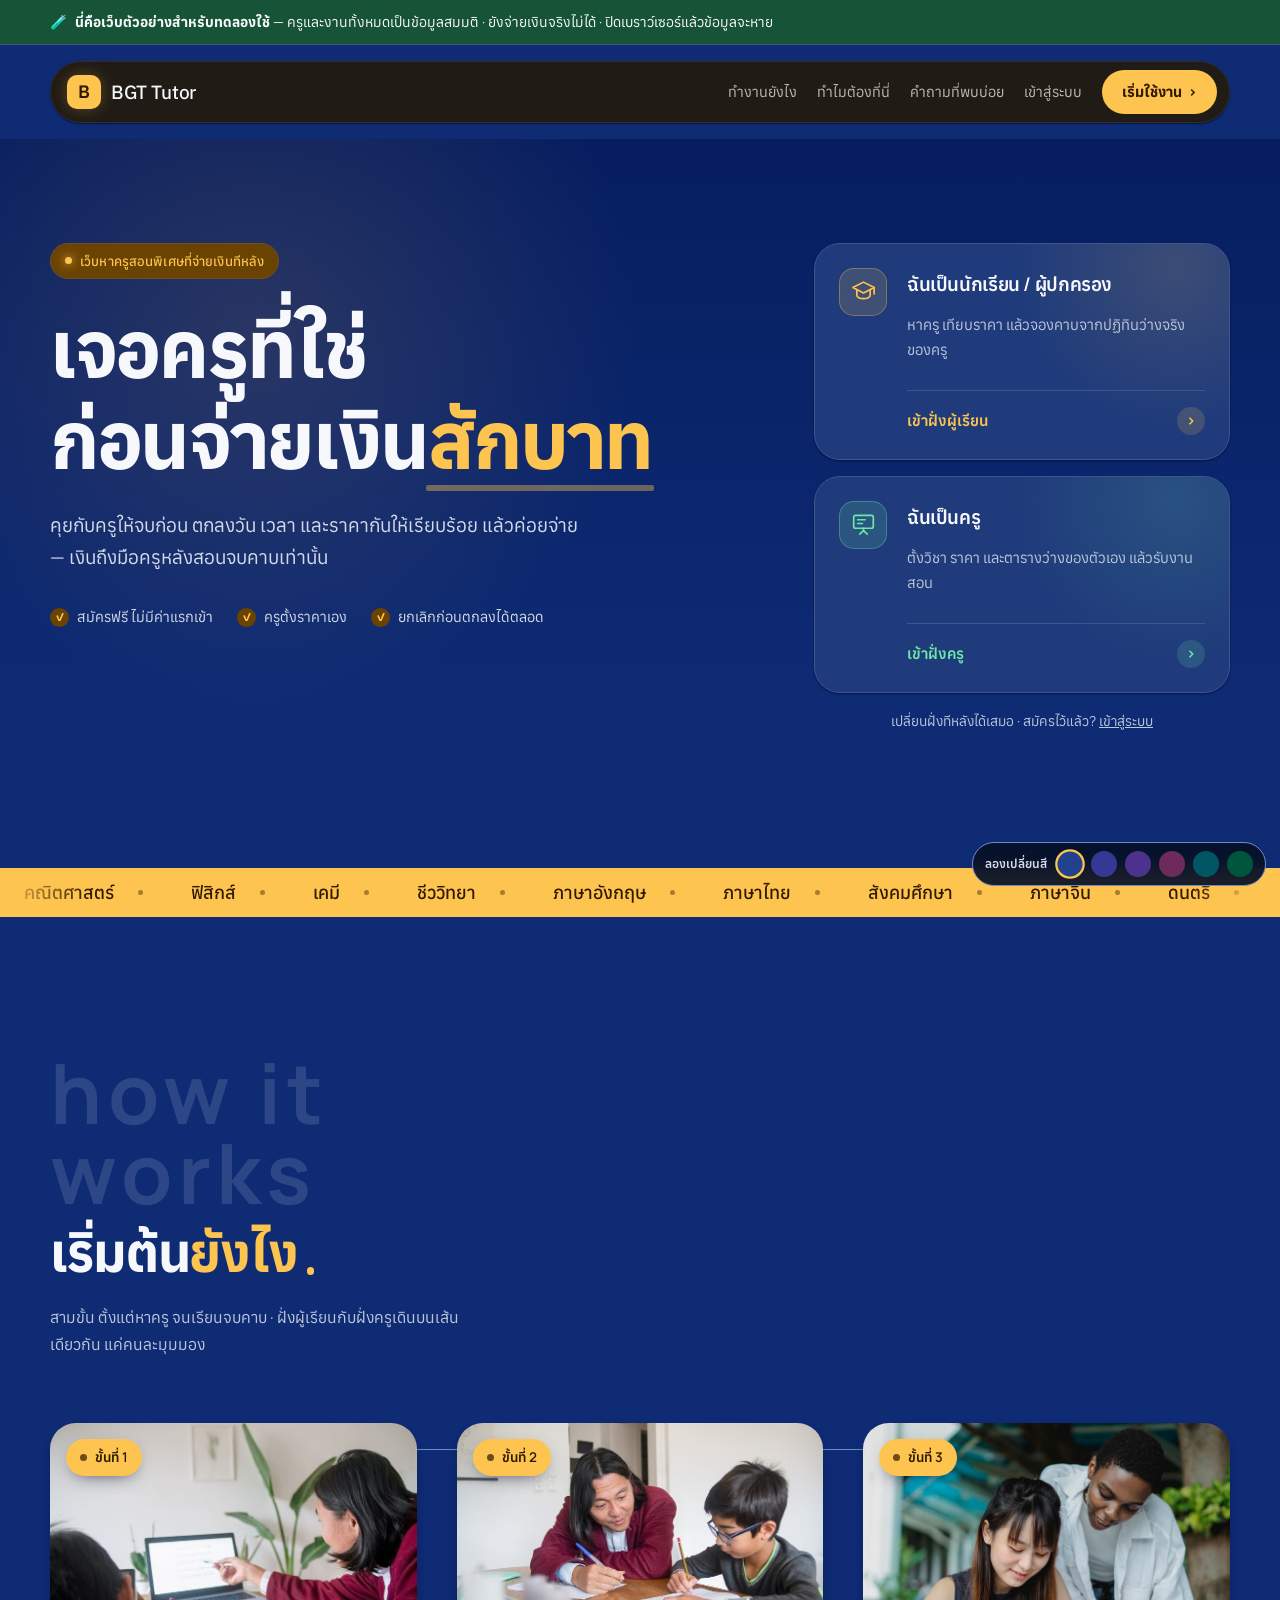
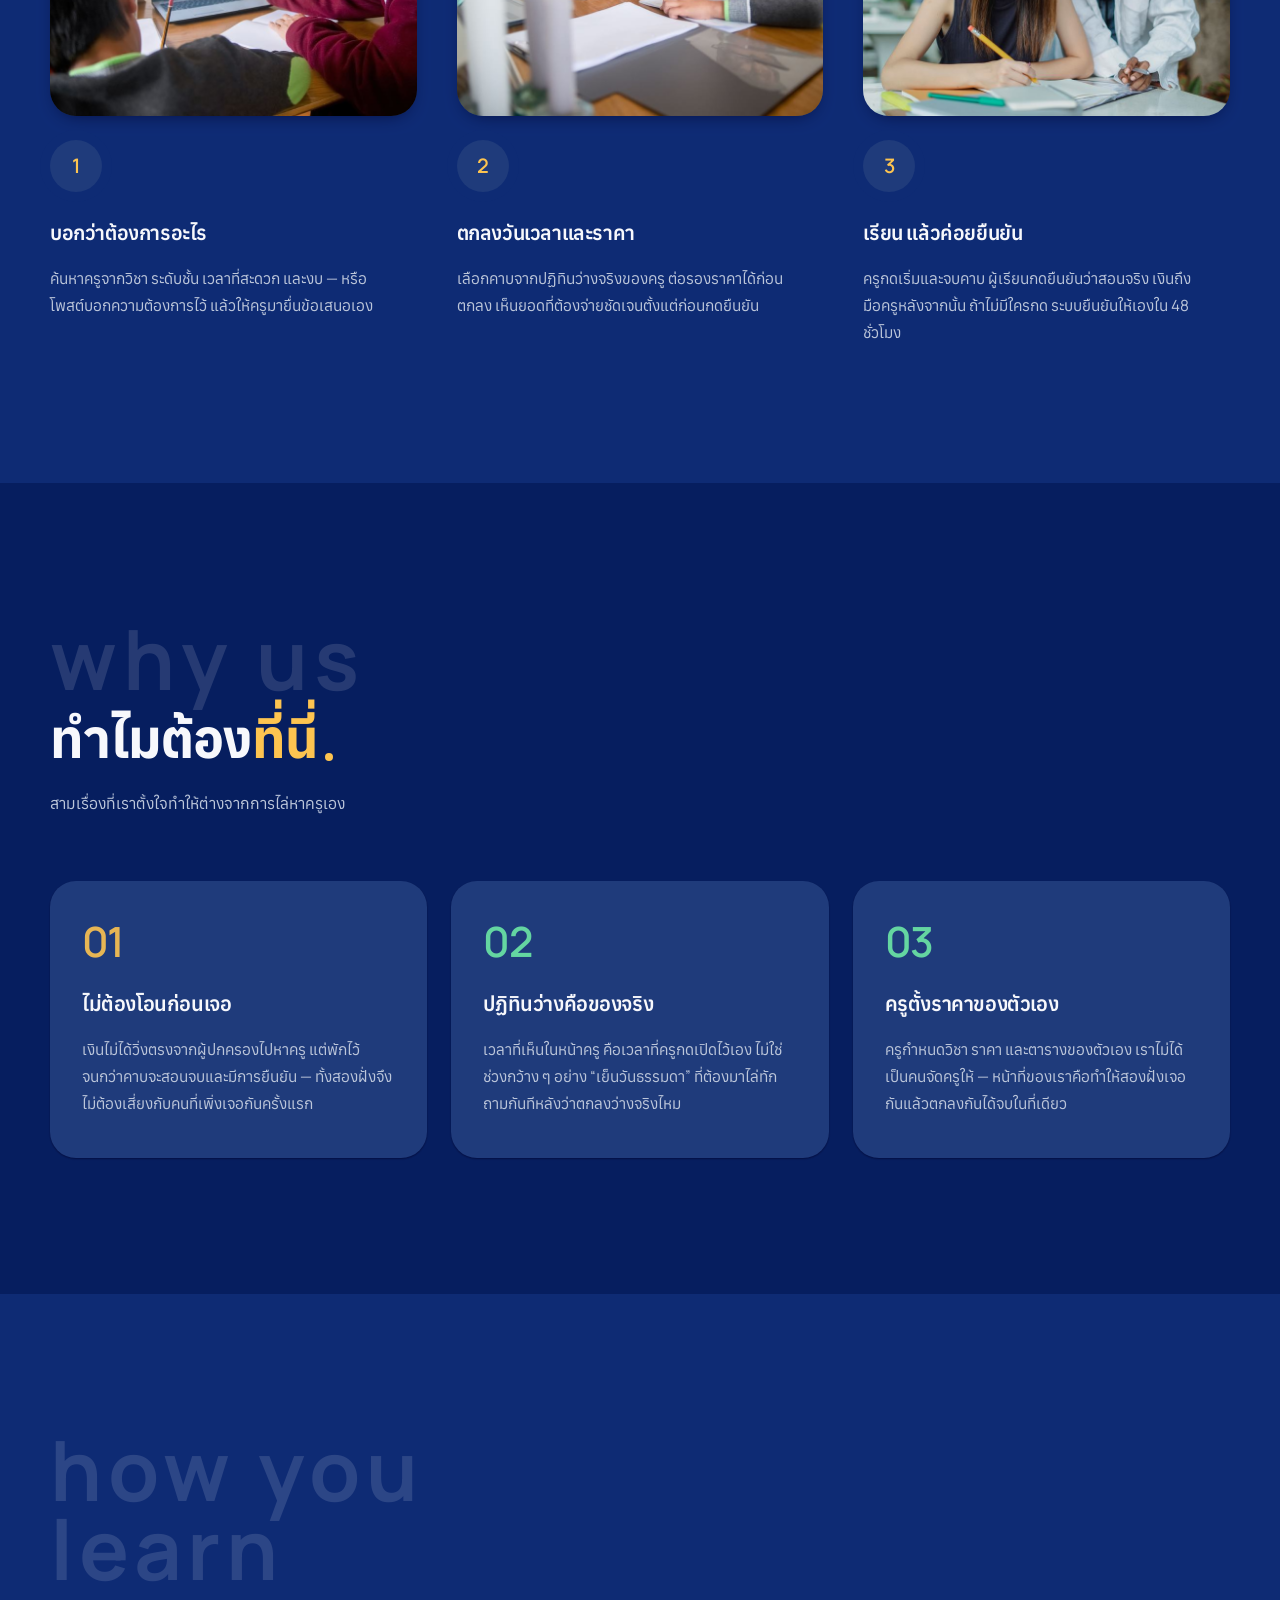
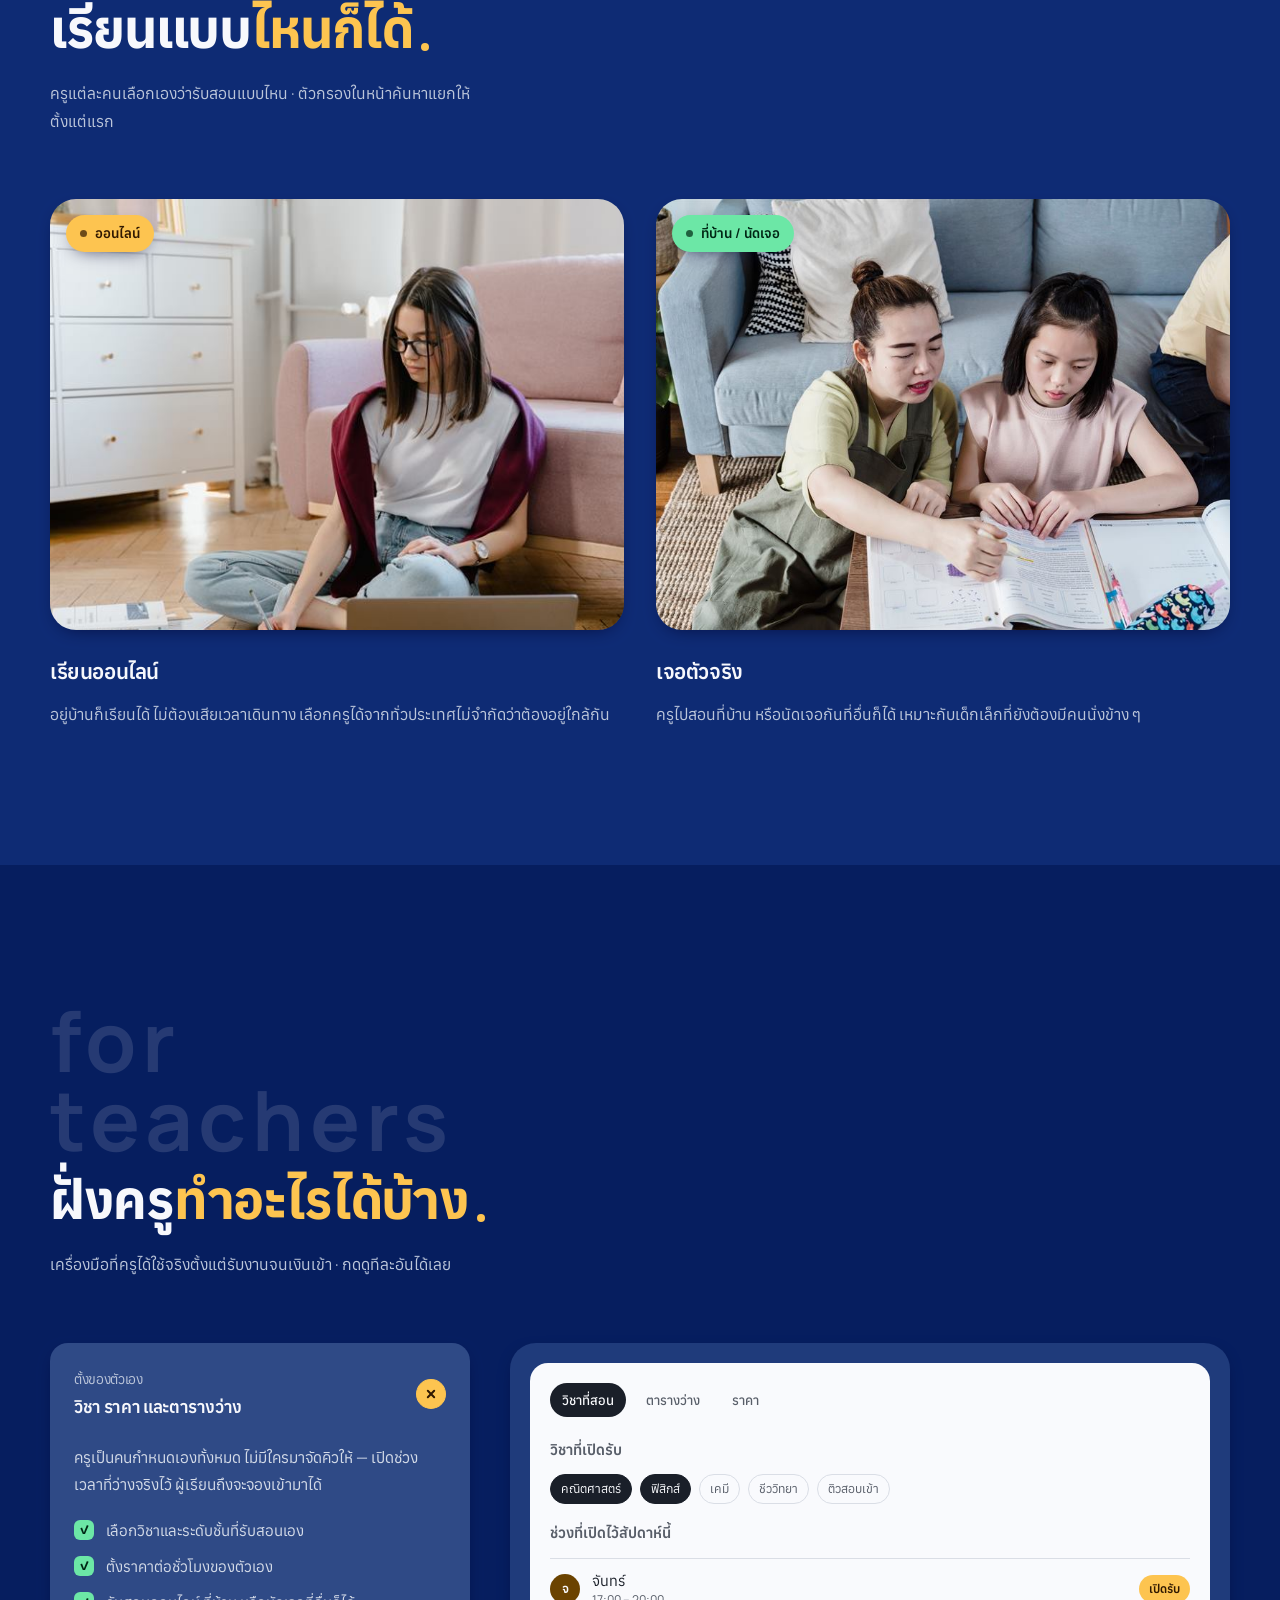
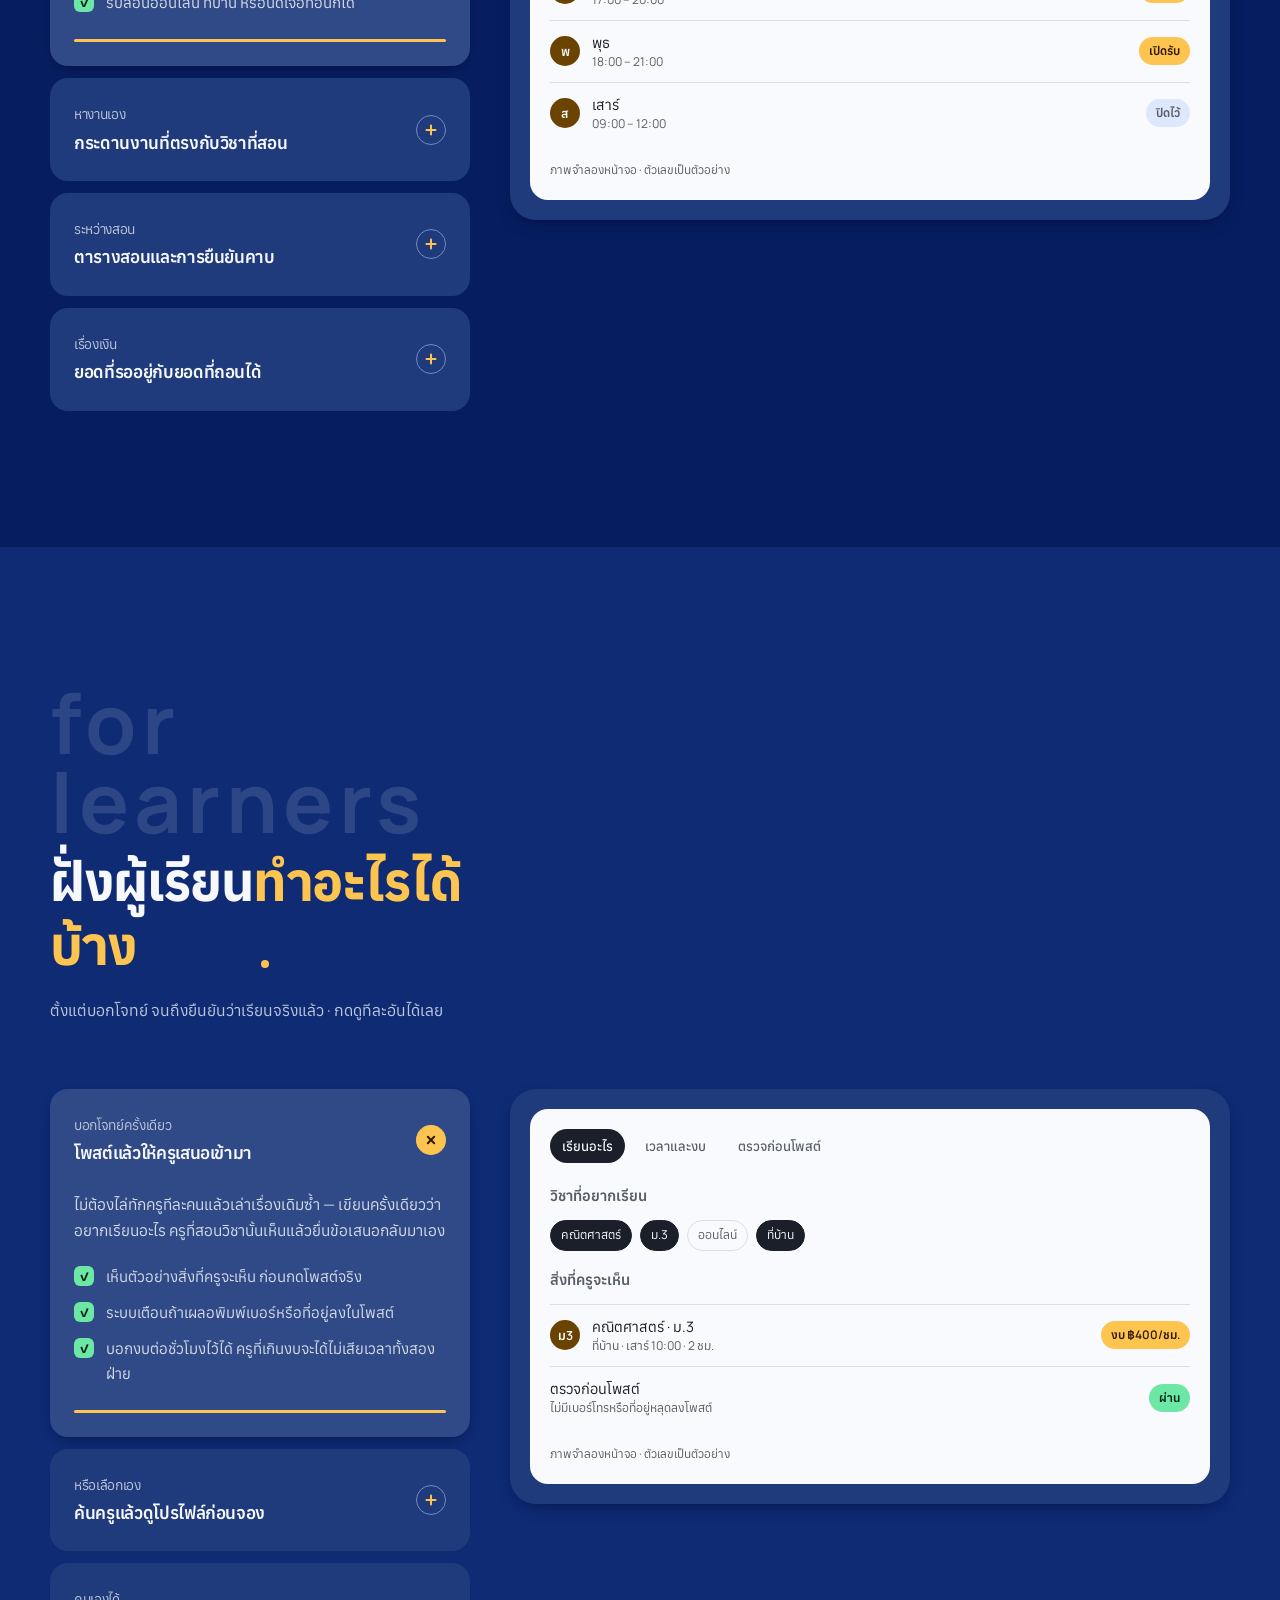
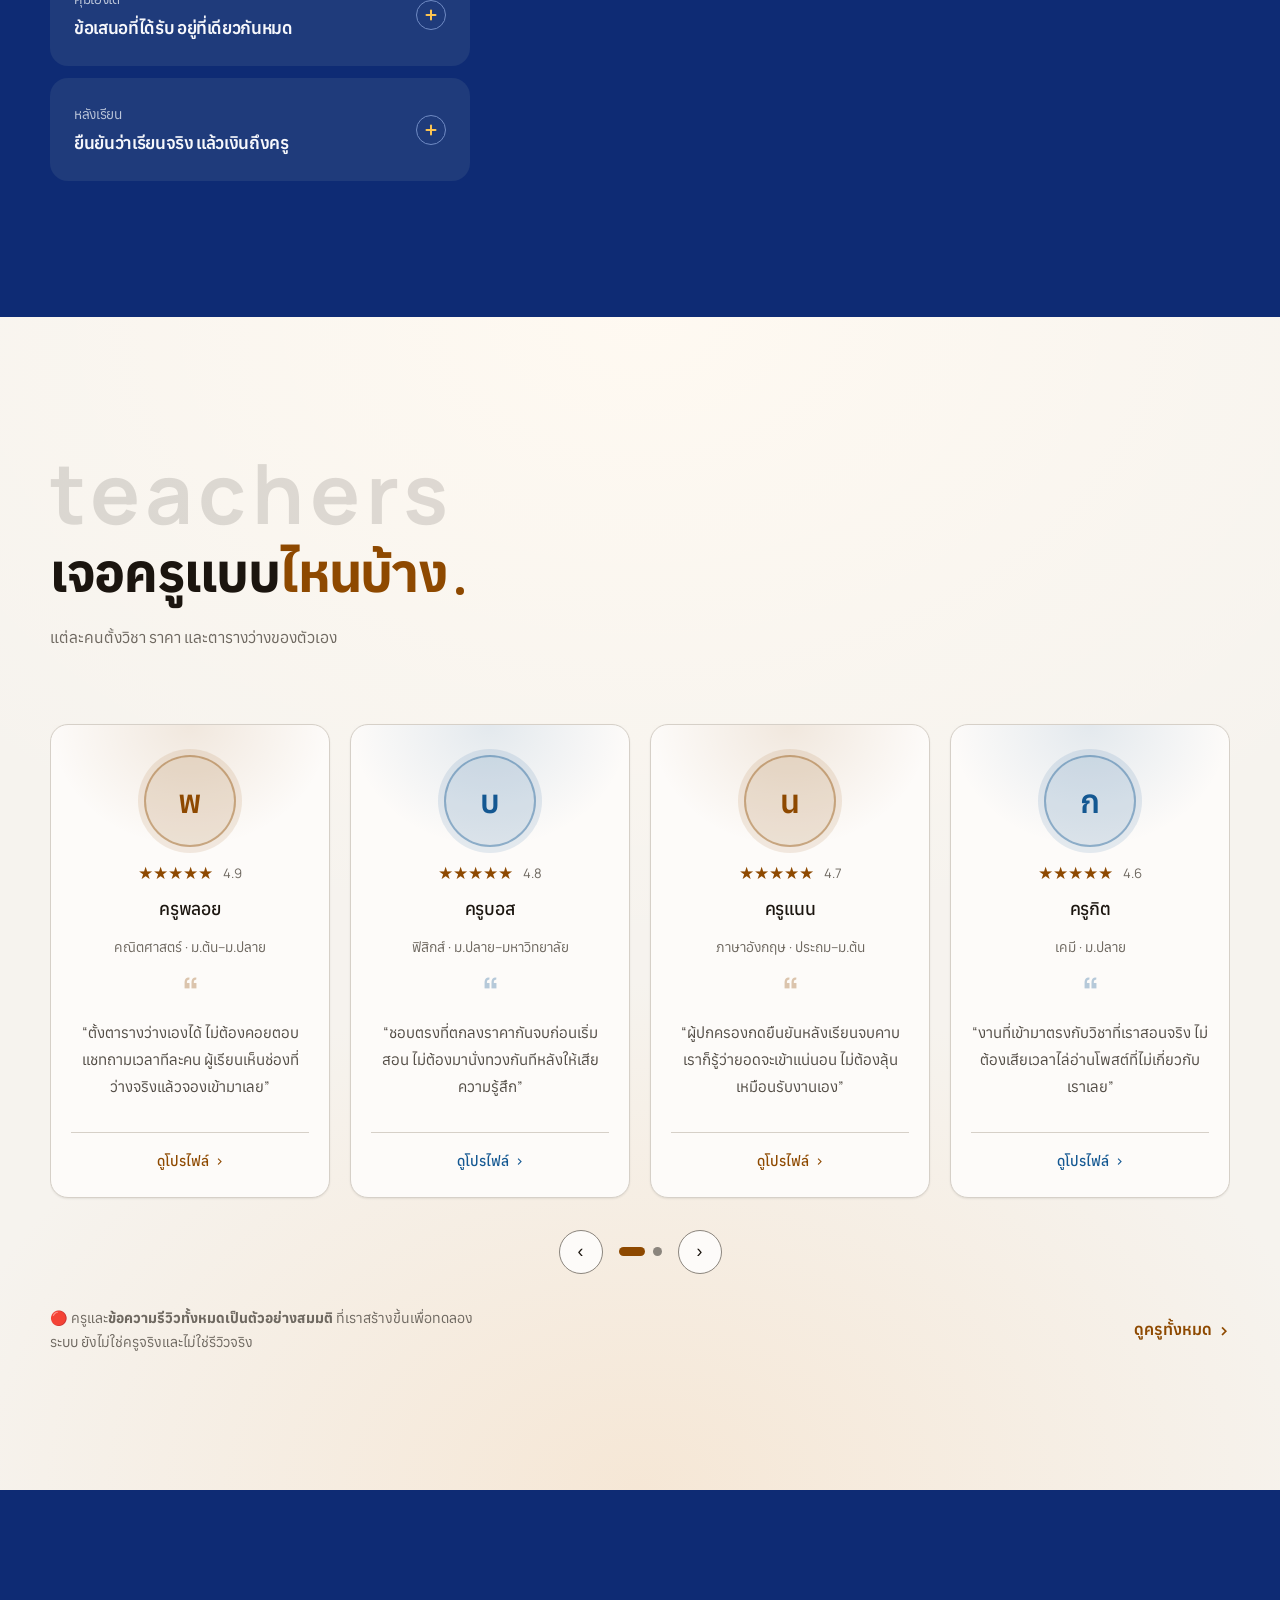
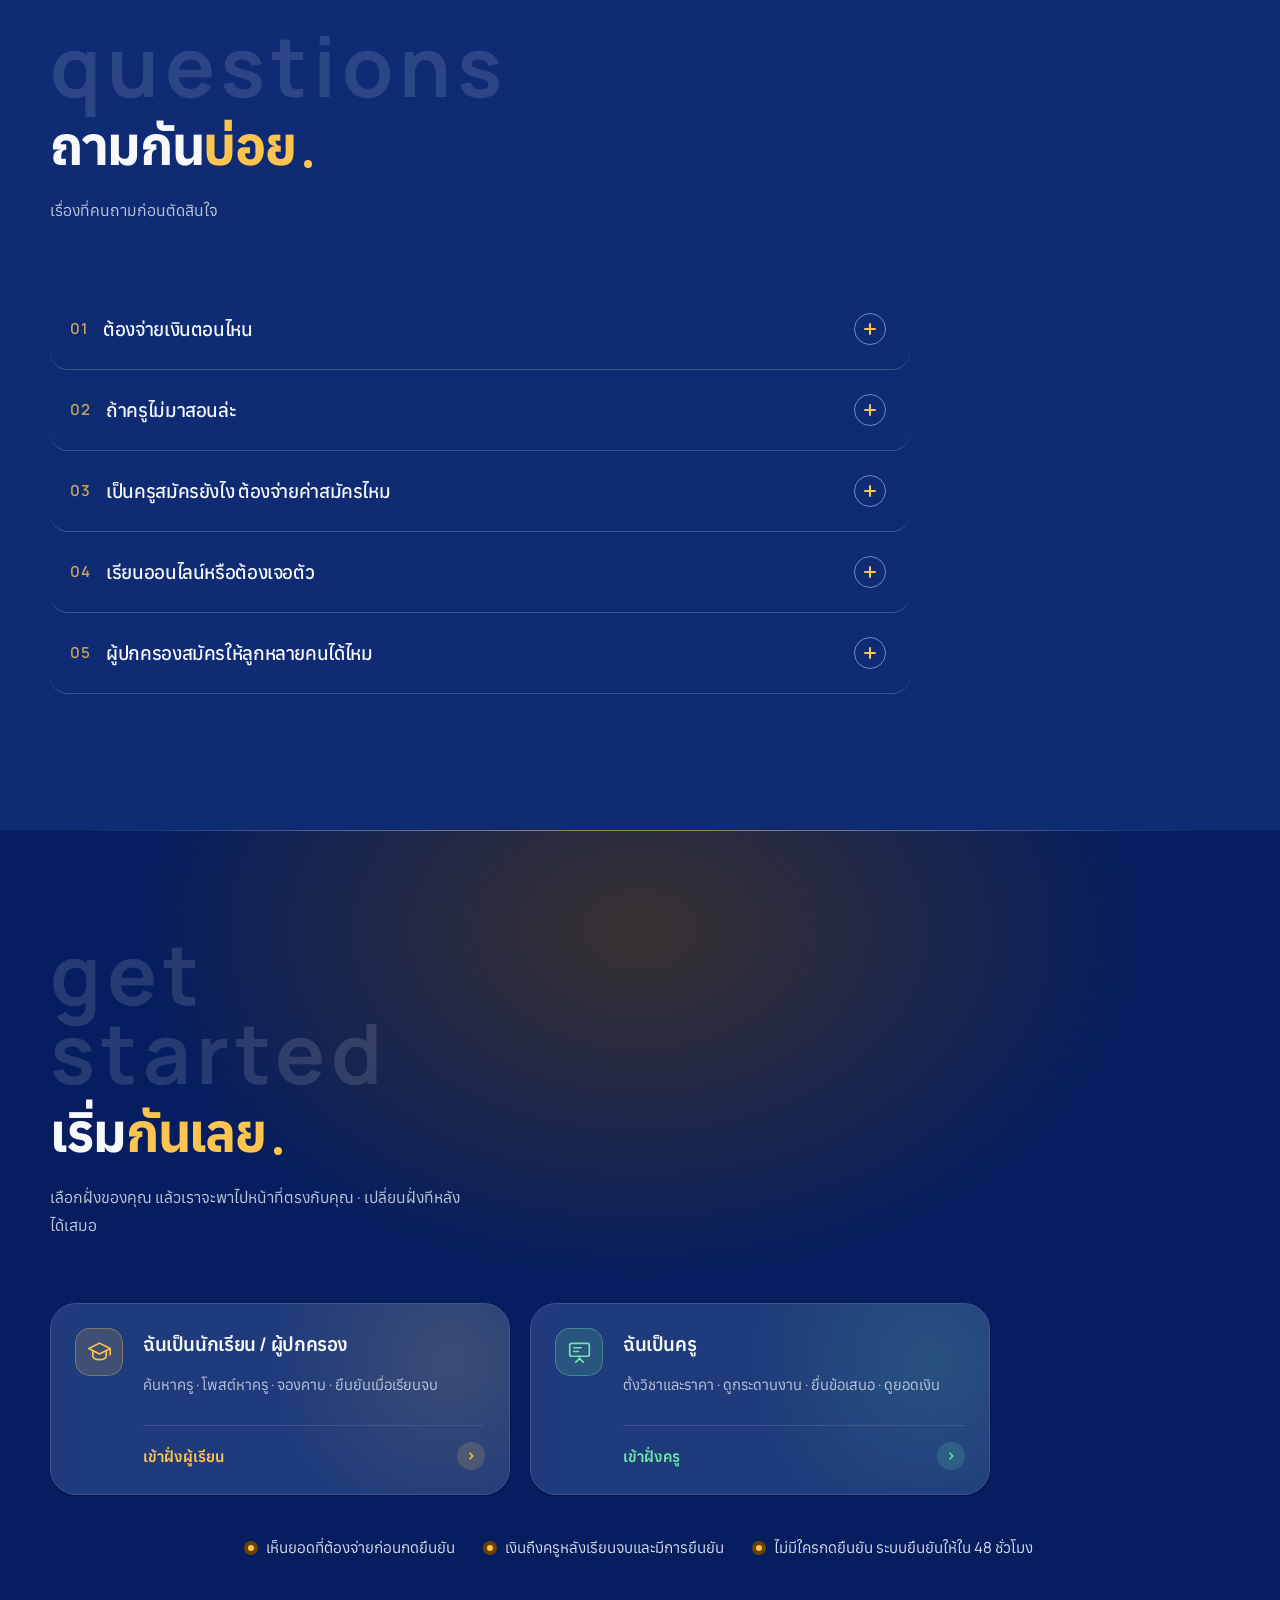
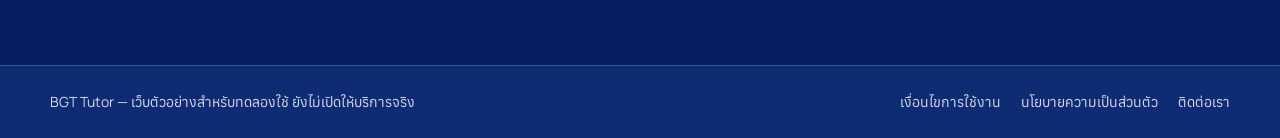
<file: index.html>
<!DOCTYPE html>
<!--
  หน้าแรกตัวจริง v2 — สร้าง 2026-08-27 · รื้อรอบ 2 ตามแนว Apple 2026-08-28

  🔴 ประวัติการเลือกธีม (อย่าวนกลับไปเสนอของที่ตกไปแล้ว):
     - "ครามสด" (คราม+ปะการัง พื้นสว่าง) -> ❌ Owner ตีตก: "ดูงานเขียนเว็บปี ค.ศ.2000-2002"
     - "หมึกกลางคืน" (พื้นเข้ม+เขียวมิ้นต์) -> ✅ ชอบพื้นเข้ม / ❌ เขียวมิ้นต์ "ประหลาดสำหรับเว็บการศึกษา"
     -> ธีมที่ใช้ = พื้นเข้มโทนอุ่น + เหลืองอำพัน (แสงโคมไฟอ่านหนังสือ)

  🍎 รอบ 2 — Owner สั่ง "ไปศึกษาเว็บ Apple" (LOG 186) สิ่งที่เอามาใช้:
     1. ซอยหน้าเป็น "แผ่น" (slab) เรียงลงมา แต่ละแผ่นจบในตัว มีพื้นหลังของตัวเอง
     2. แผ่นสลับพื้นหลัง — เข้ม / เข้มอ่อนลง / **แทรกแผ่นสว่าง 1 แผ่นกลางหน้า**
     3. หัวเรื่องแต่ละแผ่นใหญ่มากและวางกลาง + คำอธิบายบรรทัดเดียว
     4. CTA เป็นลิงก์ตัวหนังสือ + ลูกศร ไม่ใช่ปุ่มทึบ
     5. ทิ้งการ์ดขอบบาง -> เปลี่ยนเป็นแผ่นทึบมุมโค้งใหญ่ ไม่มีขอบ
     ❌ ไม่เอามา: รูปสินค้าเป็นพระเอก (เราไม่มีรูปจริง ใส่รูปสต็อกจะดูโหลกว่าเดิม)

  🔴 สำหรับ session ถัดไป:
  1. หน้านี้ประกาศสีเองใน :root "ทับ" tokens.css โดยตั้งใจ -> 10 หน้าที่ approve ไม่ถูกกระทบ
     ถ้า Owner เคาะ ต้องย้าย :root ไปทับ tokens.css + แก้ design.md + ไล่ดูทั้ง 11 หน้า
  2. กฎ design.md ที่แหกไว้: ข้อ 4 (พื้นเข้ม · สมอสี 72 · สีเน้น 2 ตัว · มีตารางเส้น+แสงจาง)
     ข้อ 5 (Kanit+Noto Sans Thai) · ข้อ 7 (motion 4 ชิ้น) · ข้อ 8 (ไม่มีปุ่มทึบเลย)
  3. ครูตัวอย่างเป็นข้อมูลสมมติ ห้ามใส่ตัวเลขที่ยังไม่มีจริง
-->
<html lang="th">
<head>
<meta charset="UTF-8">
<meta name="referrer" content="same-origin">
<meta name="viewport" content="width=device-width, initial-scale=1">
<meta name="color-scheme" content="dark">
<title>BGT Tutor — หาครูสอนพิเศษที่ใช่ สำหรับลูกคุณ</title>
<link rel="preconnect" href="https://fonts.googleapis.com">
<link rel="preconnect" href="https://fonts.gstatic.com" crossorigin>
<link href="https://fonts.googleapis.com/css2?family=Anuphan:wght@300..700&family=Manrope:wght@300..800&display=swap" rel="stylesheet">
<link rel="stylesheet" href="shared/tokens.css">
<link rel="stylesheet" href="shared/logo.css">
<style>
/* Hallmark · pre-emit critique: P5 H5 E5 S5 R4 V5
 * genre: atmospheric x modern-minimal · macrostructure: Marquee Hero + Feature Stack (แผ่นเรียง)
 * theme: หมึกอุ่น-อำพัน · nav: N5 Floating pill ติดหนึบ · footer: Ft2
 * enrichment: Tier-A pure CSS (ตารางเส้น + แสงอุ่น) · ไม่มีไฟล์รูปสักไฟล์
 * motion 4 ชิ้น: hero settle · reveal ตอนเลื่อน · แผ่นย่อยยก · ลูกศร FAQ หมุน
 */

/* ═══════ ธีม "น้ำเงินแบรนด์ + อำพัน" (v3 · 2026-08-30) ═══════
   🔴 ที่มา: Owner ส่งภาพ GoStudent + Outschool มาแล้วบอกว่าชอบทั้งคู่
   สิ่งที่ 2 เว็บนั้นมีเหมือนกันและของเดิม (v2) ไม่มี:
     1. พื้นไม่ใช่ "เทาเข้มกลาง ๆ" แต่เป็น **สีแบรนด์สด** เต็มพื้นที่
     2. สลับแผ่นสี <-> แผ่นสว่าง ตลอดหน้า
     3. รูปถ่ายจริงของคนเรียน + ป้ายกลมลอยบนรูป
     4. ตัวหนังสือหัวเรื่องหนากว่าปกติมาก
   -> v3 = เอาอำพันที่ Owner ผ่านแล้วมาวางบนพื้นน้ำเงินแทนพื้นเกือบดำ
      (อำพันบนน้ำเงิน = คู่สีเดียวกับปุ่มเหลืองบนพื้นม่วงของ Outschool)
   ⚠️ ห้ามขยับ lightness โดยไม่ตรวจ contrast ซ้ำ */
:root{
  /* 🔑 สีแบรนด์ทั้งชุดคุมด้วย 2 ตัวเลขนี้ตัวเดียว — เปลี่ยน 2 บรรทัดนี้ = เปลี่ยนสีทั้งเว็บ
     --bh = องศาสี (hue) · --bc = ความสด (chroma)
     ชุดสีสำเร็จอยู่ในบล็อก [data-theme] ข้างล่าง (แถบเลือกสีมุมจอเรียกใช้) */
  --bh: 264;      /* น้ำเงิน */
  --bc: 0.130;

  --paper:      oklch(32%   var(--bc)                       var(--bh));
  --paper-2:    oklch(27%   calc(var(--bc) * .92)           var(--bh));
  --surface:    oklch(37%   calc(var(--bc) * .88)           var(--bh));
  --surface-2:  oklch(42%   calc(var(--bc) * .81)           var(--bh));

  --ink:        oklch(98%   0.005 var(--bh));
  --ink-2:      oklch(89%   0.020 var(--bh));
  /* 82.5% ไม่ใช่ 81% — ที่ 81% ชุดสี teal ตกเกณฑ์ที่ 4.45:1 (วัดจริง 2026-08-30) */
  --muted:      oklch(82.5% 0.030 var(--bh));

  --accent:      oklch(85%   0.145 82);   /* เหลืองอำพัน — สีเน้นเดิมที่ Owner ผ่านแล้ว */
  --accent-text: oklch(85%   0.145 82);
  --accent-ink:  oklch(24%   0.060 70);
  --accent-soft: oklch(42%   0.090 72);

  --accent-2:      oklch(84% 0.145 158);  /* เขียวมิ้นต์ = สีรอง แยกฝั่งครู (ท่า GoStudent) */
  --accent-2-text: oklch(84% 0.145 158);
  --accent-2-soft: oklch(40% 0.080 158);

  --rule:    oklch(46% calc(var(--bc) * .7) var(--bh));
  --rule-2:  oklch(64% calc(var(--bc) * .7) var(--bh));
  --focus:   oklch(85% 0.145 82);
  --subject: oklch(84% 0.145 158);
  --subject-ink: oklch(24% 0.060 158);

  /* 🔤 ฟอนต์ชุดใหม่ 2026-08-30 (LOG 193) — เลิกใช้ Kanit
     เหตุผล: Owner ว่า "ฟอนต์มันดูไม่มืออาชีพเลย" · Kanit เป็นฟอนต์ display ที่ใช้เกลื่อน
     ในโฆษณาไทย/ปกคลิป เลยอ่านแล้วรู้สึกทั่วไป ยิ่งน้ำหนัก 700 ยิ่งชัด
     🔑 เรียง Manrope ไว้หน้า Anuphan โดยตั้งใจ:
        Manrope ไม่มีชุดอักษรไทย -> ตัวอังกฤษกับตัวเลขได้ Manrope (ฟอนต์ตัวจริงของ GoStudent)
        ส่วนตัวไทยตกไปใช้ Anuphan (Cadson Demak) โดยอัตโนมัติ = ได้ทั้งสองอย่างในสแตกเดียว
     ⚠️ ห้ามสลับลำดับ ถ้าเอา Anuphan ขึ้นก่อน ตัวอังกฤษจะไม่ได้ Manrope */
  --f-display: 'Manrope','Anuphan','Noto Sans Thai',system-ui,sans-serif;
  --f-body:    'Manrope','Anuphan','Noto Sans Thai','Leelawadee UI',Tahoma,sans-serif;

  --s1:4px; --s2:8px; --s3:12px; --s4:16px; --s5:20px; --s6:24px;
  --s8:32px; --s10:40px; --s12:48px; --s16:64px; --s20:80px; --s24:104px; --s32:136px;

  --r-sm:8px; --r-md:12px; --r-lg:18px; --r-xl:26px; --r-pill:999px;

  --ease-out:cubic-bezier(.16,1,.3,1);
  --dur-1:130ms; --dur-2:220ms; --dur-3:520ms;

  --lift-1:0 1px 2px oklch(12% .09 var(--bh)/.55);
  --lift-2:0 6px 18px -8px oklch(12% .09 var(--bh)/.75);
  --lift-3:0 22px 46px -22px oklch(12% .09 var(--bh)/.9);
}

/* ═══════ แผ่นสว่าง — ท่าของ Apple: แทรกแผ่นสว่างกลางหน้ามืด ═══════
   สลับค่า token เฉพาะในขอบเขตนี้ ไม่ได้แตะ :root
   ผ่าน WCAG ครบ 9 คู่ — เนื้อความ 16.37:1 · ลิงก์อำพันเข้ม 6.11:1 · ขอบ 3.29:1 */
.slab--light{
  --paper:      oklch(96.5% 0.008 78);
  --paper-2:    oklch(93.5% 0.010 78);
  --surface:    oklch(99%   0.004 78);
  --surface-2:  oklch(93.5% 0.010 78);
  --ink:        oklch(20%   0.015 68);
  --ink-2:      oklch(42%   0.014 70);
  --muted:      oklch(52%   0.014 70);
  --accent-text:   oklch(48% 0.125 62);   /* อำพันเข้มขึ้น เพื่ออ่านออกบนพื้นสว่าง */
  --accent-soft:   oklch(93% 0.045 72);
  --accent-2-text: oklch(45% 0.115 250);
  --accent-2-soft: oklch(92% 0.040 250);
  --rule:    oklch(86% 0.013 78);   /* เข้มขึ้นนิดเพื่อให้ขอบการ์ดขาวยังเห็นบนพื้นไล่สี */
  --rule-2:  oklch(62% 0.014 78);
  --focus:   oklch(48% 0.125 62);
  --subject: oklch(45% 0.100 152);
  --subject-ink: oklch(99% 0.004 78);
  --lift-1:0 1px 2px oklch(20% .015 68/.08);
  --lift-2:0 8px 22px -10px oklch(20% .015 68/.22);
  --lift-3:0 22px 46px -22px oklch(20% .015 68/.3);
  color:var(--ink);
  /* ลูกเล่นที่ยืมจาก orange-thailand: พื้นไล่สีอุ่นอ่อน ๆ ไม่ใช่พื้นเรียบตัน
     ⚠️ จุดที่เข้มสุดของไล่สี = oklch(93.5%) -> หมึก 20% ยังได้ 14.9:1 (เกณฑ์ 4.5) */
  background:
    radial-gradient(120% 90% at 50% 0%, oklch(98.5% .012 78) 0%, transparent 60%),
    radial-gradient(90% 70% at 50% 100%, oklch(93.5% .028 72) 0%, transparent 62%),
    var(--paper);
}

*{box-sizing:border-box}
html,body{margin:0;padding:0;overflow-x:clip}
html{scroll-behavior:smooth;background:oklch(16.5% .010 68)}
@media (prefers-reduced-motion: reduce){html{scroll-behavior:auto}}
body{
  background:var(--paper);color:var(--ink);font-family:var(--f-body);
  line-height:1.7;-webkit-font-smoothing:antialiased;text-rendering:optimizeLegibility;
}
a{color:inherit}
:focus-visible{outline:2px solid var(--focus);outline-offset:3px;border-radius:var(--r-sm)}
.wrap{width:min(1180px,100% - 44px);margin-inline:auto}
@media(max-width:430px){.wrap{width:min(1180px,100% - 28px)}}

.skip{position:absolute;left:-9999px}
.skip:focus{
  left:var(--s4);top:var(--s4);z-index:600;background:var(--surface);color:var(--ink);
  padding:var(--s3) var(--s4);border-radius:var(--r-md);box-shadow:var(--lift-3);
  min-height:44px;display:inline-flex;align-items:center;
}

/* ── แถบพูดความจริงว่ายังเป็นต้นแบบ (SYSTEM ข้อ 7) ────────────── */
.proto{background:var(--accent-2-soft);color:var(--ink);font-size:.875rem;border-bottom:1px solid var(--rule)}
.proto .wrap{padding:10px 0;display:flex;gap:var(--s2);align-items:flex-start}

/* ── N5 Floating pill · ติดหนึบบนสุด ────────────────────────── */
.nav{position:sticky;top:0;z-index:200;padding-block:var(--s4);transition:padding var(--dur-2) var(--ease-out)}
.nav::before{content:"";position:absolute;inset:0;background:oklch(16.5% .010 68);opacity:0;
  transition:opacity var(--dur-2) var(--ease-out)}
.nav.is-stuck{padding-block:var(--s2)}
.nav.is-stuck::before{opacity:1}
.pill{
  position:relative;width:min(1180px,100% - 44px);margin-inline:auto;
  display:flex;align-items:center;gap:var(--s4);
  background:oklch(22.5% .013 68);border:1px solid oklch(30% .012 68);border-radius:var(--r-pill);
  padding:var(--s2) var(--s3) var(--s2) var(--s4);min-height:60px;box-shadow:var(--lift-1);
  transition:box-shadow var(--dur-2) var(--ease-out),border-color var(--dur-2) var(--ease-out);
  color:oklch(98% .005 260);
}
.nav.is-stuck .pill{box-shadow:0 6px 18px -8px oklch(12% .09 264/.75);border-color:oklch(64% .09 264)}
@media(max-width:430px){.pill{width:min(1180px,100% - 28px);border-radius:var(--r-lg)}}
.nav-links{margin-inline-start:auto;display:flex;align-items:center;gap:var(--s2) var(--s5);
  font-size:.9rem;flex-wrap:wrap;justify-content:flex-end}
.nav-links a{
  min-height:44px;display:inline-flex;align-items:center;text-decoration:none;
  color:oklch(79% .012 78);white-space:nowrap;position:relative;
}
.nav-links a::after{
  content:"";position:absolute;left:0;right:0;bottom:11px;height:2px;background:oklch(85% .145 82);
  transform:scaleX(0);transform-origin:left;transition:transform var(--dur-2) var(--ease-out);
}
.nav-links a:hover{color:oklch(98% .005 260)}
.nav-links a:hover::after{transform:scaleX(1)}
.nav-side{color:oklch(81% .03 260);white-space:nowrap;font-size:.86rem}
@media(max-width:700px){.nav-links .hide-sm{display:none}}

/* ══════════════ แผ่น (slab) — หน่วยหลักของหน้านี้ ══════════════
   Apple: แต่ละก้อนจบในตัว มีพื้นหลังของตัวเอง เว้นบน-ล่างเยอะ */
.slab{padding-block:var(--s32);position:relative;overflow:clip}
@media(max-width:760px){.slab{padding-block:var(--s20)}}
.slab--dim{background:var(--paper-2)}
.slab--tight{padding-block:var(--s24)}

/* หัวแผ่น — ชิดซ้าย (ท่า Orange · อ่านลื่นกว่าวางกลาง)
   ลำดับ: หมุดคำใหญ่ -> ป้ายเล็ก -> หัวเรื่อง -> บรรทัดขยาย */
.slab-head{text-align:left;max-width:34ch;margin-bottom:var(--s16)}
@media(max-width:760px){.slab-head{margin-bottom:var(--s10)}}
.slab-head.is-wide{max-width:42ch}

/* 🔴 หมุดคำใหญ่ — ยืมท่า Orange (เขาใช้ 68-85px หนา 900 ถ่าง 15px)
   ⚠️ ใช้ "คำอังกฤษ" เท่านั้น ห้ามใช้ภาษาไทย — ถ่างตัวอักษรกว้างแบบนี้
      จะทำให้สระบน-ล่าง/วรรณยุกต์ของไทยหลุดจากพยัญชนะ (กับดักเดียวกับตัวหนังสือแนวตั้ง)
   เว็บ Orange เองก็เป็นเว็บไทยแต่ใช้หมุดเป็นอังกฤษเหมือนกัน */
.slab-mark{
  display:block;font-family:var(--f-display);font-weight:700;
  font-size:clamp(2.4rem,7vw,5.2rem);line-height:.95;letter-spacing:.07em;
  color:var(--ink);opacity:.13;margin:0 0 var(--s2);
  text-transform:lowercase;user-select:none;
}
/* ❌ .eyebrow-sm ถูกตัดทิ้ง 2026-08-28 — 2 เหตุผล:
   1. ซ้ำซ้อนกับหมุดคำใหญ่ที่บอกหมวดอยู่แล้ว
   2. 🔴 ป้ายเป็นภาษาไทยแต่ถ่างตัวอักษรกว้างแบบ Orange (.26em) -> สระบน-ล่างหลุดจากพยัญชนะ
      (กับดักเดียวกับ HP1 vertical-rail ที่ Owner ทักไปแล้ว) */
/* น้ำหนัก 500 ไม่ใช่ 600 — ท่า Orange: ความเด่นมาจาก "ขนาด" ไม่ใช่ "ความหนา" */
/* ⚠️ ใช้ break-word ไม่ใช่ anywhere — anywhere ตัดกลางคำไทยได้ (สระ/วรรณยุกต์แยกจากพยัญชนะ)
   break-word ตัดเฉพาะตอนคำยาวเกินกล่องจริง ๆ และปล่อยให้เบราว์เซอร์ตัดคำไทยตามหลักภาษา */
.slab-head h2{
  font-family:var(--f-display);font-weight:700;
  font-size:clamp(1.9rem,4.6vw,3.3rem);line-height:1.22;letter-spacing:-.025em;
  margin:0;overflow-wrap:break-word;
}
.slab-head h2 em{font-style:normal;color:var(--accent-text);position:relative}   /* คำเน้นสีอำพัน 1 คำต่อหัวข้อ */
/* จุดกลมเล็กท้ายหัวข้อ — ลายเซ็นที่ยืมจาก orange-thailand
   🔴 ต้องเป็น position:absolute เท่านั้น
      ลองมาแล้ว 2 แบบและพังทั้งคู่ (2026-08-28): ::after ของ h2 และ inline-block ใน em
      -> จุดกินความกว้างบรรทัด แล้วตกไปอยู่บรรทัดใหม่คนเดียว (วัดได้ em มี 2 กล่อง คนละบรรทัด)
      absolute = ไม่เข้าไปยุ่งกับการตัดบรรทัดเลย */
.slab-head h2 em::after{
  content:"";position:absolute;left:100%;bottom:.24em;
  width:.15em;height:.15em;border-radius:50%;background:var(--accent-text);
  margin-inline-start:.16em;
}
.slab-sub{
  margin:var(--s5) 0 0;max-width:54ch;color:var(--muted);font-size:.98rem;line-height:1.75;
}

/* ลิงก์แบบ Apple: ตัวหนังสือ + ลูกศร ไม่มีกล่อง ไม่มีพื้น */
.chevlink{
  font-family:var(--f-display);font-weight:600;font-size:1rem;color:var(--accent-text);
  text-decoration:none;min-height:44px;display:inline-flex;align-items:center;gap:6px;
}
.chevlink .arw{transition:transform var(--dur-2) var(--ease-out);font-size:1.15em;line-height:1}
.chevlink:hover .arw{transform:translateX(4px)}
.chevlink:hover{text-decoration:underline;text-underline-offset:6px}
.chevlink--2{color:var(--accent-2-text)}
.link-row{display:flex;gap:var(--s4) var(--s8);flex-wrap:wrap;margin-top:var(--s10)}

/* ปุ่มทึบทรงแคปซูล — ท่า Orange (เขาใช้ "GET A QUOTE" สีทอง)
   🔴 มีได้ปุ่มเดียวทั้งหน้า และต้องไม่ใช่ปุ่มเลือกฝั่ง (2 ประตูต้องเท่ากัน ห้ามชี้นำ)
      -> วางไว้ที่แถบบน ทำหน้าที่แค่ "พาลงไปที่ช่องเลือกฝั่ง" ไม่ได้เลือกฝั่งแทนคน */
.btn-pill{
  background:oklch(85% .145 82);color:oklch(24% .06 70);
  /* 700 ไม่ใช่ 600 — Owner สั่ง 2026-08-30 "ฟอนต์ไทยในปุ่มขอตัวหนาหน่อย ให้สะดุดตา แต่ไม่หนาเกินไป"
     Anuphan ที่น้ำหนักเดียวกันดูบางกว่า Manrope อยู่แล้ว ปุ่มไทยเลยต้องขยับขึ้นหนึ่งขั้น */
  font-family:var(--f-display);font-weight:700;font-size:.9rem;
  border-radius:var(--r-pill);padding:0 var(--s5);min-height:42px;
  display:inline-flex;align-items:center;gap:6px;text-decoration:none;white-space:nowrap;
  transition:transform var(--dur-1) var(--ease-out),box-shadow var(--dur-2) var(--ease-out);
}
.btn-pill:hover{transform:translateY(-1px);box-shadow:0 6px 18px -6px oklch(80% .135 72/.5)}
.btn-pill:active{transform:translateY(0)}
.nav-links a.btn-pill::after{display:none}
/* 🔴 ต้องเขียน .nav-links a.btn-pill (ไม่ใช่ .btn-pill เฉย ๆ)
   เพราะ .nav-links a มีน้ำหนัก selector สูงกว่า จะทับสีตัวหนังสือของปุ่มจนเหลือ 1.01:1
   (Owner เจอเอง 2026-08-28 — ปุ่ม "เริ่มใช้งาน" กลืนกับพื้นปุ่ม)
   ⚠️ ห้ามเปลี่ยนเป็นสีขาว: ขาวบนอำพัน = 1.85:1 ยังตกเกณฑ์ · น้ำตาลเข้มนี้ = 9.52:1 */
.nav-links a.btn-pill,
.nav-links a.btn-pill:hover{color:oklch(24% .06 70)}

/* ══════ แผ่น "ฝั่งครูทำอะไรได้บ้าง" — ท่า Bobbin (Owner ส่งภาพมา 2026-08-30) ══════
   โครงที่ยืมมา: ซ้าย = รายการพับได้ · ขวา = หน้าจอจำลองของแอปที่สลับตามหัวข้อที่เปิด
   ใบที่เปิด = การ์ดสว่าง + รายการติ๊กถูก + เส้นอำพันปิดท้ายใบ
   🔴 หน้าจอจำลองวาดด้วย CSS ล้วน ไม่มีไฟล์รูป — และต้องตรงกับของที่ระบบทำได้จริงเท่านั้น
      ห้ามวาดฟีเจอร์ที่ยังไม่มี (กฎเหล็กข้อ 1: ห้ามขึ้นจอเป็นคำสัญญา) */
.feat{display:grid;gap:var(--s8);grid-template-columns:minmax(0,1fr);align-items:start}
@media(min-width:980px){.feat{grid-template-columns:minmax(0,420px) minmax(0,1fr);gap:var(--s10)}}
.feat-list{display:flex;flex-direction:column;gap:var(--s3)}

.fcard{
  background:var(--surface);border-radius:var(--r-lg);overflow:hidden;
  transition:background var(--dur-2) var(--ease-out),box-shadow var(--dur-2) var(--ease-out);
}
.fcard[open]{background:var(--surface-2);box-shadow:var(--lift-2)}
.fcard summary{
  cursor:pointer;list-style:none;display:flex;align-items:center;gap:var(--s4);
  padding:var(--s6);min-height:44px;
  font-family:var(--f-display);font-weight:600;font-size:1.08rem;letter-spacing:-.02em;
}
.fcard summary::-webkit-details-marker{display:none}
.fcard .ftitle{flex:1 1 auto;min-width:0}
.fcard .flabel{
  display:block;font-family:var(--f-body);font-weight:400;font-size:.86rem;
  color:var(--muted);margin-bottom:2px;
}
/* ปุ่มกลม + -> × (ท่าเดียวกับ Bobbin: ปิดเป็นวงเปล่า เปิดเป็นวงอำพันทึบ) */
.fx{
  flex:none;position:relative;width:30px;height:30px;border-radius:50%;
  border:1px solid var(--rule-2);
  transition:transform var(--dur-2) var(--ease-out),background var(--dur-2) var(--ease-out),
             border-color var(--dur-2) var(--ease-out);
}
.fx::before,.fx::after{
  content:"";position:absolute;left:50%;top:50%;width:11px;height:2px;border-radius:2px;
  background:var(--accent);transform:translate(-50%,-50%);
}
.fx::after{transform:translate(-50%,-50%) rotate(90deg)}
.fcard[open] .fx{transform:rotate(135deg);background:var(--accent);border-color:var(--accent)}
.fcard[open] .fx::before,.fcard[open] .fx::after{background:var(--accent-ink)}
.fcard-body{padding:0 var(--s6) var(--s6)}
.fcard-body>p{margin:0 0 var(--s5);color:var(--ink-2);font-size:.96rem;line-height:1.75}
.fticks{list-style:none;margin:0;padding:0;display:flex;flex-direction:column;gap:var(--s3)}
.fticks li{display:flex;align-items:flex-start;gap:var(--s3);font-size:.94rem;color:var(--ink-2);line-height:1.6}
.fticks .tk{
  flex:none;width:20px;height:20px;border-radius:6px;margin-top:1px;
  background:var(--accent-2);color:oklch(24% .06 158);
  display:grid;place-items:center;font-size:12px;font-weight:700;
}
/* เส้นอำพันปิดท้ายใบที่เปิด — ลายเซ็นของ Bobbin */
.fcard[open] .fcard-body::after{
  content:"";display:block;height:3px;border-radius:3px;background:var(--accent);
  margin-top:var(--s6);
}

/* ── หน้าจอจำลอง (ขวา) ─────────────────────────────────────── */
.feat-view{
  position:relative;border-radius:var(--r-xl);padding:var(--s5);
  background:var(--surface);box-shadow:var(--lift-2);
}
@media(min-width:980px){.feat-view{position:sticky;top:96px}}
.mock{
  --m-paper:oklch(98.5% .004 var(--bh));
  --m-line: oklch(90%   .012 var(--bh));
  --m-ink:  oklch(24%   .020 var(--bh));
  --m-ink2: oklch(48%   .020 var(--bh));
  background:var(--m-paper);color:var(--m-ink);
  border-radius:var(--r-lg);padding:var(--s5);min-height:330px;
  font-size:.9rem;
}
.mock[hidden]{display:none}
.mock-tabs{display:flex;gap:var(--s2);flex-wrap:wrap;margin-bottom:var(--s5)}
.mock-tab{
  font-family:var(--f-display);font-weight:500;font-size:.82rem;
  padding:6px 12px;border-radius:var(--r-pill);color:var(--m-ink2);
}
.mock-tab.is-on{background:var(--m-ink);color:var(--m-paper)}
.mock h4{font-family:var(--f-display);font-weight:600;font-size:.92rem;margin:0 0 var(--s3);color:var(--m-ink2)}
/* auto-fit ไม่ใช่ repeat(3) — ที่จอ 320px ช่องจะแคบเหลือ 63px ตัวเลขเบียดกัน (วัดจริง 2026-08-30) */
.mock-tiles{display:grid;grid-template-columns:repeat(auto-fit,minmax(88px,1fr));gap:var(--s3);margin-bottom:var(--s5)}
.mtile{border:1px solid var(--m-line);border-radius:var(--r-md);padding:var(--s4);text-align:center}
.mtile.is-hi{background:var(--accent);border-color:var(--accent)}
.mtile b{display:block;font-family:var(--f-display);font-weight:600;font-size:1.3rem;letter-spacing:-.02em}
.mtile span{display:block;font-size:.74rem;color:var(--m-ink2);margin-top:2px}
.mtile.is-hi span{color:oklch(30% .05 70)}
.mrow{display:flex;align-items:center;gap:var(--s3);padding-block:var(--s3);border-top:1px solid var(--m-line)}
.mrow:first-of-type{border-top:0}
.mrow .mav{
  flex:none;width:30px;height:30px;border-radius:50%;display:grid;place-items:center;
  font-family:var(--f-display);font-weight:600;font-size:.78rem;
  background:var(--accent-soft);color:var(--m-paper);
}
.mrow .mtxt{flex:1 1 auto;min-width:0;line-height:1.4}
.mrow .mtxt small{display:block;color:var(--m-ink2);font-size:.76rem}
.mbadge{
  flex:none;font-family:var(--f-display);font-weight:600;font-size:.74rem;
  padding:4px 10px;border-radius:var(--r-pill);
  background:var(--accent);color:var(--accent-ink);
}
.mbadge.is-wait{background:oklch(93% .03 var(--bh));color:var(--m-ink2)}
.mbadge.is-ok{background:var(--accent-2);color:oklch(24% .06 158)}
.mbar{flex:1 1 auto;height:8px;border-radius:99px;background:oklch(93% .012 var(--bh));overflow:hidden}
.mbar i{display:block;height:100%;background:var(--accent);border-radius:99px}
.mchips{display:flex;flex-wrap:wrap;gap:var(--s2);margin-bottom:var(--s4)}
.mchip{font-size:.76rem;padding:4px 10px;border-radius:var(--r-pill);border:1px solid var(--m-line);color:var(--m-ink2)}
.mchip.is-on{background:var(--m-ink);color:var(--m-paper);border-color:var(--m-ink)}
.mock-note{margin:var(--s4) 0 0;font-size:.74rem;color:var(--m-ink2)}

/* ══════ ชุดสีแบรนด์ 6 แบบ (Owner ขอ 2026-08-30: "อยากมีสีให้เลือกมากกว่านี้") ══════
   เปลี่ยนแค่ 2 ตัวเลข = เปลี่ยนทั้งเว็บ · สีตัวหนังสือ/อำพัน/เขียวมิ้นต์ไม่ขยับ
   🔴 ทุกชุดวัด contrast แล้ว ผ่านเกณฑ์ตัวหนังสือทั้งหมด (ดู LOG 190)
   ⚠️ ห้ามเพิ่มชุดใหม่โดยไม่วัด contrast ซ้ำ — chroma สูงขึ้น = พื้นสว่างขึ้น = ตัวหนังสือตกได้ */
:root[data-theme="blue"]   { --bh:264; --bc:0.130 }  /* น้ำเงิน (ค่าเริ่มต้น) */
:root[data-theme="violet"] { --bh:292; --bc:0.145 }  /* ม่วง — ท่า Outschool */
:root[data-theme="indigo"] { --bh:276; --bc:0.150 }  /* คราม-ม่วง สดกว่าน้ำเงิน */
:root[data-theme="teal"]   { --bh:205; --bc:0.105 }  /* ฟ้าอมเขียว */
:root[data-theme="forest"] { --bh:165; --bc:0.085 }  /* เขียวเข้ม */
:root[data-theme="plum"]   { --bh:340; --bc:0.115 }  /* ม่วงแดง/บานเย็น */

/* ── แถบเลือกสี (ของทดลอง จะถอดออกก่อนขึ้นใช้จริง) ──────────── */
.swatchbar{
  position:fixed;right:14px;bottom:14px;z-index:60;
  display:flex;align-items:center;gap:8px;
  background:oklch(18% .05 var(--bh)/.92);
  border:1px solid var(--rule-2);border-radius:var(--r-pill);
  padding:8px 12px;box-shadow:var(--lift-3);
  backdrop-filter:blur(8px);
}
.swatchbar b{
  font-family:var(--f-display);font-weight:600;font-size:.76rem;
  color:var(--ink-2);white-space:nowrap;padding-inline-end:2px;
}
.swatch{
  width:26px;height:26px;border-radius:50%;flex:none;cursor:pointer;
  border:2px solid transparent;padding:0;position:relative;
  transition:transform var(--dur-1) var(--ease-out),border-color var(--dur-1) var(--ease-out);
}
/* พื้นที่แตะ 44px โดยไม่ทำให้วงกลมอ้วน */
.swatch::after{content:"";position:absolute;inset:-9px}
.swatch:hover{transform:scale(1.14)}
.swatch[aria-pressed="true"]{border-color:var(--accent);transform:scale(1.14)}
.swatch:focus-visible{outline:3px solid var(--focus);outline-offset:3px}
@media(max-width:560px){
  .swatchbar{right:8px;bottom:8px;padding:7px 9px;gap:6px}
  .swatchbar b{display:none}
}

/* ── HERO ────────────────────────────────────────────────────────
   พื้นหลัง CSS ล้วน: แสงอุ่นจาง ๆ ไล่ลงล่าง + แสงอำพันหลังหัวเรื่อง
   🔴 ตารางเส้น (grid 78px) ถูกถอดออก 2026-08-30 — Owner: "ธีมสีเข้ม มี grid ผมไม่ค่อยชอบ"
      ห้ามเอากลับมาใส่อีกโดยไม่ได้สั่ง (ทั้ง hero และแผ่นปิดท้าย) */
.hero-shell{position:relative;isolation:isolate;overflow:clip}
.hero-shell::before{
  content:"";position:absolute;inset:0 0 auto;height:min(880px,100%);z-index:-2;
  background:linear-gradient(to bottom, oklch(27% .12 264), transparent 78%);
  pointer-events:none;
}
.hero-shell::after{
  content:"";position:absolute;z-index:-1;pointer-events:none;
  left:-12%;top:-30%;width:min(820px,90%);aspect-ratio:1;
  background:radial-gradient(circle, oklch(80% .135 72/.14), transparent 66%);
}
.hero{
  display:grid;gap:var(--s10);grid-template-columns:minmax(0,1fr);
  padding-block:var(--s16) var(--s20);
}
@media(min-width:1000px){
  .hero{grid-template-columns:minmax(0,1fr) minmax(0,26rem);gap:var(--s24);
    align-items:start;padding-block:var(--s24) var(--s32)}
}
.eyebrow{
  display:inline-flex;align-items:center;gap:var(--s2);margin:0 0 var(--s6);
  font-family:var(--f-display);font-weight:500;font-size:.82rem;letter-spacing:.01em;
  color:var(--accent);background:var(--accent-soft);
  border:1px solid oklch(45% .07 72);border-radius:var(--r-pill);padding:6px 14px;
}
.eyebrow .dot{width:7px;height:7px;border-radius:50%;background:var(--accent);flex:none;
  box-shadow:0 0 10px 1px oklch(80% .135 72/.8)}
h1{
  font-family:var(--f-display);font-weight:700;
  /* line-height 1.16 ไม่ใช่ 1.02 — Anuphan วางสระบน+วรรณยุกต์สูงกว่า Kanit
     ที่ 1.02 บรรทัดไทย 2 บรรทัดจะเบียดกัน (วัดจริง: กล่องตัวหนังสือล้นกล่องบรรทัดบน 15px ล่าง 13px) */
  font-size:clamp(2.35rem,6.2vw,4.9rem);line-height:1.16;letter-spacing:-.03em;
  margin:0;max-width:14ch;overflow-wrap:anywhere;min-width:0;
}
.mark{position:relative;white-space:nowrap;color:var(--accent)}
.mark::after{
  content:"";position:absolute;left:-.03em;right:-.03em;bottom:.02em;height:.08em;
  background:var(--accent);border-radius:2px;opacity:.4;
}
.lede{margin:var(--s6) 0 0;max-width:44ch;font-size:1.18rem;color:var(--ink-2)}
@media(max-width:560px){.lede{font-size:1.02rem}}
.assure{margin:var(--s8) 0 0;padding:0;list-style:none;display:flex;flex-wrap:wrap;
  gap:var(--s3) var(--s6);font-size:.9rem;color:var(--ink-2)}
.assure li{display:flex;align-items:center;gap:var(--s2)}
.assure .tick{
  width:19px;height:19px;border-radius:50%;flex:none;
  background:var(--accent-soft);color:var(--accent);
  display:grid;place-items:center;font-size:11px;font-weight:700;
}

/* ── ประตู 2 ใบ ─────────────────────────────────────────────────
   Owner ทัก 2026-08-28: "มันดูจืดไม่มี style เลย" — ของเดิมคือกล่องเปล่า+อีโมจิ+ตัวหนังสือ
   รอบนี้ให้การ์ดมี "โครง" 4 ชั้น: แผ่นไอคอน → หัวข้อ → คำอธิบาย → เส้นคั่น + แถวลิงก์
   + แสงสีประจำฝั่งที่มุมขวาบน (ทำให้การ์ดมีทิศทาง ไม่แบน)
   🔴 2 ใบต้องน้ำหนักเท่ากันเสมอ ต่างกันได้แค่ "เฉดสี" ห้ามทำใบไหนเด่นกว่า */
.doors{display:grid;gap:var(--s4)}
.door{
  position:relative;isolation:isolate;
  display:grid;grid-template-columns:auto minmax(0,1fr);
  gap:var(--s3) var(--s5);align-items:start;text-decoration:none;color:var(--ink);
  background:var(--surface);border:1px solid var(--rule);border-radius:var(--r-xl);
  padding:var(--s6);box-shadow:var(--lift-1);overflow:hidden;
  transition:transform var(--dur-2) var(--ease-out),box-shadow var(--dur-2) var(--ease-out),
             border-color var(--dur-1) var(--ease-out);
}
/* แสงสีประจำฝั่ง มุมขวาบน */
.door::after{
  content:"";position:absolute;z-index:-1;pointer-events:none;
  right:-26%;top:-64%;width:78%;aspect-ratio:1;
  background:radial-gradient(circle, color-mix(in oklch, var(--door-hue) 26%, transparent), transparent 70%);
  opacity:.5;transition:opacity var(--dur-2) var(--ease-out);
}
/* แถบสีบางด้านซ้าย โผล่ตอนชี้เมาส์ */
.door::before{
  content:"";position:absolute;inset-block:0;inset-inline-start:0;width:3px;
  background:var(--door-hue);transform:scaleY(0);transform-origin:top;
  transition:transform var(--dur-2) var(--ease-out);
}
.door--learner{--door-hue:var(--accent)}
.door--teacher{--door-hue:var(--accent-2)}
.door:hover{transform:translateY(-4px);box-shadow:var(--lift-3);
  border-color:color-mix(in oklch, var(--door-hue) 42%, transparent)}
.door:hover::before{transform:scaleY(1)}
.door:hover::after{opacity:1}
.door:active{transform:translateY(-1px)}

/* แผ่นไอคอน — วาดเป็น SVG เอง ไม่ใช้อีโมจิแล้ว (อีโมจิในการ์ด = อาการเว็บเก่า) */
.door-icon{
  grid-row:span 3;width:48px;height:48px;flex:none;
  border-radius:15px;display:grid;place-items:center;
  background:color-mix(in oklch, var(--door-hue) 15%, transparent);
  border:1px solid color-mix(in oklch, var(--door-hue) 34%, transparent);
  color:var(--door-hue);
  transition:background var(--dur-2) var(--ease-out);
}
.door:hover .door-icon{background:color-mix(in oklch, var(--door-hue) 24%, transparent)}
.door-icon svg{width:25px;height:25px;display:block}

.door h2,.door h3{font-family:var(--f-display);font-weight:600;font-size:1.18rem;margin:0;letter-spacing:-.02em}
.door p{margin:0;color:var(--muted);font-size:.92rem;line-height:1.7}
/* เส้นคั่นก่อนแถวลิงก์ = ชั้นที่ทำให้การ์ดอ่านว่า "ถูกจัดวาง" ไม่ใช่กองข้อความ */
.door .go{
  grid-column:2;margin-top:var(--s4);padding-top:var(--s4);
  border-top:1px solid var(--rule);
  font-family:var(--f-display);font-weight:600;font-size:.94rem;color:var(--door-hue);
  display:flex;align-items:center;justify-content:space-between;gap:var(--s4);
}
.door .go .arw{
  width:28px;height:28px;border-radius:50%;flex:none;
  display:grid;place-items:center;font-size:1.05em;line-height:1;
  background:color-mix(in oklch, var(--door-hue) 16%, transparent);
  transition:transform var(--dur-2) var(--ease-out),background var(--dur-2) var(--ease-out);
}
.door:hover .go .arw{transform:translateX(4px);background:color-mix(in oklch, var(--door-hue) 30%, transparent)}
.doors-note{margin:var(--s4) 0 0;font-size:.86rem;color:var(--muted);text-align:center}

/* ── แถบวิชา — ตัววิ่ง ─────────────────────────────────────────
   Owner สั่ง 2026-08-28: "อยากให้เป็นตัววิ่ง ซ้ายไปขวา · ตัวใหญ่ขึ้น · เว้นระยะ ไม่รกตา"
   ของเดิมเป็นชิปขอบมน 10 อันเรียงกัน -> รกและตัวเล็ก
   ตอนนี้: ตัวหนังสือล้วนตัวใหญ่ + จุดอำพันคั่น + จางหายที่ขอบซ้าย-ขวา
   ♿ ตัววิ่งใส่ aria-hidden แล้วมีรายการจริงซ่อนไว้ให้โปรแกรมอ่านหน้าจอ */
/* 🔴 แถบนี้ = จุดเดียวของหน้าที่ "ทาพื้นด้วยสีอำพันเต็มแถบ"
   Owner สั่ง 2026-08-28: "มันกลืนไปหน่อย เล่นสีของแถบวิชาได้ไหม"
   -> เปลี่ยนจากพื้นเข้ม (กลืนกับแผ่นรอบ ๆ) เป็นแถบอำพันทึบ ตัวหนังสือน้ำตาลเข้ม
   ทำได้เพราะเป็นแถบบาง ๆ แถบเดียว ไม่ได้ทาทั้ง section
   ⚠️ ห้ามเพิ่มแถบสีทึบที่อื่นอีก ไม่งั้นอำพันจะเฝือทั้งหน้า */
/* Owner สั่ง 2026-08-30: "ขนาดกรอบสีเหลืองเล็กลงมานิดนึง" -> s5 (20px) เป็น s3 (12px) */
.subjects{background:var(--accent);color:var(--accent-ink);padding-block:var(--s3)}
.ticker{
  overflow:clip;
  -webkit-mask-image:linear-gradient(to right,transparent,oklch(0% 0 0) 7%,oklch(0% 0 0) 93%,transparent);
          mask-image:linear-gradient(to right,transparent,oklch(0% 0 0) 7%,oklch(0% 0 0) 93%,transparent);
}
.ticker-track{
  display:flex;align-items:center;width:max-content;
  animation:roll 42s linear infinite;
}
/* ขวา -> ซ้าย แบบข่าววิ่งปกติ (Owner แก้ทิศทาง 2026-08-28)
   ต้องมีชุดคำ 2 ชุดเหมือนกันเป๊ะใน track ไม่งั้นตอนวนกลับจะกระตุก */
@keyframes roll{from{transform:translateX(0)}to{transform:translateX(-50%)}}
.ticker:hover .ticker-track{animation-play-state:paused}
.ticker-track span{
  font-family:var(--f-display);font-weight:500;
  font-size:clamp(.92rem,1.4vw,1.12rem);line-height:1.4;
  color:var(--accent-ink);white-space:nowrap;padding-inline:var(--s6);
  display:inline-flex;align-items:center;gap:var(--s6);
}
.ticker-track span::after{
  content:"";width:5px;height:5px;border-radius:50%;background:var(--accent-ink);
  opacity:.42;flex:none;
}
.sr-only{
  position:absolute;width:1px;height:1px;padding:0;margin:-1px;
  overflow:hidden;clip:rect(0 0 0 0);white-space:nowrap;border:0;
}

/* ── ขั้นตอน 1-2-3 ──────────────────────────────────────────── */
.flow{display:grid;gap:var(--s12);grid-template-columns:minmax(0,1fr);position:relative;text-align:left}
@media(min-width:880px){
  .flow{grid-template-columns:repeat(3,minmax(0,1fr));gap:var(--s10)}
  .flow::before{content:"";position:absolute;top:26px;left:26px;right:26px;height:1px;
    background:linear-gradient(to right,var(--rule-2),var(--rule-2) 70%,transparent)}
}
.node{position:relative}
.node-n{
  position:relative;display:inline-grid;place-items:center;width:52px;height:52px;
  border-radius:50%;background:var(--surface);color:var(--accent-text);
  font-family:var(--f-display);font-weight:600;font-size:1.25rem;margin-bottom:var(--s6);
  box-shadow:0 0 0 10px var(--paper);
}
.node h3{font-family:var(--f-display);font-weight:600;font-size:1.24rem;margin:0 0 var(--s4);letter-spacing:-.02em}

/* ── ช่องใส่รูปจริง (.shot) ─────────────────────────────────────
   🔴 ตอนนี้ยังไม่มีไฟล์รูป — ในช่องเป็น "บล็อกรอรูป" ไว้ก่อน
      พอได้รูปมา: ใส่ <img> เป็นลูกคนแรกของ .shot แล้วลบ .shot-ph ทิ้ง
   ท่าที่ยืมมา: GoStudent = รูปมุมโค้ง + ป้ายกลมลอยมุมบนซ้าย
                Outschool = รูปมุมโค้งมาก + ป้ายเม็ดยาสีเน้นทับขอบรูป */
.shot{
  position:relative;border-radius:var(--r-xl);overflow:hidden;
  background:var(--surface);aspect-ratio:4/3;
  box-shadow:var(--lift-2);
}
.shot img{width:100%;height:100%;object-fit:cover;display:block}
/* บล็อกรอรูป — บอกชัดว่าต้องใส่รูปแบบไหน ไม่ใช่กล่องเทาเปล่า */
.shot-ph{
  position:absolute;inset:0;display:grid;place-items:center;gap:var(--s2);
  padding:var(--s6);text-align:center;
  background:
    repeating-linear-gradient(135deg, oklch(48% .10 264/.55) 0 12px, transparent 12px 24px),
    var(--surface);
  color:var(--ink-2);font-size:.88rem;line-height:1.6;
}
.shot-ph b{display:block;font-family:var(--f-display);font-weight:600;font-size:1rem;color:var(--ink)}
/* ป้ายกลมลอยบนรูป */
.shot-pill{
  position:absolute;left:var(--s4);top:var(--s4);z-index:2;
  display:inline-flex;align-items:center;gap:var(--s2);
  background:var(--accent);color:var(--accent-ink);
  font-family:var(--f-display);font-weight:600;font-size:.84rem;
  padding:7px 14px;border-radius:var(--r-pill);box-shadow:var(--lift-2);
}
.shot-pill.is-alt{background:var(--accent-2);color:oklch(24% .06 158)}
.shot-pill::before{content:"";width:7px;height:7px;border-radius:50%;background:currentColor;opacity:.7}

/* รูปบนหัวการ์ด 3 ขั้นตอน (ท่า GoStudent) */
.node .shot{aspect-ratio:5/4;margin-bottom:var(--s6)}

/* ── แผ่น "เรียนแบบไหนก็ได้" · รูปคู่ ───────────────────────── */
.ways{display:grid;gap:var(--s6);grid-template-columns:minmax(0,1fr)}
@media(min-width:860px){.ways{grid-template-columns:1fr 1fr;gap:var(--s8)}}
.way h3{font-family:var(--f-display);font-weight:600;font-size:1.3rem;margin:var(--s6) 0 var(--s3);letter-spacing:-.02em}
.way p{margin:0;color:var(--muted);font-size:.98rem;line-height:1.75}
/* เนื้อความเล็กและเทากว่าหัวข้อชัดเจน — ท่า Orange (เขาใช้ 13px สี #666) */
.node p{margin:0;color:var(--muted);max-width:38ch;font-size:.96rem;line-height:1.75}

/* ── ทำไมต้องที่นี่ · แผ่นทึบมุมโค้งใหญ่ ไม่มีขอบ ───────────── */
.why{display:grid;gap:var(--s5);grid-template-columns:minmax(0,1fr)}
@media(min-width:900px){.why{grid-template-columns:repeat(3,minmax(0,1fr));gap:var(--s6)}}
.why-card{
  background:var(--surface);border:0;border-radius:var(--r-xl);
  padding:var(--s10) var(--s8);box-shadow:var(--lift-1);position:relative;overflow:hidden;
  transition:transform var(--dur-2) var(--ease-out),box-shadow var(--dur-2) var(--ease-out),
             background var(--dur-1) var(--ease-out);
}
.why-card:nth-child(1){--card-hue:var(--accent)}
.why-card:nth-child(2){--card-hue:var(--accent-2)}
.why-card:nth-child(3){--card-hue:var(--subject)}
.why-card:hover{transform:translateY(-4px);box-shadow:var(--lift-3);background:var(--surface-2)}
.why-n{
  font-family:var(--f-display);font-weight:600;font-size:2.6rem;line-height:1;
  color:var(--card-hue);display:block;margin-bottom:var(--s6);opacity:.9;letter-spacing:-.04em;
}
.why-card h3{font-family:var(--f-display);font-weight:600;font-size:1.26rem;margin:0 0 var(--s4);letter-spacing:-.02em}
.why-card p{margin:0;color:var(--muted);font-size:.96rem;line-height:1.75}

/* ── ครูในระบบ (แผ่นสว่าง) · แถบการ์ดเลื่อน ────────────────────
   Owner สั่ง 2026-08-28: "อยากให้เป็นการโชว์การ์ดครู เลื่อนขวาไปซ้าย โชว์การ์ดทุกใบ"
   ข้อมูลครูดึงมาจาก teacher-search.html ทั้งชุด (ชื่อ/วิชา/ระดับ/รูปแบบ/ราคา)
   -> ห้ามแต่งครูใหม่ในหน้านี้ ต้องตรงกับหน้าค้นหาเสมอ ไม่งั้นเว็บขัดกันเอง
   🔴 การ์ดมีลิงก์ข้างใน ต้องหยุดเลื่อนตอนชี้เมาส์ "และตอน tab เข้าไป" ไม่งั้นกดไม่ทัน */
/* เลื่อนทีละหน้า หน้าละ 4 ใบ (แบบ orange-thailand) — ไม่ใช่วิ่งต่อเนื่องแล้ว
   ใช้ scroll-snap เป็นตัวจริง + JS แค่สั่งเลื่อนกับอัปเดตจุด
   -> ถ้า JS ไม่ทำงาน ยังปัดดูเองได้ปกติ ไม่พัง */
.tcarousel{position:relative}
.tcar-viewport{
  display:flex;gap:var(--s5);overflow-x:auto;padding-block:var(--s2);
  scroll-snap-type:x mandatory;scroll-behavior:smooth;
  scrollbar-width:none;-ms-overflow-style:none;
}
.tcar-viewport::-webkit-scrollbar{display:none}

/* หน้าละ 4 ใบบนจอใหญ่ · 3 · 2 · 1 ตามความกว้าง */
.tcard{
  flex:0 0 calc((100% - 3 * var(--s5)) / 4);scroll-snap-align:start;
  display:flex;flex-direction:column;align-items:center;text-align:center;gap:var(--s3);
  background:var(--surface);border:1px solid var(--rule);border-radius:var(--r-lg);
  padding:var(--s8) var(--s5) var(--s6);text-decoration:none;color:var(--ink);box-shadow:var(--lift-1);
  --card-hue:var(--accent-text);
  transition:transform var(--dur-2) var(--ease-out),box-shadow var(--dur-2) var(--ease-out),
             border-color var(--dur-1) var(--ease-out);
}
@media(max-width:1080px){.tcard{flex-basis:calc((100% - 2 * var(--s5)) / 3)}}
@media(max-width:840px){.tcard{flex-basis:calc((100% - var(--s5)) / 2)}}
@media(max-width:600px){.tcard{flex-basis:100%}}
.tcard:nth-child(even){--card-hue:var(--accent-2-text)}
/* แสงสีจาง ๆ ที่หัวการ์ด (หลังรูปวงกลม) — ทำให้การ์ดไม่ขาวตัน */
.tcard::before{
  content:"";position:absolute;inset:0 0 auto;height:170px;z-index:0;pointer-events:none;
  background:radial-gradient(70% 100% at 50% 0%, color-mix(in oklch, var(--card-hue) 13%, transparent), transparent 72%);
  opacity:.85;transition:opacity var(--dur-2) var(--ease-out);
}
.tcard{position:relative;isolation:isolate}
.tcard > *{position:relative;z-index:1}
.tcard:hover::before{opacity:1}
.tcard:hover{transform:translateY(-6px);box-shadow:var(--lift-3);
  border-color:color-mix(in oklch, var(--card-hue) 52%, transparent)}

/* รูปวงกลมกลางการ์ด — ยังไม่มีรูปครูจริง ใช้ตัวย่อชื่อไปก่อน
   ⚠️ ตรงนี้คือที่ที่จะใส่รูปจริงตอนมีครูจริง (ครอบเป็นวงกลม object-fit:cover)
   ลูกเล่น: วงแหวนซ้อน 2 ชั้นแบบ orange (ขอบชิด + วงนอกเว้นระยะ) */
.tavatar{
  width:88px;height:88px;border-radius:50%;flex:none;
  background:color-mix(in oklch, var(--card-hue) 15%, transparent);
  color:var(--card-hue);
  display:grid;place-items:center;font-family:var(--f-display);font-weight:600;font-size:2rem;
  box-shadow:
    0 0 0 2px color-mix(in oklch, var(--card-hue) 42%, transparent),
    0 0 0 8px color-mix(in oklch, var(--card-hue) 11%, transparent);
  transition:box-shadow var(--dur-2) var(--ease-out);
}
.tcard:hover .tavatar{
  box-shadow:
    0 0 0 2px color-mix(in oklch, var(--card-hue) 62%, transparent),
    0 0 0 11px color-mix(in oklch, var(--card-hue) 16%, transparent);
}
.stars{display:flex;align-items:center;gap:3px;color:var(--accent-text);font-size:1.05rem;line-height:1;margin:var(--s2) 0 0}
.stars .score{margin-inline-start:7px;font-size:.82rem;color:var(--muted);font-family:var(--f-display)}
.tcard h3{font-family:var(--f-display);font-weight:500;font-size:1.1rem;margin:0;letter-spacing:-.015em}
.tcard .subj{margin:0;font-size:.86rem;color:var(--muted)}
/* 🔴 ข้อความครู = ของสมมติที่ AI แต่ง ยังไม่ใช่รีวิวจริง
   ก่อนเปิดใช้จริงต้องเปลี่ยนเป็นคำพูดครูจริงทุกใบ (รีวิวปลอม = โฆษณาเกินจริง ผิดกฎหมาย) */
.tcard blockquote{
  margin:var(--s2) 0 0;color:var(--ink-2);font-size:.94rem;line-height:1.8;flex:1;
}
/* เครื่องหมายคำพูดตัวใหญ่จาง ๆ เหนือข้อความ — ตัวที่ทำให้อ่านว่า "คำพูดของคน" ทันที */
.tcard blockquote::before{
  content:"\201C";display:block;font-family:var(--f-display);font-weight:600;
  font-size:2.8rem;line-height:.62;color:var(--card-hue);opacity:.3;
  margin-bottom:var(--s3);transition:opacity var(--dur-2) var(--ease-out);
}
.tcard:hover blockquote::before{opacity:.55}
.tcard .open{
  margin-top:var(--s5);padding-top:var(--s4);border-top:1px solid var(--rule);width:100%;
  font-family:var(--f-display);font-weight:500;font-size:.88rem;color:var(--card-hue);
  display:flex;align-items:center;justify-content:center;gap:6px;
}
.tcard .open .arw{transition:transform var(--dur-2) var(--ease-out)}
.tcard:hover .open .arw{transform:translateX(4px)}

/* ปุ่มเลื่อน + จุดบอกหน้า */
.tcar-ctrl{display:flex;align-items:center;justify-content:center;gap:var(--s4);margin-top:var(--s6)}
.tcar-btn{
  width:44px;height:44px;border-radius:50%;flex:none;cursor:pointer;
  background:var(--surface);border:1px solid var(--rule-2);color:var(--ink);
  display:grid;place-items:center;font-size:1.1rem;line-height:1;
  transition:background var(--dur-1) var(--ease-out),border-color var(--dur-1) var(--ease-out);
}
.tcar-btn:hover{background:var(--surface-2);border-color:var(--accent-text)}
.tcar-btn[disabled]{opacity:.35;cursor:default}
.tcar-dots{display:flex;gap:var(--s2);align-items:center}
.tcar-dots button{
  width:9px;height:9px;padding:0;border-radius:50%;cursor:pointer;
  background:var(--rule-2);border:0;transition:background var(--dur-1) var(--ease-out),width var(--dur-2) var(--ease-out);
  position:relative;
}
/* พื้นที่แตะ 44px โดยไม่ทำให้จุดอ้วน */
.tcar-dots button::after{content:"";position:absolute;inset:-18px -8px}
.tcar-dots button[aria-current="true"]{background:var(--accent-text);width:26px;border-radius:99px}

.tlist-foot{display:flex;justify-content:space-between;align-items:center;gap:var(--s5);
  margin-top:var(--s8);flex-wrap:wrap}
.fake-note{margin:0;font-size:.88rem;color:var(--muted);max-width:48ch}

/* ── FAQ ──────────────────────────────────────────────────────
   ลูกเล่นชุดเดียวกับ carousel ครูที่ Owner ผ่านแล้ว (LOG 188):
   เลขนำหน้า · แสงอำพันจาง · ปุ่ม + หมุนเป็น × · แถบสีข้างตอนเปิด
   🔴 เลขใช้ตัวเลขอารบิกเท่านั้น (ถ่างตัวอักษรไทยไม่ได้ — กับดักหมุดคำใหญ่) */
.faq{max-width:860px;counter-reset:faq}
.faq details{
  counter-increment:faq;position:relative;overflow:hidden;
  border-bottom:1px solid var(--rule);border-radius:var(--r-lg);
  transition:background var(--dur-2) var(--ease-out);
}
/* แสงอำพันจางหลังใบที่เปิดอยู่ — ไม่ให้แถวเปล่าตัน */
.faq details::before{
  content:"";position:absolute;inset:0;z-index:0;pointer-events:none;opacity:0;
  background:radial-gradient(120% 140% at 0% 0%, var(--accent-soft), transparent 62%);
  transition:opacity var(--dur-3) var(--ease-out);
}
.faq details[open]{background:var(--surface);border-bottom-color:transparent}
.faq details[open]::before{opacity:.55}
/* แถบสีอำพันข้างซ้ายตอนเปิด — เลื่อนขึ้นมาจากล่าง */
.faq details::after{
  content:"";position:absolute;left:0;top:0;bottom:0;width:3px;z-index:1;
  background:var(--accent);transform:scaleY(0);transform-origin:bottom;
  transition:transform var(--dur-3) var(--ease-out);
}
.faq details[open]::after{transform:scaleY(1)}
.faq summary{
  cursor:pointer;list-style:none;padding:var(--s6) var(--s6) var(--s6) var(--s5);min-height:44px;
  font-family:var(--f-display);font-weight:500;font-size:1.18rem;letter-spacing:-.02em;
  display:flex;gap:var(--s4);align-items:center;position:relative;z-index:2;
  transition:color var(--dur-1) var(--ease-out),padding-inline-start var(--dur-2) var(--ease-out);
}
.faq summary::-webkit-details-marker{display:none}
/* เลขนำหน้าคำถาม 01-05 */
.faq summary::before{
  content:counter(faq,decimal-leading-zero);flex:none;
  font-family:var(--f-display);font-weight:600;font-size:.95rem;line-height:1;
  color:var(--accent-text);opacity:.78;letter-spacing:.04em;
  transition:opacity var(--dur-2) var(--ease-out);
}
.faq details[open] summary::before{opacity:1}
/* ปุ่มกลม + -> × (แทนลูกศรเส้นบางแบบเดิม) */
.faq-x{
  margin-inline-start:auto;flex:none;position:relative;
  width:32px;height:32px;border-radius:50%;
  border:1px solid var(--rule-2);
  transition:transform var(--dur-2) var(--ease-out),border-color var(--dur-2) var(--ease-out),
             background var(--dur-2) var(--ease-out);
}
.faq-x::before,.faq-x::after{
  content:"";position:absolute;left:50%;top:50%;width:12px;height:2px;border-radius:2px;
  background:var(--accent-text);transform:translate(-50%,-50%);
}
.faq-x::after{transform:translate(-50%,-50%) rotate(90deg)}
.faq details[open] .faq-x{transform:rotate(135deg);border-color:var(--accent);background:var(--accent-soft)}
.faq summary:hover{color:var(--accent-text);padding-inline-start:var(--s6)}
.faq summary:hover .faq-x{border-color:var(--accent)}
.faq p{
  margin:0 0 var(--s6);padding-inline:var(--s5) var(--s6);position:relative;z-index:2;
  color:var(--ink-2);max-width:64ch;font-size:1.02rem;
}
/* 🔴 ห้ามใส่ opacity ในคีย์เฟรมนี้ และห้ามใช้ fill-mode both
   เหตุผล (กับดักเดิมของโปรเจกต์): ถ้าเฟรมไม่ถูกวาด แอนิเมชันจะค้างที่เฟรมแรก
   -> ถ้าเฟรมแรกคือ opacity:0 คำตอบจะหายไปทั้งก้อน = ซ่อนเนื้อหาทิ้ง
   ขยับตำแหน่งอย่างเดียว แย่สุดคือคำตอบเยื้องขึ้น 6px แต่ยังอ่านได้ */
.faq details[open] p{animation:faqIn var(--dur-3) var(--ease-out)}
@keyframes faqIn{from{transform:translateY(-6px)}to{transform:none}}

/* ── แผ่นปิดท้าย ────────────────────────────────────────────── */
.close{background:var(--paper-2);position:relative;overflow:hidden}
/* 🔴 ตารางเส้นถูกถอดออก 2026-08-30 (Owner ไม่ชอบ) — เหลือแสงอุ่นไล่ขึ้นจากล่างแทน */
.close::before{
  content:"";position:absolute;inset:0;z-index:0;pointer-events:none;
  background:linear-gradient(to top, oklch(27% .12 264), transparent 72%);
}
/* แสงอำพันจาง ๆ กลางแผ่นปิดท้าย — ท่าเดียวกับ hero (CSS ล้วน ไม่มีไฟล์รูป) */
.close::after{
  content:"";position:absolute;inset:0;z-index:0;pointer-events:none;
  background:radial-gradient(58% 62% at 50% 12%, var(--accent-soft), transparent 68%);
  opacity:.5;
}
/* เส้นแสงบาง ๆ ขอบบน = จุดตัดระหว่าง FAQ กับแผ่นปิด
   ⚠️ ค่า -s24 ต้องเท่ากับ padding-block ของ .slab--tight เสมอ ถ้าแก้ padding ต้องแก้ตรงนี้ด้วย */
.close .wrap::before{
  content:"";position:absolute;top:calc(var(--s24) * -1);left:0;right:0;height:1px;
  background:linear-gradient(to right, transparent, var(--rule-2) 22%, var(--accent) 50%, var(--rule-2) 78%, transparent);
  opacity:.6;
}
.close .wrap{position:relative;z-index:1}
.close .doors{grid-template-columns:minmax(0,1fr);max-width:940px}
@media(min-width:900px){.close .doors{grid-template-columns:1fr 1fr;gap:var(--s5)}}

/* แถบยืนยัน 3 ข้อใต้ 2 ประตู — จุดกลมอำพันแบบเดียวกับท้ายหัวข้อ
   🔴 ห้ามใช้ชื่อคลาส .assure ซ้ำกับแถบติ๊กถูกใน hero (คนละตัว คนละหน้าตา) */
.assure-end{
  display:flex;flex-wrap:wrap;gap:var(--s4) var(--s8);justify-content:center;
  margin:var(--s10) auto 0;max-width:940px;padding:0;list-style:none;
}
.assure-end li{
  display:flex;align-items:center;gap:var(--s3);
  color:var(--ink-2);font-size:.95rem;
}
.assure-end li::before{
  content:"";flex:none;width:6px;height:6px;border-radius:50%;
  background:var(--accent);box-shadow:0 0 0 4px var(--accent-soft);
}

/* ── Ft2 footer 1 บรรทัด ────────────────────────────────────── */
.site-footer{border-top:1px solid var(--rule);font-size:.875rem;color:var(--ink-2);background:var(--paper)}
.site-footer .wrap{padding-block:var(--s6);display:flex;gap:var(--s2) var(--s6);flex-wrap:wrap;align-items:center}
.site-footer nav{display:flex;gap:var(--s5);flex-wrap:wrap;margin-inline-start:auto}
.site-footer a{position:relative;text-decoration:none;color:inherit}
.site-footer a::after{content:"";position:absolute;inset-block:-14px;inset-inline:0}
.site-footer a:hover{color:var(--ink);text-decoration:underline;text-underline-offset:4px}

/* ── การเคลื่อนไหว ──────────────────────────────────────────── */
.settle{opacity:0;transform:translateY(12px);animation:settle var(--dur-3) var(--ease-out) forwards}
.d1{animation-delay:60ms}.d2{animation-delay:130ms}.d3{animation-delay:200ms}.d4{animation-delay:280ms}
@keyframes settle{to{opacity:1;transform:none}}
.js .reveal{opacity:0;transform:translateY(18px);transition:opacity 620ms var(--ease-out),transform 620ms var(--ease-out)}
.js .reveal.is-in{opacity:1;transform:none}

@media (prefers-reduced-motion: reduce){
  /* ปิดตัววิ่ง แล้วให้เลื่อนดูเองด้วยมือแทน (ห้ามซ่อนเนื้อหาทิ้ง) */
  .ticker-track,.tcarousel-track{animation:none;transform:none}
  .ticker,.tcarousel{overflow-x:auto}
  .tcard:hover{transform:none}
  .settle{animation-duration:150ms;transform:none}
  .js .reveal{transition-duration:150ms;transform:none}
  .door:hover,.why-card:hover{transform:none}
  .door,.why-card,.trow,.pill,.nav::before{transition-duration:120ms}
  .door .go .arw,.chevlink .arw{transition:none}
  .faq details[open] p{animation:none}
  .faq details,.faq details::before,.faq details::after,.faq summary,.faq-x{transition-duration:120ms}
}
</style>
</head>
<body>
<a class="skip" href="#main">ข้ามไปเนื้อหาหลัก</a>

<div class="proto">
  <div class="wrap">
    <span aria-hidden="true">🧪</span>
    <span><b>นี่คือเว็บตัวอย่างสำหรับทดลองใช้</b> — ครูและงานทั้งหมดเป็นข้อมูลสมมติ · ยังจ่ายเงินจริงไม่ได้ · ปิดเบราว์เซอร์แล้วข้อมูลจะหาย</span>
  </div>
</div>

<header class="nav" id="nav">
  <div class="pill">
    <a class="logo logo--on-dark" href="index.html">
      <span class="logo-mark" aria-hidden="true">B</span>
      <span class="logo-text">BGT Tutor</span>
    </a>
    <div class="nav-links">
      <span class="nav-side" id="side-note" hidden></span>
      <a class="hide-sm" href="#how">ทำงานยังไง</a>
      <a class="hide-sm" href="#why">ทำไมต้องที่นี่</a>
      <a class="hide-sm" href="#faq">คำถามที่พบบ่อย</a>
      <a href="login.html">เข้าสู่ระบบ</a>
      <a class="btn-pill" href="#start">เริ่มใช้งาน<span aria-hidden="true">›</span></a>
    </div>
  </div>
</header>

<main id="main">

  <!-- ═════ แผ่นที่ 1 · HERO ═════ -->
  <div class="hero-shell">
    <div class="wrap">
      <section class="hero">
        <div>
          <p class="eyebrow settle"><span class="dot" aria-hidden="true"></span>เว็บหาครูสอนพิเศษที่จ่ายเงินทีหลัง</p>
          <h1 class="settle d1">เจอครูที่ใช่<br>ก่อนจ่ายเงิน<span class="mark">สักบาท</span></h1>
          <p class="lede settle d2">
            คุยกับครูให้จบก่อน ตกลงวัน เวลา และราคากันให้เรียบร้อย
            แล้วค่อยจ่าย — เงินถึงมือครูหลังสอนจบคาบเท่านั้น
          </p>
          <ul class="assure settle d3">
            <li><span class="tick" aria-hidden="true">✓</span>สมัครฟรี ไม่มีค่าแรกเข้า</li>
            <li><span class="tick" aria-hidden="true">✓</span>ครูตั้งราคาเอง</li>
            <li><span class="tick" aria-hidden="true">✓</span>ยกเลิกก่อนตกลงได้ตลอด</li>
          </ul>
        </div>
        <div class="settle d4">
          <div class="doors">
            <a class="door door--learner" href="student/signup-parent.html" data-gate="learner">
              <span class="door-icon" aria-hidden="true"><svg viewBox="0 0 24 24" fill="none" stroke="currentColor" stroke-width="1.6" stroke-linecap="round" stroke-linejoin="round"><path d="M12 3 1.8 8.2 12 13.4l10.2-5.2z"/><path d="M5.6 10.4v5.1c0 1.9 2.9 3.4 6.4 3.4s6.4-1.5 6.4-3.4v-5.1"/><path d="M22.2 8.2v6"/></svg></span>
              <h2>ฉันเป็นนักเรียน / ผู้ปกครอง</h2>
              <p>หาครู เทียบราคา แล้วจองคาบจากปฏิทินว่างจริงของครู</p>
              <span class="go">เข้าฝั่งผู้เรียน<span class="arw" aria-hidden="true">›</span></span>
            </a>
            <a class="door door--teacher" href="teacher/signup-teacher.html" data-gate="teacher">
              <span class="door-icon" aria-hidden="true"><svg viewBox="0 0 24 24" fill="none" stroke="currentColor" stroke-width="1.6" stroke-linecap="round" stroke-linejoin="round"><rect x="2.6" y="3.2" width="18.8" height="12.4" rx="1.8"/><path d="M6.4 7.4h7.2M6.4 11h4.6"/><path d="M12 15.6v2.2"/><path d="M8.4 21.2 12 17.8l3.6 3.4"/></svg></span>
              <h2>ฉันเป็นครู</h2>
              <p>ตั้งวิชา ราคา และตารางว่างของตัวเอง แล้วรับงานสอน</p>
              <span class="go">เข้าฝั่งครู<span class="arw" aria-hidden="true">›</span></span>
            </a>
          </div>
          <p class="doors-note">เปลี่ยนฝั่งทีหลังได้เสมอ · สมัครไว้แล้ว? <a href="login.html">เข้าสู่ระบบ</a></p>
        </div>
      </section>
    </div>
  </div>

  <div class="subjects">
    <div class="ticker">
      <div class="ticker-track" aria-hidden="true">
        <span>คณิตศาสตร์</span><span>ฟิสิกส์</span><span>เคมี</span><span>ชีววิทยา</span><span>ภาษาอังกฤษ</span><span>ภาษาไทย</span><span>สังคมศึกษา</span><span>ภาษาจีน</span><span>ดนตรี</span><span>กฎหมาย</span><span>ติวสอบเข้า</span>
        <span>คณิตศาสตร์</span><span>ฟิสิกส์</span><span>เคมี</span><span>ชีววิทยา</span><span>ภาษาอังกฤษ</span><span>ภาษาไทย</span><span>สังคมศึกษา</span><span>ภาษาจีน</span><span>ดนตรี</span><span>กฎหมาย</span><span>ติวสอบเข้า</span>
      </div>
    </div>
    <p class="sr-only">วิชาที่มีในระบบ: คณิตศาสตร์ · ฟิสิกส์ · เคมี · ชีววิทยา · ภาษาอังกฤษ · ภาษาไทย · สังคมศึกษา · ภาษาจีน · ดนตรี · กฎหมาย · ติวสอบเข้า</p>
  </div>

  <!-- ═════ แผ่นที่ 2 · ทำงานยังไง (พื้นเข้ม) ═════ -->
  <section class="slab" id="how" aria-labelledby="how-h">
    <div class="wrap">
      <div class="slab-head is-wide reveal">
        <span class="slab-mark" aria-hidden="true">how it works</span>
        <h2 id="how-h">เริ่มต้น<em>ยังไง</em></h2>
        <p class="slab-sub">สามขั้น ตั้งแต่หาครู จนเรียนจบคาบ · ฝั่งผู้เรียนกับฝั่งครูเดินบนเส้นเดียวกัน แค่คนละมุมมอง</p>
      </div>
      <div class="flow">
        <div class="node reveal">
          <div class="shot"><span class="shot-pill">ขั้นที่ 1</span><img src="photo-web/student-labtop04.jpg" alt="ผู้ปกครองกับเด็กนั่งดูหน้าจอโน้ตบุ๊กหาครูด้วยกัน" loading="lazy" decoding="async" width="900" height="600"></div>
          <span class="node-n" aria-hidden="true">1</span>
          <h3>บอกว่าต้องการอะไร</h3>
          <p>ค้นหาครูจากวิชา ระดับชั้น เวลาที่สะดวก และงบ — หรือโพสต์บอกความต้องการไว้ แล้วให้ครูมายื่นข้อเสนอเอง</p>
        </div>
        <div class="node reveal">
          <div class="shot"><span class="shot-pill">ขั้นที่ 2</span><img src="photo-web/teacher-student01.jpg" alt="ครูกับนักเรียนนั่งคุยกันที่โต๊ะ มีสมุดและปากกา" loading="lazy" decoding="async" width="900" height="600"></div>
          <span class="node-n" aria-hidden="true">2</span>
          <h3>ตกลงวันเวลาและราคา</h3>
          <p>เลือกคาบจากปฏิทินว่างจริงของครู ต่อรองราคาได้ก่อนตกลง เห็นยอดที่ต้องจ่ายชัดเจนตั้งแต่ก่อนกดยืนยัน</p>
        </div>
        <div class="node reveal">
          <div class="shot"><span class="shot-pill">ขั้นที่ 3</span><img src="photo-web/teacher-student05.jpg" alt="นักเรียนกำลังเรียนกับครู บรรยากาศตั้งใจเรียน" loading="lazy" decoding="async" width="900" height="600"></div>
          <span class="node-n" aria-hidden="true">3</span>
          <h3>เรียน แล้วค่อยยืนยัน</h3>
          <p>ครูกดเริ่มและจบคาบ ผู้เรียนกดยืนยันว่าสอนจริง เงินถึงมือครูหลังจากนั้น ถ้าไม่มีใครกด ระบบยืนยันให้เองใน 48 ชั่วโมง</p>
        </div>
      </div>
    </div>
  </section>

  <!-- ═════ แผ่นที่ 3 · ทำไมต้องที่นี่ (เข้มอ่อนลง) ═════ -->
  <section class="slab slab--dim" id="why" aria-labelledby="why-h">
    <div class="wrap">
      <div class="slab-head is-wide reveal">
        <span class="slab-mark" aria-hidden="true">why us</span>
        <h2 id="why-h">ทำไมต้อง<em>ที่นี่</em></h2>
        <p class="slab-sub">สามเรื่องที่เราตั้งใจทำให้ต่างจากการไล่หาครูเอง</p>
      </div>
      <div class="why">
        <div class="why-card reveal">
          <span class="why-n" aria-hidden="true">01</span>
          <h3>ไม่ต้องโอนก่อนเจอ</h3>
          <p>เงินไม่ได้วิ่งตรงจากผู้ปกครองไปหาครู แต่พักไว้จนกว่าคาบจะสอนจบและมีการยืนยัน — ทั้งสองฝั่งจึงไม่ต้องเสี่ยงกับคนที่เพิ่งเจอกันครั้งแรก</p>
        </div>
        <div class="why-card reveal">
          <span class="why-n" aria-hidden="true">02</span>
          <h3>ปฏิทินว่างคือของจริง</h3>
          <p>เวลาที่เห็นในหน้าครู คือเวลาที่ครูกดเปิดไว้เอง ไม่ใช่ช่วงกว้าง ๆ อย่าง “เย็นวันธรรมดา” ที่ต้องมาไล่ทักถามกันทีหลังว่าตกลงว่างจริงไหม</p>
        </div>
        <div class="why-card reveal">
          <span class="why-n" aria-hidden="true">03</span>
          <h3>ครูตั้งราคาของตัวเอง</h3>
          <p>ครูกำหนดวิชา ราคา และตารางของตัวเอง เราไม่ได้เป็นคนจัดครูให้ — หน้าที่ของเราคือทำให้สองฝั่งเจอกันแล้วตกลงกันได้จบในที่เดียว</p>
        </div>
      </div>
    </div>
  </section>

  <!-- ═════ แผ่นที่ 3.5 · เรียนแบบไหนก็ได้ (ท่า GoStudent: Online / Vor Ort) ═════
       🔴 รูป 2 ใบนี้คือหัวใจของ vibe ที่ Owner ชอบ — ตอนนี้ยังเป็นบล็อกรอรูป -->
  <section class="slab" id="ways" aria-labelledby="ways-h">
    <div class="wrap">
      <div class="slab-head is-wide reveal">
        <span class="slab-mark" aria-hidden="true">how you learn</span>
        <h2 id="ways-h">เรียนแบบ<em>ไหนก็ได้</em></h2>
        <p class="slab-sub">ครูแต่ละคนเลือกเองว่ารับสอนแบบไหน · ตัวกรองในหน้าค้นหาแยกให้ตั้งแต่แรก</p>
      </div>
      <div class="ways">
        <div class="way reveal">
          <div class="shot">
            <span class="shot-pill">ออนไลน์</span>
            <img src="photo-web/student-labtop01.jpg" alt="เด็กนั่งเรียนออนไลน์หน้าโน้ตบุ๊ก" loading="lazy" decoding="async" width="900" height="600">
          </div>
          <h3>เรียนออนไลน์</h3>
          <p>อยู่บ้านก็เรียนได้ ไม่ต้องเสียเวลาเดินทาง เลือกครูได้จากทั่วประเทศไม่จำกัดว่าต้องอยู่ใกล้กัน</p>
        </div>
        <div class="way reveal">
          <div class="shot">
            <span class="shot-pill is-alt">ที่บ้าน / นัดเจอ</span>
            <img src="photo-web/teacher-student02.jpg" alt="ครูนั่งสอนเด็กที่โต๊ะเดียวกัน มีหนังสือและสมุดบนโต๊ะ" loading="lazy" decoding="async" width="900" height="600">
          </div>
          <h3>เจอตัวจริง</h3>
          <p>ครูไปสอนที่บ้าน หรือนัดเจอกันที่อื่นก็ได้ เหมาะกับเด็กเล็กที่ยังต้องมีคนนั่งข้าง ๆ</p>
        </div>
      </div>
    </div>
  </section>

  <!-- ═════ แผ่น · ฝั่งครูทำอะไรได้บ้าง (ท่า Bobbin — Owner ส่งภาพมา 2026-08-30) ═════
       🔴 ทุกข้อในนี้ต้องเป็นของที่ระบบทำได้จริงแล้วเท่านั้น (มีหน้าจริงรองรับทุกข้อ)
          teacher-profile / job-board / teacher-jobs · ห้ามเพิ่มข้อที่ยังไม่มีของ -->
  <section class="slab slab--dim" id="for-teachers" aria-labelledby="ft-h">
    <div class="wrap">
      <div class="slab-head is-wide reveal">
        <span class="slab-mark" aria-hidden="true">for teachers</span>
        <h2 id="ft-h">ฝั่งครู<em>ทำอะไรได้บ้าง</em></h2>
        <p class="slab-sub">เครื่องมือที่ครูได้ใช้จริงตั้งแต่รับงานจนเงินเข้า · กดดูทีละอันได้เลย</p>
      </div>

      <div class="feat reveal">
        <div class="feat-list">

          <details class="fcard" data-view="v1" open>
            <summary>
              <span class="ftitle"><span class="flabel">ตั้งของตัวเอง</span>วิชา ราคา และตารางว่าง</span>
              <span class="fx" aria-hidden="true"></span>
            </summary>
            <div class="fcard-body">
              <p>ครูเป็นคนกำหนดเองทั้งหมด ไม่มีใครมาจัดคิวให้ — เปิดช่วงเวลาที่ว่างจริงไว้ ผู้เรียนถึงจะจองเข้ามาได้</p>
              <ul class="fticks">
                <li><span class="tk" aria-hidden="true">✓</span>เลือกวิชาและระดับชั้นที่รับสอนเอง</li>
                <li><span class="tk" aria-hidden="true">✓</span>ตั้งราคาต่อชั่วโมงของตัวเอง</li>
                <li><span class="tk" aria-hidden="true">✓</span>รับสอนออนไลน์ ที่บ้าน หรือนัดเจอที่อื่นก็ได้</li>
              </ul>
            </div>
          </details>

          <details class="fcard" data-view="v2">
            <summary>
              <span class="ftitle"><span class="flabel">หางานเอง</span>กระดานงานที่ตรงกับวิชาที่สอน</span>
              <span class="fx" aria-hidden="true"></span>
            </summary>
            <div class="fcard-body">
              <p>เห็นงานที่ผู้เรียนโพสต์ไว้ กรองเหลือเฉพาะวิชาที่ครูสอนจริง ไม่ต้องไล่อ่านโพสต์ที่ไม่เกี่ยว</p>
              <ul class="fticks">
                <li><span class="tk" aria-hidden="true">✓</span>ยื่นข้อเสนอเองได้ ไม่ต้องรอใครจัดคิวให้</li>
                <li><span class="tk" aria-hidden="true">✓</span>เวลาที่ผู้เรียนขอมาไม่ว่าง เสนอเวลาอื่นกลับไปได้</li>
                <li><span class="tk" aria-hidden="true">✓</span>เห็นโจทย์ของผู้เรียนก่อนตัดสินใจรับงาน</li>
              </ul>
            </div>
          </details>

          <details class="fcard" data-view="v3">
            <summary>
              <span class="ftitle"><span class="flabel">ระหว่างสอน</span>ตารางสอนและการยืนยันคาบ</span>
              <span class="fx" aria-hidden="true"></span>
            </summary>
            <div class="fcard-body">
              <p>ครูกดเริ่มคาบและจบคาบจากหน้าตารางสอน แล้วผู้เรียนกดยืนยันว่าสอนจริง</p>
              <ul class="fticks">
                <li><span class="tk" aria-hidden="true">✓</span>คาบทั้งหมดอยู่หน้าเดียว เห็นว่าคาบไหนถึงขั้นไหนแล้ว</li>
                <li><span class="tk" aria-hidden="true">✓</span>ถ้าไม่มีใครกดยืนยัน ระบบยืนยันให้เองใน 48 ชั่วโมง</li>
                <li><span class="tk" aria-hidden="true">✓</span>ผู้เรียนแจ้งปัญหาได้ คาบนั้นจะเข้าช่องระหว่างตรวจสอบ</li>
              </ul>
            </div>
          </details>

          <details class="fcard" data-view="v4">
            <summary>
              <span class="ftitle"><span class="flabel">เรื่องเงิน</span>ยอดที่รออยู่กับยอดที่ถอนได้</span>
              <span class="fx" aria-hidden="true"></span>
            </summary>
            <div class="fcard-body">
              <p>แยกให้เห็นชัดว่ายอดไหนยังรอยืนยัน ยอดไหนปลดล็อกแล้ว ไม่ต้องมานั่งไล่ทวงเอง</p>
              <ul class="fticks">
                <li><span class="tk" aria-hidden="true">✓</span>เห็นค่าแพลตฟอร์มที่หักไปทุกคาบ ไม่มีค่าธรรมเนียมซ่อน</li>
                <li><span class="tk" aria-hidden="true">✓</span>สมัครฟรี ไม่มีค่าแรกเข้าและไม่มีค่ารายเดือน</li>
                <li><span class="tk" aria-hidden="true">✓</span>เงินปลดล็อกหลังคาบถูกยืนยันว่าสอนจริงแล้ว</li>
              </ul>
            </div>
          </details>

        </div>

        <!-- หน้าจอจำลอง — วาดด้วย CSS ล้วน ไม่มีไฟล์รูป -->
        <div class="feat-view">
          <div class="mock" id="v1" role="img" aria-label="ตัวอย่างหน้าตั้งวิชา ราคา และตารางว่างของครู">
            <div class="mock-tabs"><span class="mock-tab is-on">วิชาที่สอน</span><span class="mock-tab">ตารางว่าง</span><span class="mock-tab">ราคา</span></div>
            <h4>วิชาที่เปิดรับ</h4>
            <div class="mchips">
              <span class="mchip is-on">คณิตศาสตร์</span><span class="mchip is-on">ฟิสิกส์</span>
              <span class="mchip">เคมี</span><span class="mchip">ชีววิทยา</span><span class="mchip">ติวสอบเข้า</span>
            </div>
            <h4>ช่วงที่เปิดไว้สัปดาห์นี้</h4>
            <div class="mrow"><span class="mav" aria-hidden="true">จ</span><span class="mtxt">จันทร์<small>17:00 – 20:00</small></span><span class="mbadge">เปิดรับ</span></div>
            <div class="mrow"><span class="mav" aria-hidden="true">พ</span><span class="mtxt">พุธ<small>18:00 – 21:00</small></span><span class="mbadge">เปิดรับ</span></div>
            <div class="mrow"><span class="mav" aria-hidden="true">ส</span><span class="mtxt">เสาร์<small>09:00 – 12:00</small></span><span class="mbadge is-wait">ปิดไว้</span></div>
            <p class="mock-note">ภาพจำลองหน้าจอ · ตัวเลขเป็นตัวอย่าง</p>
          </div>

          <div class="mock" id="v2" hidden role="img" aria-label="ตัวอย่างกระดานงานฝั่งครู">
            <div class="mock-tabs"><span class="mock-tab is-on">งานที่ตรงกับฉัน</span><span class="mock-tab">คำขอจองตรง</span><span class="mock-tab">ที่ยื่นไปแล้ว</span></div>
            <div class="mrow"><span class="mav" aria-hidden="true">ม3</span><span class="mtxt">คณิตศาสตร์ · ม.3<small>ออนไลน์ · เสาร์ 10:00 · 2 ชม.</small></span><span class="mbadge">ยื่นข้อเสนอ</span></div>
            <div class="mrow"><span class="mav" aria-hidden="true">ม5</span><span class="mtxt">ฟิสิกส์ · ม.5<small>ที่บ้าน · อาทิตย์ 13:00 · 1.5 ชม.</small></span><span class="mbadge">ยื่นข้อเสนอ</span></div>
            <div class="mrow"><span class="mav" aria-hidden="true">ม6</span><span class="mtxt">ติวสอบเข้า · ม.6<small>ขอเวลา พฤ. 19:00 — ครูไม่ว่าง</small></span><span class="mbadge is-wait">เสนอเวลาอื่น</span></div>
            <p class="mock-note">ภาพจำลองหน้าจอ · งานทั้งหมดเป็นตัวอย่างสมมติ</p>
          </div>

          <div class="mock" id="v3" hidden role="img" aria-label="ตัวอย่างหน้าตารางสอนและการยืนยันคาบ">
            <div class="mock-tabs"><span class="mock-tab is-on">คาบวันนี้</span><span class="mock-tab">รอยืนยัน</span><span class="mock-tab">จบแล้ว</span></div>
            <div class="mrow"><span class="mav" aria-hidden="true">ก</span><span class="mtxt">น้องกาย · คณิต ม.3<small>วันนี้ 17:00 – 19:00</small></span><span class="mbadge">กดเริ่มคาบ</span></div>
            <div class="mrow"><span class="mav" aria-hidden="true">น</span><span class="mtxt">น้องนิว · ฟิสิกส์ ม.5<small>สอนจบแล้ว · รอผู้เรียนยืนยัน</small></span><span class="mbadge is-wait">เหลือ 41 ชม.</span></div>
            <div class="mrow"><span class="mav" aria-hidden="true">พ</span><span class="mtxt">น้องพลอย · เคมี ม.4<small>ยืนยันแล้ว เมื่อวาน</small></span><span class="mbadge is-ok">เรียบร้อย</span></div>
            <p class="mock-note">ภาพจำลองหน้าจอ · ชื่อและคาบเป็นตัวอย่างสมมติ</p>
          </div>

          <div class="mock" id="v4" hidden role="img" aria-label="ตัวอย่างหน้ายอดเงินของครู">
            <div class="mock-tabs"><span class="mock-tab is-on">ยอดของฉัน</span><span class="mock-tab">รายคาบ</span></div>
            <h4>เดือนนี้</h4>
            <div class="mock-tiles">
              <div class="mtile is-hi"><b>12</b><span>คาบที่สอนจบ</span></div>
              <div class="mtile"><b>3</b><span>คาบที่รอยืนยัน</span></div>
              <div class="mtile"><b>1</b><span>ระหว่างตรวจสอบ</span></div>
            </div>
            <h4>สถานะยอดเงิน</h4>
            <div class="mrow"><span class="mtxt">ปลดล็อกแล้ว</span><span class="mbar"><i style="width:68%"></i></span><span class="mbadge is-ok">68%</span></div>
            <div class="mrow"><span class="mtxt">รอผู้เรียนยืนยัน</span><span class="mbar"><i style="width:24%"></i></span><span class="mbadge is-wait">24%</span></div>
            <div class="mrow"><span class="mtxt">ระหว่างตรวจสอบ</span><span class="mbar"><i style="width:8%"></i></span><span class="mbadge is-wait">8%</span></div>
            <p class="mock-note">ภาพจำลองหน้าจอ · ตัวเลขเป็นตัวอย่าง ยังไม่ใช่ยอดจริง</p>
          </div>
        </div>
      </div>
    </div>
  </section>

<!-- ═════ แผ่น · ฝั่งผู้เรียนทำอะไรได้บ้าง ═════
       Owner สั่ง 2026-08-30 (LOG 191 ข้อ 3): "เราโชว์ฝั่งครูแล้ว แต่ขาดฝั่งนักเรียน"
       🔴 ทุกข้อในนี้ต้องเป็นของที่ระบบทำได้จริงแล้วเท่านั้น — มีหน้าจริงรองรับครบทุกข้อ
          post-job / teacher-search / teacher-profile / booking / my-jobs
          ห้ามเพิ่มข้อที่ยังไม่มีของ (กฎเหล็กข้อ 1: ห้ามขึ้นจอเป็นคำสัญญา) -->
  <section class="slab" id="for-students" aria-labelledby="fs-h">
    <div class="wrap">
      <div class="slab-head is-wide reveal">
        <span class="slab-mark" aria-hidden="true">for learners</span>
        <h2 id="fs-h">ฝั่งผู้เรียน<em>ทำอะไรได้บ้าง</em></h2>
        <p class="slab-sub">ตั้งแต่บอกโจทย์ จนถึงยืนยันว่าเรียนจริงแล้ว · กดดูทีละอันได้เลย</p>
      </div>

      <div class="feat reveal">
        <div class="feat-list">

          <details class="fcard" data-view="s1" open>
            <summary>
              <span class="ftitle"><span class="flabel">บอกโจทย์ครั้งเดียว</span>โพสต์แล้วให้ครูเสนอเข้ามา</span>
              <span class="fx" aria-hidden="true"></span>
            </summary>
            <div class="fcard-body">
              <p>ไม่ต้องไล่ทักครูทีละคนแล้วเล่าเรื่องเดิมซ้ำ — เขียนครั้งเดียวว่าอยากเรียนอะไร ครูที่สอนวิชานั้นเห็นแล้วยื่นข้อเสนอกลับมาเอง</p>
              <ul class="fticks">
                <li><span class="tk" aria-hidden="true">✓</span>เห็นตัวอย่างสิ่งที่ครูจะเห็น ก่อนกดโพสต์จริง</li>
                <li><span class="tk" aria-hidden="true">✓</span>ระบบเตือนถ้าเผลอพิมพ์เบอร์หรือที่อยู่ลงในโพสต์</li>
                <li><span class="tk" aria-hidden="true">✓</span>บอกงบต่อชั่วโมงไว้ได้ ครูที่เกินงบจะได้ไม่เสียเวลาทั้งสองฝ่าย</li>
              </ul>
            </div>
          </details>

          <details class="fcard" data-view="s2">
            <summary>
              <span class="ftitle"><span class="flabel">หรือเลือกเอง</span>ค้นครูแล้วดูโปรไฟล์ก่อนจอง</span>
              <span class="fx" aria-hidden="true"></span>
            </summary>
            <div class="fcard-body">
              <p>อยากเลือกเองก็ได้ — กรองด้วยวิชา ระดับชั้น และรูปแบบการเรียน แล้วเข้าไปอ่านโปรไฟล์ครูก่อนตัดสินใจ</p>
              <ul class="fticks">
                <li><span class="tk" aria-hidden="true">✓</span>ครูที่ยืนยันตัวตนแล้วขึ้นก่อนในผลค้นหา</li>
                <li><span class="tk" aria-hidden="true">✓</span>ราคาที่เห็น = ราคาที่จ่ายจริง ไม่มีค่าใช้จ่ายเพิ่มตอนจอง</li>
                <li><span class="tk" aria-hidden="true">✓</span>ถามครูผ่านกล่องข้อความในระบบก่อนตัดสินใจได้</li>
              </ul>
            </div>
          </details>

          <details class="fcard" data-view="s3">
            <summary>
              <span class="ftitle"><span class="flabel">คุมเองได้</span>ข้อเสนอที่ได้รับ อยู่ที่เดียวกันหมด</span>
              <span class="fx" aria-hidden="true"></span>
            </summary>
            <div class="fcard-body">
              <p>โพสต์ที่ลงไว้ คำขอที่ส่งตรงถึงครู และข้อเสนอที่ครูยื่นกลับมา รวมอยู่หน้าเดียว ไม่ต้องไล่หาในแชท</p>
              <ul class="fticks">
                <li><span class="tk" aria-hidden="true">✓</span>เทียบข้อเสนอจากครูหลายคนแล้วเลือกทีเดียว</li>
                <li><span class="tk" aria-hidden="true">✓</span>ครูเสนอเวลาอื่นกลับมาได้ ถ้าเวลาที่ขอไปไม่ว่าง</li>
                <li><span class="tk" aria-hidden="true">✓</span>ส่งคำขอถึงครูหลายคนพร้อมกันได้ ครูคนแรกที่กดรับได้งาน</li>
              </ul>
            </div>
          </details>

          <details class="fcard" data-view="s4">
            <summary>
              <span class="ftitle"><span class="flabel">หลังเรียน</span>ยืนยันว่าเรียนจริง แล้วเงินถึงครู</span>
              <span class="fx" aria-hidden="true"></span>
            </summary>
            <div class="fcard-body">
              <p>ค่าเรียนไม่ได้ถึงมือครูทันทีที่จ่าย — จะปลดล็อกก็ต่อเมื่อคาบนั้นถูกยืนยันว่าเรียนจริงแล้ว</p>
              <ul class="fticks">
                <li><span class="tk" aria-hidden="true">✓</span>ครูกดจบคาบ แล้วคุณมีเวลายืนยัน 48 ชั่วโมง</li>
                <li><span class="tk" aria-hidden="true">✓</span>ถ้าคาบมีปัญหา แจ้งได้ในหน้าเดียวกัน ยอดนั้นจะพักไว้ก่อน</li>
                <li><span class="tk" aria-hidden="true">✓</span>ไม่ได้กดอะไรเลย ระบบยืนยันให้เองเมื่อครบเวลา</li>
              </ul>
            </div>
          </details>

        </div>

        <!-- หน้าจอจำลองฝั่งผู้เรียน — วาดด้วย CSS ล้วน ไม่มีไฟล์รูป
             🔴 ต้องตรงกับของที่ระบบทำได้จริงเท่านั้น ห้ามวาดฟีเจอร์ที่ยังไม่มี -->
        <div class="feat-view">
          <div class="mock" id="s1" role="img" aria-label="ตัวอย่างหน้าโพสต์หาครูของผู้เรียน">
            <div class="mock-tabs"><span class="mock-tab is-on">เรียนอะไร</span><span class="mock-tab">เวลาและงบ</span><span class="mock-tab">ตรวจก่อนโพสต์</span></div>
            <h4>วิชาที่อยากเรียน</h4>
            <div class="mchips">
              <span class="mchip is-on">คณิตศาสตร์</span><span class="mchip is-on">ม.3</span>
              <span class="mchip">ออนไลน์</span><span class="mchip is-on">ที่บ้าน</span>
            </div>
            <h4>สิ่งที่ครูจะเห็น</h4>
            <div class="mrow"><span class="mav" aria-hidden="true">ม3</span><span class="mtxt">คณิตศาสตร์ · ม.3<small>ที่บ้าน · เสาร์ 10:00 · 2 ชม.</small></span><span class="mbadge">งบ ฿400/ชม.</span></div>
            <div class="mrow"><span class="mtxt">ตรวจก่อนโพสต์<small>ไม่มีเบอร์โทรหรือที่อยู่หลุดลงโพสต์</small></span><span class="mbadge is-ok">ผ่าน</span></div>
            <p class="mock-note">ภาพจำลองหน้าจอ · ตัวเลขเป็นตัวอย่าง</p>
          </div>

          <div class="mock" id="s2" hidden role="img" aria-label="ตัวอย่างหน้าค้นหาครูของผู้เรียน">
            <div class="mock-tabs"><span class="mock-tab is-on">ผลค้นหา</span><span class="mock-tab">ตัวกรอง</span><span class="mock-tab">ครูที่ยืนยันแล้ว</span></div>
            <div class="mchips">
              <span class="mchip is-on">คณิตศาสตร์</span><span class="mchip is-on">ม.ต้น</span><span class="mchip">ออนไลน์</span>
            </div>
            <div class="mrow"><span class="mav" aria-hidden="true">พ</span><span class="mtxt">ครูพลอย<small>★ 4.9 · กรุงเทพมหานคร · ออนไลน์ · ที่บ้าน</small></span><span class="mbadge">฿380/ชม.</span></div>
            <div class="mrow"><span class="mav" aria-hidden="true">อ</span><span class="mtxt">ครูอ้อม<small>★ 5.0 · กรุงเทพมหานคร · ที่บ้าน</small></span><span class="mbadge">฿300/ชม.</span></div>
            <div class="mrow"><span class="mav" aria-hidden="true">ม</span><span class="mtxt">ครูมิ้นท์<small>★ 4.9 · กรุงเทพมหานคร · ที่บ้าน · สถานที่อื่น</small></span><span class="mbadge">฿600/ชม.</span></div>
            <p class="mock-note">ภาพจำลองหน้าจอ · ครูและราคาเป็นตัวอย่างสมมติ</p>
          </div>

          <div class="mock" id="s3" hidden role="img" aria-label="ตัวอย่างหน้าการจองของผู้เรียน">
            <div class="mock-tabs"><span class="mock-tab is-on">รอคุณตัดสินใจ</span><span class="mock-tab">กำลังดำเนินอยู่</span><span class="mock-tab">ปิดแล้ว</span></div>
            <div class="mrow"><span class="mav" aria-hidden="true">พ</span><span class="mtxt">ครูพลอย ยื่นข้อเสนอ<small>คณิต ม.3 · เสาร์ 10:00 · ฿380/ชม.</small></span><span class="mbadge">รับข้อเสนอ</span></div>
            <div class="mrow"><span class="mav" aria-hidden="true">อ</span><span class="mtxt">ครูอ้อม เสนอเวลาอื่น<small>ขอเลื่อนเป็น อาทิตย์ 13:00</small></span><span class="mbadge is-wait">ตอบกลับ</span></div>
            <div class="mrow"><span class="mav" aria-hidden="true">ม</span><span class="mtxt">ครูมิ้นท์<small>ส่งคำขอไปแล้ว · รอครูตอบ</small></span><span class="mbadge is-wait">รอครู</span></div>
            <p class="mock-note">ภาพจำลองหน้าจอ · ชื่อครูและเวลาเป็นตัวอย่างสมมติ</p>
          </div>

          <div class="mock" id="s4" hidden role="img" aria-label="ตัวอย่างหน้ายืนยันคาบเรียนของผู้เรียน">
            <div class="mock-tabs"><span class="mock-tab is-on">รอยืนยัน</span><span class="mock-tab">เรียนจบแล้ว</span></div>
            <h4>คาบล่าสุด</h4>
            <div class="mrow"><span class="mav" aria-hidden="true">พ</span><span class="mtxt">ครูพลอย · คณิต ม.3<small>ครูกดจบคาบแล้ว เมื่อ 07:00</small></span><span class="mbadge">ยืนยันว่าเรียนแล้ว</span></div>
            <div class="mrow"><span class="mtxt">เหลือเวลายืนยัน<small>ครบแล้วระบบยืนยันให้เอง</small></span><span class="mbadge is-wait">41 ชม.</span></div>
            <h4>ค่าเรียนคาบนี้</h4>
            <div class="mrow"><span class="mtxt">พักไว้กับคนกลาง</span><span class="mbar"><i style="width:100%"></i></span><span class="mbadge is-wait">รอยืนยัน</span></div>
            <p class="mock-note">ภาพจำลองหน้าจอ · ถ้าคาบมีปัญหา แจ้งได้ในหน้าเดียวกัน ยอดจะพักไว้ก่อน</p>
          </div>
        </div>
      </div>
    </div>
  </section>


  <!-- ═════ แผ่นที่ 4 · ครูในระบบ (แผ่นสว่าง — ท่าของ Apple) ═════ -->
  <section class="slab slab--light" aria-labelledby="t-h">
    <div class="wrap">
      <div class="slab-head is-wide reveal">
        <span class="slab-mark" aria-hidden="true">teachers</span>
        <h2 id="t-h">เจอครูแบบ<em>ไหนบ้าง</em></h2>
        <p class="slab-sub">แต่ละคนตั้งวิชา ราคา และตารางว่างของตัวเอง</p>
      </div>
      <div class="tcarousel reveal">
        <div class="tcar-viewport" id="tcarVp" tabindex="0" role="region" aria-label="ครูตัวอย่างในระบบ (เลื่อนดูได้)">
        <a class="tcard" href="student/teacher-search.html">
          <span class="tavatar" aria-hidden="true">พ</span>
          <p class="stars"><span aria-hidden="true">★★★★★</span><span class="score">4.9</span></p>
          <h3>ครูพลอย</h3>
          <p class="subj">คณิตศาสตร์ · ม.ต้น–ม.ปลาย</p>
          <blockquote>“ตั้งตารางว่างเองได้ ไม่ต้องคอยตอบแชทถามเวลาทีละคน ผู้เรียนเห็นช่องที่ว่างจริงแล้วจองเข้ามาเลย”</blockquote>
          <span class="open">ดูโปรไฟล์<span class="arw" aria-hidden="true">›</span></span>
        </a>
        <a class="tcard" href="student/teacher-search.html">
          <span class="tavatar" aria-hidden="true">บ</span>
          <p class="stars"><span aria-hidden="true">★★★★★</span><span class="score">4.8</span></p>
          <h3>ครูบอส</h3>
          <p class="subj">ฟิสิกส์ · ม.ปลาย–มหาวิทยาลัย</p>
          <blockquote>“ชอบตรงที่ตกลงราคากันจบก่อนเริ่มสอน ไม่ต้องมานั่งทวงกันทีหลังให้เสียความรู้สึก”</blockquote>
          <span class="open">ดูโปรไฟล์<span class="arw" aria-hidden="true">›</span></span>
        </a>
        <a class="tcard" href="student/teacher-search.html">
          <span class="tavatar" aria-hidden="true">น</span>
          <p class="stars"><span aria-hidden="true">★★★★★</span><span class="score">4.7</span></p>
          <h3>ครูแนน</h3>
          <p class="subj">ภาษาอังกฤษ · ประถม–ม.ต้น</p>
          <blockquote>“ผู้ปกครองกดยืนยันหลังเรียนจบคาบ เราก็รู้ว่ายอดจะเข้าแน่นอน ไม่ต้องลุ้นเหมือนรับงานเอง”</blockquote>
          <span class="open">ดูโปรไฟล์<span class="arw" aria-hidden="true">›</span></span>
        </a>
        <a class="tcard" href="student/teacher-search.html">
          <span class="tavatar" aria-hidden="true">ก</span>
          <p class="stars"><span aria-hidden="true">★★★★★</span><span class="score">4.6</span></p>
          <h3>ครูกิต</h3>
          <p class="subj">เคมี · ม.ปลาย</p>
          <blockquote>“งานที่เข้ามาตรงกับวิชาที่เราสอนจริง ไม่ต้องเสียเวลาไล่อ่านโพสต์ที่ไม่เกี่ยวกับเราเลย”</blockquote>
          <span class="open">ดูโปรไฟล์<span class="arw" aria-hidden="true">›</span></span>
        </a>
        <a class="tcard" href="student/teacher-search.html">
          <span class="tavatar" aria-hidden="true">ม</span>
          <p class="stars"><span aria-hidden="true">★★★★★</span><span class="score">4.9</span></p>
          <h3>ครูมิ้นท์</h3>
          <p class="subj">เปียโน · ประถม–ผู้ใหญ่</p>
          <blockquote>“รับเป็นคอร์สยาวหรือคาบเดียวก็ได้ จัดตารางไม่ให้ชนกับงานประจำได้ตั้งแต่แรก”</blockquote>
          <span class="open">ดูโปรไฟล์<span class="arw" aria-hidden="true">›</span></span>
        </a>
        <a class="tcard" href="student/teacher-search.html">
          <span class="tavatar" aria-hidden="true">จ</span>
          <p class="stars"><span aria-hidden="true">★★★★★</span><span class="score">4.8</span></p>
          <h3>ครูจีจี้</h3>
          <p class="subj">ภาษาจีน · ม.ต้น–ผู้ใหญ่</p>
          <blockquote>“สมัครฟรี ไม่มีค่าแรกเข้า เลยลองเปิดรับงานดูได้โดยไม่ต้องเสี่ยงอะไรเลย”</blockquote>
          <span class="open">ดูโปรไฟล์<span class="arw" aria-hidden="true">›</span></span>
        </a>
        <a class="tcard" href="student/teacher-search.html">
          <span class="tavatar" aria-hidden="true">ท</span>
          <p class="stars"><span aria-hidden="true">★★★★★</span><span class="score">4.7</span></p>
          <h3>ครูแทน</h3>
          <p class="subj">ชีววิทยา · ม.ปลาย</p>
          <blockquote>“เห็นโจทย์ของผู้เรียนตั้งแต่ก่อนตัดสินใจรับงาน เตรียมเนื้อหาไปได้ตรงจุดตั้งแต่คาบแรก”</blockquote>
          <span class="open">ดูโปรไฟล์<span class="arw" aria-hidden="true">›</span></span>
        </a>
        <a class="tcard" href="student/teacher-search.html">
          <span class="tavatar" aria-hidden="true">อ</span>
          <p class="stars"><span aria-hidden="true">★★★★★</span><span class="score">5.0</span></p>
          <h3>ครูเอิร์ธ</h3>
          <p class="subj">คอมพิวเตอร์ · ม.ต้น–ผู้ใหญ่</p>
          <blockquote>“ยื่นข้อเสนอเองได้ ไม่ต้องรอให้ใครจัดคิวงานให้ อยากรับงานไหนก็เสนอไปตรง ๆ”</blockquote>
          <span class="open">ดูโปรไฟล์<span class="arw" aria-hidden="true">›</span></span>
        </a>
        </div>
        <div class="tcar-ctrl">
          <button class="tcar-btn" id="tcarPrev" type="button" aria-label="ดูครูชุดก่อนหน้า">‹</button>
          <div class="tcar-dots" id="tcarDots"></div>
          <button class="tcar-btn" id="tcarNext" type="button" aria-label="ดูครูชุดถัดไป">›</button>
        </div>
      </div>
      <div class="tlist-foot reveal">
        <p class="fake-note">🔴 ครูและ<b>ข้อความรีวิวทั้งหมดเป็นตัวอย่างสมมติ</b> ที่เราสร้างขึ้นเพื่อทดลองระบบ ยังไม่ใช่ครูจริงและไม่ใช่รีวิวจริง</p>
        <a class="chevlink" href="student/teacher-search.html">ดูครูทั้งหมด<span class="arw" aria-hidden="true">›</span></a>
      </div>
    </div>
  </section>

  <!-- ═════ แผ่นที่ 5 · FAQ (กลับมาพื้นเข้ม) ═════ -->
  <section class="slab" id="faq" aria-labelledby="faq-h">
    <div class="wrap">
      <div class="slab-head is-wide reveal">
        <span class="slab-mark" aria-hidden="true">questions</span>
        <h2 id="faq-h">ถามกัน<em>บ่อย</em></h2>
        <p class="slab-sub">เรื่องที่คนถามก่อนตัดสินใจ</p>
      </div>
      <div class="faq reveal">
        <details>
          <summary>ต้องจ่ายเงินตอนไหน<span class="faq-x" aria-hidden="true"></span></summary>
          <p>จ่ายหลังตกลงวัน เวลา และราคากับครูเรียบร้อยแล้ว ไม่ใช่ตอนเริ่มค้นหา และเงินจะยังไม่ถึงมือครูจนกว่าคาบนั้นจะสอนจบและมีการยืนยัน</p>
        </details>
        <details>
          <summary>ถ้าครูไม่มาสอนล่ะ<span class="faq-x" aria-hidden="true"></span></summary>
          <p>คาบที่ยังไม่ถูกยืนยันว่าสอนแล้ว เงินยังไม่ออกจากระบบ ผู้เรียนแจ้งปัญหาได้จากหน้าการจองของฉัน — ส่วนขั้นตอนการคืนเงินและการตัดสินข้อพิพาท เรากำลังทำอยู่ ยังไม่เปิดใช้ในตัวอย่างนี้</p>
        </details>
        <details>
          <summary>เป็นครูสมัครยังไง ต้องจ่ายค่าสมัครไหม<span class="faq-x" aria-hidden="true"></span></summary>
          <p>สมัครฟรี ไม่มีค่าแรกเข้าและไม่มีค่ารายเดือน เรารับส่วนแบ่งจากค่าสอนที่เกิดขึ้นจริงเท่านั้น ครูตั้งวิชา ราคา และตารางว่างเองทั้งหมด</p>
        </details>
        <details>
          <summary>เรียนออนไลน์หรือต้องเจอตัว<span class="faq-x" aria-hidden="true"></span></summary>
          <p>ได้ทั้งสองแบบ ครูแต่ละคนเลือกเองว่ารับสอนแบบไหน — ออนไลน์ ที่บ้านผู้เรียน หรือนัดเจอที่อื่น และตัวกรองในหน้าค้นหาแยกให้ตั้งแต่แรก</p>
        </details>
        <details>
          <summary>ผู้ปกครองสมัครให้ลูกหลายคนได้ไหม<span class="faq-x" aria-hidden="true"></span></summary>
          <p>ได้ บัญชีผู้ปกครองหนึ่งบัญชีเพิ่มผู้เรียนได้หลายคน แยกวิชาและระดับชั้นของแต่ละคน ส่วนนักเรียนอายุ 16 ปีขึ้นไปสมัครเองได้โดยตรง</p>
        </details>
      </div>
    </div>
  </section>

  <!-- ═════ แผ่นที่ 6 · ปิดท้าย ═════ -->
  <section class="slab slab--tight close" id="start" aria-labelledby="close-h">
    <div class="wrap">
      <div class="slab-head is-wide reveal">
        <span class="slab-mark" aria-hidden="true">get started</span>
        <h2 id="close-h">เริ่ม<em>กันเลย</em></h2>
        <p class="slab-sub">เลือกฝั่งของคุณ แล้วเราจะพาไปหน้าที่ตรงกับคุณ · เปลี่ยนฝั่งทีหลังได้เสมอ</p>
      </div>
      <div class="doors reveal">
        <a class="door door--learner" href="student/signup-parent.html" data-gate="learner">
          <span class="door-icon" aria-hidden="true"><svg viewBox="0 0 24 24" fill="none" stroke="currentColor" stroke-width="1.6" stroke-linecap="round" stroke-linejoin="round"><path d="M12 3 1.8 8.2 12 13.4l10.2-5.2z"/><path d="M5.6 10.4v5.1c0 1.9 2.9 3.4 6.4 3.4s6.4-1.5 6.4-3.4v-5.1"/><path d="M22.2 8.2v6"/></svg></span>
          <h3>ฉันเป็นนักเรียน / ผู้ปกครอง</h3>
          <p>ค้นหาครู · โพสต์หาครู · จองคาบ · ยืนยันเมื่อเรียนจบ</p>
          <span class="go">เข้าฝั่งผู้เรียน<span class="arw" aria-hidden="true">›</span></span>
        </a>
        <a class="door door--teacher" href="teacher/signup-teacher.html" data-gate="teacher">
          <span class="door-icon" aria-hidden="true"><svg viewBox="0 0 24 24" fill="none" stroke="currentColor" stroke-width="1.6" stroke-linecap="round" stroke-linejoin="round"><rect x="2.6" y="3.2" width="18.8" height="12.4" rx="1.8"/><path d="M6.4 7.4h7.2M6.4 11h4.6"/><path d="M12 15.6v2.2"/><path d="M8.4 21.2 12 17.8l3.6 3.4"/></svg></span>
          <h3>ฉันเป็นครู</h3>
          <p>ตั้งวิชาและราคา · ดูกระดานงาน · ยื่นข้อเสนอ · ดูยอดเงิน</p>
          <span class="go">เข้าฝั่งครู<span class="arw" aria-hidden="true">›</span></span>
        </a>
      </div>
      <!-- 🔴 3 ข้อนี้ต้องตรงกับ FAQ ข้างบนเสมอ — ห้ามใส่คำสัญญาที่ระบบยังทำไม่ได้ -->
      <ul class="assure-end reveal">
        <li>เห็นยอดที่ต้องจ่ายก่อนกดยืนยัน</li>
        <li>เงินถึงครูหลังเรียนจบและมีการยืนยัน</li>
        <li>ไม่มีใครกดยืนยัน ระบบยืนยันให้ใน 48 ชั่วโมง</li>
      </ul>
    </div>
  </section>
</main>

<footer class="site-footer">
  <div class="wrap">
    <span>BGT Tutor — เว็บตัวอย่างสำหรับทดลองใช้ ยังไม่เปิดให้บริการจริง</span>
    <nav aria-label="ลิงก์ทั่วไป">
      <a href="#">เงื่อนไขการใช้งาน</a>
      <a href="#">นโยบายความเป็นส่วนตัว</a>
      <a href="#">ติดต่อเรา</a>
    </nav>
  </div>
</footer>

<!-- ⚗️ แถบเลือกสี — ของทดลองให้ Owner กดดูสีจริงบนหน้าจริง
     🔴 ต้องถอดทั้งก้อนนี้ (กับ CSS .swatchbar และสคริปต์ท้ายไฟล์) ก่อนขึ้นใช้จริง -->
<div class="swatchbar" id="swatchbar">
  <b>ลองเปลี่ยนสี</b>
  <button class="swatch" type="button" data-t="blue"   style="background:oklch(40% .13 264)"  aria-pressed="true"  aria-label="สีน้ำเงิน"></button>
  <button class="swatch" type="button" data-t="indigo" style="background:oklch(40% .15 276)"  aria-pressed="false" aria-label="สีคราม-ม่วง"></button>
  <button class="swatch" type="button" data-t="violet" style="background:oklch(40% .145 292)" aria-pressed="false" aria-label="สีม่วง"></button>
  <button class="swatch" type="button" data-t="plum"   style="background:oklch(40% .115 340)" aria-pressed="false" aria-label="สีม่วงแดง"></button>
  <button class="swatch" type="button" data-t="teal"   style="background:oklch(40% .105 205)" aria-pressed="false" aria-label="สีฟ้าอมเขียว"></button>
  <button class="swatch" type="button" data-t="forest" style="background:oklch(40% .085 165)" aria-pressed="false" aria-label="สีเขียวเข้ม"></button>
</div>


<script>
(function () {
  'use strict';
  document.documentElement.classList.add('js');

  /* ── จำว่าเลือกฝั่งไหนไว้ (บทเรียน LOG 173: ต้องเป็น localStorage
        เพราะ sessionStorage แยกต่อแท็บ เปิด 2 ฝั่งคนละแท็บแล้วไม่เห็นกัน) ── */
  var SIDE_KEY = 'bgt_side';
  function store(k, v) { try { localStorage.setItem(k, v); } catch (e) { } }
  function read(k) { try { return localStorage.getItem(k); } catch (e) { return null; } }

  Array.prototype.forEach.call(document.querySelectorAll('[data-gate]'), function (a) {
    a.addEventListener('click', function () { store(SIDE_KEY, a.getAttribute('data-gate')); });
  });




  /* ── แถบวิชาวิ่ง: ทำให้ต่อเนื่องไม่ขาดช่วงทุกความกว้างจอ ──────
     🔴 อาการที่ Owner เจอ 2026-08-30: "พอถึงติวสอบเข้าแล้วมันขาดไปเลย"
        เหตุ: ใน HTML มีชุดคำ 2 ชุด แล้ว CSS เลื่อน -50%
              ถ้าจอกว้างกว่าชุดเดียว จะมีที่ว่างโผล่ก่อนวนกลับ
     ✅ แก้: ต่อชุดคำให้ครึ่งหนึ่งของรางกว้างเกินจอเสมอ แล้วค่อยเลื่อน -50%
     🔴 บทเรียน LOG 188 ที่ใช้ซ้ำที่นี่:
        - ห้ามหารด้วยความกว้างที่อาจเป็น 0 (จอยังไม่วาด) -> ลูปไม่จบ เบราว์เซอร์ค้าง
        - เทียบ "จำนวนชุดที่ควรเป็น" ไม่ใช่ "ความกว้างเปลี่ยนไหม" ไม่งั้นค่าผิดตั้งแต่แรกจะไม่มีวันถูกแก้ */
  var track = document.querySelector('.ticker-track');
  if (track) {
    var kids = track.children.length;
    var unitHTML = '';
    if (kids >= 2 && kids % 2 === 0) {
      for (var i = 0; i < kids / 2; i++) unitHTML += track.children[i].outerHTML;
    }
    var lastCopies = 0;
    var fitTicker = function () {
      if (!unitHTML) return;
      var vw = document.documentElement.clientWidth || window.innerWidth || 0;
      if (vw <= 0) return;                       /* จอยังไม่วาด — รอบหน้าค่อยว่า */
      var probe = track.cloneNode(false);
      probe.style.cssText = 'position:absolute;visibility:hidden;width:max-content;animation:none';
      probe.innerHTML = unitHTML;
      track.parentNode.appendChild(probe);
      var unitW = probe.scrollWidth;
      probe.remove();
      if (unitW <= 0) return;                    /* กันหารศูนย์ = กันลูปไม่จบ */
      var copies = Math.ceil(vw / unitW) + 1;
      if (copies < 2) copies = 2;
      if (copies > 12) copies = 12;              /* เพดานกันเคสประหลาด */
      if (copies === lastCopies) return;         /* เทียบจำนวนชุด ไม่ใช่ความกว้าง */
      lastCopies = copies;
      var half = '';
      for (var c = 0; c < copies; c++) half += unitHTML;
      track.innerHTML = half + half;             /* 2 ครึ่งเท่ากันเป๊ะ -> -50% ต่อเนียน */
    };
    fitTicker();
    window.addEventListener('resize', fitTicker);
    setInterval(fitTicker, 1000);                /* กันเคส resize ไม่ยิง (เจอมาแล้ว LOG 188) */
  }

  /* ── แผ่นฝั่งครู: เปิดได้ทีละใบ + สลับหน้าจอจำลองทางขวา ──
     ไม่มี JS ก็ยังใช้ได้: <details> เปิด-ปิดเองได้ และหน้าจอจำลองใบแรกโชว์อยู่แล้ว */
  /* 🔴 ต้องวนทีละแผ่น (.feat) ไม่ใช่ทั้งหน้า — ตั้งแต่ 2026-08-31 มี 2 แผ่นแล้ว
        (ฝั่งครู v1-v4 · ฝั่งผู้เรียน s1-s4) ถ้าจับรวมทั้งหน้า พอเปิดใบฝั่งหนึ่ง
        จอจำลองของอีกฝั่งจะดับหมดกลายเป็นช่องว่าง */
  Array.prototype.forEach.call(document.querySelectorAll('.feat'), function (feat) {
    var fcards = feat.querySelectorAll('.fcard');
    var mocks = feat.querySelectorAll('.mock');
    if (!fcards.length) return;
    var showView = function (id) {
      Array.prototype.forEach.call(mocks, function (m) { m.hidden = (m.id !== id); });
    };
    Array.prototype.forEach.call(fcards, function (d) {
      d.addEventListener('toggle', function () {
        if (!d.open) return;
        /* เปิดใบใหม่ = ปิดใบอื่นในแผ่นเดียวกัน (accordion) */
        Array.prototype.forEach.call(fcards, function (o) { if (o !== d) o.open = false; });
        showView(d.getAttribute('data-view'));
      });
    });
  });
  /* ⚗️ แถบเลือกสี — ของทดลอง ถอดออกพร้อมกับ .swatchbar ก่อนขึ้นใช้จริง
     จำสีที่เลือกไว้ใน localStorage (บทเรียน LOG 173: ห้ามใช้ sessionStorage มันแยกต่อแท็บ) */
  var THEME_KEY = 'bgt_theme_v3';
  var bar = document.getElementById('swatchbar');
  if (bar) {
    var picks = bar.querySelectorAll('.swatch');
    var apply = function (name) {
      document.documentElement.setAttribute('data-theme', name);
      Array.prototype.forEach.call(picks, function (b) {
        b.setAttribute('aria-pressed', String(b.getAttribute('data-t') === name));
      });
    };
    var saved = read(THEME_KEY);
    /* รับเฉพาะชื่อที่มีจริง กันค่าขยะใน localStorage มาสั่งอะไรก็ได้ */
    var known = ['blue','indigo','violet','plum','teal','forest'];
    apply(known.indexOf(saved) > -1 ? saved : 'blue');
    Array.prototype.forEach.call(picks, function (b) {
      b.addEventListener('click', function () {
        var n = b.getAttribute('data-t');
        apply(n); store(THEME_KEY, n);
      });
    });
  }
  /* 🔴 ห้ามเด้งไปเองอัตโนมัติ — คนอาจตั้งใจกลับมาเปลี่ยนฝั่ง (ผู้ปกครองที่เป็นครูด้วย) */
  var side = read(SIDE_KEY);
  var note = document.getElementById('side-note');
  if (side === 'teacher' || side === 'learner') {
    var isT = side === 'teacher';
    note.hidden = false;
    note.textContent = 'ครั้งก่อนคุณอยู่' + (isT ? 'ฝั่งครู' : 'ฝั่งผู้เรียน') + ' · ';
    var back = document.createElement('a');
    /* 🔴 2026-08-31 (ก้อน 0) — ต้องมีโฟลเดอร์นำหน้า ไฟล์ย้ายเข้า teacher/ · student/ แล้ว */
    back.href = isT ? 'teacher/job-board.html' : 'student/my-jobs.html';
    back.textContent = isT ? 'กลับไปกระดานงาน' : 'กลับไปการจองของฉัน';
    note.appendChild(back);
  }

  /* ── แถบบนแน่นขึ้น + ยกเงา เมื่อเลื่อนพ้นจุดเริ่ม ── */
  var nav = document.getElementById('nav');
  var sentinel = document.createElement('div');
  sentinel.style.cssText = 'position:absolute;top:0;height:1px;width:1px';
  document.body.prepend(sentinel);
  if ('IntersectionObserver' in window) {
    new IntersectionObserver(function (es) {
      nav.classList.toggle('is-stuck', !es[0].isIntersecting);
    }).observe(sentinel);
  }

  /* ── แถบการ์ดครู: เลื่อนทีละหน้า (หน้าละ 4 ใบบนจอใหญ่) ──
     scroll-snap เป็นตัวจริง · JS แค่สั่งเลื่อนกับอัปเดตจุด
     -> JS พังหรือปิด ก็ยังปัดดูเองได้ปกติ ไม่มีอะไรหาย */
  var vp = document.getElementById('tcarVp');
  if (vp) {
    var dotsBox = document.getElementById('tcarDots');
    var btnPrev = document.getElementById('tcarPrev');
    var btnNext = document.getElementById('tcarNext');
    var pages = 1, page = 0, timer = null;
    var slow = window.matchMedia('(prefers-reduced-motion: reduce)').matches;

    /* 🔴🔴 ต้องกัน clientWidth = 0 เด็ดขาด
       เจอจริง 2026-08-28: ถ้าวัดตอนกล่องกว้าง 0 (แท็บซ่อนอยู่ / display:none)
       scrollWidth / 0 = Infinity -> ลูปสร้างจุดบอกหน้าไม่มีวันจบ -> เบราว์เซอร์ค้างทั้งแท็บ
       ห้ามเอาการ์ดกันตกนี้ออก และห้ามหารด้วยความกว้างโดยไม่เช็คก่อน */
    function pageCount() {
      var w = vp.clientWidth;
      if (!w || !isFinite(w)) return pages || 1;
      return Math.max(1, Math.min(30, Math.round(vp.scrollWidth / w)));
    }

    function drawDots() {
      dotsBox.textContent = '';
      for (var i = 0; i < pages; i++) {
        var b = document.createElement('button');
        b.type = 'button';
        b.setAttribute('aria-label', 'ไปชุดที่ ' + (i + 1));
        b.setAttribute('aria-current', i === page ? 'true' : 'false');
        (function (idx) { b.addEventListener('click', function () { go(idx, true); }); })(i);
        dotsBox.appendChild(b);
      }
      btnPrev.disabled = btnNext.disabled = pages < 2;
    }

    function markDots() {
      var bs = dotsBox.children;
      for (var i = 0; i < bs.length; i++) bs[i].setAttribute('aria-current', i === page ? 'true' : 'false');
    }

    function go(i, byUser) {
      /* 🔴 เช็คความกว้างซ้ำทุกครั้งก่อนเลื่อน — ห้ามพึ่ง resize event อย่างเดียว
         เจอจริง 2026-08-28: ย่อจอเป็น 320 แล้วจำนวนจุดยังค้างที่ 2 ทั้งที่ต้องเป็น 8
         (ทั้ง window resize และ ResizeObserver ไม่ยิงในบางสภาพแวดล้อม)
         ตรงนี้เป็นตาข่ายชั้นสุดท้าย ราคาถูกมากเพราะทำแค่ตอนจะเลื่อนอยู่แล้ว */
      if (vp.clientWidth && vp.clientWidth !== lastW) { lastW = vp.clientWidth; measure(); }
      page = (i + pages) % pages;
      vp.scrollTo({ left: page * vp.clientWidth, behavior: slow ? 'auto' : 'smooth' });
      markDots();
      if (byUser) rest();
    }

    /* อ่านหน้าปัจจุบันจากตำแหน่งเลื่อนจริง (คนปัดเองก็ต้องอัปเดตจุดตาม) */
    var raf = null;
    vp.addEventListener('scroll', function () {
      if (raf) return;
      raf = requestAnimationFrame(function () {
        raf = null;
        var i = Math.round(vp.scrollLeft / vp.clientWidth);
        if (i !== page && i >= 0 && i < pages) { page = i; markDots(); }
      });
    });

    btnPrev.addEventListener('click', function () { go(page - 1, true); });
    btnNext.addEventListener('click', function () { go(page + 1, true); });

    /* เลื่อนเองทุก 5 วิ · หยุดเมื่อชี้เมาส์ / tab เข้าไป / กำลังปัด
       ปิดทั้งหมดถ้าผู้ใช้ตั้งค่าลดการเคลื่อนไหว */
    function start() { if (!slow && pages > 1 && !timer) timer = setInterval(function () { go(page + 1); }, 5000); }
    function stop() { if (timer) { clearInterval(timer); timer = null; } }
    function rest() { stop(); setTimeout(start, 9000); }
    ['mouseenter', 'focusin', 'pointerdown'].forEach(function (ev) { vp.addEventListener(ev, stop); });
    ['mouseleave', 'focusout'].forEach(function (ev) { vp.addEventListener(ev, start); });
    /* 🔴 มือถือ/แท็บเล็ตไม่มี mouseleave — ถ้าไม่มีบรรทัดนี้ พอผู้ใช้แตะแถบครูหนึ่งครั้ง
       การเลื่อนเองจะหยุดถาวรบนจอสัมผัส (เจอตอนทดสอบโหมดมือถือ 2026-08-30)
       ปล่อยนิ้วแล้วให้กลับมาเลื่อนเองใน 9 วิ = พฤติกรรมเดียวกับตอนกดปุ่มลูกศร */
    ['pointerup', 'touchend', 'touchcancel'].forEach(function (ev) { vp.addEventListener(ev, rest); });
    document.addEventListener('visibilitychange', function () { document.hidden ? stop() : start(); });

    function measure() {
      var was = pages; pages = pageCount();
      if (was !== pages) { page = Math.min(page, pages - 1); drawDots(); }
      stop(); start();
    }
    drawDots(); measure();
    /* 🔴 ต้องวัดซ้ำเมื่อ "กล่องเปลี่ยนขนาดจริง" ไม่ใช่ตอน window resize
       เจอจริง 2026-08-28: ฟัง window resize อย่างเดียวแล้วจำนวนจุดไม่อัปเดตตามความกว้าง
       (ได้ 2 จุดทั้งที่จอ 768 ต้องได้ 4) -> ResizeObserver จับได้ตรงกว่า */
    /* 🔴 ต้องกันลูป: ResizeObserver ที่เรียก measure ทุกครั้งทำให้หน้าค้างได้
       (เจอจริง 2026-08-28 — renderer หยุดตอบสนองตอนทดสอบ)
       -> ทำงานเฉพาะตอน "ความกว้างเปลี่ยนจริง" เท่านั้น และเฝ้าที่กล่องนอก ไม่ใช่กล่องที่เราสั่งเลื่อนเอง */
    var lastW = vp.clientWidth;
    /* 🔴 ต้องเทียบ "จำนวนหน้าที่ควรเป็น" ไม่ใช่แค่ "ความกว้างเปลี่ยนไหม"
       เจอจริง 2026-08-28: ถ้าวัดครั้งแรกตอนกล่องกว้าง 0 จะได้ 1 หน้า (ค่าสำรอง)
       แล้วถ้าความกว้างไม่ "เปลี่ยน" อีกเลย ตัวกันลูปจะบล็อกไว้ -> ค่าผิดค้างตลอดกาล
       เทียบจำนวนหน้าแทน = แก้ตัวเองได้เสมอ และยังกันลูปได้ (พอตรงกันแล้วก็หยุด) */
    var reMeasure = function () {
      if (pageCount() === pages && vp.clientWidth === lastW) return;
      lastW = vp.clientWidth;
      clearTimeout(measure._t); measure._t = setTimeout(measure, 150);
    };
    if ('ResizeObserver' in window) new ResizeObserver(reMeasure).observe(vp.parentElement);
    window.addEventListener('resize', reMeasure);
    /* 🔴🔴 ตัวเฝ้าความกว้างที่ไม่พึ่ง event เลย — ห้ามเอาออก
       เจอจริง 2026-08-28 (ไล่แก้ 3 รอบกว่าจะผ่าน):
         รอบ 1 ฟัง window resize อย่างเดียว -> ไม่ยิง จำนวนหน้าค้าง
         รอบ 2 เพิ่ม ResizeObserver -> ก็ยังไม่ยิงในบางสภาพแวดล้อม
         รอบ 3 เช็คซ้ำตอนกดเลื่อน -> ใช้ไม่ได้ เพราะถ้าวัดครั้งแรกได้ 1 หน้า
                ปุ่มจะถูกปิด (pages < 2) แล้วโค้ดตรงนั้นไม่มีวันถูกเรียก
       -> จบด้วยการเทียบความกว้างทุก 1 วิ ราคาถูกมาก (เทียบเลข 1 ครั้ง) และไม่มีทางพลาด */
    setInterval(reMeasure, 1000);
    /* วัดซ้ำหลังฟอนต์โหลดเสร็จ — ครั้งแรกหน้ายังจัดวางไม่นิ่ง ได้จำนวนหน้าผิด */
    window.addEventListener('load', measure);
    if (document.fonts && document.fonts.ready) document.fonts.ready.then(measure);
  }

  /* ── reveal ตอนเลื่อน · ไม่รองรับ หรือผู้ใช้ขอลดการเคลื่อนไหว = โชว์ทันที ── */
  var els = document.querySelectorAll('.reveal');
  var noMotion = window.matchMedia('(prefers-reduced-motion: reduce)').matches;
  if (!('IntersectionObserver' in window) || noMotion) {
    Array.prototype.forEach.call(els, function (el) { el.classList.add('is-in'); });
  } else {
    var io = new IntersectionObserver(function (entries) {
      entries.forEach(function (e) {
        if (e.isIntersecting) { e.target.classList.add('is-in'); io.unobserve(e.target); }
      });
    }, { rootMargin: '0px 0px -12% 0px', threshold: 0.08 });
    Array.prototype.forEach.call(els, function (el) { io.observe(el); });
  }
})();
</script>
</body>
</html>
</file>
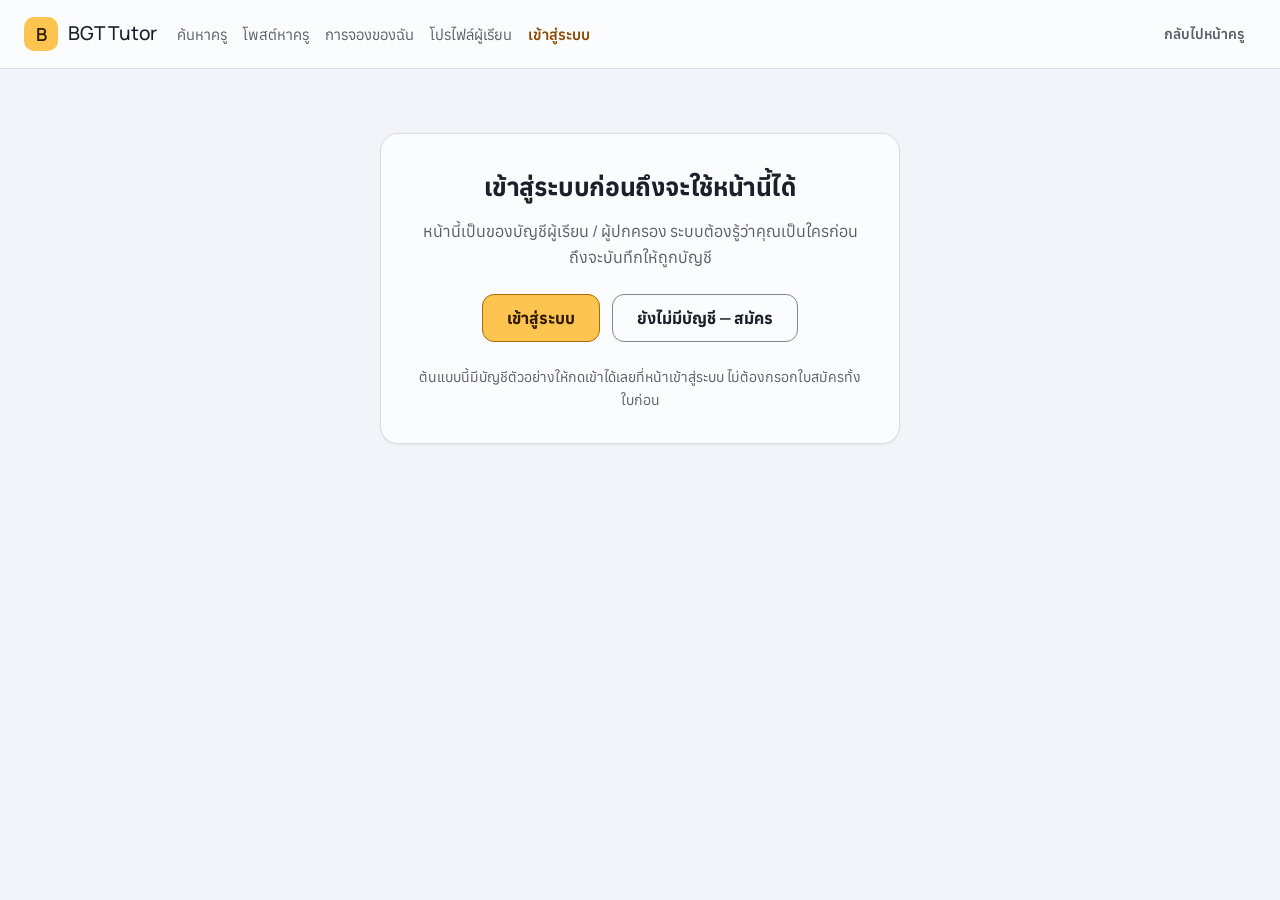
<file: student/booking.html>
<!DOCTYPE html>
<!--
  PROTOTYPE (ทาง A) — ยังไม่มี backend จริง ไม่มีการบันทึกข้อมูล ไม่มีการจ่ายเงิน
  ขั้น 6 · section 3 — "หน้าจอง" (ทาง 3: ปฏิทินจริงเป็นต้นทางเดียว · Owner เคาะ 2026-08-15)

  ทางเข้าหน้านี้: teacher-profile.html กดช่วงเวลา → booking.html?t=ploy&d=2026-08-18&s=960&e=1320
  ทางเข้าที่ยังไม่ต่อ: ปุ่ม "ยื่นข้อเสนอ" ใน job-board.html = section 4

  🔗 ลิสต์กลางที่หน้านี้ต้องใช้ร่วมกับหน้าอื่น (ห้ามตั้งขึ้นมาเอง — CLAUDE.md กฎข้อ 8):
     · รูปแบบสอน  = online / home / public  (รหัสเดียวกับ signup-teacher:1068, teacher-search, post-job)
     · ช่วงชั้น    = kindergarten/primary_low/primary_high/middle/high/university/adult/all (signup-teacher:1061)
     · ระดับชั้น   = GRADES 18 ตัว (ต้นฉบับ signup-parent.html ค้น `const GRADES`) แปลงด้วย gradeToLevel() ชุดเดียวกับ teacher-search
     · ตรรกะเวลา  = mergeRanges/subtract/ymd/addDays/toHHMM ก๊อบจาก teacher-profile.html ห้ามเขียนใหม่
  🔐 ห้ามแสดง/ห้ามเก็บในหน้านี้: เบอร์ครู · ID LINE · ชื่อ-นามสกุลจริง (ที่อยู่ผู้เรียนกรอกได้ แต่ครูเห็นหลังชำระเงินแล้วเท่านั้น)
  ⭐ ก้อน B (2026-08-18): ส่งคำขอถึงครูหลายคนได้ (เพิ่มครูใน "หน้าติดตามคำขอ" หลังส่งแล้ว — Owner สั่งย้ายจากในฟอร์ม 2026-08-18) · ระบบสถานะตาม SYSTEM ข้อ 8 · ขั้นชำระเงิน (โครง ยังไม่ตัดเงิน)
     · จองล่วงหน้าขั้นต่ำ 24 ชม. บังคับที่ leadCutoff() จุดเดียว
     · ไม่มีครูรับ → ปุ่มเดียว "โพสต์หาครูด้วยข้อมูลเดิม" (SYSTEM ข้อ 12 ข้อ 4) ห้ามให้กรอกใหม่
  🔴 กติกาทาง 3 ข้อ 6: หน้านี้คือ "ขอจอง" ไม่ใช่ "จองติดทันที" — ครูตอบใน 1-2 ชม. (นาฬิกาหยุดเดิน 22:00–07:00)
     ⚠️ อย่าสับสน 2 ตัวเลข: ครูตอบภายใน = 1-2 ชม. · จองล่วงหน้าก่อนเวลาเรียน = 24 ชม.
     ต้นฉบับตัวเลขทั้งหมด = SYSTEM_สถานะงาน.md ข้อ 5 (แก้ 24 ชม. → 1-2 ชม. เมื่อ 2026-08-17 ตามคำสั่ง Owner)
-->
<html lang="th">
<head>
<meta charset="UTF-8">
  <!-- 🔴 กัน URL (ที่อาจมีเงื่อนไขของผู้เรียน) หลุดไปกับ Referer ตอนโหลดฟอนต์/ลิงก์ออกนอกเว็บ · ผลตรวจ security 2026-08-20 -->
  <meta name="referrer" content="same-origin">
<meta name="viewport" content="width=device-width, initial-scale=1">
<title>ขอจองคาบเรียนกับครูพลอย — BGT Tutor</title>
<link rel="preconnect" href="https://fonts.googleapis.com">
<link rel="preconnect" href="https://fonts.gstatic.com" crossorigin>
<link href="https://fonts.googleapis.com/css2?family=Anuphan:wght@400;500;600;700&family=Manrope:wght@400;500;600;700&display=swap" rel="stylesheet">
<link rel="stylesheet" href="../shared/tokens.css">
<link rel="stylesheet" href="../shared/logo.css">
<!-- 🎨 หน้าตาแบบ index-v3 (Owner สั่ง LOG 191) · ลบบรรทัดนี้ = กลับไปแบบเดิมทันที -->
<link rel="stylesheet" href="../shared/theme-v3.css">
<!-- 🆕 v4: วิธีจัดหน้าแบบจอจำลองใน index-v3 (Owner สั่ง 2026-08-31) -->
<link rel="stylesheet" href="../shared/v4-stepflow.css">
<link rel="stylesheet" href="../shared/v4-rows.css">
<style>
/* Hallmark · pre-emit critique: P5 H5 E4 S5 R5 V4
 * macrostructure: Narrative Workflow (design.md ล็อกไว้สำหรับขั้น 6) · genre: modern-minimal · designed-as-app
 * nav: N3 side-rail · footer: Ft2 inline · enrichment: none (typography only)
 * เปลือก + คลาสฟอร์ม = ชุดเดียวกับ post-job.html เป๊ะ (ห้ามคิดชื่อคลาสใหม่)
 * ปฏิทิน (.cal / .slot / .legend) = ก๊อบจาก teacher-profile.html เพื่อให้ผู้ใช้เห็นของหน้าตาเดียวกัน 2 หน้า
 */
*{box-sizing:border-box;margin:0;padding:0}
/* [hidden] ต้องประกาศเอง ไม่งั้นคลาสที่มี display: จะทับ (บั๊กจริง 2026-08-13) */
[hidden]{display:none !important}
html{overflow-x:clip;scroll-behavior:smooth}
@media (prefers-reduced-motion:reduce){html{scroll-behavior:auto}}
body{
  font-family:var(--font-sans);color:var(--color-ink);
  line-height:1.65;font-size:16px;overflow-x:clip;background:var(--color-paper);
}
h1,h2,h3,.logo,.btn,.sec-num,.chip{font-family:var(--font-display)}
h1,h2,h3{font-style:normal;font-weight:700;color:var(--color-ink);letter-spacing:-0.015em;overflow-wrap:anywhere;min-width:0}
a{color:inherit}
img{max-width:100%;display:block}
.wrap{max-width:780px;width:100%;margin:0 auto;padding:0 var(--space-5)}

.page-shell{display:flex;flex-direction:column;min-height:100vh}
.content-col{flex:1;min-width:0}

.back-link{
  min-height:44px;box-sizing:border-box;font-size:var(--text-sm);font-weight:600;line-height:1;
  color:var(--color-ink-2);text-decoration:none;display:inline-flex;align-items:center;
  padding:0 var(--space-3);border-radius:var(--radius-sm);white-space:nowrap;
}
.back-link:hover{background:var(--color-paper-2);color:var(--color-ink)}
.back-link:focus-visible,.logo:focus-visible{outline:2px solid var(--color-focus);outline-offset:2px;border-radius:var(--radius-sm)}

.stepindex{display:none}
.sidenav{display:flex;flex-direction:column;gap:1px;margin-top:var(--space-10)}
.sidenav a{
  display:flex;align-items:center;gap:12px;padding:9px 12px;border-radius:var(--radius-sm);
  font-size:var(--text-sm);font-weight:400;color:var(--color-ink-2);text-decoration:none;
  transition:background-color var(--dur-short) var(--ease-out);
}
.sidenav-num{font-family:var(--font-display);font-size:var(--text-xs);font-weight:700;color:var(--color-muted);min-width:20px;font-variant-numeric:tabular-nums}
@media (hover:hover){.sidenav a:hover{background:var(--color-paper-2);color:var(--color-ink)}}
.sidenav a.active{background:var(--color-accent-soft);color:var(--color-ink);font-weight:600}
.sidenav a.active .sidenav-num{color:var(--color-accent-deep)}
.sidenav a:focus-visible{outline:2px solid var(--color-focus);outline-offset:-2px;border-radius:var(--radius-sm)}

/* กล่องสรุปราคาในราวซ้าย — อัปเดตสดตามที่เลือก (จอ <900px ไปโผล่เป็นแถบท้ายจอแทน) */
.side-sum{
  margin-top:auto;padding-top:var(--space-6);border-top:1px solid var(--color-rule);
  font-size:var(--text-sm);color:var(--color-ink-2);line-height:1.55;
}
.side-sum strong{display:block;font-family:var(--font-display);color:var(--color-ink);margin-bottom:4px}
.side-sum .sum-total{font-family:var(--font-display);font-weight:700;font-size:var(--text-lg);color:var(--color-ink);display:block;margin-top:6px}

.intro{padding:var(--space-16) 0 var(--space-12)}
.intro .eyebrow{
  display:inline-flex;align-items:center;gap:8px;font-family:var(--font-display);
  font-size:var(--text-sm);font-weight:700;letter-spacing:.02em;
  color:var(--color-accent-deep);background:var(--color-accent-soft);
  padding:6px 14px;border-radius:var(--radius-sm);margin-bottom:var(--space-5);
}
.intro h1{font-size:var(--text-display-s);line-height:1.15;max-width:18ch}
.intro h1 .underline{position:relative;white-space:nowrap}
.intro h1 .underline::after{content:"";position:absolute;left:0;right:0;bottom:-.06em;height:3px;background:var(--color-accent);border-radius:2px}
.intro p{margin-top:var(--space-5);color:var(--color-ink-2);font-size:var(--text-lg);max-width:48ch;line-height:1.6}
/* แถบตัวตนครู — ผู้ใช้ต้องเห็นตลอดว่ากำลังจองกับใคร ไม่ใช่จองลอย ๆ */
.who-strip{display:flex;align-items:center;gap:var(--space-4);margin-top:var(--space-6);flex-wrap:wrap}
.who-avatar{
  width:56px;height:56px;border-radius:var(--radius-lg);flex:0 0 auto;overflow:hidden;
  background:var(--color-accent-soft);border:1px solid var(--color-rule);
  display:flex;align-items:center;justify-content:center;
  font-family:var(--font-display);font-weight:700;font-size:var(--text-lg);color:var(--color-accent-deep);
}
.who-avatar img{width:100%;height:100%;object-fit:cover}
.who-text{min-width:0;font-size:var(--text-sm);color:var(--color-ink-2)}
.who-text b{display:block;font-family:var(--font-display);font-size:var(--text-base);color:var(--color-ink)}

form{padding:var(--space-12) 0 var(--space-16)}
.section{
  position:relative;z-index:var(--z-base);background:var(--color-surface);
  border:1px solid var(--color-rule);border-radius:var(--radius-lg);
  padding:var(--space-8);margin-bottom:var(--space-6);
  box-shadow:var(--shadow-raise);scroll-margin-top:var(--space-16);
  container-type:inline-size;               /* ให้ปฏิทินบีบตามความกว้างกล่อง ไม่ใช่ความกว้างจอ */
}
@media (min-width:900px){
  .section::before{content:"";position:absolute;left:-1px;top:var(--space-10);bottom:var(--space-8);width:2px;background:var(--color-accent-soft);border-radius:2px}
}
@media (max-width:560px){.section{padding:var(--space-6) var(--space-4);border-radius:var(--radius-md)}}
.sec-head{margin-bottom:var(--space-6)}
.sec-num{
  display:inline-flex;align-items:center;gap:6px;height:26px;font-size:var(--text-xs);font-weight:700;letter-spacing:.04em;
  color:var(--color-accent-deep);background:var(--color-accent-soft);
  padding:0 10px;border-radius:var(--radius-sm);margin-bottom:var(--space-3);font-variant-numeric:tabular-nums;
}
.sec-head h2{font-size:var(--text-xl);line-height:1.25}
.sec-head p{color:var(--color-ink-2);font-size:var(--text-base);margin-top:var(--space-2);max-width:60ch}

/* ขั้นที่ยังเลือกไม่ได้ = จืดลงทั้งกล่อง + บอกเหตุผล (ไม่ซ่อน เพราะผู้ใช้ต้องเห็นว่ายังเหลืออีกกี่ขั้น) */
.step-lock{
  display:flex;gap:var(--space-3);align-items:flex-start;
  background:var(--color-paper-2);border:1px dashed var(--color-rule-2);border-radius:var(--radius-md);
  padding:var(--space-5);font-size:var(--text-sm);color:var(--color-ink-2);
}

.field{display:flex;flex-direction:column;gap:6px;min-width:0}
.field label{font-size:var(--text-sm);font-weight:600;color:var(--color-ink)}
.field .req{color:var(--color-error);margin-left:2px}
.field .helper{font-size:var(--text-sm);color:var(--color-ink-2);min-height:1lh}
.field .helper.err{color:var(--color-error);font-weight:600}
.grid{display:grid;gap:var(--space-5)}
.grid-2{grid-template-columns:minmax(0,1fr) minmax(0,1fr)}
@media (max-width:560px){.grid-2{grid-template-columns:minmax(0,1fr)}}

input[type=text],select,textarea{
  height:var(--control-h);font:inherit;font-size:var(--text-base);color:var(--color-ink);
  background:var(--color-surface);border:1px solid var(--color-rule-2);
  outline:2px solid transparent;outline-offset:1px;border-radius:var(--radius-md);
  padding:0 14px;width:100%;
  transition:background-color var(--dur-short) var(--ease-out),border-color var(--dur-short) var(--ease-out);
}
textarea{height:auto;min-height:5.5rem;padding:12px 14px;resize:vertical;line-height:1.6}
input:hover,select:hover,textarea:hover{border-color:var(--color-ink-2)}
input:focus-visible,select:focus-visible,textarea:focus-visible{outline:2px solid var(--color-focus);border-color:var(--color-focus)}
input::placeholder,textarea::placeholder{color:var(--color-muted)}
input[aria-invalid=true],select[aria-invalid=true],textarea[aria-invalid=true]{border-color:var(--color-error);background:var(--color-error-soft)}

/* ---- การ์ดเลือกผู้เรียน (ขั้น 1) ----
   🔴 ห้ามให้พิมพ์ชื่อเอง — ต้องเลือกจากโปรไฟล์ลูกที่มีในบัญชี (CLAUDE.md กฎ 8 ข้อ 4)
   คอมโพเนนต์นี้จะถูกก๊อบไปแทนช่องพิมพ์ชื่อใน post-job.html:371 ตอน section 4 */
.learner-grid{display:grid;gap:var(--space-4);grid-template-columns:repeat(auto-fit,minmax(220px,1fr))}
.learner-pick{
  position:relative;display:flex;gap:var(--space-4);align-items:flex-start;
  border:1px solid var(--color-rule-2);border-radius:var(--radius-md);background:var(--color-surface);
  padding:var(--space-5);cursor:pointer;min-height:44px;
  transition:background-color var(--dur-short) var(--ease-out),border-color var(--dur-short) var(--ease-out);
}
.learner-pick input{position:absolute;inset:0;opacity:0;cursor:pointer;width:100%;height:100%;margin:0}
.learner-pick:has(input:checked){border-color:var(--color-accent);background:var(--color-accent-soft)}
.learner-pick:has(input:focus-visible){outline:2px solid var(--color-focus);outline-offset:2px}
@media (hover:hover){.learner-pick:hover{background:var(--color-paper-2)}.learner-pick:has(input:checked):hover{background:var(--color-accent-soft)}}
/* อีโมจิตามช่วงชั้น — ไม่ใช้ตัวอักษรแรกของชื่อ (ชื่อไทยขึ้นต้นด้วยสระบ่อย เช่น แทน/แพร = "แ" เหมือนกัน) */
.learner-face{
  width:44px;height:44px;border-radius:var(--radius-md);flex:0 0 auto;
  background:var(--color-paper-2);border:1px solid var(--color-rule);
  display:flex;align-items:center;justify-content:center;font-size:22px;line-height:1;
}
.learner-info{min-width:0}
.learner-info b{font-family:var(--font-display);font-size:var(--text-base);display:block;overflow-wrap:anywhere}
.learner-info span{display:block;font-size:var(--text-sm);color:var(--color-ink-2)}
/* ลูกคนเดียว = ไม่มีอะไรให้เลือก → เหลือบรรทัดเดียว (Setmore ตัดขั้นที่ไม่มีตัวเลือกทิ้ง) */
.learner-single{
  display:flex;gap:var(--space-3);align-items:center;flex-wrap:wrap;
  background:var(--color-paper-2);border:1px solid var(--color-rule);border-radius:var(--radius-md);
  padding:var(--space-4) var(--space-5);font-size:var(--text-base);
}
.learner-single .link-btn{margin-left:auto}
/* ใช้เป็นได้ทั้ง <button> และ <a> — <a> เป็น inline ตามค่าเริ่มต้น min-height จะไม่ทำงาน
   ต้องบังคับ inline-flex ไม่งั้นพื้นที่แตะเหลือ 23px (วัดเจอจริง) */
.link-btn{
  display:inline-flex;align-items:center;
  border:none;background:transparent;font:inherit;font-size:var(--text-sm);font-weight:600;
  color:var(--color-accent-deep);cursor:pointer;text-decoration:underline;
  min-height:44px;padding:0 var(--space-2);border-radius:var(--radius-sm);
}
.link-btn:hover{background:var(--color-surface)}
.link-btn:focus-visible{outline:2px solid var(--color-focus);outline-offset:2px}

/* ---- ชิปตัวเลือก (รูปแบบเรียน / เวลาเริ่ม / ความยาวคาบ) ---- */
.chip-group{display:flex;flex-wrap:wrap;gap:8px}
.chip{
  position:relative;flex:0 0 auto;display:inline-flex;align-items:center;gap:6px;
  min-height:44px;padding:0 16px;white-space:nowrap;
  border:1px solid var(--color-rule-2);border-radius:var(--radius-md);
  background:var(--color-surface);font-size:var(--text-sm);font-weight:600;color:var(--color-ink);
  cursor:pointer;user-select:none;transition:background-color var(--dur-short) var(--ease-out);
}
.chip input{position:absolute;inset:0;opacity:0;cursor:pointer;width:100%;height:100%;margin:0}
.chip:has(input:checked){background:var(--color-accent);color:var(--color-accent-ink);border-color:var(--color-accent)}
.chip:has(input:focus-visible){outline:2px solid var(--color-focus);outline-offset:2px}
.chip:has(input:disabled){opacity:.5;cursor:not-allowed;background:var(--color-surface-2)}
@media (hover:hover){.chip:hover{background:var(--color-paper-2)}.chip:has(input:checked):hover{background:var(--color-accent)}}
.chip small{font-family:var(--font-sans);font-weight:400;color:var(--color-ink-2)}
.chip:has(input:checked) small{color:var(--color-accent-ink);opacity:.85}
/* เวลาเริ่มมีเยอะ → เรียงเป็นกริดให้กวาดตาเป็นคอลัมน์ ไม่ใช่กองยาวพันบรรทัด */
.time-grid{display:grid;gap:8px;grid-template-columns:repeat(auto-fill,minmax(104px,1fr))}
.time-grid .chip{justify-content:center;padding:0 8px;font-variant-numeric:tabular-nums}

/* ---- ปฏิทิน (ก๊อบทรงมาจาก teacher-profile.html ห้ามให้ 2 หน้าหน้าตาคนละแบบ) ---- */
.cal{border:1px solid var(--color-rule);border-radius:var(--radius-md);overflow:hidden;background:var(--color-surface)}
.cal-head{display:flex;align-items:center;gap:var(--space-3);padding:10px 12px;background:var(--color-paper-2);border-bottom:1px solid var(--color-rule)}
.cal-range{font-family:var(--font-display);font-weight:700;font-size:var(--text-sm);color:var(--color-ink);flex:1;min-width:0}
.cal-nav{display:flex;gap:6px;flex:none}
.cal-nav button{
  width:44px;height:44px;border-radius:var(--radius-sm);border:1px solid var(--color-rule-2);
  background:var(--color-surface);color:var(--color-ink);font-size:18px;line-height:1;cursor:pointer;
}
.cal-nav button:hover:not(:disabled){background:var(--color-paper-2)}
.cal-nav button:disabled{opacity:.35;cursor:not-allowed}
.cal-nav button:focus-visible{outline:2px solid var(--color-focus);outline-offset:2px}
.cal-day{
  display:grid;grid-template-columns:112px minmax(0,1fr);gap:var(--space-3);
  align-items:start;padding:10px 12px;border-top:1px solid var(--color-rule);
}
.cal-day:first-child{border-top:none}
.cal-date{font-family:var(--font-display);font-size:var(--text-sm);font-weight:700;color:var(--color-ink);line-height:1.35;padding-top:10px}
.cal-date small{display:block;font-family:var(--font-sans);font-weight:400;font-size:12px;color:var(--color-ink-2);margin-top:1px}
.cal-slots{display:flex;flex-wrap:wrap;gap:8px;min-width:0}
.slot{
  position:relative;min-height:44px;padding:0 14px;display:inline-flex;align-items:center;gap:8px;
  border-radius:var(--radius-sm);font-size:var(--text-sm);font-weight:600;
  background:var(--color-accent-soft);border:1px solid var(--color-accent-deep);color:var(--color-ink);
  font-family:var(--font-sans);cursor:pointer;
}
.slot:hover{background:var(--color-surface);border-color:var(--color-accent)}
.slot:focus-visible{outline:2px solid var(--color-focus);outline-offset:2px}
/* ช่วงที่เลือกอยู่ = ทึบ (ต่างที่น้ำหนักสี ไม่ใช่เติมคำอย่างเดียว) */
.slot.is-picked{background:var(--color-accent);border-color:var(--color-accent);color:var(--color-accent-ink)}
.slot.is-picked .slot-go{color:var(--color-accent-ink)}
.slot .slot-go{color:var(--color-accent-deep);font-weight:700}
.slot.is-busy{background:var(--color-surface-2);border-color:var(--color-rule-2);color:var(--color-ink-2);cursor:default;font-weight:400}
.cal-off{font-size:var(--text-sm);color:var(--color-muted);padding:12px 0}
/* บอกเหตุผลตรงแถวที่ช่วงเวลาหายไปเพราะกันเวลาเดินทาง — ไม่งั้นผู้ใช้เห็นช่องโหว่แล้วงงว่าทำไมกดไม่ได้ */
.cal-hint{display:inline-flex;align-items:center;min-height:44px;font-size:var(--text-sm);color:var(--color-muted)}
.cal-foot{margin-top:var(--space-4);font-size:var(--text-sm);color:var(--color-ink-2)}
@container (max-width:380px){
  .cal-day{grid-template-columns:minmax(0,1fr);gap:6px}
  .cal-date{padding-top:0}
  .cal-date small{display:inline;margin-left:6px}
  .slot{width:100%;justify-content:space-between}
}
.legend{display:flex;gap:var(--space-5);flex-wrap:wrap;margin-top:var(--space-4);font-size:var(--text-sm);color:var(--color-ink-2)}
.legend span{display:inline-flex;align-items:center;gap:8px}
.legend i{width:18px;height:18px;border-radius:var(--radius-sm);border:1px solid var(--color-rule);background:var(--color-paper-2);display:inline-block}
.legend i.on{background:var(--color-accent-soft);border-color:var(--color-accent-deep)}
.legend i.busy{background:var(--color-surface-2);border-color:var(--color-rule)}

/* ---- กล่องข้อความ (ชุดเดียวกับ post-job.html) ---- */
.note{
  display:flex;gap:var(--space-4);align-items:flex-start;background:var(--color-paper-2);
  border:1px solid var(--color-rule);border-radius:var(--radius-md);
  padding:var(--space-5);font-size:var(--text-sm);color:var(--color-ink);line-height:1.6;
}
.note strong{display:block;font-family:var(--font-display);margin-bottom:4px}
.note-mark{
  width:32px;height:32px;border-radius:50%;flex-shrink:0;font-weight:700;
  display:flex;align-items:center;justify-content:center;
  background:var(--color-ok);color:var(--color-surface);
}
.note--warn{background:var(--color-error-soft);border-color:var(--color-error)}
.note--warn .note-mark{background:var(--color-error)}

/* ---- สรุปราคา ---- */
.price-box{
  border:1px solid var(--color-rule);border-radius:var(--radius-md);background:var(--color-paper-2);
  padding:var(--space-5) var(--space-6);
}
.price-line{display:flex;align-items:baseline;justify-content:space-between;gap:var(--space-4);flex-wrap:wrap;font-size:var(--text-base)}
.price-line + .price-line{margin-top:var(--space-3);padding-top:var(--space-3);border-top:1px solid var(--color-rule)}
.price-line .k{color:var(--color-ink-2);font-size:var(--text-sm)}
.price-line .v{font-variant-numeric:tabular-nums;overflow-wrap:anywhere}
.price-total .v{font-family:var(--font-display);font-weight:700;font-size:var(--text-2xl);color:var(--color-ink)}
.summary{list-style:none;display:grid;gap:var(--space-3)}
.summary li{display:flex;gap:var(--space-4);align-items:baseline;font-size:var(--text-base);border-bottom:1px solid var(--color-rule);padding-bottom:var(--space-3)}
.summary li:last-child{border-bottom:none;padding-bottom:0}
.summary .k{flex:0 0 34%;max-width:180px;font-size:var(--text-sm);font-weight:600;color:var(--color-ink-2)}
.summary .v{flex:1;min-width:0;overflow-wrap:anywhere}
.summary .v.empty{color:var(--color-error);font-weight:600}

.btn{
  height:var(--control-h);padding:0 24px;border-radius:var(--radius-md);border:1px solid transparent;
  font-weight:700;font-size:var(--text-base);cursor:pointer;text-decoration:none;
  display:inline-flex;align-items:center;justify-content:center;gap:8px;white-space:nowrap;
  transition:transform var(--dur-short) var(--ease-out),background-color var(--dur-short) var(--ease-out);
}
.btn:active{transform:translateY(1px)}
.btn:focus-visible{outline:2px solid var(--color-focus);outline-offset:2px}
.btn-primary{background:var(--color-accent);color:var(--color-accent-ink)}
.btn-primary:hover{background:oklch(48% 0.155 44)}
.btn-secondary{background:var(--color-surface);color:var(--color-ink);border-color:var(--color-rule-2)}
.btn-secondary:hover{background:var(--color-paper-2)}
.btn[disabled]{opacity:.55;cursor:not-allowed;transform:none}
/* ⭐ ก้อน B 2026-08-18 — ครูหลายคน · สถานะ · ขั้นชำระเงิน */
.btn-ghost{background:transparent;color:var(--color-ink-2);border-color:var(--color-rule);font-weight:600}
.btn-ghost:hover{background:var(--color-surface-2)}
.alts{border:1px solid var(--color-rule);border-radius:var(--radius-lg);padding:var(--space-5);background:var(--color-surface-2)}
#alt-list{display:flex;flex-direction:column;gap:var(--space-2);margin-top:var(--space-4)}
.alt{display:flex;align-items:center;gap:var(--space-3);padding:var(--space-3);border:1px solid var(--color-rule);border-radius:var(--radius-md);background:var(--color-surface);cursor:pointer}
.alt--off{opacity:.55;cursor:not-allowed}
.alt-ava{flex:0 0 auto;width:32px;height:32px;border-radius:999px;display:grid;place-items:center;background:var(--color-surface-2);border:1px solid var(--color-rule);font-weight:700}
.alt-name{flex:1 1 auto;font-weight:600}
.alt-price{font-variant-numeric:tabular-nums;font-weight:600}
.alt-price--off{font-weight:400;font-size:var(--text-sm);color:var(--color-ink-2)}
.ticket-list{list-style:none;margin:var(--space-6) 0 0;padding:0;display:flex;flex-direction:column;gap:var(--space-2)}
.ticket{display:flex;align-items:center;gap:var(--space-3);padding:var(--space-3) var(--space-4);border:1px solid var(--color-rule);border-radius:var(--radius-md);background:var(--color-surface)}
.ticket-name{flex:1 1 auto;font-weight:600}
.ticket-name small{font-weight:400;color:var(--color-ink-2)}
.st{font-size:var(--text-sm);font-weight:600;padding:2px 10px;border-radius:999px;border:1px solid var(--color-rule);white-space:nowrap}
.st--wait{background:var(--color-surface-2);color:var(--color-ink-2)}
.st--act{background:var(--color-accent);color:var(--color-accent-ink);border-color:transparent}
.st--ok{background:var(--color-surface-2);color:var(--color-ink);border-color:var(--color-ink-2)}
.st--off{background:transparent;color:var(--color-ink-2);opacity:.75}
.pay-box{margin-top:var(--space-6);border:1px solid var(--color-rule);border-radius:var(--radius-lg);padding:var(--space-5);background:var(--color-surface-2);display:flex;flex-direction:column;gap:var(--space-3);align-items:flex-start}
.pay-methods{display:flex;flex-wrap:wrap;gap:var(--space-4);margin-top:var(--space-2)}
.pay-methods label{display:flex;align-items:center;gap:var(--space-2)}
.sim{margin-top:var(--space-8);padding-top:var(--space-5);border-top:1px dashed var(--color-rule)}
.sim-label{display:block;font-size:var(--text-xs);color:var(--color-ink-2);margin-bottom:var(--space-3)}
.sim-row{display:flex;flex-wrap:wrap;gap:var(--space-2)}
.btn-sim{font-size:var(--text-sm)}
.submit-row{margin-top:var(--space-8);display:flex;flex-direction:column;gap:var(--space-3);align-items:flex-start}
.form-error{color:var(--color-error);font-weight:600;font-size:var(--text-sm)}

/* แถบสรุปติดท้ายจอ (เฉพาะจอเล็กที่ไม่มีราวซ้าย) */
.dock{
  position:sticky;bottom:0;z-index:var(--z-sticky);
  background:var(--color-surface);border-top:1px solid var(--color-rule);
  padding:var(--space-3) var(--space-5);
  display:flex;align-items:center;gap:var(--space-4);flex-wrap:wrap;
  box-shadow:0 -2px 12px rgb(0 0 0 / .06);
}
.dock .dock-total{font-family:var(--font-display);font-weight:700;font-size:var(--text-lg);margin-left:auto;font-variant-numeric:tabular-nums}
.dock .dock-what{font-size:var(--text-sm);color:var(--color-ink-2);min-width:0;overflow-wrap:anywhere}
@media (min-width:900px){.dock{display:none}}

.success{display:none;padding:var(--space-16) 0}
.success .note-mark{width:64px;height:64px;font-size:28px;margin-bottom:var(--space-5)}
.success h2{font-size:var(--text-2xl)}
.success > p{color:var(--color-ink-2);margin-top:var(--space-3);max-width:52ch}
.success-actions{display:flex;flex-wrap:wrap;gap:var(--space-3);margin-top:var(--space-6)}
.success-card{margin-top:var(--space-8);border:1px solid var(--color-rule);border-radius:var(--radius-lg);background:var(--color-paper-2);padding:var(--space-5)}
.success-label{font-family:var(--font-display);font-size:var(--text-xs);font-weight:700;letter-spacing:.04em;color:var(--color-ink-2);margin-bottom:var(--space-3);display:block}

.site-footer{border-top:1px solid var(--color-rule);padding:var(--space-6) 0 var(--space-8);font-size:var(--text-sm);color:var(--color-ink-2)}
.site-footer .wrap{display:flex;flex-wrap:wrap;align-items:center;gap:var(--space-3) var(--space-6)}
.site-footer .foot-brand{font-family:var(--font-display);font-weight:700;color:var(--color-ink)}
.site-footer nav{display:flex;flex-wrap:wrap;gap:var(--space-5);margin-left:auto}
.site-footer a{text-decoration:none;border-bottom:1px solid transparent;padding-bottom:1px}
.site-footer a:hover{color:var(--color-ink);border-bottom-color:var(--color-accent)}
.site-footer a:focus-visible{outline:2px solid var(--color-focus);outline-offset:3px;border-radius:2px}
@media (max-width:560px){.site-footer nav{margin-left:0;width:100%}}

.sr-only{position:absolute;width:1px;height:1px;overflow:hidden;clip:rect(0,0,0,0);white-space:nowrap}
@media (prefers-reduced-motion:reduce){*{transition-duration:1ms !important;animation-duration:1ms !important}}
</style>
</head>
<!-- 🔴 ต้องเข้าสู่ระบบเป็นผู้เรียนก่อน (จองคาบ = ทำสัญญาและจ่ายเงิน) · ด่านอยู่ที่ shared/accounts.js ค้น applyGate -->
<body data-require="learner">
<div class="page-shell">

  <header class="topbar">
    <a class="logo" href="../index.html"><span class="logo-mark">B</span><span class="logo-text">BGT Tutor</span></a>
    <!-- 🔴 เมนูบนฝั่งผู้เรียน — ต้องเหมือนกันทั้ง 5 หน้า (เทียบเท่า .topnav ของฝั่งครู)
         เพิ่ม/ลบเมนู = แก้ให้ครบทุกหน้า · หน้าที่เปิดอยู่ต้องมี aria-current="page" -->
    <nav class="topnav" aria-label="เมนูผู้เรียน">
      <a href="teacher-search.html">ค้นหาครู</a>
      <a href="post-job.html">โพสต์หาครู</a>
      <a href="my-jobs.html">การจองของฉัน</a>
      <a href="signup-parent.html">โปรไฟล์ผู้เรียน</a>
    </nav>
    <a class="back-link" href="teacher-profile.html">กลับไปหน้าครู</a>
  </header>

  <aside class="stepindex">
    <a class="logo" href="../index.html"><span class="logo-mark">B</span><span class="logo-text">BGT Tutor</span></a>
    <a class="back-link" href="teacher-profile.html">กลับไปหน้าครู</a>
    <nav class="sidenav" aria-label="ขั้นตอนการขอจอง">
      <a href="#sec1"><span class="sidenav-num">1</span>จองให้ใคร</a>
      <a href="#sec2"><span class="sidenav-num">2</span>เรียนแบบไหน</a>
      <a href="#sec3"><span class="sidenav-num">3</span>เลือกวัน</a>
      <a href="#sec4"><span class="sidenav-num">4</span>เลือกเวลา</a>
      <a href="#sec5"><span class="sidenav-num">5</span>ตรวจก่อนส่ง</a>
    </nav>
    <p class="side-sum" id="side-sum">
      <strong>สรุปคาบนี้</strong>
      <span id="side-what">ยังเลือกไม่ครบ</span>
      <span class="sum-total" id="side-total">—</span>
    </p>
  </aside>

  <div class="content-col">
    <div class="page-head">
      <div class="wrap">
        <div class="intro">
          <span class="eyebrow">ขอจองคาบเรียน · 5 ขั้นตอน</span>
          <h1>เลือกวันเวลาที่ต้องการ แล้ว<span class="underline">ส่งคำขอ</span>ให้ครู</h1>
          <p>ครูจะตอบรับหรือเสนอเวลาอื่นภายใน 1-2 ชั่วโมง — ยังไม่ถือว่าจองสำเร็จจนกว่าครูจะกดรับ และยังไม่มีการจ่ายเงินในขั้นนี้</p>
          <div class="who-strip">
            <span class="who-avatar" id="who-ava"><img src="../photo-web/teachers/teacher-a.jpg" alt="รูปโปรไฟล์ของครูพลอย" width="480" height="480" loading="eager" decoding="async"></span>
            <span class="who-text">
              <b id="who-name">ครูพลอย</b>
              <span id="who-sub">คณิตศาสตร์ · ฟิสิกส์ · วิทยาศาสตร์</span>
            </span>
          </div>
          <!-- ⭐ ก้อน C② 2026-08-21: แถบนี้โผล่เฉพาะตอนมาจากการกดรับข้อเสนอ (?from=offer)
               ต้องบอกให้ครบว่าราคาล็อกแล้ว · เลือกได้แค่ช่วงไหน · และต้องจ่ายภายในเท่าไร -->
          <div class="note" id="offer-band" hidden style="margin-top:var(--space-6)">
            <span class="note-mark" aria-hidden="true">✓</span>
            <span id="offer-band-text"></span>
          </div>
        </div>
      </div>
    </div>

    <form id="book-form" novalidate>
      <div class="wrap">

        <!-- 1 · จองให้ใคร -->
        <section class="section" id="sec1">
          <div class="sec-head">
            <span class="sec-num">ขั้นที่ 1</span>
            <h2>จองให้ใคร</h2>
            <p id="sec1-lead">เลือกจากโปรไฟล์ผู้เรียนที่มีอยู่ในบัญชีของคุณ — ราคาคิดตามระดับชั้นของคนที่เลือก</p>
          </div>
          <div id="learner-slot"></div>
          <div class="helper err" id="err-learner" hidden></div>

          <!-- วิชาของคาบนี้ — ปกติยกมาจากหน้าค้นหา/โปรไฟล์ทาง ?subj= ถ้าไม่มีถึงให้เลือกเอง
               🔴 1 คาบ = 1 วิชา (ต่างจากตัวกรองหน้าค้นหาที่ติ๊กได้หลายวิชา)
               ค่านี้ต้องติดไปกับใบคำขอ และต้องยกต่อไป post-job.html ตอนไม่มีครูรับ (SYSTEM ข้อ 12.4) -->
          <div class="field" id="subj-box" style="margin-top:var(--space-6)">
            <label id="subj-lbl">วิชาที่จะเรียนคาบนี้ <span class="req">*</span></label>
            <div class="chip-group" id="subj-group" role="radiogroup" aria-labelledby="subj-lbl"></div>
            <div class="helper" id="subj-help">เลือก 1 วิชา — ครูใช้ข้อนี้เตรียมเนื้อหาก่อนกดรับ · อยากเรียนอีกวิชาให้ส่งคำขออีกใบ</div>
            <div class="helper err" id="err-subj" hidden></div>
          </div>
        </section>

        <!-- 2 · เรียนแบบไหน -->
        <section class="section" id="sec2">
          <div class="sec-head">
            <span class="sec-num">ขั้นที่ 2</span>
            <h2>เรียนแบบไหน</h2>
            <p>ราคาต่างกันตามรูปแบบ เพราะการสอนที่บ้านรวมเวลาเดินทางของครูไว้แล้ว</p>
          </div>
          <div class="chip-group" id="mode-group" role="group" aria-label="รูปแบบการเรียน"></div>
          <p class="helper" id="mode-help" style="margin-top:var(--space-3)"></p>

          <!-- ราคาที่ได้จาก โหมด × ช่วงชั้นของผู้เรียนที่เลือก -->
          <div id="price-state" style="margin-top:var(--space-5)"></div>

          <!-- ที่อยู่: โผล่เฉพาะ home -->
          <div id="addr-box" hidden style="margin-top:var(--space-6)">
            <div class="grid grid-2">
              <div class="field" style="grid-column:1/-1">
                <label for="addr">ที่อยู่ที่ให้ครูไปสอน <span class="req">*</span></label>
                <textarea id="addr" name="addr" placeholder="บ้านเลขที่ ซอย ถนน แขวง/ตำบล เขต/อำเภอ"></textarea>
                <div class="helper" data-for="addr">ครูจะเห็นที่อยู่นี้<b>หลังจากกดรับคำขอแล้วเท่านั้น</b> · ก่อนหน้านั้นครูเห็นแค่ชื่อเขต/อำเภอ</div>
              </div>
              <div class="field">
                <label for="prov">จังหวัด <span class="req">*</span></label>
                <select id="prov" name="prov"></select>
                <div class="helper" data-for="prov">ครูคนนี้เดินทางไปสอนได้เฉพาะจังหวัดในรายการ</div>
              </div>
              <div class="field">
                <label for="district">เขต / อำเภอ <span class="req">*</span></label>
                <input type="text" id="district" name="district" placeholder="เช่น บางกะปิ">
                <div class="helper" data-for="district">ส่วนนี้ครูเห็นก่อนตัดสินใจรับคาบ</div>
              </div>
            </div>
            <div class="note" style="margin-top:var(--space-5)">
              <span class="note-mark" aria-hidden="true">◷</span>
              <span>
                <strong>ระบบกันเวลาเดินทางให้ครู 60 นาที ก่อน-หลังคาบ</strong>
                เวลาที่ชนกับคาบอื่นของครูจะหายไปจากตัวเลือกในขั้นที่ 3-4 โดยอัตโนมัติ — ไม่ใช่ครูไม่ว่าง แต่กันไม่ให้ครูไปสายหรือรีบออก
              </span>
            </div>
          </div>
        </section>

        <!-- 3 · เลือกวัน -->
        <section class="section" id="sec3">
          <div class="sec-head">
            <span class="sec-num">ขั้นที่ 3</span>
            <h2>เลือกวันและช่วงที่ครูเปิดรับ</h2>
            <p>ปฏิทินชุดเดียวกับในหน้าโปรไฟล์ครู — ช่วงที่ครูเปิดติดกันถูกรวมเป็นก้อนเดียวให้แล้ว</p>
          </div>
          <div class="step-body" id="sec3-body">
            <!-- แจ้งเมื่อช่วงที่เคยเลือกไว้ถูกล้างเพราะเปลี่ยนรูปแบบ/ผู้เรียน — ห้ามให้ของหายเงียบ ๆ -->
            <div id="cleared-note" hidden style="margin-bottom:var(--space-5)"></div>
            <div class="cal">
              <div class="cal-head">
                <span class="cal-range" id="cal-range"></span>
                <span class="cal-nav">
                  <button type="button" id="cal-prev" aria-label="สัปดาห์ก่อนหน้า">‹</button>
                  <button type="button" id="cal-next" aria-label="สัปดาห์ถัดไป">›</button>
                </span>
              </div>
              <div id="cal-body"></div>
            </div>
            <div class="legend">
              <span><i class="on"></i> ว่าง เลือกได้</span>
              <span><i class="busy"></i> มีคาบแล้ว / เลือกไม่ได้</span>
            </div>
            <p class="cal-foot">เช่น ครูเปิด <b>16:00–22:00</b> เป็นก้อนเดียว จอง 18:00–20:00 คร่อมกลางได้ ไม่ต้องแยก 2 คาบ</p>
            <p class="sr-only" id="cal-sr" aria-live="polite"></p>
            <div class="helper err" id="err-day" hidden style="margin-top:var(--space-3)"></div>
          </div>
          <div class="step-lock" id="sec3-lock" hidden>
            <span aria-hidden="true">🔒</span>
            <span id="sec3-lock-text">เลือกผู้เรียนและรูปแบบการเรียนก่อน ปฏิทินจะขึ้นตามรูปแบบที่เลือก</span>
          </div>
        </section>

        <!-- 4 · เลือกเวลา -->
        <section class="section" id="sec4">
          <div class="sec-head">
            <span class="sec-num">ขั้นที่ 4</span>
            <h2>เริ่มกี่โมง เรียนกี่ชั่วโมง</h2>
            <p id="sec4-lead">เลือกความยาวคาบก่อน แล้วเลือกเวลาเริ่ม — จุดเริ่มมีให้ทุก 30 นาที</p>
          </div>
          <div class="step-body" id="sec4-body" hidden>
            <span class="sr-only" id="dur-label">ความยาวคาบ</span>
            <div class="chip-group" id="dur-group" role="group" aria-labelledby="dur-label"></div>
            <p class="helper" id="dur-help" style="margin-top:var(--space-3)"></p>
            <!-- คำแนะนำเรื่องสมาธิของเด็กเล็ก — โผล่เฉพาะตอนจองยาวเกิน 1.5 ชม. ให้ผู้เรียนวัยประถม -->
            <div id="young-tip" hidden style="margin-top:var(--space-4)"></div>

            <div style="margin-top:var(--space-6)">
              <span class="sr-only" id="start-label">เวลาเริ่ม</span>
              <div class="time-grid" id="start-group" role="group" aria-labelledby="start-label"></div>
              <p class="helper" id="start-help" style="margin-top:var(--space-3)"></p>
            </div>
            <div class="helper err" id="err-time" hidden></div>
          </div>
          <div class="step-lock" id="sec4-lock">
            <span aria-hidden="true">🔒</span>
            <span>เลือกวันและช่วงเวลาในขั้นที่ 3 ก่อน</span>
          </div>
        </section>

        <!-- 5 · ตรวจก่อนส่ง -->
        <section class="section" id="sec5">
          <div class="sec-head">
            <span class="sec-num">ขั้นที่ 5</span>
            <h2>ตรวจก่อนส่งคำขอ</h2>
            <p>เลื่อนขึ้นไปแก้ได้ตลอด ยังไม่มีอะไรถูกส่งจนกว่าจะกดปุ่มท้ายหน้า</p>
          </div>

          <ul class="summary" id="summary"></ul>

          <div class="price-box" style="margin-top:var(--space-6)">
            <div class="price-line">
              <span class="k">ค่าเรียนต่อชั่วโมง</span>
              <span class="v" id="p-rate">—</span>
            </div>
            <div class="price-line">
              <span class="k">ความยาวคาบ</span>
              <span class="v" id="p-hours">—</span>
            </div>
            <div class="price-line price-total">
              <span class="k">รวมที่ต้องจ่ายให้ครู</span>
              <span class="v" id="p-total">—</span>
            </div>
          </div>

          <div class="note" style="margin-top:var(--space-6)">
            <span class="note-mark" aria-hidden="true">
              <svg width="18" height="18" viewBox="0 0 16 16" fill="none" aria-hidden="true"><path d="M3 8.5L6.5 12L13 4" stroke="currentColor" stroke-width="2" stroke-linecap="round" stroke-linejoin="round"/></svg>
            </span>
            <span>
              <strong>กดแล้วเกิดอะไรขึ้น</strong>
              คำขอไปถึงครูทันที ครูมีเวลา <b>1-2 ชั่วโมง</b> ที่จะกดรับ ปฏิเสธ หรือเสนอเวลาอื่น (นาฬิกาหยุดเดินช่วง 22:00–07:00) · เราแจ้งผลให้คุณทาง LINE ·
              ช่วงเวลานี้ยัง<b>ไม่ถูกล็อก</b> ผู้เรียนคนอื่นยังขอจองซ้อนได้จนกว่าครูจะกดรับคนใดคนหนึ่ง
            </span>
          </div>

          <div class="submit-row">
            <button type="submit" class="btn btn-primary" id="submit-btn">ส่งคำขอจอง</button>
            <p class="form-error" id="form-error" hidden></p>
            <p class="helper" style="min-height:0">ต้นแบบเท่านั้น — ยังไม่มีการบันทึกข้อมูลจริงและไม่มีการตัดเงิน</p>
          </div>
        </section>

      </div>
    </form>

    <!-- หน้าติดตามคำขอ (เดิมเป็น "หน้าสำเร็จ" เฉย ๆ)
         ⭐ ก้อน B 2026-08-18: ใส่ระบบสถานะจริงตาม SYSTEM ข้อ 8 + ขั้นชำระเงิน (โครง) -->
    <div class="success" id="success">
      <div class="wrap">
        <span class="success-label">รหัสคำขอ <strong id="req-code">#BK-2041</strong></span>
        <h2 id="req-head">ส่งคำขอจองแล้ว — รอครูตอบ</h2>
        <p id="req-lead"></p>

        <ul class="ticket-list" id="ticket-list"></ul>

        <!-- ⭐ Owner สั่งย้ายมาไว้ตรงนี้ 2026-08-18: ส่งให้ครูคนอื่นเพิ่ม "หลังส่งคำขอแล้ว" ไม่ใช่ในหน้าจองของครูพลอย -->
        <div class="alts" id="add-more" hidden style="margin-top:var(--space-6)">
          <span class="success-label">ส่งคำขอนี้ให้ครูคนอื่นด้วย (ไม่บังคับ)</span>
          <p class="helper" style="margin-top:var(--space-2)">ยังไม่มีใครกดรับ — เพิ่มครูได้เรื่อย ๆ · <b>ครูที่กดรับก่อนได้งาน ใบที่เหลือปิดทันที ไม่มีทางจ่าย 2 ที่</b></p>
          <ul class="ticket-list" id="add-list"></ul>
        </div>

        <!-- ขั้นชำระเงิน — โครงเปล่า ยังไม่ตัดเงินจริง (ระบบรับเงินจริง = งาน B ตาม SCOPE) -->
        <div class="pay-box" id="pay-box" hidden>
          <span class="success-label">ชำระเงินเพื่อยืนยันคาบกับ <span id="pay-who">—</span></span>
          <div class="price-line price-total" style="margin-top:var(--space-3)">
            <span class="k">ยอดที่ต้องชำระ</span>
            <span class="v" id="pay-total">—</span>
          </div>
          <div class="pay-methods" role="group" aria-label="ช่องทางชำระเงิน">
            <label><input type="radio" name="paym" value="promptpay" checked> พร้อมเพย์ (แนะนำ)</label>
            <label><input type="radio" name="paym" value="card"> บัตรเครดิต/เดบิต</label>
          </div>
          <button type="button" class="btn btn-primary" id="pay-btn">ชำระเงิน</button>
          <p class="helper">ต้นแบบ — ยังไม่มีการตัดเงินจริง · เงินจริงจะเข้าตัวรับ-จ่ายเงินที่มีใบอนุญาต ไม่ผ่านบัญชี BGT</p>
        </div>

        <div class="success-actions" id="req-actions"></div>

        <div class="success-card">
          <span class="success-label">คำขอของคุณ</span>
          <ul class="summary" id="success-summary"></ul>
        </div>

        <div class="sim" id="sim"></div>
      </div>
    </div>

    <footer class="site-footer">
      <div class="wrap">
        <span class="foot-brand">BGT Tutor</span>
        <span>คนกลางที่ทำให้ครูกับผู้เรียนเจอกันได้จริง</span>
        <nav aria-label="ลิงก์ทางกฎหมาย">
          <a href="#">ข้อตกลงการใช้งาน</a>
          <a href="#">นโยบายความเป็นส่วนตัว</a>
          <a href="#">ติดต่อเรา</a>
        </nav>
      </div>
    </footer>

  </div>
</div>

<!-- แถบสรุปติดท้ายจอ เฉพาะจอเล็ก (จอใหญ่ใช้กล่องในราวซ้ายแทน) -->
<div class="dock" id="dock" hidden>
  <span class="dock-what" id="dock-what">ยังเลือกไม่ครบ</span>
  <span class="dock-total" id="dock-total">—</span>
</div>

<script src="../shared/accounts.js"></script>
<script src="../shared/learner-data.js"></script>
<script>
(function () {
  'use strict';

  /* ==========================================================================
     ลิสต์กลาง + ข้อมูลสมมติ
     🔴 ทุกค่าที่ผู้ใช้เลือกได้ต้องมีรหัสอังกฤษกำกับ ห้ามให้ระบบอ่านจากข้อความไทยบนจอ
        (CLAUDE.md กฎข้อ 8 · Owner เคาะ 2026-08-15)
     ========================================================================== */

  /* ป้ายไทยของรหัสสถานที่ — ฝั่งผู้เรียนมองจากมุมตัวเอง ("ที่บ้าน")
     ชุดรหัสเดียวกับ teacher-search.html / post-job.html / job-board.html */
  var MODE_LABEL = { online: 'ออนไลน์', home: 'ที่บ้าน', public: 'สถานที่อื่นๆ' };
  var MODE_HINT  = { online: 'เรียนผ่านหน้าจอ', home: 'ครูเดินทางมาสอนที่บ้าน', public: 'นัดเจอกันข้างนอก' };
  var LEVEL_LABEL = {
    kindergarten: 'อนุบาล', primary_low: 'ประถมต้น', primary_high: 'ประถมปลาย',
    middle: 'มัธยมต้น', high: 'มัธยมปลาย / ปวช.', university: 'มหาวิทยาลัย',
    adult: 'ผู้ใหญ่ทั่วไป', all: 'ทุกระดับ'
  };
  /* ไอคอนหน้าชื่อผู้เรียน — ผูกกับ "ช่วงชั้น" ไม่ใช่ตัวอักษรแรกของชื่อ
     🔴 เดิมใช้ตัวอักษรแรก ซึ่งพังทันทีกับชื่อไทย: น้องแทน / น้องแพร ได้ "แ" เหมือนกันทั้งคู่ (Owner จับได้ 2026-08-16)
     ผูกกับช่วงชั้นแล้วอย่างน้อยไอคอนบอกข้อมูลจริง ไม่ใช่ของประดับ */
  var LEVEL_ICON = {
    kindergarten: '🧸', primary_low: '🎒', primary_high: '🎒',
    middle: '📚', high: '📚', university: '🎓', adult: '💼'
  };

  /* ก๊อบทั้งดุ้นจาก teacher-search.html — ห้ามเขียนใหม่ให้ 2 หน้าคิดคนละแบบ
     ต้นฉบับรายชั้น 18 ตัวอยู่ที่ signup-parent.html:551 · ทุกตัวต้องแปลงได้ ห้ามคืนค่าว่าง */
  function gradeToLevel(g) {
    if (!g) return '';
    if (g === 'อนุบาล') return 'kindergarten';
    if (/^ป\.[123]$/.test(g)) return 'primary_low';
    if (/^ป\.[456]$/.test(g)) return 'primary_high';
    if (/^ม\.[123]$/.test(g)) return 'middle';
    if (/^ม\.[456]$/.test(g) || g === 'ปวช./ปวส.') return 'high';
    if (g === 'กศน. (ม.ต้น)') return 'middle';
    if (g === 'กศน. (ม.ปลาย)') return 'high';
    if (g === 'มหาวิทยาลัย') return 'university';
    if (g === 'วัยทำงาน') return 'adult';
    return '';
  }

  /* ---- ข้อมูลครู (สมมติ) — ต้องตรงกับ teacher-profile.html เป๊ะ ๆ
         ราคา 4 แถวนี้ = data-mode/data-level/data-price ใน teacher-profile.html:539-558
         ของจริงมาจากแถวราคาที่ครูกรอกใน signup-teacher.html (price_level/price_mode/price_amount) */
  var TEACHER = {
    id: 'ploy',
    name: 'ครูพลอย',
    initial: 'พ',
    /* 🔴 ชื่อวิชาต้องตรงลิสต์กลางเป๊ะ (signup-parent.html ค้น SUBJECT_GROUPS) — Owner เคาะ 2026-08-21:
       ใช้ "วิทยาศาสตร์" เฉย ๆ ห้ามต่อท้ายว่า "(ประถม)" เพราะระดับชั้นของผู้เรียนบอกอยู่แล้ว */
    subjects: ['คณิตศาสตร์', 'ฟิสิกส์', 'วิทยาศาสตร์'],
    modes: ['online', 'home'],               /* ครูคนนี้ไม่รับสอนนอกสถานที่ (public) */
    /* 🔴 ขั้นต่ำต่อคาบ = ค่าที่ "ครูตั้งเอง" ตอนสมัคร (`session_min` ใน signup-teacher.html) — Owner เคาะ 2026-08-16
       ห้ามกลับไป hardcode เด็ดขาด · ครูพลอยตั้ง ที่บ้าน 1.5 ชม. (ต่ำกว่าขนบตลาด 2 ชม. เพราะรับเด็กประถมด้วย) */
    minMinutes: { online: 60, home: 90, public: 120 },
    provinces: ['กรุงเทพมหานคร', 'นนทบุรี'],
    prices: [
      { mode: 'online', levels: ['middle'], price: 380 },
      { mode: 'online', levels: ['high'], price: 420 },
      { mode: 'home', levels: ['primary_high'], price: 450 },
      { mode: 'home', levels: ['middle', 'high'], price: 520 }
    ]
  };

  /* ---- ครูคนอื่นที่ส่งคำขอ "ใบเดียวกัน" ไปด้วยได้ (สมมติ)
         SYSTEM ข้อ 3: ผู้เรียนเลือกครูได้หลายคนในคำขอเดียว · ครูคนแรกที่กดรับได้งาน
         ของจริงมาจากครูที่ผู้เรียนเลือกไว้ในหน้าค้นหา (teacher-search.html) */
  var ALT_TEACHERS = [
    { id: 'nont', name: 'ครูนนท์', initial: 'น', modes: ['online', 'home'],
      minMinutes: { online: 60, home: 120 },
      prices: [ { mode:'online', levels:['middle','high'], price:350 },
                { mode:'home',   levels:['middle','high'], price:480 } ] },
    /* ครูฟ้าสอนออนไลน์อย่างเดียว = เห็นเคส "เลือกไม่ได้เพราะไม่รับรูปแบบนี้" ด้วยตา */
    { id: 'fah', name: 'ครูฟ้า', initial: 'ฟ', modes: ['online'],
      minMinutes: { online: 60 },
      prices: [ { mode:'online', levels:['primary_high','middle'], price:300 } ] }
  ];

  /* ══════════════════════════════════════════════════════════════════════
     ⭐ ก้อน C② (2026-08-21) — ทางเข้าที่ 2 ของหน้านี้: "มาจากการกดรับข้อเสนอ"
     my-jobs.html  →  booking.html?from=offer&job=&t=&kid=&subj=&price=&time=&mode=
     ต้นฉบับสัญญา URL: post-job.html (ค้น "สัญญา URL ของเส้นทางที่ 2")

     Owner เคาะ 2026-08-21 (LOG 138 ข้อ 14): ครูยื่นข้อเสนอมาเป็น "ช่วงที่ว่าง" ไม่ใช่วันเวลาจริง
       -> ผู้เรียนกดรับแล้วต้องมาเลือก "วัน-เวลาแน่นอน" ที่นี่ก่อน แล้วค่อยจ่าย
       -> ใช้ปฏิทินตัวเดียวกับการจองตรง ห้ามทำปฏิทินชุดที่ 2
     🔴 การยื่นข้อเสนอ = ครูตอบรับล่วงหน้าไปแล้ว (SYSTEM ข้อ 4 ③) -> ข้ามขั้น pending ไป awaiting_payment
     ⚠️ ข้อจำกัดทาง A: มีปฏิทินจริงแค่ครูพลอย — ครูคนอื่นใช้ปฏิทินจำลองชุดเดียวกันไปก่อน
        เขียนกำกับให้ผู้ใช้เห็นบนหน้า ห้ามแอบใช้เงียบ ๆ (SYSTEM ข้อ 7 ข้อ 2)
     ══════════════════════════════════════════════════════════════════════ */
  /* รหัสช่วงเวลา -> ช่วงนาทีของวัน · ชั่วโมงต้องตรงกับตัวแปลงใน signup-parent.html
     เช้า 06-12 · บ่าย 12-16 · เย็น 16-19 · ค่ำ 19-22 (SYSTEM ข้อ 12 หัวข้อ "ตัวแปลง 2 ระดับความละเอียด") */
  var SLOT_RANGE = { morning: [360, 720], afternoon: [720, 960], evening: [960, 1140], night: [1140, 1320] };
  var SLOT_TH    = { morning: 'เช้า', afternoon: 'บ่าย', evening: 'เย็น', night: 'ค่ำ' };
  /* กดรับข้อเสนอแล้วต้องจ่ายภายในเท่าไร — Owner เคาะ LOG 138 ข้อ 14 ("จ่ายภายใน 1 ชม.")
     ✅ **Owner เคาะ 2026-08-21: ใช้เลขเดียวกันทั้ง 2 เส้นทาง** (จองตรง + รับข้อเสนอ)
        เดิมจองตรงเขียนไว้ "~5 นาที" ซึ่งมาจากคำ Owner ที่พูดถึง "ดีเลย์ให้ server ตรวจ" (LOG 91)
        ไม่ใช่ "เวลาที่ผู้ปกครองมีไว้จ่าย" — เอกสารตีความรวบไปเอง
     [researched 2026-08-21] อายุ QR ของ payment gateway จริง: Omise PromptPay ตั้งได้ถึง 24 ชม. ·
        PayNow ค่าเริ่มต้น 30 นาที · SHOPLINE ใช้ 1 ชม. · Atome 12 ชม. — **ไม่มีเจ้าไหนใช้ 5 นาที**
     🔴 ห้าม hardcode เลขนี้ลงข้อความบนจอ ให้อ่านจากตัวแปรเสมอ */
  var PAY_WINDOW_MIN = 60;

  /* ทาง A ยังไม่มี DB — สถานะของงานที่กดรับข้อเสนอมาถูกฝากไว้ใน sessionStorage โดย my-jobs.html
     หน้านี้ต้องเขียนกลับด้วย ไม่งั้นกลับไปหน้านั้นแล้วยังขึ้น "ยังไม่จ่าย" ทั้งที่จ่ายไปแล้ว
     = ผิด SYSTEM ข้อ 7 ข้อ 3 (สิ่งที่โชว์ต้องเป็นความจริง ณ วินาทีนั้น)
     🔴 ของจริง (งาน B) สถานะมาจากเซิร์ฟเวอร์ แล้วลบตัวนี้ทิ้งทั้งก้อน */
  function stampOfferProgress(patch) {
    if (!OFFER || !OFFER.jobId) return;
    /* ⭐ ก้อน C2: เส้นทาง 'ครูเสนอเวลาอื่น' ใช้คีย์ของฝั่งคำขอจองตรง (bgt_direct_reply)
       ไม่ใช่คีย์ของข้อเสนอบนกระดาน — คนละใบ คนละเส้นทาง เขียนปนกันแล้วสถานะจะทับกันมั่ว */
    if (OFFER.counter) {
      /* เก็บแยกรายงาน (v2) — ต้องเขียนกลับใบเดิมเท่านั้น ห้ามแตะใบของงานอื่น */
      var box2 = null;
      try { box2 = JSON.parse(sessionStorage.getItem('bgt_direct_reply') || 'null'); } catch (e) { box2 = null; }
      if (!box2 || box2.v !== 2 || !box2.jobs) return;
      var slip2 = box2.jobs[OFFER.jobId];
      if (!slip2 || slip2.tid !== OFFER.tid) return;
      Object.keys(patch).forEach(function (k) { slip2[k] = patch[k]; });
      slip2.ts = Date.now();
      box2.ts = Date.now();
      try { sessionStorage.setItem('bgt_direct_reply', JSON.stringify(box2)); } catch (e) { }
      return;
    }
    var cur = {};
    try { cur = JSON.parse(sessionStorage.getItem('bgt_accepted_offer') || '{}') || {}; } catch (e) { cur = {}; }
    /* 🔴 ต้องตรวจ "ครู" ด้วย ไม่ใช่แค่ "งาน" (ผลตรวจ logic+security 2026-08-21)
       เปิด 2 แท็บ / แก้ URL เปลี่ยนครู แล้วจ่าย -> เดิมจะเขียน paid ทับใบของครูอีกคน
       = จ่ายเงินให้ครู A แต่ระบบบันทึกว่าครู B ได้งาน */
    if (cur.jobId !== OFFER.jobId || cur.tid !== OFFER.tid) return;
    cur.v = 1; cur.ts = Date.now();
    Object.keys(patch).forEach(function (k) { cur[k] = patch[k]; });
    try { sessionStorage.setItem('bgt_accepted_offer', JSON.stringify(cur)); } catch (e) { }
  }

  /* เพดานราคาต้องเป็นตัวเลขเดียวกันทั้ง 3 จุด: ช่องที่ครูกรอก (job-board) · ที่นี่ · และตอนคิดยอด
     ผลตรวจ security 2026-08-21: เดิม job-board ไม่มีเพดานบน ครูยื่น ฿50,000 ได้
     แล้วหน้านี้ตีตกเงียบ ๆ กลับไปใช้ราคาป้าย = ผู้ใช้เห็นราคาหนึ่ง จ่ายอีกราคาหนึ่ง */
  var PRICE_MAX = 20000;

  var OFFER = (function () {
    var p;
    try { p = new URLSearchParams(location.search); } catch (e) { return null; }
    /* ⭐ ก้อน C2 (2026-08-23): ทางเข้าที่ 3 = ผู้เรียนกดรับ 'เวลาอื่น' ที่ครูเสนอกลับมา
       ต่างจาก from=offer ตรงที่วัน-เวลาถูกล็อกมาแล้วทั้งหมด หน้านี้ห้ามให้เลือกใหม่ (SYSTEM ข้อ 3ก ข้อ 1) */
    var fromWhat = p.get('from');
    if (['offer', 'counter', 'fixed'].indexOf(fromWhat) < 0) return null;
    var tid = (p.get('t') || '').trim();
    if (!tid) return null;
    /* 🔴 ห้ามเชื่อ URL ตรง ๆ — ครูต้องมีอยู่จริง ราคาต้องเป็นตัวเลขในช่วงที่เป็นไปได้ ช่วงเวลาต้องเป็นรหัสที่รู้จัก */
    var known = [TEACHER].concat(ALT_TEACHERS).filter(function (t) { return t.id === tid; })[0];
    if (!known) return null;

    /* 🔴 ผลตรวจ 2026-08-21: ค่าบังคับของเส้นทางนี้เพี้ยนเมื่อไร ต้อง "ทิ้งทางเข้านี้" ไม่ใช่เดินต่อแบบเงียบ ๆ
       ราคาเพี้ยน -> เงียบ ๆ ถอยไปใช้ราคาป้าย = ผู้ใช้จ่ายคนละราคากับที่ตกลง
       ช่วงเวลาเพี้ยน -> ปฏิทินเปิดกว้างกว่าที่ครูเสนอโดยไม่มีใครรู้ */
    var priceRaw = p.get('price');
    var price = Number(priceRaw);
    if (priceRaw === null || !isFinite(price) || price <= 0 || price > PRICE_MAX) return null;

    var timeRaw = (p.get('time') || '').trim();
    var slots = timeRaw.split(',')
      .map(function (s) { return s.trim(); })
      .filter(function (s) { return Object.prototype.hasOwnProperty.call(SLOT_RANGE, s); });
    if (timeRaw && !slots.length) return null;   /* ส่งช่วงมาแต่ไม่มีรหัสไหนใช้ได้เลย = ค่าเพี้ยน */

    /* วัน-เวลาที่ครูล็อกไว้ให้ · ตรวจรูปแบบตรงนี้ ส่วนการเทียบกับ DURATIONS/ปฏิทินจริง ทำที่ applyUrl
       (ค่าคงที่ STEP / DURATIONS ประกาศทีหลังบล็อกนี้ ใช้ที่นี่ยังไม่ได้) */
    var counter = null;
    if (fromWhat === 'counter' || fromWhat === 'fixed') {
      var dRaw = (p.get('date') || '').trim();
      var parts = dRaw.split('-');
      var okDate = parts.length === 3 && parts[0].length === 4 && parts[1].length === 2 && parts[2].length === 2
        && parts.every(function (x) { return x.length && Number(x) >= 0 && String(Number(x)).length <= x.length; });
      var stRaw = Number(p.get('start'));
      var lnRaw = Number(p.get('len'));
      if (!okDate) return null;
      if (!isFinite(stRaw) || stRaw < 0 || stRaw >= 1440) return null;
      if (!isFinite(lnRaw) || lnRaw <= 0 || lnRaw > 300) return null;
      counter = { dateKey: dRaw, start: stRaw, len: lnRaw, via: fromWhat };
    }

    var jobId = (p.get('job') || '').trim();
    if (!/^[A-Za-z0-9-]{1,20}$/.test(jobId)) jobId = '';

    /* 🔴 โพสต์ผูกกับผู้เรียนคนหนึ่งไปแล้ว — ต้องจำไว้ ไม่งั้นหน้านี้ปล่อยให้สลับเป็นลูกอีกคนได้
       (ผลตรวจ logic 2026-08-21: จองข้อเสนอของน้องภูมิ แล้วสลับเป็นน้องแพร ป.2 ได้ ทั้งที่ครูไม่รับช่วงชั้นนั้น) */
    var kid = (p.get('kid') || '').trim();
    if (!/^[A-Za-z0-9_-]{1,20}$/.test(kid)) kid = '';

    /* ราคาที่เชื่อถือได้จริงคือใบที่ my-jobs ฝากไว้ ไม่ใช่ตัวเลขใน URL ที่ใครก็แก้ได้
       ทาง A ทำได้แค่นี้ · 🔴 งาน B: ยอดเงินต้องคิดที่เซิร์ฟเวอร์จาก offer_id เท่านั้น ห้ามรับจาก client */
    var stash = null;
    try { stash = JSON.parse(sessionStorage.getItem('bgt_accepted_offer') || 'null'); } catch (e) { stash = null; }
    if (stash && stash.v === 1 && stash.jobId === jobId && stash.tid === tid
        && typeof stash.price === 'number' && isFinite(stash.price) && stash.price > 0 && stash.price <= PRICE_MAX) {
      price = stash.price;
    }
    /* ⭐ ก้อน C2 · ผลตรวจ security 2026-08-23 — เส้นทาง 'เวลาถูกล็อกแล้ว' ห้ามเชื่อ URL แม้แต่ค่าเดียว
       ต้องมีใบที่ my-jobs ฝากไว้ (bgt_direct_reply) และ ครู/ราคา/วัน-เวลา/ความยาว/เด็ก ต้องตรงกับใบนั้นเป๊ะ
       ไม่ตรง = ทิ้งทางเข้านี้ทั้งอัน (เดินต่อเงียบ ๆ = ผู้ใช้จ่ายคนละยอด/คาบสั้นลงโดยครูไม่รู้ตัว)
       🔴 งาน B: ทางเข้าต้องเหลือแค่ ?req=<id> แล้วเซิร์ฟเวอร์คลี่ทุกค่าจาก record ห้ามรับจาก client */
    if (counter) {
      var box = null;
      try { box = JSON.parse(sessionStorage.getItem('bgt_direct_reply') || 'null'); } catch (e) { box = null; }
      var slip = (box && box.v === 2 && box.jobs) ? box.jobs[jobId] : null;
      if (!slip) return null;
      if (!slip.ts || (Date.now() - slip.ts) > 2 * 60 * 60 * 1000) return null;   /* ใบหมดอายุ = หมดสิทธิ์จ่าย */
      if (slip.tid !== tid) return null;
      if (slip.dateKey !== counter.dateKey || slip.start !== counter.start || slip.len !== counter.len) return null;
      if (typeof slip.price !== 'number' || slip.price !== price) return null;
      /* ยามผู้เรียน: เอาจากใบ ไม่ใช่จาก URL — ยามที่ปิดได้ด้วยการลบพารามิเตอร์ทิ้ง ไม่ใช่ยาม */
      if (slip.kidId) { if (kid && kid !== slip.kidId) return null; kid = slip.kidId; }
      if (slip.paid || slip.timedOut) return null;   /* ใบที่จบไปแล้ว ห้ามเปิดหน้าจ่ายซ้ำ (กฎแม่ข้อ 2) */
    }
    return { tid: tid, teacher: known, price: price, slots: slots, jobId: jobId, kid: kid, counter: counter };
  })();

  /* ครูเจ้าของหน้าเปลี่ยนเป็นคนที่ยื่นข้อเสนอ — จังหวัดยังใช้ชุดเดิม (ทาง A มีโปรไฟล์เต็มแค่ครูพลอย) */
  if (OFFER && OFFER.tid !== TEACHER.id) {
    TEACHER = {
      id: OFFER.teacher.id, name: OFFER.teacher.name, initial: OFFER.teacher.initial,
      subjects: TEACHER.subjects,
      modes: OFFER.teacher.modes,
      minMinutes: OFFER.teacher.minMinutes,
      provinces: TEACHER.provinces,
      prices: OFFER.teacher.prices
    };
  }
  /* 🔴 วิชาของงานใบนี้ = วิชาที่ครูยื่นข้อเสนอเข้ามา ไม่ใช่ลิสต์วิชาในโปรไฟล์ครูพลอย
     (ผลตรวจ logic 2026-08-21: โพสต์หาครู "ภาษาอังกฤษ" แล้วกดรับ → หน้าจองบังคับให้เลือกคณิต/ฟิสิกส์
      = ใบคำขอระบุวิชาที่ไม่มีใครขอ ขัด SYSTEM ข้อ 12.4 "1 คาบ = 1 วิชา")
     การยื่นข้อเสนอ = ครูรับสอนวิชานั้นไปแล้ว จึงเชื่อค่านี้ได้ แต่ยังต้องตรวจรูปแบบก่อน ห้ามรับข้อความอะไรก็ได้ */
  if (OFFER) {
    var _sj = '';
    try { _sj = (new URLSearchParams(location.search).get('subj') || '').trim(); } catch (e) { _sj = ''; }
    if (_sj && _sj.length <= 40 && !/[<>"'&]/.test(_sj)) TEACHER.subjects = [_sj];
  }

  /* ---- โปรไฟล์ผู้เรียนในบัญชีผู้ปกครอง (สมมติ) ----
     ฟิลด์ตรงกับที่ signup-parent.html:563-583 เก็บจริง (ชื่อเล่น/อายุ/ระดับชั้น/หลักสูตร)
     🔴 ตั้งใจใส่ 2 คน และให้คนที่ 2 เป็น ป.2 = ช่วงชั้นที่ครูพลอยไม่เปิดรับ
        เพื่อให้เห็นกับตาว่าเคส "ไม่มีราคา" ไม่ทำให้หน้าพัง (savepoint สั่งให้เทสต์เคสนี้) */
  /* 🔴 ชื่อเล่นห้ามชนกับผู้เรียนสมมติในไฟล์อื่น (ตรวจ 2026-08-16: `job-board.html` มี น้องแทน ป.4 · น้องข้าวปุ้น ป.6 อยู่แล้ว
     ชื่อซ้ำแต่คนละระดับชั้น = คนอ่านสับสนว่าคนเดียวกันไหม → ใช้ชื่อที่ยังไม่มีใครใช้) */
  var KIDS = [
    { id: 'k1', nick: 'น้องภูมิ', age: 14, grade: 'ม.2', curriculum: 'หลักสูตรสามัญ (ไทย)' },
    /* ป.5 = ครูรับเฉพาะ "ที่บ้าน" ไม่รับออนไลน์ → เห็นเคส "โหมดนี้ไม่มีราคา แต่โหมดอื่นมี" ที่มีทางออกให้
       และเป็นทางเดียวที่จะไปถึงขั้น 4 ด้วยผู้เรียนวัยประถม = ทดสอบคำแนะนำเรื่องสมาธิเด็กเล็กได้ */
    { id: 'k2', nick: 'น้องใบเตย', age: 11, grade: 'ป.5', curriculum: 'หลักสูตรสามัญ (ไทย)' },
    /* ป.2 = ครูไม่รับเลยสักโหมด → เห็นเคสตันสุด ต้องพาไปหาครูคนอื่น */
    { id: 'k3', nick: 'น้องแพร', age: 8, grade: 'ป.2', curriculum: 'หลักสูตรสามัญ (ไทย)' }
  ];

  /* ── ก้อน C1ข · ตัวอ่านโปรไฟล์ผู้เรียนที่หน้าสมัครฝากไว้ ─────────────────
     🔴 นี่คือ "บัญชีจำลอง" ของทาง A — ตอนงาน B เปลี่ยนมาอ่านจากบัญชีที่ล็อกอินจริง แล้วลบตัวนี้ทิ้ง
     ต้นฉบับสัญญาข้อมูล: signup-parent.html (ค้น bgt_learners) · อายุ 2 ชม. เท่ากันทุกหน้า */
  function readStoredLearners() {
    /* 🆕 2026-09-06 · แหล่งข้อมูลกลางฝั่งผู้เรียน (shared/learner-data.js) มาก่อนเสมอ
       ค่าอยู่ข้ามแท็บ/ข้ามวัน = ไม่ต้องกรอกซ้ำ · ระดับชั้นล็อกตามที่สมัครไว้ (Owner สั่ง) */
    if (window.BGT_LEARNER) {
      var fromAcct = BGT_LEARNER.list();
      if (fromAcct.length) return fromAcct;
    }
    var raw = null;
    try { raw = sessionStorage.getItem('bgt_learners'); } catch (e) { return null; }
    if (!raw) return null;
    var o = null;
    try { o = JSON.parse(raw); } catch (e) { return null; }
    if (!o || o.v !== 1 || !Array.isArray(o.learners) || !o.learners.length) return null;
    if (!o.ts || (Date.now() - o.ts) > 2 * 60 * 60 * 1000) return null;
    var list = o.learners.filter(function (L) { return L && typeof L.id === 'string' && L.nick; })
      .map(function (L) {
        return { id: L.id, nick: L.nick, grade: L.grade || '', age: L.age || null, curriculum: L.curriculum || '' };
      });
    return list.length ? list : null;
  }

  /* 🔴 ผู้เรียนตัวจริงชนะข้อมูลสมมติเสมอ — ไม่งั้น ?kid=k2 ที่ส่งมาจากหน้าค้นหา
     จะไปชี้ "น้องใบเตย ป.5" ของ mock แทนลูกคนที่ผู้ปกครองกรอกไว้จริง (ผลตรวจ logic 2026-08-20 ข้อ 1)
     นักเรียน 16+ ที่สมัครเอง (รหัส me) ก็เข้าทางนี้ ไม่ต้องเจอครอบครัวสมมติ (ข้อ 6) */
  var storedKids = readStoredLearners();
  if (storedKids) KIDS = storedKids;

  /* ==========================================================================
     ตรรกะเวลา — ก๊อบจาก teacher-profile.html ทั้งดุ้น (ห้ามเขียนใหม่)
     ========================================================================== */
  var toHHMM = function (m) { return String(Math.floor(m / 60)).padStart(2, '0') + ':' + String(m % 60).padStart(2, '0'); };
  var mergeRanges = function (ranges) {
    var out = [];
    ranges.map(function (r) { return [r[0], r[1]]; }).sort(function (x, y) { return x[0] - y[0]; }).forEach(function (r) {
      var last = out[out.length - 1];
      if (last && r[0] <= last[1]) last[1] = Math.max(last[1], r[1]);
      else out.push([r[0], r[1]]);
    });
    return out;
  };
  var subtract = function (free, busy) {
    var out = free.map(function (r) { return [r[0], r[1]]; });
    busy.forEach(function (b) {
      var bs = b[0], be = b[1], next = [];
      out.forEach(function (r) {
        var s = r[0], e = r[1];
        if (be <= s || bs >= e) { next.push([s, e]); return; }
        if (bs > s) next.push([s, bs]);
        if (be < e) next.push([be, e]);
      });
      out = next;
    });
    return out;
  };
  var ymd = function (d) { return d.getFullYear() + '-' + String(d.getMonth() + 1).padStart(2, '0') + '-' + String(d.getDate()).padStart(2, '0'); };
  var addDays = function (d, n) { var x = new Date(d.getFullYear(), d.getMonth(), d.getDate()); x.setDate(x.getDate() + n); return x; };

  /* ตารางว่างประจำสัปดาห์ของครู (คีย์ = getDay() 0=อาทิตย์) — ชุดเดียวกับ teacher-profile.html
     ของจริงมาจาก availability ที่ครูกรอกใน signup-teacher.html */
  var WEEKLY = {
    0: [],
    1: [[960, 1140], [1140, 1320]],   /* จันทร์ 16:00–19:00 + 19:00–22:00 → ต้องรวมเป็น 16:00–22:00 ก้อนเดียว */
    2: [[960, 1140], [1140, 1320]],
    3: [[1140, 1320]],
    4: [[960, 1320]],
    5: [[960, 1140]],
    6: [[540, 720], [780, 1140]]      /* เสาร์ 2 ก้อนไม่ติดกัน ห้ามรวม */
  };
  var today0 = new Date(); today0.setHours(0, 0, 0, 0);
  var BOOKED = {};
  BOOKED[ymd(addDays(today0, 2))] = [[1020, 1140]];   /* +2 วัน 17:00–19:00 */
  BOOKED[ymd(addDays(today0, 4))] = [[1140, 1260]];   /* +4 วัน 19:00–21:00 */
  var DAYOFF = {};
  DAYOFF[ymd(addDays(today0, 5))] = true;             /* ครูแจ้งลา 1 วัน */

  /* ==========================================================================
     กติกาการจอง
     ========================================================================== */
  var STEP = 30;                                   /* จุดเริ่มทุก 30 นาที */
  var TRAVEL_BUFFER = 60;                          /* กันเวลาเดินทางครู 60 นาที หน้า-หลัง (เฉพาะที่ต้องเดินทาง) */
  /* 🔴 จองล่วงหน้าขั้นต่ำ = 24 ชม. ก่อนเวลาเรียน (SYSTEM_สถานะงาน.md ข้อ 5 · Owner เคาะ)
     กติกาข้อ 7.5: ใช้สูตรเดียวคุมช่องที่จองได้ "ห่างจากตอนนี้ ≥ LEAD_MIN" ห้ามเขียนกฎพิเศษรายวันแยก
     ⚠️ อย่าสับสนกับ "ครูมีเวลาตอบ 1-2 ชม." — คนละตัวเลข */
  var LEAD_MIN = 24 * 60;
  var DURATIONS = [60, 90, 120, 150, 180];

  /* 🔴 ขั้นต่ำต่อคาบมาจากค่าที่ครูตั้งเองเท่านั้น (Owner เคาะ 2026-08-16 · ห้าม hardcode)
     ถ้าครูไม่ได้ตั้ง ให้ถอยไปที่ 60 นาที = ค่าที่ปลอดภัยสุดสำหรับผู้เรียน ไม่ใช่ 120 */
  var minMin = function (mode) {
    var v = TEACHER.minMinutes && TEACHER.minMinutes[mode];
    return (typeof v === 'number' && v > 0) ? v : 60;
  };
  /* ช่วงชั้นที่เด็กยังนั่งนาน ๆ ไม่ไหว — ใช้ขึ้นคำแนะนำ ไม่ใช่ใช้บังคับ
     [researched 2026-08-16] K12 Tutoring / PPE Lessons / Tutorax: เด็ก 6-10 ขวบโฟกัสดีสุด 30-45 นาที */
  var YOUNG_LEVELS = ['kindergarten', 'primary_low', 'primary_high'];

  var needsTravel = function (mode) { return mode === 'home' || mode === 'public'; };
  var hoursText = function (min) { var h = min / 60; return (h % 1 === 0 ? h : h.toFixed(1)) + ' ชม.'; };
  var baht = function (n) { return '฿' + n.toLocaleString('th-TH'); };

  /* หาราคาจาก โหมด × ช่วงชั้น — data-level อาจเป็น "middle,high" จึงต้องเทียบเป็นลิสต์
     คืน null เมื่อครูไม่ได้ตั้งราคาช่วงชั้นนั้นไว้ 🔴 ห้ามเดาราคาแทนครู */
  /* ราคาของครูคนไหนก็ได้ (ใช้กับ "ครูคนอื่นในคำขอเดียวกัน" ด้วย) — priceFor() ของครูเจ้าของหน้าเรียกตัวนี้ต่อ
     ⚠️ ห้ามเรียกครูกลุ่มนี้ว่า "ครูสำรอง" — คำนั้นถูกใช้กับฟีเจอร์คนละตัวแล้ว (ครูสำรองด่วน/backup pool · SCOPE_BGT_v1.0_OwnerSpec.md:151) */
  function priceOfTeacher(t, mode, level) {
    if (!t || !mode || !level) return null;
    for (var i = 0; i < t.prices.length; i++) {
      var row = t.prices[i];
      if (row.mode === mode && (row.levels.indexOf(level) > -1 || row.levels.indexOf('all') > -1)) return row.price;
    }
    return null;
  }
  function priceFor(mode, level) {
    if (!mode || !level) return null;
    /* ⭐ ก้อน C②: มาจากการกดรับข้อเสนอ = ครูเสนอราคามาเองแล้วในใบข้อเสนอ
       ราคานั้นคือราคาที่ตกลงกัน ใช้ทับตารางราคาในโปรไฟล์ (ครูอาจเสนอต่ำ/สูงกว่าราคาป้ายก็ได้)
       เงื่อนไขเดียวที่ยังต้องผ่าน = ครูต้องรับสอนรูปแบบนั้นจริง — ไม่งั้นราคาลอยไม่มีของรองรับ */
    /* 🔴 ยามครบ 3 ชั้น (ผลตรวจ logic 2026-08-21):
       ① ครูต้องรับสอนรูปแบบนั้นจริง ② ต้องเป็นผู้เรียนคนที่ข้อเสนอนี้ผูกไว้
       ถ้าเปิดกว้างกว่านี้ ยาม "ครูไม่เปิดรับช่วงชั้นนี้" จะถูกปิดทิ้งไปด้วย แล้วจองช่วงชั้นที่ครูไม่รับได้ */
    if (OFFER && OFFER.price !== null && TEACHER.modes.indexOf(mode) > -1
        && (!OFFER.kid || OFFER.kid === state.kidId)) return OFFER.price;
    for (var i = 0; i < TEACHER.prices.length; i++) {
      var row = TEACHER.prices[i];
      if (row.mode !== mode) continue;
      if (row.levels.indexOf(level) > -1 || row.levels.indexOf('all') > -1) return row.price;
    }
    return null;
  }
  /* โหมดไหนบ้างที่ครูตั้งราคาช่วงชั้นนี้ไว้ — ใช้บอกทางออกเวลาโหมดที่เลือกไม่มีราคา */
  function modesWithPrice(level) {
    return TEACHER.modes.filter(function (m) { return priceFor(m, level) !== null; });
  }

  /* ช่วงว่างจริงของวันหนึ่ง หลังหักคาบที่จองแล้ว (+ กันเวลาเดินทางถ้าต้องเดินทาง)
     🔴 ต้อง mergeRanges ก่อนเสมอ ไม่งั้นครูที่เปิด 16:00–19:00 + 19:00–22:00
        จะถูกบังคับให้จองแยก 2 คาบ ทั้งที่เป็นช่วงเดียวกัน (เคสที่ Owner จับได้เอง) */
  /* นาทีเริ่มต้นที่จองได้ของวันนั้น · null = ทั้งวันจองไม่ได้เพราะใกล้เกินกำหนดจองล่วงหน้า
     คีย์วันที่เป็น YYYY-MM-DD เทียบกันเป็นสตริงได้ตรง ๆ */
  function leadCutoff(dateKey) {
    var earliest = new Date(Date.now() + LEAD_MIN * 60000);
    var earliestKey = ymd(earliest);
    if (dateKey < earliestKey) return null;
    if (dateKey > earliestKey) return 0;
    return Math.ceil((earliest.getHours() * 60 + earliest.getMinutes()) / STEP) * STEP;
  }
  function freeBlocks(dateKey, weekday, mode) {
    if (DAYOFF[dateKey]) return [];
    var merged = mergeRanges(WEEKLY[weekday] || []);
    if (!merged.length) return [];
    var busy = (BOOKED[dateKey] || []).map(function (r) {
      return needsTravel(mode) ? [r[0] - TRAVEL_BUFFER, r[1] + TRAVEL_BUFFER] : [r[0], r[1]];
    });
    var minLen = minMin(mode);
    var free = subtract(merged, busy).filter(function (r) { return r[1] - r[0] >= minLen; });
    /* ตัดช่วงที่ใกล้เกินกำหนดจองล่วงหน้า — ใช้กับทุกวัน ไม่ใช่เฉพาะวันนี้ */
    var cutoff = leadCutoff(dateKey);
    if (cutoff === null) return [];
    if (cutoff > 0) {
      free = free.map(function (r) { return [Math.max(r[0], cutoff), r[1]]; })
                 .filter(function (r) { return r[1] - r[0] >= minLen; });
    }
    /* ⭐ ก้อน C②: มาจากการกดรับข้อเสนอ -> เลือกได้เฉพาะช่วงที่ครูเสนอไว้ในใบข้อเสนอเท่านั้น
       (Owner เคาะ LOG 138 ข้อ 14) · ยังใช้สูตรเดิมทุกข้อ แค่ตัดช่วงที่อยู่นอกที่ครูเสนอออก
       🔴 ห้ามเขียนกฎเวลาชุดใหม่ — SYSTEM ข้อ 7 ข้อ 5 "ใช้สูตรเดียวคุมช่องเวลาที่จองได้" */
    /* ⭐ ก้อน C2: มาจาก 'ครูเสนอเวลาอื่น' -> เลือกได้เฉพาะช่วงเดียวที่ครูล็อกไว้ให้เท่านั้น
       ไม่ต้องกรองด้วยขั้นต่ำต่อคาบซ้ำ เพราะครูเป็นคนเสนอความยาวนี้เองแล้ว (SYSTEM ข้อ 3ก ข้อ 1) */
    if (OFFER && OFFER.counter && !counterGone) {
      if (dateKey !== OFFER.counter.dateKey) return [];
      return intersectRanges(free, [[OFFER.counter.start, OFFER.counter.start + OFFER.counter.len]]);
    }
    if (OFFER && OFFER.slots.length) {
      free = intersectRanges(free, mergeRanges(OFFER.slots.map(function (s) { return SLOT_RANGE[s].slice(); })))
               .filter(function (r) { return r[1] - r[0] >= minLen; });
    }
    return free;
  }
  /* ส่วนที่ทับกันของช่วง 2 ชุด (ทั้ง 2 ชุดเรียงแล้วและไม่ทับกันเองหลัง mergeRanges) */
  function intersectRanges(A, B) {
    var out = [];
    A.forEach(function (a) {
      B.forEach(function (b) {
        var s = Math.max(a[0], b[0]), e = Math.min(a[1], b[1]);
        if (e > s) out.push([s, e]);
      });
    });
    return out.sort(function (x, y) { return x[0] - y[0]; });
  }
  /* คาบที่มีคนจองแล้วของวันนั้น (ไว้โชว์ให้เห็นว่าทำไมช่วงหาย) */
  function busyBlocks(dateKey, weekday) {
    var merged = mergeRanges(WEEKLY[weekday] || []);
    if (!merged.length || DAYOFF[dateKey]) return [];
    return (BOOKED[dateKey] || []).slice();
  }

  /* ==========================================================================
     สถานะของหน้า
     ========================================================================== */
  var state = { kidId: null, subj: null, mode: null, dateKey: null, block: null, dur: null, start: null };
  var weekOffset = 0;

  var $ = function (id) { return document.getElementById(id); };
  var learnerSlot = $('learner-slot'), modeGroup = $('mode-group'), modeHelp = $('mode-help');
  var priceState = $('price-state'), addrBox = $('addr-box'), provSel = $('prov');
  var calBody = $('cal-body'), calRange = $('cal-range'), calPrev = $('cal-prev'), calNext = $('cal-next'), calSr = $('cal-sr');
  var durGroup = $('dur-group'), durHelp = $('dur-help'), startGroup = $('start-group'), startHelp = $('start-help');
  var summary = $('summary'), form = $('book-form'), formError = $('form-error');
  /* 🔴 หนีอักขระ HTML ก่อนยัดลง innerHTML — ตั้งแต่ก้อน C1ข ค่าพวกนี้เป็น "ของที่ผู้ใช้พิมพ์เอง"
     ที่เดินข้ามหน้ามาทาง sessionStorage แล้ว ไม่ใช่ข้อมูลสมมติที่พิมพ์ตายไว้เหมือนเดิม
     (ยืนยันด้วยการทดสอบจริง 2026-08-20: พิมพ์แท็ก <img onerror> ในช่องเขต/อำเภอ แล้วสคริปต์รันจริง)
     ชุดเดียวกับ signup-parent.html (ค้น function esc) */
  function esc(t) {
    return String(t == null ? '' : t)
      .replace(/&/g, '&amp;').replace(/</g, '&lt;').replace(/>/g, '&gt;')
      .replace(/"/g, '&quot;').replace(/'/g, '&#39;');
  }
  var counterGone = false; /* ⭐ ก้อน C2 — ช่วงที่ครูล็อกไว้หายไปแล้ว (ถูกจองทับ / เลยกำหนด 24 ชม.) */
  var submitted = false;   /* กดส่งไปแล้วหรือยัง — ก่อนกดครั้งแรกไม่ขึ้นแดง (บทเรียน post-job) */
  var kidNotFound = false; /* ?kid= ที่ส่งมาไม่มีในบัญชีนี้ */

  var kid = function () { return KIDS.filter(function (k) { return k.id === state.kidId; })[0] || null; };
  var kidLevel = function () { var k = kid(); return k ? gradeToLevel(k.grade) : ''; };
  var rate = function () { return priceFor(state.mode, kidLevel()); };

  var fmtDay = function (d) { return d.toLocaleDateString('th-TH', { weekday: 'long' }); };
  var fmtDate = function (d) { return d.toLocaleDateString('th-TH', { day: 'numeric', month: 'short' }); };
  var dateFromKey = function (key) { var p = key.split('-'); return new Date(+p[0], +p[1] - 1, +p[2]); };

  /* ---------- ขั้น 1 · เลือกผู้เรียน ---------- */
  function renderLearners() {
    learnerSlot.innerHTML = '';
    /* ลูกคนเดียว = ไม่มีอะไรให้เลือก → เหลือบรรทัดเดียว ไม่ต้องมีขั้นตอนหลอก ๆ
       [researched] Jane App เลือกจากโปรไฟล์ในบัญชี · Setmore ตัดขั้นที่ไม่มีตัวเลือกทิ้ง */
    /* ⭐ ก้อน C②: มาจากการกดรับข้อเสนอ = โพสต์ใบนั้นผูกกับผู้เรียนคนหนึ่งไปแล้วตั้งแต่ต้นทาง
       ต้องล็อก ห้ามให้สลับเป็นลูกอีกคน (CLAUDE.md กฎ 8 ข้อ 4 · ผลตรวจ logic 2026-08-21)
       ถ้าปล่อยให้สลับ: ราคาข้อเสนอจะถูกใช้กับเด็กช่วงชั้นที่ครูไม่รับ และงานใน my-jobs จะขึ้นชื่อลูกผิดคน */
    var locked = (OFFER && OFFER.kid) ? KIDS.filter(function (k) { return k.id === OFFER.kid; })[0] : null;
    if (locked) state.kidId = locked.id;

    if (locked || KIDS.length === 1) {
      var k = locked || KIDS[0];
      state.kidId = k.id;
      var one = document.createElement('div');
      one.className = 'learner-single';
      one.innerHTML = '<span>จองให้ <b>' + esc(k.nick) + '</b>' + (k.grade ? ' · ' + esc(k.grade) : '') + '</span>' +
        '<a class="link-btn" href="signup-parent.html">เพิ่ม/แก้โปรไฟล์ผู้เรียน</a>';
      learnerSlot.appendChild(one);
      $('sec1-lead').textContent = locked
        ? 'งานใบนี้เปิดไว้ให้ ' + locked.nick + ' ตั้งแต่ตอนโพสต์ — เปลี่ยนผู้เรียนที่นี่ไม่ได้ ถ้าจะหาครูให้ลูกอีกคน ให้เปิดงานใบใหม่'
        : 'บัญชีนี้มีผู้เรียน 1 คน ระบบเลือกให้อัตโนมัติ — ราคาคิดตามระดับชั้นของผู้เรียนคนนี้';
      return;
    }
    var grid = document.createElement('div');
    grid.className = 'learner-grid';
    KIDS.forEach(function (k) {
      var lab = document.createElement('label');
      lab.className = 'learner-pick';
      lab.innerHTML =
        /* 🔴 esc() แม้เป็น k.id — ค่านี้มาจาก sessionStorage ที่หน้าสมัครเขียนไว้ ไม่ใช่ค่าที่โค้ดนี้สร้างเอง
           ไม่หนี = หนีออกจาก attribute ได้ (ผลตรวจ security 2026-08-21) */
        '<input type="radio" name="learner" value="' + esc(k.id) + '"' + (state.kidId === k.id ? ' checked' : '') + '>' +
        '<span class="learner-face" aria-hidden="true">' + (LEVEL_ICON[gradeToLevel(k.grade)] || '🎒') + '</span>' +
        '<span class="learner-info"><b>' + esc(k.nick) + '</b>' +
        '<span>' + esc([k.grade, k.age ? k.age + ' ปี' : ''].filter(Boolean).join(' · ')) + '</span>' +
        '<span>' + esc(k.curriculum || '') + '</span></span>';
      grid.appendChild(lab);
    });
    learnerSlot.appendChild(grid);
    if (kidNotFound) {
      var miss = document.createElement('p');
      miss.className = 'helper err';
      miss.textContent = 'ไม่พบผู้เรียนที่ส่งมาจากหน้าก่อน — เลือกจากรายการด้านบนอีกครั้ง';
      learnerSlot.appendChild(miss);
    }
    var add = document.createElement('p');
    add.style.marginTop = 'var(--space-4)';
    add.innerHTML = '<a class="link-btn" href="signup-parent.html">+ เพิ่มผู้เรียนอีกคน</a>';
    learnerSlot.appendChild(add);

    grid.addEventListener('change', function (e) {
      if (e.target.name !== 'learner') return;
      state.kidId = e.target.value;
      /* เปลี่ยนเด็ก = ช่วงชั้นเปลี่ยน = ราคาเปลี่ยน และอาจไม่มีราคาเลย → ต้องตรวจใหม่ทั้งสาย */
      revalidate();
      renderAll();
    });
  }

  /* ---------- ขั้น 1ข · วิชาของคาบนี้ ----------
     ที่มาของค่า (เรียงตามลำดับความน่าเชื่อถือ):
       1. ?subj= — รับได้แล้วและตรวจกับ TEACHER.subjects เสมอ (ห้ามเชื่อ URL ตรง ๆ)
          ✅ 2026-08-20 (ก้อน C1ข): หน้าค้นหา→โปรไฟล์→หน้านี้ ส่ง subj= มาจริงแล้ว
             และ teacher-profile.html:445 ส่งต่อแค่ ?t= → วิชาที่ผู้เรียนติ๊กไว้หล่นหายตรงนั้น
             = งานก้อน C1ข ในตารางแผน (savepoint) รอ Owner เคาะ เพราะกระทบ 2 หน้าที่ approve แล้ว
       2. ครูสอนวิชาเดียว → เลือกให้เลย ไม่ต้องมีขั้นตอนหลอก ๆ (ขนบเดียวกับ renderLearners ตอนมีลูกคนเดียว)
       3. นอกนั้น = ผู้เรียนเลือกเองในหน้านี้ (เส้นทางที่ใช้จริงตอนนี้) */
  function renderSubjects() {
    var box = $('subj-box'), group = $('subj-group'), fromUrl = !!state.subj;
    group.innerHTML = '';
    if (TEACHER.subjects.length === 1) {
      state.subj = TEACHER.subjects[0];
      box.hidden = true;
      return;
    }
    box.hidden = false;
    TEACHER.subjects.forEach(function (sj) {
      var lab = document.createElement('label');
      lab.className = 'chip';
      /* 🔴 esc() ทั้งคู่ — ตั้งแต่ก้อน C② รายชื่อวิชาอาจมาจากใบข้อเสนอ (ผ่าน URL) ไม่ใช่ลิสต์ที่พิมพ์ตายไว้อย่างเดียวแล้ว */
      lab.innerHTML = '<input type="radio" name="subj" value="' + esc(sj) + '"' + (state.subj === sj ? ' checked' : '') + '>' + esc(sj);
      group.appendChild(lab);
    });
    subjHelp(fromUrl);
    group.addEventListener('change', function (e) {
      if (e.target.name !== 'subj') return;
      state.subj = e.target.value;
      subjHelp(false);
      renderAll();
    });
  }

  function subjHelp(carried) {
    $('subj-help').textContent = carried
      ? 'ยกมาจากหน้าที่แล้ว — กดเปลี่ยนได้ถ้าคาบนี้จะเรียนวิชาอื่น'
      : 'เลือก 1 วิชา — ครูใช้ข้อนี้เตรียมเนื้อหาก่อนกดรับ · อยากเรียนอีกวิชาให้ส่งคำขออีกใบ';
  }

  /* ---------- ขั้น 2 · รูปแบบเรียน ---------- */
  function renderModes() {
    modeGroup.innerHTML = '';
    TEACHER.modes.forEach(function (m) {
      var lab = document.createElement('label');
      lab.className = 'chip';
      lab.innerHTML = '<input type="radio" name="mode" value="' + m + '"' + (state.mode === m ? ' checked' : '') + '>' +
        MODE_LABEL[m] + ' <small>' + MODE_HINT[m] + '</small>';
      modeGroup.appendChild(lab);
    });
    var missing = ['online', 'home', 'public'].filter(function (m) { return TEACHER.modes.indexOf(m) < 0; });
    modeHelp.textContent = missing.length
      ? 'ครูคนนี้ไม่รับสอน' + missing.map(function (m) { return MODE_LABEL[m]; }).join(' / ')
      : '';
    modeGroup.addEventListener('change', function (e) {
      if (e.target.name !== 'mode') return;
      state.mode = e.target.value;
      revalidate();
      renderAll();
    });
  }

  /* กล่องบอกราคา / บอกว่าทำไมจองไม่ได้ — 🔴 ห้ามโชว์ราคามั่ว ห้ามปล่อยหน้าพัง */
  function renderPriceState() {
    var k = kid(), lv = kidLevel();
    priceState.innerHTML = '';
    if (!k) {
      priceState.innerHTML = '<p class="helper" style="min-height:0">เลือกผู้เรียนในขั้นที่ 1 ก่อน ระบบจะได้คิดราคาตามระดับชั้น</p>';
      return;
    }
    if (!state.mode) {
      priceState.innerHTML = '<p class="helper" style="min-height:0">เลือกรูปแบบการเรียนเพื่อดูราคาของ ' + esc(k.nick) + '</p>';
      return;
    }
    var p = priceFor(state.mode, lv);
    if (p !== null) {
      var box = document.createElement('div');
      box.className = 'price-box';
      box.innerHTML = '<div class="price-line"><span class="k">' + MODE_LABEL[state.mode] + ' · ' + LEVEL_LABEL[lv] + ' (' + esc(k.grade) + ')</span>' +
        '<span class="v"><b>' + baht(p) + '</b> / ชม.</span></div>';
      priceState.appendChild(box);
      return;
    }
    /* ไม่มีราคา = ครูไม่เปิดรับช่วงชั้นนี้ในรูปแบบนี้ — ต้องบอกทางออก ไม่ใช่บอกแค่ว่าไม่ได้ */
    var alt = modesWithPrice(lv);
    var warn = document.createElement('div');
    warn.className = 'note note--warn';
    warn.innerHTML = '<span class="note-mark" aria-hidden="true">!</span><span>' +
      '<strong>ครูยังไม่เปิดรับช่วงชั้นนี้ในรูปแบบที่เลือก</strong>' +
      /* 🔴 ชื่อครูต้องอ่านจาก TEACHER ไม่ใช่พิมพ์ "ครูพลอย" ทับ — ก้อน C② สลับครูได้แล้ว */
      esc(k.nick) + ' อยู่ ' + esc(k.grade) + ' (' + (LEVEL_LABEL[lv] || 'ไม่ระบุช่วงชั้น') + ') แต่' + esc(TEACHER.name) + 'ไม่ได้ตั้งราคาสำหรับ ' + MODE_LABEL[state.mode] + ' ไว้' +
      (alt.length
        ? ' — ลองเปลี่ยนเป็น <b>' + alt.map(function (m) { return MODE_LABEL[m]; }).join(' หรือ ') + '</b> ที่ครูเปิดรับช่วงชั้นนี้'
        : ' และไม่ได้เปิดรับช่วงชั้นนี้ในรูปแบบอื่นด้วย — <a href="teacher-search.html?grade=' + encodeURIComponent(k.grade) + '" style="color:var(--color-accent-deep);font-weight:600">ดูครูคนอื่นที่สอน ' + esc(k.grade) + '</a>') +
      '</span>';
    priceState.appendChild(warn);
  }

  /* ที่อยู่ (เฉพาะ home) */
  function renderAddr() {
    var show = state.mode === 'home';
    addrBox.hidden = !show;
    if (show && !provSel.options.length) {
      provSel.innerHTML = '<option value="">— เลือก —</option>' +
        TEACHER.provinces.map(function (p) { return '<option>' + p + '</option>'; }).join('');
    }
  }

  /* ---------- ขั้น 3 · ปฏิทิน ---------- */
  function ready2() { return !!kid() && !!state.mode && rate() !== null; }

  function renderCal() {
    var open = ready2();
    $('sec3-body').hidden = !open;
    $('sec3-lock').hidden = open;
    if (!open) {
      $('sec3-lock-text').textContent = !kid() ? 'เลือกผู้เรียนในขั้นที่ 1 ก่อน'
        : !state.mode ? 'เลือกรูปแบบการเรียนในขั้นที่ 2 ก่อน — ปฏิทินจะขึ้นตามรูปแบบที่เลือก'
        : 'รูปแบบนี้ครูยังไม่เปิดรับช่วงชั้นของผู้เรียน เลือกรูปแบบอื่นในขั้นที่ 2 ก่อน';
      return;
    }
    var cn = $('cleared-note');
    cn.hidden = !clearedNote;
    cn.innerHTML = clearedNote
      ? '<div class="note note--warn"><span class="note-mark" aria-hidden="true">!</span><span>' +
        '<strong>ช่วงเวลาที่เลือกไว้ใช้ไม่ได้แล้ว</strong>' + clearedNote + '</span></div>'
      : '';

    var base = new Date(); base.setHours(0, 0, 0, 0);
    var start = addDays(base, weekOffset * 7);
    calBody.innerHTML = '';
    var freeDays = 0;
    for (var i = 0; i < 7; i++) {
      var d = addDays(start, i);
      var key = ymd(d);
      var row = document.createElement('div');
      row.className = 'cal-day';

      var dateCell = document.createElement('div');
      dateCell.className = 'cal-date';
      var tag = '';
      if (key === ymd(base)) tag = ' · วันนี้';
      else if (key === ymd(addDays(base, 1))) tag = ' · พรุ่งนี้';
      dateCell.innerHTML = fmtDay(d) + '<small>' + fmtDate(d) + tag + '</small>';

      var slots = document.createElement('div');
      slots.className = 'cal-slots';

      var weekday = d.getDay();
      var hasHours = mergeRanges(WEEKLY[weekday] || []).length > 0;
      var free = freeBlocks(key, weekday, state.mode);
      var busy = busyBlocks(key, weekday);

      /* ⚠️ ห้ามใช้คำว่า "วันนี้" ในข้อความพวกนี้ — แถวนี้เป็นวันไหนก็ได้ */
      if (!hasHours) {
        slots.innerHTML = '<span class="cal-off">ไม่เปิดสอน</span>';
      } else if (DAYOFF[key]) {
        slots.innerHTML = '<span class="cal-off">ครูแจ้งปิดรับ (ลา/ติดธุระ)</span>';
      } else if (leadCutoff(key) === null) {
        /* 🔴 จองล่วงหน้า 24 ชม. — ห้ามให้กดวันที่ใกล้เกินไปได้ (SYSTEM ข้อ 5) */
        slots.innerHTML = '<span class="cal-off">จองไม่ได้ — ต้องจองล่วงหน้าอย่างน้อย 24 ชม.</span>';
      } else if (OFFER && OFFER.counter && !counterGone && key !== OFFER.counter.dateKey) {
        /* 🔴 เหตุผลที่วันนี้เลือกไม่ได้คือ 'ถูกล็อกไว้ที่วันที่ตกลงกัน' ไม่ใช่ 'ครูไม่ว่าง' (SYSTEM ข้อ 7 ข้อ 2) */
        slots.innerHTML = '<span class="cal-off">ล็อกไว้ที่วันที่ตกลงกันแล้ว — วันอื่นเลือกไม่ได้ในขั้นนี้</span>';
      } else if (!free.length && !busy.length) {
        slots.innerHTML = '<span class="cal-off">' +
          (leadCutoff(key) > 0 ? 'ช่วงที่ครูเปิดวันนี้อยู่ก่อนเวลาที่เริ่มจองได้ (ต้องล่วงหน้า 24 ชม.)' : 'ไม่มีช่วงที่ยาวพอสำหรับ ' + hoursText(minMin(state.mode))) + '</span>';
      } else {
        var all = free.map(function (r) { return { r: r, busy: false }; })
          .concat(busy.map(function (r) { return { r: r, busy: true }; }))
          .sort(function (a, b) { return a.r[0] - b.r[0]; });
        all.forEach(function (item) {
          var r = item.r, label = toHHMM(r[0]) + '–' + toHHMM(r[1]);
          if (item.busy) {
            var el = document.createElement('span');
            el.className = 'slot is-busy';
            el.innerHTML = label + ' <span>มีคาบแล้ว</span>';
            slots.appendChild(el);
          } else {
            var picked = state.dateKey === key && state.block && state.block[0] === r[0] && state.block[1] === r[1];
            var btn = document.createElement('button');
            btn.type = 'button';
            btn.className = 'slot' + (picked ? ' is-picked' : '');
            btn.innerHTML = label + ' <span class="slot-go" aria-hidden="true">' + (picked ? '✓' : '→') + '</span>';
            btn.setAttribute('aria-pressed', picked ? 'true' : 'false');
            btn.setAttribute('aria-label', 'เลือก ' + fmtDay(d) + ' ' + fmtDate(d) + ' ช่วง ' + label);
            btn.dataset.key = key;
            btn.dataset.s = r[0];
            btn.dataset.e = r[1];
            slots.appendChild(btn);
          }
        });
        /* ที่บ้าน/นอกสถานที่: เวลารอบ ๆ คาบเดิมถูกกันไว้ให้ครูเดินทาง ผู้ใช้ต้องรู้ว่าทำไมช่วงนั้นหาย */
        if (needsTravel(state.mode) && busy.length) {
          var hint = document.createElement('span');
          hint.className = 'cal-hint';
          hint.textContent = '+ เว้นเวลาเดินทางให้ครู 60 นาที ก่อน-หลังคาบนี้';
          slots.appendChild(hint);
        }
        if (free.length) freeDays++;
      }
      row.appendChild(dateCell); row.appendChild(slots);
      calBody.appendChild(row);
    }
    calRange.textContent = fmtDate(start) + ' – ' + fmtDate(addDays(start, 6));
    calPrev.disabled = weekOffset === 0;
    calSr.textContent = 'ช่วงวันที่ ' + calRange.textContent + ' เลือกได้ ' + freeDays + ' วัน';
  }

  calBody.addEventListener('click', function (e) {
    var btn = e.target.closest ? e.target.closest('.slot') : null;
    if (!btn || btn.classList.contains('is-busy') || btn.tagName !== 'BUTTON') return;
    state.dateKey = btn.dataset.key;
    state.block = [+btn.dataset.s, +btn.dataset.e];
    state.start = null;                    /* เปลี่ยนช่วง = เวลาเริ่มเดิมใช้ไม่ได้แล้ว */
    clearedNote = null;                    /* เลือกใหม่แล้ว คำเตือนเก่าไม่ต้องค้าง */
    if (state.dur === null) state.dur = minMin(state.mode);
    renderAll();
    var s4 = $('sec4'); if (s4 && s4.scrollIntoView) s4.scrollIntoView({ block: 'start' });
  });
  calPrev.addEventListener('click', function () { if (weekOffset > 0) { weekOffset--; renderCal(); } });
  calNext.addEventListener('click', function () { weekOffset++; renderCal(); });

  /* ---------- ขั้น 4 · ความยาว + เวลาเริ่ม ---------- */
  /* จุดเริ่มที่จองได้จริง = ทุก 30 นาที ที่ทั้งคาบยังอยู่ในช่วงว่างก้อนนั้น
     🔴 ก้อนนี้ถูก mergeRanges มาแล้ว จึงคร่อมเส้น 19:00 ได้ (เคสบังคับของ Owner) */
  function startsFor(block, dur) {
    var out = [];
    if (!block || !dur) return out;
    for (var s = Math.ceil(block[0] / STEP) * STEP; s + dur <= block[1]; s += STEP) out.push(s);
    return out;
  }

  function renderTime() {
    var open = ready2() && !!state.block;
    $('sec4-body').hidden = !open;
    $('sec4-lock').hidden = open;
    if (!open) { durGroup.innerHTML = ''; startGroup.innerHTML = ''; return; }

    /* ⭐ ก้อน C2: เวลาที่ครูเสนอ = ข้อตกลงที่ล็อกแล้ว ห้ามให้ย่นคาบให้สั้นลงตรงนี้
       (ย่นได้ = จ่ายน้อยลงกว่าที่ครูตกลง แล้วครูไม่รู้ตัว) */
    if (OFFER && OFFER.counter && !counterGone) {
      state.dur = OFFER.counter.len;
      state.start = OFFER.counter.start;
      durGroup.innerHTML = '<label class="chip"><input type="radio" name="dur" checked disabled>' + hoursText(state.dur) + '</label>';
      durHelp.textContent = 'ความยาวคาบล็อกไว้ตามที่ครูเสนอ (' + hoursText(state.dur) + ') — เปลี่ยนในขั้นนี้ไม่ได้';
      startGroup.innerHTML = '<label class="chip"><input type="radio" name="start" checked disabled>' + toHHMM(state.start) + '</label>';
      startHelp.textContent = 'เวลาที่ครูล็อกไว้ให้คุณ · คาบจบเวลา ' + toHHMM(state.start + state.dur);
      $('young-tip').hidden = true;
      return;
    }

    var minDur = minMin(state.mode);
    var blockLen = state.block[1] - state.block[0];

    durGroup.innerHTML = '';
    DURATIONS.forEach(function (dur) {
      var can = dur >= minDur && startsFor(state.block, dur).length > 0;
      var lab = document.createElement('label');
      lab.className = 'chip';
      lab.innerHTML = '<input type="radio" name="dur" value="' + dur + '"' +
        (state.dur === dur ? ' checked' : '') + (can ? '' : ' disabled') + '>' + hoursText(dur);
      if (!can) lab.title = dur < minDur ? 'ครูตั้งขั้นต่ำไว้ ' + hoursText(minDur) : 'ช่วงที่เลือกยาวไม่พอ';
      durGroup.appendChild(lab);
    });
    durHelp.textContent = 'ครูตั้งขั้นต่ำของ' + MODE_LABEL[state.mode] + ' ไว้ ' + hoursText(minDur) + ' · ช่วงที่เลือกยาว ' + hoursText(blockLen) +
      ' (' + toHHMM(state.block[0]) + '–' + toHHMM(state.block[1]) + ')';

    /* คำแนะนำ ไม่ใช่ข้อบังคับ — ผู้ปกครองตัดสินใจเอง ระบบแค่บอกสิ่งที่รู้
       [researched 2026-08-16] เด็ก 6-10 ขวบโฟกัสได้ดีที่สุดราว 30-45 นาที · 60 นาทีขึ้นไปมักยาวเกินสำหรับเด็กประถม */
    var youngTip = $('young-tip');
    var isYoung = YOUNG_LEVELS.indexOf(kidLevel()) > -1;
    youngTip.hidden = !(isYoung && state.dur !== null && state.dur > 90);
    if (!youngTip.hidden) {
      youngTip.innerHTML = '<div class="note"><span class="note-mark" aria-hidden="true">◷</span><span>' +
        '<strong>' + kid().nick + ' อยู่ ' + kid().grade + ' — ' + hoursText(state.dur) + ' อาจนานไปสำหรับวัยนี้</strong>' +
        'เด็กวัยประถมมักโฟกัสได้ดีที่สุดราว 30-45 นาทีต่อรอบ · จองยาวได้ถ้าครูมีวิธีพักเบรกให้ แต่ถ้ายังไม่เคยเรียนกับครูคนนี้ ' +
        '<b>ลองเริ่มที่ ' + hoursText(Math.max(minDur, 60)) + ' ก่อน</b>แล้วค่อยเพิ่มทีหลังก็ได้</span></div>';
    }

    startGroup.innerHTML = '';
    var list = startsFor(state.block, state.dur);
    if (!state.dur) {
      startHelp.textContent = 'เลือกความยาวคาบก่อน แล้วเวลาเริ่มที่เป็นไปได้จะขึ้นมา';
    } else if (!list.length) {
      startHelp.textContent = 'ช่วงนี้ยาวไม่พอสำหรับ ' + hoursText(state.dur) + ' — เลือกความยาวที่สั้นลง หรือเลือกช่วงอื่นในขั้นที่ 3';
    } else {
      list.forEach(function (s) {
        var lab = document.createElement('label');
        lab.className = 'chip';
        lab.innerHTML = '<input type="radio" name="start" value="' + s + '"' + (state.start === s ? ' checked' : '') + '>' +
          toHHMM(s) + '<span class="sr-only">–' + toHHMM(s + state.dur) + '</span>';
        startGroup.appendChild(lab);
      });
      startHelp.textContent = 'เลือกได้ ' + list.length + ' จุดเริ่ม · คาบจะจบเวลา ' +
        (state.start !== null ? toHHMM(state.start + state.dur) : toHHMM(list[0] + state.dur) + ' ถ้าเริ่ม ' + toHHMM(list[0]));
    }
  }

  durGroup.addEventListener('change', function (e) {
    if (e.target.name !== 'dur') return;
    state.dur = +e.target.value;
    if (state.start !== null && startsFor(state.block, state.dur).indexOf(state.start) < 0) state.start = null;
    renderAll();
  });
  startGroup.addEventListener('change', function (e) {
    if (e.target.name !== 'start') return;
    state.start = +e.target.value;
    renderAll();
  });

  /* ---------- ขั้น 5 · สรุป ---------- */
  function summaryRows() {
    var k = kid(), lv = kidLevel(), p = rate();
    var when = '—';
    if (state.dateKey && state.start !== null && state.dur) {
      var d = dateFromKey(state.dateKey);
      when = fmtDay(d) + ' ' + fmtDate(d) + ' · ' + toHHMM(state.start) + '–' + toHHMM(state.start + state.dur);
    } else if (state.dateKey) {
      var d2 = dateFromKey(state.dateKey);
      when = fmtDay(d2) + ' ' + fmtDate(d2) + ' · ยังไม่ได้เลือกเวลา';
    }
    var place = state.mode ? MODE_LABEL[state.mode] : '—';
    if (state.mode === 'home') {
      var dis = $('district').value.trim(), pv = provSel.value;
      place += (dis || pv) ? ' · ' + [dis, pv].filter(Boolean).join(' ') : ' · ยังไม่ได้กรอกที่อยู่';
    }
    return [
      ['ครูผู้สอน', TEACHER.name],
      ['วิชา', state.subj || '—'],
      ['ผู้เรียน', k ? k.nick + ' · ' + k.grade + (lv ? ' (' + LEVEL_LABEL[lv] + ')' : '') : '—'],
      ['รูปแบบ', place],
      ['วันเวลา', when],
      ['ค่าเรียน', p !== null && state.dur ? baht(p) + ' × ' + hoursText(state.dur) + ' = ' + baht(p * state.dur / 60) : '—']
    ];
  }
  function renderSummary(target) {
    var rows = summaryRows();
    target.innerHTML = rows.map(function (r) {
      var empty = r[1] === '—' || r[1].indexOf('ยังไม่ได้') > -1;
      return '<li><span class="k">' + esc(r[0]) + '</span><span class="v' + (empty ? ' empty' : '') + '">' + esc(r[1]) + '</span></li>';
    }).join('');
  }
  function renderPriceBox() {
    var p = rate();
    $('p-rate').textContent = p !== null ? baht(p) + ' / ชม.' : '—';
    $('p-hours').textContent = state.dur ? hoursText(state.dur) : '—';
    $('p-total').textContent = (p !== null && state.dur) ? baht(p * state.dur / 60) : '—';
  }
  function renderDock() {
    var p = rate(), done = p !== null && state.dur && state.start !== null && state.dateKey;
    var what = '—', total = '—';
    if (done) {
      var d = dateFromKey(state.dateKey);
      what = kid().nick + ' · ' + fmtDate(d) + ' ' + toHHMM(state.start) + '–' + toHHMM(state.start + state.dur);
      total = baht(p * state.dur / 60);
    } else {
      what = 'ยังเลือกไม่ครบ';
    }
    $('dock-what').textContent = what;
    $('dock-total').textContent = total;
    $('side-what').textContent = what;
    $('side-total').textContent = total;
    $('dock').hidden = false;
  }

  /* ค่าที่เลือกไว้อาจใช้ไม่ได้แล้วเมื่อเปลี่ยนเด็ก/เปลี่ยนโหมด (ช่วงว่างเปลี่ยนเพราะเวลาเดินทาง)
     → ต้องล้างของที่ค้างทิ้ง ไม่ใช่ปล่อยให้สรุปโชว์ค่าที่จองไม่ได้จริง */
  var clearedNote = null;   /* ข้อความอธิบายว่าทำไมช่วงที่เลือกไว้หายไป */

  function revalidate() {
    if (!state.mode) { state.block = null; state.dateKey = null; state.start = null; state.dur = null; return; }
    if (state.dur !== null && state.dur < minMin(state.mode)) state.dur = null;
    if (state.dateKey && state.block) {
      var d = dateFromKey(state.dateKey);
      var still = freeBlocks(state.dateKey, d.getDay(), state.mode).some(function (r) {
        return r[0] === state.block[0] && r[1] === state.block[1];
      });
      if (!still) {
        /* fmtDay คืน "วันอังคาร" มาแล้ว ห้ามเติมคำว่า "วัน" ซ้ำอีก */
        clearedNote = 'ช่วง ' + toHHMM(state.block[0]) + '–' + toHHMM(state.block[1]) + ' ' + fmtDay(d) + ' ' + fmtDate(d) +
          ' ที่เลือกไว้ ใช้กับ' + MODE_LABEL[state.mode] + 'ไม่ได้ — ครูตั้งขั้นต่ำของรูปแบบนี้ไว้ ' + hoursText(minMin(state.mode)) +
          ' และต้องเว้นเวลาเดินทางให้ครู 60 นาที ก่อน-หลังคาบอื่น · เลือกช่วงใหม่จากปฏิทินด้านล่างได้เลย';
        state.block = null; state.dateKey = null; state.start = null;
      }
    }
    if (state.block && state.dur !== null && startsFor(state.block, state.dur).indexOf(state.start) < 0) state.start = null;
  }

  function renderAll() {
    renderPriceState();
    renderAddr();
    renderCal();
    renderTime();
    renderSummary(summary);
    renderPriceBox();
    renderDock();
    if (submitted) validate(false);
  }

  /* ---------- ตรวจฟอร์ม ---------- */
  function setErr(el, msg) {
    el.hidden = !msg;
    el.textContent = msg || '';
  }
  function validate(focusFirst) {
    var problems = [];
    setErr($('err-learner'), '');
    setErr($('err-subj'), '');
    setErr($('err-day'), '');
    setErr($('err-time'), '');
    ['addr', 'prov', 'district'].forEach(function (id) {
      var el = $(id); el.removeAttribute('aria-invalid');
      var h = document.querySelector('.helper[data-for="' + id + '"]');
      if (h) h.classList.remove('err');
    });

    if (!kid()) { setErr($('err-learner'), 'เลือกผู้เรียนก่อน'); problems.push($('sec1')); }
    if (!state.subj) { setErr($('err-subj'), 'เลือกวิชาที่จะเรียนคาบนี้'); problems.push($('sec1')); }
    if (!state.mode) { problems.push($('sec2')); }
    else if (rate() === null) { problems.push($('sec2')); }

    if (state.mode === 'home') {
      [['addr', 'กรอกที่อยู่ที่ให้ครูไปสอน'], ['prov', 'เลือกจังหวัด'], ['district', 'กรอกเขต/อำเภอ']].forEach(function (pair) {
        var el = $(pair[0]);
        if (!el.value.trim()) {
          el.setAttribute('aria-invalid', 'true');
          var h = document.querySelector('.helper[data-for="' + pair[0] + '"]');
          if (h) { h.classList.add('err'); h.textContent = pair[1]; }
          problems.push($('sec2'));
        }
      });
    }
    if (!state.dateKey || !state.block) { setErr($('err-day'), 'เลือกวันและช่วงเวลาที่ครูเปิดรับ'); problems.push($('sec3')); }
    else if (state.dur === null || state.start === null) { setErr($('err-time'), 'เลือกความยาวคาบและเวลาเริ่ม'); problems.push($('sec4')); }
    else {
      /* 🔴 ยามชั้นสุดท้ายตอนกดส่ง — เปิดหน้าค้างไว้จนช่วงที่เลือกใกล้เกิน 24 ชม. ต้องส่งไม่ได้
         (interval อาจถูกเบราว์เซอร์หยุดตอนสลับแท็บ จึงเช็คซ้ำที่นี่ ไม่พึ่งนาฬิกาอย่างเดียว) */
      var stillOk = freeBlocks(state.dateKey, dateFromKey(state.dateKey).getDay(), state.mode)
        .some(function (r) { return state.start >= r[0] && state.start + state.dur <= r[1]; });
      if (!stillOk) {
        setErr($('err-time'), 'ช่วงเวลานี้จองไม่ได้แล้ว — ต้องจองล่วงหน้าอย่างน้อย 24 ชม. เลือกช่วงใหม่ในขั้นที่ 3');
        problems.push($('sec3'));
      }
    }

    var ok = problems.length === 0;
    formError.hidden = ok;
    if (!ok) formError.textContent = 'ยังกรอกไม่ครบ ' + problems.length + ' จุด — ดูข้อความสีแดงในแต่ละขั้น';
    if (!ok && focusFirst && problems[0] && problems[0].scrollIntoView) problems[0].scrollIntoView({ block: 'start' });
    return ok;
  }

  form.addEventListener('submit', function (e) {
    e.preventDefault();
    submitted = true;
    if (!validate(true)) return;
    renderSummary($('success-summary'));
    startRequest();
    form.hidden = true;
    $('dock').hidden = true;
    $('success').style.display = 'block';
    window.scrollTo({ top: 0 });
  });
  /* ---------- ยามที่อยู่ในช่อง "เขต/อำเภอ" (ก้อน C1ข ข้อ 10) ----------
     ทำไมต้องมี: ค่าในช่องนี้ถูกส่งต่อไปหน้าโพสต์หาครู (ค้น 'district=' ในไฟล์นี้) ซึ่งเป็นโพสต์สาธารณะ
     ที่อยู่เต็มจึงห้ามหลุดเข้ามาทางช่องนี้ · 🔴 ชุดจับเดียวกับ signup-parent.html (ค้น looksLikeAddress)
     ถ้าแก้ที่นั่นต้องแก้ที่นี่ด้วย · maxlength กันไม่ได้ ("199/45 ซอยอ่อนนุช 17" = 20 ตัว) */
  var DISTRICT_BASE = 'ส่วนนี้ครูเห็นก่อนตัดสินใจรับคาบ';
  /* 🔴 สำเนาชุดกลาง — ต้นฉบับอยู่ signup-parent.html (ค้น looksLikeAddress) แก้ที่นั่นต้องแก้ที่นี่ด้วย */
  function looksLikeAddress(t) {
    var x = (t || '').trim();
    return /(บ้านเลขที่|เลขที่)\s*[\d๐-๙]/.test(x)
        || /(ซอย|ซ\.|ถนน|ถ\.|หมู่ที่|หมู่)[^\d๐-๙]{0,20}[\d๐-๙]/.test(x)
        || /(ชั้น|ห้อง|อาคาร|ตึก|คอนโด)\s*\S{0,10}[\d๐-๙]/.test(x)
        || /[\d๐-๙]{1,4}\/[\d๐-๙]{1,4}/.test(x);
  }
  /* เบอร์โทรก็ห้ามหลุดลงช่องนี้เหมือนกัน — ชุดเดียวกับ post-job.html (ค้น contactRisk) */
  function looksLikePhone(t) {
    return /0\d(?:[\s.\-]?\d){7,8}/.test((t || '').replace(/ออนไลน์/g, ' '));
  }
  function guardDistrict() {
    var el = $('district');
    var h = document.querySelector('.helper[data-for="district"]');
    if (!h) return;
    var msg = '';
    if (looksLikeAddress(el.value)) msg = 'ตรงนี้ขอแค่เขต/อำเภอ ไม่ต้องใส่บ้านเลขที่ เลขซอย หรือชั้น/ห้อง — ครูเห็นที่อยู่เต็มหลังชำระเงินแล้วเท่านั้น';
    else if (looksLikePhone(el.value)) msg = 'ไม่ต้องใส่เบอร์โทรตรงนี้ — ระบบส่งเบอร์ให้กันทาง LINE OA หลังชำระเงินแล้ว';
    if (msg) {
      h.textContent = msg;
      h.classList.add('err');
    } else if (h.textContent !== DISTRICT_BASE) {
      /* 🔴 ต้องล้างแม้ช่องจะว่าง — พิมพ์ผิดแล้วลบทิ้งจนหมด ข้อความแดงต้องหายด้วย
         (setErr ต้องมี clearErr คู่กันเสมอ · ผลตรวจ security 2026-08-20) */
      h.textContent = DISTRICT_BASE;
      h.classList.remove('err');
      if (!el.value.trim() && submitted) validate(false);   /* ช่องว่าง+กดส่งไปแล้ว = ต้องกลับไปเป็นแดง "ต้องกรอก" */
    }
  }

  ['addr', 'prov', 'district'].forEach(function (id) {
    $(id).addEventListener('input', function () { if (submitted) validate(false); renderSummary(summary); if (id === 'district') guardDistrict(); });
    $(id).addEventListener('change', function () { if (submitted) validate(false); renderSummary(summary); });
  });

  /* ---------- รับค่าจาก URL (มาจากปุ่มในหน้าโปรไฟล์ครู) ----------
     booking.html?t=ploy&d=2026-08-18&s=960&e=1320
     ⚠️ ช่วงที่ส่งมาคำนวณจากมุม "ออนไลน์" (ไม่มีเวลาเดินทาง) — ถ้าผู้ใช้เปลี่ยนเป็นสอนที่บ้าน
        ช่วงอาจหดหรือหายไป revalidate() จะล้างให้เอง แล้วผู้ใช้เลือกใหม่ในปฏิทิน */
  function applyUrl() {
    var p;
    try { p = new URLSearchParams(location.search); } catch (err) { return; }
    /* วิชายกมาจากหน้าค้นหา/โปรไฟล์ — ตรวจก่อนว่าครูคนนี้สอนจริงไหม (ทางที่ 1 ของ renderSubjects) */
    var sj = p.get('subj');
    if (sj && TEACHER.subjects.indexOf(sj) > -1) state.subj = sj;

    /* ⭐ ก้อน C②: รูปแบบเรียนที่ยกมาจากโพสต์ (?mode=online) — ติ๊กมาให้เลย ถ้าครูคนนี้รับจริง
       ห้ามเชื่อ URL ตรง ๆ · ถ้าครูไม่รับรูปแบบนั้น ปล่อยว่างให้ผู้ใช้เลือกเอง revalidate() จะจัดการต่อ */
    var md = (p.get('mode') || '').trim();
    if (md && TEACHER.modes.indexOf(md) > -1) {
      state.mode = md;
      state.dur = minMin(md);
    }

    /* ผู้เรียนที่เลือกไว้ตั้งแต่หน้าค้นหา (?kid=k2) — ต้องมีอยู่จริงในบัญชีเท่านั้น ห้ามเชื่อ URL ตรง ๆ
       เรียกก่อน renderLearners() อยู่แล้ว (ดูท้ายไฟล์: applyUrl -> renderLearners) จึงติ๊กมาให้ตั้งแต่เปิดหน้า */
    var kd = (p.get('kid') || '').trim();
    if (kd && KIDS.some(function (k) { return k.id === kd; })) state.kidId = kd;
    else if (kd) kidNotFound = true;   /* ส่งรหัสมาแต่ไม่มีในบัญชี → ขึ้นข้อความให้เลือกเอง ห้ามเงียบ */

    /* ⭐ ก้อน C2: วัน-เวลามาจากใบที่ครูเสนอ -> ติ๊กมาให้ครบ ไม่ต้องเลือกอะไรอีก
       ตรวจกับปฏิทินจริงก่อนเสมอ ห้ามเชื่อ URL ตรง ๆ · ไม่ผ่าน = ปล่อยว่างแล้วให้ข้อความบนแถบอธิบาย */
    if (OFFER && OFFER.counter) {
      var cLen = OFFER.counter.len, cStart = OFFER.counter.start, cKey = OFFER.counter.dateKey;
      var cDate = dateFromKey(cKey);
      var modeOk = state.mode && TEACHER.modes.indexOf(state.mode) > -1;
      if (!modeOk) state.mode = TEACHER.modes[0];
      if (DURATIONS.indexOf(cLen) > -1 && cStart % STEP === 0 && !isNaN(cDate.getTime())) {
        var hit = freeBlocks(cKey, cDate.getDay(), state.mode).filter(function (r) {
          return r[0] <= cStart && r[1] >= cStart + cLen;
        })[0];
        if (hit) {
          state.dateKey = cKey;
          state.block = hit;
          state.dur = cLen;
          state.start = cStart;
          /* 🔴 ต้องเลื่อนปฏิทินไปสัปดาห์ของวันนั้นด้วย ไม่งั้นผู้เรียนเห็นสัปดาห์นี้ที่ว่างเปล่า
             (ผลตรวจ perf 2026-08-23 · ครูเสนอวันที่ +8 ถึง +10 ได้จริงจากแผงฝั่งครู) */
          var _base = new Date(); _base.setHours(0, 0, 0, 0);
          weekOffset = Math.max(0, Math.floor(Math.round((cDate - _base) / 86400000) / 7));
        } else {
          counterGone = true;   /* ช่วงที่ครูล็อกไว้ใช้ไม่ได้แล้ว — ต้องบอกตรง ๆ ห้ามเงียบ */
        }
      } else {
        counterGone = true;
      }
      return;
    }

    /* 🔴 กลับมาจ่ายเงินรอบสอง (from=offer) — ติ๊กวัน-เวลาที่ผู้เรียนเคยเลือกไว้กลับมาให้
       (Owner เจอจริง 2026-08-25: เลือกเวลา -> ไปหน้าจ่ายเงิน -> กลับมาหน้างานของฉัน
        -> กดไปชำระเงินอีกที แล้วโดนให้เลือกสถานที่+เวลาใหม่ทั้งหมด)
       ต่างจากบล็อก OFFER.counter ข้างบน: อันนั้นครูล็อกเวลาให้ ใช้ไม่ได้ = ต้องบอกว่าเวลาหาย (counterGone)
       อันนี้เป็นค่าที่ผู้เรียนเลือกเอง ใช้ไม่ได้ = ปล่อยว่างให้เลือกใหม่เงียบ ๆ ไม่ต้องเตือน */
    if (OFFER && !OFFER.counter) {
      var rKey = (p.get('date') || '').trim();
      var rStart = Number(p.get('start')), rLen = Number(p.get('len'));
      if (/^\d{4}-\d{2}-\d{2}$/.test(rKey) && isFinite(rStart) && isFinite(rLen)
          && DURATIONS.indexOf(rLen) > -1 && rStart % STEP === 0) {
        var rDate = dateFromKey(rKey);
        if (!isNaN(rDate.getTime())) {
          if (!state.mode || TEACHER.modes.indexOf(state.mode) < 0) state.mode = TEACHER.modes[0];
          var rHit = freeBlocks(rKey, rDate.getDay(), state.mode).filter(function (r) {
            return r[0] <= rStart && r[1] >= rStart + rLen;
          })[0];
          if (rHit) {
            state.dateKey = rKey; state.block = rHit; state.dur = rLen; state.start = rStart;
            var rBase = new Date(); rBase.setHours(0, 0, 0, 0);
            weekOffset = Math.max(0, Math.floor(Math.round((rDate - rBase) / 86400000) / 7));
          }
        }
      }
      return;
    }

    var d = p.get('d'), s = p.get('s'), e = p.get('e');
    if (!d || s === null || e === null) return;
    if (!/^\d{4}-\d{2}-\d{2}$/.test(d)) return;
    var dd = dateFromKey(d);
    if (isNaN(dd.getTime())) return;
    state.mode = TEACHER.modes.indexOf('online') > -1 ? 'online' : TEACHER.modes[0];
    state.dur = minMin(state.mode);
    /* ต้องเป็นช่วงที่มีอยู่จริงในปฏิทินเท่านั้น ห้ามเชื่อ URL ตรง ๆ */
    var match = freeBlocks(d, dd.getDay(), state.mode).filter(function (r) { return r[0] === +s && r[1] === +e; })[0];
    if (match) { state.dateKey = d; state.block = match; }
  }

  /* ---------- สารบัญซ้าย: ไฮไลต์ขั้นที่กำลังอ่าน (ตัวเดียวกับหน้าอื่น) ---------- */
  var navLinks = document.querySelectorAll('.sidenav a');
  var secs = [].map.call(navLinks, function (a) { return document.querySelector(a.getAttribute('href')); });
  if (window.IntersectionObserver) {
    var spy = new IntersectionObserver(function (entries) {
      entries.forEach(function (en) {
        if (en.isIntersecting) {
          var id = '#' + en.target.id;
          [].forEach.call(navLinks, function (a) { a.classList.toggle('active', a.getAttribute('href') === id); });
        }
      });
    }, { rootMargin: '-40% 0px -50% 0px' });
    secs.forEach(function (s) { if (s) spy.observe(s); });
  }

  /* ==========================================================================
     ⭐ ก้อน B (2026-08-18) — เลือกครูหลายคน · ระบบสถานะ · ขั้นชำระเงิน (โครง)
     ต้นฉบับกติกา: SYSTEM_สถานะงาน.md ข้อ 3 (จองตรง) · ข้อ 8 (คำสถานะกลาง) · ข้อ 12 (หน่วยเดียว = ใบคำขอ)
     🔴 รหัสอังกฤษคือของจริง · ข้อความไทยเป็นแค่ป้ายบนจอ (ข้อ 8 กติกาข้อ 1)
     ========================================================================== */

  /* ป้ายสถานะฝั่งผู้เรียน — ลอกจาก SYSTEM ข้อ 8 ห้ามตั้งคำใหม่เอง */
  var STATUS_LABEL = {
    pending:               'รอครูตอบ',
    awaiting_payment:      'ครูรับแล้ว — ชำระเงิน',
    confirmed:             'ยืนยันแล้ว',
    completed:             'เรียนแล้ว',
    declined_by_teacher:   'ครูไม่ว่างช่วงนี้',
    expired:               'ไม่มีครูตอบรับทัน',
    lost_to_other_teacher: 'ปิดแล้ว (ครูคนอื่นรับไปก่อน)',
    payment_timeout:       'ไม่ได้ชำระในเวลา คำขอถูกยกเลิก',
    withdrawn:             'คุณถอนคำขอแล้ว'
  };
  var STATUS_TONE = { pending:'wait', awaiting_payment:'act', confirmed:'ok', completed:'ok' };

  /* คำขอ 1 ชุด = กดส่ง 1 ครั้ง · ใบย่อย 1 ใบต่อครู 1 คน (SYSTEM ข้อ 12) */
  var req = null;

  function altById(id) {
    if (id === TEACHER.id) return TEACHER;
    return ALT_TEACHERS.filter(function (t) { return t.id === id; })[0] || null;
  }
  /* ครูที่เลือกเสริมได้: ต้องรับรูปแบบนี้ + มีราคาสำหรับช่วงชั้นนี้ + ขั้นต่ำต่อคาบไม่เกินที่ผู้เรียนจอง */
  function altStatus(t) {
    var lv = kidLevel();
    if (!state.mode || !lv) return { ok:false, why:'เลือกรูปแบบและผู้เรียนก่อน' };
    if (t.modes.indexOf(state.mode) < 0) return { ok:false, why:'ไม่รับสอน' + MODE_LABEL[state.mode] };
    var p = priceOfTeacher(t, state.mode, lv);
    if (p === null) return { ok:false, why:'ไม่เปิดรับ' + (LEVEL_LABEL[lv] || 'ช่วงชั้นนี้') };
    var mn = (t.minMinutes && t.minMinutes[state.mode]) || 60;
    if (state.dur !== null && state.dur < mn) return { ok:false, why:'รับขั้นต่ำ ' + hoursText(mn) + ' ต่อคาบ' };
    return { ok:true, price:p };
  }

  /* ครูที่ยังเพิ่มเข้าคำขอนี้ได้ — โผล่เฉพาะตอนยังไม่มีใครกดรับ */
  function renderAddMore() {
    var wrap = $('add-more');
    if (!wrap) return;
    var open = !!req && anyPending() && !winner();
    wrap.hidden = !open;
    if (!open) return;
    var have = req.tickets.map(function (t) { return t.id; });
    var rows = ALT_TEACHERS.filter(function (t) { return have.indexOf(t.id) < 0; }).map(function (t) {
      var st = altStatus(t);
      return '<li class="ticket' + (st.ok ? '' : ' alt--off') + '">' +
        '<span class="alt-ava" aria-hidden="true">' + esc(t.initial) + '</span>' +
        '<span class="ticket-name">' + esc(t.name) + '</span>' +
        '<span class="alt-price' + (st.ok ? '' : ' alt-price--off') + '">' + (st.ok ? baht(st.price) + ' / ชม.' : st.why) + '</span>' +
        '<button type="button" class="btn btn-secondary btn-sim" data-add="' + esc(t.id) + '"' + (st.ok ? '' : ' disabled') + '>ส่งคำขอให้ด้วย</button>' +
        '</li>';
    }).join('');
    $('add-list').innerHTML = rows || '<li class="helper">ส่งถึงครูที่เข้าเงื่อนไขครบทุกคนแล้ว</li>';
  }

  /* เพิ่มครูเข้าคำขอชุดเดิม = ออกใบใหม่ 1 ใบ สถานะ pending (SYSTEM ข้อ 12: ใบเดียวต่อครู 1 คน) */
  function addTeacher(id) {
    if (!req || winner() || !anyPending()) return;   /* คำขอที่ตายแล้วห้ามเพิ่มครู */
    if (req.tickets.some(function (t) { return t.id === id; })) return;
    var t = altById(id);
    if (!t) return;
    var st = altStatus(t);
    if (!st.ok) return;
    req.tickets.push({ id: id, name: t.name, initial: t.initial, status: 'pending', price: st.price });
    renderReq();
  }

  /* ---------- ส่งคำขอ  /* ---------- ส่งคำขอ → สร้างใบย่อยตามจำนวนครูที่เลือก ---------- */
  function startRequest() {
    var k = kid();
    /* 🔴 แช่ความต้องการลงใบตั้งแต่ตอนกดส่ง — หลังจากนี้หน้าติดตามคำขอห้ามอ่านจาก state อีก
       (ผู้ใช้กลับไปแก้ฟอร์มได้ ถ้าอ่าน state สด ยอดเงิน/วันเวลาบนใบจะเปลี่ยนตามโดยไม่มีใครสั่ง) */
    req = {
      code: '#BK-' + (2000 + Math.floor(Math.random() * 900)),
      want: {
        kidId: k ? k.id : '', kidNick: k ? k.nick : '', kidGrade: k ? k.grade : '', level: kidLevel(),
        subj: state.subj,
        mode: state.mode, dateKey: state.dateKey, start: state.start, dur: state.dur,
        addr: $('addr').value.trim(), prov: $('prov').value, district: $('district').value.trim()
      },
      /* ⭐ ก้อน C②: มาจากการกดรับข้อเสนอ = ครูตอบรับล่วงหน้าไปแล้วตอนยื่นข้อเสนอ (SYSTEM ข้อ 4 ③)
         -> ข้ามขั้น "รอครูตอบ" ไปที่ awaiting_payment เลย ห้ามให้รอครูกดรับซ้ำอีกรอบ */
      tickets: [{ id: TEACHER.id, name: TEACHER.name, initial: TEACHER.initial,
                  status: OFFER ? 'awaiting_payment' : 'pending', price: rate() }],
      fromOffer: !!OFFER,
      fromCounter: !!(OFFER && OFFER.counter),
      jobId: OFFER ? OFFER.jobId : '',
      paid: false
    };
    /* 🔴 มาจากการกดรับข้อเสนอ = ใบเข้าสถานะ awaiting_payment ทันที
       ต้องจำ "วัน-เวลาที่เพิ่งเลือก" กลับไปให้ my-jobs เดี๋ยวนี้ ไม่ใช่รอตอนจ่ายเงินสำเร็จ
       (Owner เจอจริง 2026-08-25: เลือกเวลาแล้วกลับไปหน้างานของฉัน กดไปชำระเงินอีกที
        แล้วโดนให้เลือกสถานที่+เวลาใหม่ทั้งหมด เพราะไม่มีใครจำของที่เลือกไว้)
       เดิม stampOfferProgress ถูกเรียกแค่ตอน paid / timedOut เท่านั้น */
    if (OFFER) {
      stampOfferProgress({
        when: bookedWhenText(),
        dateKey: req.want.dateKey, start: req.want.start, len: req.want.dur,
        mode: req.want.mode
      });
    }
    $('req-code').textContent = req.code;
    renderReq();
  }

  /* ใบที่ "ถืองานอยู่" (รวมใบที่จ่ายไม่ทันด้วย — ใช้แสดงผล) */
  function holder() {
    return req ? req.tickets.filter(function (t) { return ['awaiting_payment','confirmed','completed','payment_timeout'].indexOf(t.status) > -1; })[0] : null;
  }
  /* ใบที่ยังถืองานอยู่จริง (ใช้เป็นยามของ accept/addTeacher) */
  function winner() {
    return req ? req.tickets.filter(function (t) { return ['awaiting_payment','confirmed','completed'].indexOf(t.status) > -1; })[0] : null;
  }
  function anyPending() { return req ? req.tickets.some(function (t) { return t.status === 'pending'; }) : false; }

  /* สถานะรวมของคำขอ 1 ชุด — คำนวณจากใบลูกเสมอ ห้ามเก็บเป็นตัวแปรแยก (SYSTEM ข้อ 12) */
  function stage() {
    if (!req) return 'none';
    var t = req.tickets;
    if (t.some(function (x) { return x.status === 'confirmed' || x.status === 'completed'; })) return 'confirmed';
    if (t.some(function (x) { return x.status === 'awaiting_payment'; })) return 'awaiting_payment';
    if (t.some(function (x) { return x.status === 'payment_timeout'; })) return 'payment_timeout';
    if (t.some(function (x) { return x.status === 'pending'; })) return 'pending';
    if (t.every(function (x) { return x.status === 'withdrawn' || x.status === 'lost_to_other_teacher'; })) return 'withdrawn';
    return 'unfilled';   /* ครูปฏิเสธ/หมดเวลาทุกใบ = ระบบหาให้ไม่ได้ ต้องมีทางไปต่อเสมอ */
  }

  /* 🔴 ทุกฟังก์ชันด้านล่างต้องเช็คสถานะของ "ใบนั้น" ก่อนเปลี่ยนเสมอ
     ห้ามเปลี่ยนใบที่ตายแล้ว (expired/withdrawn/declined/lost) กลับมามีชีวิต — กฎแม่ข้อ 2 */
  function ticketById(id) { return req ? req.tickets.filter(function (t) { return t.id === id; })[0] : null; }

  function accept(id) {
    if (!req || winner()) return;
    var target = ticketById(id);
    if (!target || target.status !== 'pending') return;
    req.tickets.forEach(function (t) {
      if (t.id === id) t.status = 'awaiting_payment';
      else if (t.status === 'pending') t.status = 'lost_to_other_teacher';
    });
    renderReq();
  }
  function decline(id) {
    var target = ticketById(id);
    if (!target || target.status !== 'pending') return;
    target.status = 'declined_by_teacher';
    renderReq();
  }
  function expireAll() {
    if (!req || winner()) return;
    req.tickets.forEach(function (t) { if (t.status === 'pending') t.status = 'expired'; });
    renderReq();
  }
  function payTimeout() {
    var w = winner();
    if (!w || w.status !== 'awaiting_payment') return;
    w.status = 'payment_timeout';
    stampOfferProgress({ timedOut: true, when: bookedWhenText() });
    renderReq();
  }
  function payNow() {
    var w = winner();
    if (!w || w.status !== 'awaiting_payment') return;
    w.status = 'confirmed';
    req.paid = true;
    /* ⭐ ก้อน C②: บอก my-jobs.html ว่างานใบนี้จ่ายแล้ว + คาบตกลงเป็นวันไหนกี่โมง */
    stampOfferProgress({ paid: true, when: bookedWhenText() });
    renderReq();
  }
  /* วันเวลาที่ตกลงกันจริงของคำขอชุดนี้ — อ่านจากค่าที่แช่ไว้บนใบ ไม่ใช่จาก state สด */
  function bookedWhenText() {
    if (!req || !req.want.dateKey || req.want.start === null) return '';
    var d = dateFromKey(req.want.dateKey);
    return fmtDay(d) + ' ' + fmtDate(d) + ' · ' + toHHMM(req.want.start) + '–' + toHHMM(req.want.start + req.want.dur);
  }
  function withdrawAll() {
    if (!req) return;
    req.tickets.forEach(function (t) { if (t.status === 'pending') t.status = 'withdrawn'; });
    renderReq();
  }

    /* โพสต์หาครูด้วยข้อมูลเดิม — SYSTEM ข้อ 12 ข้อ 4 · ห้ามให้กรอกใหม่แม้แต่ช่องเดียว */
  function postJobUrl() {
    if (!req) return 'post-job.html';
    var w = req.want, q = [];
    /* 🔴 ส่ง "รหัส" ผู้เรียน ไม่ใช่ชื่อเล่นที่เป็นข้อความไทย — post-job.html เลือกผู้เรียนด้วย id (k1/k2/k3)
       ชุด KIDS ของ 2 หน้าต้องเป็นครอบครัวเดียวกัน (CLAUDE.md กฎ 8 ข้อ 3) · ชื่อเล่นส่งไปด้วยไว้ใช้แสดงผลเท่านั้น */
    if (w.kidId) q.push('kid=' + encodeURIComponent(w.kidId));
    /* 🔴 ห้ามส่งชื่อเล่นเด็ก/ระดับชั้นทาง URL — post-job.html ดึงจากโปรไฟล์ด้วย kid= อยู่แล้ว
       ส่งไปก็ไม่มีใครอ่าน แต่ทำให้ข้อมูลเด็กไปค้างใน address bar · ประวัติเบราว์เซอร์ · log เซิร์ฟเวอร์
       (LEGAL_BGT ข้อ 1: ชื่อเล่น + ชั้นเรียน + ผูกกับบัญชีผู้ปกครอง = ข้อมูลส่วนบุคคลของเด็กเต็มตัว) */
    if (w.subj) q.push('subj=' + encodeURIComponent(w.subj));
    if (w.mode) q.push('mode=' + w.mode);
    if (w.dateKey) q.push('d=' + w.dateKey);
    if (w.start !== null) q.push('s=' + w.start);
    if (w.dur !== null) q.push('dur=' + w.dur);
    /* ที่อยู่ต้องไปด้วย — Owner: "ห้ามให้กรอกใหม่แม้แต่ช่องเดียว" (SYSTEM ข้อ 12.4)
       🔴 ยกเว้น addr (บ้านเลขที่/ซอย/ถนน) จงใจไม่ส่ง — post-job.html ไม่มีช่องรับ และเขียนกำกับไว้เองว่า
          "ไม่ต้องใส่บ้านเลขที่ ใส่แค่ย่านพอ" (post-job.html ค้น zone-detail) เพราะโพสต์นั้นครูทุกคนเห็น
          ส่งไปก็ไม่มีที่ลง มีแต่ทำให้ที่อยู่บ้านเด็กไปโผล่บนกระดานสาธารณะ */
    if (w.mode === 'home') {
      if (w.prov) q.push('prov=' + encodeURIComponent(w.prov));
      if (w.district) q.push('district=' + encodeURIComponent(w.district));
    }
    var t0 = req.tickets[0];
    if (t0 && t0.price !== null) q.push('budget=' + t0.price);   /* งบตั้งต้น = ราคาครูที่เพิ่งขอไป */
    q.push('from=' + encodeURIComponent(req.code));
    return 'post-job.html?' + q.join('&');
  }

    function renderReq() {
    if (!req) return;
    var st = stage(), h = holder();
    $('ticket-list').innerHTML = req.tickets.map(function (t) {
      var tone = STATUS_TONE[t.status] || 'off';
      return '<li class="ticket">' +
        '<span class="alt-ava" aria-hidden="true">' + esc(t.initial) + '</span>' +
        '<span class="ticket-name">' + esc(t.name) + (t.price !== null && t.price !== undefined ? ' <small>' + baht(t.price) + '/ชม.</small>' : '') + '</span>' +
        '<span class="st st--' + tone + '">' + (STATUS_LABEL[t.status] || t.status) + '</span>' +
        '</li>';
    }).join('');

    var head = $('req-head'), lead = $('req-lead');
    if (st === 'confirmed') {
      head.textContent = 'ยืนยันแล้ว — ' + h.name + ' รับสอนคาบนี้';
      lead.innerHTML = 'ชำระเงินเรียบร้อย · ระบบส่งรายละเอียด + <b>เบอร์ติดต่อ</b> ให้ทั้ง 2 ฝั่งทาง LINE OA แล้ว (เบอร์เปิดเผยตอนจ่ายเงินเท่านั้น)';
    } else if (st === 'awaiting_payment') {
      /* ⭐ ก้อน C②: 2 เส้นทางมาถึงขั้นนี้คนละแบบ ข้อความต้องพูดความจริงของเส้นทางตัวเอง
         (SYSTEM ข้อ 7 ข้อ 2: ข้อความต้องพูดความจริง) */
      if (req.fromCounter) {
        head.textContent = (OFFER && OFFER.counter && OFFER.counter.via === 'fixed')
          ? h.name + ' รับคาบที่คุณขอไว้แล้ว — ชำระเงินเพื่อยืนยัน'
          : 'คุณรับเวลาที่ ' + h.name + ' เสนอแล้ว — ชำระเงินเพื่อยืนยันคาบ';
        lead.innerHTML = 'ครูล็อกช่วงเวลานี้ไว้ให้คุณตั้งแต่ตอนเสนอ ไม่ต้องรอเขาตอบอีกรอบ · ' +
          '<b>ชำระเงินภายใน ' + PAY_WINDOW_MIN + ' นาที</b> ไม่งั้นช่วงที่ล็อกไว้ถูกปลดคืน และต้อง<b>เริ่มหาครูใหม่</b> · ' +
          'จ่ายแล้วระบบส่งเบอร์ให้ทั้ง 2 ฝั่งทาง LINE OA';
      } else if (req.fromOffer) {
        head.textContent = 'คุณรับข้อเสนอของ ' + h.name + ' แล้ว — ชำระเงินเพื่อยืนยันคาบ';
        lead.innerHTML = 'ครูตอบรับไปตั้งแต่ตอนยื่นข้อเสนอ ไม่ต้องรอเขาตอบอีกรอบ · ' +
          'ข้อเสนอของครูคนอื่นในงานนี้<b>ปิดไปแล้วตั้งแต่คุณกดรับ</b> · ' +
          '<b>ชำระเงินภายใน ' + PAY_WINDOW_MIN + ' นาที</b> ไม่งั้นคำขอถูกยกเลิก และต้อง<b>เริ่มหาครูใหม่</b>';
      } else {
        head.textContent = h.name + ' รับงานแล้ว — ชำระเงินเพื่อยืนยัน';
        lead.innerHTML = 'ใบของครูคนอื่นปิดไปแล้วทันทีที่มีคนกดรับ · <b>ชำระเงินภายใน ' + PAY_WINDOW_MIN + ' นาที</b> ไม่งั้นช่องเวลาถูกคืนให้ครู';
      }
    } else if (st === 'payment_timeout') {
      head.textContent = 'คำขอถูกยกเลิก — ไม่ได้ชำระในเวลา';
      lead.innerHTML = h.name + ' รับงานไว้แล้ว แต่ไม่ได้ชำระเงินในเวลา · <b>ช่องเวลาถูกคืนให้ครูแล้ว</b> — จองใหม่ได้เลย หรือโพสต์หาครูด้วยข้อมูลเดิม';
    } else if (st === 'withdrawn') {
      head.textContent = 'คุณถอนคำขอนี้แล้ว';
      lead.innerHTML = 'ไม่มีใบไหนค้างอยู่ที่ครูแล้ว · จองใหม่ได้ทันที';
    } else if (st === 'unfilled') {
      head.textContent = 'ยังไม่มีครูรับคาบนี้';
      lead.innerHTML = 'เราแจ้งให้แล้วทาง LINE · <b>กดปุ่มเดียวเพื่อเอาข้อมูลชุดเดิมไปโพสต์หาครู</b> ไม่ต้องกรอกใหม่';
    } else {
      head.textContent = 'ส่งคำขอจองแล้ว — รอครูตอบ';
      lead.innerHTML = 'ครูมีเวลาตอบ <b>1-2 ชั่วโมง</b> (นาฬิกาหยุดเดิน 22:00–07:00) · เราแจ้งผลทาง LINE ทันทีที่มีครูกดรับ · ' +
        'ช่วงเวลานี้ยัง<b>ไม่ถูกล็อก</b>จนกว่าจะมีคนกดรับ';
    }

    /* ขั้นชำระเงิน — โครงเปล่า ยังไม่ตัดเงินจริง */
    var pay = $('pay-box');
    pay.hidden = (st !== 'awaiting_payment');
    if (!pay.hidden) {
      /* ยอดคิดจากค่าที่แช่ไว้บนใบ ไม่ใช่จาก state สด (กันยอดเปลี่ยนเองตอนผู้ใช้ย้อนกลับไปแก้ฟอร์ม) */
      var total = (h.price !== null ? h.price * req.want.dur / 60 : 0);
      $('pay-total').textContent = baht(total);
      $('pay-who').textContent = h.name;
    }

    /* ปุ่มที่ผู้ใช้ทำได้จริงในแต่ละสถานะ */
    var acts = [];
    if (st === 'pending') {
      acts.push('<button type="button" class="btn btn-secondary" id="act-edit">ถอนใบเดิมแล้วกลับไปแก้</button>');
      acts.push('<button type="button" class="btn btn-ghost" id="act-withdraw">ถอนคำขอ</button>');
    }
    if (st === 'unfilled' || st === 'payment_timeout' || st === 'withdrawn') {
      acts.push('<a class="btn btn-primary" href="' + postJobUrl() + '">โพสต์หาครูด้วยข้อมูลเดิม</a>');
      acts.push('<a class="btn btn-secondary" href="teacher-search.html">หาครูคนอื่นเอง</a>');
    }
    if (st === 'confirmed') acts.push('<a class="btn btn-secondary" href="teacher-search.html">จองคาบถัดไป</a>');
    /* ⭐ Owner เคาะ 2026-08-21 (LOG 138 ข้อ 13): หน้านี้ยังโชว์หน้าติดตามคำขอเหมือนเดิม ไม่รื้อ
       แต่ต้องมีปุ่มพาไป my-jobs.html ซึ่งเป็น "บ้านหลัก" ของทุกงาน ไม่งั้นผู้เรียนหาทางกลับไม่เจอ */
    acts.push('<a class="btn btn-secondary" href="my-jobs.html">ดูการจองทั้งหมดของฉัน</a>');
    renderAddMore();
    $('req-actions').innerHTML = acts.join('');
    if ($('act-edit')) $('act-edit').addEventListener('click', backToForm);
    if ($('act-withdraw')) $('act-withdraw').addEventListener('click', withdrawAll);

    /* แผงจำลอง — ต้นแบบเท่านั้น ของจริงมาจากฝั่งครู/นาฬิกาเซิร์ฟเวอร์ */
    var sim = [];
    req.tickets.forEach(function (t) {
      if (t.status === 'pending') {
        sim.push('<button type="button" class="btn btn-ghost btn-sim" data-sim="accept" data-id="' + t.id + '">' + t.name + ' กดรับ</button>');
        sim.push('<button type="button" class="btn btn-ghost btn-sim" data-sim="decline" data-id="' + t.id + '">' + t.name + ' ปฏิเสธ</button>');
      }
    });
    if (st === 'pending') sim.push('<button type="button" class="btn btn-ghost btn-sim" data-sim="expire">ไม่มีใครตอบจนหมดเวลา</button>');
    if (st === 'awaiting_payment') sim.push('<button type="button" class="btn btn-ghost btn-sim" data-sim="timeout">ไม่ชำระจนหมดเวลา</button>');
    $('sim').innerHTML = sim.length
      ? '<span class="sim-label">แผงจำลอง (ต้นแบบ) — ของจริงมาจากฝั่งครูและนาฬิกาเซิร์ฟเวอร์</span><div class="sim-row">' + sim.join('') + '</div>'
      : '';
  }

  function backToForm() {
    /* 🔴 ใบที่ยังค้างอยู่ที่ครูต้องถูกถอนก่อนเสมอ — ห้ามปล่อยให้ผู้เรียนมี 2 คำขอทับช่องเดียวกัน (กฎแม่ข้อ 2) */
    withdrawAll();
    $('success').style.display = 'none';
    form.hidden = false;
    $('dock').hidden = false;
    $('sec5').scrollIntoView({ block: 'start' });
  }

  document.addEventListener('click', function (e) {
    var add = e.target.closest ? e.target.closest('[data-add]') : null;
    if (add) { addTeacher(add.getAttribute('data-add')); return; }
    var b = e.target.closest ? e.target.closest('[data-sim]') : null;
    if (!b) return;
    var what = b.getAttribute('data-sim'), id = b.getAttribute('data-id');
    if (what === 'accept') accept(id);
    else if (what === 'decline') decline(id);
    else if (what === 'expire') expireAll();
    else if (what === 'timeout') payTimeout();
  });
  $('pay-btn').addEventListener('click', payNow);
  /* ---------- เริ่มทำงาน ---------- */
  /* 🔴 ลำดับสำคัญ: applyUrl() เป็นคนตั้ง state จาก URL และตั้งธง counterGone
     ต้องรันก่อนโค้ดที่อ่านค่าพวกนั้น (แถบข้อความ/พาดหัว) เสมอ */
  applyUrl();
  if (KIDS.length === 1) state.kidId = KIDS[0].id;
  $('who-name').textContent = TEACHER.name;
  $('who-ava').textContent = TEACHER.initial;                /* เปลี่ยนครูแล้วตัวย่อต้องเปลี่ยนตาม ไม่ใช่ค้างเป็น "พ" */
  $('who-sub').textContent = TEACHER.subjects.join(' · ');   /* ห้ามพิมพ์วิชาทับใน HTML — เปลี่ยนครูแล้วต้องเปลี่ยนตาม */

  /* ⭐ ก้อน C②: มาจากการกดรับข้อเสนอ — เปลี่ยนคำพาดหัวให้ตรงความจริง แล้วขึ้นแถบสรุปข้อเสนอ */
  if (OFFER) {
    document.querySelector('.intro h1').innerHTML =
      'เลือก<span class="underline">วัน-เวลาแน่นอน</span>จากช่วงที่ครูเสนอ แล้วชำระเงิน';
    document.querySelector('.intro > p').textContent =
      'ครูตอบรับไปแล้วตั้งแต่ตอนยื่นข้อเสนอ ขั้นนี้จึงไม่ต้องรอเขาตอบอีกรอบ — เหลือแค่ล็อกวันเวลาแล้วชำระเงินเพื่อยืนยันคาบ';
    var bits = [];
    /* ⭐ ก้อน C2 — เส้นทางนี้ไม่ได้ให้เลือกเวลา แต่มา 'ยืนยันเวลาที่ครูล็อกไว้' ข้อความต้องพูดตรงนั้น */
    if (OFFER.counter) {
      document.querySelector('.intro h1').innerHTML = OFFER.counter.via === 'fixed'
        ? 'ครูรับคาบนี้แล้ว — <span class="underline">ชำระเงิน</span>เพื่อยืนยัน'
        : 'ยืนยัน<span class="underline">เวลาที่ครูเสนอ</span> แล้วชำระเงิน';
      document.querySelector('.intro > p').textContent = OFFER.counter.via === 'fixed'
        ? 'ครูกดรับวัน-เวลาที่คุณขอไว้แล้ว — ขั้นนี้เหลือแค่ตรวจรายละเอียดแล้วชำระเงินเพื่อยืนยันคาบ'
        : 'ครูล็อกช่วงเวลานี้ไว้ให้คุณแล้วตั้งแต่ตอนกดเสนอ — ขั้นนี้เหลือแค่ตรวจรายละเอียดแล้วชำระเงินเพื่อยืนยันคาบ';
      if (counterGone) {
        bits.push('<strong>ช่วงเวลาที่ ' + esc(TEACHER.name) + ' เสนอไว้ ใช้ไม่ได้แล้ว</strong>');
        bits.push('อาจถูกจองทับไปก่อน หรือเหลือเวลาก่อนเรียนไม่ถึง 24 ชั่วโมง · เลือกช่วงอื่นในปฏิทินด้านล่าง หรือกลับไปหาครูใหม่ที่หน้าการจองของฉัน');
      } else {
        bits.push('<strong>' + esc(TEACHER.name) +
          (OFFER.counter.via === 'fixed' ? ' รับคาบที่คุณขอไว้แล้ว' : ' เสนอเวลานี้ให้คุณ') +
          (OFFER.price !== null ? ' ที่ ' + esc(baht(OFFER.price)) + '/ชม.' : '') +
          (OFFER.counter.via === 'fixed' ? ' · ช่วงเวลานี้ถูกล็อกไว้ให้คุณแล้ว</strong>' : ' และล็อกช่วงนี้ไว้แล้ว</strong>'));
        bits.push('วัน-เวลาและความยาวคาบล็อกตามที่ตกลง เปลี่ยนตรงนี้ไม่ได้ · ' +
          '<b>ชำระเงินภายใน ' + PAY_WINDOW_MIN + ' นาที</b> ไม่งั้นช่วงที่ล็อกไว้ถูกปลดคืนให้คนอื่นจอง');
      }
      if (OFFER.tid !== 'ploy') {
        bits.push('<br><b>หมายเหตุต้นแบบ:</b> ตอนนี้มีตารางว่างจริงเฉพาะครูพลอย — ช่องเวลาของครูคนอื่นเป็นตารางจำลองชุดเดียวกันไปก่อน');
      }
      $('offer-band-text').innerHTML = bits.join('');
      $('offer-band').hidden = false;
      document.title = (OFFER.counter.via === 'fixed'
        ? 'ยืนยันคาบกับ' + TEACHER.name
        : 'ยืนยันเวลาที่' + TEACHER.name + 'เสนอ') + ' — BGT Tutor';
      [].forEach.call(document.querySelectorAll('.back-link[href="teacher-profile.html"]'), function (a) {
        a.setAttribute('href', 'my-jobs.html');
        a.textContent = 'กลับไปการจองของฉัน';
      });
      bits = null;
    }
    if (bits) {
    bits.push('<strong>คุณรับข้อเสนอของ ' + esc(TEACHER.name)
      + (OFFER.price !== null ? ' ที่ ' + esc(baht(OFFER.price)) + '/ชม.' : '') + ' แล้ว</strong>');
    if (OFFER.slots.length) {
      bits.push('ปฏิทินด้านล่างจะเหลือเฉพาะ<b>ช่วงที่ครูเสนอ ('
        + esc(OFFER.slots.map(function (s) { return SLOT_TH[s]; }).join(' / ')) + ')</b> · ');
    }
    bits.push('ยังใช้กติกาจองล่วงหน้าอย่างน้อย <b>24 ชั่วโมง</b> เหมือนเดิม · เลือกเสร็จแล้วต้อง<b>ชำระเงินภายใน '
      + PAY_WINDOW_MIN + ' นาที</b>');
    /* 🔴 ทาง A มีปฏิทินจริงแค่ครูพลอย — ต้องบอกตรง ๆ ห้ามให้ผู้ใช้เข้าใจว่านี่คือคิวจริงของครูคนนั้น */
    if (OFFER.tid !== 'ploy') {
      bits.push('<br><b>หมายเหตุต้นแบบ:</b> ตอนนี้มีตารางว่างจริงเฉพาะครูพลอย — ช่องเวลาของครูคนอื่นเป็นตารางจำลองชุดเดียวกันไปก่อน');
    }
    $('offer-band-text').innerHTML = bits.join('');
    $('offer-band').hidden = false;
    /* 🔴 ชื่อครูอยู่ใน <title> ด้วย — เปลี่ยนครูแล้วต้องเปลี่ยนตาม ไม่งั้นแท็บยังขึ้นชื่อครูพลอย */
    document.title = 'เลือกวัน-เวลากับ' + TEACHER.name + ' — BGT Tutor';
    /* ลิงก์ "กลับไปหน้าครู" ใช้ได้เฉพาะครูพลอย (ทาง A มีหน้าโปรไฟล์หน้าเดียว)
       มาจากเส้นทางข้อเสนอ ทางกลับที่ถูกต้องคือกลับไปหน้างานของฉัน ไม่ใช่โปรไฟล์ครูคนอื่น */
    [].forEach.call(document.querySelectorAll('.back-link[href="teacher-profile.html"]'), function (a) {
      a.setAttribute('href', 'my-jobs.html');
      a.textContent = 'กลับไปการจองของฉัน';
    });
    }   /* ปิด if (bits) — เส้นทางข้อเสนอบนกระดาน (from=offer) */
  }
  renderLearners();
  renderSubjects();
  renderModes();
  renderAll();

  /* เปิดหน้าค้างข้ามเที่ยงคืน วันที่ต้องขยับเอง ไม่งั้นป้าย "วันนี้" ค้างเป็นเมื่อวาน
     และช่วงเวลาของ "วันนี้" ที่เลยไปแล้วต้องหายไปด้วย */
  var calToday = ymd(new Date());
  /* ลายเซ็นของ "สิ่งที่ทำให้ปฏิทินต้องเปลี่ยนหน้าตา" — วัน · เพดาน 24 ชม. ที่ขยับ · สิ่งที่ผู้ใช้เลือกไว้
     ผลตรวจ perf 2026-08-21: เดิมวาดปฏิทิน+ช่องเวลาใหม่ทั้งก้อนทุก 60 วินาทีโดยไม่มีเงื่อนไข
     ต้นทุน CPU ไม่ใช่ปัญหา แต่มันทำลายปุ่มที่ผู้ใช้กำลังโฟกัส/กำลังแตะอยู่ ทุกนาที */
  function calSignature() {
    return [ymd(new Date()), leadCutoff(ymd(new Date())), state.dateKey, state.start, state.dur, state.mode, state.kidId].join('|');
  }
  var lastCalSig = calSignature();
  var calTick = function () {
    var now = ymd(new Date());
    var dayChanged = (now !== calToday);
    if (dayChanged) { calToday = now; weekOffset = 0; }
    /* 🔴 ต้อง revalidate ทุกนาที ไม่ใช่เฉพาะตอนข้ามวัน — เพดาน 24 ชม. ขยับทุกนาที
       เปิดหน้าค้างไว้ 1 ชม. แล้วกดส่ง = คาบห่างไม่ถึง 24 ชม. (SYSTEM ข้อ 7.3 สิ่งที่โชว์ต้องจริง ณ วินาทีนั้น)
       revalidate ยังทำทุกนาทีเหมือนเดิม — ที่ข้ามได้คือ "การวาดใหม่" เมื่อผลลัพธ์ไม่เปลี่ยน */
    revalidate();
    var sig = calSignature();
    if (!dayChanged && sig === lastCalSig) return false;
    lastCalSig = sig;
    renderAll();
    return dayChanged;
  };
  setInterval(calTick, 60000);

  /* PROTOTYPE: เปิดไว้ให้เทสต์อัตโนมัติเรียก — ตอนต่อ DB จริงในงาน B เอาบรรทัดนี้ออก */
  window.__bk = {
    state: state, tick: calTick, render: renderAll, revalidate: revalidate,
    freeBlocks: freeBlocks, startsFor: startsFor, priceFor: priceFor, gradeToLevel: gradeToLevel,
    set: function (patch) { Object.keys(patch).forEach(function (k) { state[k] = patch[k]; }); revalidate(); renderAll(); },
    leadCutoff: leadCutoff, req: function () { return req; },
    sim: { accept: accept, decline: decline, expire: expireAll, pay: payNow, timeout: payTimeout }
  };
})();
</script>
<script src="../shared/v4-stepflow.js"></script>
</body>
</html>
</file>
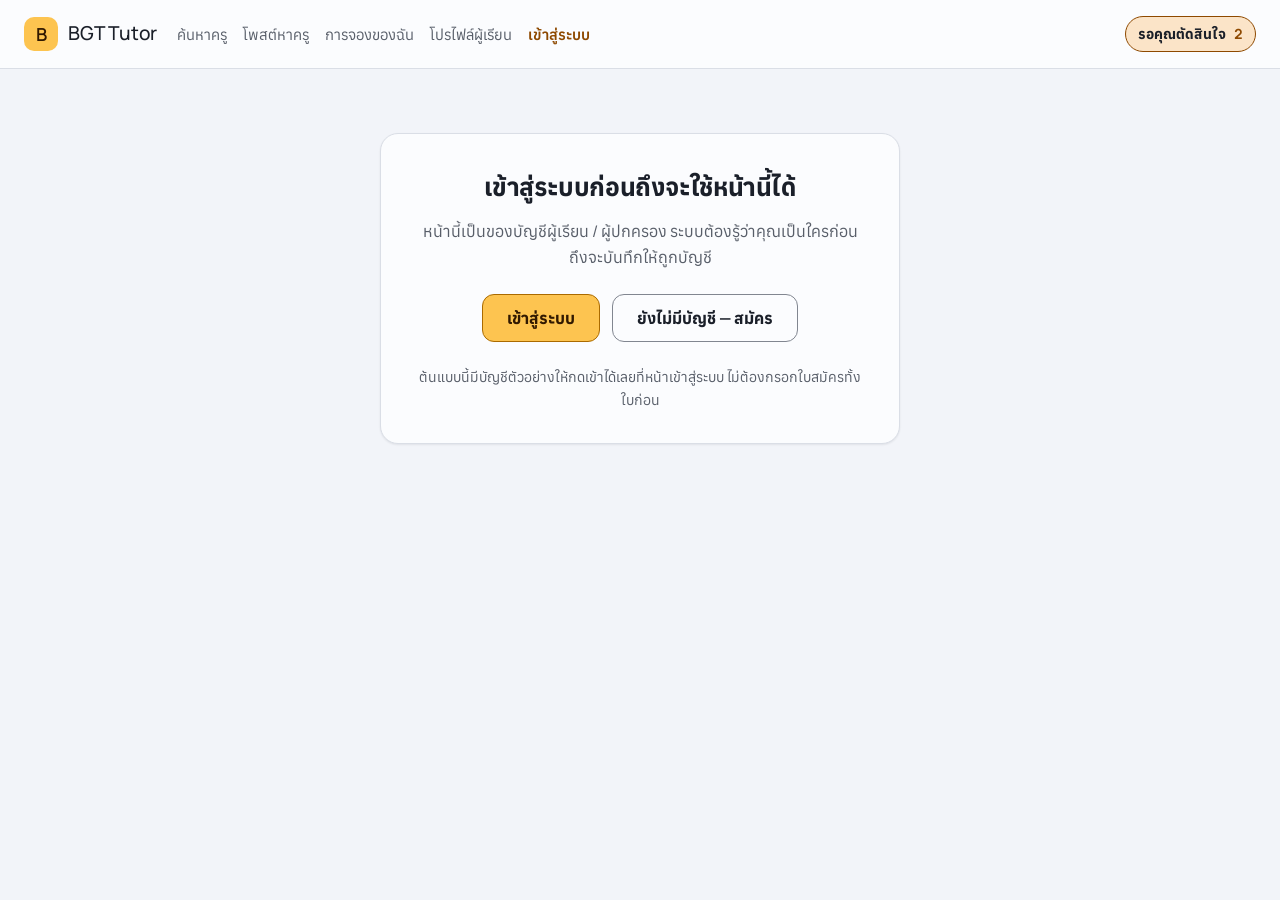
<file: student/my-jobs.html>
<!DOCTYPE html>
<!--
  PROTOTYPE (ทาง A) — ยังไม่มี backend จริง ข้อมูลไม่ถูกบันทึกที่ไหน
  ก้อน C② · ขั้น 7ก — "งานหาครูของฉัน" ฝั่งผู้เรียน
  บ้านหลักของทุกงาน: โพสต์หาครู + คำขอจองตรง + ข้อเสนอที่ครูยื่นเข้ามา อยู่ที่เดียว
  (Owner เคาะ 2026-08-21 · LOG รายการ 138 ข้อ 13)

  ระบบดีไซน์: design.md + tokens.css (ห้ามสร้างสีหรือฟอนต์ใหม่ในไฟล์นี้)

  🔗 ของที่หน้านี้ "ยืมมาใช้ ห้ามออกแบบใหม่" (SYSTEM ข้อ 4.6):
     · การ์ดงาน = โครง .j-card ชุดเดียวกับ post-job.html / job-board.html
     · ชิปสถานะ .st / .st--wait|act|ok|off = ชุดเดียวกับ booking.html
     · STATUS_LABEL = ลอกจาก booking.html ซึ่งลอกจาก SYSTEM ข้อ 8 (ห้ามตั้งคำใหม่เอง)
     · SLOT_LABEL / MODE_LABEL / GOAL_LABEL = สำเนาลิสต์กลาง ต้นฉบับ signup-parent.html
     · โปรไฟล์ผู้เรียน = sessionStorage['bgt_learners'] (ต้นฉบับสัญญาข้อมูล: signup-parent.html)
     · ขั้นชำระเงิน = ส่งต่อไป booking.html ไม่สร้างขั้นจ่ายซ้ำในหน้านี้

  🔴 สถานะใช้ชุดเดียวของ SYSTEM ข้อ 8 · รหัสอังกฤษคือของจริง ข้อความไทยเป็นแค่ป้ายบนจอ
     ป้ายเปลี่ยนตามมุมคนดูได้ (ข้อ 8 กติกาข้อ 1) — โพสต์ที่มีข้อเสนอค้างยังเป็นรหัส pending
     แต่ป้ายบนจอพูดความจริงว่า "มีข้อเสนอ N ใบ — รอคุณเลือก" ไม่ใช่ "รอครูตอบ"
  🚩 declined_by_learner = รหัสใหม่ที่ยังไม่มีในตารางข้อ 8 (ผู้เรียนปฏิเสธข้อเสนอรายใบ)
     ตรรกะเคาะแล้วที่ SYSTEM ข้อ 3ก ข้อ 5 แต่ยังไม่ได้ตั้งรหัส — รอ Owner ยืนยันก่อนจดเข้าตาราง

  🔐 ห้ามแสดงทุกหน้า: เบอร์ · ID LINE · ที่อยู่เต็ม · ชื่อ-นามสกุลจริง
  ⚠️ แผง/modal ห้ามใช้ transition+visibility -> สลับ display ตรง ๆ (กับดักที่รู้แล้ว)
  ⚠️ การพับ/กางแผง ใช้ [hidden] เท่านั้น ห้าม max-height+overflow:hidden (กับดัก 2026-08-19 ข้อ 4)
-->
<html lang="th">
<head>
<meta charset="UTF-8">
  <!-- 🔴 กัน URL (ที่มีรหัสผู้เรียน/รหัสงาน) หลุดไปกับ Referer ตอนโหลดฟอนต์ · ผลตรวจ security 2026-08-20 -->
  <meta name="referrer" content="same-origin">
<meta name="viewport" content="width=device-width, initial-scale=1">
<title>การจองของฉัน — BGT Tutor</title>
<link rel="preconnect" href="https://fonts.googleapis.com">
<link rel="preconnect" href="https://fonts.gstatic.com" crossorigin>
<link href="https://fonts.googleapis.com/css2?family=Anuphan:wght@400;500;600;700&family=Manrope:wght@400;500;600;700&display=swap" rel="stylesheet">
<link rel="stylesheet" href="../shared/tokens.css">
<link rel="stylesheet" href="../shared/logo.css">
<!-- 🎨 หน้าตาแบบ index-v3 (Owner สั่ง LOG 191) · ลบบรรทัดนี้ = กลับไปแบบเดิมทันที -->
<link rel="stylesheet" href="../shared/theme-v3.css">
<!-- 🆕 v4: วิธีจัดหน้าแบบจอจำลองใน index-v3 (Owner สั่ง 2026-08-31) -->
<link rel="stylesheet" href="../shared/v4-stepflow.css">
<link rel="stylesheet" href="../shared/v4-rows.css">
<link rel="stylesheet" href="../shared/v4-jobrow.css">
<style>
/* Hallmark · macrostructure: Ecosystem Index · genre: modern-minimal · design-system: design.md
 * nav: N3 side-rail · footer: Ft2 inline · enrichment: none (typography only)
 * ชื่อคลาสร่วมกับ job-board.html / post-job.html / booking.html ทั้งหมด ห้ามคิดชื่อใหม่ให้ของเดิม
 *
 * ⚠️ คลาสใหม่ที่หน้านี้เพิ่ม (ไม่มีในหน้าอื่น) และเหตุผลที่ต้องเป็นของตัวเอง:
 *    .learner-strip / .lchip = แถบสลับชื่อลูก (ผู้ปกครองมีลูกได้หลายคน — CLAUDE.md กฎ 8ข ข้อ 2)
 *    .offers-panel / .off-* = รายการข้อเสนอที่กางออกใต้การ์ด (ฝั่งครูไม่มีแผงนี้)
 */
*{box-sizing:border-box;margin:0;padding:0}
/* [hidden] ต้องประกาศในชั้นของเราเอง ไม่งั้นคลาสที่มี display: จะทับ (บั๊ก 2026-08-13) */
[hidden]{display:none !important}
html{overflow-x:clip;scroll-behavior:smooth}
@media (prefers-reduced-motion:reduce){html{scroll-behavior:auto}}
body{
  font-family:var(--font-sans);color:var(--color-ink);
  line-height:1.65;font-size:16px;overflow-x:clip;background:var(--color-paper);
}
h1,h2,h3,.logo,.btn,.chip{font-family:var(--font-display)}
h1,h2,h3{font-style:normal;font-weight:700;color:var(--color-ink);letter-spacing:-0.015em;overflow-wrap:anywhere;min-width:0}
a{color:inherit}
img{max-width:100%;display:block}
.wrap{max-width:1200px;width:100%;margin:0 auto;padding:0 var(--space-5)}

.page-shell{display:flex;flex-direction:column;min-height:100vh}
.content-col{flex:1;min-width:0;display:flex;flex-direction:column}
.content-col > .wrap{width:100%}

.back-link{
  min-height:44px;box-sizing:border-box;font-size:var(--text-sm);font-weight:600;line-height:1;
  color:var(--color-ink-2);text-decoration:none;display:inline-flex;align-items:center;
  padding:0 var(--space-3);border-radius:var(--radius-sm);white-space:nowrap;
}
.back-link:hover{background:var(--color-paper-2);color:var(--color-ink)}
.back-link:focus-visible,.logo:focus-visible{outline:2px solid var(--color-focus);outline-offset:2px;border-radius:var(--radius-sm)}

.stepindex{display:none}
.sidenav{display:flex;flex-direction:column;gap:1px;margin-top:var(--space-8)}
.sidenav a{
  display:flex;align-items:center;gap:12px;padding:9px 12px;border-radius:var(--radius-sm);
  font-size:var(--text-sm);font-weight:400;color:var(--color-ink-2);text-decoration:none;
  transition:background-color var(--dur-short) var(--ease-out);
}
.sidenav-num{font-family:var(--font-display);font-size:var(--text-xs);font-weight:700;color:var(--color-muted);min-width:20px;font-variant-numeric:tabular-nums;text-align:right}
@media (hover:hover){.sidenav a:hover{background:var(--color-paper-2);color:var(--color-ink)}}
.sidenav a.active{background:var(--color-accent-soft);color:var(--color-ink);font-weight:600}
.sidenav a.active .sidenav-num{color:var(--color-accent-deep)}
.sidenav a:focus-visible{outline:2px solid var(--color-focus);outline-offset:-2px;border-radius:var(--radius-sm)}
.side-note{
  margin-top:auto;padding-top:var(--space-6);font-size:var(--text-sm);color:var(--color-ink-2);line-height:1.55;
  border-top:1px solid var(--color-rule);
}
.side-note strong{display:block;font-family:var(--font-display);color:var(--color-ink);margin-bottom:4px}
.side-cta{margin-top:var(--space-6);display:flex;flex-direction:column;gap:var(--space-2)}

/* ตัวนับ "รอคุณตัดสินใจ" — ต้องเห็นตลอดทั้งจอเล็กและจอใหญ่ (ทรงเดียวกับ .quota ของ job-board) */
.quota{
  display:inline-flex;align-items:center;gap:8px;min-height:36px;padding:0 12px;
  border-radius:var(--radius-pill);background:var(--color-paper-2);border:1px solid var(--color-rule);
  font-family:var(--font-display);font-size:var(--text-sm);font-weight:700;color:var(--color-ink);
  font-variant-numeric:tabular-nums;white-space:nowrap;
}
.quota .q-num{color:var(--color-accent-deep)}
.quota.is-hot{background:var(--color-accent-soft);border-color:var(--color-accent-deep)}

/* ── หัวหน้า ─────────────────────────────────────────────────── */
.intro{padding:var(--space-12) 0 var(--space-8)}
.intro .eyebrow{
  display:inline-flex;align-items:center;gap:8px;font-family:var(--font-display);
  font-size:var(--text-sm);font-weight:700;letter-spacing:.02em;
  color:var(--color-accent-deep);background:var(--color-accent-soft);
  padding:6px 14px;border-radius:var(--radius-sm);margin-bottom:var(--space-4);
}
.intro h1{font-size:var(--text-2xl);line-height:1.25;max-width:24ch}
.intro p{margin-top:var(--space-4);color:var(--color-ink-2);font-size:var(--text-base);max-width:62ch;line-height:1.65}

/* ── แถบสลับชื่อลูก ───────────────────────────────────────────
   🔴 CLAUDE.md กฎ 8ข ข้อ 2: "ของสิ่งนี้มีได้มากกว่า 1 อันไหม" — ผู้ปกครองมีลูกได้หลายคน
   ชื่อลูกดึงจากโปรไฟล์ ไม่ให้พิมพ์เอง (กฎ 8 ข้อ 4) */
/* แถบเตือนคาบรอยืนยัน — ต้องเด่นกว่าทุกอย่างบนหัวหน้า เพราะมีนาฬิกา 48 ชม.เดินอยู่
   ใช้ display:flex สลับกับ hidden ตรง ๆ ห้ามใช้ transform+transition (Browser pane ไม่วาดเฟรม -> แถบไม่โผล่) */
.lesson-alert{
  display:flex; flex-wrap:wrap; align-items:center; gap:var(--space-3);
  margin-top:var(--space-4); padding:var(--space-4) var(--space-5);
  border:2px solid var(--color-accent); border-radius:var(--radius-md);
  background:var(--color-accent-soft); color:var(--color-ink);
  font-size:var(--text-sm); line-height:1.6;
}
.lesson-alert[hidden]{display:none}
.lesson-alert b{font-size:var(--text-base)}
.lesson-alert .btn{margin-inline-start:auto; flex:none}
@media (max-width:600px){ .lesson-alert .btn{margin-inline-start:0; width:100%} }

.learner-strip{
  display:flex;flex-wrap:wrap;align-items:center;gap:var(--space-3);
  margin-top:var(--space-6);padding:var(--space-4) var(--space-5);
  background:var(--color-surface);border:1px solid var(--color-rule);border-radius:var(--radius-md);
}
.learner-strip .ls-label{font-size:var(--text-sm);color:var(--color-ink-2);font-weight:600}
.lchip-group{display:flex;flex-wrap:wrap;gap:8px;min-width:0}
.lchip{
  display:inline-flex;align-items:center;gap:8px;min-height:44px;padding:0 16px;white-space:nowrap;
  border:1px solid var(--color-rule-2);border-radius:var(--radius-md);cursor:pointer;
  background:var(--color-surface);font-family:var(--font-display);font-size:var(--text-sm);font-weight:600;color:var(--color-ink);
  transition:background-color var(--dur-short) var(--ease-out);
}
.lchip .l-n{font-variant-numeric:tabular-nums;color:var(--color-ink-2);font-weight:400}
.lchip[aria-pressed=true]{background:var(--color-accent);color:var(--color-accent-ink);border-color:var(--color-accent)}
.lchip[aria-pressed=true] .l-n{color:var(--color-accent-ink);opacity:.85}
.lchip:focus-visible{outline:2px solid var(--color-focus);outline-offset:2px}
@media (hover:hover){.lchip:hover{background:var(--color-paper-2)}.lchip[aria-pressed=true]:hover{background:var(--color-accent)}}
.learner-strip .back-link{margin-left:auto}

/* ── ส่วนรายการงาน ───────────────────────────────────────────── */
.jobs{padding:var(--space-10) 0 var(--space-2);scroll-margin-top:var(--space-12)}
.jobs:last-of-type{padding-bottom:var(--space-8)}
.jobs-head{display:flex;flex-wrap:wrap;align-items:baseline;gap:var(--space-2) var(--space-4);margin-bottom:var(--space-2)}
.jobs-head h2{font-size:var(--text-xl)}
.jobs-count{font-size:var(--text-sm);color:var(--color-ink-2);font-variant-numeric:tabular-nums}
.jobs-why{font-size:var(--text-sm);color:var(--color-ink-2);margin-bottom:var(--space-5);max-width:64ch}
/* วัดจากความกว้างคอลัมน์จริง ไม่ใช่ความกว้างจอ
   (ถอดแถบข้าง 264px ทิ้งแล้ว 2026-09-13 — คอลัมน์เต็มความกว้างจอ แต่ยังใช้ container query เพราะ .wrap มี max-width + padding) */
.jobs .wrap{container-type:inline-size}
/* 🔴 align-items:start — ค่าเริ่มต้น stretch ทำให้การ์ดที่เนื้อหาสั้นถูกยืดจนมีช่องว่างค้าง
   (Owner ทัก 2026-08-14 รอบ 3 · เช็คลิสต์ข้อ 8ค) */
/* 🔴 2026-09-10 (จอ ⑦) — เดิมเป็นกริดการ์ดใหญ่ 1-2 คอลัมน์
   จอ ⑦ ในหน้า landing สั่งว่า "1 เรื่อง = 1 แถว" เหมือนฝั่งครู -> ใช้ชุดแถวกลาง .jrow
   ไม่ต้องมี container query อีกแล้ว เพราะแถวเต็มความกว้างเสมอ (และนั่นคือต้นเหตุที่การ์ดเคยถูกบีบ) */
.jobs-list{display:block}
.jobs-list > .jrow:first-child{border-top:0}
/* จอ ⑧ — แถบ "ค่าเรียนพักไว้กับคนกลาง" (จอจำลองใช้ .mbar) */
.hold-bar{display:block;flex:1 1 120px;max-width:220px;height:8px;border-radius:999px;background:var(--color-paper-2);overflow:hidden}
.hold-bar > i{display:block;height:100%;background:var(--color-amber)}
.lesson-h{font-family:var(--font-display);font-weight:700;font-size:var(--text-base);margin:var(--space-6) 0 0}
.lesson-h:first-child{margin-top:0}
.empty-state{
  border:1px dashed var(--color-rule-2);border-radius:var(--radius-lg);background:var(--color-paper-2);
  padding:var(--space-10) var(--space-6);text-align:center;color:var(--color-ink-2);
}
.empty-state strong{display:block;font-family:var(--font-display);color:var(--color-ink);font-size:var(--text-lg);margin-bottom:var(--space-2)}
.empty-state .btn{margin-top:var(--space-5)}

/* ── การ์ดงาน = โครงเดียวกับ post-job.html / job-board.html ── */
.j-card{--card-pad:var(--space-6);background:var(--color-surface);border:1px solid var(--color-rule);border-radius:var(--radius-md);padding:var(--card-pad);box-shadow:var(--shadow-raise);display:flex;flex-direction:column}
.j-top{display:flex;align-items:baseline;justify-content:space-between;gap:var(--space-3);flex-wrap:wrap}
.j-title{font-family:var(--font-display);font-weight:700;font-size:var(--text-lg);line-height:1.3;overflow-wrap:anywhere}
.j-code{font-size:var(--text-sm);color:var(--color-muted);font-variant-numeric:tabular-nums}
.tag-group{display:flex;flex-wrap:wrap;gap:6px;margin-top:var(--space-4)}
.tag{
  display:inline-flex;align-items:center;
  background:var(--color-subject);color:var(--color-surface);
  font-size:var(--text-sm);font-weight:600;padding:5px 10px;border-radius:var(--radius-sm);
}
.tag--plain{background:var(--color-level-soft);color:var(--color-level);font-weight:600}
.j-meta{display:flex;flex-wrap:wrap;gap:var(--space-2) var(--space-5);margin-top:var(--space-4);font-size:var(--text-sm);color:var(--color-ink-2)}
.j-meta span{display:inline-flex;align-items:center;gap:6px}
.j-meta .ic{color:var(--color-accent-deep)}
.j-body{margin-top:var(--space-4);font-size:var(--text-base);color:var(--color-ink);line-height:1.65;white-space:pre-wrap;overflow-wrap:anywhere;
  --lines:4;display:-webkit-box;-webkit-line-clamp:var(--lines);line-clamp:var(--lines);-webkit-box-orient:vertical;overflow:hidden}
.j-body.is-open{display:block;-webkit-line-clamp:unset;line-clamp:unset;overflow:visible}
.j-more{align-self:flex-start;margin-top:2px}
.j-foot{display:flex;align-items:baseline;justify-content:space-between;gap:var(--space-3);flex-wrap:wrap;margin-top:auto;padding-top:var(--space-5);border-top:1px solid var(--color-rule)}
.j-price{font-family:var(--font-display);font-weight:700;font-size:var(--text-lg);color:var(--color-ink)}
.j-price small{font-family:var(--font-sans);font-weight:400;font-size:var(--text-sm);color:var(--color-ink-2)}
.j-card.is-closed{background:var(--color-paper-2);box-shadow:none}
.j-card.is-closed .j-code,.j-card.is-closed .j-title,.j-card.is-closed .j-price{color:var(--color-ink-2)}

/* ── แถบท้ายการ์ด: ซ้าย = สถานะ 1 ป้าย · ขวา = ปุ่มหลัก 1 ปุ่ม ──
   (กติกาเดียวกับ job-board.html — ทุกสถานะโครงเดียวกันเป๊ะ ปุ่มจะได้ไม่ตกบรรทัด) */
.j-actions{
  display:flex;flex-wrap:wrap;align-items:center;gap:var(--space-3);
  margin:var(--space-5) calc(var(--card-pad) * -1) calc(var(--card-pad) * -1);
  padding:var(--space-4) var(--card-pad);
  background:var(--color-paper-2);border-top:1px solid var(--color-rule);
  border-radius:0 0 var(--radius-md) var(--radius-md);
}
.j-actions > :first-child{margin-top:0}
.j-actions .btn{margin-left:auto}
.j-note{font-size:var(--text-sm);color:var(--color-ink-2);line-height:1.5;flex:1 1 220px;min-width:0}
@media (max-width:430px){.j-actions .btn{margin-left:0;flex:1 1 100%}}
.j-card.is-closed .j-actions{background:var(--color-surface)}

/* ชิปสถานะ = ชุดเดียวกับ booking.html ห้ามตั้งสีใหม่ */
.st{font-size:var(--text-sm);font-weight:600;padding:4px 12px;border-radius:var(--radius-pill);border:1px solid var(--color-rule);white-space:nowrap;background:var(--color-surface)}
.st--wait{background:var(--color-surface-2);color:var(--color-ink-2)}
.st--act{background:var(--color-accent);color:var(--color-accent-ink);border-color:transparent}
.st--ok{background:var(--color-ok-soft);color:var(--color-ok);border-color:transparent}
.st--off{background:transparent;color:var(--color-ink-2);opacity:.75}

/* ── แผงข้อเสนอที่กางออกใต้การ์ด ──────────────────────────────
   🔴 ห้ามพับด้วย max-height/overflow:hidden — ใช้ [hidden] เท่านั้น (กับดัก 2026-08-19 ข้อ 4)
   แผงที่พับอยู่หลุดจาก layout tree ไปเลย -> การ์ด 10 ใบกิน layout พอ ๆ กับ 1 ใบ */
.offers-panel{
  margin:var(--space-5) calc(var(--card-pad) * -1) 0;
  padding:var(--space-5) var(--card-pad) 0;
  border-top:1px solid var(--color-rule);
}
.offers-panel h4{font-family:var(--font-display);font-size:var(--text-base);font-weight:700}
.offers-panel > p{font-size:var(--text-sm);color:var(--color-ink-2);margin-top:var(--space-1)}
.off-list{list-style:none;display:grid;gap:var(--space-3);margin-top:var(--space-4)}
/* align-items:flex-start เหตุผลเดียวกับกริดการ์ด — แถวที่ข้อความสั้นห้ามถูกยืด */
.off-row{
  display:flex;flex-wrap:wrap;align-items:flex-start;gap:var(--space-3) var(--space-4);
  padding:var(--space-4);border:1px solid var(--color-rule);border-radius:var(--radius-md);
  background:var(--color-surface);
}
.off-row.is-dead{background:var(--color-paper-2);opacity:.8}
.off-row.is-win{border-color:var(--color-accent-deep);background:var(--color-accent-soft)}
.off-ava{flex:0 0 auto;width:40px;height:40px;border-radius:50%;display:grid;place-items:center;
  background:var(--color-surface-2);border:1px solid var(--color-rule);font-family:var(--font-display);font-weight:700}
.off-main{flex:1 1 260px;min-width:0;display:flex;flex-direction:column;gap:var(--space-2)}
.off-name{font-weight:600;display:flex;flex-wrap:wrap;align-items:center;gap:var(--space-2);overflow-wrap:anywhere}
.off-name a{text-decoration:none;border-bottom:1px solid var(--color-rule)}
.off-name a:hover{border-bottom-color:var(--color-accent)}
.off-name a:focus-visible{outline:2px solid var(--color-focus);outline-offset:2px;border-radius:var(--radius-sm)}
.off-badge{font-size:var(--text-sm);font-weight:600;color:var(--color-ok);background:var(--color-ok-soft);padding:2px 8px;border-radius:var(--radius-sm)}
.off-facts{display:flex;flex-wrap:wrap;gap:var(--space-2) var(--space-4);font-size:var(--text-sm);color:var(--color-ink-2)}
.off-facts b{color:var(--color-ink);font-weight:600}
.off-msg{font-size:var(--text-base);line-height:1.6;white-space:pre-wrap;overflow-wrap:anywhere;
  --lines:3;display:-webkit-box;-webkit-line-clamp:var(--lines);line-clamp:var(--lines);-webkit-box-orient:vertical;overflow:hidden}
.off-msg.is-open{display:block;-webkit-line-clamp:unset;line-clamp:unset;overflow:visible}
.off-side{flex:0 0 auto;display:flex;flex-direction:column;align-items:flex-end;gap:var(--space-2);margin-left:auto}
.off-price{font-family:var(--font-display);font-weight:700;font-size:var(--text-lg);font-variant-numeric:tabular-nums;white-space:nowrap}
.off-price small{font-family:var(--font-sans);font-weight:400;font-size:var(--text-sm);color:var(--color-ink-2)}
.off-diff{font-size:var(--text-sm);color:var(--color-ink-2);white-space:nowrap}
.off-diff.over{color:var(--color-error);font-weight:600}
.off-btns{display:flex;flex-wrap:wrap;gap:var(--space-2);justify-content:flex-end}
/* จอแคบ: ปุ่มเต็มความกว้าง จะได้ไม่เป็นปุ่มลอยชิดขวา (บทเรียนเดียวกับ .j-actions) */
@media (max-width:560px){
  .off-side{align-items:stretch;width:100%;margin-left:0}
  .off-btns{justify-content:stretch}
  .off-btns .btn{flex:1 1 100%}
}
.off-dead-note{font-size:var(--text-sm);color:var(--color-ink-2);flex:1 1 100%}

/* ── ปุ่ม ─────────────────────────────────────────────────────── */
.btn{
  height:var(--control-h);padding:0 24px;border-radius:var(--radius-md);border:1px solid transparent;
  font-weight:700;font-size:var(--text-base);cursor:pointer;text-decoration:none;
  display:inline-flex;align-items:center;justify-content:center;gap:8px;white-space:nowrap;
  transition:transform var(--dur-short) var(--ease-out),background-color var(--dur-short) var(--ease-out);
}
.btn:active{transform:translateY(1px)}
.btn:focus-visible{outline:2px solid var(--color-focus);outline-offset:2px}
.btn-primary{background:var(--color-accent);color:var(--color-accent-ink)}
.btn-primary:hover{background:oklch(48% 0.155 44)}
.btn-secondary{background:var(--color-surface);color:var(--color-ink);border-color:var(--color-rule-2)}
.btn-secondary:hover{background:var(--color-paper-2)}
.btn-sm{height:44px;padding:0 18px;font-size:var(--text-sm)}
.btn[disabled]{opacity:.55;cursor:not-allowed}
.btn[disabled]:active{transform:none}
.link-btn{
  background:none;border:none;font:inherit;font-size:var(--text-sm);font-weight:600;color:var(--color-accent-deep);
  cursor:pointer;min-height:44px;display:inline-flex;align-items:center;padding:0 4px;border-radius:var(--radius-sm);
}
.link-btn:hover{text-decoration:underline}
.link-btn:focus-visible{outline:2px solid var(--color-focus);outline-offset:2px}

/* ── ข้อความแจ้งผล (เงียบ ๆ ไม่ใช่ toast เด้ง) ─────────────────── */
.live-note{
  display:flex;flex-wrap:wrap;align-items:center;gap:var(--space-3);
  margin-top:var(--space-6);padding:var(--space-3) var(--space-4);
  background:var(--color-ok-soft);border-radius:var(--radius-md);
  font-size:var(--text-sm);color:var(--color-ink-2);
}
.note{
  display:flex;gap:var(--space-4);align-items:flex-start;background:var(--color-paper-2);
  border:1px solid var(--color-rule);border-radius:var(--radius-md);
  padding:var(--space-5);font-size:var(--text-sm);color:var(--color-ink);line-height:1.6;
}
.note strong{display:block;font-family:var(--font-display);margin-bottom:4px}
.note-mark{
  width:32px;height:32px;border-radius:50%;flex-shrink:0;font-weight:700;
  display:flex;align-items:center;justify-content:center;
  background:var(--color-ok);color:var(--color-surface);
}
.note--warn{background:var(--color-error-soft);border-color:var(--color-error)}
.note--warn .note-mark{background:var(--color-error)}

/* ── แผงยืนยันรับข้อเสนอ ─────────────────────────────────────────
   🔴 ห้ามใช้ transition + visibility (เฟรมไม่ถูกวาด แผงไม่โผล่) — สลับ display ตรง ๆ */
.modal{position:fixed;inset:0;z-index:var(--z-modal);display:flex;align-items:flex-end;justify-content:center}
@media (min-width:720px){.modal{align-items:center}}
.modal-backdrop{position:absolute;inset:0;background:oklch(21% 0.016 48 / 0.45)}
.modal-card{
  position:relative;background:var(--color-surface);width:100%;max-width:600px;max-height:92vh;overflow-y:auto;
  border-radius:var(--radius-lg) var(--radius-lg) 0 0;padding:var(--space-6);box-shadow:var(--shadow-lift);
}
@media (min-width:720px){.modal-card{border-radius:var(--radius-lg);padding:var(--space-8)}}
.modal-head{display:flex;align-items:flex-start;justify-content:space-between;gap:var(--space-4)}
.modal-head h2{font-size:var(--text-xl)}
.modal-close{
  flex:0 0 auto;width:44px;height:44px;border-radius:var(--radius-sm);border:1px solid var(--color-rule-2);
  background:var(--color-surface);color:var(--color-ink);font-size:18px;line-height:1;cursor:pointer;
  display:flex;align-items:center;justify-content:center;
}
.modal-close:hover{background:var(--color-paper-2)}
.modal-close:focus-visible{outline:2px solid var(--color-focus);outline-offset:2px}
.modal-sum{
  margin-top:var(--space-4);padding:var(--space-4);border-radius:var(--radius-md);
  background:var(--color-paper-2);font-size:var(--text-sm);color:var(--color-ink-2);
}
.modal-sum b{display:block;font-family:var(--font-display);color:var(--color-ink);font-size:var(--text-base);margin-bottom:4px;overflow-wrap:anywhere}
/* ⭐ ก้อน D — ตัวเลือกเหตุผลในแผงแจ้งปัญหา (พื้นที่แตะต้องใหญ่พอบนมือถือ) */
.issue-set{border:0;padding:0;margin:var(--space-5) 0 0}
.issue-set legend{font-weight:600;font-size:var(--text-sm);margin-bottom:var(--space-2)}
.issue-set label{
  display:flex;align-items:center;gap:var(--space-3);min-height:44px;
  padding:0 var(--space-3);border-radius:var(--radius-sm);font-size:var(--text-sm);cursor:pointer;
}
@media (hover:hover){.issue-set label:hover{background:var(--color-paper-2)}}
.issue-set input:focus-visible{outline:2px solid var(--color-focus);outline-offset:2px}
.modal-steps{list-style:none;display:grid;gap:var(--space-3);margin-top:var(--space-5)}
.modal-steps li{display:flex;gap:var(--space-3);font-size:var(--text-sm);line-height:1.55}
.modal-steps .n{
  flex:0 0 auto;width:24px;height:24px;border-radius:50%;background:var(--color-accent-soft);color:var(--color-accent-deep);
  font-family:var(--font-display);font-weight:700;font-size:var(--text-xs);display:grid;place-items:center;margin-top:2px;
}
.modal-foot{
  display:flex;flex-wrap:wrap;align-items:center;gap:var(--space-3);
  margin-top:var(--space-6);padding-top:var(--space-5);border-top:1px solid var(--color-rule);
}
.modal-foot .btn-primary{margin-left:auto}
@media (max-width:560px){.modal-foot .btn{flex:1 1 100%;margin-left:0}}

/* ── ปุ่มจำลองสถานะ (ต้นแบบเท่านั้น — ตรงกับ .sim ของ booking.html) ── */
.sim{margin:var(--space-10) 0 var(--space-16);padding-top:var(--space-5);border-top:1px dashed var(--color-rule)}
.sim-label{display:block;font-size:var(--text-xs);color:var(--color-ink-2);margin-bottom:var(--space-3)}
.sim-row{display:flex;flex-wrap:wrap;gap:var(--space-2)}
.btn-sim{font-size:var(--text-sm)}

.site-footer{border-top:1px solid var(--color-rule);padding:var(--space-6) 0 var(--space-8);font-size:var(--text-sm);color:var(--color-ink-2)}
.site-footer .wrap{display:flex;flex-wrap:wrap;align-items:center;gap:var(--space-3) var(--space-6)}
.site-footer .foot-brand{font-family:var(--font-display);font-weight:700;color:var(--color-ink)}
.site-footer nav{display:flex;flex-wrap:wrap;gap:var(--space-5);margin-left:auto}
.site-footer a{text-decoration:none;border-bottom:1px solid transparent;padding-bottom:1px}
.site-footer a:hover{color:var(--color-ink);border-bottom-color:var(--color-accent)}
.site-footer a:focus-visible{outline:2px solid var(--color-focus);outline-offset:3px;border-radius:2px}
@media (max-width:560px){.site-footer nav{margin-left:0;width:100%}}

/* ⭐ ก้อน C2 (2026-08-23) — แผง "ครูเสนอเวลาอื่น" ในการ์ดงานจองตรง */
.j-counter{margin-top:var(--space-4);padding:var(--space-4);border:1px solid var(--color-accent);border-radius:var(--radius-sm);background:var(--color-accent-soft);display:flex;flex-direction:column;gap:var(--space-2)}
.jc-head{font-weight:700;font-size:var(--text-sm)}
.jc-row{display:flex;flex-wrap:wrap;align-items:baseline;gap:var(--space-2) var(--space-3);font-size:var(--text-sm)}
.jc-old{text-decoration:line-through;color:var(--color-ink-2)}
.jc-arrow{color:var(--color-ink-2)}
.jc-new{font-weight:700;font-size:var(--text-base)}
.jc-msg{font-size:var(--text-sm);color:var(--color-ink-2);line-height:1.55}
.jc-note{font-size:var(--text-xs);color:var(--color-ink-2);line-height:1.5}
.sr-only{position:absolute;width:1px;height:1px;overflow:hidden;clip:rect(0,0,0,0);white-space:nowrap}
@media (prefers-reduced-motion:reduce){*{transition-duration:1ms !important;animation-duration:1ms !important}}
</style>
</head>
<!-- 🔴 ต้องเข้าสู่ระบบเป็นผู้เรียนก่อน (การจองของฉัน = ข้อมูลส่วนตัวของบัญชีนั้น) · ด่านอยู่ที่ shared/accounts.js ค้น applyGate -->
<body data-require="learner">
<div class="page-shell">

  <header class="topbar">
    <a class="logo" href="../index.html"><span class="logo-mark">B</span><span class="logo-text">BGT Tutor</span></a>
    <!-- 🔴 เมนูบนฝั่งผู้เรียน — ต้องเหมือนกันทั้ง 5 หน้า (เทียบเท่า .topnav ของฝั่งครู)
         เพิ่ม/ลบเมนู = แก้ให้ครบทุกหน้า · หน้าที่เปิดอยู่ต้องมี aria-current="page" -->
    <nav class="topnav" aria-label="เมนูผู้เรียน">
      <a href="teacher-search.html">ค้นหาครู</a>
      <a href="post-job.html">โพสต์หาครู</a>
      <a href="my-jobs.html" aria-current="page" class="is-here">การจองของฉัน</a>
      <a href="signup-parent.html">โปรไฟล์ผู้เรียน</a>
    </nav>
    <span class="quota" id="quota-mobile">รอคุณตัดสินใจ <span class="q-num">0</span></span>
  </header>

  <aside class="stepindex">
    <a class="logo" href="../index.html"><span class="logo-mark">B</span><span class="logo-text">BGT Tutor</span></a>
    <a class="back-link" href="teacher-search.html">ค้นหาครู</a>
    <nav class="sidenav" aria-label="หมวดการจองของฉัน">
      <a href="#need-you"><span class="sidenav-num" id="nav-n-need">0</span>รอคุณตัดสินใจ</a>
      <a href="#running"><span class="sidenav-num" id="nav-n-run">0</span>กำลังดำเนินอยู่</a>
      <a href="#closed"><span class="sidenav-num" id="nav-n-closed">0</span>ปิดแล้ว</a>
      <!-- 🔴 จอ ⑧ (2026-09-10) — "หลังเรียน · ยืนยันว่าเรียนจริง แล้วเงินถึงครู"
           แยกเป็นแท็บของตัวเองตามจอในหน้า landing ไม่ใช่แถบเตือนลอย ๆ เหมือนเดิม -->
      <a href="#lessons"><span class="sidenav-num" id="nav-n-lesson">0</span>คาบเรียน</a>
    </nav>
    <div class="side-cta">
      <span class="quota" id="quota-side">รอคุณตัดสินใจ <span class="q-num">0</span></span>
      <a class="btn btn-secondary btn-sm" href="post-job.html">โพสต์หาครูเพิ่ม</a>
    </div>
    <p class="side-note">
      <strong>ครูที่ยื่นข้อเสนอ = ตอบรับไปแล้ว</strong>
      กดรับได้เลย ไม่ต้องรอครูตอบอีกรอบ — เลือกวัน-เวลาจากช่วงที่เขาเสนอ แล้วชำระเงินเพื่อยืนยันคาบ
    </p>
  </aside>

  <div class="content-col">

    <div class="page-head">
      <div class="wrap">
        <div class="intro">
          <span class="eyebrow">สำหรับผู้เรียน · การจองของฉัน</span>
          <h1>การจองของฉัน — คำขอหาครูและคาบเรียนอยู่ที่เดียว</h1>
          <p>ทั้งโพสต์หาครูและคำขอจองครูโดยตรงมารวมกันที่นี่ พร้อมข้อเสนอที่ครูยื่นเข้ามาให้เทียบกันได้ในที่เดียว <b>ครูที่ยื่นข้อเสนอมาแล้ว = ตอบรับล่วงหน้าไปแล้ว</b> คุณกดรับได้เลย แล้วเลือกวัน-เวลาจากช่วงที่เขาว่าง</p>

          <div class="learner-strip">
            <span class="ls-label">ดูการจองของ</span>
            <div class="lchip-group" id="learner-chips" role="group" aria-label="เลือกผู้เรียน"></div>
            <a class="back-link" href="signup-parent.html">แก้โปรไฟล์ผู้เรียน</a>
          </div>

          <!-- แถบเตือนคาบที่รอยืนยัน — เนื้อหาสร้างจาก paintLessonAlert() -->
          <div class="lesson-alert" id="lesson-alert" role="status" hidden></div>

          <p class="live-note" id="live-note" role="status" tabindex="-1" hidden>
            <span id="live-text"></span>
            <button type="button" class="link-btn" id="undo-btn" hidden>เลิกทำ</button>
          </p>
        </div>
      </div>
    </div>

    <section class="jobs" id="need-you" aria-labelledby="h-need">
      <div class="wrap">
        <div class="jobs-head">
          <h2 id="h-need">รอคุณตัดสินใจ</h2>
          <span class="jobs-count" id="count-need">— งาน</span>
        </div>
        <p class="jobs-why">มีครูยื่นข้อเสนอเข้ามาแล้ว หรือเป็นงานที่ไม่มีครูรับและต้องเลือกทางไปต่อ</p>
        <div class="jobs-list" id="list-need"></div>
      </div>
    </section>

    <section class="jobs" id="running" aria-labelledby="h-run">
      <div class="wrap">
        <div class="jobs-head">
          <h2 id="h-run">กำลังดำเนินอยู่</h2>
          <span class="jobs-count" id="count-run">— งาน</span>
        </div>
        <p class="jobs-why">ยังรอครูตอบ หรือรอชำระเงิน หรือยืนยันคาบแล้วรอถึงวันเรียน</p>
        <div class="jobs-list" id="list-run"></div>
      </div>
    </section>

    <section class="jobs" id="closed" aria-labelledby="h-closed">
      <div class="wrap">
        <div class="jobs-head">
          <h2 id="h-closed">ปิดแล้ว</h2>
          <span class="jobs-count" id="count-closed">— งาน</span>
        </div>
        <p class="jobs-why">เรียนจบแล้ว ถอนเอง หรือหมดเวลาไปแล้ว — เก็บไว้ให้ย้อนดูได้</p>
        <div class="jobs-list" id="list-closed"></div>
      </div>
    </section>

    <!-- ═══ จอ ⑧ · คาบเรียน — อ่านจาก #s4 ในหน้า landing ตรง ๆ ═══
         แท็บ 2 อัน: รอยืนยัน · เรียนจบแล้ว
         รอยืนยัน = คาบล่าสุด + เหลือเวลายืนยัน + ค่าเรียนที่พักไว้กับคนกลาง -->
    <section class="jobs" id="lessons" aria-labelledby="h-lesson">
      <div class="wrap">
        <div class="jobs-head">
          <h2 id="h-lesson">คาบเรียน</h2>
          <span class="jobs-count" id="count-lesson">— คาบ</span>
        </div>
        <p class="jobs-why">หลังเรียนจบ ครูจะกด "จบคาบ" แล้วคุณกดยืนยันว่าเรียนจริง ค่าเรียนถึงจะถึงมือครู · ถ้าคาบมีปัญหา แจ้งได้ที่นี่ ยอดจะพักไว้ก่อน</p>
        <div class="jb-tabs" role="tablist" aria-label="สถานะคาบเรียน">
          <button class="jb-tab is-on" type="button" data-ltab="wait" role="tab" aria-selected="true">รอยืนยัน <span class="jb-n" id="ln-wait">0</span></button>
          <button class="jb-tab" type="button" data-ltab="done" role="tab" aria-selected="false">เรียนจบแล้ว <span class="jb-n" id="ln-done">0</span></button>
        </div>
        <div class="jobs-list" id="list-lesson"></div>
      </div>
    </section>

    <div class="wrap">
      <div class="sim">
        <span class="sim-label">🧪 ปุ่มจำลอง (ต้นแบบเท่านั้น — ของจริงเปลี่ยนสถานะจากฝั่งครู/ระบบ ไม่มีปุ่มพวกนี้)</span>
        <div class="sim-row">
          <button type="button" class="btn btn-secondary btn-sm btn-sim" id="sim-offer">ครูยื่นข้อเสนอเพิ่ม 1 ใบ</button>
          <button type="button" class="btn btn-secondary btn-sm btn-sim" id="sim-counter">ครูเสนอเวลาอื่น</button>
          <button type="button" class="btn btn-secondary btn-sm btn-sim" id="sim-expire">ไม่มีครูรับ (หมดเวลาทุกใบ)</button>
          <button type="button" class="btn btn-secondary btn-sm btn-sim" id="sim-reset">เริ่มใหม่</button>
        </div>
      </div>
    </div>

    <footer class="site-footer">
      <div class="wrap">
        <span class="foot-brand">BGT Tutor</span>
        <span>คนกลางที่ทำให้ครูกับผู้เรียนเจอกันได้จริง</span>
        <nav aria-label="ลิงก์ทางกฎหมาย">
          <a href="#">ข้อตกลงการใช้งาน</a>
          <a href="#">นโยบายความเป็นส่วนตัว</a>
          <a href="#">ติดต่อเรา</a>
        </nav>
      </div>
    </footer>

  </div>
</div>

<!-- แผงยืนยันรับข้อเสนอ — ต้องบอกให้ครบว่ากดแล้วเกิดอะไรขึ้นบ้าง (SYSTEM ข้อ 7 ความโปร่งใส) -->
<div class="modal" id="accept-modal" hidden role="dialog" aria-modal="true" aria-labelledby="am-title">
  <div class="modal-backdrop" data-close="1"></div>
  <div class="modal-card">
    <div class="modal-head">
      <h2 id="am-title">รับข้อเสนอนี้</h2>
      <button type="button" class="modal-close" data-close="1" aria-label="ปิด">✕</button>
    </div>
    <div class="modal-sum" id="am-sum"></div>
    <ol class="modal-steps">
      <li><span class="n" aria-hidden="true">1</span><span>ไปหน้าจอง แล้ว<b>เลือกวัน-เวลาแน่นอน</b>จากช่วงที่ครูเสนอ (จองล่วงหน้าอย่างน้อย 24 ชั่วโมง)</span></li>
      <li><span class="n" aria-hidden="true">2</span><span><b>ชำระเงินภายใน 1 ชั่วโมง</b> ไม่งั้นคำขอถูกยกเลิก และต้อง<b>เริ่มหาครูใหม่</b> (ข้อเสนอเดิมกลับมาไม่ได้)</span></li>
      <li><span class="n" aria-hidden="true">3</span><span>ข้อเสนอของครูคนอื่นในงานนี้<b>ปิดทันทีที่คุณกดยืนยัน</b> — โควตาคืนให้เขาเลย ไม่ต้องรอผลการจ่ายเงิน</span></li>
    </ol>
    <div class="note" id="am-note" style="margin-top:var(--space-5)">
      <span class="note-mark" aria-hidden="true">i</span>
      <span id="am-note-text"></span>
    </div>
    <div class="modal-foot">
      <button type="button" class="btn btn-secondary" data-close="1">ยังไม่ตัดสินใจ</button>
      <a class="btn btn-primary" id="am-go" href="#">ไปเลือกวัน-เวลา</a>
    </div>
  </div>
</div>

<!-- ⭐ ก้อน D — แผงแจ้งปัญหาของคาบ (SYSTEM ข้อ 15 ขั้น ① ต้องเลือกก่อนว่าเรื่องอะไร)
     🔴 ปุ่มนี้แช่เงินของครูไว้ ห้ามกดพลาดด้วยนิ้วเดียว และแอดมินต้องได้เหตุผลติดมาด้วย
        (ผลตรวจ logic 2026-08-24 ข้อ 4 — เดิมกดปุ๊บเขียน disputed ทันที ไม่ถามอะไรเลย) -->
<div class="modal" id="issue-modal" hidden role="dialog" aria-modal="true" aria-labelledby="im-title">
  <div class="modal-backdrop" data-close-issue="1"></div>
  <div class="modal-card">
    <div class="modal-head">
      <h2 id="im-title">แจ้งปัญหาของคาบนี้</h2>
      <button type="button" class="modal-close" data-close-issue="1" aria-label="ปิด">✕</button>
    </div>
    <div class="modal-sum" id="im-sum"></div>
    <fieldset class="issue-set">
      <legend>เกิดอะไรขึ้น</legend>
      <label><input type="radio" name="issue-reason" value="teacher_no_show" checked>ครูไม่มาตามนัด</label>
      <label><input type="radio" name="issue-reason" value="learner_no_show">ผู้เรียนไม่ได้เข้าเรียนเอง</label>
      <label><input type="radio" name="issue-reason" value="not_as_agreed">สอนไม่ตรงกับที่ตกลงกันไว้</label>
      <label><input type="radio" name="issue-reason" value="money">เรื่องเงิน</label>
      <label><input type="radio" name="issue-reason" value="other">เรื่องอื่น</label>
    </fieldset>
    <div class="note" style="margin-top:var(--space-5)">
      <span class="note-mark" aria-hidden="true">i</span>
      <span>กดแล้วคาบนี้จะเข้าสู่การตรวจสอบ <b>เงินของครูจะยังไม่ถูกปล่อยจนกว่าจะได้ข้อสรุป</b> — ทีมงานติดต่อกลับทาง LINE OA</span>
    </div>
    <div class="modal-foot">
      <button type="button" class="btn btn-secondary" data-close-issue="1">ยังไม่แจ้ง</button>
      <button type="button" class="btn btn-primary" id="im-go">ส่งเรื่องให้ตรวจสอบ</button>
    </div>
  </div>
</div>

<script src="../shared/accounts.js"></script>
<script src="../shared/learner-data.js"></script>
<script>
(function () {
  'use strict';

  /* ==========================================================================
     0 · ค่าตั้งได้ — ห้าม hardcode ตัวเลขลงข้อความบนจอโดยตรง
        (savepoint: "ตัวเลขชั่วคราว → ห้าม hardcode ตัวเลขลงหน้าเว็บเด็ดขาด")
     ========================================================================== */
  var CONFIG = {
    leadHours: 24,          /* จองล่วงหน้าขั้นต่ำ — SYSTEM ข้อ 5 */
    payWindowMin: 60,       /* เวลาที่ผู้เรียนมีไว้ชำระเงิน — Owner เคาะ LOG 138 ข้อ 14 ("จ่ายภายใน 1 ชม.")
                               ✅ Owner เคาะ 2026-08-21: **ใช้เลขเดียวกันทั้งจองตรงและรับข้อเสนอ**
                               🔴 ต้องตรงกับ PAY_WINDOW_MIN ใน booking.html เสมอ (ชุดตรวจไล่เทียบให้แล้ว) */
    replyWindowText: '1-2 ชั่วโมง'  /* เวลาที่ครูมีให้ตอบรับ — SYSTEM ข้อ 5 */
  };

  /* ==========================================================================
     1 · ตัวช่วยพื้นฐาน (ชุดเดียวกับ job-board.html / booking.html)
     ========================================================================== */
  var $ = function (id) { return document.getElementById(id); };
  function el(tag, cls, txt) {
    var n = document.createElement(tag);
    if (cls) n.className = cls;
    if (txt != null) n.textContent = txt;
    return n;
  }
  /* 🔴 หนีอักขระ HTML ก่อนยัดลง innerHTML — ค่าพวกนี้เป็นของที่ผู้ใช้พิมพ์เองแล้วเดินข้ามหน้ามา
     (ชุดเดียวกับ booking.html / signup-parent.html ค้น function esc) */
  function esc(t) {
    return String(t == null ? '' : t)
      .replace(/&/g, '&amp;').replace(/</g, '&lt;').replace(/>/g, '&gt;')
      .replace(/"/g, '&quot;').replace(/'/g, '&#39;');
  }
  function baht(n) { return '฿' + Number(n).toLocaleString('th-TH'); }
  function metaSpan(icon, text) {
    var s = document.createElement('span');
    var i = el('span', 'ic', icon);
    i.setAttribute('aria-hidden', 'true');
    s.appendChild(i);
    s.appendChild(document.createTextNode(text));
    return s;
  }
  function postedText(h) {
    if (h < 1) return 'เพิ่งส่ง';
    if (h < 24) return h + ' ชม.ที่แล้ว';
    return Math.floor(h / 24) + ' วันที่แล้ว';
  }
  function hoursText(min) {
    return (min % 60 === 0 ? (min / 60) : (min / 60).toFixed(1)) + ' ชม.';
  }

  /* ==========================================================================
     2 · ลิสต์กลาง — สำเนาทั้งหมด ต้นฉบับอยู่ที่ไฟล์ที่ระบุ ห้ามตั้งคำใหม่เอง
        (CLAUDE.md กฎเหล็กข้อ 8: 1 ลิสต์ = 1 เจ้าของ · ไฟล์อื่นเป็นสำเนา)
     ========================================================================== */
  /* ต้นฉบับ signup-parent.html ค้น SLOT_CODES */
  var SLOT_LABEL = { morning: 'เช้า', afternoon: 'บ่าย', evening: 'เย็น', night: 'ค่ำ' };
  /* ต้นฉบับ signup-parent.html · รหัสล็อกทั้งเว็บ: online / home / public */
  var MODE_LABEL = { online: 'ออนไลน์', home: 'ที่บ้าน', public: 'สถานที่อื่นๆ' };
  /* ต้นฉบับ signup-parent.html ค้น const GOALS */
  var GOAL_LABEL = { catch_up: 'ตามให้ทันในห้องเรียน', exam_prep: 'เตรียมสอบเข้า', contest: 'แข่งขัน/โอลิมปิก', enrich: 'เรียนเสริมทักษะ' };

  /* ป้ายสถานะฝั่งผู้เรียน — ลอกจาก booking.html ซึ่งลอกจาก SYSTEM ข้อ 8 · ห้ามตั้งคำใหม่
     🔴 รหัสอังกฤษคือของจริง ข้อความไทยเป็นแค่ป้ายบนจอ */
  var STATUS_LABEL = {
    pending:               'รอครูตอบ',
    awaiting_payment:      'ครูรับแล้ว — ชำระเงิน',
    confirmed:             'ยืนยันแล้ว',
    completed:             'เรียนแล้ว',
    declined_by_teacher:   'ครูไม่ว่างช่วงนี้',
    expired:               'ไม่มีครูตอบรับทัน',
    lost_to_other_teacher: 'ปิดแล้ว (ครูคนอื่นรับไปก่อน)',
    payment_timeout:       'ไม่ได้ชำระในเวลา คำขอถูกยกเลิก',
    withdrawn:             'คุณถอนคำขอแล้ว',
    /* 🚩 ยังไม่มีในตาราง SYSTEM ข้อ 8 — ตรรกะเคาะแล้ว (ข้อ 3ก ข้อ 5) แต่รหัสรอ Owner ยืนยัน */
    declined_by_learner:   'คุณปฏิเสธข้อเสนอนี้',
    /* ⭐ ก้อน C2 — ครูไม่ว่างเวลาที่ขอ แต่เสนอเวลาใหม่กลับมา (SYSTEM ข้อ 3ก · ข้อ 8) */
    counter_offered:       'ครูเสนอเวลาอื่น รอคุณตอบ'
  };
  var STATUS_TONE = { pending: 'wait', awaiting_payment: 'act', counter_offered: 'act', confirmed: 'ok', completed: 'ok' };
  function toneOf(code) { return STATUS_TONE[code] || 'off'; }

  /* ==========================================================================
     3 · โปรไฟล์ผู้เรียนในบัญชีนี้
        ต้นฉบับสัญญาข้อมูล: signup-parent.html (ค้น bgt_learners) · อายุ 2 ชม. เท่ากันทุกหน้า
        🔴 ชุดสำรองต้องเป็นครอบครัวเดียวกับ booking.html (k1/k2/k3) ไม่งั้นรหัส kid= ส่งข้ามหน้าแล้วไม่เจอ
     ========================================================================== */
  function readStoredLearners() {
    /* 🆕 2026-09-06 · แหล่งข้อมูลกลางฝั่งผู้เรียน (shared/learner-data.js) มาก่อนเสมอ
       ค่าอยู่ข้ามแท็บ/ข้ามวัน = ไม่ต้องกรอกซ้ำ · ระดับชั้นล็อกตามที่สมัครไว้ (Owner สั่ง) */
    if (window.BGT_LEARNER) {
      var fromAcct = BGT_LEARNER.list();
      if (fromAcct.length) return fromAcct;
    }
    var raw = null;
    try { raw = sessionStorage.getItem('bgt_learners'); } catch (e) { return null; }
    if (!raw) return null;
    var o = null;
    try { o = JSON.parse(raw); } catch (e) { return null; }
    if (!o || o.v !== 1 || !Array.isArray(o.learners) || !o.learners.length) return null;
    if (!o.ts || (Date.now() - o.ts) > 2 * 60 * 60 * 1000) return null;
    var list = o.learners.filter(function (L) { return L && typeof L.id === 'string' && L.nick; })
      .map(function (L) { return { id: L.id, nick: L.nick, grade: L.grade || '' }; });
    return list.length ? list : null;
  }
  var FALLBACK_KIDS = [
    { id: 'k1', nick: 'น้องภูมิ', grade: 'ม.2' },
    { id: 'k2', nick: 'น้องใบเตย', grade: 'ป.5' },
    { id: 'k3', nick: 'น้องแพร', grade: 'ป.2' }
  ];
  var KIDS = readStoredLearners() || FALLBACK_KIDS;
  var usingStored = !!readStoredLearners();
  function kidById(id) { return KIDS.filter(function (k) { return k.id === id; })[0] || null; }
  function kidNick(id) { var k = kidById(id); return k ? k.nick : 'ผู้เรียน'; }
  function kidGrade(id) { var k = kidById(id); return k ? k.grade : ''; }

  /* ==========================================================================
     4 · ครูในระบบ (สมมติ) — 🔴 รหัสต้องตรงกับ booking.html (TEACHER + ALT_TEACHERS)
        ไม่งั้นกดรับข้อเสนอแล้วส่ง ?t= ไปหน้าจอง หน้าจองจะไม่รู้จักครูคนนั้น
        ค้นยืนยัน: booking.html ค้น "var TEACHER" และ "var ALT_TEACHERS"
     ========================================================================== */
  var TEACHERS = {
    ploy: { id: 'ploy', name: 'ครูพลอย', initial: 'พ', rating: 4.9, reviews: 38, verified: true,  hasProfilePage: true },
    nont: { id: 'nont', name: 'ครูนนท์', initial: 'น', rating: 4.7, reviews: 12, verified: true,  hasProfilePage: false },
    /* ครูที่ยังไม่ได้ยืนยันตัวตน = เห็นด้วยตาว่าตราหายไป (Owner เคาะ 2026-08-21 LOG 137:
       ครูที่รับงานที่จ่ายเงินล่วงหน้าต้องยืนยันตัวตน — ของจริงคนนี้จะยื่นข้อเสนอไม่ได้เลย) */
    fah:  { id: 'fah',  name: 'ครูฟ้า',  initial: 'ฟ', rating: 4.8, reviews: 5,  verified: false, hasProfilePage: false }
  };

  /* ==========================================================================
     5 · งานของบ้านนี้ (สมมติทั้งหมด — ยังไม่มี DB)
        kind: 'post'   = โพสต์หาครูสาธารณะ (post-job.html) -> ครูยื่น "ข้อเสนอ"
              'direct' = คำขอจองตรง (booking.html)        -> ออก "ใบคำขอ" ใบละครู
        🔴 ทั้ง 2 ชนิดใช้ตารางสถานะชุดเดียวกัน (SYSTEM ข้อ 8) ห้ามมีชุดที่ 2
     ========================================================================== */
  var SEED = [
    {
      id: 'BGT-2087', kind: 'post', kidId: 'k1', subjects: ['คณิตศาสตร์'], goal: 'catch_up',
      places: ['home', 'online'], zone: 'กรุงเทพมหานคร', zoneDetail: 'เขตบางนา',
      slots: ['evening', 'night'], times: ['tue-2', 'tue-3', 'thu-2', 'thu-3'], start: 'ภายใน 2 สัปดาห์',
      budget: 450, flexible: true, sesLen: 120, perWeek: 1,
      postedH: 5, closeIn: 6, status: 'pending',
      detail: 'น้องตามเรื่องสมการกำลังสองไม่ทัน สอบกลางภาคได้ 12/40 อยากได้ครูใจเย็นที่อธิบายซ้ำได้ไม่รำคาญ เรียนที่บ้านหรือออนไลน์ก็ได้',
      offers: [
        { tid: 'ploy', price: 520, slots: ['evening', 'night'], msg: 'สอนคณิต ม.ต้น มา 6 ปีค่ะ ถนัดปูพื้นสมการกำลังสองใหม่ตั้งแต่ต้น มีชุดโจทย์แยกระดับให้ทำหลังเรียนทุกครั้ง เย็นวันธรรมดาว่างหลัง 17:00 ค่ะ', sentH: 3, status: 'pending' },
        { tid: 'nont', price: 480, slots: ['night'], msg: 'รับเฉพาะช่วงค่ำครับ สอนแบบไล่โจทย์ไปทีละข้อ ให้เด็กพูดวิธีคิดออกมาเอง จะได้รู้ว่าติดตรงไหนจริง ๆ', sentH: 2, status: 'pending' },
        { tid: 'fah',  price: 300, slots: ['evening'], msg: 'สอนออนไลน์อย่างเดียวค่ะ ราคานี้เป็นราคาเปิดตัว รับได้ 2 คนเท่านั้น', sentH: 1, status: 'pending' }
      ]
    },
    {
      id: 'BGT-2085', kind: 'direct', kidId: 'k2', subjects: ['คณิตศาสตร์'], goal: 'exam_prep',
      places: ['home'], zone: 'กรุงเทพมหานคร', zoneDetail: 'เขตบางนา',
      slots: ['afternoon'], times: ['sun-1'], start: 'เร็วที่สุด',
      budget: 450, flexible: false, sesLen: 90, perWeek: 1,
      postedH: 1, closeIn: 0, status: 'pending',
      detail: 'ขอจองครูโดยตรง เลือกวันเวลาไว้แล้วในหน้าจอง',
      when: null,   /* เติมตอนโหลดจากปฏิทินจริง (ค้น demoDayAhead) — ห้ามพิมพ์วันตาย เดี๋ยววันเปลี่ยนแล้วโกหก */
      tickets: [{ tid: 'ploy', price: 450, status: 'pending' }]
    },
    {
      id: 'BGT-2081', kind: 'post', kidId: 'k1', subjects: ['ฟิสิกส์'], goal: 'exam_prep',
      places: ['online'], zone: '', zoneDetail: '',
      slots: ['night'], times: ['tue-3', 'fri-3'], start: 'เร็วที่สุด',
      budget: 600, flexible: false, sesLen: 120, perWeek: 2,
      postedH: 72, closeIn: 3, status: 'confirmed',
      detail: 'เตรียมสอบเข้าห้อง gifted ต้องการติวกลศาสตร์เป็นหลัก เรียนออนไลน์หลังสามทุ่ม',
      when: null,   /* เติมตอนโหลดจากปฏิทินจริง (ค้น demoDayAhead) — ห้ามพิมพ์วันตาย เดี๋ยววันเปลี่ยนแล้วโกหก */
      offers: [
        { tid: 'ploy', price: 560, slots: ['night'], msg: 'ติวกลศาสตร์ให้ครบทุกหัวข้อภายใน 8 คาบค่ะ มีสรุปสูตรให้ก่อนเริ่มเรียน', sentH: 70, status: 'accepted' },
        { tid: 'nont', price: 600, slots: ['night'], msg: 'สอนฟิสิกส์สายวิศวะครับ เน้นทำโจทย์เก่า', sentH: 69, status: 'lost_to_other_teacher' }
      ]
    },
    {
      id: 'BGT-2076', kind: 'post', kidId: 'k3', subjects: ['ภาษาอังกฤษ'], goal: 'enrich',
      places: ['home'], zone: 'กรุงเทพมหานคร', zoneDetail: 'เขตบางนา',
      slots: ['afternoon'], times: ['sat-1', 'sun-1'], start: 'ภายใน 2 สัปดาห์',
      budget: 300, flexible: false, sesLen: 60, perWeek: 2,
      postedH: 120, closeIn: 0, status: 'expired',
      detail: 'อยากให้น้องกล้าพูดอังกฤษมากขึ้น ไม่เน้นติวสอบ เน้นเล่นเกมและสนทนา',
      offers: []
    },
    {
      id: 'BGT-2064', kind: 'direct', kidId: 'k2', subjects: ['วิทยาศาสตร์'], goal: 'catch_up',
      places: ['home'], zone: 'กรุงเทพมหานคร', zoneDetail: 'เขตบางนา',
      slots: ['afternoon'], times: ['sun-1'], start: 'เร็วที่สุด',
      budget: 450, flexible: false, sesLen: 90, perWeek: 1,
      postedH: 260, closeIn: 0, status: 'completed',
      detail: 'ทบทวนบทระบบสุริยะก่อนสอบปลายภาค',
      when: null,   /* เติมตอนโหลดเป็น "วันอาทิตย์ที่ผ่านมาจริง" (ค้น demoDayBack) — ห้ามพิมพ์วันตาย
                       ของเดิมเขียน 'อาทิตย์ที่ 10 ส.ค.' ซึ่ง 10 ส.ค. 2026 เป็นวันจันทร์ (ผลตรวจ logic 2026-08-24) */
      tickets: [{ tid: 'ploy', price: 450, status: 'completed' }]
    }
  ];

  function cloneSeed() {
    var list = JSON.parse(JSON.stringify(SEED));
    /* งานจองตรงที่ยังรอครูตอบ = ผู้เรียนเลือกวันจากปฏิทินจริงมาแล้ว -> ต้องเป็นวันที่ครูเปิดสอนจริง
       (ผลตรวจ logic 2026-08-23: ของเดิมพิมพ์ 'อาทิตย์ที่ 24 ส.ค.' ซึ่งเป็นวันจันทร์ และครูไม่สอนวันอาทิตย์) */
    list.forEach(function (j) {
      if (j.kind !== 'direct' || j.when) return;
      if (j.status === 'completed') return;   /* งานที่เรียนจบแล้วต้องเป็นวันในอดีต — เติมที่ลูปด้านล่าง */
      var key = demoDayAhead(2);
      if (key) j.when = whenTextOf({ dateKey: key, start: 1200, len: j.sesLen || 90 });
    });
    /* 🔴 ใบ post ที่ยืนยันแล้วก็ห้ามพิมพ์วันตายเหมือนกัน — ของเดิมเขียน "อังคารที่ 26 ส.ค."
       ซึ่ง 26 ส.ค. 2026 เป็น "วันพุธ" (ผลตรวจ logic 2026-08-24 ข้อ 8 · ตรวจซ้ำด้วย node แล้ว)
       และวันนั้นต้องเป็นวันเดียวกับที่ตารางครูใน teacher-jobs.html วางคาบไว้ */
    list.forEach(function (j) {
      if (j.kind !== 'post' || j.status !== 'confirmed') return;
      var key2 = demoDayAhead(2);
      if (key2) j.when = whenTextOf({ dateKey: key2, start: 1200, len: j.sesLen || 120 });
    });
    /* งานที่เรียนจบไปแล้ว = วันในอดีตที่ตรงกับวันในสัปดาห์ที่ผู้เรียนขอไว้จริง */
    list.forEach(function (j) {
      if (j.status !== 'completed' || j.when) return;
      var key3 = demoDayBack(j.times && j.times.length ? j.times[0] : 'sun-1');
      if (key3) j.when = whenTextOf({ dateKey: key3, start: 840, len: j.sesLen || 90 });
    });
    return list;
  }
  var JOBS = cloneSeed();

  /* ── ของที่ฝากไว้ตอนกดรับข้อเสนอแล้วเด้งไปหน้าจอง ──────────────────
     ทาง A ยังไม่มี DB — ถ้าไม่ฝากไว้ พอกลับมาหน้านี้จะเห็นสถานะเก่าเหมือนไม่เคยกด
     ของจริง (งาน B) สถานะมาจากเซิร์ฟเวอร์ แล้วลบตัวนี้ทิ้ง */
  var ACCEPT_KEY = 'bgt_accepted_offer';
  function readAccepted() {
    var raw = null;
    try { raw = sessionStorage.getItem(ACCEPT_KEY); } catch (e) { return null; }
    if (!raw) return null;
    var o = null;
    try { o = JSON.parse(raw); } catch (e) { return null; }
    if (!o || o.v !== 1 || !o.jobId || !o.tid) return null;
    if (!o.ts || (Date.now() - o.ts) > 2 * 60 * 60 * 1000) return null;
    return o;
  }
  /* 🔴 ฝาก "ราคา" ไปด้วย เพื่อให้หน้าจองมีค่าที่เชื่อถือได้กว่า `?price=` ใน URL ที่ใครก็แก้ได้
     ทาง A กันได้แค่นี้ · งาน B: ยอดเงินต้องคิดที่เซิร์ฟเวอร์จาก offer_id เท่านั้น (ผลตรวจ security 2026-08-21) */
  function writeAccepted(jobId, tid, price) {
    try { sessionStorage.setItem(ACCEPT_KEY, JSON.stringify({ v: 1, ts: Date.now(), jobId: jobId, tid: tid, price: price })); }
    catch (e) { /* โหมดส่วนตัวของเบราว์เซอร์เขียนไม่ได้ — ไม่ให้หน้าพัง */ }
  }
  function clearAccepted() {
    try { sessionStorage.removeItem(ACCEPT_KEY); } catch (e) { }
  }
  /* เอาของที่ฝากไว้มาทาบกับข้อมูลสมมติ — booking.html เขียนกลับมาว่าจ่ายแล้วหรือหมดเวลาแล้ว
     ถ้าไม่ทาบ หน้านี้จะโชว์ "ยังไม่จ่าย" ทั้งที่จ่ายไปแล้ว = ผิด SYSTEM ข้อ 7 ข้อ 3 */
  function applyAccepted() {
    var a = readAccepted();
    if (!a) return;
    var j = JOBS.filter(function (x) { return x.id === a.jobId; })[0];
    if (!j || !j.offers) return;
    if (j.status !== 'pending') return;         /* งานที่ตายแล้วห้ามฟื้น — กฎแม่ข้อ 2 */
    var hit = j.offers.filter(function (o) { return o.tid === a.tid && o.status === 'pending'; })[0];
    if (!hit) return;
    if (!acceptOfferState(j, hit)) return;
    if (a.when) j.when = a.when;
    /* 🔴 จำวัน-เวลาที่ผู้เรียนเลือกไปแล้วในหน้าจอง แม้ยังไม่ได้จ่าย
       ไม่งั้นกดปุ่ม "ไปชำระเงิน" อีกรอบ จะพากลับไปเลือกสถานที่+เวลาใหม่ตั้งแต่ต้น
       (Owner เจอจริง 2026-08-25 · เส้นทางจองตรงเคยแก้ไปแล้วด้วย t.agreed แต่ตกเส้นทางข้อเสนอ
        = กับดัก "ทางเข้าหน้าจองมี 4 แบบ แก้ที่เดียวไม่พอ") */
    if (a.dateKey && typeof a.start === 'number' && a.len > 0) {
      hit.agreed = { dateKey: a.dateKey, start: a.start, len: a.len };
      if (a.mode) hit.mode = a.mode;
    }
    if (a.paid) {
      j.status = 'confirmed';
    } else if (a.timedOut) {
      /* 🔴 จ่ายไม่ทัน = จองไม่สำเร็จ → **ต้องหาครูใหม่** (Owner ยืนยัน 2026-08-21)
         ข้อเสนอเจ้าอื่นดับไปตั้งแต่ตอนกดรับแล้ว ห้ามฟื้นกลับมาให้เลือกซ้ำ
         ทางไปต่ออยู่ที่ปุ่มของสถานะ payment_timeout (โพสต์ด้วยข้อมูลเดิม / หาครูเอง) */
      hit.status = 'payment_timeout';
      j.status = 'payment_timeout';
    }
  }

  /* ==========================================================================
     6 · ตรรกะสถานะ — ทุกอย่างคำนวณจากใบลูก ห้ามเก็บสถานะรวมเป็นตัวแปรแยก
        (SYSTEM ข้อ 12 · ตัวเดียวกับ stage() ใน booking.html)
     ========================================================================== */
  function liveOffers(j) {
    return (j.offers || []).filter(function (o) { return o.status === 'pending'; });
  }
  function acceptedOffer(j) {
    return (j.offers || []).filter(function (o) { return o.status === 'accepted'; })[0] || null;
  }
  /* ใบที่ถืองานอยู่ของเส้นทางจองตรง */
  function holdingTicket(j) {
    return (j.tickets || []).filter(function (t) {
      return ['awaiting_payment', 'confirmed', 'completed'].indexOf(t.status) > -1;
    })[0] || null;
  }
  /* ครูที่ได้งานไป (ใช้ได้ทั้ง 2 เส้นทาง) */
  function winnerOf(j) {
    var a = acceptedOffer(j);
    if (a) return TEACHERS[a.tid] || null;
    var t = holdingTicket(j);
    if (t) return TEACHERS[t.tid] || null;
    return null;
  }
  function priceOf(j) {
    var a = acceptedOffer(j);
    if (a) return a.price;
    var t = holdingTicket(j);
    if (t) return t.price;
    return null;
  }
  /* 🔴 งานจองตรง: สถานะรวมต้องคำนวณจากใบลูกเสมอ ห้ามเก็บเป็นตัวแปรแยกแล้วเดินแก้ 2 ที่
     (SYSTEM ข้อ 12 · ตัวเดียวกับ stage() ใน booking.html · ผลตรวจ logic 2026-08-21)
     งานแบบโพสต์ไม่ต้องใช้ตัวนี้ — โพสต์คือใบเอง มีสถานะของตัวเองถูกต้องอยู่แล้ว */
  function syncDirect(j) {
    if (j.kind !== 'direct' || !j.tickets) return;
    var t = j.tickets;
    var has = function (s) { return t.some(function (x) { return x.status === s; }); };
    if (has('completed')) j.status = 'completed';
    else if (has('confirmed')) j.status = 'confirmed';
    else if (has('awaiting_payment')) j.status = 'awaiting_payment';
    else if (has('payment_timeout')) j.status = 'payment_timeout';
    /* ⭐ ก้อน C2: ครูเสนอเวลาใหม่มา = ลูกบอลอยู่ที่ผู้เรียน ต้องมาก่อน pending
       (แต่ยังตามหลัง payment_timeout เพราะจ่ายไม่ทัน = จองไม่สำเร็จแล้ว ต้องหาครูใหม่) */
    else if (has('counter_offered')) j.status = 'counter_offered';
    else if (has('pending')) j.status = 'pending';
    else if (t.every(function (x) { return x.status === 'withdrawn' || x.status === 'lost_to_other_teacher'; })) j.status = 'withdrawn';
    /* 🔴 ไม่เหลือใบที่ยังรออยู่แล้ว — ต้องแยกว่าจบเพราะอะไร ไม่งั้นป้ายกับข้อความบนการ์ดใบเดียวกันจะขัดกันเอง
       (เคสจริง 2026-08-23: ป้ายขึ้น 'ไม่มีครูตอบรับทัน' แต่ข้อความข้างล่างเขียนว่า 'คุณปฏิเสธเวลาที่ครูเสนอ') */
    else if (has('declined_by_learner')) j.status = 'declined_by_learner';
    else if (has('declined_by_teacher')) j.status = 'declined_by_teacher';
    else j.status = 'expired';   /* หมดเวลาทุกใบ = ระบบหาให้ไม่ได้ ต้องมีทางไปต่อเสมอ */
  }
  function syncAllDirect() { JOBS.forEach(syncDirect); }

  /* งานใบนี้ต้องให้ผู้เรียนทำอะไรต่อไหม (SYSTEM ข้อ 8 กติกาข้อ 3) */
  function needsYou(j) {
    /* ⭐ ก้อน D — ครูกดจบคาบแล้ว ลูกบอลอยู่ที่ผู้เรียน ต้องขึ้นหมวด "รอคุณตัดสินใจ" เสมอ */
    if (pendingLesson(j)) return true;
    if (j.status === 'pending' && liveOffers(j).length) return true;
    if (['awaiting_payment', 'counter_offered', 'expired', 'payment_timeout'].indexOf(j.status) > -1) return true;
    /* งานจองตรงที่ตันแล้ว (ครูไม่รับ / เราไม่รับเวลาที่เขาเสนอ) = ต้องหาครูใหม่ ยังเป็นงานที่ค้างอยู่ในมือ */
    if (j.kind === 'direct' && ['declined_by_teacher', 'declined_by_learner'].indexOf(j.status) > -1) return true;
    return false;
  }
  function isClosed(j) {
    return ['completed', 'withdrawn', 'lost_to_other_teacher', 'declined_by_teacher'].indexOf(j.status) > -1;
  }
  function bucketOf(j) {
    if (needsYou(j)) return 'need';
    if (isClosed(j)) return 'closed';
    return 'run';
  }

  /* ป้ายสถานะที่ผู้เรียนเห็นบนการ์ด
     🔴 รหัสไม่เปลี่ยน (pending) แต่ป้ายพูดความจริงของเส้นทางนี้ (ข้อ 8 กติกาข้อ 1)
        โพสต์ที่มีข้อเสนอค้าง = ครูตอบรับล่วงหน้าไปแล้ว ไม่ใช่ "รอครูตอบ" */
  /* ⭐ ก้อน D — ป้ายของ "คาบ" ที่ผู้เรียนเห็น · ลอกจาก SYSTEM ข้อ 8 คอลัมน์ผู้ปกครอง ห้ามตั้งคำใหม่
     🔴 ต้องแสดงทุกสถานะ ไม่ใช่เฉพาะตอนรอกด — เดิมกดแจ้งปัญหาแล้วการ์ดกลับไปเป็น "ยืนยันแล้ว"
        เหมือนไม่มีอะไรเกิดขึ้น ขณะที่ฝั่งครูยังเห็น "แอดมินกำลังดู" ค้างอยู่ (ผิดข้อ 7.3) */
  function lessonLabel(j) {
    var L = lessonOf(j);
    if (!L) return null;
    if (L.status === 'in_progress') return { text: 'กำลังเรียนอยู่', tone: 'act' };
    if (L.status === 'taught') {
      return pendingLesson(j)
        ? { text: 'ครูแจ้งว่าสอนจบแล้ว — ยืนยันภายใน ' + CONFIRM_H + ' ชม.', tone: 'act' }
        : { text: 'ครบเวลายืนยันแล้ว — ระบบกำลังปิดคาบให้เอง', tone: 'wait' };
    }
    if (L.status === 'disputed') return { text: 'แจ้งปัญหาแล้ว — แอดมินกำลังดู', tone: 'off' };
    if (L.status === 'completed') {
      return { text: L.closedBy === 'auto' ? 'เรียนแล้ว (ระบบยืนยันเมื่อครบเวลา)' : 'เรียนแล้ว', tone: 'ok' };
    }
    return null;
  }
  function statusText(j) {
    /* ⭐ ก้อน D — รหัสของใบคำขอยังเป็น confirmed แต่ป้ายต้องพูดเรื่องที่ค้างอยู่จริง (ข้อ 8 กติกาข้อ 1) */
    var lb = lessonLabel(j);
    if (lb) return lb.text;
    var n = liveOffers(j).length;
    if (j.status === 'pending' && j.kind === 'post' && n) return 'มีข้อเสนอ ' + n + ' ใบ — รอคุณเลือก';
    if (j.status === 'pending' && j.kind === 'post') return 'รอครูยื่นข้อเสนอ';
    return STATUS_LABEL[j.status] || j.status;
  }
  function statusTone(j) {
    var lb = lessonLabel(j);              /* ⭐ ก้อน D — โทนต้องมาจากป้ายเดียวกับที่แสดง ไม่ใช่คนละที่ */
    if (lb) return lb.tone;
    if (j.status === 'pending' && j.kind === 'post' && liveOffers(j).length) return 'act';
    return toneOf(j.status);
  }

  /* ==========================================================================
     7 · เปลี่ยนสถานะ — ห้ามเปลี่ยนใบที่ตายแล้วกลับมามีชีวิต (กฎแม่ข้อ 2)
     ========================================================================== */
  /* 🔴 กติกาที่ Owner ยืนยันซ้ำ 2026-08-21: **กดรับ = ข้อเสนอครูคนอื่นแคนเซิลทันที**
     ไม่ใช่รอจนจ่ายเงินสำเร็จ · ตรงกับโมเดลแม่ของเส้นทางจองตรงที่เขียนไว้แล้ว
     (`SYSTEM` ข้อ 12: *"ครูคนแรกกดรับ = ได้งาน · อีก 2 ใบดับทันที"*)
     🔴 และถ้าเข้าหน้าจ่ายเงินแล้วจองไม่สำเร็จ (ไม่ว่าฝั่งไหน) = **ผู้เรียนต้องหาครูใหม่**
     ห้ามย้อนกลับไปหยิบข้อเสนอเดิมที่ดับไปแล้ว (`SYSTEM` ข้อ 9 · `LOG` 118: ไม่มีครูสำรองอัตโนมัติ
     ผู้เรียนกดเองว่าจะโพสต์ด้วยข้อมูลเดิมหรือหาครูใหม่)
     ⚠️ AI เคยแก้ผิดทางมาแล้วรอบหนึ่ง (2026-08-21) เพราะอ่าน `SYSTEM` ข้อ 4 ④ ตัวเดียวแล้วตีความว่า
        "ปิดตอนจ่ายเงิน" โดยไม่เปิดข้อ 12 กับ `LOG` 118 ประกอบ — **ห้ามแก้กลับไปทางนั้นอีก** */
  function acceptOfferState(j, offer) {
    if (j.status !== 'pending' || offer.status !== 'pending') return false;
    offer.status = 'accepted';
    /* ใบอื่นดับทันที · คืนโควตาให้ครูที่ไม่ได้งานเดี๋ยวนั้น ไม่ต้องรอผลการจ่ายเงิน */
    (j.offers || []).forEach(function (o) {
      if (o !== offer && o.status === 'pending') o.status = 'lost_to_other_teacher';
    });
    j.status = 'awaiting_payment';
    return true;
  }
  /* ปฏิเสธรายใบ = ปิดเฉพาะใบของครูคนนั้น ใบอื่นเดินต่อ (SYSTEM ข้อ 3ก ข้อ 5)
     🚩 รหัส declined_by_learner ยังรอ Owner ยืนยันให้จดเข้าตารางข้อ 8 */
  function declineOfferState(j, offer) {
    if (j.status !== 'pending' || offer.status !== 'pending') return false;
    offer.status = 'declined_by_learner';
    return true;
  }

  /* ==========================================================================
     8 · ตัวกรองผู้เรียน (ผู้ปกครองมีลูกได้หลายคน)
     ========================================================================== */
  var pickedKid = 'all';
  function visibleJobs() {
    return JOBS.filter(function (j) { return pickedKid === 'all' || j.kidId === pickedKid; });
  }

  function paintLearnerChips() {
    var box = $('learner-chips');
    box.innerHTML = '';
    var rows = [{ id: 'all', nick: 'ทุกคน' }].concat(KIDS);
    rows.forEach(function (k) {
      var n = JOBS.filter(function (j) { return k.id === 'all' || j.kidId === k.id; }).length;
      var b = el('button', 'lchip');
      b.type = 'button';
      b.setAttribute('data-kid', k.id);
      b.setAttribute('aria-pressed', pickedKid === k.id ? 'true' : 'false');
      b.appendChild(document.createTextNode(k.nick + (k.grade ? ' · ' + k.grade : '')));
      b.appendChild(el('span', 'l-n', String(n)));
      box.appendChild(b);
    });
  }

  /* ==========================================================================
     9 · วาดการ์ดงาน — โครงเดียวกับ post-job.html / job-board.html
     ========================================================================== */
  function placeText(j) {
    return j.places.map(function (p) { return MODE_LABEL[p] || p; }).join(' · ');
  }
  function slotsText(list) {
    return (list || []).map(function (c) { return SLOT_LABEL[c] || c; }).join(' / ');
  }

  /* ── ⑦ หน้าตาแถว: ครูคนไหน · เรื่องอะไร · ต้องทำอะไร ──
     อ่านจากจอ ⑦ ในหน้า landing ตรง ๆ (ข้อตกลงที่ล็อกไว้ข้อ 1: จอจำลอง = สเปกของหน้าจริง)
       พ | ครูพลอย ยื่นข้อเสนอ / คณิต ม.3 · เสาร์ 10:00 · ฿380/ชม. | [รับข้อเสนอ]
       อ | ครูอ้อม เสนอเวลาอื่น / ขอเลื่อนเป็น อาทิตย์ 13:00      | [ตอบกลับ]
       ม | ครูมิ้นท์ / ส่งคำขอไปแล้ว · รอครูตอบ                    | [รอครู]
     🔴 1 แถว = 1 ใบงาน (ไม่ใช่ 1 ข้อเสนอ) เพราะโพสต์ใบเดียวมีครูยื่นได้หลายคน
        และหน้านี้สัญญาไว้เองว่า "เทียบข้อเสนอได้ในที่เดียว" -> ข้อเสนอทุกใบอยู่ในแผงที่กางออกมา */
  function rowFace(j) {
    var w = winnerOf(j);                       /* ครูที่ได้งานแล้ว (ถ้ามี) */
    var live = liveOffers(j);
    var pl = pendingLesson(j);
    var who = w || (live.length === 1 ? live[0] : null);
    var name = who ? who.name : null;
    /* 🔴 จองตรงที่ยังรอครูตอบ ยังไม่มีผู้ชนะ -> ชื่อครูอยู่ในใบคำขอ
       (จอ ⑦ แถวที่ 3 ต้องขึ้นว่า "ครูมิ้นท์" ไม่ใช่ "ส่งคำขอถึงครูแล้ว") */
    if (!name && j.kind === 'direct') {
      var ts = (j.tickets || []).filter(function (t) { return t.status === 'pending'; });
      if (!ts.length) ts = j.tickets || [];
      var names = ts.map(function (t) { return (TEACHERS[t.tid] || {}).name; }).filter(Boolean);
      if (names.length === 1) name = names[0];
      else if (names.length > 1) name = names[0] + ' และอีก ' + (names.length - 1) + ' คน';
    }
    var title, sub, act;

    if (pl) {                                   /* ⑧ ก็โผล่ที่นี่ได้ ถ้าคาบรอยืนยัน */
      title = (name || 'ครู') + ' แจ้งว่าสอนจบคาบแล้ว';
      sub = [j.subjects.join(' + '), kidGrade(j.kidId), pl.when || ''].filter(Boolean).join(' · ');
      act = { text: 'ยืนยันว่าเรียนแล้ว', tone: 'go' };
    } else if (j.status === 'counter_offered') {
      title = (name || 'ครู') + ' เสนอเวลาอื่น';
      sub = counterWhenText(j) || 'ขอเลื่อนเวลา';
      act = { text: 'ตอบกลับ', tone: 'go' };
    } else if (j.kind === 'post' && live.length) {
      title = live.length === 1
        ? name + ' ยื่นข้อเสนอ'
        : 'มีข้อเสนอ ' + live.length + ' ใบ — รอคุณเลือก';
      sub = [j.subjects.join(' + '), kidGrade(j.kidId), j.when, (priceOf(j) !== null ? baht(priceOf(j)) : baht(j.budget)) + '/ชม.'].filter(Boolean).join(' · ');
      act = { text: 'รับข้อเสนอ', tone: 'go' };
    } else if (j.kind === 'direct' && j.status === 'pending') {
      title = name || 'ส่งคำขอถึงครูแล้ว';
      sub = [j.subjects.join(' + '), kidGrade(j.kidId), j.when, 'ส่งคำขอไปแล้ว · รอครูตอบ'].filter(Boolean).join(' · ');
      act = { text: 'รอครู', tone: 'wait' };
    } else {
      title = (j.kind === 'direct' ? 'ขอจอง' : 'หาครู') + j.subjects.join(' + ') + 'ให้' + kidNick(j.kidId);
      sub = [kidGrade(j.kidId), placeText(j), j.when || slotsText(j.slots)].filter(Boolean).join(' · ');
      act = { text: statusText(j), tone: statusTone(j) === 'ok' ? 'off' : (statusTone(j) === 'act' ? 'go' : 'wait') };
    }
    return { name: name, title: title, sub: sub, act: act };
  }

  /* แถว 1 บรรทัด — กดแล้วกางรายละเอียดของเดิมทั้งหมดออกมา (ท่าเดียวกับฝั่งครู .jrow/.jdet) */
  function buildRow(j) {
    var closed = !needsYou(j) && (isClosed(j) || j.status === 'expired' || j.status === 'payment_timeout');
    var face = rowFace(j);
    var row = el('article', 'jrow' + (closed ? ' is-closed' : ''));
    row.id = 'card-' + j.id;                   /* 🔴 id เดิม — มีที่อื่นเลื่อนมาหาแถวนี้ ห้ามเปลี่ยน */

    var main = el('button', 'jrow-main');
    main.type = 'button';
    main.setAttribute('aria-expanded', 'false');
    main.setAttribute('aria-controls', 'det-' + j.id);
    var av = el('span', 'jav', (face.name || kidNick(j.kidId) || '?').trim().slice(0, 1));
    av.setAttribute('aria-hidden', 'true');
    main.appendChild(av);
    var txt = el('span', 'jtxt');
    txt.appendChild(el('b', null, face.title));
    txt.appendChild(el('small', null, face.sub));
    main.appendChild(txt);
    row.appendChild(main);

    var actBox = el('span', 'jact');
    var badge = el('button', 'jbadge is-' + face.act.tone, face.act.text);
    badge.type = 'button';
    badge.setAttribute('data-open-row', j.id);
    badge.setAttribute('aria-label', face.act.text + ' — งาน ' + j.id);
    actBox.appendChild(badge);
    row.appendChild(actBox);

    var det = el('div', 'jdet');
    det.id = 'det-' + j.id;
    det.hidden = true;
    buildDetail(j, det);
    row.appendChild(det);
    return row;
  }

  /* เนื้อในเดิมของการ์ด — ยกมาทั้งดุ้น ไม่ตัดอะไรทิ้งสักบรรทัด */
  function buildDetail(j, card) {
    /* 🔴 'จาง' = จบแล้วไม่ต้องทำอะไรต่อ · ถ้ายังมีสิ่งที่ผู้เรียนต้องตัดสินใจ ห้ามทำให้จาง
       (ผลตรวจ logic 2026-08-23: การ์ดที่มีปุ่มให้กด 2 ปุ่ม กลับถูกวาดจางเหมือนงานที่ปิดแล้ว) */
    var top = el('div', 'j-top');
    top.appendChild(el('h3', 'j-title',
      (j.kind === 'direct' ? 'ขอจอง' : 'หาครู') + j.subjects.join(' + ') + 'ให้' + kidNick(j.kidId)));
    top.appendChild(el('span', 'j-code', '#' + j.id));
    card.appendChild(top);

    /* แท็กล้วน ห้ามมีคำอธิบายแทรก (design.md ข้อ 4) */
    var tags = el('div', 'tag-group');
    j.subjects.forEach(function (s) { tags.appendChild(el('span', 'tag', s)); });
    if (kidGrade(j.kidId)) tags.appendChild(el('span', 'tag tag--plain', kidGrade(j.kidId)));
    card.appendChild(tags);

    var meta = el('div', 'j-meta');
    meta.appendChild(metaSpan('👦', kidNick(j.kidId)));
    meta.appendChild(metaSpan('💻', placeText(j)));
    if (j.zone) meta.appendChild(metaSpan('📍', j.zone + (j.zoneDetail ? ' · ' + j.zoneDetail : '')));
    /* 🔴 คาบที่ตกลงกันแล้ว (j.when) = ข้อเท็จจริง · ช่วง/ความถี่ที่ตั้งไว้ตอนโพสต์ = ความต้องการ
       โชว์ 2 อย่างพร้อมกันเมื่อไร ตัวเลขจะขัดกันเอง (โพสต์ขอครั้งละ 2 ชม. แต่จองจริง 1 ชม.)
       -> พอมีคาบจริงแล้ว โชว์คาบจริงอย่างเดียว */
    if (j.when) meta.appendChild(metaSpan('📆', j.when + (j.status === 'counter_offered' ? ' (เวลาที่คุณขอไว้เดิม)' : '')));
    else meta.appendChild(metaSpan('🕒', slotsText(j.slots)));
    meta.appendChild(metaSpan('🎯', GOAL_LABEL[j.goal] || j.goal));
    if (!j.when && j.sesLen && j.perWeek) meta.appendChild(metaSpan('📅', 'ครั้งละ ' + hoursText(j.sesLen) + ' · สัปดาห์ละ ' + j.perWeek + ' ครั้ง'));
    card.appendChild(meta);

    card.appendChild(el('p', 'j-body', j.detail));

    var foot = el('div', 'j-foot');
    var price = el('span', 'j-price');
    var pv = priceOf(j);
    if (pv !== null) {
      price.appendChild(document.createTextNode(baht(pv)));
      price.appendChild(el('small', null, ' / ชม. (ราคาที่ตกลง)'));
    } else {
      price.appendChild(document.createTextNode(baht(j.budget)));
      price.appendChild(el('small', null, ' / ชม.' + (j.flexible ? ' (งบ · ยืดหยุ่นได้)' : ' (งบที่ตั้งไว้)')));
    }
    foot.appendChild(price);
    foot.appendChild(el('span', 'j-code',
      (j.kind === 'direct' ? 'ส่งคำขอ ' : 'โพสต์ ') + postedText(j.postedH)
      + (j.status === 'pending' && j.kind === 'post' && j.closeIn ? ' · ปิดรับใน ' + j.closeIn + ' วัน' : '')));
    card.appendChild(foot);

    if (j.kind === 'post' && (j.offers || []).length) card.appendChild(buildOffersPanel(j));
    if (j.status === 'counter_offered') card.appendChild(buildCounterPanel(j));
    card.appendChild(buildActions(j));
  }

  /* ── แถบท้ายการ์ด: ซ้าย = สถานะ 1 ป้าย · ขวา = ปุ่มหลัก 1 ปุ่ม ── */
  function buildActions(j) {
    var act = el('div', 'j-actions');
    act.appendChild(el('span', 'st st--' + statusTone(j), statusText(j)));

    var note = '', btn = null, extraBtn = null;
    var w = winnerOf(j);

    /* ⭐ ก้อน D — ครูแจ้งว่าสอนจบคาบแล้ว รอผู้เรียนยืนยัน (SYSTEM ข้อ 14 · ผังที่แก้ 2026-08-24)
       🔴 ต้องมาก่อนทุกสาขา เพราะเป็นเรื่องที่ต้องตอบภายในเวลา และเป็นเงื่อนไขปล่อยเงินให้ครู */
    var pl = pendingLesson(j);
    if (pl) {
      var pnote = el('span', 'j-note');
      pnote.appendChild(document.createTextNode(
        (w ? w.name : 'ครู') + 'แจ้งว่าสอนจบคาบแล้ว' + (pl.when ? ' (' + pl.when + ')' : '') + ' · '));
      pnote.appendChild(el('b', null, lessonLeftText(pl.taughtAt)));
      pnote.appendChild(document.createTextNode(
        ' · ถ้าไม่กดอะไรจนครบ ' + CONFIRM_H + ' ชั่วโมง ระบบจะยืนยันให้เองและปล่อยเงินให้ครู'));
      /* มีหลายคาบรอพร้อมกันได้ (สัปดาห์ละหลายครั้ง) — ต้องบอกว่ากำลังตอบใบไหน
         ไม่งั้นกดแล้วขึ้นการ์ดหน้าตาเหมือนเดิม คนกดนึกว่ากดไม่ติดแล้วกดซ้ำ (ผลตรวจ logic ข้อ 7) */
      if (pl.total > 1) {
        pnote.appendChild(document.createTextNode(' · '));
        pnote.appendChild(el('b', null, 'กำลังตอบคาบที่จะหมดเวลาก่อน · ยังเหลืออีก ' + (pl.total - 1) + ' คาบรอคุณยืนยัน'));
      }
      act.appendChild(pnote);

      extraBtn = el('button', 'btn btn-secondary btn-sm', 'ครูไม่มา / มีปัญหา');
      extraBtn.type = 'button';
      extraBtn.setAttribute('data-lesson-bad', pl.id);
      btn = el('button', 'btn btn-primary btn-sm', 'ยืนยัน เรียนแล้ว');
      btn.type = 'button';
      btn.setAttribute('data-lesson-ok', pl.id);

      act.appendChild(extraBtn);
      act.appendChild(btn);
      return act;
    }

    if (j.status === 'pending' && j.kind === 'post') {
      var n = liveOffers(j).length;
      /* 🔴 ต้องแยก "ยังไม่มีใครยื่น" ออกจาก "ยื่นมาแล้วแต่คุณปฏิเสธหมด" (ผลตรวจ logic 2026-08-21)
         เดิมพูดว่า "ยังไม่มีครูยื่นข้อเสนอ" ทั้งที่หัวแผงในการ์ดใบเดียวกันเขียนว่า "ข้อเสนอที่ได้รับ 3 ใบ" */
      var everGot = (j.offers || []).length;
      if (n) {
        note = 'ครูที่ยื่นข้อเสนอ = ตอบรับล่วงหน้าไปแล้ว · กดรับได้เลย ไม่ต้องรอเขาตอบอีกรอบ';
      } else {
        note = everGot
          ? 'คุณปฏิเสธข้อเสนอที่เข้ามาแล้วทั้ง ' + everGot + ' ใบ · โพสต์ยังเปิดรับอยู่อีก ' + j.closeIn + ' วัน รอครูคนใหม่ยื่นเข้ามาได้'
          : 'ยังไม่มีครูยื่นข้อเสนอ · ปิดรับใน ' + j.closeIn + ' วัน — ระหว่างนี้ค้นหาครูเองก็ได้';
        btn = el('a', 'btn btn-secondary btn-sm', 'ค้นหาครูเอง');
        btn.href = searchUrl(j);
      }
    } else if (j.status === 'pending' && j.kind === 'direct') {
      /* 🔴 ไม่ใส่ปุ่ม "ดูคำขอ" แล้ว — ทาง A ไม่มี DB หน้าจองเปิดมาก็เป็นฟอร์มจองใหม่ ไม่ใช่ใบนี้
         ปุ่มที่พาไปผิดที่ = ปุ่มหลอก (ผลตรวจ logic 2026-08-21) */
      note = 'ครูมีเวลาตอบ ' + CONFIG.replyWindowText + ' (นาฬิกาหยุดเดิน 22:00–07:00) · ช่วงเวลานี้ยังไม่ถูกล็อกจนกว่าจะมีคนกดรับ · เราแจ้งผลทาง LINE ทันทีที่มีครูกดรับ';
    } else if (j.status === 'counter_offered') {
      /* ⭐ ก้อน C2 — ครูเสนอเวลาใหม่ · เวลาใหม่ถูกล็อกไว้ให้แล้ว กดรับแล้วไปจ่ายได้เลย
         ปฏิเสธ = ปิดเฉพาะใบของครูคนนี้ ใบครูคนอื่นเดินต่อ (SYSTEM ข้อ 3ก ข้อ 5) */
      var ct = counterTicket(j);
      var ctName = ct ? ((TEACHERS[ct.tid] || {}).name || 'ครู') : 'ครู';
      note = ctName + 'เสนอเวลาใหม่มาให้ · กดรับแล้วชำระเงินภายใน ' + CONFIG.payWindowMin + ' นาที'
           + ' · ถ้าเวลานี้ไม่สะดวก กดปฏิเสธได้ ใบของครูคนอื่นไม่กระทบ';
      extraBtn = el('button', 'btn btn-secondary btn-sm', 'ปฏิเสธเวลานี้');
      extraBtn.type = 'button';
      extraBtn.setAttribute('data-counter-decline', j.id);
      btn = el('a', 'btn btn-primary btn-sm', 'รับเวลานี้ ไปชำระเงิน');
      btn.href = counterUrl(j, ct);
      btn.setAttribute('data-counter-accept', j.id);
    } else if (j.status === 'awaiting_payment') {
      var closedN = (j.offers || []).filter(function (o) { return o.status === 'lost_to_other_teacher'; }).length;
      note = (w ? w.name + ' รับงานแล้ว — ' : '')
        + (j.kind === 'direct'
            ? ((holdingTicket(j) || {}).via === 'counter'
                ? 'เวลาที่ครูเสนอถูกล็อกไว้ให้แล้ว ชำระเงินภายใน ' + CONFIG.payWindowMin + ' นาที'
                : 'วัน-เวลาที่คุณขอไว้ถูกล็อกให้แล้ว ชำระเงินภายใน ' + CONFIG.payWindowMin + ' นาที')
            : 'เลือกวัน-เวลาแล้วชำระเงินภายใน ' + CONFIG.payWindowMin + ' นาที')
        + (closedN ? ' · ข้อเสนออีก ' + closedN + ' ใบปิดไปแล้วตั้งแต่คุณกดรับ' : '')
        + ' · ถ้าจ่ายไม่ทัน คำขอถูกยกเลิกและต้องหาครูใหม่';
      btn = el('a', 'btn btn-primary btn-sm', 'ไปชำระเงิน');
      /* 🔴 2 เส้นทางมาถึงขั้นนี้คนละแบบ ปุ่มต้องพาไปคนละที่ (ผลไล่ท่อจริง 2026-08-23:
         งานจองตรงเคยพาไปหน้าจองเปล่า ๆ ทั้งที่วัน-เวลาตกลงกันแล้ว = ปุ่มหลอก) */
      if (j.kind === 'direct') {
        var ht = holdingTicket(j);
        btn.href = ht ? lockedTimeUrl(j, ht.tid, ht.price, ht.agreed, ht.via || 'fixed') : 'booking.html';
        btn.setAttribute('data-direct-pay', j.id);
      } else {
        btn.href = bookingUrl(j, acceptedOffer(j));
      }
    } else if (j.status === 'confirmed') {
      /* ⭐ ก้อน D — ถ้าคาบล่าสุดมีเรื่องค้างอยู่ ต้องพูดเรื่องนั้นก่อน ไม่ใช่พูดว่า "ยืนยันแล้ว" เฉย ๆ */
      var lz = lessonOf(j);
      if (lz && lz.status === 'disputed') {
        note = 'คุณแจ้งปัญหาของคาบ' + (lz.when ? ' ' + lz.when : '') + ' ไว้แล้ว — ทีมงานกำลังตรวจสอบ'
             + ' · เงินของครูถูกพักไว้จนกว่าจะได้ข้อสรุป และเราจะติดต่อกลับทาง LINE OA';
      } else if (lz && lz.status === 'completed') {
        note = 'คาบล่าสุด' + (lz.when ? ' (' + lz.when + ')' : '') + ' '
             + (lz.closedBy === 'auto' ? 'ครบเวลายืนยัน ระบบปิดให้เอง' : 'คุณยืนยันแล้ว')
             + ' · คาบถัดไปตามที่นัดไว้กับ' + (w ? w.name : 'ครู');
      } else if (lz && lz.status === 'in_progress') {
        note = 'กำลังเรียนอยู่กับ' + (w ? w.name : 'ครู') + ' · พอครูกดจบคาบ คุณจะได้ยืนยันที่นี่';
      } else {
        note = 'ยืนยันแล้วกับ ' + (w ? w.name : 'ครู') + (j.when ? ' · ' + j.when : '')
             + ' · จ่ายเงินแล้ว ระบบส่งรายละเอียด + เบอร์ติดต่อให้ทั้ง 2 ฝั่งทาง LINE OA เรียบร้อย';
      }
    } else if (j.status === 'expired') {
      /* 🔴 expired ห้ามเป็นทางตัน — ต้องมีปุ่มพาไปต่อเสมอ (SYSTEM ข้อ 12 ข้อ 5) */
      /* 🔴 งานจองตรงจบลงได้หลายแบบ ข้อความต้องพูดความจริงของแบบนั้น (SYSTEM ข้อ 7 ข้อ 2)
         เดิมพูดว่า 'ไม่มีครูยื่นข้อเสนอ' กับทุกกรณี = โกหกเมื่อครูตอบมาแล้วแต่ไม่ลงตัว */
      /* 🔴 ครูปฏิเสธ / เราไม่รับเวลาที่ครูเสนอ ถูกแยกเป็นสถานะของตัวเองแล้วที่ syncDirect()
         สาขานี้จึงเหลือความหมายเดียว = ไม่มีใครตอบจนหมดเวลาจริง ๆ */
      note = j.kind === 'direct'
        ? 'ไม่มีครูตอบรับทันเวลา · จองครูคนใหม่เอง หรือโพสต์หาครูด้วยข้อมูลเดิมให้ครูหลายคนเห็นพร้อมกัน'
        : 'ไม่มีครูยื่นข้อเสนอจนหมดเวลา · โพสต์ใหม่ด้วยข้อมูลชุดเดิมได้เลย ไม่ต้องกรอกใหม่';
      btn = el('a', 'btn btn-primary btn-sm', 'โพสต์ด้วยข้อมูลเดิม');
      btn.href = postJobUrl(j);
      btn.setAttribute('data-repost', j.id);
    } else if (j.status === 'declined_by_teacher' || j.status === 'declined_by_learner') {
      note = (j.status === 'declined_by_learner'
        ? 'คุณปฏิเสธเวลาที่ครูเสนอ · ช่วงที่ล็อกไว้ถูกปลดคืนแล้ว'
        : ((w ? w.name : 'ครู') + 'ไม่ว่างช่วงเวลาที่คุณขอไป'))
        + ' · ไม่เหลือครูที่รอตอบแล้ว — จองครูคนใหม่เอง หรือโพสต์หาครูด้วยข้อมูลเดิมให้ครูหลายคนเห็นพร้อมกัน';
      extraBtn = el('a', 'btn btn-secondary btn-sm', 'ค้นหาครูเอง');
      extraBtn.href = searchUrl(j);
      btn = el('a', 'btn btn-primary btn-sm', 'โพสต์ด้วยข้อมูลเดิม');
      btn.href = postJobUrl(j);
      btn.setAttribute('data-repost', j.id);
    } else if (j.status === 'payment_timeout') {
      note = 'ช่องเวลาถูกคืนให้ครูแล้ว · จองครูคนใหม่เอง หรือโพสต์หาครูด้วยข้อมูลเดิม';
      extraBtn = el('a', 'btn btn-secondary btn-sm', 'ค้นหาครูเอง');
      extraBtn.href = searchUrl(j);
      btn = el('a', 'btn btn-secondary btn-sm', 'โพสต์ด้วยข้อมูลเดิม');
      btn.href = postJobUrl(j);
      btn.setAttribute('data-repost', j.id);
    } else if (j.status === 'completed') {
      note = 'เรียนจบแล้วกับ ' + (w ? w.name : 'ครู') + (j.when ? ' · ' + j.when : '');
      /* 🔴 รีวิวได้เฉพาะคาบที่จ่ายเงินและถึงเวลาเรียนแล้ว (SYSTEM ข้อ 14 ข้อ 1) */
      btn = el('a', 'btn btn-secondary btn-sm', 'เขียนรีวิว');
      btn.href = 'teacher-profile.html';
    } else {
      note = STATUS_LABEL[j.status] || '';
    }

    if (note) act.appendChild(el('span', 'j-note', note));
    /* ปุ่มรองมาก่อนปุ่มหลัก แล้วปุ่มหลักอยู่ขวาสุด (margin-left:auto จับตัวแรก จึงต้องเรียงแบบนี้) */
    if (extraBtn) act.appendChild(extraBtn);
    if (btn) act.appendChild(btn);
    return act;
  }

  /* ── ข้อความยาวเกินกรอบ = ใส่ปุ่ม "อ่านต่อ" ให้เฉพาะใบที่ล้นจริง ──────
     🔴 ก๊อบวิธีมาจาก job-board.html (ค้น applyClamp) ห้ามคิดกติกาใหม่
     ต้องวัดหลังการ์ดเข้า DOM แล้วเท่านั้น (ก่อนหน้านั้นความสูงยังเป็น 0)
     วัดเป็น "ล้นกรอบไหม" ไม่ใช่ "ยาวกี่ตัวอักษร" เพราะการ์ดกว้างไม่เท่ากันในแต่ละจอ
     (เช็คลิสต์ข้อ 8ข: ปุ่มที่กดแล้วไม่มีอะไรเปลี่ยน = ปุ่มหลอก ห้ามมี) */
  function applyClamp(root) {
    /* 2 รอบแยกกัน: รอบแรก "อ่าน" ความสูงให้ครบก่อน รอบสองค่อย "เขียน" DOM
       ถ้าอ่าน-เขียนสลับในลูปเดียว เบราว์เซอร์ต้องคำนวณ layout ใหม่ทุกตัว (forced reflow)
       ผลตรวจ perf 2026-08-21: ที่ 5 งานยังไม่รู้สึก แต่ที่ 50 งาน × 5 ข้อเสนอ = สะดุดชัด */
    var need = [];
    [].forEach.call(root.querySelectorAll('.j-body, .off-msg'), function (body) {
      var nx = body.nextSibling;
      if (nx && nx.classList && nx.classList.contains('j-more')) return;
      if (body.scrollHeight > body.clientHeight + 2) need.push(body);
    });
    need.forEach(function (body) {
      var more = el('button', 'link-btn j-more', 'อ่านต่อ');
      more.type = 'button';
      more.setAttribute('aria-expanded', 'false');
      more.addEventListener('click', function () {
        var open = body.classList.toggle('is-open');
        more.textContent = open ? 'ย่อลง' : 'อ่านต่อ';
        more.setAttribute('aria-expanded', open ? 'true' : 'false');
      });
      body.parentNode.insertBefore(more, body.nextSibling);
    });
  }

  /* 🔴 หมุนจอ / ย่อขยายหน้าต่าง = ความกว้างการ์ดเปลี่ยน = "ล้นกรอบไหม" เปลี่ยนตาม
     ถ้าไม่วัดใหม่ ปุ่มเก่าจะค้างเป็นปุ่มหลอก (กดแล้วไม่มีอะไรเปลี่ยน) และใบที่เพิ่งล้นจะไม่มีปุ่มให้กาง
     — เช็คลิสต์ข้อ 8ข · ผลตรวจ perf 2026-08-21
     ⚠️ ต้องจำว่าใครกางอยู่ก่อนวัดใหม่ แล้วกางคืนให้ ไม่งั้นหมุนจอทีข้อความที่ผู้ใช้กางไว้หุบหมด */
  function reclamp() {
    var openTexts = [];
    [].forEach.call(document.querySelectorAll('.j-body.is-open, .off-msg.is-open'), function (b) { openTexts.push(b.textContent); });
    [].forEach.call(document.querySelectorAll('.j-more'), function (b) { b.parentNode.removeChild(b); });
    [].forEach.call(document.querySelectorAll('.j-body, .off-msg'), function (b) { b.classList.remove('is-open'); });
    applyClamp(document);
    [].forEach.call(document.querySelectorAll('.j-body, .off-msg'), function (b) {
      if (openTexts.indexOf(b.textContent) < 0) return;
      var nx = b.nextSibling;
      if (nx && nx.classList && nx.classList.contains('j-more')) nx.click();   /* กางคืนผ่านปุ่มจริง ป้ายบนปุ่มจะได้ตรง */
    });
  }
  var reclampTimer = null;
  function scheduleReclamp() {
    /* หน่วงก่อน — resize ยิงเป็นร้อยครั้งต่อวินาทีตอนลากขอบหน้าต่าง */
    if (reclampTimer) clearTimeout(reclampTimer);
    reclampTimer = setTimeout(reclamp, 200);
  }
  window.addEventListener('resize', scheduleReclamp);
  /* มือถือบางรุ่นยิง orientationchange ก่อน/แทน resize — ผูกทั้งคู่ไว้ ไม่มีผลเสียเพราะ debounce รวมให้อยู่แล้ว */
  window.addEventListener('orientationchange', scheduleReclamp);

  /* ── แผงข้อเสนอ (เฉพาะเส้นทางโพสต์) ─────────────────────────── */
  function buildOffersPanel(j) {
    var panel = el('div', 'offers-panel');
    var live = liveOffers(j);
    panel.appendChild(el('h4', null, 'ข้อเสนอที่ได้รับ (' + j.offers.length + ' ใบ)'));
    panel.appendChild(el('p', null,
      live.length
        ? 'เทียบราคา ช่วงที่ครูว่าง และสิ่งที่เขาเขียนตอบมา แล้วเลือกได้คนเดียว · ต้นแบบนี้มีหน้าโปรไฟล์ของครูพลอยหน้าเดียว'
        : 'ไม่มีใบไหนรออยู่แล้ว'));

    var list = el('ul', 'off-list');
    j.offers.forEach(function (o) { list.appendChild(buildOfferRow(j, o)); });
    panel.appendChild(list);
    return panel;
  }

  function buildOfferRow(j, o) {
    var t = TEACHERS[o.tid] || { name: 'ครู', initial: '?', rating: 0, reviews: 0, verified: false };
    var alive = o.status === 'pending' && j.status === 'pending';
    var win = o.status === 'accepted';
    var row = el('li', 'off-row' + (win ? ' is-win' : (alive ? '' : ' is-dead')));

    row.appendChild(el('span', 'off-ava', t.initial));

    var main = el('div', 'off-main');
    var name = el('div', 'off-name');
    if (t.hasProfilePage) {
      var a = el('a', null, t.name);
      a.href = 'teacher-profile.html';
      name.appendChild(a);
    } else {
      name.appendChild(document.createTextNode(t.name));
    }
    /* ตรา "ยืนยันตัวตนแล้ว" — Owner เคาะ 2026-08-21 (LOG 137) ว่าครูที่รับงานจ่ายล่วงหน้าต้องยืนยันตัวตน */
    if (t.verified) name.appendChild(el('span', 'off-badge', 'ยืนยันตัวตนแล้ว'));
    main.appendChild(name);

    var facts = el('div', 'off-facts');
    var r = el('span');
    r.appendChild(document.createTextNode('★ '));
    r.appendChild(el('b', null, String(t.rating)));
    r.appendChild(document.createTextNode(' · ' + t.reviews + ' รีวิว'));
    facts.appendChild(r);
    var wf = el('span');
    wf.appendChild(document.createTextNode('ว่าง '));
    wf.appendChild(el('b', null, slotsText(o.slots)));
    facts.appendChild(wf);
    facts.appendChild(el('span', null, 'ยื่นมา ' + postedText(o.sentH)));
    main.appendChild(facts);

    /* ปุ่ม "อ่านต่อ" ไม่ได้ใส่ตรงนี้ — ใส่ทีหลังใน applyClamp() เฉพาะใบที่ข้อความล้นกรอบจริง */
    main.appendChild(el('p', 'off-msg', o.msg));
    row.appendChild(main);

    var side = el('div', 'off-side');
    var p = el('span', 'off-price');
    p.appendChild(document.createTextNode(baht(o.price)));
    p.appendChild(el('small', null, '/ชม.'));
    side.appendChild(p);
    var diff = o.price - j.budget;
    if (diff > 0) side.appendChild(el('span', 'off-diff over', 'สูงกว่างบ ' + baht(diff)));
    else if (diff < 0) side.appendChild(el('span', 'off-diff', 'ต่ำกว่างบ ' + baht(-diff)));
    else side.appendChild(el('span', 'off-diff', 'เท่างบพอดี'));

    if (alive) {
      var btns = el('div', 'off-btns');
      var no = el('button', 'btn btn-secondary btn-sm', 'ปฏิเสธ');
      no.type = 'button';
      no.setAttribute('data-decline', j.id + '|' + o.tid);
      btns.appendChild(no);
      var yes = el('button', 'btn btn-primary btn-sm', 'รับข้อเสนอ');
      yes.type = 'button';
      yes.setAttribute('data-accept', j.id + '|' + o.tid);
      btns.appendChild(yes);
      side.appendChild(btns);
    } else if (o.status === 'accepted') {
      side.appendChild(el('span', 'st st--act', 'คุณรับข้อเสนอนี้'));
    } else {
      side.appendChild(el('span', 'st st--' + toneOf(o.status), STATUS_LABEL[o.status] || o.status));
    }
    row.appendChild(side);

    /* ความจริง ณ วินาทีนั้นเสมอ (SYSTEM ข้อ 7 ข้อ 3) — บอกด้วยว่าทำไมใบนี้ตาย */
    if (o.status === 'lost_to_other_teacher') {
      row.appendChild(el('span', 'off-dead-note', 'ปิดอัตโนมัติตั้งแต่คุณกดรับข้อเสนอของครูคนอื่นในงานนี้ · โควตาข้อเสนอคืนให้เขาทันที'));
    } else if (o.status === 'declined_by_learner') {
      row.appendChild(el('span', 'off-dead-note', 'คุณปฏิเสธใบนี้ · ใบของครูคนอื่นยังเดินต่อตามปกติ'));
    } else if (o.status === 'payment_timeout') {
      row.appendChild(el('span', 'off-dead-note', 'คุณรับใบนี้ไว้แต่ไม่ได้ชำระเงินในเวลา · คำขอถูกยกเลิก ต้องหาครูใหม่'));
    }
    return row;
  }

  /* ==========================================================================
     10 · สัญญา URL ระหว่างหน้า
        เส้นทางที่ 2 (ขั้น 7ก): กดรับข้อเสนอ → booking.html แบบเติมค่ามาแล้ว
        📌 ต้นฉบับสัญญาเขียนไว้ที่ post-job.html (ค้น "สัญญา URL ของเส้นทางที่ 2")
     ========================================================================== */
  /* ══════════════════════════════════════════════════════════════════════════
     ⭐ ก้อน C2 (2026-08-23) — ครูเสนอเวลาอื่น (counter-offer) ฝั่งผู้เรียน
     กติกาเต็ม: SYSTEM ข้อ 3ก · ต้นทางคือ job-board.html (ฝั่งครู)
       · ครูกดส่ง = เวลาใหม่ถูกล็อกให้ผู้เรียนแล้ว → ผู้เรียนกดรับแล้วไปจ่ายเงินได้เลย
       · ผู้เรียนปฏิเสธ = ปิดเฉพาะใบของครูคนนั้น ใบครูคนอื่นเดินต่อ (ข้อ 3ก ข้อ 5)
     ทาง A ยังไม่มี DB → คำตอบของครูเดินทางมาทาง sessionStorage
     🔴 งาน B: สถานะมาจากเซิร์ฟเวอร์ แล้วลบก้อนนี้ทิ้ง
     ══════════════════════════════════════════════════════════════════════════ */
  var REPLY_KEY = 'bgt_direct_reply';
  var REPLY_TTL = 2 * 60 * 60 * 1000;   /* อายุ 2 ชม. เท่าคีย์อื่นทั้งเว็บ */
  var PRICE_MAX = 20000;                /* เพดานเดียวกับ booking.html / job-board.html */

  /* 🔴 กระเป๋าฝากเก็บ "แยกรายงาน" (คีย์ = รหัสงาน) — ผลตรวจ logic 2026-08-23:
     ของเดิมเป็นช่องเดียว ครูตอบงานใบที่ 2 แล้วคำตอบใบแรกหายทั้งใบ
     และค่าเก่า (paid / timedOut) ค้างข้ามรอบจนงานเด้งเป็น "ยืนยันแล้ว" เองโดยไม่มีใครจ่าย */
  function readReplyBox() {
    var raw = null;
    try { raw = sessionStorage.getItem(REPLY_KEY); } catch (e) { return null; }
    if (!raw) return null;
    var o = null;
    try { o = JSON.parse(raw); } catch (e) { return null; }
    if (!o || o.v !== 2 || !o.jobs || typeof o.jobs !== 'object') return null;
    return o;
  }
  /* ตรวจซ้ำทุกค่าที่อ่านกลับจาก storage เท่ากับตอนรับจาก URL
     (ผลตรวจ security 2026-08-23: ค่าใน storage แก้ได้ไม่ต่างจาก URL) */
  function validReply(e) {
    if (!e || !e.tid || !e.action) return null;
    if (!e.ts || (Date.now() - e.ts) > REPLY_TTL) return null;
    if (['accept', 'decline', 'counter'].indexOf(e.action) < 0) return null;
    if (e.price != null && (typeof e.price !== 'number' || !isFinite(e.price) || e.price <= 0 || e.price > PRICE_MAX)) return null;
    if (e.start != null && (typeof e.start !== 'number' || e.start < 0 || e.start >= 1440)) return null;
    if (e.len != null && (typeof e.len !== 'number' || e.len <= 0 || e.len > 300)) return null;
    return e;
  }
  function writeReply(jobId, patch) {
    var box = readReplyBox() || { v: 2, ts: Date.now(), jobs: {} };
    var e = box.jobs[jobId] || { ts: Date.now() };
    Object.keys(patch).forEach(function (k) { e[k] = patch[k]; });
    e.ts = Date.now();
    box.jobs[jobId] = e;
    box.ts = Date.now();
    try { sessionStorage.setItem(REPLY_KEY, JSON.stringify(box)); } catch (e2) { }
  }

  /* เอาคำตอบของครูมาทาบกับข้อมูลสมมติ — ไม่ทาบ = หน้านี้โชว์ "รอครูตอบ" ทั้งที่ครูตอบไปแล้ว
     (ผิด SYSTEM ข้อ 7 ข้อ 3 สิ่งที่โชว์ต้องเป็นความจริง ณ วินาทีนั้น) */
  function applyDirectReply() {
    var box = readReplyBox();
    if (!box) return;
    Object.keys(box.jobs).forEach(function (jobId) {
      var a = validReply(box.jobs[jobId]);
      if (!a) return;
      var j = JOBS.filter(function (x) { return x.id === jobId; })[0];
      if (!j || j.kind !== 'direct' || !j.tickets) return;
      var t = j.tickets.filter(function (x) { return x.tid === a.tid; })[0];
      if (!t) return;
      var when = (a.dateKey && typeof a.start === 'number' && a.len > 0)
        ? { dateKey: a.dateKey, start: a.start, len: a.len } : null;

      /* 🔴 ใบที่ตายแล้วห้ามฟื้น (กฎแม่ข้อ 2) — รับคำตอบครูได้เฉพาะตอนใบยังรออยู่ */
      if (t.status === 'pending') {
        if (a.action === 'accept') {
          t.status = 'awaiting_payment';
          /* เวลาที่ตกลง = เวลาที่ผู้เรียนขอไปตั้งแต่ต้น ครูแค่กดรับ -> ต้องพกไปหน้าจ่ายเงินด้วย
             ไม่งั้นปุ่ม "ไปชำระเงิน" พาไปหน้าจองเปล่า = ปุ่มหลอก */
          if (when) { t.agreed = when; t.via = 'fixed'; j.when = whenTextOf(when); }
        } else if (a.action === 'decline') {
          t.status = 'declined_by_teacher';
        } else if (a.action === 'counter' && when) {
          t.status = 'counter_offered';
          t.counter = { dateKey: when.dateKey, start: when.start, len: when.len, msg: a.msg || '' };
          if (typeof a.price === 'number') t.price = a.price;
        }
      }
      /* คำตอบของผู้เรียนเองที่ค้างไว้ก่อนออกจากหน้า */
      if (a.learner === 'declined' && t.status === 'counter_offered') t.status = 'declined_by_learner';
      if (a.learner === 'accepted' && t.status === 'counter_offered') {
        t.status = 'awaiting_payment';
        /* 🔴 ต้องจำ "เวลาที่ตกลง" ไว้ด้วย ไม่งั้นกด Back กลับมาแล้วปุ่มไปชำระเงินพาไปหน้าจองเปล่า
           แล้วผู้เรียนเลือกวัน-เวลา-ความยาวใหม่เองได้ (ผลตรวจ logic+security 2026-08-23) */
        if (t.counter) {
          t.agreed = { dateKey: t.counter.dateKey, start: t.counter.start, len: t.counter.len };
          t.via = 'counter';
          j.when = whenTextOf(t.agreed);
        }
      }
      if (a.when) j.when = a.when;
      /* 🔴 หมดเวลาชำระต้องชนะ "จ่ายแล้ว" เสมอ — ใบที่ตายเพราะจ่ายไม่ทัน ห้ามฟื้นด้วยการกดจ่ายบนแท็บเก่า
         (savepoint: จ่ายไม่ทัน = จองไม่สำเร็จ ต้องหาครูใหม่) */
      if (a.timedOut && ['awaiting_payment', 'counter_offered'].indexOf(t.status) > -1) t.status = 'payment_timeout';
      else if (a.paid && ['awaiting_payment', 'counter_offered'].indexOf(t.status) > -1) t.status = 'confirmed';
    });
  }

  /* ── ตัวช่วยของเวลาที่ครูเสนอกลับมา ─────────────────────────────
     🔴 รูปแบบวันที่/เวลาใช้สูตรเดียวกับ booking.html และ job-board.html (ค้น hhmm / dayText) */
  function counterTicket(j) {
    return (j.tickets || []).filter(function (t) { return t.status === 'counter_offered' && t.counter; })[0] || null;
  }
  function hhmm(m) {
    var h = Math.floor(m / 60), mm = m % 60;
    return String(h).padStart(2, '0') + ':' + String(mm).padStart(2, '0');
  }
  function dayTextKey(key) {
    var p = String(key).split('-');
    var d = new Date(+p[0], +p[1] - 1, +p[2]);
    if (isNaN(d.getTime())) return '';
    return d.toLocaleDateString('th-TH', { weekday: 'long' }) + 'ที่ ' + d.toLocaleDateString('th-TH', { day: 'numeric', month: 'short' });
  }
  /* วันในอดีตที่ตรงกับรหัสวันที่ผู้เรียนขอไว้ (mon-2 → จันทร์) — ใช้กับงานที่เรียนจบไปแล้ว
     🔴 ห้ามพิมพ์วันตายในข้อมูลจำลอง วันเปลี่ยนเมื่อไรข้อความโกหกทันที (บทเรียนซ้ำ 2 รอบ) */
  function demoDayBack(timeKey) {
    /* 🔴 ตารางอยู่ในฟังก์ชัน ไม่ใช่ var ข้างนอก — cloneSeed() ถูกเรียกตั้งแต่ต้นไฟล์
       ตัวแปร var ที่ประกาศทีหลังจะยังเป็น undefined ตอนนั้น (เจอตอน smoke test 2026-08-24: ทั้งหน้าพัง) */
    var DAY_CODE = { sun: 0, mon: 1, tue: 2, wed: 3, thu: 4, fri: 5, sat: 6 };
    var want = DAY_CODE[String(timeKey).split('-')[0]];
    if (want == null) return null;
    var d = new Date(); d.setHours(0, 0, 0, 0);
    for (var i = 7; i <= 21; i++) {
      var x = new Date(d.getFullYear(), d.getMonth(), d.getDate() - i);
      if (x.getDay() !== want) continue;
      return x.getFullYear() + '-' + String(x.getMonth() + 1).padStart(2, '0') + '-' + String(x.getDate()).padStart(2, '0');
    }
    return null;
  }

  /* วันที่ครูพลอยเปิดสอนช่วงค่ำจริง = อังคาร(2) พุธ(3) พฤหัส(4) — ชุดเดียวกับ WEEKLY ใน booking.html
     ข้ามวันที่ +4 (มีคาบจองแล้ว) และ +5 (ครูแจ้งลา) ตามข้อมูลสมมติชุดเดียวกันทั้งเว็บ */
  function demoDayAhead(minDays) {
    var d = new Date(); d.setHours(0, 0, 0, 0);
    for (var i = minDays; i <= minDays + 14; i++) {
      if (i === 4 || i === 5) continue;
      var x = new Date(d.getFullYear(), d.getMonth(), d.getDate() + i);
      if ([2, 3, 4].indexOf(x.getDay()) < 0) continue;
      return x.getFullYear() + '-' + String(x.getMonth() + 1).padStart(2, '0') + '-' + String(x.getDate()).padStart(2, '0');
    }
    return null;
  }
  function whenTextOf(w) {
    return dayTextKey(w.dateKey) + ' ' + hhmm(w.start) + '–' + hhmm(w.start + w.len);
  }
  function counterWhenText(c) {
    return dayTextKey(c.dateKey) + ' ' + hhmm(c.start) + '–' + hhmm(c.start + c.len);
  }
  /* ทางเข้าหน้าจองแบบที่ 3: มาจากการรับ "เวลาใหม่ที่ครูเสนอ"
     ต่างจาก from=offer ตรงที่วัน-เวลาถูกกำหนดมาแล้ว ผู้เรียนไม่ต้องเลือกอีก */
  /* ทางเข้าหน้าจองแบบ 'เวลาถูกล็อกไว้แล้ว' — ใช้ได้ทั้ง 2 กรณี
       via=fixed   : ครูกดรับเวลาที่ผู้เรียนขอไปตั้งแต่ต้น
       via=counter : ครูเสนอเวลาใหม่ แล้วผู้เรียนกดรับ */
  /* รูปแบบเรียนที่ 'ตกลงกันแล้ว' ของงานใบนี้ — งานจองตรงมีรูปแบบเดียวเสมอ (ผู้เรียนเลือกตอนจอง)
     งานแบบโพสต์อาจเปิดไว้หลายแบบ ถ้ายังไม่ชี้ชัดให้ปล่อยว่าง แล้วให้หน้าจองถามเอง */
  function modeOf(j) {
    var t = holdingTicket(j) || counterTicket(j) || acceptedOffer(j);
    if (t && t.mode) return t.mode;
    return (j.places && j.places.length === 1) ? j.places[0] : '';
  }
  function lockedTimeUrl(j, tid, price, when, via) {
    if (!when) return 'booking.html';
    var q = [via === 'counter' ? 'from=counter' : 'from=fixed'];
    q.push('job=' + encodeURIComponent(j.id));
    q.push('t=' + encodeURIComponent(tid));
    q.push('kid=' + encodeURIComponent(j.kidId));
    if (j.subjects.length === 1) q.push('subj=' + encodeURIComponent(j.subjects[0]));
    q.push('price=' + encodeURIComponent(price));
    q.push('date=' + encodeURIComponent(when.dateKey));
    q.push('start=' + encodeURIComponent(when.start));
    q.push('len=' + encodeURIComponent(when.len));
    if (modeOf(j)) q.push('mode=' + encodeURIComponent(modeOf(j)));
    return 'booking.html?' + q.join('&');
  }
  function counterUrl(j, t) {
    if (!t || !t.counter) return "booking.html";
    return lockedTimeUrl(j, t.tid, t.price,
      { dateKey: t.counter.dateKey, start: t.counter.start, len: t.counter.len }, "counter");
  }

  /* แผงเทียบเวลาเดิม -> เวลาใหม่ · ต้องเห็นคู่กันเสมอ ไม่ให้ผู้เรียนต้องจำเองว่าขอไว้ตอนไหน
     🔴 ใช้ el()/textContent เท่านั้น — ข้อความครูเป็นของที่คนพิมพ์เอง ห้ามยัดลง innerHTML */
  function buildCounterPanel(j) {
    var t = counterTicket(j);
    var box = el('div', 'j-counter');
    if (!t) return box;
    var who = TEACHERS[t.tid] || { name: 'ครู' };
    box.appendChild(el('span', 'jc-head', who.name + 'ไม่ว่างเวลาที่คุณขอ แต่เสนอเวลาใหม่มาให้'));
    var row = el('div', 'jc-row');
    row.appendChild(el('span', 'jc-old', j.when || 'เวลาที่คุณขอไว้'));
    row.appendChild(el('span', 'jc-arrow', '→'));
    row.appendChild(el('span', 'jc-new', counterWhenText(t.counter)));
    box.appendChild(row);
    if (t.counter.msg) box.appendChild(el('p', 'jc-msg', t.counter.msg));
    box.appendChild(el('span', 'jc-note',
      'เวลาใหม่ถูกล็อกไว้ให้คุณแล้ว · ตอบภายใน ' + CONFIG.replyWindowText
      + ' ไม่งั้นระบบปลดล็อกให้คนอื่นจอง · ราคายังเท่าเดิมที่ ' + baht(t.price) + '/ชม.'));
    return box;
  }

  function bookingUrl(j, offer) {
    if (!offer) return 'booking.html';
    var q = ['from=offer'];
    q.push('job=' + encodeURIComponent(j.id));
    q.push('t=' + encodeURIComponent(offer.tid));
    /* 🔴 ส่งรหัสผู้เรียน ไม่ใช่ชื่อเล่น — โพสต์ผูกกับผู้เรียนคนหนึ่งไปแล้ว ห้ามให้เลือกซ้ำ (กฎ 8 ข้อ 4) */
    q.push('kid=' + encodeURIComponent(j.kidId));
    if (j.subjects.length === 1) q.push('subj=' + encodeURIComponent(j.subjects[0]));
    q.push('price=' + encodeURIComponent(offer.price));
    /* ช่วงที่ครูเสนอ = ตัวจำกัดว่าเลือกวัน-เวลาได้แค่ไหน (Owner เคาะ LOG 138 ข้อ 14) */
    if (offer.slots && offer.slots.length) q.push('time=' + encodeURIComponent(offer.slots.join(',')));
    if (j.places.length === 1) q.push('mode=' + encodeURIComponent(j.places[0]));
    /* 🔴 ผู้เรียนเคยเลือกวัน-เวลา-สถานที่ไปแล้วแต่ยังไม่จ่าย -> ต้องติ๊กกลับมาให้
       ไม่ใช่ให้เลือกใหม่ทั้งหมด (Owner เจอจริง 2026-08-25)
       ⚠️ ตั้งใจใช้ from=offer ต่อ ไม่ใช่ from=fixed — from=fixed แปลว่า "ครูล็อกเวลาไว้ให้"
          และมียามที่ต้องมีใบจองตรงประกอบ · ของนี้คือ "ค่าที่ผู้เรียนเลือกเอง" ยังแก้ได้อยู่
       ค่าพวกนี้เป็นแค่ค่าตั้งต้น booking.html ตรวจกับปฏิทินจริงอีกชั้นเสมอ */
    if (offer.agreed) {
      q.push('date=' + encodeURIComponent(offer.agreed.dateKey));
      q.push('start=' + encodeURIComponent(offer.agreed.start));
      q.push('len=' + encodeURIComponent(offer.agreed.len));
      if (offer.mode && j.places.length !== 1) q.push('mode=' + encodeURIComponent(offer.mode));
    }
    return 'booking.html?' + q.join('&');
  }
  /* โพสต์ใหม่ด้วยข้อมูลชุดเดิม — ห้ามให้กรอกใหม่แม้แต่ช่องเดียว (SYSTEM ข้อ 12 ข้อ 4)
     🔴 แบ่งของเป็น 2 ทางตามความอ่อนไหว (ผลตรวจ security 2026-08-20):
        · URL รับได้เฉพาะค่าที่เป็น "ตัวเลือกจากลิสต์" (รหัสวิชา/รูปแบบ/ช่องเวลา/งบ) — ไม่ใช่ตัวตนของเด็ก
        · ข้อความที่ผู้ปกครองพิมพ์เอง (รายละเอียด · ย่านที่อยู่) ไปทาง sessionStorage
          เพราะ URL ไปค้างใน address bar · ประวัติเบราว์เซอร์ · log เซิร์ฟเวอร์ (LEGAL ข้อ 1)
     🔴 และห้ามส่งที่อยู่เต็มไปหน้าโพสต์ไม่ว่าทางไหน — โพสต์เป็นของสาธารณะที่ครูทุกคนเห็น */
  function postJobUrl(j) {
    var q = ['kid=' + encodeURIComponent(j.kidId)];
    if (j.subjects.length) q.push('subj=' + encodeURIComponent(j.subjects.join(',')));
    if (j.budget) q.push('budget=' + encodeURIComponent(j.budget));
    if (j.places.length) q.push('mode=' + encodeURIComponent(j.places.join(',')));
    /* ช่องวัน×ช่วง (mon-2) = ระดับละเอียดที่หน้าโพสต์ใช้จริง · ส่งช่องไปตรง ๆ ไม่ต้องแปลง 2 ชั้น
       ถ้าส่งแค่ "เย็น/ค่ำ" หน้าโพสต์จะไม่รู้ว่าวันไหน แล้วผู้ใช้ต้องติ๊กใหม่ทั้งตาราง */
    if (j.times && j.times.length) q.push('times=' + encodeURIComponent(j.times.join(',')));
    if (j.start) q.push('start=' + encodeURIComponent(j.start));
    if (j.goal) q.push('goal=' + encodeURIComponent(j.goal));
    if (j.sesLen) q.push('seslen=' + encodeURIComponent(j.sesLen));
    if (j.perWeek) q.push('perweek=' + encodeURIComponent(j.perWeek));
    if (j.places.indexOf('home') > -1 && j.zone) q.push('prov=' + encodeURIComponent(j.zone));
    return 'post-job.html?' + q.join('&');
  }
  /* ข้อความที่ผู้ปกครองพิมพ์เอง — ฝากทาง sessionStorage ไม่ใช่ URL
     ต้องเขียนตอน "กดปุ่ม" ไม่ใช่ตอนวาดการ์ด ไม่งั้นการ์ดใบหลังทับใบหน้า */
  function stashRepost(j) {
    try {
      sessionStorage.setItem('bgt_repost', JSON.stringify({
        v: 1, ts: Date.now(), kid: j.kidId,
        detail: j.detail || '', zoneDetail: j.zoneDetail || ''
      }));
    } catch (e) { }
  }
  function searchUrl(j) {
    var q = ['kid=' + encodeURIComponent(j.kidId)];
    if (j.subjects.length) q.push('subj=' + encodeURIComponent(j.subjects.join(',')));
    if (j.budget) q.push('budget=' + encodeURIComponent(j.budget));
    if (j.places.length) q.push('mode=' + encodeURIComponent(j.places.join(',')));
    if (j.slots.length) q.push('time=' + encodeURIComponent(j.slots.join(',')));
    if (j.places.indexOf('home') > -1 && j.zone) q.push('prov=' + encodeURIComponent(j.zone));
    return 'teacher-search.html?' + q.join('&');
  }

  /* ==========================================================================
     11 · วาดทั้งหน้า
     ========================================================================== */
  var SECTIONS = [
    { key: 'need',   list: 'list-need',   count: 'count-need',   nav: 'nav-n-need',
      empty: { head: 'ยังไม่มีอะไรรอคุณตัดสินใจ', body: 'พอมีครูยื่นข้อเสนอเข้ามา งานใบนั้นจะเด้งขึ้นมาอยู่ตรงนี้ทันที', href: 'post-job.html', cta: 'โพสต์หาครู' } },
    { key: 'run',    list: 'list-run',    count: 'count-run',    nav: 'nav-n-run',
      empty: { head: 'ยังไม่มีงานที่กำลังเดินอยู่', body: 'โพสต์หาครู แล้วให้ครูยื่นข้อเสนอมาเทียบกัน หรือเลือกครูเองจากหน้าค้นหา', href: 'teacher-search.html', cta: 'ค้นหาครู' } },
    { key: 'closed', list: 'list-closed', count: 'count-closed', nav: 'nav-n-closed',
      empty: { head: 'ยังไม่มีงานที่ปิดไปแล้ว', body: 'งานที่เรียนจบ ถอนเอง หรือหมดเวลา จะถูกเก็บไว้ตรงนี้ให้ย้อนดู', href: '', cta: '' } }
  ];

  /* ══════════════════════════════════════════════════════════════════
     จอ ⑧ · คาบเรียน — "หลังเรียน ยืนยันว่าเรียนจริง แล้วเงินถึงครู"
     🔴 ไม่ได้เขียน logic ใหม่สักบรรทัด — ใช้ตัวเดิมทั้งหมด
        (lessonsOf · pendingLesson · lessonLeftText · claimLesson · openIssue)
        ก้อนนี้ทำหน้าที่ "จัดหน้าจอ" ให้ตรงจอ ⑧ เท่านั้น
     ══════════════════════════════════════════════════════════════════ */
  var lessonTab = 'wait';
  function clockText(ts) {
    var d = new Date(ts);
    return String(d.getHours()).padStart(2, '0') + ':' + String(d.getMinutes()).padStart(2, '0');
  }
  /* แถวอ่านอย่างเดียว (ไม่มีอะไรให้กด) — จอ ⑧ มีแบบนี้ 2 แถว */
  function staticRow(title, sub, badgeText, tone, extra) {
    var row = el('article', 'jrow jrow-static');
    var main = el('span', 'jrow-main');
    var txt = el('span', 'jtxt');
    txt.appendChild(el('b', null, title));
    if (sub) txt.appendChild(el('small', null, sub));
    main.appendChild(txt);
    row.appendChild(main);
    var act = el('span', 'jact');
    if (extra) act.appendChild(extra);
    if (badgeText) act.appendChild(el('span', 'jbadge is-' + tone, badgeText));
    row.appendChild(act);
    return row;
  }

  function paintLessons(rows) {
    var box = $('list-lesson');
    if (!box) return;
    box.innerHTML = '';

    var waiting = [], done = [];
    rows.forEach(function (j) {
      var w = winnerOf(j);
      var pl = pendingLesson(j);
      if (pl) waiting.push({ j: j, L: pl, who: w });
      lessonsOf(j).forEach(function (e) {
        if (e.status === 'completed') done.push({ j: j, L: e, who: w });
      });
    });
    waiting.sort(function (a, b) { return a.L.taughtAt - b.L.taughtAt; });
    done.sort(function (a, b) { return (b.L.taughtAt || 0) - (a.L.taughtAt || 0); });

    $('ln-wait').textContent = String(waiting.length);
    $('ln-done').textContent = String(done.length);
    $('nav-n-lesson').textContent = String(waiting.length);
    $('count-lesson').textContent = (lessonTab === 'wait' ? waiting.length : done.length) + ' คาบ';

    var list = (lessonTab === 'wait') ? waiting : done;
    if (!list.length) {
      var e0 = el('div', 'empty-state');
      e0.appendChild(el('strong', null, lessonTab === 'wait' ? 'ยังไม่มีคาบรอคุณยืนยัน' : 'ยังไม่มีคาบที่เรียนจบแล้ว'));
      e0.appendChild(el('span', null, lessonTab === 'wait'
        ? 'พอครูกด "จบคาบ" คาบนั้นจะมารออยู่ตรงนี้ ให้คุณกดยืนยันภายใน ' + CONFIRM_H + ' ชั่วโมง'
        : 'คาบที่คุณยืนยันแล้ว (หรือระบบยืนยันให้เมื่อครบเวลา) จะถูกเก็บไว้ตรงนี้'));
      box.appendChild(e0);
      return;
    }

    if (lessonTab === 'wait') {
      var top = list[0];
      var name = top.who ? top.who.name : 'ครู';
      var subject = [top.L.subject || top.j.subjects.join(' + '), kidGrade(top.j.kidId)].filter(Boolean).join(' ');

      box.appendChild(el('h4', 'lesson-h', 'คาบล่าสุด'));

      var r1 = el('article', 'jrow');
      var m1 = el('span', 'jrow-main');
      var av = el('span', 'jav', name.trim().slice(0, 1));
      av.setAttribute('aria-hidden', 'true');
      m1.appendChild(av);
      var t1 = el('span', 'jtxt');
      t1.appendChild(el('b', null, name + ' · ' + subject));
      t1.appendChild(el('small', null, 'ครูกดจบคาบแล้ว เมื่อ ' + clockText(top.L.taughtAt)
        + (top.L.when ? ' · ' + top.L.when : '')));
      m1.appendChild(t1);
      r1.appendChild(m1);
      var a1 = el('span', 'jact');
      var bad = el('button', 'jbadge is-off', 'ครูไม่มา / มีปัญหา');
      bad.type = 'button';
      bad.setAttribute('data-lesson-bad', top.L.id);
      var ok = el('button', 'jbadge is-go', 'ยืนยันว่าเรียนแล้ว');
      ok.type = 'button';
      ok.setAttribute('data-lesson-ok', top.L.id);
      a1.appendChild(bad); a1.appendChild(ok);
      r1.appendChild(a1);
      box.appendChild(r1);

      var left = lessonLeftText(top.L.taughtAt).replace('เหลือ ', '');
      box.appendChild(staticRow('เหลือเวลายืนยัน', 'ครบแล้วระบบยืนยันให้เอง', left, 'wait'));

      box.appendChild(el('h4', 'lesson-h', 'ค่าเรียนคาบนี้'));
      var bar = el('span', 'hold-bar');
      bar.appendChild(el('i', null, ''));
      bar.setAttribute('aria-hidden', 'true');
      box.appendChild(staticRow('พักไว้กับคนกลาง',
        'ยังไม่ถึงมือครู จนกว่าคุณจะยืนยัน หรือครบ ' + CONFIRM_H + ' ชั่วโมง', 'รอยืนยัน', 'wait', bar));

      if (list.length > 1) {
        box.appendChild(el('h4', 'lesson-h', 'คาบอื่นที่รอคุณยืนยัน (' + (list.length - 1) + ')'));
        list.slice(1).forEach(function (it) {
          var nm = it.who ? it.who.name : 'ครู';
          var r = el('article', 'jrow');
          var m = el('span', 'jrow-main');
          var a2 = el('span', 'jav', nm.trim().slice(0, 1));
          a2.setAttribute('aria-hidden', 'true');
          m.appendChild(a2);
          var t = el('span', 'jtxt');
          t.appendChild(el('b', null, nm + ' · ' + (it.L.subject || it.j.subjects.join(' + '))));
          t.appendChild(el('small', null, 'ครูกดจบคาบแล้ว เมื่อ ' + clockText(it.L.taughtAt)
            + ' · ' + lessonLeftText(it.L.taughtAt)));
          m.appendChild(t);
          r.appendChild(m);
          var ac = el('span', 'jact');
          var ok2 = el('button', 'jbadge is-go', 'ยืนยันว่าเรียนแล้ว');
          ok2.type = 'button';
          ok2.setAttribute('data-lesson-ok', it.L.id);
          ac.appendChild(ok2);
          r.appendChild(ac);
          box.appendChild(r);
        });
      }
      return;
    }

    list.forEach(function (it) {
      var nm = it.who ? it.who.name : 'ครู';
      box.appendChild(staticRow(
        nm + ' · ' + (it.L.subject || it.j.subjects.join(' + ')),
        (it.L.closedBy === 'auto' ? 'ระบบยืนยันให้เองเมื่อครบเวลา' : 'คุณยืนยันแล้ว')
          + (it.L.taughtAt ? ' · จบคาบ ' + clockText(it.L.taughtAt) : ''),
        'เรียนแล้ว', 'off'));
    });
  }

  function paint() {
    lessonCache = undefined;   /* ⭐ ก้อน D — อ่านสถานะคาบใหม่ครั้งเดียวต่อรอบวาด แล้วให้ทุกจุดใช้ค่าเดียวกัน
                                  (ไม่งั้นแต่ละจุดอ่านเวลาคนละมิลลิวินาที → ตรงเส้น 48 ชม. การ์ดกับปุ่มไม่ตรงกัน) */
    syncAllDirect();   /* สถานะงานจองตรง = ผลลัพธ์ของใบลูก คำนวณสดทุกครั้ง ไม่ให้หลุด sync */
    var rows = visibleJobs();
    SECTIONS.forEach(function (S) {
      var box = $(S.list);
      box.innerHTML = '';
      var mine = rows.filter(function (j) { return bucketOf(j) === S.key; });
      $(S.count).textContent = mine.length + ' รายการ';
      $(S.nav).textContent = String(mine.length);
      if (!mine.length) {
        var e = el('div', 'empty-state');
        e.appendChild(el('strong', null, S.empty.head));
        e.appendChild(el('span', null, S.empty.body));
        if (S.empty.href) {
          var a = el('a', 'btn btn-secondary', S.empty.cta);
          a.href = S.empty.href;
          e.appendChild(a);
        }
        box.appendChild(e);
        return;
      }
      mine.forEach(function (j) { box.appendChild(buildRow(j)); });
      applyClamp(box);   /* ต้องเรียกหลังการ์ดเข้า DOM แล้ว ไม่งั้นวัดความสูงไม่ได้ */
    });

    var need = rows.filter(function (j) { return bucketOf(j) === 'need'; }).length;
    ['quota-mobile', 'quota-side'].forEach(function (id) {
      var b = $(id);
      b.textContent = 'รอคุณตัดสินใจ ';
      b.appendChild(el('span', 'q-num', String(need)));
      b.classList.toggle('is-hot', need > 0);
    });
    paintLearnerChips();
    paintLessons(rows);        /* จอ ⑧ */
    paintLessonAlert(rows);    /* แถบเตือนหัวหน้า — เก็บไว้ เพราะคาบมีนาฬิกาเดิน ห้ามให้พลาด */
  }

  /* ⭐ แถบเตือน "มีคาบรอคุณยืนยัน" บนหัวหน้า (เพิ่ม 2026-08-25)
     ทำไมต้องมี: Owner หาปุ่ม "ครูไม่มา / มีปัญหา" ไม่เจอ เพราะการ์ดอยู่ลึก 1,666 px
     ต้องเลื่อนเกือบ 2 จอถึงจะเห็น — ของที่มีนาฬิกา 48 ชม.เดินอยู่ ห้ามซ่อนลึกขนาดนั้น */
  function paintLessonAlert(rows) {
    var box = $('lesson-alert');
    if (!box) return;
    var waiting = rows.filter(function (j) { return !!pendingLesson(j); });
    if (!waiting.length) { box.hidden = true; box.innerHTML = ''; return; }
    box.innerHTML = '';
    box.hidden = false;
    var n = waiting.reduce(function (sum, j) { return sum + (pendingLesson(j).total || 1); }, 0);
    var strong = el('b', null, '⏳ มี ' + n + ' คาบรอคุณยืนยันว่าเรียนแล้วจริงไหม');
    box.appendChild(strong);
    box.appendChild(document.createTextNode(
      ' — ครูแจ้งว่าสอนจบแล้ว ถ้าไม่กดอะไรจนครบ ' + CONFIRM_H + ' ชั่วโมง ระบบจะยืนยันให้เองและปล่อยเงินให้ครู '));
    var jump = el('button', 'btn btn-primary btn-sm', 'ไปที่คาบที่รอยืนยัน');
    jump.type = 'button';
    jump.addEventListener('click', function () {
      var t = document.querySelector('[data-lesson-ok]');
      if (!t) return;
      var card = t.closest('article') || t;
      card.scrollIntoView({ block: 'center' });
      t.focus();   /* พาโฟกัสไปด้วย ไม่ใช่แค่เลื่อนจอ — คนใช้คีย์บอร์ดต้องไปถึงเหมือนกัน */
    });
    box.appendChild(jump);
  }

  /* ==========================================================================
     12 · ข้อความแจ้งผล + เลิกทำ (ชุดเดียวกับ job-board.html)
     ========================================================================== */
  var lastUndo = null;
  function say(text, undoFn) {
    $('live-text').textContent = text;
    $('live-note').hidden = false;
    lastUndo = undoFn || null;
    $('undo-btn').hidden = !undoFn;
  }
  $('undo-btn').addEventListener('click', function () {
    if (!lastUndo) return;
    lastUndo();
    lastUndo = null;
    $('live-note').hidden = true;
  });

  /* ==========================================================================
     13 · แผงยืนยันรับข้อเสนอ
     ========================================================================== */
  var modal = $('accept-modal'), pendingPick = null, lastFocus = null;

  function openModal(j, o, from) {
    pendingPick = { job: j, offer: o };
    lastFocus = from || null;
    var t = TEACHERS[o.tid] || { name: 'ครู' };
    var others = liveOffers(j).length - 1;
    $('am-sum').innerHTML =
      '<b>' + esc(t.name) + ' · ' + esc(baht(o.price)) + '/ชม.</b>' +
      esc('งาน #' + j.id + ' · ' + j.subjects.join(' + ') + ' · ' + kidNick(j.kidId)) +
      '<br>' + esc('ช่วงที่ครูเสนอ: ' + slotsText(o.slots));
    /* 🔴 ต้องบอกตรง ๆ ว่ากดแล้วย้อนไม่ได้ (Owner ยืนยัน 2026-08-21) — ห้ามเขียนว่า "ยังเปลี่ยนใจได้" */
    $('am-note-text').innerHTML = others > 0
      ? '<strong>กดยืนยันแล้วข้อเสนออีก ' + others + ' ใบปิดทันที ย้อนกลับไม่ได้</strong>ครูที่ไม่ได้งานจะได้โควตาคืนเดี๋ยวนั้น · ถ้าคุณไม่ชำระเงินในเวลา คำขอถูกยกเลิกและต้องเริ่มหาครูใหม่'
      : '<strong>กดยืนยันแล้วย้อนกลับไม่ได้</strong>ถ้าไม่ชำระเงินในเวลา คำขอถูกยกเลิกและต้องเริ่มหาครูใหม่';
    $('am-go').setAttribute('href', bookingUrl(j, o));
    modal.hidden = false;
    $('am-go').focus();
  }
  function closeModal() {
    modal.hidden = true;
    pendingPick = null;
    if (lastFocus && document.contains(lastFocus)) lastFocus.focus();
    lastFocus = null;
  }
  modal.addEventListener('click', function (e) {
    if (e.target.getAttribute && e.target.getAttribute('data-close')) closeModal();
  });
  document.addEventListener('keydown', function (e) {
    if (e.key === 'Escape' && !modal.hidden) closeModal();
  });
  /* กด "ไปเลือกวัน-เวลา" = ฝากสถานะไว้ก่อนออกจากหน้า แล้วปล่อยให้ลิงก์พาไปเอง */
  $('am-go').addEventListener('click', function () {
    if (!pendingPick) return;
    writeAccepted(pendingPick.job.id, pendingPick.offer.tid, pendingPick.offer.price);
  });

  /* ==========================================================================
     14 · ปุ่มบนการ์ด — ผูกที่ document ทีเดียว เพราะการ์ดวาดใหม่ตลอด
     ========================================================================== */
  function findPair(v) {
    var p = String(v).split('|');
    var j = JOBS.filter(function (x) { return x.id === p[0]; })[0];
    if (!j) return null;
    var o = (j.offers || []).filter(function (x) { return x.tid === p[1]; })[0];
    return o ? { job: j, offer: o } : null;
  }

  /* ── ⑦ กางแถว ── ท่าเดียวกับฝั่งครู: กดที่แถวหรือกดที่ป้ายขวาสุด = กางรายละเอียด
     🔴 ป้ายขวาสุดไม่ได้ทำงานซ้ำกับปุ่มข้างใน — มันแค่พาไปที่ปุ่มจริง
        (จะได้ไม่มี logic 2 ชุดที่ต้องคอยแก้ให้ตรงกัน) */
  function toggleRow(row, open) {
    var main = row.querySelector('.jrow-main');
    var det = row.querySelector('.jdet');
    if (!main || !det) return;
    var willOpen = (open === undefined) ? det.hidden : open;
    det.hidden = !willOpen;
    main.setAttribute('aria-expanded', willOpen ? 'true' : 'false');
    row.classList.toggle('is-open', willOpen);
    if (willOpen) reclamp();
    return willOpen;
  }

  document.addEventListener('click', function (e) {
    var t = e.target;
    if (!t || !t.getAttribute) return;

    /* กดป้ายขวาสุดของแถว = กางแล้วพาไปที่ปุ่มจริงในแผง */
    var openBtn = t.closest ? t.closest('[data-open-row]') : null;
    if (openBtn) {
      var row0 = openBtn.closest('.jrow');
      if (row0) {
        toggleRow(row0, true);
        /* ต้องพาไปที่ปุ่มหลักก่อนเสมอ — querySelector ที่ใส่ 2 ตัวเลือกรวมกันจะได้ตัวที่มาก่อนในหน้า
           ซึ่งอาจเป็นปุ่ม "ปฏิเสธ" (เจอจริงตอนทดสอบ 2026-09-10) */
        var first = row0.querySelector('.jdet .btn-primary') || row0.querySelector('.jdet .btn');
        if (first) first.focus();
        else row0.scrollIntoView({ block: 'center' });
      }
      return;
    }

    /* กดตัวแถว = กาง/พับ */
    var rowMain = t.closest ? t.closest('.jrow-main') : null;
    if (rowMain) {
      var row1 = rowMain.closest('.jrow');
      if (row1) toggleRow(row1);
      return;
    }

    /* จอ ⑧ — สลับแท็บคาบเรียน */
    var ltab = t.closest ? t.closest('[data-ltab]') : null;
    if (ltab) {
      lessonTab = ltab.getAttribute('data-ltab');
      [].forEach.call(document.querySelectorAll('[data-ltab]'), function (b) {
        var on = b === ltab;
        b.classList.toggle('is-on', on);
        b.setAttribute('aria-selected', on ? 'true' : 'false');
      });
      paint();
      return;
    }

    /* สลับลูก */
    var kidBtn = t.closest ? t.closest('[data-kid]') : null;
    if (kidBtn) {
      pickedKid = kidBtn.getAttribute('data-kid');
      paint();
      return;
    }

    /* ปุ่ม "โพสต์ด้วยข้อมูลเดิม" — ฝากข้อความที่ผู้ปกครองพิมพ์เองไว้ก่อนออกจากหน้า
       (ลิงก์พาไปเองตามปกติ ไม่ต้อง preventDefault) */
    var rp = t.getAttribute('data-repost');
    if (rp) {
      var jr = JOBS.filter(function (x) { return x.id === rp; })[0];
      if (jr) stashRepost(jr);
      return;
    }

    /* ⭐ ก้อน C2 — รับเวลาที่ครูเสนอ: ฝากคำตอบไว้ก่อนออกจากหน้า แล้วปล่อยให้ลิงก์พาไปหน้าจอง */
    var ca = t.getAttribute('data-counter-accept');
    if (ca) {
      var jca = JOBS.filter(function (x) { return x.id === ca; })[0];
      var tca = jca ? counterTicket(jca) : null;
      if (tca) writeReply(jca.id, { tid: tca.tid, action: 'counter', learner: 'accepted',
        dateKey: tca.counter.dateKey, start: tca.counter.start, len: tca.counter.len,
        price: tca.price, msg: tca.counter.msg, kidId: jca.kidId, mode: modeOf(jca) });
      return;
    }

    var cd = t.getAttribute('data-counter-decline');
    if (cd) {
      var jcd = JOBS.filter(function (x) { return x.id === cd; })[0];
      var tcd = jcd ? counterTicket(jcd) : null;
      if (!tcd) return;
      tcd.status = 'declined_by_learner';
      writeReply(jcd.id, { tid: tcd.tid, action: 'counter', learner: 'declined' });
      paint();
      var alive = (jcd.tickets || []).filter(function (x) { return x.status === 'pending'; }).length;
      say('ปฏิเสธเวลาที่ ' + ((TEACHERS[tcd.tid] || {}).name || 'ครู') + ' เสนอแล้ว · ช่วงที่ล็อกไว้ถูกปลดคืนแล้ว'
        + (alive ? ' · ยังเหลือครูที่รอตอบอีก ' + alive + ' คน' : ' · ไม่เหลือครูที่รออยู่แล้ว หาครูใหม่ได้จากปุ่มบนการ์ด'));
      $('live-note').focus();
      return;
    }

    /* ⭐ ก้อน C2 — งานจองตรงที่ครูรับแล้ว: ฝากใบที่ตกลงไว้ก่อนออกจากหน้า
       หน้าจองใช้ใบนี้สอบทานราคา/วัน-เวลา/เด็ก แทนการเชื่อ URL (ผลตรวจ security 2026-08-23) */
    var dp = t.getAttribute('data-direct-pay');
    if (dp) {
      var jdp = JOBS.filter(function (x) { return x.id === dp; })[0];
      var tdp = jdp ? holdingTicket(jdp) : null;
      if (tdp && tdp.agreed) {
        writeReply(jdp.id, { tid: tdp.tid, action: 'accept', learner: 'accepted',
          dateKey: tdp.agreed.dateKey, start: tdp.agreed.start, len: tdp.agreed.len,
          price: tdp.price, kidId: jdp.kidId, mode: modeOf(jdp) });
      }
      return;
    }

    var acc = t.getAttribute('data-accept');
    if (acc) {
      var pr = findPair(acc);
      if (pr) openModal(pr.job, pr.offer, t);
      return;
    }

    var dec = t.getAttribute('data-decline');
    if (dec) {
      var pd = findPair(dec);
      if (!pd) return;
      if (!declineOfferState(pd.job, pd.offer)) return;
      var left = liveOffers(pd.job).length;
      paint();
      say('ปฏิเสธข้อเสนอของ ' + (TEACHERS[pd.offer.tid] || {}).name + ' แล้ว · เหลือข้อเสนอที่รออยู่ ' + left + ' ใบ', function () {
        /* 🔴 ห้ามคืนค่าดื้อ ๆ — ระหว่างนั้นงานอาจเปลี่ยนสถานะไปแล้ว
           คืนแล้วจะได้ใบสถานะ pending ค้างอยู่บนงานที่ตายแล้ว = ผีในระบบ (กฎแม่ข้อ 2 · ผลตรวจ logic 2026-08-21) */
        if (pd.job.status !== 'pending' || pd.offer.status !== 'declined_by_learner') {
          say('ย้อนกลับไม่ได้แล้ว เพราะงานใบนี้เปลี่ยนสถานะไปแล้ว');
          return;
        }
        pd.offer.status = 'pending';
        paint();
      });
      $('live-note').focus();
      return;
    }

    /* 🔴 ไม่มีปุ่ม "ขอเปลี่ยนใจ" — กดรับแล้วย้อนไม่ได้ (Owner ยืนยัน 2026-08-21)
       ใบครูคนอื่นดับไปตั้งแต่ตอนกดรับ ถ้าให้ย้อนได้ = ต้องฟื้นใบที่ดับแล้ว ผิดกฎแม่ข้อ 2 */
  });

  /* ==========================================================================
     15 · ปุ่มจำลอง (ต้นแบบเท่านั้น)
     ========================================================================== */
  $('sim-offer').addEventListener('click', function () {
    var j = JOBS.filter(function (x) { return x.kind === 'post' && x.status === 'pending'; })[0];
    if (!j) { say('ไม่มีโพสต์ที่ยังเปิดรับข้อเสนออยู่'); return; }
    var used = (j.offers || []).map(function (o) { return o.tid; });
    var free = Object.keys(TEACHERS).filter(function (id) { return used.indexOf(id) < 0; })[0];
    if (!free) { say('ครูสมมติในต้นแบบยื่นครบทุกคนแล้ว'); return; }
    j.offers.push({ tid: free, price: j.budget, slots: j.slots.slice(0, 1),
      msg: 'สนใจงานนี้ครับ/ค่ะ ว่างตามช่วงที่ระบุไว้ เริ่มได้ทันทีสัปดาห์นี้', sentH: 0, status: 'pending' });
    paint();
    say((TEACHERS[free] || {}).name + ' ยื่นข้อเสนอเข้ามาในงาน #' + j.id);
  });
  /* 🔴 "หมดเวลา" = ไม่มีครูตอบรับทัน — ใช้ได้เฉพาะงานที่ยังไม่มีใครยื่น/ไม่มีใครรับ
     งานที่มีข้อเสนอค้างอยู่ ครูตอบมาแล้ว จะติดป้าย "ไม่มีครูตอบรับทัน" ไม่ได้ = โกหก (SYSTEM ข้อ 7 ข้อ 2) */
  /* ⭐ ก้อน C2 — จำลองว่าครูกด "เสนอเวลาอื่น" ที่หน้ากระดานงาน (ของจริงมาจากฝั่งครู) */
  $('sim-counter').addEventListener('click', function () {
    var j = JOBS.filter(function (x) {
      return x.kind === 'direct' && (x.tickets || []).some(function (t) { return t.status === 'pending'; });
    })[0];
    if (!j) { say('ไม่มีคำขอจองตรงที่ยังรอครูตอบอยู่'); return; }
    var t = j.tickets.filter(function (x) { return x.status === 'pending'; })[0];
    var key = demoDayAhead(3);
    if (!key) { say('ตารางจำลองไม่มีวันที่ครูว่างพอสำหรับคาบนี้'); return; }
    t.status = 'counter_offered';
    t.counter = { dateKey: key, start: 1140, len: j.sesLen || 90,
                  msg: 'ช่วงที่ขอมาติดสอนอีกบ้านครับ ขอเสนอเป็นช่วงค่ำแทน เนื้อหาเหมือนเดิมทุกอย่าง' };
    t.mode = (j.places && j.places[0]) || 'online';
    writeReply(j.id, { tid: t.tid, action: 'counter', dateKey: key, start: 1140,
      len: t.counter.len, price: t.price, msg: t.counter.msg, mode: t.mode });
    paint();
    say(((TEACHERS[t.tid] || {}).name || 'ครู') + ' เสนอเวลาใหม่มาในงาน #' + j.id);
  });

  $('sim-expire').addEventListener('click', function () {
    var hit = 0, skipped = 0;
    JOBS.forEach(function (j) {
      if (j.status !== 'pending') return;
      if (liveOffers(j).length) { skipped++; return; }
      (j.tickets || []).forEach(function (t) { if (t.status === 'pending') t.status = 'expired'; });
      j.status = 'expired';   /* งานจองตรงจะถูก syncDirect() คำนวณทับให้อีกทีตอน paint() */
      hit++;
    });
    lastUndo = null;
    paint();
    say('จำลอง: หมดเวลา ' + hit + ' งานที่ไม่มีใครตอบรับ' +
      (skipped ? ' · ข้าม ' + skipped + ' งานที่มีข้อเสนอค้างอยู่ (ครูตอบมาแล้ว จะบอกว่าหมดเวลาไม่ได้)' : '') +
      ' — ทุกใบต้องมีปุ่มพาไปต่อ ห้ามเป็นทางตัน');
  });
  $('sim-reset').addEventListener('click', function () {
    clearAccepted();
    /* ⭐ ก้อน C2 — ต้องล้างคำตอบของครูด้วย ไม่งั้นกด "เริ่มใหม่" แล้วสถานะเดิมถูกทาบกลับมาทันที
       ⭐ ก้อน D — สถานะคาบกับนาฬิกาจำลองก็ต้องล้างด้วยเหตุผลเดียวกัน (บทเรียนซ้ำรอบที่ 2) */
    try {
      sessionStorage.removeItem(REPLY_KEY);
      lessonStore.removeItem(LESSON_KEY);
      lessonStore.removeItem(CLOCK_KEY);
    } catch (e) { }
    lessonCache = undefined;
    JOBS = cloneSeed();
    pickedKid = 'all';
    lastUndo = null;      /* 🔴 ไม่ล้าง = ปุ่ม "เลิกทำ" ยังชี้ object เก่าที่หลุดจาก JOBS แล้ว = กดแล้วเงียบ = ปุ่มหลอก */
    paint();
    say('กลับไปสถานะตั้งต้นแล้ว');
  });

  /* ==========================================================================
     16 · สารบัญซ้าย: ไฮไลต์หัวข้อที่กำลังอ่าน (ตัวเดียวกับหน้าอื่น)
     ========================================================================== */
  var navLinks = document.querySelectorAll('.sidenav a');
  var secs = [].map.call(navLinks, function (a) { return document.querySelector(a.getAttribute('href')); });
  if (window.IntersectionObserver) {
    var spy = new IntersectionObserver(function (entries) {
      entries.forEach(function (en) {
        if (en.isIntersecting) {
          var id = '#' + en.target.id;
          [].forEach.call(navLinks, function (a) { a.classList.toggle('active', a.getAttribute('href') === id); });
        }
      });
    }, { rootMargin: '-40% 0px -50% 0px' });
    secs.forEach(function (s) { if (s) spy.observe(s); });
  }

  /* ==========================================================================
     16ก · ⭐ ก้อน D — คาบเรียนของงานนี้ (ชั้นย่อยของใบคำขอ)
     🔴 1 ใบคำขอ = ได้หลายคาบ (สัปดาห์ละ 2 ครั้ง ฯลฯ) → "คาบ" เป็นหน่วยที่เล็กกว่าใบคำขอ
        สถานะของคาบ (in_progress / taught / completed / disputed) ไม่ทับสถานะของใบคำขอ
        ใบคำขอยังเป็น confirmed ตลอดที่ยังมีคาบเหลืออยู่ (SYSTEM ข้อ 8 กติกาข้อ 7)
     ทาง A ยังไม่มี DB → ครูฝากสถานะคาบไว้ที่ sessionStorage (teacher-jobs.html) แล้วหน้านี้อ่านต่อ
     🔴 งาน B: สถานะมาจากเซิร์ฟเวอร์ แล้วลบก้อนนี้ทิ้งทั้งหมด
     ========================================================================== */
  /* 🔴 สถานะคาบต้องเห็นตรงกัน "ข้ามแท็บ" — Owner เจอจริง 2026-08-25
     เดิมใช้ sessionStorage ซึ่งแยกต่อแท็บ -> เปิด teacher-jobs กับ my-jobs คนละแท็บ
     ฝั่งผู้เรียนไม่มีวันเห็นคาบที่ครูเพิ่งกดจบ · Owner ทำครบทุกขั้นแล้วยังไม่ขึ้น เสียเวลาไปมาก
     ห้ามแก้กลับเป็น sessionStorage · ของอื่น (bgt_accepted_offer ฯลฯ) ยังเป็น sessionStorage ตามเดิม
     ⚠️ localStorage อยู่ข้ามการปิดเบราว์เซอร์ด้วย -> ปุ่ม "เริ่มใหม่" ต้องล้างให้ครบเสมอ */
  var lessonStore = {
    getItem: function (k) { try { return localStorage.getItem(k); } catch (e) { return null; } },
    setItem: function (k, v) { try { localStorage.setItem(k, v); } catch (e) { } },
    removeItem: function (k) { try { localStorage.removeItem(k); } catch (e) { } }
  };
  var LESSON_KEY = 'bgt_lessons';
  var LESSON_TTL = 2 * 60 * 60 * 1000;   /* อายุ 2 ชม. เท่าคีย์อื่นทั้งเว็บ */
  var CONFIRM_H  = 48;                   /* ✅ Owner เคาะ 2026-08-24 (LOG 150) — ต้องตรงกับ CONFIG.confirmWindowH ใน teacher-jobs.html */
  var LESSON_STATUS = ['confirmed', 'in_progress', 'taught', 'completed', 'disputed'];
  var LESSON_ID_RE  = /^L-[A-Za-z0-9_-]{1,24}$/;   /* รหัสคาบต้องหน้าตาแบบนี้เท่านั้น (ผลตรวจ security 2026-08-24 F5) */
  var ISSUE_REASONS = ['teacher_no_show', 'learner_no_show', 'not_as_agreed', 'money', 'other'];

  /* 🔴 นาฬิกาเดียวกับ teacher-jobs.html (ค้น skewMs) — ห้ามใช้ Date.now() ดิบกับเวลาของคาบ
     ผลตรวจ logic 2026-08-24 ข้อ 2: ครูเขียน taughtAt ด้วยนาฬิกาจำลอง แต่หน้านี้อ่านด้วยนาฬิกาจริง
     → การ์ดขึ้น "เหลือ 48 ชม. 59 นาที" ใต้ป้ายที่เขียนว่า "ยืนยันภายใน 48 ชม." = พูด 2 เรื่องขัดกัน */
  var CLOCK_KEY = 'bgt_sim_clock';
  function skewMs() {
    var v = 0;
    try { v = parseInt(lessonStore.getItem(CLOCK_KEY) || '0', 10); } catch (e) { v = 0; }
    return (isFinite(v) && v > 0 && v < 30 * 24 * 3600 * 1000) ? v : 0;
  }
  function lessonNow() { return Date.now() + skewMs(); }

  function readLessonBox() {
    var raw = null;
    try { raw = lessonStore.getItem(LESSON_KEY); } catch (e) { return null; }
    if (!raw) return null;
    var o = null;
    try { o = JSON.parse(raw); } catch (e) { return null; }
    if (!o || o.v !== 1 || !o.lessons || typeof o.lessons !== 'object') return null;
    /* 🔴 TTL = อายุข้อมูลในเซสชันจริง → ต้องเทียบด้วยนาฬิกาจริงเสมอ ห้ามใช้ lessonNow()
       (เจอตอนยิงทดสอบ 2026-08-24: ครูกดเดินเวลา 24 ชม. แล้วกล่องทั้งกล่องหมดอายุทันที
        คาบที่รอยืนยันหายจากหน้าผู้เรียนทั้งที่เพิ่งเกิดขึ้นจริง ๆ ไม่กี่นาทีก่อน) */
    if (!o.ts || (Date.now() - o.ts) > LESSON_TTL) return null;
    return o;
  }
  /* ตรวจซ้ำทุกค่าที่อ่านกลับจาก storage — ค่าใน storage แก้ได้ไม่ต่างจาก URL
     (กติกาเดียวกับ validReply ด้านบน · ผลตรวจ security 2026-08-23 + 2026-08-24)
     🔴 ตัวตรวจนี้กับ validEntry() ใน teacher-jobs.html ต้องตรวจ "ครบทุกช่องเท่ากัน"
        ไม่ใช่ต่างฝ่ายต่างตรวจเฉพาะช่องที่ตัวเองอ่าน (F6) — คนถัดไปเพิ่มช่องแล้วรั่วทันที */
  function validLesson(e) {
    if (!e || typeof e !== 'object') return null;
    if (LESSON_STATUS.indexOf(e.status) < 0) return null;
    var lo = lessonNow() - 30 * 24 * 3600000, hi = lessonNow() + 5 * 60000;
    var stamps = ['taughtAt', 'startedAt', 'closedAt'];
    for (var i = 0; i < stamps.length; i++) {
      var v = e[stamps[i]];
      if (v == null) continue;
      /* เวลาต้องอยู่ในกรอบที่เป็นไปได้ — ตั้งเป็นอนาคตไกลแล้วคาบจะค้างเป็นผีถาวร (F5) */
      if (typeof v !== 'number' || !isFinite(v) || v < lo || v > hi) return null;
    }
    /* สถานะกับเวลาต้องมาคู่กัน ไม่งั้นการ์ดค้างในสถานะที่ไม่มีวันจบ (ผลตรวจ logic ข้อเล็ก) */
    if (e.status === 'taught' && !e.taughtAt) return null;
    if (e.status === 'in_progress' && !e.startedAt) return null;
    if (e.closedBy != null && ['learner', 'auto', 'dispute'].indexOf(e.closedBy) < 0) return null;
    if (e.reason != null && ISSUE_REASONS.indexOf(e.reason) < 0) return null;
    if (e.jobId != null && typeof e.jobId !== 'string') return null;
    if (e.subject != null && (typeof e.subject !== 'string' || e.subject.length > 60)) return null;
    if (e.when != null && (typeof e.when !== 'string' || e.when.length > 60)) return null;
    return e;
  }
  function writeLesson(id, patch) {
    if (!LESSON_ID_RE.test(id)) return false;
    var box = readLessonBox() || { v: 1, ts: Date.now(), lessons: {} };
    var e = box.lessons[id] || {};
    Object.keys(patch).forEach(function (k) { e[k] = patch[k]; });
    e.ts = Date.now();      /* ประทับเวลา "จริง" ของก้อนข้อมูล (คู่กับ TTL) — เวลาของคาบใช้ lessonNow() */
    box.lessons[id] = e;
    box.ts = Date.now();
    try { lessonStore.setItem(LESSON_KEY, JSON.stringify(box)); } catch (err) { }
    lessonCache = undefined;   /* เขียนแล้วแคชของรอบวาดเดิมใช้ไม่ได้อีก */
    return true;
  }

  /* แคชอายุ 1 รอบวาด — pendingLesson ถูกเรียก ~7 ครั้งต่องานต่อ 1 paint()
     ปัญหาที่แท้จริงไม่ใช่ความเร็ว แต่คือ "แต่ละครั้งอ่าน Date.now() ใหม่" → ตรงเส้น 48 ชม. พอดี
     งานจะเข้าหมวดรอคุณตัดสินใจ แต่การ์ดไม่มีปุ่มให้กด (ผลตรวจ logic ข้อเล็ก) */
  var lessonCache;
  function lessonBoxCached() {
    if (lessonCache === undefined) lessonCache = readLessonBox();
    return lessonCache;
  }

  /* คาบทั้งหมดของงานใบนี้ ไม่ว่าสถานะไหน (ใหม่สุดก่อน) */
  function lessonsOf(j) {
    /* 🔴 คาบมีได้เฉพาะกับใบคำขอที่จ่ายเงินแล้วเท่านั้น — ห้ามให้ข้อมูลใน storage ปลุกใบที่ยังไม่จ่าย
       หรือใบที่ตายแล้วให้พูดเรื่องคาบ (กฎแม่ข้อ 2 · ผลตรวจ security F2 · ยิงทดสอบจริงแล้ว 2026-08-24) */
    if (j.status !== 'confirmed' || !winnerOf(j)) return [];
    var box = lessonBoxCached();
    if (!box) return [];
    var out = [];
    Object.keys(box.lessons).forEach(function (id) {
      if (!LESSON_ID_RE.test(id)) return;
      var e = validLesson(box.lessons[id]);
      if (!e || e.jobId !== j.id) return;
      out.push({ id: id, status: e.status, taughtAt: e.taughtAt || 0, closedBy: e.closedBy || '',
                 subject: e.subject || '', when: e.when || '' });
    });
    out.sort(function (a, b) { return (b.taughtAt || 0) - (a.taughtAt || 0); });
    return out;
  }
  /* คาบล่าสุดของงานนี้ — ใช้ตัดสินว่า "ป้ายบนการ์ด" ควรพูดเรื่องอะไร
     🔴 ผู้เรียนต้องเห็นสถานะเดียวกับครู (SYSTEM ข้อ 7.3) — เดิมกดแจ้งปัญหาแล้วการ์ดกลับไป
        เป็น "ยืนยันแล้ว" เหมือนไม่มีอะไรเกิดขึ้น (ผลตรวจ logic 2026-08-24 ข้อ 3) */
  function lessonOf(j) {
    var all = lessonsOf(j);
    return all.length ? all[0] : null;
  }
  /* คาบที่ครูกด "จบคาบ" แล้วและยังไม่มีใครยืนยัน (เอาใบที่จะหมดเวลาก่อน)
     🔴 ต้องผูกกับใบคำขอที่ยังมีชีวิตจริงเท่านั้น — ห้ามปลุกใบที่ตายแล้ว (กฎแม่ข้อ 2)
        ผลตรวจ security F2 / logic ข้อ 7: เดิมจับคู่ด้วย jobId อย่างเดียว งานที่ยังไม่จ่ายเงิน
        ก็ขึ้นปุ่มยืนยันได้ถ้ามีคนยัดข้อมูลลง storage */
  function pendingLesson(j) {
    var best = null, n = 0;   /* lessonsOf() กรองใบที่ยังไม่จ่าย/ตายแล้วออกให้แล้ว */
    lessonsOf(j).forEach(function (e) {
      if (e.status !== 'taught' || !e.taughtAt) return;
      /* ครบ 48 ชม. แล้ว = ระบบยืนยันไปเองแล้ว ไม่ต้องถามผู้เรียนอีก (LOG 150) */
      if ((lessonNow() - e.taughtAt) >= CONFIRM_H * 3600000) return;
      n++;
      if (!best || e.taughtAt < best.taughtAt) best = e;
    });
    if (!best) return null;
    return { id: best.id, taughtAt: best.taughtAt, subject: best.subject, when: best.when, total: n };
  }
  function lessonLeftText(taughtAt) {
    var ms = (taughtAt + CONFIRM_H * 3600000) - lessonNow();
    if (ms <= 0) return 'หมดเวลาแล้ว';
    var h = Math.floor(ms / 3600000), m = Math.floor((ms % 3600000) / 60000);
    return h >= 1 ? ('เหลือ ' + h + ' ชม. ' + m + ' นาที') : ('เหลือ ' + m + ' นาที');
  }

  /* 🔴 ตรวจซ้ำตอนกดจริง ไม่เชื่อว่าปุ่มที่โผล่มาแปลว่ากดได้
     (วินัยเดียวกับ teacher-jobs.html ค้น "ตรวจซ้ำตอนกดจริง" — รอบแรกผมทำแค่ฝั่งครู
      ฝั่งผู้เรียนเขียนสถานะทันทีโดยไม่ตรวจอะไรเลย = ผลตรวจ security F1 / logic ข้อ 1) */
  function claimLesson(id) {
    if (!LESSON_ID_RE.test(id)) return null;
    /* 🔴 ต้องอ่านสดตอนกด ห้ามใช้ค่าจากรอบวาดล่าสุด — หน้าอาจเปิดค้างมาหลายนาที
       หรือมีคนแก้ storage หลังวาดไปแล้ว (ยิงทดสอบจริง 2026-08-24: ทำคาบเป็น disputed
       แล้วยัดปุ่มปลอม กลับ flip เป็น completed ได้เพราะแคชยังจำสถานะเก่า) */
    lessonCache = undefined;
    var hit = null;
    JOBS.forEach(function (j) {
      if (hit) return;
      var p = pendingLesson(j);
      if (p && p.id === id) hit = { job: j, lesson: p };
    });
    return hit;
  }

  var pendingIssue = null, issueTrigger = null;
  function openIssue(id, trigger) {
    var c = claimLesson(id);
    if (!c) { paint(); say('คาบนี้กดไม่ได้แล้ว — หมดเวลายืนยัน 48 ชั่วโมงไปแล้ว หรือมีการตอบไปก่อนหน้านี้', null); return; }
    pendingIssue = c; issueTrigger = trigger || null;
    var sum = $('im-sum');
    sum.textContent = '';
    sum.appendChild(el('b', null, (c.lesson.subject || 'คาบเรียน') + ' · ' + kidNick(c.job.kidId)));
    sum.appendChild(el('span', null, c.lesson.when || ''));
    $('issue-modal').hidden = false;
    $('im-go').focus();
  }
  function closeIssue() {
    $('issue-modal').hidden = true;
    pendingIssue = null;
    if (issueTrigger && document.body.contains(issueTrigger)) issueTrigger.focus();
    issueTrigger = null;
  }
  $('issue-modal').addEventListener('click', function (ev) {
    if (ev.target.getAttribute && ev.target.getAttribute('data-close-issue')) closeIssue();
  });
  document.addEventListener('keydown', function (ev) {
    if (ev.key === 'Escape' && !$('issue-modal').hidden) closeIssue();
  });
  $('im-go').addEventListener('click', function () {
    if (!pendingIssue) return;
    var id = pendingIssue.lesson.id;
    /* ตรวจอีกรอบตอนกดจริง — แผงอาจเปิดค้างจนเลย 48 ชม. ไปแล้ว */
    if (!claimLesson(id)) { closeIssue(); paint(); say('คาบนี้หมดเวลายืนยันไปแล้ว ระบบยืนยันให้เองเรียบร้อย', null); return; }
    var picked = document.querySelector('input[name="issue-reason"]:checked');
    var reason = picked && ISSUE_REASONS.indexOf(picked.value) > -1 ? picked.value : 'other';
    writeLesson(id, { status: 'disputed', closedAt: lessonNow(), closedBy: 'dispute', reason: reason });
    issueTrigger = null;
    closeIssue();
    paint();
    say('ส่งเรื่องให้ตรวจสอบแล้ว — เงินของครูยังไม่ถูกปล่อย ทีมงานจะติดต่อกลับทาง LINE OA', null);
    $('live-note').focus();
  });

  /* ปุ่มยืนยัน/แจ้งปัญหาบนการ์ด — การ์ดถูกวาดใหม่ทุกครั้ง จึงดักที่ document ชั้นเดียว */
  document.addEventListener('click', function (ev) {
    var t = ev.target;
    if (!t || !t.getAttribute) return;

    var okId = t.getAttribute('data-lesson-ok');
    if (okId) {
      var c = claimLesson(okId);
      if (!c) { paint(); say('คาบนี้กดไม่ได้แล้ว — หมดเวลายืนยัน 48 ชั่วโมงไปแล้ว หรือมีการตอบไปก่อนหน้านี้', null); return; }
      writeLesson(okId, { status: 'completed', closedAt: lessonNow(), closedBy: 'learner' });
      paint();
      say('ยืนยันแล้วว่าเรียนคาบนี้จริง — ยอดของครูปลดล็อกเข้ารอบโอนแล้ว ขอบคุณค่ะ', null);
      $('live-note').focus();
      return;
    }
    var badId = t.getAttribute('data-lesson-bad');
    if (badId) openIssue(badId, t);
  });

  /* ==========================================================================
     17 · เริ่มทำงาน
     ========================================================================== */
  applyAccepted();
  applyDirectReply();   /* ⭐ ก้อน C2 — คำตอบของครูจากหน้ากระดานงาน (รับ / ไม่รับ / เสนอเวลาอื่น) */
  paint();
  if (!usingStored) {
    /* พูดความจริงว่ากำลังดูข้อมูลสมมติ ไม่ใช่บัญชีจริง (SYSTEM ข้อ 7 ข้อ 2) */
    say('ต้นแบบ: ยังไม่ได้กรอกโปรไฟล์ในเซสชันนี้ กำลังแสดงครอบครัวตัวอย่าง 3 คน');
  }

  /* ⭐ ก้อน D — นาฬิกา 48 ชม. ต้องเดินจริงบนหน้าที่เปิดค้างไว้
     🔴 วาดใหม่ = ปุ่มถูกสร้างใหม่ทั้งหมด ต้องคืนโฟกัสให้คนที่ใช้คีย์บอร์ด ไม่งั้นเด้งกลับหัวเว็บ
        (ผลตรวจ perf 2026-08-24 · ปัญหาเดียวกับ setInterval ของ teacher-jobs.html) */
  setInterval(function () {
    if (!$('issue-modal').hidden || !$('accept-modal').hidden) return;   /* แผงเปิดอยู่ = วาดหลังแผง = งานเปล่า */
    var a = document.activeElement;
    var keep = a && a.getAttribute ? (a.getAttribute('data-lesson-ok') || a.getAttribute('data-lesson-bad')) : null;
    var which = a && a.getAttribute && a.getAttribute('data-lesson-ok') ? 'data-lesson-ok' : 'data-lesson-bad';
    var hasPending = JOBS.some(function (j) { return !!pendingLesson(j); });
    if (!hasPending && !keep) return;   /* ไม่มีนาฬิกาไหนเดินอยู่ = ไม่ต้องวาด */
    paint();
    if (keep) {
      var back = document.querySelector('[' + which + '="' + keep + '"]');
      if (back) back.focus();
    }
  }, 60000);
})();
</script>
<script src="../shared/v4-stepflow.js"></script>
</body>
</html>
</file>
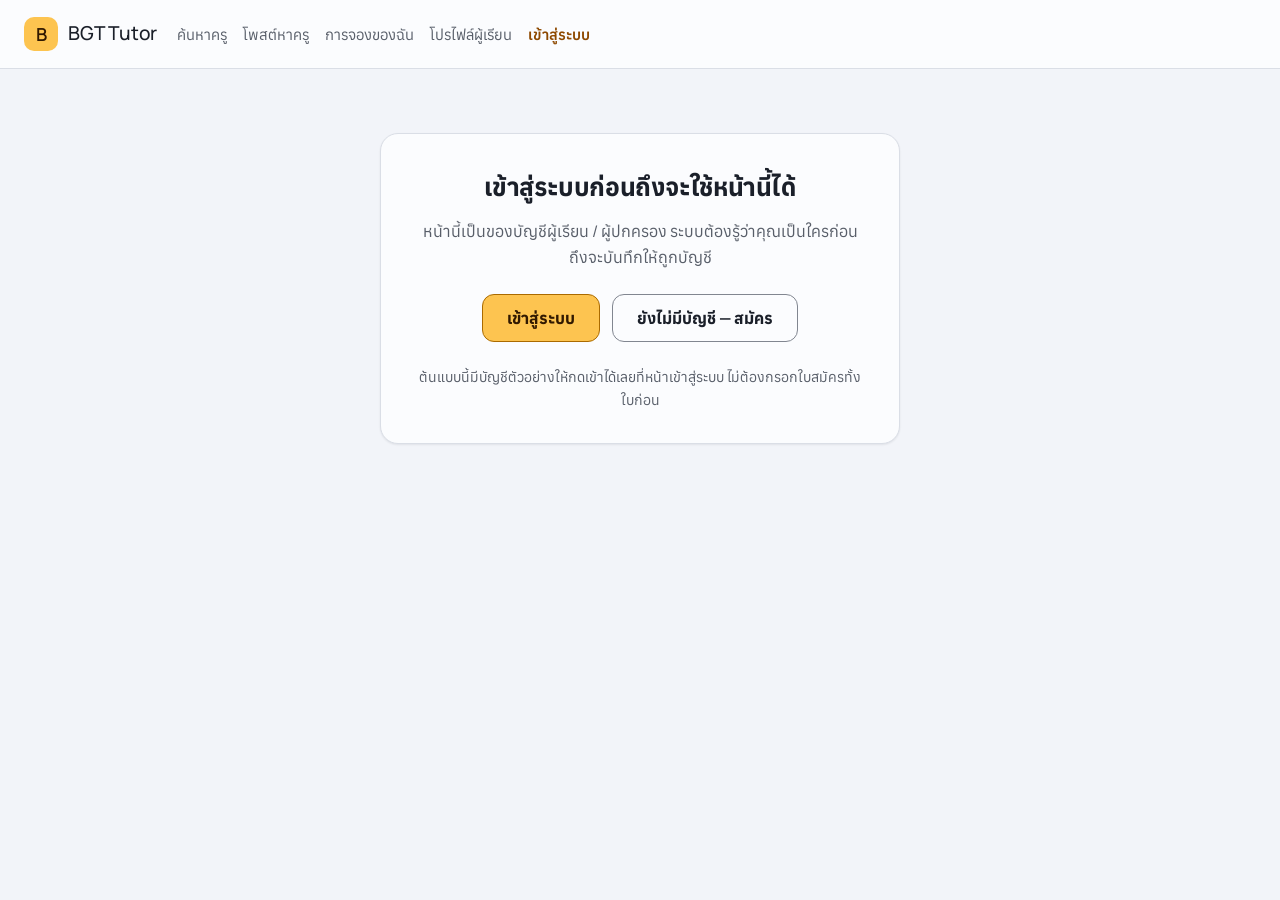
<file: student/post-job.html>
<!DOCTYPE html>
<!--
  PROTOTYPE (ทาง A) — ยังไม่มี backend จริง ข้อมูลไม่ถูกบันทึกที่ไหน
  ขั้น 5ก — "โพสต์หาครู" ฝั่งผู้เรียน/ผู้ปกครอง  (ฝั่งครูยื่นข้อเสนอ = ขั้น 5ข job-board.html)
  ระบบดีไซน์: design.md + tokens.css (ห้ามสร้างสีหรือฟอนต์ใหม่ในไฟล์นี้)

  🔗 ลิสต์กลางที่หน้านี้ต้องใช้ร่วมกับหน้าอื่น (ห้ามตั้งชื่อขึ้นมาเอง):
     · วิชา       = SUBJECT_GROUPS ชุดเดียวกับ signup-teacher/parent/student
     · ระดับชั้น  = ❗ไม่มีลิสต์ในไฟล์นี้แล้ว (ขั้น 6.4) — ดึงจากโปรไฟล์ผู้เรียนที่เลือก แล้วแปลงด้วย gradeToLevel()
     · จังหวัด    = 77 จังหวัด ชุดเดียวกับ signup-parent #zone
     · ช่วงเวลา   = เช้า/บ่าย/เย็น/ค่ำ
  🔐 ห้ามให้ครูเห็น: เบอร์ · ID LINE · ที่อยู่เต็ม · ชื่อ-นามสกุลจริง (การ์ดตัวอย่างท้ายหน้าโชว์เฉพาะที่ครูเห็นจริง)

  ✏️ ขั้น 6.4 (2026-08-17) — ปิดขั้น 6
     ขั้นที่ 1 เดิม = [เลือกระดับชั้น ▾] + [พิมพ์ชื่อเล่นผู้เรียนเอง]
     ตอนนี้      = การ์ดเลือกผู้เรียนจากโปรไฟล์ในบัญชี (ก๊อบจาก booking.html) · ระดับชั้นตามผู้เรียนมาเอง
     เทสต์สลับชนิดบัญชีด้วย ?as=student (นักเรียน 16+) · ?as=one (ลูกคนเดียว) · ?as=none (ยังไม่มีโปรไฟล์)
-->
<html lang="th">
<head>
<meta charset="UTF-8">
  <!-- 🔴 กัน URL (ที่อาจมีเงื่อนไขของผู้เรียน) หลุดไปกับ Referer ตอนโหลดฟอนต์/ลิงก์ออกนอกเว็บ · ผลตรวจ security 2026-08-20 -->
  <meta name="referrer" content="same-origin">
<meta name="viewport" content="width=device-width, initial-scale=1">
<title>โพสต์หาครู — BGT Tutor</title>
<link rel="preconnect" href="https://fonts.googleapis.com">
<link rel="preconnect" href="https://fonts.gstatic.com" crossorigin>
<link href="https://fonts.googleapis.com/css2?family=Anuphan:wght@400;500;600;700&family=Manrope:wght@400;500;600;700&display=swap" rel="stylesheet">
<link rel="stylesheet" href="../shared/tokens.css">
<link rel="stylesheet" href="../shared/logo.css">
<!-- 🎨 หน้าตาแบบ index-v3 (Owner สั่ง LOG 191) · ลบบรรทัดนี้ = กลับไปแบบเดิมทันที -->
<link rel="stylesheet" href="../shared/theme-v3.css">
<!-- 🆕 v4: วิธีจัดหน้าแบบจอจำลองใน index-v3 (Owner สั่ง 2026-08-31) -->
<link rel="stylesheet" href="../shared/v4-rows.css">
<link rel="stylesheet" href="../shared/v4-stepflow.css">
<style>
/* Hallmark · pre-emit critique: P5 H5 E4 S5 R5 V4
 * Hallmark · macrostructure: Narrative Workflow · genre: modern-minimal · design-system: design.md · designed-as-app
 * nav: N3 side-rail · footer: Ft2 inline · enrichment: none (typography only)
 * ขั้น 5ก — ใช้ระบบเดียวกับ signup-parent.html (class name เดิม ห้ามคิดใหม่)
 *
 * ⚠️ ข้อยกเว้นชื่อคลาสที่จงใจต่างจาก signup-*: ชิปวิชาที่เลือกแล้วในกล่องกรอก เรียกว่า .pick-tag
 *    เหตุผล: หน้านี้มีทั้ง "ชิปในช่องกรอก" และ "แท็กในการ์ด" อยู่หน้าเดียวกัน
 *    ถ้าใช้ชื่อ .tag ทั้งคู่ = ตัวแปรเดียว 2 ความหมาย = ไม้กระดกแบบเดิม (บทเรียน 2026-08-13)
 *    .tag / .tag--plain สงวนไว้ให้ "แท็กวิชา/ระดับชั้น" ของระบบดีไซน์ (design.md ข้อ 4 + ข้อ 9) เท่านั้น
 */
*{box-sizing:border-box;margin:0;padding:0}
/* [hidden] ต้องประกาศในชั้นของเราเอง ไม่งั้นคลาสที่มี display: จะทับ (บั๊ก 2026-08-13) */
[hidden]{display:none !important}
html{overflow-x:clip;scroll-behavior:smooth}
@media (prefers-reduced-motion:reduce){html{scroll-behavior:auto}}
body{
  font-family:var(--font-sans);color:var(--color-ink);
  line-height:1.65;font-size:16px;overflow-x:clip;background:var(--color-paper);
}
h1,h2,h3,.logo,.btn,.sec-num,.chip{font-family:var(--font-display)}
h1,h2,h3{font-style:normal;font-weight:700;color:var(--color-ink);letter-spacing:-0.015em;overflow-wrap:anywhere;min-width:0}
a{color:inherit}
img{max-width:100%;display:block}
.wrap{max-width:780px;width:100%;margin:0 auto;padding:0 var(--space-5)}

.page-shell{display:flex;flex-direction:column;min-height:100vh}
.content-col{flex:1;min-width:0}

.back-link{
  min-height:44px;box-sizing:border-box;font-size:var(--text-sm);font-weight:600;line-height:1;
  color:var(--color-ink-2);text-decoration:none;display:inline-flex;align-items:center;
  padding:0 var(--space-3);border-radius:var(--radius-sm);white-space:nowrap;
}
.back-link:hover{background:var(--color-paper-2);color:var(--color-ink)}
.back-link:focus-visible,.logo:focus-visible{outline:2px solid var(--color-focus);outline-offset:2px;border-radius:var(--radius-sm)}

.stepindex{display:none}
.sidenav{display:flex;flex-direction:column;gap:1px;margin-top:var(--space-10)}
.sidenav a{
  display:flex;align-items:center;gap:12px;padding:9px 12px;border-radius:var(--radius-sm);
  font-size:var(--text-sm);font-weight:400;color:var(--color-ink-2);text-decoration:none;
  transition:background-color var(--dur-short) var(--ease-out);
}
.sidenav-num{font-family:var(--font-display);font-size:var(--text-xs);font-weight:700;color:var(--color-muted);min-width:20px;font-variant-numeric:tabular-nums}
@media (hover:hover){.sidenav a:hover{background:var(--color-paper-2);color:var(--color-ink)}}
.sidenav a.active{background:var(--color-accent-soft);color:var(--color-ink);font-weight:600}
.sidenav a.active .sidenav-num{color:var(--color-accent-deep)}
.sidenav a:focus-visible{outline:2px solid var(--color-focus);outline-offset:-2px;border-radius:var(--radius-sm)}
.side-note{
  margin-top:auto;padding-top:var(--space-6);font-size:var(--text-sm);color:var(--color-ink-2);line-height:1.55;
  border-top:1px solid var(--color-rule);
}
.side-note strong{display:block;font-family:var(--font-display);color:var(--color-ink);margin-bottom:4px}

.intro{padding:var(--space-16) 0 var(--space-12)}
.intro .eyebrow{
  display:inline-flex;align-items:center;gap:8px;font-family:var(--font-display);
  font-size:var(--text-sm);font-weight:700;letter-spacing:.02em;
  color:var(--color-accent-deep);background:var(--color-accent-soft);
  padding:6px 14px;border-radius:var(--radius-sm);margin-bottom:var(--space-5);
}
.intro h1{font-size:var(--text-display-s);line-height:1.15;max-width:18ch}
.intro h1 .underline{position:relative;white-space:nowrap}
.intro h1 .underline::after{content:"";position:absolute;left:0;right:0;bottom:-.06em;height:3px;background:var(--color-accent);border-radius:2px}
.intro p{margin-top:var(--space-5);color:var(--color-ink-2);font-size:var(--text-lg);max-width:48ch;line-height:1.6}

form{padding:var(--space-12) 0 var(--space-16)}
/* 🔴 ห้ามใส่ z-index กลับเข้ามาใน .section (Owner เจอเอง 2026-08-17 · แก้พร้อมกัน 4 ไฟล์)
   position:relative + z-index = การ์ดแต่ละใบสร้าง "ชั้นของตัวเอง" ขึ้นมา
   → รายการวิชาที่ดรอปลงมาถูกขังอยู่ในชั้นของการ์ดใบนั้น การ์ดใบถัดไปจึงทับลงมาบนมัน
   position:relative อย่างเดียวพอสำหรับเส้นตกแต่ง ::before — ไม่ต้องมี z-index */
.section{
  position:relative;background:var(--color-surface);
  border:1px solid var(--color-rule);border-radius:var(--radius-lg);
  padding:var(--space-8);margin-bottom:var(--space-6);
  box-shadow:var(--shadow-raise);scroll-margin-top:var(--space-16);
}
@media (min-width:900px){
  .section::before{content:"";position:absolute;left:-1px;top:var(--space-10);bottom:var(--space-8);width:2px;background:var(--color-accent-soft);border-radius:2px}
}
@media (max-width:560px){.section{padding:var(--space-6) var(--space-4);border-radius:var(--radius-md)}}
.sec-head{margin-bottom:var(--space-6)}
.sec-num{
  display:inline-flex;align-items:center;gap:6px;height:26px;font-size:var(--text-xs);font-weight:700;letter-spacing:.04em;
  color:var(--color-accent-deep);background:var(--color-accent-soft);
  padding:0 10px;border-radius:var(--radius-sm);margin-bottom:var(--space-3);font-variant-numeric:tabular-nums;
}
.sec-head h2{font-size:var(--text-xl);line-height:1.25}
.sec-head p{color:var(--color-ink-2);font-size:var(--text-base);margin-top:var(--space-2);max-width:60ch}

.grid{display:grid;gap:var(--space-5)}
.grid-2{grid-template-columns:minmax(0,1fr) minmax(0,1fr)}
@media (max-width:560px){.grid-2{grid-template-columns:minmax(0,1fr)}}

.field{display:flex;flex-direction:column;gap:6px;min-width:0}
.field label{font-size:var(--text-sm);font-weight:600;color:var(--color-ink)}
.field .req{color:var(--color-error);margin-left:2px}
.field .helper{font-size:var(--text-sm);color:var(--color-ink-2);min-height:1lh}
.field .helper.err{color:var(--color-error);font-weight:600}

/* ---- การ์ดเลือกผู้เรียน (ขั้น 6.4) ----
   🔴 ก๊อบมาทั้งดุ้นจาก booking.html (ค้น `การ์ดเลือกผู้เรียน`) ห้ามเขียนใหม่
      เขียนใหม่เมื่อไร = ได้ 2 ชุดที่เพี้ยนกันทีหลัง · แก้ที่นี่ต้องไปแก้ booking.html ด้วยเสมอ
   เหตุผลที่ต้องเลือกจากโปรไฟล์ ไม่ใช่พิมพ์เอง = CLAUDE.md กฎ 8 ข้อ 4
      (พิมพ์ซ้ำ = คนละค่าทันทีเมื่อพิมพ์ต่างไปนิดเดียว → โพสต์กับการจองจะไม่ใช่เด็กคนเดียวกัน) */
.learner-grid{display:grid;gap:var(--space-4);grid-template-columns:repeat(auto-fit,minmax(220px,1fr))}
.learner-pick{
  position:relative;display:flex;gap:var(--space-4);align-items:flex-start;
  border:1px solid var(--color-rule-2);border-radius:var(--radius-md);background:var(--color-surface);
  padding:var(--space-5);cursor:pointer;min-height:44px;
  transition:background-color var(--dur-short) var(--ease-out),border-color var(--dur-short) var(--ease-out);
}
.learner-pick input{position:absolute;inset:0;opacity:0;cursor:pointer;width:100%;height:100%;margin:0}
.learner-pick:has(input:checked){border-color:var(--color-accent);background:var(--color-accent-soft)}
.learner-pick:has(input:focus-visible){outline:2px solid var(--color-focus);outline-offset:2px}
@media (hover:hover){.learner-pick:hover{background:var(--color-paper-2)}.learner-pick:has(input:checked):hover{background:var(--color-accent-soft)}}
/* อีโมจิตามช่วงชั้น — ไม่ใช้ตัวอักษรแรกของชื่อ (ชื่อไทยขึ้นต้นด้วยสระบ่อย เช่น แทน/แพร = "แ" เหมือนกัน) */
.learner-face{
  width:44px;height:44px;border-radius:var(--radius-md);flex:0 0 auto;
  background:var(--color-paper-2);border:1px solid var(--color-rule);
  display:flex;align-items:center;justify-content:center;font-size:22px;line-height:1;
}
.learner-info{min-width:0}
.learner-info b{font-family:var(--font-display);font-size:var(--text-base);display:block;overflow-wrap:anywhere}
.learner-info span{display:block;font-size:var(--text-sm);color:var(--color-ink-2)}
/* ผู้เรียนคนเดียว (ลูกคนเดียว / นักเรียน 16+ โพสต์ให้ตัวเอง) = ไม่มีอะไรให้เลือก → เหลือบรรทัดเดียว */
.learner-single{
  display:flex;gap:var(--space-3);align-items:center;flex-wrap:wrap;
  background:var(--color-paper-2);border:1px solid var(--color-rule);border-radius:var(--radius-md);
  padding:var(--space-4) var(--space-5);font-size:var(--text-base);
}
.learner-single .link-btn{margin-left:auto}
/* ยังไม่มีโปรไฟล์ผู้เรียนสักคน — booking.html ไม่มีเคสนี้ (เข้าจากโปรไฟล์ครูแปลว่ามีบัญชีแล้ว)
   แต่หน้านี้เป็นทางเข้าแรกของคนใหม่ ต้องมีทางออกให้ ไม่ใช่ปล่อยว่าง */
.learner-empty{
  display:flex;gap:var(--space-3);align-items:center;flex-wrap:wrap;
  background:var(--color-paper-2);border:1px dashed var(--color-rule-2);border-radius:var(--radius-md);
  padding:var(--space-5);font-size:var(--text-base);color:var(--color-ink-2);
}
/* ใช้เป็นได้ทั้ง <button> และ <a> — <a> เป็น inline ตามค่าเริ่มต้น min-height จะไม่ทำงาน
   ต้องบังคับ inline-flex ไม่งั้นพื้นที่แตะเหลือ 23px (วัดเจอจริงใน booking.html) */
.link-btn{
  display:inline-flex;align-items:center;
  border:none;background:transparent;font:inherit;font-size:var(--text-sm);font-weight:600;
  color:var(--color-accent-deep);cursor:pointer;text-decoration:underline;
  min-height:44px;padding:0 var(--space-2);border-radius:var(--radius-sm);
}
.link-btn:hover{background:var(--color-surface)}
.link-btn:focus-visible{outline:2px solid var(--color-focus);outline-offset:2px}

input[type=text],input[type=number],select,textarea{
  height:var(--control-h);font:inherit;font-size:var(--text-base);color:var(--color-ink);
  background:var(--color-surface);border:1px solid var(--color-rule-2);
  outline:2px solid transparent;outline-offset:1px;border-radius:var(--radius-md);
  padding:0 14px;width:100%;
  transition:background-color var(--dur-short) var(--ease-out),border-color var(--dur-short) var(--ease-out);
}
textarea{height:auto;min-height:7.5rem;padding:12px 14px;resize:vertical;line-height:1.6}
input:hover,select:hover,textarea:hover{border-color:var(--color-ink-2)}
input:focus-visible,select:focus-visible,textarea:focus-visible{outline:2px solid var(--color-focus);border-color:var(--color-focus)}
input::placeholder,textarea::placeholder{color:var(--color-muted)}
input[aria-invalid=true],select[aria-invalid=true],textarea[aria-invalid=true]{border-color:var(--color-error);background:var(--color-error-soft)}

.chip-group{display:flex;flex-wrap:wrap;gap:8px}
.chip{
  position:relative;flex:0 0 auto;display:inline-flex;align-items:center;gap:6px;
  min-height:44px;padding:0 16px;white-space:nowrap;
  border:1px solid var(--color-rule-2);border-radius:var(--radius-md);
  background:var(--color-surface);font-size:var(--text-sm);font-weight:600;color:var(--color-ink);
  cursor:pointer;user-select:none;transition:background-color var(--dur-short) var(--ease-out);
}
.chip input{position:absolute;inset:0;opacity:0;cursor:pointer;width:100%;height:100%}
.chip:has(input:checked){background:var(--color-accent);color:var(--color-accent-ink);border-color:var(--color-accent)}
.chip:has(input:focus-visible){outline:2px solid var(--color-focus);outline-offset:2px}
@media (hover:hover){.chip:hover{background:var(--color-paper-2)}.chip:has(input:checked):hover{background:var(--color-accent)}}

.timegrid{border:1px solid var(--color-rule);border-radius:var(--radius-md);overflow:hidden}
.timegrid-row{display:grid;grid-template-columns:64px repeat(4,minmax(0,1fr));align-items:center;border-top:1px solid var(--color-rule)}
.timegrid-row:first-child{border-top:none;background:var(--color-paper-2)}
.timegrid-row:first-child .tg-cell{
  display:block !important;font-family:var(--font-display);font-size:var(--text-sm);font-weight:700;
  color:var(--color-ink);padding:10px 4px;text-align:center;line-height:1.4;
}
.timegrid-row:first-child .tg-cell small{display:block;font-family:var(--font-sans);font-weight:400;font-size:11px;color:var(--color-ink-2);margin-top:2px}
@media (max-width:560px){.timegrid-row:first-child .tg-cell small{font-size:9.5px}}
.tg-day{font-family:var(--font-display);font-size:var(--text-sm);font-weight:700;padding:10px 8px}
.tg-cell{padding:8px;display:flex;justify-content:center}
.tg-check{position:relative;width:100%;max-width:56px;height:44px;display:flex;align-items:center;justify-content:center}
.tg-check input{position:absolute;inset:0;opacity:0;cursor:pointer;margin:0}
.tg-check-box{width:28px;height:28px;pointer-events:none;border-radius:var(--radius-sm);border:1px solid var(--color-rule-2);background:var(--color-surface);transition:background-color var(--dur-short) var(--ease-out)}
.tg-check:has(input:checked) .tg-check-box{background:var(--color-accent);border-color:var(--color-accent)}
.tg-check:has(input:focus-visible) .tg-check-box{outline:2px solid var(--color-focus);outline-offset:2px}
@media (max-width:560px){
  .timegrid-row{grid-template-columns:40px repeat(4,minmax(0,1fr))}
  .tg-day{font-size:12px;padding:8px 2px}
  .tg-cell{padding:4px 2px}
}

/* ---- กล่องเลือกวิชา (combobox) — โครงเดียวกับ signup-parent ---- */
.tagbox{display:flex;flex-wrap:wrap;gap:8px;align-items:center;border:1px solid var(--color-rule-2);border-radius:var(--radius-md);background:var(--color-surface);padding:8px 10px;min-height:var(--control-h)}
.tagbox:has(#subject-input:focus-visible){outline:2px solid var(--color-focus);outline-offset:1px;border-color:var(--color-focus)}
.tagbox[aria-invalid=true]{border-color:var(--color-error);background:var(--color-error-soft)}
.pick-tag{display:inline-flex;align-items:center;gap:6px;background:var(--color-accent-soft);color:var(--color-ink);font-size:var(--text-sm);font-weight:600;padding:6px 8px 6px 12px;border-radius:var(--radius-sm)}
.pick-tag button{width:26px;height:26px;border-radius:var(--radius-sm);border:none;background:transparent;color:var(--color-ink-2);font-size:14px;line-height:1;cursor:pointer;display:flex;align-items:center;justify-content:center;position:relative}
/* พื้นที่แตะ >=44px โดยไม่ทำให้ชิปอ้วน — ขยายแนวตั้งอย่างเดียว ไม่ให้ทับชิปข้าง ๆ */
.pick-tag button::after{content:"";position:absolute;left:0;right:0;top:-9px;bottom:-9px}
.pick-tag button:hover{background:var(--color-surface);color:var(--color-ink)}
.pick-tag button:focus-visible{outline:2px solid var(--color-focus);outline-offset:1px}
#subject-input{flex:1;min-width:120px;border:none;height:32px;padding:0;background:transparent;outline:none}

.suggest-panel{
  position:absolute;left:0;right:0;top:calc(100% + 6px);z-index:var(--z-dropdown);
  max-height:min(60vh, 460px);overflow-y:auto;background:var(--color-surface);
  border:1px solid var(--color-rule-2);border-radius:var(--radius-md);box-shadow:var(--shadow-lift);padding:var(--space-2) 0;
}
.suggest-group + .suggest-group{border-top:1px solid var(--color-rule);margin-top:4px;padding-top:6px}
.suggest-group-label{
  margin:2px var(--space-3) 6px;padding:5px 10px;font-family:var(--font-display);
  font-size:var(--text-xs);font-weight:700;letter-spacing:.04em;
  color:var(--color-accent-deep);background:var(--color-accent-soft);border-radius:var(--radius-sm);
}
.suggest-item{display:block;width:100%;text-align:left;border:none;background:transparent;cursor:pointer;padding:11px var(--space-4);font:inherit;font-size:var(--text-base);color:var(--color-ink)}
.suggest-item:hover,.suggest-item.is-active{background:var(--color-accent-soft)}
.suggest-empty{padding:var(--space-3) var(--space-4);font-size:var(--text-sm);color:var(--color-ink-2)}

/* ---- กล่องข้อความเตือน/อธิบาย ---- */
.note{
  display:flex;gap:var(--space-4);align-items:flex-start;background:var(--color-paper-2);
  border:1px solid var(--color-rule);border-radius:var(--radius-md);
  padding:var(--space-5);font-size:var(--text-sm);color:var(--color-ink);line-height:1.6;
}
.note strong{display:block;font-family:var(--font-display);margin-bottom:4px}
.note-mark{
  width:32px;height:32px;border-radius:50%;flex-shrink:0;font-weight:700;
  display:flex;align-items:center;justify-content:center;
  background:var(--color-ok);color:var(--color-surface);
}
.note--warn{background:var(--color-error-soft);border-color:var(--color-error)}
.note--warn .note-mark{background:var(--color-error)}
.count{font-size:var(--text-sm);color:var(--color-ink-2);text-align:right;font-variant-numeric:tabular-nums}

/* ---- การ์ดตัวอย่างโพสต์ (สิ่งที่ครูจะเห็น) ---- */
.preview-frame{border:1px solid var(--color-rule);border-radius:var(--radius-lg);background:var(--color-paper-2);padding:var(--space-5)}
.preview-label{
  font-family:var(--font-display);font-size:var(--text-xs);font-weight:700;letter-spacing:.04em;
  color:var(--color-ink-2);margin-bottom:var(--space-3);display:block;
}
.j-card{background:var(--color-surface);border:1px solid var(--color-rule);border-radius:var(--radius-md);padding:var(--space-6);box-shadow:var(--shadow-raise)}
.j-top{display:flex;align-items:baseline;justify-content:space-between;gap:var(--space-3);flex-wrap:wrap}
.j-title{font-family:var(--font-display);font-weight:700;font-size:var(--text-lg);line-height:1.3;overflow-wrap:anywhere}
.j-code{font-size:var(--text-sm);color:var(--color-muted);font-variant-numeric:tabular-nums}
/* แท็ก 2 ชนิด = design.md ข้อ 4 · วิชา = เขียวทึบ ตัวหนังสือขาว · ระดับชั้น = ฟ้าอ่อน
   🔴 แถวนี้ต้องเป็นแท็กล้วน ห้ามมีคำอธิบายแทรก (Owner ตีตกมาแล้ว) */
.tag-group{display:flex;flex-wrap:wrap;gap:6px;margin-top:var(--space-4)}
.tag{
  display:inline-flex;align-items:center;
  background:var(--color-subject);color:var(--color-surface);
  font-size:var(--text-sm);font-weight:600;padding:5px 10px;border-radius:var(--radius-sm);
}
.tag--plain{background:var(--color-level-soft);color:var(--color-level);font-weight:600}
.j-meta{display:flex;flex-wrap:wrap;gap:var(--space-2) var(--space-5);margin-top:var(--space-4);font-size:var(--text-sm);color:var(--color-ink-2)}
.j-meta span{display:inline-flex;align-items:center;gap:6px}
.j-meta .ic{color:var(--color-accent-deep)}
.j-body{margin-top:var(--space-4);font-size:var(--text-base);color:var(--color-ink);line-height:1.65;white-space:pre-wrap;overflow-wrap:anywhere}
.j-foot{display:flex;align-items:baseline;justify-content:space-between;gap:var(--space-3);flex-wrap:wrap;margin-top:var(--space-5);padding-top:var(--space-4);border-top:1px solid var(--color-rule)}
.j-price{font-family:var(--font-display);font-weight:700;font-size:var(--text-lg);color:var(--color-ink)}
.j-price small{font-family:var(--font-sans);font-weight:400;font-size:var(--text-sm);color:var(--color-ink-2)}

.summary{list-style:none;display:grid;gap:var(--space-3)}
.summary li{display:flex;gap:var(--space-4);align-items:baseline;font-size:var(--text-base);border-bottom:1px solid var(--color-rule);padding-bottom:var(--space-3)}
.summary li:last-child{border-bottom:none;padding-bottom:0}
.summary dt,.summary .k{flex:0 0 34%;max-width:180px;font-size:var(--text-sm);font-weight:600;color:var(--color-ink-2)}
.summary .v{flex:1;min-width:0;overflow-wrap:anywhere}
.summary .v.empty{color:var(--color-error);font-weight:600}

.btn{
  height:var(--control-h);padding:0 24px;border-radius:var(--radius-md);border:1px solid transparent;
  font-weight:700;font-size:var(--text-base);cursor:pointer;text-decoration:none;
  display:inline-flex;align-items:center;justify-content:center;gap:8px;white-space:nowrap;
  transition:transform var(--dur-short) var(--ease-out),background-color var(--dur-short) var(--ease-out);
}
.btn:active{transform:translateY(1px)}
.btn:focus-visible{outline:2px solid var(--color-focus);outline-offset:2px}
.btn-primary{background:var(--color-accent);color:var(--color-accent-ink)}
.btn-primary:hover{background:oklch(48% 0.155 44)}
.btn-secondary{background:var(--color-surface);color:var(--color-ink);border-color:var(--color-rule-2)}
.btn-secondary:hover{background:var(--color-paper-2)}
.btn[aria-busy=true]{opacity:.7;cursor:progress}
.submit-row{margin-top:var(--space-8);display:flex;flex-direction:column;gap:var(--space-3);align-items:flex-start}
.form-error{color:var(--color-error);font-weight:600;font-size:var(--text-sm)}

.success{display:none;padding:var(--space-16) 0}
.success .note-mark{width:64px;height:64px;font-size:28px;margin-bottom:var(--space-5)}
.success h2{font-size:var(--text-2xl)}
.success > p{color:var(--color-ink-2);margin-top:var(--space-3);max-width:52ch}
.success .btn{margin-top:var(--space-2)}
.success-actions{display:flex;flex-wrap:wrap;gap:var(--space-3);margin-top:var(--space-6)}
.success-card{margin-top:var(--space-8)}

.site-footer{border-top:1px solid var(--color-rule);padding:var(--space-6) 0 var(--space-8);font-size:var(--text-sm);color:var(--color-ink-2)}
.site-footer .wrap{display:flex;flex-wrap:wrap;align-items:center;gap:var(--space-3) var(--space-6)}
.site-footer .foot-brand{font-family:var(--font-display);font-weight:700;color:var(--color-ink)}
.site-footer nav{display:flex;flex-wrap:wrap;gap:var(--space-5);margin-left:auto}
.site-footer a{text-decoration:none;border-bottom:1px solid transparent;padding-bottom:1px}
.site-footer a:hover{color:var(--color-ink);border-bottom-color:var(--color-accent)}
.site-footer a:focus-visible{outline:2px solid var(--color-focus);outline-offset:3px;border-radius:2px}
@media (max-width:560px){.site-footer nav{margin-left:0;width:100%}}

.sr-only{position:absolute;width:1px;height:1px;overflow:hidden;clip:rect(0,0,0,0);white-space:nowrap}
@media (prefers-reduced-motion:reduce){*{transition-duration:1ms !important;animation-duration:1ms !important}}
</style>
</head>
<!-- 🔴 ต้องเข้าสู่ระบบเป็นผู้เรียนก่อน (โพสต์หาครู = ประกาศในนามบัญชีผู้เรียน) · ด่านอยู่ที่ shared/accounts.js ค้น applyGate -->
<body data-require="learner">
<div class="page-shell">

  <header class="topbar">
    <a class="logo" href="../index.html"><span class="logo-mark">B</span><span class="logo-text">BGT Tutor</span></a>
    <!-- 🔴 เมนูบนฝั่งผู้เรียน — ต้องเหมือนกันทั้ง 5 หน้า (เทียบเท่า .topnav ของฝั่งครู)
         เพิ่ม/ลบเมนู = แก้ให้ครบทุกหน้า · หน้าที่เปิดอยู่ต้องมี aria-current="page" -->
    <nav class="topnav" aria-label="เมนูผู้เรียน">
      <a href="teacher-search.html">ค้นหาครู</a>
      <a href="post-job.html" aria-current="page" class="is-here">โพสต์หาครู</a>
      <a href="my-jobs.html">การจองของฉัน</a>
      <a href="signup-parent.html">โปรไฟล์ผู้เรียน</a>
    </nav>
  </header>

  <aside class="stepindex">
    <a class="logo" href="../index.html"><span class="logo-mark">B</span><span class="logo-text">BGT Tutor</span></a>
    <a class="back-link" href="teacher-search.html">ค้นหาครู</a>
    <nav class="sidenav" aria-label="ขั้นตอนการตั้งโพสต์">
      <a href="#sec1"><span class="sidenav-num">1</span>เรียนอะไร</a>
      <a href="#sec2"><span class="sidenav-num">2</span>เวลาและงบ</a>
      <a href="#sec3"><span class="sidenav-num">3</span>ตรวจก่อนโพสต์</a>
    </nav>
    <p class="side-note">
      <strong>โพสต์เดียว ครูมาหาเอง</strong>
      ครูที่สอนวิชานี้จะเห็นโพสต์ของคุณ แล้วยื่นข้อเสนอเข้ามาพร้อมราคาและเวลาที่เขาว่าง
    </p>
  </aside>

  <div class="content-col">
    <div class="page-head">
      <div class="wrap">
        <div class="intro">
          <span class="eyebrow">สำหรับผู้เรียน / ผู้ปกครอง · 3 ขั้นตอน ราว 3 นาที</span>
          <h1>บอกว่าอยากเรียนอะไร แล้วให้<span class="underline">ครูมาหาคุณ</span></h1>
          <p>ไม่ต้องไล่กดดูครูทีละคน — ตั้งโพสต์ครั้งเดียว ครูที่ว่างตรงวิชาและเวลาของคุณจะยื่นข้อเสนอเข้ามาเอง คุณค่อยเลือกคนที่ถูกใจ<br>
          <span style="font-size:var(--text-sm)">อยากดูครูเองด้วยก็ได้ — ตั้งโพสต์ไว้แล้วยัง <a href="teacher-search.html" style="color:var(--color-accent-deep);font-weight:600">ค้นหาและจองครูเองได้ตามปกติ</a></span></p>
        </div>
      </div>
    </div>

    <form id="post-form" novalidate>
      <div class="wrap">

        <!-- แถบนี้โผล่เฉพาะตอนถูกส่งมาจาก booking.html (ปุ่ม "โพสต์หาครูด้วยข้อมูลเดิม")
             SYSTEM ข้อ 12.4 — ห้ามให้กรอกใหม่แม้แต่ช่องเดียว จึงต้องบอกให้เห็นว่าอะไรถูกเติมมาแล้ว -->
        <div class="note" id="carry-note" hidden style="margin-bottom:var(--space-7)">
          <span class="note-mark" aria-hidden="true">
            <svg width="18" height="18" viewBox="0 0 16 16" fill="none" aria-hidden="true"><path d="M3 8.5L6.5 12L13 4" stroke="currentColor" stroke-width="2" stroke-linecap="round" stroke-linejoin="round"/></svg>
          </span>
          <span>
            <strong id="carry-head">ยกข้อมูลจากคำขอเดิมมาให้แล้ว</strong>
            <span id="carry-body"></span>
          </span>
        </div>

        <!-- 1 -->
        <section class="section" id="sec1">
          <div class="sec-head">
            <span class="sec-num">ขั้นที่ 1</span>
            <h2>เรียนอะไร</h2>
            <p>วิชา ระดับชั้น และรูปแบบการเรียน — ครูใช้ 3 อย่างนี้ตัดสินใจว่าจะยื่นข้อเสนอไหม</p>
          </div>

          <div class="field" style="position:relative">
            <label for="subject-input">วิชาที่อยากเรียน <span class="req">*</span></label>
            <div class="tagbox" id="tagbox">
              <input type="text" id="subject-input" placeholder="เช่น คณิตศาสตร์" autocomplete="off"
                     role="combobox" aria-expanded="false" aria-controls="suggest" aria-autocomplete="list">
            </div>
            <div class="suggest-panel" id="suggest" role="listbox" aria-label="รายการวิชา" hidden></div>
            <div class="helper" data-for="subject-input">เลือกอย่างน้อย 1 วิชา · เลือกได้หลายวิชาถ้าอยากได้ครูคนเดียวสอนหลายวิชา</div>
          </div>

          <!-- ขั้น 6.4 — เดิมตรงนี้เป็น [เลือกระดับชั้น ▾] + [พิมพ์ชื่อเล่นเอง]
               เปลี่ยนเป็นเลือกจากโปรไฟล์ผู้เรียนที่มีในบัญชีแล้ว · ระดับชั้นตามมาเอง
               เหตุผล: CLAUDE.md กฎ 8 ข้อ 4 — ของที่กรอกไปแล้วครั้งหนึ่ง ห้ามให้กรอกซ้ำอีกหน้า -->
          <div class="field" style="margin-top:var(--space-5)">
            <label id="learner-lbl">โพสต์นี้หาครูให้ใคร <span class="req">*</span></label>
            <div id="learner-group" role="radiogroup" aria-labelledby="learner-lbl"></div>
            <div class="helper" data-for="learner-group">ระดับชั้นดึงจากโปรไฟล์ที่เลือก ใช้จับคู่กับช่วงชั้นที่ครูรับสอน · ครูเห็นแค่ชื่อเล่นกับระดับชั้น ไม่เห็นชื่อจริง</div>
          </div>

          <div class="field" style="margin-top:var(--space-5)">
            <label>เป้าหมายของการเรียน <span class="req">*</span></label>
            <div class="chip-group" id="goal-group">
              <label class="chip"><input type="radio" name="goal" value="catch_up">ตามให้ทันในห้องเรียน</label>
              <label class="chip"><input type="radio" name="goal" value="exam_prep">เตรียมสอบเข้า</label>
              <label class="chip"><input type="radio" name="goal" value="contest">แข่งขัน/โอลิมปิก</label>
              <label class="chip"><input type="radio" name="goal" value="enrich">เรียนเสริมทักษะ</label>
            </div>
            <div class="helper" data-for="goal-group">ครูใช้ข้อนี้ตัดสินใจว่ารับไหวไหม</div>
          </div>

          <!-- ยกมาจากขั้น "เรียนที่ไหน" เดิม (2026-09-06) — เดิมเป็นช่องแรกของก้อนเลยไม่มีช่องไฟบน
               พอมาต่อท้ายก้อนนี้ต้องเว้นเท่าช่องอื่น ไม่งั้นดูเหมือนเป็นส่วนหนึ่งของ "เป้าหมาย" -->
          <div class="field" style="margin-top:var(--space-5)">
            <label>รูปแบบการเรียน <span class="req">*</span></label>
            <div class="chip-group" id="place-group">
              <!-- 🔴 รหัสล็อกทั้งเว็บ: online / home / public · ป้ายไทยเปลี่ยนตามมุมคนดูได้ แต่ value ห้ามเปลี่ยน -->
              <label class="chip"><input type="checkbox" name="place" value="online">ออนไลน์</label>
              <label class="chip"><input type="checkbox" name="place" value="home">ที่บ้าน</label>
              <label class="chip"><input type="checkbox" name="place" value="public">สถานที่อื่นๆ</label>
            </div>
            <div class="helper" data-for="place-group">เลือกได้มากกว่า 1 อย่าง</div>
          </div>

          <div class="grid grid-2" style="margin-top:var(--space-6)" id="onsite-fields">
            <div class="field">
              <label for="zone">จังหวัด <span class="req" id="zone-req" hidden>*</span></label>
              <select id="zone" name="zone"><option value="">— เลือกจังหวัด —</option></select>
              <div class="helper" data-for="zone">บังคับกรอกเมื่อเลือกให้ครูมาสอนถึงที่</div>
            </div>
            <div class="field">
              <label for="zone-detail">ย่าน / จุดสังเกต</label>
              <input type="text" id="zone-detail" name="zone_detail" placeholder="เช่น เขตบางนา ใกล้ BTS อุดมสุข" maxlength="60">
              <div class="helper">ไม่ต้องใส่บ้านเลขที่ ใส่แค่ย่านพอ</div>
            </div>
          </div>
          <!-- 🔴 ตามจอ ⑤ (#s1 ในหน้า landing): h4 "สิ่งที่ครูจะเห็น" + แถว 1 บรรทัด
               วงกลมระดับชั้น + ข้อความ 2 บรรทัด + ป้ายงบชิดขวา (ท่า .jrow ในชุดกลาง v4-rows.css)
               อัปเดตสดจาก refresh() — ผู้เรียนเห็นทันทีว่าครูจะเห็นอะไร ไม่ต้องรอถึงขั้นสุดท้าย -->
          <h4 class="row-h4">สิ่งที่ครูจะเห็น</h4>
          <ul class="row-list">
            <li class="jrow">
              <span class="jrow-main jrow-static">
                <span class="jav" id="pvr-av" aria-hidden="true">?</span>
                <span class="jtxt">
                  <b id="pvr-title">— ยังไม่ได้เลือกวิชา —</b>
                  <small id="pvr-sub">เลือกวิชาและผู้เรียนก่อน</small>
                </span>
              </span>
              <span class="jact"><span class="jbadge is-off" id="pvr-budget">งบ —</span></span>
            </li>
          </ul>
        </section>


        <!-- 3 -->
        <section class="section" id="sec2">
          <div class="sec-head">
            <span class="sec-num">ขั้นที่ 2</span>
            <h2>เวลาและงบ</h2>
            <p>ตรงนี้เอาไว้คัดครูที่ว่างตรงกับคุณ — เวลานัดจริงจะไปตกลงกันตอนจองคาบ</p>
          </div>

          <div class="field">
            <label>วัน-เวลาที่สะดวกเรียน</label>
            <div class="timegrid" id="timegrid" role="group" aria-label="ตารางวันและช่วงเวลาที่สะดวก">
              <div class="timegrid-row">
                <div class="tg-day"></div>
                <div class="tg-cell">เช้า<small>06:00-12:00</small></div>
                <div class="tg-cell">บ่าย<small>12:00-16:00</small></div>
                <div class="tg-cell">เย็น<small>16:00-19:00</small></div>
                <div class="tg-cell">ค่ำ<small>19:00-22:00</small></div>
              </div>
            </div>
            <div class="helper">ติ๊กช่วงที่สะดวก · ยิ่งติ๊กกว้าง ครูยิ่งยื่นข้อเสนอได้ง่าย</div>
          </div>

          <div class="grid grid-2" style="margin-top:var(--space-6)">
            <div class="field">
              <label for="budget">งบต่อชั่วโมง (บาท) <span class="req">*</span></label>
              <input type="number" id="budget" name="budget" min="0" max="20000" step="50" placeholder="400" inputmode="numeric">
              <div class="helper" data-for="budget">ครูเห็นตัวเลขนี้ก่อนยื่นข้อเสนอ ใส่ตามจริงจะได้ไม่เสียเวลาทั้งสองฝ่าย</div>
            </div>
            <!-- 🔴 ถามเป็น "ต่อคาบ" ไม่ใช่ "ต่อสัปดาห์" (Owner สั่ง 2026-08-20)
                 เหตุผล: ครูตั้ง "ขั้นต่ำต่อคาบ" เป็นนาที (signup-teacher.html ค้น MINHR_OPTIONS) และหน้าจองเทียบกับค่านั้นตรง ๆ
                 ถ้าถามเป็น ชม./สัปดาห์ จะไม่มีอะไรในระบบเทียบได้เลย · รวม ชม./สัปดาห์ = คำนวณให้ ไม่ให้กรอกซ้ำ -->
            <div class="field">
              <label for="seslen">เรียนครั้งละกี่ชั่วโมง</label>
              <select id="seslen" name="session_len">
                <option value="">— เลือก —</option>
                <option value="60">1 ชม.</option>
                <option value="90">1.5 ชม.</option>
                <option value="120">2 ชม.</option>
                <option value="150">2.5 ชม.</option>
                <option value="180">3 ชม.</option>
              </select>
              <div class="helper">ไม่บังคับ · ครูแต่ละคนรับความยาวคาบไม่เท่ากัน</div>
            </div>
            <div class="field">
              <label for="perweek">สัปดาห์ละกี่ครั้ง</label>
              <select id="perweek" name="times_per_week">
                <option value="">— เลือก —</option>
                <option value="1">1 ครั้ง/สัปดาห์</option>
                <option value="2">2 ครั้ง/สัปดาห์</option>
                <option value="3">3 ครั้ง/สัปดาห์</option>
                <option value="4">4 ครั้ง/สัปดาห์</option>
                <option value="5">5 ครั้ง/สัปดาห์</option>
                <option value="6">6 ครั้ง/สัปดาห์</option>
                <option value="7">7 ครั้ง/สัปดาห์</option>
              </select>
              <div class="helper" id="wk-total">ไม่บังคับ</div>
            </div>
            <div class="field">
              <label for="start">อยากเริ่มเมื่อไหร่</label>
              <select id="start" name="start_when">
                <option value="เร็วที่สุด">เร็วที่สุด</option>
                <option value="ภายใน 2 สัปดาห์" selected>ภายใน 2 สัปดาห์</option>
                <option value="เดือนหน้า">เดือนหน้า</option>
                <option value="ยังไม่รีบ">ยังไม่รีบ ขอดูข้อเสนอก่อน</option>
              </select>
              <div class="helper">ช่วยครูจัดลำดับว่าจะยื่นข้อเสนอไหนก่อน</div>
            </div>
            <div class="field">
              <label for="flexible">งบยืดหยุ่นได้ไหม</label>
              <select id="flexible" name="budget_flexible">
                <option value="ไม่">ขอไม่เกินงบที่ระบุ</option>
                <option value="ได้">ยืดหยุ่นได้ถ้าครูตรงมาก</option>
              </select>
              <div class="helper">ถ้าตอบว่ายืดหยุ่นได้ ครูที่ราคาสูงกว่างบเล็กน้อยจะยื่นข้อเสนอมาด้วย</div>
            </div>
          </div>
        </section>


        <!-- 5 -->
        <section class="section" id="sec3">
          <div class="sec-head">
            <span class="sec-num">ขั้นที่ 3</span>
            <h2>ตรวจก่อนโพสต์</h2>
            <p>เขียนข้อความถึงครู แล้วดูหน้าตาจริงที่ครูจะเห็น — เลื่อนขึ้นไปแก้ได้ตลอด</p>
          </div>


          <div class="field">
            <label for="detail">รายละเอียด <span class="req">*</span></label>
            <!-- 🔴 Owner เคาะ 2026-08-14: เพดาน 600 -> 500 -> **200 ตัวอักษร** (เคาะรอบสุดท้าย)
                 เหตุผล: ข้อความนี้ไปโผล่บนการ์ดในกระดานงานฝั่งครู (job-board.html)
                 วัดจริง: การ์ดในรายการกว้าง ~470px ตัดที่ 5 บรรทัด = จุได้ราว 250 ตัวอักษร
                 -> ตั้งเพดาน 200 = โพสต์เต็มเพดานก็ยัง "อ่านจบในการ์ด" ไม่ต้องกด "อ่านต่อ" บนจอคอม
                 ⚠️ ถ้าเปลี่ยนเลขนี้ ต้องไปแก้ข้อความทดสอบ #BGT-1039 ใน job-board.html ให้ตรงกันด้วย -->
            <textarea id="detail" name="detail" maxlength="200" placeholder="เช่น น้องอยู่ ม.2 ตามเรื่องสมการไม่ทัน สอบกลางภาคได้ 12/40 อยากได้ครูใจเย็นที่อธิบายซ้ำได้ เรียนที่บ้านสัปดาห์ละ 2 ครั้ง"></textarea>
            <div class="count"><span id="detail-count">0</span> / 200</div>
            <div class="helper" data-for="detail">อย่างน้อย 20 ตัวอักษร</div>
          </div>

          <div class="note note--warn" id="pdpa-warn" hidden style="margin-top:var(--space-5)">
            <span class="note-mark" aria-hidden="true">!</span>
            <span>
              <strong>ตรงนี้ดูเหมือนข้อมูลติดต่อ</strong>
              <span id="pdpa-what"></span> — โพสต์นี้เปิดให้ครูทุกคนเห็น ถ้าใส่เบอร์ ไอดีไลน์ หรือบ้านเลขที่ลงไป จะกลายเป็นข้อมูลสาธารณะทันที
              ยังไม่ต้องให้ตอนนี้ ระบบจะเปิดช่องทางติดต่อให้เองหลังคุณเลือกครูและยืนยันการจองแล้ว
            </span>
          </div>

          <div class="note" style="margin-top:var(--space-5)">
            <span class="note-mark" aria-hidden="true">
              <svg width="18" height="18" viewBox="0 0 16 16" fill="none" aria-hidden="true"><path d="M3 8.5L6.5 12L13 4" stroke="currentColor" stroke-width="2" stroke-linecap="round" stroke-linejoin="round"/></svg>
            </span>
            <span>
              <strong>ครูเห็นอะไรบ้าง</strong>
              เห็นเฉพาะชื่อเล่นผู้เรียน วิชา ระดับชั้น จังหวัด/ย่าน เวลาที่สะดวก งบ และข้อความนี้เท่านั้น
              <strong style="display:inline">ไม่เห็นชื่อจริง เบอร์ ไอดีไลน์ หรือที่อยู่เต็ม</strong>
            </span>
          </div>
          <div class="preview-frame">
            <span class="preview-label">ตัวอย่างที่ครูเห็น</span>
            <article class="j-card" id="preview-card" aria-live="polite">
              <div class="j-top">
                <h3 class="j-title" id="pv-title">— ยังไม่ได้เลือกวิชา —</h3>
                <span class="j-code">#BGT-ใหม่</span>
              </div>
              <div class="tag-group" id="pv-tags"></div>
              <div class="j-meta" id="pv-meta"></div>
              <p class="j-body" id="pv-body">— ยังไม่ได้เขียนรายละเอียด —</p>
              <div class="j-foot">
                <span class="j-price" id="pv-price">— <small>/ ชม.</small></span>
                <span class="j-code" id="pv-when">เปิดรับข้อเสนอ 7 วัน</span>
              </div>
            </article>
          </div>

          <!-- 🔴 ตามจอ ⑤: แถวสุดท้าย "ตรวจก่อนโพสต์ / ไม่มีเบอร์โทรหรือที่อยู่หลุดลงโพสต์ / ป้าย ผ่าน (เขียว)"
               ในจอไม่มีวงกลมตัวอักษรที่แถวนี้ -> ที่นี่ก็ไม่ใส่ · ป้ายเปลี่ยนเป็นแดงเองเมื่อ contactRisk() จับได้ -->
          <ul class="row-list" style="margin-top:var(--space-6)">
            <li class="jrow">
              <span class="jrow-main jrow-static">
                <span class="jtxt">
                  <b>ตรวจก่อนโพสต์</b>
                  <small id="safety-sub">ไม่มีเบอร์โทรหรือที่อยู่หลุดลงโพสต์</small>
                </span>
              </span>
              <span class="jact"><span class="jbadge is-ok" id="safety-badge">ผ่าน</span></span>
            </li>
          </ul>

          <ul class="summary" style="margin-top:var(--space-6)" id="summary"></ul>

          <div class="note" style="margin-top:var(--space-6)">
            <span class="note-mark" aria-hidden="true">
              <svg width="18" height="18" viewBox="0 0 16 16" fill="none" aria-hidden="true"><path d="M3 8.5L6.5 12L13 4" stroke="currentColor" stroke-width="2" stroke-linecap="round" stroke-linejoin="round"/></svg>
            </span>
            <span>
              <strong>หลังโพสต์แล้วเกิดอะไรขึ้น</strong>
              โพสต์เปิดรับข้อเสนอ 7 วัน · ครูยื่นข้อเสนอพร้อมราคาและเวลาที่เขาว่าง · คุณเลือกได้คนเดียว
              <strong style="display:inline">พอจองสำเร็จ ระบบจะปิดโพสต์นี้ให้อัตโนมัติและแจ้งครูคนอื่นว่าปิดแล้ว</strong>
              คุณจะได้ไม่ต้องมานั่งตอบปฏิเสธทีละคน
            </span>
          </div>

          <div class="submit-row">
            <button type="submit" class="btn btn-primary" id="submit-btn">โพสต์หาครู</button>
            <p class="form-error" id="form-error" hidden></p>
            <p class="helper" style="min-height:0">ตัวอย่างเท่านั้น — ยังไม่มีการบันทึกข้อมูลจริงในต้นแบบนี้</p>
          </div>
        </section>

      </div>
    </form>

    <!-- หน้าสำเร็จ -->
    <div class="success" id="success">
      <div class="wrap">
        <span class="note-mark" aria-hidden="true">
          <svg width="30" height="30" viewBox="0 0 16 16" fill="none" aria-hidden="true"><path d="M3 8.5L6.5 12L13 4" stroke="currentColor" stroke-width="2" stroke-linecap="round" stroke-linejoin="round"/></svg>
        </span>
        <h2>โพสต์ของคุณขึ้นแล้ว</h2>
        <p>รหัสโพสต์ <strong id="post-code">#BGT-1042</strong> · เปิดรับข้อเสนอ 7 วัน · เราจะแจ้งทาง LINE ทุกครั้งที่มีครูยื่นข้อเสนอเข้ามา</p>
        <div class="success-actions">
          <a class="btn btn-primary" id="go-search" href="teacher-search.html">ดูครูที่ตรงกับโพสต์นี้</a>
          <!-- ⭐ ก้อน C② 2026-08-21: my-jobs.html = บ้านหลักของทุกงาน (Owner เคาะ LOG 138 ข้อ 13)
               ข้อเสนอที่ครูยื่นเข้ามาไปโผล่ที่หน้านั้น ถ้าไม่มีปุ่มนี้ = ผู้เรียนหาทางไปไม่เจอ -->
          <a class="btn btn-secondary" id="go-myjobs" href="my-jobs.html">ดูการจองของฉัน</a>
          <button type="button" class="btn btn-secondary" id="edit-post">กลับไปแก้โพสต์</button>
        </div>
        <div class="preview-frame success-card">
          <span class="preview-label">โพสต์ของคุณ</span>
          <div id="success-card-slot"></div>
        </div>
      </div>
    </div>

    <footer class="site-footer">
      <div class="wrap">
        <span class="foot-brand">BGT Tutor</span>
        <span>คนกลางที่ทำให้ครูกับผู้เรียนเจอกันได้จริง</span>
        <nav aria-label="ลิงก์ทางกฎหมาย">
          <a href="#">ข้อตกลงการใช้งาน</a>
          <a href="#">นโยบายความเป็นส่วนตัว</a>
          <a href="#">ติดต่อเรา</a>
        </nav>
      </div>
    </footer>

  </div>
</div>

<script src="../shared/accounts.js"></script>
<script src="../shared/learner-data.js"></script>
<script>
(function () {
  'use strict';

  /* ══ ลิสต์กลาง — ต้องตรงกับ signup-teacher / signup-parent / signup-student ══
     ⚠️ ตอนงาน B ย้ายทั้งก้อนนี้ไป taxonomy.js ไฟล์เดียว แล้วให้ทุกหน้า import */
  var SUBJECT_GROUPS = [
    {label:'วิชาการ (ประถม-มัธยม)', items:['คณิตศาสตร์','ภาษาไทย','ภาษาอังกฤษ','วิทยาศาสตร์','ฟิสิกส์','เคมี','ชีววิทยา','สังคมศึกษา','ประวัติศาสตร์','ภูมิศาสตร์','คอมพิวเตอร์/เขียนโปรแกรม']},
    {label:'ติวสอบ/สอบเข้า', items:['ติวสอบเข้า ป.1','ติวสอบเข้า ม.1','ติวสอบเข้า ม.4','ติว TCAS/GAT/PAT','ติว A-Level','ติวสอบเข้ามหาวิทยาลัย','ติวโอลิมปิกวิชาการ','ติวสอบเข้าโรงเรียนนานาชาติ']},
    {label:'ภาษาต่างประเทศ', items:['ภาษาจีน','ภาษาญี่ปุ่น','ภาษาเกาหลี','ภาษาฝรั่งเศส','ภาษาเยอรมัน','ภาษาสเปน','ภาษารัสเซีย','ภาษาเวียดนาม','ภาษาอาหรับ','ติว IELTS','ติว TOEFL','ติว TOEIC','ติว SAT','ภาษาอื่นๆ (พิมพ์ระบุเอง)']},
    {label:'ดนตรี', items:['เปียโน','กีตาร์','ไวโอลิน','กลองชุด','ร้องเพลง','ดนตรีไทย','อูคูเลเล่','แซกโซโฟน','ทฤษฎีดนตรี/แต่งเพลง','ดนตรีอื่นๆ (พิมพ์ระบุเอง)']},
    {label:'ศิลปะและงานฝีมือ', items:['วาดรูป/ระบายสี','ศิลปะสำหรับเด็ก','งานปั้น','การถ่ายภาพ','ตัดต่อวิดีโอ','ออกแบบกราฟิก']},
    {label:'กีฬา', items:['ว่ายน้ำ','ฟุตบอล','บาสเกตบอล','แบดมินตัน','เทนนิส','กอล์ฟ','เทควันโด','มวยไทย','ยิมนาสติก','โยคะ','สเก็ตบอร์ด','กีฬาอื่นๆ (พิมพ์ระบุเอง)']},
    {label:'ทักษะชีวิต/อื่นๆ', items:['ทำอาหาร/เบเกอรี่','การพูดในที่สาธารณะ','การเงินส่วนบุคคล','การเขียน/นักเขียน','หุ่นยนต์/โค้ดดิ้งเด็ก']}
  ];
  /* 🔴 GRADES (รายชั้น) ถูกลบออกจากไฟล์นี้ตอนขั้น 6.4 — ไม่มีช่องให้เลือกระดับชั้นแล้ว
     ระดับชั้นมาจากโปรไฟล์ผู้เรียนที่เลือก (ดู KIDS ด้านล่าง) = สำเนาลิสต์กลางในเว็บลดลง 1 ชุด
     ⚠️ ตอนลบเจอว่าลิสต์ในไฟล์นี้ "ตกรอบ" มาตั้งแต่มติลิสต์กลาง 2026-08-15 — มีแค่ 16 ตัว
        ขาด `กศน. (ม.ต้น)` · `กศน. (ม.ปลาย)` ที่ signup-parent.html (ค้น `const GRADES`) มีครบ 18 ตัว
        แปลว่านักเรียน กศน. โพสต์หาครูโดยระบุชั้นตัวเองไม่ได้เลย · หายไปเองแล้วเพราะลิสต์นี้ถูกลบ */
  var PROVINCES = ['กรุงเทพมหานคร','กระบี่','กาญจนบุรี','กาฬสินธุ์','กำแพงเพชร','ขอนแก่น','จันทบุรี','ฉะเชิงเทรา','ชลบุรี','ชัยนาท','ชัยภูมิ','ชุมพร','เชียงราย','เชียงใหม่','ตรัง','ตราด','ตาก','นครนายก','นครปฐม','นครพนม','นครราชสีมา','นครศรีธรรมราช','นครสวรรค์','นนทบุรี','นราธิวาส','น่าน','บึงกาฬ','บุรีรัมย์','ปทุมธานี','ประจวบคีรีขันธ์','ปราจีนบุรี','ปัตตานี','พระนครศรีอยุธยา','พะเยา','พังงา','พัทลุง','พิจิตร','พิษณุโลก','เพชรบุรี','เพชรบูรณ์','แพร่','ภูเก็ต','มหาสารคาม','มุกดาหาร','แม่ฮ่องสอน','ยโสธร','ยะลา','ร้อยเอ็ด','ระนอง','ระยอง','ราชบุรี','ลพบุรี','ลำปาง','ลำพูน','เลย','ศรีสะเกษ','สกลนคร','สงขลา','สตูล','สมุทรปราการ','สมุทรสงคราม','สมุทรสาคร','สระแก้ว','สระบุรี','สิงห์บุรี','สุโขทัย','สุพรรณบุรี','สุราษฎร์ธานี','สุรินทร์','หนองคาย','หนองบัวลำภู','อ่างทอง','อำนาจเจริญ','อุดรธานี','อุตรดิตถ์','อุทัยธานี','อุบลราชธานี'];
  var DAYS = ['จ','อ','พ','พฤ','ศ','ส','อา'];              /* ตัวย่อบนหัวแถว = ป้ายให้คนอ่าน */
  /* 🔴 สำเนา — ต้นฉบับ signup-parent.html (ค้น DAY_CODES) · Owner เคาะ 2026-08-20 ให้ทั้งเว็บใช้ mon-2
     ⚠️ ไฟล์นี้เดิมเก็บเป็น "จ-เย็น" (ตัวย่อไทย + ชื่อช่วง) คนละสูตรกับหน้าสมัคร → เปลี่ยนมาใช้ชุดเดียวกันแล้ว */
  var DAY_CODES = ['mon','tue','wed','thu','fri','sat','sun'];
  /* 🔴 สำเนา — ต้นฉบับ signup-parent.html ค้น SLOT_CODES · ลำดับ = เลขหลังขีดในค่า mon-2 (0-3) ห้ามสลับ */
  var SLOTS = ['morning','afternoon','evening','night'];
  var SLOT_LABEL = { morning:'เช้า', afternoon:'บ่าย', evening:'เย็น', night:'ค่ำ' };

  /* ระดับชั้นรายชั้น -> ช่วงชั้น 7 โค้ดที่ครูใช้ (ตัวเดียวกับ teacher-search.html)
     🔴 แก้ 2026-08-17 (ขั้น 6.4): เพิ่ม กศน. 2 บรรทัดที่ตกไปตั้งแต่มติลิสต์กลาง 2026-08-15
        ตอนนั้นแก้ให้ teacher-search.html แล้ว แต่ตัวในไฟล์นี้ตกหล่น · ไม่มีใครเจอเพราะ
        ฟังก์ชันนี้เป็น dead code มาตลอด (ประกาศไว้แต่ไม่เคยถูกเรียก) — ขั้น 6.4 เริ่มเรียกจริงแล้ว */
  function gradeToLevel(g) {
    if (!g) return '';
    if (g === 'อนุบาล') return 'kindergarten';
    if (/^ป\.[123]$/.test(g)) return 'primary_low';
    if (/^ป\.[456]$/.test(g)) return 'primary_high';
    if (/^ม\.[123]$/.test(g)) return 'middle';
    if (/^ม\.[456]$/.test(g) || g === 'ปวช./ปวส.') return 'high';
    if (g === 'กศน. (ม.ต้น)') return 'middle';
    if (g === 'กศน. (ม.ปลาย)') return 'high';
    if (g === 'มหาวิทยาลัย') return 'university';
    if (g === 'วัยทำงาน') return 'adult';
    return '';
  }

  /* ══ โปรไฟล์ผู้เรียนในบัญชี (สมมติ) — ขั้น 6.4 ══════════════════════
     🔴 ต้องเป็นครอบครัวเดียวกับ booking.html เป๊ะ (ค้น `var KIDS` ที่นั่น)
        ถ้าใช้คนละชุด Owner เปิด 2 หน้าจะเจอเด็กคนละกลุ่ม = อ่านไม่รู้เรื่องว่าใครเป็นใคร
     ฟิลด์ตรงกับที่ signup-parent.html เก็บจริง (ค้น `learner_nick`): ชื่อเล่น/อายุ/ระดับชั้น/หลักสูตร */
  var KIDS = [
    { id: 'k1', nick: 'น้องภูมิ', age: 14, grade: 'ม.2', curriculum: 'หลักสูตรสามัญ (ไทย)' },
    { id: 'k2', nick: 'น้องใบเตย', age: 11, grade: 'ป.5', curriculum: 'หลักสูตรสามัญ (ไทย)' },
    { id: 'k3', nick: 'น้องแพร', age: 8, grade: 'ป.2', curriculum: 'หลักสูตรสามัญ (ไทย)' }
  ];
  /* หน้านี้เป็นหน้ารวมของ "ผู้เรียน / ผู้ปกครอง" (ดูป้ายบนหัวหน้า) — 2 บัญชีคนละทรง
     ผู้ปกครอง = มีลิสต์ลูก · นักเรียน 16+ ที่สมัครเอง (signup-student.html) = ไม่มีลิสต์ลูก โพสต์ให้ตัวเอง
     ทาง A ยังไม่มีระบบล็อกอิน → สลับด้วย ?as=  ไว้ให้เทสต์ · ตอนงาน B อ่านจากบัญชีที่ล็อกอินจริง
       ?as=student  = นักเรียน 16+ โพสต์ให้ตัวเอง   ?as=one = ผู้ปกครองที่มีลูกคนเดียว
       ?as=none     = บัญชีใหม่ยังไม่มีโปรไฟล์ผู้เรียน  (ไม่ใส่ = ผู้ปกครอง 3 คน) */
  /* ── ก้อน C1ข · ตัวอ่านโปรไฟล์ผู้เรียนที่หน้าสมัครฝากไว้ ─────────────────
     🔴 นี่คือ "บัญชีจำลอง" ของทาง A — ตอนงาน B เปลี่ยนมาอ่านจากบัญชีที่ล็อกอินจริง แล้วลบตัวนี้ทิ้ง
     ต้นฉบับสัญญาข้อมูล: signup-parent.html (ค้น bgt_learners) · อายุ 2 ชม. เท่ากันทุกหน้า */
  function readStoredLearners() {
    /* 🆕 2026-09-06 · แหล่งข้อมูลกลางฝั่งผู้เรียน (shared/learner-data.js) มาก่อนเสมอ
       ได้ของครบชุด (วิชา/เวลา/รูปแบบ/งบ/เป้าหมาย/ครั้งละกี่นาที) ไม่ใช่แค่ 4 ฟิลด์เหมือนทางเก่า
       -> นี่คือตัวที่ทำให้ "ระดับชั้นล็อกตามบัญชี" และไม่ต้องพิมพ์ซ้ำ (Owner สั่ง) */
    if (window.BGT_LEARNER) {
      var fromAcct = BGT_LEARNER.list();
      if (fromAcct.length) return fromAcct;
    }
    var raw = null;
    try { raw = sessionStorage.getItem('bgt_learners'); } catch (e) { return null; }
    if (!raw) return null;
    var o = null;
    try { o = JSON.parse(raw); } catch (e) { return null; }
    if (!o || o.v !== 1 || !Array.isArray(o.learners) || !o.learners.length) return null;
    if (!o.ts || (Date.now() - o.ts) > 2 * 60 * 60 * 1000) return null;
    var list = o.learners.filter(function (L) { return L && typeof L.id === 'string' && L.nick; })
      .map(function (L) {
        return { id: L.id, nick: L.nick, grade: L.grade || '', age: L.age || null, curriculum: L.curriculum || '' };
      });
    return list.length ? list : null;
  }

  var AS = (new URLSearchParams(location.search).get('as') || '').toLowerCase();
  /* ผู้เรียนตัวจริงจากหน้าสมัครชนะข้อมูลสมมติ (ยกเว้นตอนเทสต์ด้วย ?as=) — ผลตรวจ logic 2026-08-20 ข้อ 1 */
  var storedKids = !AS ? readStoredLearners() : null;
  if (storedKids) KIDS = storedKids;
  /* นักเรียน 16+ ก็มีชื่อเล่นที่ครูเห็นเหมือนกัน (signup-student.html ค้น `s-nick` — บังคับกรอก
     และเขียนกำกับว่า "ชื่อเล่นคือชื่อที่ครูจะเห็น") → การ์ดจึงใช้ชื่อเล่น ไม่ใช่คำว่า "ตัวเอง"
     ตรวจชื่อไม่ให้ชนกับตัวละครสมมติที่มีอยู่แล้วในเว็บ (ครูพลอย · น้องภูมิ/ใบเตย/แพร · น้องแทน/ข้าวปุ้น · พี่มายด์ในหน้าแรก) */
  var SELF = { id: 'me', nick: 'ปาล์ม', age: 17, grade: 'ม.5', curriculum: 'หลักสูตรสามัญ (ไทย)' };
  var LEARNERS = AS === 'student' ? [SELF] : AS === 'one' ? [KIDS[0]] : AS === 'none' ? [] : KIDS;
  /* 🆕 2026-09-06 · นักเรียน 16+ ที่สมัครเอง ใช้รหัส 'me' เสมอ (signup-student.html)
     เดิมดูจาก ?as= อย่างเดียว -> พอมีโปรไฟล์จริงในบัญชีแล้ว ลิงก์ "แก้โปรไฟล์" พาไปหน้าผู้ปกครองผิดฝั่ง */
  var isSelf = AS === 'student' || (LEARNERS.length === 1 && LEARNERS[0].id === 'me');

  /* ไอคอนผูกกับ "ช่วงชั้น" ไม่ใช่ตัวอักษรแรกของชื่อ
     (ชื่อไทยขึ้นต้นด้วยสระบ่อย: น้องแทน / น้องแพร ได้ "แ" เหมือนกัน — Owner จับได้ 2026-08-16) */
  var LEVEL_ICON = {
    kindergarten: '🧸', primary_low: '🎒', primary_high: '🎒',
    middle: '📚', high: '📚', university: '🎓', adult: '💼'
  };
  /* 🔴 2026-08-15: เลิกใช้ตัวแปลงไทย->โค้ด แล้ว — ช่องติ๊กเก็บโค้ดตรง ๆ ตั้งแต่ต้นทาง (online/home/public)
     ตารางนี้เหลือไว้แปลง "โค้ด -> ป้ายไทยที่โชว์บนจอ" ทางเดียว (CLAUDE.md กฎข้อ 8: ระบบอ่านรหัส คนอ่านข้อความ) */
  var MODE_LABEL = {online:'ออนไลน์', home:'ที่บ้าน', public:'สถานที่อื่นๆ'};
  /* 🔴 เป้าหมายการเรียน: รหัสอังกฤษคือของจริง · ข้อความไทยเป็นแค่ป้ายบนจอ (CLAUDE.md กฎ 8 ข้อ 3)
     ต้นฉบับลิสต์อยู่ที่ signup-parent.html (ค้น const GOALS) — ที่นี่เป็นสำเนา แก้ต้นฉบับต้องแก้ที่นี่ด้วย */
  var GOAL_LABEL = { catch_up:'ตามให้ทันในห้องเรียน', exam_prep:'เตรียมสอบเข้า', contest:'แข่งขัน/โอลิมปิก', enrich:'เรียนเสริมทักษะ' };


  var $ = function (id) { return document.getElementById(id); };
  function el(tag, cls, txt) {
    var n = document.createElement(tag);
    if (cls) n.className = cls;
    if (txt != null) n.textContent = txt;
    return n;
  }

  /* ── เติม select จากลิสต์กลาง ───────────────────────────── */
  var zoneSel = $('zone');
  PROVINCES.forEach(function (p) { zoneSel.appendChild(new Option(p, p)); });

  /* ── ขั้นที่ 1 · เลือกผู้เรียน (ขั้น 6.4) ───────────────────────
     ตรรกะเดียวกับ renderLearners() ใน booking.html — แก้ที่นี่ต้องไปแก้ที่นั่นด้วย */
  var learnerGroup = $('learner-group');
  /* 🆕 2026-09-06 · ผู้ปกครองที่มีลูกหลายคน — เปิดค้างไว้ที่ลูกคนที่เพิ่งดูอยู่ในหน้าค้นหา
     (ล็อกระดับชั้น "รายคน" ตามที่ Owner สั่ง) · ไม่มีของค้าง = พฤติกรรมเดิมทุกอย่าง */
  var activeId = (window.BGT_LEARNER && (BGT_LEARNER.active() || {}).id) || '';
  var pickedLearner = LEARNERS.length === 1 ? LEARNERS[0].id
                    : (activeId && LEARNERS.filter(function (k) { return k.id === activeId; }).length ? activeId : '');
  function learner() {
    var f = LEARNERS.filter(function (k) { return k.id === pickedLearner; });
    return f.length ? f[0] : null;
  }
  /* 🔴 หนีอักขระ HTML ก่อนยัดลง innerHTML — ตั้งแต่ก้อน C1ข ค่าพวกนี้เป็น "ของที่ผู้ใช้พิมพ์เอง"
     ที่เดินข้ามหน้ามาทาง sessionStorage แล้ว ไม่ใช่ข้อมูลสมมติที่พิมพ์ตายไว้เหมือนเดิม
     (ยืนยันด้วยการทดสอบจริง 2026-08-20: พิมพ์แท็ก <img onerror> ในช่องเขต/อำเภอ แล้วสคริปต์รันจริง)
     ชุดเดียวกับ signup-parent.html (ค้น function esc) */
  function esc(t) {
    return String(t == null ? '' : t)
      .replace(/&/g, '&amp;').replace(/</g, '&lt;').replace(/>/g, '&gt;')
      .replace(/"/g, '&quot;').replace(/'/g, '&#39;');
  }

  function renderLearners() {
    learnerGroup.textContent = '';

    /* บัญชีใหม่ยังไม่มีโปรไฟล์ผู้เรียน — ต้องมีทางออก ไม่ใช่ปล่อยกล่องว่าง */
    if (!LEARNERS.length) {
      var none = el('div', 'learner-empty');
      none.appendChild(document.createTextNode('ยังไม่มีโปรไฟล์ผู้เรียนในบัญชีนี้ — เพิ่มก่อนถึงจะโพสต์หาครูได้'));
      var addLink = el('a', 'link-btn', 'เพิ่มโปรไฟล์ผู้เรียน');
      addLink.setAttribute('href', 'signup-parent.html');
      none.appendChild(addLink);
      learnerGroup.appendChild(none);
      return;
    }

    /* ผู้เรียนคนเดียว = ไม่มีอะไรให้เลือก → เหลือบรรทัดเดียว ไม่ต้องมีขั้นตอนหลอก ๆ
       (เหมือน booking.html · [researched] Setmore ตัดขั้นที่ไม่มีตัวเลือกทิ้ง) */
    if (LEARNERS.length === 1) {
      var k1 = LEARNERS[0];
      pickedLearner = k1.id;
      var one = el('div', 'learner-single');
      var txt = el('span');
      txt.innerHTML = isSelf
        ? 'โพสต์ให้ <b>ตัวเอง</b> · ' + esc(k1.nick) + ' · ' + esc(k1.grade)
        : 'โพสต์ให้ <b>' + esc(k1.nick) + '</b> · ' + esc(k1.grade);
      one.appendChild(txt);
      var edit = el('a', 'link-btn', isSelf ? 'แก้โปรไฟล์ของฉัน' : 'เพิ่ม/แก้โปรไฟล์ผู้เรียน');
      edit.setAttribute('href', isSelf ? 'signup-student.html' : 'signup-parent.html');
      one.appendChild(edit);
      learnerGroup.appendChild(one);
      return;
    }

    var grid = el('div', 'learner-grid');
    LEARNERS.forEach(function (k) {
      var lab = el('label', 'learner-pick');
      lab.innerHTML =
        '<input type="radio" name="learner" value="' + esc(k.id) + '"' + (pickedLearner === k.id ? ' checked' : '') + '>' +
        '<span class="learner-face" aria-hidden="true">' + (LEVEL_ICON[gradeToLevel(k.grade)] || '🎒') + '</span>' +
        '<span class="learner-info"><b>' + esc(k.nick) + '</b>' +
        '<span>' + esc([k.grade, k.age ? k.age + ' ปี' : ''].filter(Boolean).join(' · ')) + '</span>' +
        '<span>' + esc(k.curriculum || '') + '</span></span>';
      grid.appendChild(lab);
    });
    learnerGroup.appendChild(grid);
    var add = el('p');
    add.style.marginTop = 'var(--space-4)';
    var a2 = el('a', 'link-btn', '+ เพิ่มผู้เรียนอีกคน');
    a2.setAttribute('href', 'signup-parent.html');
    add.appendChild(a2);
    learnerGroup.appendChild(add);
  }
  learnerGroup.addEventListener('change', function (e) {
    if (e.target.name !== 'learner') return;
    pickedLearner = e.target.value;   /* เปลี่ยนคน = ระดับชั้นเปลี่ยน = การ์ดตัวอย่างต้องวาดใหม่ */
  });
  renderLearners();

  /* ── ตารางเวลา ──────────────────────────────────────────── */
  var timegrid = $('timegrid');
  DAYS.forEach(function (d, di) {
    var row = el('div', 'timegrid-row');
    row.appendChild(el('div', 'tg-day', d));
    SLOTS.forEach(function (s, si) {
      var cell = el('div', 'tg-cell');
      var lab = el('label', 'tg-check');
      var cb = document.createElement('input');
      cb.type = 'checkbox'; cb.name = 'time'; cb.value = DAY_CODES[di] + '-' + si;
      cb.setAttribute('aria-label', d + ' ' + SLOT_LABEL[s]);
      lab.appendChild(cb);
      lab.appendChild(el('span', 'tg-check-box'));
      cell.appendChild(lab);
      row.appendChild(cell);
    });
    timegrid.appendChild(row);
  });

  /* ── กล่องเลือกวิชา (combobox) ───────────────────────────── */
  var input = $('subject-input'), box = $('tagbox'), panel = $('suggest');
  var picked = [], activeIdx = -1;

  function renderPicked() {
    Array.prototype.slice.call(box.querySelectorAll('.pick-tag')).forEach(function (n) { n.remove(); });
    picked.forEach(function (name) {
      var t = el('span', 'pick-tag');
      t.appendChild(document.createTextNode(name));
      var b = el('button', null, '×');
      b.type = 'button';
      b.setAttribute('aria-label', 'เอา ' + name + ' ออก');
      b.addEventListener('click', function () {
        picked.splice(picked.indexOf(name), 1);
        renderPicked(); renderSuggest(input.value.trim()); refresh(); input.focus();
      });
      t.appendChild(b);
      box.insertBefore(t, input);
    });
  }
  function addSubject(name) {
    if (picked.indexOf(name) === -1) picked.push(name);
    input.value = '';
    renderPicked(); closePanel(); refresh(); input.focus();
  }
  function closePanel() {
    panel.hidden = true;
    input.setAttribute('aria-expanded', 'false');
    activeIdx = -1;
  }
  function renderSuggest(term) {
    panel.textContent = '';
    var count = 0;
    SUBJECT_GROUPS.forEach(function (g) {
      var items = g.items.filter(function (x) {
        return picked.indexOf(x) === -1 && (!term || x.indexOf(term) > -1);
      });
      if (!items.length) return;
      count += items.length;
      var gd = el('div', 'suggest-group');
      gd.appendChild(el('div', 'suggest-group-label', g.label));
      items.forEach(function (x) {
        var b = el('button', 'suggest-item', x);
        b.type = 'button';
        b.setAttribute('role', 'option');
        b.addEventListener('mousedown', function (e) { e.preventDefault(); addSubject(x); });
        gd.appendChild(b);
      });
      panel.appendChild(gd);
    });
    if (!count) panel.appendChild(el('div', 'suggest-empty', 'ไม่พบวิชานี้ในรายการ — ลองพิมพ์คำสั้นลง'));
    panel.hidden = false;
    input.setAttribute('aria-expanded', 'true');
    activeIdx = -1;
  }
  function options() { return Array.prototype.slice.call(panel.querySelectorAll('.suggest-item')); }
  function move(step) {
    var opts = options();
    if (!opts.length) return;
    opts.forEach(function (o) { o.classList.remove('is-active'); });
    activeIdx = (activeIdx + step + opts.length) % opts.length;
    opts[activeIdx].classList.add('is-active');
    opts[activeIdx].scrollIntoView({ block: 'nearest' });
  }
  input.addEventListener('focus', function () { renderSuggest(input.value.trim()); });
  input.addEventListener('input', function () { renderSuggest(input.value.trim()); });
  input.addEventListener('keydown', function (e) {
    if (e.key === 'ArrowDown') { e.preventDefault(); if (panel.hidden) renderSuggest(input.value.trim()); else move(1); }
    else if (e.key === 'ArrowUp') { e.preventDefault(); move(-1); }
    else if (e.key === 'Enter') {
      var opts = options();
      if (!panel.hidden && activeIdx > -1 && opts[activeIdx]) { e.preventDefault(); addSubject(opts[activeIdx].textContent); }
      else if (!panel.hidden && opts.length === 1) { e.preventDefault(); addSubject(opts[0].textContent); }
      else e.preventDefault();
    }
    else if (e.key === 'Escape') { closePanel(); }
    else if (e.key === 'Backspace' && !input.value && picked.length) {
      picked.pop(); renderPicked(); refresh();
    }
  });
  document.addEventListener('click', function (e) {
    if (!panel.contains(e.target) && e.target !== input && !box.contains(e.target)) closePanel();
  });

  /* ── ยามกันข้อมูลติดต่อหลุดลงโพสต์สาธารณะ (PDPA) ───────────
     ตรวจฝั่งหน้าเว็บเพื่อ "เตือน" เท่านั้น ไม่บล็อก — ตอนงาน B ต้องตรวจซ้ำที่ server ด้วย */
  /* 🔴 แก้ 2026-08-14 — Owner จับได้ว่าเตือนมั่ว: พิมพ์ "หาครูสอนออนไลน์" แล้วขึ้นว่าเจอไอดีไลน์
     สาเหตุ: regex เดิมจับคำว่า "ไลน์" ตรง ๆ → คำว่า "ออน|ไลน์" ก็โดนด้วย = คำที่คนพิมพ์บ่อยที่สุดในเว็บนี้
     กติกาใหม่: **เตือนเมื่อมี "ของจริง" ให้หลุดเท่านั้น** (มีตัวไอดี/ตัวเลขจริงตามหลัง) ไม่ใช่แค่เอ่ยถึงคำ
     — เตือนมั่วบ่อย ๆ คนจะเลิกอ่านคำเตือน แล้วตอนหลุดจริงก็ไม่มีใครสนใจ */
  function contactRisk(text) {
    var found = [];
    var t = text.replace(/ออนไลน์/g, ' ');          /* กันคำว่า "ออนไลน์" ตั้งแต่ต้นทาง */

    /* เบอร์: 0 แล้วตามด้วยเลขอีก 8-9 ตัว (คั่นด้วยเว้นวรรค/ขีด/จุดได้ แต่ต้องติดกันเป็นชุด) */
    if (/0\d(?:[\s.\-]?\d){7,8}/.test(t)) found.push('เบอร์โทร');

    /* อีเมล: ตรวจก่อน แล้วตัดทิ้ง ไม่ให้หาง @xxx ไปนับซ้ำเป็นไอดีไลน์ */
    var mail = /[A-Za-z0-9._%+-]+@[A-Za-z0-9.-]+\.[A-Za-z]{2,}/g;
    if (mail.test(t)) found.push('อีเมล');
    var t2 = t.replace(mail, ' ');

    /* ไอดีไลน์: ต้องมี "ตัวไอดีจริง" ตามหลังคำ (≥4 ตัวอักษรละติน/ตัวเลข) หรือเป็น @handle ลอย ๆ
       \bline\b = ต้องเป็นคำว่า line เดี่ยว ๆ ไม่ใช่ที่ซ่อนอยู่ในคำว่า online */
    if (/(ไอดีไลน์|ไลน์ไอดี|ไอดี|ไลน์|\bline\s*id\b|\bline\b)\s*[:=]?\s*[A-Za-z0-9._-]{4,}/i.test(t2)
        || /(^|[\s(])@[A-Za-z0-9._-]{3,}/.test(t2)) found.push('ไอดีไลน์');

    /* ที่อยู่: ต้องมี "เลขจริง" ตามหลัง — ชื่อย่านเฉย ๆ ไม่นับ (เราขอย่านอยู่แล้ว)
       🔴 ชุดเดียวกับ signup-parent.html (ค้น looksLikeAddress) — เดิมไฟล์นี้ขาด `199/45` และ ชั้น/ห้อง
          ทั้งที่หน้านี้คือหน้าที่โพสต์ขึ้นกระดานสาธารณะจริง (ผลตรวจ security 2026-08-20) */
    /* 🔴 2026-09-06 — ต้องล้าง "คะแนนสอบ" ออกก่อนเทียบเลขทับ ไม่งั้นเตือนผิดตลอด
       ต่างจาก signup-parent/booking ที่เอาชุดนี้ไปจับ **ช่องย่านอย่างเดียว** (ที่นั่น 12/40 = น่าสงสัยจริง)
       แต่หน้านี้เอาไปจับ **ข้อความเล่าเรื่องถึงครู** ซึ่ง "สอบกลางภาคได้ 12/40" เป็นเรื่องปกติที่สุด
       — ข้อความตัวอย่างในช่องของหน้านี้เองก็เขียนแบบนั้น = ขึ้นเตือนผิดตั้งแต่ยังไม่ทันพิมพ์
       เตือนผิดบ่อย -> ผู้ใช้เลิกอ่านคำเตือน ซึ่งอันตรายกว่าไม่เตือนเลย
       🔴 กฎอื่น (บ้านเลขที่ · ซอย/ถนน · ชั้น/ห้อง) ยังใช้ t2 เหมือนเดิม ไม่ผ่อนลง */
    var t3 = t2
      .replace(/(ได้|คะแนน|เกรด|สอบ|ข้อ|เต็ม)\s*[\d๐-๙]{1,4}\s*\/\s*[\d๐-๙]{1,4}/g, ' ')
      .replace(/[\d๐-๙]{1,4}\s*\/\s*[\d๐-๙]{1,4}\s*(คะแนน|ข้อ|เต็ม)/g, ' ');
    if (/(บ้านเลขที่|เลขที่)\s*[\d๐-๙]/.test(t2)
        || /(ซอย|ซ\.|ถนน|ถ\.|หมู่ที่|หมู่)[^\d๐-๙]{0,20}[\d๐-๙]/.test(t2)
        || /(ชั้น|ห้อง|อาคาร|ตึก|คอนโด)\s*\S{0,10}[\d๐-๙]/.test(t2)
        || /[\d๐-๙]{1,4}\/[\d๐-๙]{1,4}/.test(t3)) found.push('ที่อยู่');

    return found;
  }

  /* ── เก็บค่าจากฟอร์ม ─────────────────────────────────────── */
  function checkedValues(name) {
    return Array.prototype.slice.call(document.querySelectorAll('input[name="' + name + '"]:checked'))
      .map(function (i) { return i.value; });
  }
  function collect() {
    var times = checkedValues('time');           /* ค่าเก็บจริง = mon-2 (รหัสวัน + เลขลำดับช่วง) */
    var slots = [];
    times.forEach(function (t) {
      var s = SLOTS[parseInt(t.split('-')[1], 10)];   /* เลขลำดับช่วง -> ชื่อช่วงที่โชว์บนจอ/ส่งให้หน้าค้นหา */
      if (s && slots.indexOf(s) === -1) slots.push(s);
    });
    var goalEl = document.querySelector('input[name="goal"]:checked');
    return {
      subjects: picked.slice(),
      /* ขั้น 6.4 — ทั้งคู่มาจากโปรไฟล์ผู้เรียนที่เลือก ไม่ได้ให้พิมพ์/เลือกเองแล้ว */
      learnerId: pickedLearner,
      grade: learner() ? learner().grade : '',
      learner: learner() ? learner().nick : '',
      goal: goalEl ? goalEl.value : '',
      places: checkedValues('place'),
      zone: zoneSel.value,
      zoneDetail: $('zone-detail').value.trim(),
      times: times,
      slots: slots.sort(function (a, b) { return SLOTS.indexOf(a) - SLOTS.indexOf(b); }),
      budget: $('budget').value.trim(),
      sesLen: $('seslen').value,
      perWeek: $('perweek').value,
      /* รวม ชม./สัปดาห์ = คำนวณเอง (การ์ดงานในกระดานโชว์ค่านี้) */
      hours: ($('seslen').value && $('perweek').value) ? (Number($('seslen').value) / 60) * Number($('perweek').value) : '',
      start: $('start').value,
      flexible: $('flexible').value,
      detail: $('detail').value.trim()
    };
  }
  /* 90 -> "1.5" · 120 -> "2" (ใช้ทั้งการ์ดและตารางสรุป) */
  function hoursLabel(mins) {
    var h = Number(mins) / 60;
    return h % 1 === 0 ? String(h) : h.toFixed(1);
  }
  /* โชว์ผลรวมใต้ช่อง "สัปดาห์ละกี่ครั้ง" — ผู้ใช้ไม่ต้องคิดเลขเอง */
  function syncWeekTotal() {
    var m = $('seslen').value, t = $('perweek').value;
    $('wk-total').textContent = (m && t)
      ? 'รวมสัปดาห์ละ ' + hoursLabel(Number(m) * Number(t)) + ' ชั่วโมง'
      : 'ไม่บังคับ';
  }
  $('seslen').addEventListener('change', syncWeekTotal);
  $('perweek').addEventListener('change', syncWeekTotal);
  function needsOnsite(d) {
    return d.places.indexOf('home') > -1 || d.places.indexOf('public') > -1;
  }

  /* ── การ์ดตัวอย่าง + สรุป ────────────────────────────────── */
  function metaSpan(icon, text) {
    var s = document.createElement('span');
    var i = el('span', 'ic', icon);
    i.setAttribute('aria-hidden', 'true');
    s.appendChild(i);
    s.appendChild(document.createTextNode(text));
    return s;
  }
  function refresh() {
    var d = collect();

    /* หัวการ์ด */
    var who = d.learner || 'ผู้เรียน';
    $('pv-title').textContent = d.subjects.length
      ? ('หาครู' + d.subjects.slice(0, 2).join(' + ') + (d.subjects.length > 2 ? ' และอีก ' + (d.subjects.length - 2) + ' วิชา' : '') + 'ให้' + who)
      : '— ยังไม่ได้เลือกวิชา —';

    /* แถวแท็ก: แท็กล้วน ห้ามมีคำอธิบายแทรก (design.md ข้อ 4) */
    var tags = $('pv-tags');
    tags.textContent = '';
    d.subjects.forEach(function (s) { tags.appendChild(el('span', 'tag', s)); });
    if (d.grade) tags.appendChild(el('span', 'tag tag--plain', d.grade));

    /* แถวข้อมูลประกอบ */
    var meta = $('pv-meta');
    meta.textContent = '';
    if (d.places.length) {
      var placeTxt = d.places.map(function (p) { return MODE_LABEL[p] || p; }).join(' · ');
      meta.appendChild(metaSpan('💻', placeTxt));
    }
    if (needsOnsite(d) && d.zone) meta.appendChild(metaSpan('📍', d.zone + (d.zoneDetail ? ' · ' + d.zoneDetail : '')));
    if (d.slots.length) meta.appendChild(metaSpan('🕒', d.slots.map(function (c) { return SLOT_LABEL[c] || c; }).join(' / ')));
    if (d.goal) meta.appendChild(metaSpan('🎯', GOAL_LABEL[d.goal] || d.goal));
    if (d.sesLen && d.perWeek) meta.appendChild(metaSpan('📅', 'ครั้งละ ' + hoursLabel(d.sesLen) + ' ชม. · สัปดาห์ละ ' + d.perWeek + ' ครั้ง'));
    else if (d.hours) meta.appendChild(metaSpan('📅', 'สัปดาห์ละ ' + d.hours + ' ชม.'));

    $('pv-body').textContent = d.detail || '— ยังไม่ได้เขียนรายละเอียด —';

    var price = $('pv-price');
    price.textContent = '';
    if (d.budget) {
      price.appendChild(document.createTextNode('฿' + Number(d.budget).toLocaleString('th-TH')));
      var sm = el('small', null, ' / ชม.' + (d.flexible === 'ได้' ? ' (ยืดหยุ่นได้)' : ''));
      price.appendChild(sm);
    } else {
      price.appendChild(document.createTextNode('—'));
      price.appendChild(el('small', null, ' / ชม.'));
    }
    $('pv-when').textContent = 'เริ่ม' + d.start + ' · เปิดรับข้อเสนอ 7 วัน';

    /* สรุปแบบรายการ */
    var rows = [
      ['วิชา', d.subjects.join(' · ')],
      ['ระดับชั้น', d.grade],
      ['เป้าหมาย', GOAL_LABEL[d.goal] || d.goal],
      ['รูปแบบ', d.places.map(function (p) { return MODE_LABEL[p] || p; }).join(' · ')],
      ['จังหวัด', needsOnsite(d) ? (d.zone + (d.zoneDetail ? ' · ' + d.zoneDetail : '')) : (d.places.length ? 'เรียนออนไลน์ ไม่ต้องระบุ' : '')],
      ['เวลาที่สะดวก', d.times.length ? (d.times.length + ' ช่วง · ' + d.slots.map(function (c) { return SLOT_LABEL[c] || c; }).join(' / ')) : ''],
      ['งบต่อชั่วโมง', d.budget ? ('฿' + Number(d.budget).toLocaleString('th-TH') + (d.flexible === 'ได้' ? ' (ยืดหยุ่นได้)' : '')) : ''],
      ['ความถี่', (d.sesLen && d.perWeek) ? ('ครั้งละ ' + hoursLabel(d.sesLen) + ' ชม. · สัปดาห์ละ ' + d.perWeek + ' ครั้ง (รวม ' + hoursLabel(Number(d.sesLen) * Number(d.perWeek)) + ' ชม./สัปดาห์)') : ''],
      ['รายละเอียด', d.detail ? (d.detail.length + ' ตัวอักษร') : '']
    ];
    var ul = $('summary');
    ul.textContent = '';
    rows.forEach(function (r) {
      var li = document.createElement('li');
      li.appendChild(el('span', 'k', r[0]));
      li.appendChild(el('span', 'v' + (r[1] ? '' : ' empty'), r[1] || 'ยังไม่ได้กรอก'));
      ul.appendChild(li);
    });

    /* ── แถว "สิ่งที่ครูจะเห็น" ในขั้นที่ 1 (ตามจอ ⑤) ──────────────
       จอโชว์: วงกลม `ม3` · "คณิตศาสตร์ · ม.3" / "ที่บ้าน · เสาร์ 10:00 · 2 ชม." · ป้าย "งบ ฿400/ชม."
       🔴 textContent ล้วน — ค่าพวกนี้ผู้ใช้พิมพ์เอง ห้ามยัดเข้า innerHTML */
    $('pvr-av').textContent = d.grade ? d.grade.replace(/[.\s]/g, '') : '?';
    $('pvr-title').textContent = d.subjects.length
      ? d.subjects.join(' · ') + (d.grade ? ' · ' + d.grade : '')
      : '— ยังไม่ได้เลือกวิชา —';
    var sub = [];
    if (d.places.length) sub.push(d.places.map(function (m) { return MODE_LABEL[m] || m; }).join(' · '));
    if (d.slots.length)  sub.push(d.slots.map(function (c) { return SLOT_LABEL[c] || c; }).join(' / '));
    if (d.sesLen)        sub.push('ครั้งละ ' + hoursLabel(d.sesLen) + ' ชม.');
    $('pvr-sub').textContent = sub.length ? sub.join(' · ') : 'เลือกวิชาและผู้เรียนก่อน';
    $('pvr-budget').textContent = d.budget ? 'งบ ฿' + Number(d.budget).toLocaleString('th-TH') + '/ชม.' : 'งบ —';
    $('pvr-budget').className = 'jbadge ' + (d.budget ? 'is-go' : 'is-off');

    /* ยาม PDPA */
    var risk = contactRisk(d.detail + ' ' + d.zoneDetail);

    /* ── แถวผลตรวจในขั้นที่ 3 (ตามจอ ⑤) — ป้ายเขียว "ผ่าน" / แดงเมื่อเจอของที่ห้ามหลุด ── */
    $('safety-sub').textContent = risk.length
      ? 'เจอ' + risk.join(' และ ') + 'ในข้อความ — เอาออกก่อนโพสต์'
      : 'ไม่มีเบอร์โทรหรือที่อยู่หลุดลงโพสต์';
    $('safety-badge').textContent = risk.length ? 'ต้องแก้' : 'ผ่าน';
    $('safety-badge').className = 'jbadge ' + (risk.length ? 'is-warn' : 'is-ok');
    var warn = $('pdpa-warn');
    if (risk.length) {
      $('pdpa-what').textContent = 'เราเจอ ' + risk.join(' และ ') + ' ในข้อความ';
      warn.hidden = false;
    } else {
      warn.hidden = true;
    }

    /* ช่องจังหวัดบังคับเมื่อเรียนแบบเจอตัว */
    $('zone-req').hidden = !needsOnsite(d);
  }

  /* ── ตรวจก่อนส่ง ─────────────────────────────────────────── */
  function setErr(id, msg) {
    var f = document.querySelector('.helper[data-for="' + id + '"]');
    var ctrl = $(id);
    if (f) { f.classList.toggle('err', !!msg); if (msg) f.textContent = msg; else f.textContent = f.dataset.base || ''; }
    if (ctrl) { if (msg) ctrl.setAttribute('aria-invalid', 'true'); else ctrl.removeAttribute('aria-invalid'); }
  }
  Array.prototype.slice.call(document.querySelectorAll('.helper[data-for]')).forEach(function (h) {
    h.dataset.base = h.textContent;
  });

  function validate() {
    var d = collect(), bad = [];
    if (!d.subjects.length) { box.setAttribute('aria-invalid', 'true'); setErr('subject-input', 'เลือกอย่างน้อย 1 วิชา'); bad.push('#sec1'); }
    else { box.removeAttribute('aria-invalid'); setErr('subject-input', ''); }

    /* ขั้น 6.4 — ไม่มีช่องระดับชั้นแล้ว ระดับชั้นมากับผู้เรียน → ตรวจที่ "เลือกผู้เรียนหรือยัง" จุดเดียว
       ข้อความต้องบอกทางออกด้วย เพราะบัญชีที่ยังไม่มีโปรไฟล์ผู้เรียนจะติดตรงนี้แล้วไม่รู้จะไปไหนต่อ */
    if (!d.learnerId) {
      setErr('learner-group', LEARNERS.length ? 'เลือกผู้เรียน 1 คน' : 'ยังไม่มีโปรไฟล์ผู้เรียน — เพิ่มโปรไฟล์ก่อนถึงจะโพสต์ได้');
      bad.push('#sec1');
    } else setErr('learner-group', '');
    if (!d.goal) { setErr('goal-group', 'เลือกเป้าหมาย 1 ข้อ'); bad.push('#sec1'); } else setErr('goal-group', '');
    if (!d.places.length) { setErr('place-group', 'เลือกรูปแบบการเรียนอย่างน้อย 1 อย่าง'); bad.push('#sec1'); } else setErr('place-group', '');
    if (needsOnsite(d) && !d.zone) { setErr('zone', 'เลือกจังหวัดเมื่อให้ครูมาสอนถึงที่'); bad.push('#sec1'); } else setErr('zone', '');
    if (!d.budget || Number(d.budget) <= 0) { setErr('budget', 'ใส่งบต่อชั่วโมงเป็นตัวเลข'); bad.push('#sec2'); } else setErr('budget', '');
    if (d.detail.length < 20) { setErr('detail', 'เขียนอย่างน้อย 20 ตัวอักษร (ตอนนี้ ' + d.detail.length + ')'); bad.push('#sec3'); } else setErr('detail', '');
    return bad;
  }

  /* ── ผูก event ───────────────────────────────────────────── */
  var form = $('post-form');
  /* 🔴 แก้ 2026-08-14 — Owner เห็นในหน้าจอ: ขึ้นแดงว่า "อย่างน้อย 20 ตัวอักษร (ตอนนี้ 0)" ทั้งที่พิมพ์ไป 42 ตัวแล้ว
     สาเหตุ: ตรวจฟอร์มทำงานตอนกดส่งอย่างเดียว ข้อความ error เลยค้างอยู่กับค่าเก่า
     แก้: พอเคยกดส่งไปแล้วครั้งหนึ่ง ให้ตรวจซ้ำทุกครั้งที่พิมพ์ (ก่อนกดส่งครั้งแรกไม่ตรวจ จะได้ไม่ขึ้นแดงใส่คนที่ยังกรอกไม่เสร็จ) */
  var submitted = false;
  function showFormError(bad) {
    var errLine = $('form-error');
    var steps = bad.filter(function (v, i, a) { return a.indexOf(v) === i; }).length;
    if (steps) { errLine.hidden = false; errLine.textContent = 'ยังกรอกไม่ครบ ' + steps + ' ขั้น — ดูช่องที่เป็นสีแดง'; }
    else errLine.hidden = true;
  }
  function onEdit() { refresh(); if (submitted) showFormError(validate()); }
  form.addEventListener('input', onEdit);
  form.addEventListener('change', onEdit);
  $('detail').addEventListener('input', function () { $('detail-count').textContent = $('detail').value.length; });

  form.addEventListener('submit', function (e) {
    e.preventDefault();
    submitted = true;
    var bad = validate();
    showFormError(bad);
    if (bad.length) {
      var first = document.querySelector(bad[0]);
      if (first) first.scrollIntoView({ behavior: 'smooth', block: 'start' });
      return;
    }

    var d = collect();
    /* ปุ่มค้นหาครูเอง = ส่งต่อด้วย "สัญญา URL" ของหน้าค้นหา (teacher-search.html)
       🔴 ห้ามล็อกไม่ให้คนที่ตั้งโพสต์ไปจองครูเอง — ตรงนี้คือการเปิดทางให้ทำ ไม่ใช่ปิด */
    /* 📌 สัญญา URL ของเส้นทางที่ 2 — ✅ ทำครบแล้ว 2026-08-21 (ก้อน C② ขั้น 7ก)
       เส้นทางที่ 1: ค้นหาครู → โปรไฟล์ครู → booking.html?t=&d=&s=&e=  ผู้เรียนเลือกลูกในหน้าจอง
       เส้นทางที่ 2: โพสต์งาน → ครูยื่นข้อเสนอ (job-board.html) → ผู้เรียนกดรับที่ my-jobs.html
                    → booking.html?from=offer&job=<รหัสโพสต์>&t=<รหัสครู>&kid=<รหัสผู้เรียน>&subj=&price=&time=&mode=
       🔴 ที่ต้องส่ง `kid=` เพราะโพสต์ผูกกับผู้เรียนคนหนึ่งไปแล้วตั้งแต่หน้านี้ (ดู d.learnerId)
          ถ้าไม่ส่ง หน้าจองจะถามซ้ำว่าจองให้ใคร = ให้เลือกซ้ำ = ผิดกฎ 8 ข้อ 4 และเสี่ยงได้คนละคนกับที่โพสต์
       🔴 `price=` และ `time=` มาจากใบข้อเสนอของครู (job-board.html ค้น job.myOffer)
          ราคาที่ครูเสนอทับตารางราคาในโปรไฟล์ · ช่วงที่ครูเสนอเป็นตัวจำกัดปฏิทิน (Owner เคาะ LOG 138 ข้อ 14)
       ตัวรับอยู่ที่ booking.html (ค้น "var OFFER") */
    var q = [];
    /* 🔴 โพสต์ผูกกับผู้เรียนคนหนึ่งไปแล้ว ต้องส่งรหัสไปด้วย ไม่งั้นหน้าจองถามซ้ำ (กฎ 8 ข้อ 4 · ผลตรวจ logic 2026-08-20 ข้อ 3) */
    if (d.learnerId) q.push('kid=' + encodeURIComponent(d.learnerId));
    if (d.subjects.length) q.push('subj=' + encodeURIComponent(d.subjects.join(',')));
    if (d.grade) q.push('grade=' + encodeURIComponent(d.grade));
    if (d.budget) q.push('budget=' + encodeURIComponent(d.budget));
    if (d.places.length) q.push('mode=' + encodeURIComponent(d.places.join(',')));  /* เก็บเป็นโค้ดอยู่แล้ว ไม่ต้องแปลง */
    if (d.slots.length) q.push('time=' + encodeURIComponent(d.slots.join(',')));
    if (needsOnsite(d) && d.zone) q.push('prov=' + encodeURIComponent(d.zone));
    $('go-search').setAttribute('href', 'teacher-search.html' + (q.length ? '?' + q.join('&') : ''));

    /* ย้ายการ์ดตัวอย่างไปโชว์ในหน้าสำเร็จ (ของชิ้นเดียวกัน ไม่ต้องวาดใหม่) */
    $('success-card-slot').appendChild($('preview-card'));
    form.hidden = true;
    document.querySelector('.page-head').hidden = true;
    $('success').style.display = 'block';
    window.scrollTo({ top: 0, behavior: 'smooth' });
  });

  $('edit-post').addEventListener('click', function () {
    document.querySelector('#sec3 .preview-frame').appendChild($('preview-card'));
    $('success').style.display = 'none';
    form.hidden = false;
    document.querySelector('.page-head').hidden = false;
    document.querySelector('#sec3').scrollIntoView({ behavior: 'smooth', block: 'start' });
  });

  /* ── sidenav ไฮไลต์หัวข้อที่กำลังอ่าน ─────────────────────── */
  var links = Array.prototype.slice.call(document.querySelectorAll('.sidenav a'));
  var sections = links.map(function (a) { return document.querySelector(a.getAttribute('href')); }).filter(Boolean);
  if ('IntersectionObserver' in window && sections.length) {
    var io = new IntersectionObserver(function (entries) {
      entries.forEach(function (en) {
        if (!en.isIntersecting) return;
        links.forEach(function (a) { a.classList.toggle('active', a.getAttribute('href') === '#' + en.target.id); });
      });
    }, { rootMargin: '-20% 0px -70% 0px' });
    sections.forEach(function (s) { io.observe(s); });
  }

  /* ══ รับค่าที่ยกมาจากหน้าจอง ═══════════════════════════════
     ต้นทาง: booking.html ปุ่ม "โพสต์หาครูด้วยข้อมูลเดิม" (ค้น postJobUrl ที่นั่น)
     post-job.html?kid=&subj=&mode=&d=&s=&dur=&prov=&district=&budget=&from=
     🔴 เลิกส่ง learner= / grade= ตั้งแต่ 2026-08-19 (PDPA — ชื่อเล่น+ชั้นเรียนของเด็กห้ามอยู่ใน URL)
        หน้านี้ดึงจากโปรไฟล์ด้วย kid= อยู่แล้ว · ห้ามเติมกลับ
     🔴 กติกา: ห้ามเชื่อค่าจาก URL ตรง ๆ ทุกตัวต้องมีอยู่จริงในลิสต์กลางของหน้านี้ก่อนถึงเติมลงฟอร์ม
     🔴 addr (บ้านเลขที่) จงใจไม่รับ — หน้านี้ไม่มีช่องนั้น และโพสต์เป็นของสาธารณะที่ครูทุกคนเห็น */
  function applyIncoming() {
    var q;
    try { q = new URLSearchParams(location.search); } catch (err) { return; }
    var got = [];

    /* ผู้เรียน — จับด้วยรหัส (k1/k2/k3) ไม่ใช่ชื่อเล่น · ชื่อเล่นที่ส่งมาใช้ยืนยันสายตาเท่านั้น */
    var kidId = q.get('kid');
    if (kidId && LEARNERS.filter(function (k) { return k.id === kidId; }).length) {
      pickedLearner = kidId;
      renderLearners();
      var kk = learner();
      got.push('ผู้เรียน ' + kk.nick + ' · ' + kk.grade);
    }

    /* วิชา — ลิสต์กลางของหน้านี้คือ SUBJECT_GROUPS · ตัวไหนไม่มีในลิสต์ ไม่เติม (ปล่อยให้ผู้ใช้เลือกเอง)
       ✅ **ต้นเหตุแก้ที่ต้นทางแล้ว 2026-08-21** (Owner เคาะ): ทุกหน้าใช้ชื่อจากลิสต์กลางตรง ๆ
          ห้ามต่อท้ายชื่อวิชาด้วยระดับชั้น เช่น "วิทยาศาสตร์ (ประถม)" — ระดับชั้นของผู้เรียนบอกอยู่แล้ว
       🔒 `toCentral()` ด้านล่าง **เก็บไว้เป็นตาข่ายกันพลาด** เผื่อมีหน้าไหนหลุดตั้งชื่อนอกลิสต์อีก
          (ตัดวงเล็บท้ายทิ้งแล้วลองจับคู่ใหม่) — ไม่ใช่ตัวแก้ปัญหาหลักอีกต่อไป */
    var flat = [];
    SUBJECT_GROUPS.forEach(function (g) { flat = flat.concat(g.items); });
    function toCentral(name) {
      if (flat.indexOf(name) > -1) return name;
      var base = name.replace(/\s*\(.*\)\s*$/, '').trim();
      return flat.indexOf(base) > -1 ? base : null;
    }
    /* 🔴 ห้ามเรียก decodeURIComponent ซ้ำตรงนี้ — URLSearchParams.get() ถอดรหัสมาให้แล้ว
       ถอดซ้ำเจอ "%" เดี่ยว ๆ จะโยน URIError แล้วทั้งฟังก์ชันตาย ค่าที่เหลือไม่ถูกเติมสักตัว (ผลตรวจ 2026-08-19) */
    (q.get('subj') || '').split(',').forEach(function (raw) {
      var name = toCentral(raw.trim());
      if (name && picked.indexOf(name) === -1) picked.push(name);
    });
    if (picked.length) { renderPicked(); got.push('วิชา ' + picked.join(' · ')); }

    /* รูปแบบการเรียน — รหัส online/home/public ชุดเดียวกันทั้งเว็บ
       🔴 ต้องเทียบลิสต์กลางก่อนเสมอ ห้ามเอาค่าดิบจาก URL ไปต่อสตริงใน querySelector
          (ค่าที่มีเครื่องหมายคำพูดจะหนีออกจาก selector ไปติ๊ก input ตัวอื่นในหน้าได้ เช่นติ๊กผู้เรียนผิดคน) */
    var MODE_CODES = ['online', 'home', 'public'];
    var modes = (q.get('mode') || '').split(',').filter(function (m) { return MODE_CODES.indexOf(m) > -1; });
    var modeHit = [];
    modes.forEach(function (m) {
      var cb = document.querySelector('input[name="place"][value="' + m + '"]');
      if (cb) { cb.checked = true; modeHit.push(cb.parentNode.textContent.trim()); }
    });
    if (modeHit.length) got.push('รูปแบบ ' + modeHit.join(' · '));

    /* จังหวัด / ย่าน — รับเฉพาะจังหวัดที่มีในลิสต์ 77 จังหวัด · ย่านตัดตามเพดานช่องเดิม 60 ตัวอักษร */
    var prov = q.get('prov');
    if (prov && PROVINCES.indexOf(prov) > -1) { zoneSel.value = prov; got.push('จังหวัด ' + prov); }
    var district = (q.get('district') || '').trim();
    if (district) {
      $('zone-detail').value = district.slice(0, 60);
      got.push('ย่าน ' + district.slice(0, 60));   /* ต้องบอก เพราะเป็นค่าที่ครูทุกคนเห็นบนโพสต์ */
    }

    /* งบ */
    var budget = parseInt(q.get('budget'), 10);
    if (!isNaN(budget) && budget > 0 && budget <= 20000) { $('budget').value = budget; got.push('งบ ' + budget + ' บาท/ชม.'); }

    /* วัน-เวลา — หน้าจองเก็บเป็น "วันที่จริง + นาทีจากเที่ยงคืน" แต่หน้านี้เป็นตาราง วัน × 4 ช่วง
       จึงต้องแปลง 2 ชั้น (CLAUDE.md กฎ 8 ข้อ 6 — 1 ลิสต์ 2 ระดับความละเอียด ต้องมีตัวแปลงจริง)
         ① วันที่ 2026-08-21 → วันในสัปดาห์ → รหัสวันใน DAY_CODES (mon tue wed thu fri sat sun)
         ② นาที 1020 (17:00) → ช่วง "เย็น" ตามหัวตารางของหน้านี้ (เช้า 06-12 · บ่าย 12-16 · เย็น 16-19 · ค่ำ 19-22)
       ⚠️ ความยาวคาบ (dur) ไม่มีช่องรองรับตรง ๆ (หน้านี้ถามเป็นชั่วโมง/สัปดาห์ คนละหน่วย) — ใช้เฉพาะหาว่าคาบกินถึงช่วงไหนบ้าง */
    /* ขอบช่วงเวลา = หัวตารางของหน้านี้เอง (06:00 · 12:00 · 16:00 · 19:00 · 22:00 คิดเป็นนาที)
       ป้ายชื่อช่วงต้องอ่านจาก SLOTS ห้ามพิมพ์สตริงไทยซ้ำ — เปลี่ยนป้ายในลิสต์แล้วต้องเปลี่ยนตามที่เดียว */
    var SLOT_EDGES = [360, 720, 960, 1140, 1320];
    function slotIndex(m) {
      for (var i = 0; i < SLOTS.length; i++) if (m < SLOT_EDGES[i + 1]) return i;
      return -1;
    }
    var dk = q.get('d'), mins = parseInt(q.get('s'), 10), dur = parseInt(q.get('dur'), 10);
    if (dk && /^\d{4}-\d{2}-\d{2}$/.test(dk) && !isNaN(mins)) {
      var parts = dk.split('-');
      var dt = new Date(+parts[0], +parts[1] - 1, +parts[2]);
      /* 🔴 regex บอกได้แค่ "หน้าตาเหมือนวันที่" — 2026-13-45 ผ่าน regex แล้วกลายเป็น ก.พ. 2027 เงียบ ๆ
         ต้องเทียบกลับว่าเดือน/วันที่ยังเป็นตัวเดิม และเวลาต้องอยู่ในกรอบตารางของหน้านี้ (06:00-22:00) */
      var realDate = !isNaN(dt.getTime()) && dt.getMonth() === +parts[1] - 1 && dt.getDate() === +parts[2];
      if (realDate && mins >= SLOT_EDGES[0] && mins < SLOT_EDGES[SLOT_EDGES.length - 1]) {
        var dayIdx = (dt.getDay() + 6) % 7;             /* JS: 0=อาทิตย์ → DAYS: 0=จันทร์ */
        /* คาบยาวคร่อม 2 ช่วงได้ (17:00 ยาว 3 ชม. = เย็น+ค่ำ) → ติ๊กให้ครบ
           ไม่งั้นครูที่ว่างเฉพาะช่วงหลังจะไม่เห็นโพสต์นี้ ทั้งที่สอนได้ */
        var lastMin = !isNaN(dur) && dur > 0 ? Math.min(mins + dur - 1, SLOT_EDGES[SLOT_EDGES.length - 1] - 1) : mins;
        var hit = [];
        for (var si = slotIndex(mins), lastI = slotIndex(lastMin); si > -1 && si <= lastI; si++) {
          var tcb = document.querySelector('input[name="time"][value="' + DAY_CODES[dayIdx] + '-' + si + '"]');
          if (tcb) { tcb.checked = true; hit.push(SLOT_LABEL[SLOTS[si]]); }   /* ข้อความบอกผู้ใช้ = ป้ายไทย */
        }
        if (hit.length) got.push('เวลา ' + DAYS[dayIdx] + ' ช่วง' + hit.join('+'));

        /* "อยากเริ่มเมื่อไหร่" — เติมจากวันที่ที่เคยจองไว้ ไม่ให้ตอบซ้ำ (SYSTEM ข้อ 12.4) */
        var days = Math.round((dt - new Date(new Date().toDateString())) / 86400000);
        var when = days <= 7 ? 'เร็วที่สุด' : days <= 14 ? 'ภายใน 2 สัปดาห์' : days <= 45 ? 'เดือนหน้า' : '';
        if (when) { $('start').value = when; got.push('เริ่ม' + when); }
      }
    }

    /* ⭐ ก้อน C② (2026-08-21) — กลับมาโพสต์ใหม่ด้วยข้อมูลชุดเดิมจาก my-jobs.html
       โพสต์เดิมเก็บเวลาเป็น "ช่องวัน×ช่วง" (mon-2) อยู่แล้ว = หน่วยเดียวกับตารางหน้านี้ ส่งตรงได้ไม่ต้องแปลง
       🔴 ห้ามเชื่อ URL ตรง ๆ — ตรวจรูปแบบก่อน แล้วค่อยหาช่องจริงใน DOM (ช่องที่ไม่มีอยู่ = ทิ้งเงียบ ๆ) */
    var cells = (q.get('times') || '').split(',');
    var hitCells = 0;
    for (var ci = 0; ci < cells.length; ci++) {
      var v = cells[ci].trim();
      if (!/^(mon|tue|wed|thu|fri|sat|sun)-[0-3]$/.test(v)) continue;
      var cell = document.querySelector('input[name="time"][value="' + v + '"]');
      if (cell) { cell.checked = true; hitCells++; }
    }
    if (hitCells) got.push('เวลาที่สะดวก ' + hitCells + ' ช่อง');

    /* "อยากเริ่มเมื่อไหร่" · เป้าหมายการเรียน · ความถี่ — ทั้งหมดเป็นตัวเลือกจากลิสต์
       รับได้เฉพาะค่าที่มีอยู่จริงใน <select>/<input> ของหน้านี้เท่านั้น */
    function setIfOption(id, val, label) {
      if (!val) return;
      var sel = $(id);
      if (!sel || !sel.options) return;
      var hit = [].filter.call(sel.options, function (o) { return o.value === val; })[0];
      if (!hit) return;
      sel.value = val;
      got.push(label + hit.textContent.trim());   /* ข้อความบอกผู้ใช้ = ป้ายที่เขาเห็นในลิสต์ ไม่ใช่รหัส */
    }
    setIfOption('start', (q.get('start') || '').trim(), 'เริ่ม');
    setIfOption('seslen', (q.get('seslen') || '').trim(), 'ครั้งละ ');
    setIfOption('perweek', (q.get('perweek') || '').trim(), '');   /* ป้ายในลิสต์เขียนว่า "2 ครั้ง/สัปดาห์" อยู่แล้ว ไม่ต้องเติมคำนำ */
    /* เป้าหมายเป็นชิป radio ไม่ใช่ <select> — ต้องหาปุ่มจากรหัสในลิสต์กลาง (catch_up/exam_prep/...) */
    var goalCode = (q.get('goal') || '').trim();
    if (goalCode) {
      var gr = document.querySelector('#goal-group input[name="goal"][value="' + goalCode.replace(/[^a-z_]/g, '') + '"]');
      if (gr) { gr.checked = true; got.push('เป้าหมาย ' + gr.parentNode.textContent.trim()); }
    }

    /* ข้อความที่ผู้ปกครองพิมพ์เอง (รายละเอียด · ย่าน) ไม่เดินทางมาทาง URL — มาทาง sessionStorage
       เพราะ URL ไปค้างใน address bar · ประวัติเบราว์เซอร์ · log เซิร์ฟเวอร์ (LEGAL ข้อ 1) */
    (function () {
      var raw = null;
      try { raw = sessionStorage.getItem('bgt_repost'); } catch (e) { return; }
      if (!raw) return;
      var o = null;
      try { o = JSON.parse(raw); } catch (e) { return; }
      if (!o || o.v !== 1 || !o.ts || (Date.now() - o.ts) > 2 * 60 * 60 * 1000) return;
      /* 🔴 ต้องลบทิ้ง "ทุกเส้นทางที่อ่านเจอ" ไม่ใช่เฉพาะเส้นทางที่ใช้สำเร็จ (ผลตรวจ security 2026-08-21)
         เดิม return ก่อนถึงบรรทัดลบ -> เข้าหน้านี้โดยไม่มี ?kid= แล้วข้อความเรื่องลูก + ย่านที่อยู่
         ค้างใน sessionStorage ต่ออีก 2 ชม. ทั้งที่ไม่ได้ใช้ */
      try { sessionStorage.removeItem('bgt_repost'); } catch (e) { }
      if (o.kid && o.kid !== kidId) return;      /* คนละผู้เรียน ห้ามเอาข้อความของอีกคนมาใส่ */
      /* 🔴 เพดานต้องเท่ากับ maxlength ของช่องเป๊ะ ๆ — การเซ็ต .value ด้วย JS ไม่ติด maxlength
         (เดิมย่านตัดที่ 120 แต่ช่องรับ 60 = ย่านยาวเกินขึ้นกระดานสาธารณะได้) */
      if (o.detail && $('detail') && !$('detail').value) {
        $('detail').value = String(o.detail).slice(0, Number($('detail').getAttribute('maxlength')) || 200);
        got.push('รายละเอียดเดิม');
      }
      if (o.zoneDetail && $('zone-detail') && !$('zone-detail').value) {
        $('zone-detail').value = String(o.zoneDetail).slice(0, Number($('zone-detail').getAttribute('maxlength')) || 60);
        got.push('ย่านเดิม');
      }
    })();

    if (!got.length) return;

    /* รหัสคำขอ — ต้นทางสร้างเป็น #BK-2000..2899 เท่านั้น (booking.html ค้น req-code)
       🔴 ตรวจ "รูปแบบ" ไม่ใช่แค่กรองอักขระ — แถบนี้หน้าตาเหมือนข้อความของระบบ
          ถ้าปล่อยให้ยัดข้อความอะไรก็ได้ผ่าน URL จะกลายเป็นช่องหลอกผู้ใช้ (เช่น "โอนมัดจำก่อน") */
    var code = (q.get('from') || '').trim();
    $('carry-head').textContent = /^#?BK-\d{4}$/.test(code)
      ? 'ยกข้อมูลจากคำขอ ' + code + ' มาให้แล้ว'
      : 'ยกข้อมูลจากคำขอเดิมมาให้แล้ว';

    /* ท้ายข้อความต้องบอก "ของที่ยังว่างจริง" — ห้ามเขียนตายตัวว่าเหลือ 2 ช่อง
       (ถ้าวิชาหรือจังหวัดยกมาไม่สำเร็จ ข้อความตายตัวจะกลายเป็นคำโกหก) */
    var left = [];
    if (!picked.length) left.push('วิชา');
    if (!document.querySelector('input[name="learner"]:checked') && LEARNERS.length > 1) left.push('ผู้เรียน');
    if (!document.querySelector('input[name="goal"]:checked')) left.push('เป้าหมายการเรียน');
    if (!document.querySelector('input[name="place"]:checked')) left.push('รูปแบบการเรียน');
    if (document.querySelector('input[name="place"][value="online"]') &&
        !zoneSel.value && (document.querySelector('input[name="place"][value="home"]').checked ||
                           document.querySelector('input[name="place"][value="public"]').checked)) left.push('จังหวัด');
    if (!$('budget').value) left.push('งบต่อชั่วโมง');
    if ($('detail').value.trim().length < 20) left.push('ข้อความถึงครู');
    $('carry-body').textContent = got.join(' · ') +
      (left.length ? ' — ตรวจแล้วแก้ได้ทุกช่อง · เหลือกรอก: ' + left.join(' · ') : ' — ตรวจแล้วแก้ได้ทุกช่อง');
    $('carry-note').hidden = false;
  }
  /* ══ 🆕 เติมจาก "โปรไฟล์ผู้เรียนในบัญชี" (2026-09-06 · Owner สั่ง) ═══════════
     Owner: "ก็ควรจะล็อก User นั้นตามที่กรอกไปเลย เพื่อที่จะง่ายต่อการค้นหา"
     กติกา 2 ข้อที่ห้ามพลาด:
       1. ค่าจาก URL (ยกมาจากหน้าจอง/โพสต์เดิม) ชนะเสมอ — ที่นี่เติม "เฉพาะช่องที่ยังว่าง"
       2. เติมแล้วยังแก้ได้ทุกช่อง — ล็อกแปลว่าไม่ต้องพิมพ์ใหม่ ไม่ใช่ห้ามแก้ (กฎ 8 ข้อ 4)
     ระดับชั้นไม่ต้องเติมตรงนี้ เพราะหน้านี้ไม่มีช่องชั้นเรียน — มันมาจากการ์ดผู้เรียนที่เลือกอยู่แล้ว */
  function applyLearnerProfile() {
    if (!window.BGT_LEARNER) return [];
    var me = learner() || null;
    if (!me) { var all = BGT_LEARNER.list(); me = all.length ? all[0] : null; }
    if (!me) return [];
    var filled = [];

    /* วิชา — เติมได้เฉพาะชื่อที่มีในลิสต์กลางของหน้านี้ */
    if (!picked.length && me.subj && me.subj.length) {
      var flat2 = [];
      SUBJECT_GROUPS.forEach(function (g) { flat2 = flat2.concat(g.items); });
      me.subj.forEach(function (n) { if (flat2.indexOf(n) > -1 && picked.indexOf(n) === -1) picked.push(n); });
      if (picked.length) { renderPicked(); filled.push('วิชา ' + picked.join(' · ')); }
    }

    /* รูปแบบการเรียน (online/home/public) */
    if (!document.querySelector('input[name="place"]:checked') && me.mode && me.mode.length) {
      var mHit = [];
      me.mode.forEach(function (m) {
        if (['online', 'home', 'public'].indexOf(m) === -1) return;
        var cb = document.querySelector('input[name="place"][value="' + m + '"]');
        if (cb) { cb.checked = true; mHit.push(cb.parentNode.textContent.trim()); }
      });
      if (mHit.length) filled.push('รูปแบบ ' + mHit.join(' · '));
    }

    /* เป้าหมายการเรียน — ชิป radio ชุดเดียวกับหน้าสมัคร */
    if (!document.querySelector('input[name="goal"]:checked') && me.goal) {
      var g2 = document.querySelector('#goal-group input[name="goal"][value="' + String(me.goal).replace(/[^a-z_]/g, '') + '"]');
      if (g2) { g2.checked = true; filled.push('เป้าหมาย ' + g2.parentNode.textContent.trim()); }
    }

    /* งบต่อชั่วโมง */
    if (!$('budget').value && me.budget) { $('budget').value = me.budget; filled.push('งบ ' + me.budget + ' บาท/ชม.'); }

    /* ครั้งละกี่นาที — รับเฉพาะค่าที่มีจริงใน <select> */
    if ($('seslen') && !$('seslen').value && me.sesLen) {
      var okOpt = [].filter.call($('seslen').options, function (o) { return o.value === String(me.sesLen); })[0];
      if (okOpt) { $('seslen').value = String(me.sesLen); filled.push('ครั้งละ ' + okOpt.textContent.trim()); }
    }

    /* จังหวัด — เก็บไว้ระดับบัญชี (บ้านเดียวกันใช้จังหวัดเดียวกัน · SYSTEM ข้อ 13) */
    var pv = BGT_LEARNER.prov();
    if (!zoneSel.value && pv && PROVINCES.indexOf(pv) > -1) { zoneSel.value = pv; filled.push('จังหวัด ' + pv); }

    /* ช่วงเวลาที่สะดวก — โปรไฟล์เก็บเป็นชื่อช่วง (morning/afternoon/evening/night)
       ตารางหน้านี้เป็น วัน × ช่วง จึงเติมไม่ได้ตรง ๆ (ไม่รู้ว่าวันไหน) -> จงใจไม่เติม
       ให้ผู้ใช้ติ๊กวันเอง ดีกว่าเดาแล้วติ๊กผิดทั้งสัปดาห์ */
    return filled;
  }

  applyIncoming();
  /* 🆕 ต่อท้าย applyIncoming เสมอ — ของจาก URL ได้เติมไปก่อนแล้ว ที่นี่อุดเฉพาะช่องที่ยังว่าง */
  (function () {
    var filled = applyLearnerProfile();
    if (!filled.length) return;
    /* ถ้าแถบ "ยกข้อมูลมาให้แล้ว" ยังไม่ได้โผล่ (เข้าหน้านี้ตรง ๆ ไม่ได้มาจากหน้าจอง) ต้องบอกด้วยว่าเติมอะไรให้
       ไม่งั้นผู้ใช้เจอช่องมีค่าอยู่แล้วโดยไม่รู้ว่ามาจากไหน */
    if ($('carry-note').hidden) {
      $('carry-head').textContent = 'เติมจากโปรไฟล์ผู้เรียนในบัญชีให้แล้ว';
      $('carry-body').textContent = filled.join(' · ') + ' — แก้ได้ทุกช่อง';
      $('carry-note').hidden = false;
    } else {
      $('carry-body').textContent += ' · เติมจากโปรไฟล์: ' + filled.join(' · ');
    }
  })();
  /* 🔴 applyIncoming เซ็ต .value ตรง ๆ ซึ่งไม่ยิง event `change` -> ตัวที่ผูกกับ change ไม่ได้อัปเดตเอง
     (ผลตรวจ logic 2026-08-21: กรอกมาให้ครั้งละ 2 ชม. × 1 ครั้ง แต่บรรทัดสรุป "รวมสัปดาห์ละ" ยังว่าง) */
  syncWeekTotal();

  refresh();
})();
</script>
<script src="../shared/v4-stepflow.js"></script>
</body>
</html>
</file>
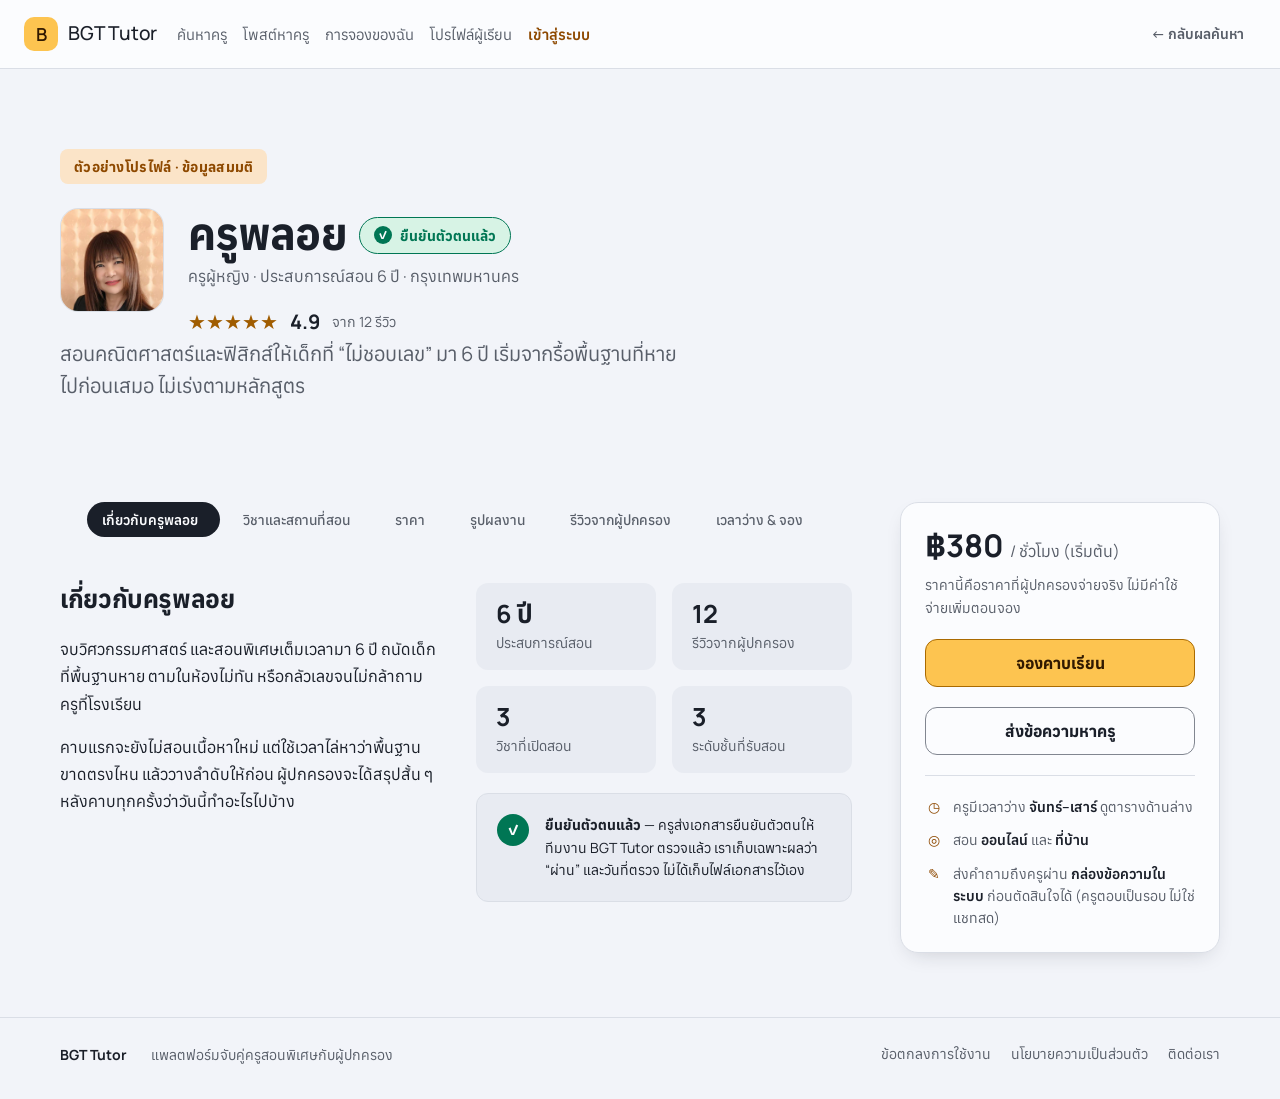
<file: student/teacher-profile.html>
<!DOCTYPE html>
<!--
  PROTOTYPE (ทาง A) — ยังไม่มี backend จริง ข้อมูลทั้งหมดในหน้านี้เป็น "ข้อมูลสมมติ" ใส่ไว้ให้เห็นหน้าตา
  ปุ่ม "จองคาบเรียน" / "ส่งข้อความ" / รูปภาพ = จำลองหน้าตาเท่านั้น ยังไม่ต่อระบบ
  กฎที่หน้านี้ต้องไม่ละเมิด (HANDOFF ขั้น 3): ห้ามแสดง เบอร์โทร · ID LINE · ที่อยู่ · ชื่อ-นามสกุลจริง
  ราคา: แสดงตัวเลขเดียว = ราคาที่ผู้ปกครองจ่ายจริง ห้ามแสดงเรทดิบของครูคู่กัน
-->
<html lang="th">
<head>
<meta charset="UTF-8">
  <!-- 🔴 กัน URL (ที่อาจมีเงื่อนไขของผู้เรียน) หลุดไปกับ Referer ตอนโหลดฟอนต์/ลิงก์ออกนอกเว็บ · ผลตรวจ security 2026-08-20 -->
  <meta name="referrer" content="same-origin">
<meta name="viewport" content="width=device-width, initial-scale=1">
<title>ครูพลอย — โปรไฟล์ครูผู้สอน | BGT Tutor</title>
<link rel="preconnect" href="https://fonts.googleapis.com">
<link rel="preconnect" href="https://fonts.gstatic.com" crossorigin>
<link href="https://fonts.googleapis.com/css2?family=Anuphan:wght@400;500;600;700&family=Manrope:wght@400;500;600;700&display=swap" rel="stylesheet">
<link rel="stylesheet" href="../shared/tokens.css">
<link rel="stylesheet" href="../shared/logo.css">
<!-- 🎨 หน้าตาแบบ index-v3 (Owner สั่ง LOG 191) · ลบบรรทัดนี้ = กลับไปแบบเดิมทันที -->
<link rel="stylesheet" href="../shared/theme-v3.css">
<!-- 🆕 v4: วิธีจัดหน้าแบบจอจำลองใน index-v3 (Owner สั่ง 2026-08-31) -->
<link rel="stylesheet" href="../shared/v4-stepflow.css">
<link rel="stylesheet" href="../shared/v4-rows.css">
<style>
/* Hallmark · pre-emit critique: P5 H5 E4 S5 R5 V4
 * genre: modern-minimal · macrostructure: Split Studio · design-system: design.md · designed-as-app
 * nav: N3 side-rail · footer: Ft2 inline · enrichment: none (typography only)
 * theme: custom (ระบบเดียวกับทั้งเว็บ — tokens.css) · diversification: inverted (design.md-managed project)
 *
 * ทำไมหน้านี้ต่างจากหน้าสมัคร ทั้งที่ใช้ token ชุดเดียวกัน:
 *   - หน้าสมัคร = Narrative Workflow (ขั้นมีเลข + ราวเส้นเชื่อมขั้น) เพราะเป็นลำดับเวลา
 *   - หน้านี้ = Split Studio (ข้อมูลซ้าย ↔ หลักฐานขวา สลับข้างลงไป) เพราะไม่ใช่ลำดับเวลา
 *     -> จึง "ไม่มี" .section::before rail และ "ไม่มี" เลขหัวข้อ (เลขบนโปรไฟล์อ่านว่าเป็นขั้นตอน ซึ่งผิด)
 *   - เปลือกที่เหมือนกันทุกหน้าตาม design.md ข้อ 9: โลโก้ · แถบบน .topbar · ปุ่ม · footer 1 บรรทัด · การใช้ accent
 */
*{box-sizing:border-box;margin:0;padding:0}
html{overflow-x:clip;scroll-behavior:smooth}
@media (prefers-reduced-motion:reduce){html{scroll-behavior:auto}}
body{
  font-family:var(--font-sans);
  color:var(--color-ink);
  line-height:1.65;
  font-size:16px;
  overflow-x:clip;
  background:var(--color-paper);
}
h1,h2,h3,.logo,.btn,.chip,.price-big,.stat-num,.eyebrow{font-family:var(--font-display)}
h1,h2,h3{font-style:normal;font-weight:700;color:var(--color-ink);letter-spacing:-0.015em;overflow-wrap:anywhere;min-width:0}
a{color:inherit}
img{max-width:100%;display:block}
.wrap{max-width:1200px;margin:0 auto;padding:0 var(--space-5)}
/* .wrap ที่เป็นลูกตรงของ .content-col (flex column) + margin:0 auto = auto margin ทับ stretch
   -> กล่องจะหดตามเนื้อหา ไม่ยืดเต็มคอลัมน์ (วัดได้ 437px ทั้งที่คอลัมน์กว้าง 621px)
   ต้องใส่ width:100% กำกับ ไม่งั้นหน้าลอยแคบ ๆ อยู่กลางจอ */
.content-col > .wrap{width:100%}

/* ---- layout shell (เหมือนหน้าสมัครทุกประการ) ---- */
.page-shell{display:flex;flex-direction:column;min-height:100vh}
.content-col{flex:1;min-width:0;display:flex;flex-direction:column}

.back-link{
  min-height:44px;box-sizing:border-box;
  font-size:var(--text-sm);font-weight:600;line-height:1;color:var(--color-ink-2);text-decoration:none;
  display:inline-flex;align-items:center;
  padding:0 var(--space-3);border-radius:var(--radius-sm);
}
.back-link:hover{background:var(--color-paper-2);color:var(--color-ink)}
.back-link:focus-visible,.logo:focus-visible{outline:2px solid var(--color-focus);outline-offset:2px;border-radius:var(--radius-sm)}

.stepindex{display:none}
.sidenav{display:flex;flex-direction:column;gap:1px;margin-top:var(--space-10)}
.sidenav a{
  display:flex;align-items:center;gap:12px;
  padding:9px 12px;border-radius:var(--radius-sm);
  font-size:var(--text-sm);font-weight:400;color:var(--color-ink-2);text-decoration:none;
  transition:background-color var(--dur-short) var(--ease-out);
}
@media (hover:hover){.sidenav a:hover{background:var(--color-paper-2);color:var(--color-ink)}}
.sidenav a.active{background:var(--color-accent-soft);color:var(--color-ink);font-weight:600}
.sidenav a:focus-visible{outline:2px solid var(--color-focus);outline-offset:-2px;border-radius:var(--radius-sm)}

/* ---- แถบหัวหน้า: ตัวตนของครู ---- */
.pro-intro{padding:var(--space-12) 0 var(--space-10)}
.eyebrow{
  display:inline-flex;align-items:center;gap:8px;
  font-size:var(--text-sm);font-weight:700;letter-spacing:.02em;
  color:var(--color-accent-deep);background:var(--color-accent-soft);
  padding:6px 14px;border-radius:var(--radius-sm);
  margin-bottom:var(--space-6);
}
.pro-id{display:flex;gap:var(--space-6);align-items:flex-start;flex-wrap:wrap}
.pro-avatar{
  flex:0 0 auto;width:104px;height:104px;border-radius:var(--radius-lg);overflow:hidden;
  background:var(--color-accent-soft);border:1px solid var(--color-rule);
  display:flex;align-items:center;justify-content:center;
  font-family:var(--font-display);font-weight:700;font-size:var(--text-2xl);color:var(--color-accent-deep);
}
.pro-avatar img{width:100%;height:100%;object-fit:cover}
.pro-headline{min-width:0;flex:1 1 260px}
.pro-headline h1{font-size:var(--text-display-s);line-height:1.15}
.name-row{display:flex;align-items:center;gap:var(--space-3);flex-wrap:wrap}
.pro-sub{color:var(--color-ink-2);margin-top:var(--space-2);font-size:var(--text-base)}
.pro-tagline{margin-top:var(--space-5);font-size:var(--text-lg);line-height:1.6;max-width:52ch;color:var(--color-ink)}

/* ตรา "ยืนยันตัวตนแล้ว" — เขียว = สถานะเท่านั้น (design.md ข้อ 4) */
.badge-verified{
  display:inline-flex;align-items:center;gap:8px;
  font-family:var(--font-display);font-size:var(--text-sm);font-weight:700;
  color:var(--color-ok);background:var(--color-ok-soft);
  border:1px solid var(--color-ok);
  padding:6px 14px;border-radius:var(--radius-pill);white-space:nowrap;
}
.badge-verified .tick{
  width:18px;height:18px;border-radius:50%;background:var(--color-ok);color:var(--color-surface);
  display:flex;align-items:center;justify-content:center;font-size:11px;flex:0 0 auto;
}

/* ดาว */
.stars{display:inline-flex;align-items:center;gap:2px;color:var(--color-accent);font-size:var(--text-lg);line-height:1}
.stars .off{color:var(--color-rule)}
.rating-line{display:flex;align-items:center;gap:var(--space-3);flex-wrap:wrap;margin-top:var(--space-4)}
.rating-num{font-family:var(--font-display);font-weight:700;font-size:var(--text-lg)}
.rating-count{color:var(--color-ink-2);font-size:var(--text-sm)}

/* ---- โครงหลัก: คอลัมน์เนื้อหา + ราวจอง ---- */
.pro-body{display:flex;flex-direction:column;gap:var(--space-8);padding:var(--space-10) 0 var(--space-16)}
.pro-rail{order:-1}
@media (min-width:1120px){
  /* DOM เรียง rail ก่อน main (เพื่อให้จอเล็กเห็นการ์ดจองก่อน) -> บนกริดต้องสั่งคอลัมน์ให้ชัด
     ไม่งั้น rail จะไปกินคอลัมน์ 1fr แล้วเนื้อหาหดเหลือ 320px */
  .pro-body{display:grid;grid-template-columns:minmax(0,1fr) 320px;gap:var(--space-12);align-items:start}
  .pro-main{grid-column:1;grid-row:1}
  .pro-rail{grid-column:2;grid-row:1;order:0;position:sticky;top:var(--space-6)}
}
/* container query: ให้ "ครึ่งซ้าย-ครึ่งขวา" ตัดสินจากความกว้างของคอลัมน์เนื้อหาจริง
   ไม่ใช่ความกว้างจอ — เพราะราวจอง 320px กินคอลัมน์ไปแล้ว
   (แถบข้าง 264px ถอดทิ้งแล้ว 2026-09-13 — คอลัมน์เนื้อหากว้างขึ้นเท่านั้น กฎนี้ยังถูกอยู่)
   ถ้าใช้ @media จะได้ครึ่งละ ~237px ซึ่งแคบเกินจนหัวตารางเวลาแตกเป็น 3 บรรทัด */
.pro-main{min-width:0;display:flex;flex-direction:column;gap:var(--space-8);container-type:inline-size}

/* ---- การ์ดจอง ---- */
.book-card{
  background:var(--color-surface);border:1px solid var(--color-rule);border-radius:var(--radius-lg);
  padding:var(--space-6);box-shadow:var(--shadow-lift);
}
.price-big{font-size:var(--text-2xl);line-height:1.2;font-weight:700}
.price-big small{font-family:var(--font-sans);font-size:var(--text-base);font-weight:400;color:var(--color-ink-2)}
.price-note{color:var(--color-ink-2);font-size:var(--text-sm);margin-top:var(--space-2)}
.book-card .btn{width:100%;margin-top:var(--space-5)}
.book-card .btn + .btn{margin-top:var(--space-3)}
.book-facts{list-style:none;margin-top:var(--space-5);padding-top:var(--space-5);border-top:1px solid var(--color-rule);display:flex;flex-direction:column;gap:var(--space-3)}
.book-facts li{display:flex;gap:10px;font-size:var(--text-sm);color:var(--color-ink-2);line-height:1.55}
.book-facts b{color:var(--color-ink);font-weight:600}
.book-facts .ic{flex:0 0 auto;width:18px;text-align:center;color:var(--color-accent-deep)}

/* ---- Split Studio: ทุกบล็อกแบ่งครึ่ง สลับข้างลงไป ---- */
.section{
  background:var(--color-surface);
  border:1px solid var(--color-rule);
  border-radius:var(--radius-lg);
  padding:var(--space-8);
  box-shadow:var(--shadow-raise);
  scroll-margin-top:var(--space-16);
}
@media (max-width:560px){.section{padding:var(--space-6) var(--space-4);border-radius:var(--radius-md)}}
.split{display:grid;gap:var(--space-6)}
/* 560px = จุดที่แบ่งครึ่งแล้วยังได้ครึ่งละ ~260px (อ่านได้จริง)
   บนจอ 1280 คอลัมน์เนื้อหาเหลือ ~880px หลังหักราวจอง 320 (เดิม ~620 ตอนยังมีแถบข้าง 264)
   -> เกณฑ์ 560 ยังต่ำกว่านั้นมาก diptych โผล่แน่นอน · วัดจริงแล้ว 2026-09-13 */
@container (min-width:560px){
  .split{grid-template-columns:minmax(0,1fr) minmax(0,1fr);gap:var(--space-10);align-items:start}
  .split--flip .split-a{order:2}
  .split--flip .split-b{order:1}
}
/* เผื่อเบราว์เซอร์เก่าที่ไม่รู้จัก container query — ยังได้ 2 คอลัมน์บนจอกว้างที่ไม่มีราวจอง */
@supports not (container-type:inline-size){
  @media (min-width:760px) and (max-width:1119px){
    .split{grid-template-columns:minmax(0,1fr) minmax(0,1fr);gap:var(--space-10);align-items:start}
    .split--flip .split-a{order:2}
    .split--flip .split-b{order:1}
  }
}
/* ตารางเวลา 7 วัน × 4 ช่วง ต้องการความกว้างเต็มคอลัมน์ — ครึ่งเดียวทำให้หัวตารางแตก 3 บรรทัด
   Split Studio ยอมให้มีบล็อกเต็มความกว้างได้ ถ้าเนื้อหานั้นเป็นตาราง/ภาพที่หั่นครึ่งแล้วอ่านไม่ออก */
.split--stack{grid-template-columns:minmax(0,1fr) !important}
.split--stack .split-a,.split--stack .split-b{order:0 !important}
.split-a,.split-b{min-width:0;container-type:inline-size}
.sec-head h2{font-size:var(--text-xl);line-height:1.25}
.sec-head p{color:var(--color-ink-2);font-size:var(--text-base);margin-top:var(--space-3);max-width:52ch}
.sec-head + *{margin-top:var(--space-5)}
.body-text{color:var(--color-ink);line-height:1.7;max-width:60ch}
.body-text + .body-text{margin-top:var(--space-4)}

/* ป้ายกำกับกลุ่มย่อยในครึ่งหนึ่ง */
.mini-label{
  display:block;font-family:var(--font-display);font-size:var(--text-sm);font-weight:700;
  color:var(--color-ink-2);margin-bottom:var(--space-3);
}
.mini-label + .mini-label,.tag-group + .mini-label,.meta-list + .mini-label{margin-top:var(--space-6)}

/* แท็กวิชา/ระดับชั้น (อ่านอย่างเดียว — ไม่ใช่ .chip ที่กดได้) */
.tag-group{display:flex;flex-wrap:wrap;gap:8px}
/* สีแท็กเปลี่ยน 2026-08-12 ตามคำสั่ง Owner (แท็กอย่าใช้ส้ม) — ต้องเปลี่ยนพร้อมหน้าค้นหา
   เพราะ design.md ข้อ 9 กำหนดว่าหน้าตาคอมโพเนนต์ร่วมต้องเหมือนกันทุกหน้า
   วิชา = สีที่ 3 (น้ำเงินหม่น) · ระดับชั้น = ขอบบางไม่มีพื้น */
/* แท็ก 2 ชนิด = น้ำเงินตระกูลเดียว 2 น้ำหนัก (ต้องเหมือนหน้าค้นหาเป๊ะ — design.md ข้อ 9)
   วิชา = ทึบเข้ม · ระดับชั้น = อ่อนสว่าง
   Owner ทัก 2026-08-12: ชิปพื้นโปร่ง/ขอบบาง อ่านว่า "ปิดอยู่ / ไม่ได้เลือก" ไม่ใช่ "ครูสอนระดับนี้" */
.tag{
  display:inline-flex;align-items:center;
  background:var(--color-subject);color:var(--color-surface);
  font-size:var(--text-sm);font-weight:600;padding:7px 12px;border-radius:var(--radius-sm);
}
.tag--plain{background:var(--color-level-soft);color:var(--color-level);font-weight:600}

/* รายการข้อมูล (สถานที่/จังหวัด) */
.meta-list{list-style:none;display:flex;flex-direction:column;gap:var(--space-3)}
.meta-list li{display:flex;gap:10px;line-height:1.55}
.meta-list .ic{flex:0 0 auto;width:20px;text-align:center;color:var(--color-accent-deep)}
.meta-list b{font-weight:600}

/* ตัวเลขสรุป */
.stat-row{display:grid;grid-template-columns:repeat(2,minmax(0,1fr));gap:var(--space-4)}
.stat{background:var(--color-paper-2);border-radius:var(--radius-md);padding:var(--space-4) var(--space-5)}
.stat-num{display:block;font-size:var(--text-xl);font-weight:700;line-height:1.2}
.stat-cap{display:block;font-size:var(--text-sm);color:var(--color-ink-2);margin-top:2px}

/* ราคา */
.price-list{display:flex;flex-direction:column}
.price-item{
  display:flex;align-items:baseline;justify-content:space-between;gap:var(--space-4);
  padding:var(--space-4) 0;border-top:1px solid var(--color-rule);
}
.price-item:first-child{border-top:none;padding-top:0}
.price-what{min-width:0}
.price-what b{display:block;font-weight:600}
.price-what span{display:block;font-size:var(--text-sm);color:var(--color-ink-2)}
.price-amt{font-family:var(--font-display);font-weight:700;font-size:var(--text-lg);white-space:nowrap}
.price-amt small{font-family:var(--font-sans);font-weight:400;font-size:var(--text-sm);color:var(--color-ink-2)}

/* กล่องอธิบาย (ใช้ซ้ำจากหน้าสมัคร) */
.note-box{
  display:flex;gap:var(--space-4);align-items:flex-start;
  background:var(--color-paper-2);border:1px solid var(--color-rule);
  border-radius:var(--radius-md);padding:var(--space-5);
  font-size:var(--text-sm);color:var(--color-ink);line-height:1.6;
}
.note-box .note-icon{
  width:32px;height:32px;border-radius:50%;flex-shrink:0;
  background:var(--color-ok);color:var(--color-surface);
  display:flex;align-items:center;justify-content:center;font-weight:700;
}
.note-box .note-icon--neutral{background:var(--color-accent-deep);color:var(--color-accent-ink)}

/* รูปผลงาน */
.gallery{display:grid;grid-template-columns:repeat(2,minmax(0,1fr));gap:var(--space-3)}
@media (min-width:560px) and (max-width:759px){.gallery{grid-template-columns:repeat(3,minmax(0,1fr))}}
.shot{
  position:relative;aspect-ratio:4/3;border-radius:var(--radius-md);overflow:hidden;
  border:1px solid var(--color-rule);background:var(--color-paper-2);
  display:flex;align-items:center;justify-content:center;
  /* ใช้ ink-2 ไม่ใช่ muted — muted บนพื้น paper-2 ได้แค่ 4.05:1 (ต่ำกว่าเกณฑ์ 4.5) */
  font-size:var(--text-sm);color:var(--color-ink-2);text-align:center;padding:var(--space-3);
}
.shot img{width:100%;height:100%;object-fit:cover}

/* รีวิว */
.score-block{background:var(--color-paper-2);border-radius:var(--radius-md);padding:var(--space-6);text-align:center}
.score-num{font-family:var(--font-display);font-size:var(--text-3xl);font-weight:700;line-height:1}
.score-of{color:var(--color-ink-2);font-size:var(--text-sm);margin-top:var(--space-2)}
.bars{margin-top:var(--space-5);display:flex;flex-direction:column;gap:6px}
.bar-row{display:grid;grid-template-columns:40px minmax(0,1fr) 28px;align-items:center;gap:var(--space-3);font-size:var(--text-sm);color:var(--color-ink-2)}
.bar{height:8px;border-radius:var(--radius-pill);background:var(--color-rule);overflow:hidden}
.bar i{display:block;height:100%;background:var(--color-accent);border-radius:var(--radius-pill)}
.review{padding:var(--space-5) 0;border-top:1px solid var(--color-rule)}
.review:first-child{border-top:none;padding-top:0}
.review-top{display:flex;align-items:center;gap:var(--space-3);flex-wrap:wrap}
.review-who{font-weight:600}
.review-when{color:var(--color-muted);font-size:var(--text-sm);margin-left:auto}
.review p{margin-top:var(--space-3);color:var(--color-ink);line-height:1.65}
.review .stars{font-size:var(--text-base)}

/* ปฏิทินเวลาว่าง 7 วันข้างหน้า (ทาง 3 · Owner เคาะ 2026-08-15 — โชว์วันที่จริง ไม่ใช่ จ.–อา. ลอย ๆ)
   อ่านอย่างเดียว: กดช่วงว่าง = ไป booking.html ไม่จบ flow ในหน้านี้ (นั่นคือ section 3) */
.cal{border:1px solid var(--color-rule);border-radius:var(--radius-md);overflow:hidden;background:var(--color-surface)}
.cal-head{display:flex;align-items:center;gap:var(--space-3);padding:10px 12px;background:var(--color-paper-2);border-bottom:1px solid var(--color-rule)}
.cal-range{font-family:var(--font-display);font-weight:700;font-size:var(--text-sm);color:var(--color-ink);flex:1;min-width:0}
.cal-nav{display:flex;gap:6px;flex:none}
.cal-nav button{
  width:44px;height:44px;border-radius:var(--radius-sm);border:1px solid var(--color-rule-2);
  background:var(--color-surface);color:var(--color-ink);font-size:18px;line-height:1;cursor:pointer;
}
.cal-nav button:hover:not(:disabled){background:var(--color-paper-2)}
.cal-nav button:disabled{opacity:.35;cursor:not-allowed}
.cal-day{
  display:grid;grid-template-columns:112px minmax(0,1fr);gap:var(--space-3);
  align-items:start;padding:10px 12px;border-top:1px solid var(--color-rule);
}
.cal-day:first-child{border-top:none}
.cal-date{font-family:var(--font-display);font-size:var(--text-sm);font-weight:700;color:var(--color-ink);line-height:1.35;padding-top:10px}
.cal-date small{display:block;font-family:var(--font-sans);font-weight:400;font-size:12px;color:var(--color-ink-2);margin-top:1px}
.cal-slots{display:flex;flex-wrap:wrap;gap:8px;min-width:0}
/* ช่วงว่าง = พื้นอ่อน+ขอบเข้ม (ภาษาเดียวกับ tg-mark.on เดิม) · ตัวหนังสือสีหมึกปกติเพื่อให้ contrast เหลือเฟือ */
.slot{
  min-height:44px;padding:0 14px;display:inline-flex;align-items:center;gap:8px;
  border-radius:var(--radius-sm);font-size:var(--text-sm);font-weight:600;
  background:var(--color-accent-soft);border:1px solid var(--color-accent-deep);color:var(--color-ink);
  font-family:var(--font-sans);cursor:pointer;
}
.slot:hover{background:var(--color-surface);border-color:var(--color-accent)}
.slot .slot-go{color:var(--color-accent-deep);font-weight:700}
/* มีคาบแล้ว = ทรงเดียวกันแต่จืดและกดไม่ได้ (ต้องต่างที่ "น้ำหนักสี" ไม่ใช่เติมคำอย่างเดียว) */
/* ขอบใช้ rule-2 ไม่ใช่ rule — rule ตัดกับพื้นการ์ดแค่ 1.37:1 ชิปจะแทบมองไม่เห็น (วัดแล้ว) */
.slot.is-busy{background:var(--color-surface-2);border-color:var(--color-rule-2);color:var(--color-ink-2);cursor:default;font-weight:400}
.cal-off{font-size:var(--text-sm);color:var(--color-muted);padding:12px 0}
.cal-foot{margin-top:var(--space-4);font-size:var(--text-sm);color:var(--color-ink-2)}
/* บีบตามความกว้างของ "ครึ่งที่มันอยู่" ไม่ใช่ความกว้างจอ */
@container (max-width:380px){
  .cal-day{grid-template-columns:minmax(0,1fr);gap:6px}
  .cal-date{padding-top:0}
  .cal-date small{display:inline;margin-left:6px}
  .slot{width:100%;justify-content:space-between}
}
.legend{display:flex;gap:var(--space-5);flex-wrap:wrap;margin-top:var(--space-4);font-size:var(--text-sm);color:var(--color-ink-2)}
.legend span{display:inline-flex;align-items:center;gap:8px}
.legend i{width:18px;height:18px;border-radius:var(--radius-sm);border:1px solid var(--color-rule);background:var(--color-paper-2);display:inline-block}
.legend i.on{background:var(--color-accent-soft);border-color:var(--color-accent-deep)}
.legend i.busy{background:var(--color-surface-2);border-color:var(--color-rule)}

/* ---- ปุ่ม (เสียงเดียวกับทุกหน้า) ---- */
.btn{
  height:var(--control-h);padding:0 24px;border-radius:var(--radius-md);border:1px solid transparent;
  font-weight:700;font-size:var(--text-base);cursor:pointer;text-decoration:none;
  display:inline-flex;align-items:center;justify-content:center;gap:8px;white-space:nowrap;
  transition:transform var(--dur-short) var(--ease-out),background-color var(--dur-short) var(--ease-out);
}
.btn:active,.btn.is-active{transform:translateY(1px)}
.btn:focus-visible,.btn.is-focus{outline:2px solid var(--color-focus);outline-offset:2px}
.btn-primary{background:var(--color-accent);color:var(--color-accent-ink)}
.btn-primary:hover,.btn-primary.is-hover{background:oklch(48% 0.155 44)}
.btn-secondary{background:var(--color-surface);color:var(--color-ink);border-color:var(--color-rule-2)}
.btn-secondary:hover,.btn-secondary.is-hover{background:var(--color-paper-2)}
.btn[disabled],.btn.is-disabled{opacity:.55;cursor:not-allowed;transform:none}
.btn[data-state=loading]{opacity:.75;cursor:progress}
.btn[data-state=error]{background:var(--color-error);color:var(--color-accent-ink)}
.btn[data-state=success]{background:var(--color-ok);color:var(--color-accent-ink)}

/* ---- footer Ft2 ---- */
.site-footer{
  margin-top:auto;border-top:1px solid var(--color-rule);
  padding:var(--space-6) 0 var(--space-8);
  font-size:var(--text-sm);color:var(--color-ink-2);
}
.site-footer .wrap{display:flex;flex-wrap:wrap;align-items:center;gap:var(--space-3) var(--space-6)}
.site-footer .foot-brand{font-family:var(--font-display);font-weight:700;color:var(--color-ink)}
.site-footer nav{display:flex;flex-wrap:wrap;gap:var(--space-5);margin-left:auto}
.site-footer a{text-decoration:none;border-bottom:1px solid transparent;padding-bottom:1px}
.site-footer a:hover{color:var(--color-ink);border-bottom-color:var(--color-accent)}
.site-footer a:focus-visible{outline:2px solid var(--color-focus);outline-offset:3px;border-radius:2px}
@media (max-width:560px){.site-footer nav{margin-left:0;width:100%}}

.sr-only{position:absolute;width:1px;height:1px;overflow:hidden;clip:rect(0,0,0,0);white-space:nowrap}
@media (prefers-reduced-motion:reduce){*{transition-duration:1ms !important;animation-duration:1ms !important}}
</style>
</head>
<body>

<div class="page-shell">
  <aside class="stepindex">
    <a class="logo" href="../index.html"><span class="logo-mark" aria-hidden="true">B</span><span class="logo-text">BGT Tutor</span></a>
    <!-- 🔴 2026-09-01 — เดิมชี้ index.html ทั้งที่ป้ายเขียนว่า "กลับผลค้นหา" (บั๊กเก่า มีมาก่อนจัดโฟลเดอร์) -->
    <a class="back-link" href="teacher-search.html">← กลับผลค้นหา</a>
    <nav class="sidenav" id="pillnav" aria-label="สารบัญโปรไฟล์">
      <a href="#sec-about">เกี่ยวกับครูพลอย</a>
      <a href="#sec-subject">วิชาและสถานที่สอน</a>
      <a href="#sec-price">ราคา</a>
      <a href="#sec-work">รูปผลงาน</a>
      <a href="#sec-review">รีวิวจากผู้ปกครอง</a>
      <a href="#sec-time">เวลาว่าง &amp; จอง</a>
    </nav>
  </aside>

  <header class="topbar">
    <a class="logo" href="../index.html"><span class="logo-mark" aria-hidden="true">B</span><span class="logo-text">BGT Tutor</span></a>
    <!-- 🔴 เมนูบนฝั่งผู้เรียน — ต้องเหมือนกันทั้ง 5 หน้า (เทียบเท่า .topnav ของฝั่งครู)
         เพิ่ม/ลบเมนู = แก้ให้ครบทุกหน้า · หน้าที่เปิดอยู่ต้องมี aria-current="page" -->
    <nav class="topnav" aria-label="เมนูผู้เรียน">
      <a href="teacher-search.html">ค้นหาครู</a>
      <a href="post-job.html">โพสต์หาครู</a>
      <a href="my-jobs.html">การจองของฉัน</a>
      <a href="signup-parent.html">โปรไฟล์ผู้เรียน</a>
    </nav>
  </header>

  <main class="content-col">

  <div class="page-head">
    <div class="wrap">
      <div class="pro-intro">
        <span class="eyebrow">ตัวอย่างโปรไฟล์ · ข้อมูลสมมติ</span>
        <div class="pro-id">
          <div class="pro-avatar"><img src="../photo-web/teachers/teacher-a.jpg" alt="รูปโปรไฟล์ของครูพลอย" width="480" height="480" loading="eager" decoding="async"></div>
          <div class="pro-headline">
            <div class="name-row">
              <h1>ครูพลอย</h1>
              <span class="badge-verified"><span class="tick" aria-hidden="true">✓</span>ยืนยันตัวตนแล้ว</span>
            </div>
            <p class="pro-sub">ครูผู้หญิง · ประสบการณ์สอน 6 ปี · กรุงเทพมหานคร</p>
            <div class="rating-line">
              <span class="stars" role="img" aria-label="คะแนนเฉลี่ย 4.9 จาก 5 ดาว">★★★★★</span>
              <span class="rating-num">4.9</span>
              <span class="rating-count">จาก 12 รีวิว</span>
            </div>
          </div>
        </div>
        <p class="pro-tagline">สอนคณิตศาสตร์และฟิสิกส์ให้เด็กที่ “ไม่ชอบเลข” มา 6 ปี เริ่มจากรื้อพื้นฐานที่หายไปก่อนเสมอ ไม่เร่งตามหลักสูตร</p>
      </div>
    </div>
  </div>

  <div class="wrap">
    <div class="pro-body">

      <!-- ราวจอง — บนจอ ≥1120px อยู่ขวาและติดหนึบ · จอเล็กกว่านั้นเลื่อนขึ้นมาบนสุด -->
      <aside class="pro-rail" aria-label="จองคาบเรียน">
        <div class="book-card">
          <div class="price-big">฿380 <small>/ ชั่วโมง (เริ่มต้น)</small></div>
          <p class="price-note">ราคานี้คือราคาที่ผู้ปกครองจ่ายจริง ไม่มีค่าใช้จ่ายเพิ่มตอนจอง</p>
          <a class="btn btn-primary" href="booking.html?t=ploy">จองคาบเรียน</a>
          <!-- ก้อน C1ข: บอกให้เห็นว่าวิชาที่เลือกไว้ตั้งแต่หน้าค้นหา ถูกยกมาให้แล้ว -->
          <p class="price-note" id="carry-note" hidden></p>
          <button type="button" class="btn btn-secondary">ส่งข้อความหาครู</button>
          <ul class="book-facts">
            <li><span class="ic" aria-hidden="true">◷</span><span>ครูมีเวลาว่าง <b>จันทร์–เสาร์</b> ดูตารางด้านล่าง</span></li>
            <li><span class="ic" aria-hidden="true">◎</span><span>สอน <b>ออนไลน์</b> และ <b>ที่บ้าน</b></span></li>
            <li><span class="ic" aria-hidden="true">✎</span><span>ส่งคำถามถึงครูผ่าน <b>กล่องข้อความในระบบ</b> ก่อนตัดสินใจได้ (ครูตอบเป็นรอบ ไม่ใช่แชทสด)</span></li>
          </ul>
        </div>
      </aside>

      <div class="pro-main">

        <!-- 1. เกี่ยวกับครู — ข้อความซ้าย ↔ หลักฐานขวา -->
        <section class="section" id="sec-about">
          <div class="split">
            <div class="split-a">
              <div class="sec-head">
                <h2>เกี่ยวกับครูพลอย</h2>
              </div>
              <p class="body-text">จบวิศวกรรมศาสตร์ และสอนพิเศษเต็มเวลามา 6 ปี ถนัดเด็กที่พื้นฐานหาย ตามในห้องไม่ทัน หรือกลัวเลขจนไม่กล้าถามครูที่โรงเรียน</p>
              <p class="body-text">คาบแรกจะยังไม่สอนเนื้อหาใหม่ แต่ใช้เวลาไล่หาว่าพื้นฐานขาดตรงไหน แล้ววางลำดับให้ก่อน ผู้ปกครองจะได้สรุปสั้น ๆ หลังคาบทุกครั้งว่าวันนี้ทำอะไรไปบ้าง</p>
            </div>
            <div class="split-b">
              <div class="stat-row">
                <div class="stat"><span class="stat-num">6 ปี</span><span class="stat-cap">ประสบการณ์สอน</span></div>
                <div class="stat"><span class="stat-num">12</span><span class="stat-cap">รีวิวจากผู้ปกครอง</span></div>
                <div class="stat"><span class="stat-num">3</span><span class="stat-cap">วิชาที่เปิดสอน</span></div>
                <div class="stat"><span class="stat-num">3</span><span class="stat-cap">ระดับชั้นที่รับสอน</span></div>
              </div>
              <div class="note-box" style="margin-top:var(--space-5)">
                <span class="note-icon" aria-hidden="true">✓</span>
                <span><b>ยืนยันตัวตนแล้ว</b> — ครูส่งเอกสารยืนยันตัวตนให้ทีมงาน BGT Tutor ตรวจแล้ว เราเก็บเฉพาะผลว่า “ผ่าน” และวันที่ตรวจ ไม่ได้เก็บไฟล์เอกสารไว้เอง</span>
              </div>
            </div>
          </div>
        </section>

        <!-- 2. วิชา + สถานที่ (สลับข้าง) -->
        <section class="section" id="sec-subject">
          <div class="split split--flip">
            <div class="split-a">
              <div class="sec-head">
                <h2>วิชาและสถานที่สอน</h2>
                <p>ครูรับสอนเฉพาะวิชาและระดับชั้นที่แสดงไว้นี้เท่านั้น</p>
              </div>
              <span class="mini-label">วิชาที่สอน</span>
              <div class="tag-group" id="subject-tags">
                <span class="tag">คณิตศาสตร์</span>
                <span class="tag">ฟิสิกส์</span>
                <span class="tag">วิทยาศาสตร์</span>
              </div>
              <span class="mini-label">ระดับชั้นที่รับสอน</span>
              <div class="tag-group">
                <span class="tag tag--plain">ประถมปลาย</span>
                <span class="tag tag--plain">มัธยมต้น</span>
                <span class="tag tag--plain">มัธยมปลาย / ปวช.</span>
              </div>
            </div>
            <div class="split-b">
              <span class="mini-label">สอนที่ไหนได้บ้าง</span>
              <ul class="meta-list">
                <li><span class="ic" aria-hidden="true">◎</span><span><b>ออนไลน์</b> — เข้าห้องเรียนผ่านปุ่มในเว็บ ระบบบันทึกเวลาเข้า-ออกให้เอง</span></li>
                <li><span class="ic" aria-hidden="true">⌂</span><span><b>ที่บ้าน</b> — กรอกที่อยู่ตอนจองคาบ ครูจะเห็นหลังชำระเงินแล้วเท่านั้น</span></li>
              </ul>
              <span class="mini-label">จังหวัดที่เดินทางไปสอนได้</span>
              <ul class="meta-list">
                <li><span class="ic" aria-hidden="true">▣</span><span>กรุงเทพมหานคร · นนทบุรี</span></li>
              </ul>
              <div class="note-box" style="margin-top:var(--space-6)">
                <span class="note-icon note-icon--neutral" aria-hidden="true">✎</span>
                <span>เบอร์โทรและ LINE ของครูไม่แสดงในหน้านี้ — ส่งข้อความหากันผ่าน<b>กล่องข้อความในระบบ</b>ก่อน แล้วค่อยแลกช่องทางกันเมื่อชำระเงินแล้ว</span>
              </div>
            </div>
          </div>
        </section>

        <!-- 3. ราคา -->
        <section class="section" id="sec-price">
          <div class="split">
            <div class="split-a">
              <div class="sec-head">
                <h2>ราคาค่าสอน</h2>
                <p>ตัวเลขที่เห็นคือราคาที่จ่ายจริงต่อ 1 ชั่วโมง คิดตามระดับชั้นและรูปแบบการสอน</p>
              </div>
              <div class="note-box">
                <span class="note-icon note-icon--neutral" aria-hidden="true">฿</span>
                <span>ราคาสอนที่บ้านสูงกว่าออนไลน์ เพราะรวมเวลาเดินทางของครูไว้แล้ว · ยังไม่มีการเก็บเงินในระบบช่วงทดลองใช้</span>
              </div>
            </div>
            <div class="split-b">
              <!-- 🔴 2026-08-15: ผูกรหัสให้ทุกแถว (data-mode / data-level / data-price) — หน้าตาเหมือนเดิมทุกอย่าง
                   เหตุผล: หน้าจอง (booking.html) ต้องหยิบราคาที่ตรงกับ "โหมด × ระดับชั้น" ของผู้เรียน
                   ห้ามให้ระบบอ่านจากข้อความไทยบนจอ (CLAUDE.md กฎข้อ 8)
                   ⚠️ ข้อมูลสมมติของครูพลอย · ของจริงมาจากแถวราคาที่ครูกรอกใน signup-teacher.html -->
              <div class="price-list" id="price-list">
                <div class="price-item" data-mode="online" data-level="middle" data-price="380">
                  <span class="price-what"><b>ออนไลน์</b><span>มัธยมต้น</span></span>
                  <span class="price-amt">฿380 <small>/ ชม.</small></span>
                </div>
                <div class="price-item" data-mode="online" data-level="high" data-price="420">
                  <span class="price-what"><b>ออนไลน์</b><span>มัธยมปลาย / ปวช.</span></span>
                  <span class="price-amt">฿420 <small>/ ชม.</small></span>
                </div>
                <div class="price-item" data-mode="home" data-level="primary_high" data-price="450">
                  <span class="price-what"><b>ที่บ้าน</b><span>ประถมปลาย</span></span>
                  <span class="price-amt">฿450 <small>/ ชม.</small></span>
                </div>
                <!-- แถวเดียวครอบ 2 ช่วงชั้น — เขียนเป็น "middle,high" ไม่ใช่แตกเป็น 2 แถวซ่อนไว้
                     (เคยลองแตกแถวแล้วซ่อนด้วย hidden → โดน display:flex ทับ แถวโผล่ขึ้นมาจริง = หน้าตาเพี้ยน) -->
                <div class="price-item" data-mode="home" data-level="middle,high" data-price="520">
                  <span class="price-what"><b>ที่บ้าน</b><span>มัธยมต้น–ปลาย</span></span>
                  <span class="price-amt">฿520 <small>/ ชม.</small></span>
                </div>
              </div>
            </div>
          </div>
        </section>

        <!-- 4. รูปผลงาน (สลับข้าง) -->
        <section class="section" id="sec-work">
          <div class="split split--flip">
            <div class="split-a">
              <div class="sec-head">
                <h2>รูปผลงาน</h2>
                <p>บรรยากาศการสอน ชีทที่ครูทำเอง และผลคะแนนของนักเรียนที่เจ้าตัวอนุญาตให้เผยแพร่</p>
              </div>
            </div>
            <div class="split-b">
              <div class="gallery">
                <div class="shot"><img src="../photo-web/teacher-student03.jpg" alt="ตัวอย่างบรรยากาศการสอนของครู 1" loading="lazy" decoding="async" width="900" height="600"></div>
                <div class="shot"><img src="../photo-web/teacher-student06.jpg" alt="ตัวอย่างบรรยากาศการสอนของครู 2" loading="lazy" decoding="async" width="900" height="600"></div>
                <div class="shot"><img src="../photo-web/student-labtop06.jpg" alt="ตัวอย่างบรรยากาศการสอนของครู 3" loading="lazy" decoding="async" width="900" height="600"></div>
                <div class="shot"><img src="../photo-web/teacher-student07.jpg" alt="ตัวอย่างบรรยากาศการสอนของครู 4" loading="lazy" decoding="async" width="900" height="600"></div>
              </div>
            </div>
          </div>
        </section>

        <!-- 5. รีวิว -->
        <section class="section" id="sec-review">
          <div class="split">
            <div class="split-a">
              <div class="sec-head">
                <h2>รีวิวจากผู้ปกครอง</h2>
                <p>เขียนได้เฉพาะผู้ปกครองที่จองผ่าน BGT Tutor และเรียนจบคาบแล้วเท่านั้น</p>
              </div>
              <div class="score-block">
                <div class="score-num">4.9</div>
                <span class="stars" role="img" aria-label="คะแนนเฉลี่ย 4.9 จาก 5 ดาว">★★★★★</span>
                <div class="score-of">จาก 12 รีวิว</div>
                <div class="bars">
                  <div class="bar-row"><span>5 ดาว</span><span class="bar"><i style="width:92%"></i></span><span>11</span></div>
                  <div class="bar-row"><span>4 ดาว</span><span class="bar"><i style="width:8%"></i></span><span>1</span></div>
                  <div class="bar-row"><span>3 ดาว</span><span class="bar"><i style="width:0%"></i></span><span>0</span></div>
                  <div class="bar-row"><span>2 ดาว</span><span class="bar"><i style="width:0%"></i></span><span>0</span></div>
                  <div class="bar-row"><span>1 ดาว</span><span class="bar"><i style="width:0%"></i></span><span>0</span></div>
                </div>
              </div>
            </div>
            <div class="split-b">
              <article class="review">
                <div class="review-top">
                  <span class="stars" role="img" aria-label="5 ดาว">★★★★★</span>
                  <span class="review-who">คุณแม่น้องอิม</span>
                  <span class="review-when">ก.ค. 2026</span>
                </div>
                <p>ลูกเคยได้เลข 42 เทอมที่แล้ว เทอมนี้ 71 ครูไม่ได้ติวข้อสอบอย่างเดียว แต่ย้อนกลับไปสอน ป.6 ใหม่ให้ก่อน</p>
              </article>
              <article class="review">
                <div class="review-top">
                  <span class="stars" role="img" aria-label="5 ดาว">★★★★★</span>
                  <span class="review-who">คุณพ่อน้องภูมิ</span>
                  <span class="review-when">มิ.ย. 2026</span>
                </div>
                <p>เรียนออนไลน์ทุกเสาร์เช้า ครูตรงเวลาทุกครั้ง มีสรุปหลังคาบส่งมาให้ตลอดว่าวันนี้ทำอะไรไปบ้าง</p>
              </article>
              <article class="review">
                <div class="review-top">
                  <span class="stars" role="img" aria-label="4 ดาว">★★★★<span class="off">★</span></span>
                  <span class="review-who">คุณแม่น้องเบล</span>
                  <span class="review-when">มิ.ย. 2026</span>
                </div>
                <p>สอนดีมากค่ะ ลูกกล้าถามขึ้นเยอะ ติดอย่างเดียวคือคิวครูเต็มเร็ว จองล่วงหน้าไม่ทันหลายรอบ</p>
              </article>
            </div>
          </div>
        </section>

        <!-- 6. เวลาว่าง & จองคาบ -->
        <section class="section" id="sec-time">
          <div class="split split--stack">
            <div class="split-a">
              <div class="sec-head">
                <h2>เวลาว่าง &amp; จองคาบ</h2>
                <p>ช่วงที่ครูเปิดรับจริงใน 7 วันข้างหน้า — กดช่วงที่ต้องการ แล้วไปเลือกเวลาเริ่มกับความยาวคาบในหน้าถัดไป</p>
              </div>
              <div class="legend">
                <span><i class="on"></i> ว่าง กดจองได้</span>
                <span><i class="busy"></i> มีคาบแล้ว</span>
              </div>
              <div class="note-box" style="margin-top:var(--space-5)">
                <span class="note-icon note-icon--neutral" aria-hidden="true">◷</span>
                <span>ปฏิทินนี้แสดงเวลาที่ครูเปิดรับทั้งหมด — ถ้าเลือก <b>สอนที่บ้าน</b> ระบบจะกันเวลาเดินทางให้ครู 60 นาที ก่อน-หลังคาบ ตอนเลือกเวลาในหน้าจอง</span>
              </div>
            </div>
            <div class="split-b">
              <!-- Owner เคาะ 2026-08-20: ให้โน้ตกติกาไว้บนกล่องเวลา แทนการติดป้าย "จองไม่ทันแล้ว" รายช่อง -->
              <p class="cal-foot" style="margin:0 0 var(--space-3)">จองได้ก่อนเรียน <b>24 ชั่วโมง</b> — ช่วงที่ใกล้กว่านั้นจึงไม่ขึ้นในปฏิทิน</p>
              <div class="cal">
                <div class="cal-head">
                  <span class="cal-range" id="cal-range"></span>
                  <span class="cal-nav">
                    <button type="button" id="cal-prev" aria-label="สัปดาห์ก่อนหน้า">‹</button>
                    <button type="button" id="cal-next" aria-label="สัปดาห์ถัดไป">›</button>
                  </span>
                </div>
                <div id="cal-body"></div>
              </div>
              <p class="cal-foot">ช่วงที่ครูเปิดติดกันถูกรวมเป็นก้อนเดียวให้แล้ว — เช่น <b>16:00–22:00</b> จองคร่อม 18:00–20:00 ได้ ไม่ต้องแยก 2 คาบ</p>
              <p class="sr-only" id="cal-sr" aria-live="polite"></p>
            </div>
          </div>
        </section>

      </div><!-- /.pro-main -->
    </div><!-- /.pro-body -->
  </div><!-- /.wrap -->

  <footer class="site-footer">
    <div class="wrap">
      <span class="foot-brand">BGT Tutor</span>
      <span>แพลตฟอร์มจับคู่ครูสอนพิเศษกับผู้ปกครอง</span>
      <nav aria-label="ลิงก์ทางกฎหมาย">
        <a href="#">ข้อตกลงการใช้งาน</a>
        <a href="#">นโยบายความเป็นส่วนตัว</a>
        <a href="#">ติดต่อเรา</a>
      </nav>
    </div>
  </footer>

  </main>
</div>

<script>
/* ===== ก้อน C1ข (2026-08-20) — รับเงื่อนไขจากหน้าค้นหา แล้วส่งต่อให้หน้าจอง =====
   ปัญหาเดิม: หน้านี้ "ไม่อ่าน query เลยสักตัว" -> วิชาที่ผู้เรียนติ๊กไว้หายทุกครั้งที่แวะดูโปรไฟล์
   รับ: subj (วิชาที่เลือกไว้) · kid (ผู้เรียนคนไหนในบัญชี) · t (รหัสครู — หน้านี้ยังเป็นครูพลอยหน้าเดียว จึงยังไม่ใช้)
   ส่งต่อ: ต่อท้ายลิงก์ booking.html ทุกเส้น (ปุ่มจองบนราวขวา + ทุกช่วงว่างในปฏิทิน)
   🔴 ตรวจก่อนส่งเสมอ: ครูคนนี้ต้องสอนวิชานั้นจริง (อ่านจากป้ายบนหน้า ไม่ตั้งลิสต์ใหม่) */
window.__handoff = (function () {
  var p;
  try { p = new URLSearchParams(location.search); } catch (e) { return ''; }

  var mine = [].map.call(document.querySelectorAll('#subject-tags .tag'), function (t) {
    return t.textContent.trim();
  });
  var want = (p.get('subj') || '').trim();
  var subj = (want && mine.indexOf(want) > -1) ? want : '';
  /* 🔴 ทาง A มีหน้าโปรไฟล์จริงหน้าเดียว (ครูพลอย) — กดครูคนอื่นจากหน้าค้นหาก็มาโผล่ที่นี่
     ถ้าไม่รู้ตัว จะขึ้นว่า "ครูคนนี้ไม่ได้สอนภาษาจีน" ทั้งที่ครูจีจี้สอน = ข้อความหลอกคนอ่าน
     (ผลตรวจ logic 2026-08-20 ข้อ 5) */
  var whoAsked = (p.get('t') || '').trim();
  var otherTeacher = whoAsked && whoAsked !== 'ploy';
  var kid = (p.get('kid') || '').trim();

  var q = '';
  if (subj) q += '&subj=' + encodeURIComponent(subj);
  if (/^[A-Za-z0-9_]{1,12}$/.test(kid)) q += '&kid=' + encodeURIComponent(kid);   /* รับเฉพาะรูปแบบรหัส กันค่าแปลกปลอมจาก URL */

  var note = document.getElementById('carry-note');
  if (note) {
    if (otherTeacher) {
      note.textContent = 'ตัวอย่างนี้มีหน้าโปรไฟล์จริงของครูพลอยหน้าเดียว — ครูคนที่คุณกดมายังไม่มีหน้าของตัวเอง';
      note.hidden = false;
    } else if (subj) {
      note.textContent = 'ยกวิชา “' + subj + '” ที่คุณเลือกไว้มาให้แล้ว — เปลี่ยนได้ในหน้าจอง';
      note.hidden = false;
    } else if (want) {
      /* ผู้เรียนเลือกวิชาไว้ แต่ครูคนนี้ไม่ได้สอน — ต้องบอกตรง ๆ ไม่ใช่เงียบแล้วปล่อยให้ไปเจอตอนจอง
         🔴 ห้ามสะท้อนข้อความจาก URL ลงบรรทัดนี้ — มันอยู่ใต้ปุ่ม "จองคาบเรียน" พอดี
            ใครส่งลิงก์ยัดข้อความ ("โอนมัดจำก่อนกดจอง") มาให้ จะดูเหมือนข้อความของระบบทันที
            (ผลตรวจ security 2026-08-20 · กติกาเดียวกับ post-job.html ค้น from=) */
      note.textContent = 'ครูคนนี้ไม่ได้สอนวิชาที่คุณเลือกไว้ — วิชาที่สอนอยู่ข้างล่าง เลือกใหม่ได้ในหน้าจอง';
      note.hidden = false;
    }
  }

  [].forEach.call(document.querySelectorAll('a[href^="booking.html"]'), function (a) {
    var h = a.getAttribute('href');
    /* ลิงก์ที่ยังไม่มี ? ต้องขึ้นต้นด้วย ? ไม่ใช่ & (เผื่อมีปุ่มจองเส้นใหม่ในอนาคต) */
    a.href = h + (h.indexOf('?') > -1 ? q : q.replace(/^&/, '?'));
  });
  return q;
})();

(function(){
  /* สารบัญด้านซ้าย: ไฮไลต์หัวข้อที่กำลังอ่าน (ตัวเดียวกับหน้าสมัคร) */
  const pills = document.querySelectorAll('#pillnav a');
  const sections = [...pills].map(p=>document.querySelector(p.getAttribute('href')));
  const spy = new IntersectionObserver(entries=>{
    entries.forEach(e=>{
      if(e.isIntersecting){
        const id='#'+e.target.id;
        pills.forEach(p=>p.classList.toggle('active', p.getAttribute('href')===id));
      }
    });
  }, {rootMargin:'-40% 0px -50% 0px'});
  sections.forEach(s=>s && spy.observe(s));

  /* PROTOTYPE: ปุ่มยังไม่ต่อระบบ — แสดงสถานะให้เห็นว่าเกิดอะไรขึ้นเมื่อกด */
  document.querySelectorAll('.book-card button.btn').forEach(btn=>{
    btn.addEventListener('click', function(){
      const original = btn.textContent;
      btn.dataset.state = 'loading';
      btn.textContent = 'กำลังเปิดกล่องข้อความ…';
      setTimeout(()=>{
        btn.dataset.state = '';
        btn.textContent = original;
        alert('หน้าตัวอย่าง — กล่องข้อความจะทำในขั้นถัดไป');
      }, 600);
    });
  });

  /* ---------- ปฏิทินเวลาว่าง 7 วันข้างหน้า (ทาง 3 · Owner เคาะ 2026-08-15) ----------
     ต้นทางเดียว = ตารางที่ครูกรอกใน signup-teacher.html (availability รายวัน)
     หน้านี้อ่านอย่างเดียว: กดช่วงว่าง → booking.html · flow จองจริงอยู่ section 3
     🔴 ต้องรวมช่วงที่ติดกันก่อนปล่อยให้กดเสมอ — เคสที่ Owner จับได้เอง:
        ครูเปิด 16:00–19:00 + 19:00–22:00 ต้องจอง 18:00–20:00 คร่อมเส้น 19:00 ได้ */
  const MIN_LEN = 60;                                   /* คาบสั้นสุด 1 ชม. (ขั้นต่ำจริงที่ครูตั้งเอง = section 3) */
  /* 🔴 จองล่วงหน้าขั้นต่ำ 24 ชม. — สำเนาของ booking.html (ค้น LEAD_MIN / leadCutoff ที่นั่น)
     ต้นฉบับตัวเลข: SYSTEM_สถานะงาน.md ข้อ 5 · แก้ที่ไหนต้องแก้ให้ครบทั้ง 2 ไฟล์
     ทำไมต้องมีที่นี่ด้วย (Owner เคาะ 2026-08-20): เดิมหน้านี้โชว์ช่วงของวันนี้/พรุ่งนี้ให้กด
     แต่หน้าจองไม่รับ → กดแล้วไปถึงหน้าจองแบบไม่มีวันเวลาให้ และไม่มีข้อความบอกว่าทำไม */
  const LEAD_MIN = 24 * 60;
  const STEP_MIN = 30;                                  /* จุดเริ่มทุก 30 นาที = เท่ากับ STEP ในหน้าจอง */
  function leadCutoff(dateKey){
    const earliest = new Date(Date.now() + LEAD_MIN * 60000);
    const earliestKey = ymd(earliest);
    if (dateKey < earliestKey) return null;             /* ทั้งวันจองไม่ทันแล้ว */
    if (dateKey > earliestKey) return 0;                /* จองได้ทั้งวัน */
    return Math.ceil((earliest.getHours() * 60 + earliest.getMinutes()) / STEP_MIN) * STEP_MIN;
  }
  const toHHMM = m => String(Math.floor(m/60)).padStart(2,'0')+':'+String(m%60).padStart(2,'0');
  const mergeRanges = ranges => {                       /* ก๊อบตรรกะจาก signup-teacher.html ห้ามให้ 2 หน้าคิดคนละแบบ */
    const out=[];
    ranges.map(r=>[r[0],r[1]]).sort((x,y)=>x[0]-y[0]).forEach(r=>{
      const last=out[out.length-1];
      if(last && r[0] <= last[1]) last[1]=Math.max(last[1],r[1]);
      else out.push([r[0],r[1]]);
    });
    return out;
  };
  /* ตัดคาบที่มีคนจองแล้วออกจากช่วงว่าง */
  const subtract = (free,busy) => {
    let out=free.map(r=>[r[0],r[1]]);
    busy.forEach(([bs,be])=>{
      const next=[];
      out.forEach(([s,e])=>{
        if(be<=s||bs>=e){ next.push([s,e]); return; }
        if(bs>s) next.push([s,bs]);
        if(be<e) next.push([be,e]);
      });
      out=next;
    });
    return out;
  };

  /* ข้อมูลสมมติของ "ครูพลอย" — ต้องตรงกับการ์ดใน teacher-search.html และ job-board.html
     คีย์ = Date.getDay() คือ 0=อาทิตย์ … 6=เสาร์ */
  const WEEKLY = {
    0: [],
    1: [[960,1140],[1140,1320]],   /* จันทร์ 16:00–19:00 + 19:00–22:00 → ต้องรวมเป็น 16:00–22:00 ก้อนเดียว */
    2: [[960,1140],[1140,1320]],
    3: [[1140,1320]],              /* พุธ 19:00–22:00 */
    4: [[960,1320]],               /* พฤหัส 16:00–22:00 */
    5: [[960,1140]],               /* ศุกร์ 16:00–19:00 */
    6: [[540,720],[780,1140]]      /* เสาร์ 09:00–12:00 + 13:00–19:00 (ไม่ติดกัน = คนละก้อน ห้ามรวม) */
  };
  const ymd = d => d.getFullYear()+'-'+String(d.getMonth()+1).padStart(2,'0')+'-'+String(d.getDate()).padStart(2,'0');
  const addDays = (d,n) => { const x=new Date(d.getFullYear(),d.getMonth(),d.getDate()); x.setDate(x.getDate()+n); return x; };

  /* 📌 นี่คือของที่ "ตารางประจำสัปดาห์" เก็บไม่ได้ และเป็นเหตุผลที่ Owner เลือกแบบมีวันที่:
     คาบที่ถูกจองไปแล้วผูกกับ "วันที่จริง" ไม่ใช่ "วันจันทร์" ลอย ๆ
     ข้อมูลสมมติ — ผูกกับวันนี้เพื่อให้หน้าตัวอย่างมีของให้ดูเสมอ ไม่ว่าเปิดดูวันไหน */
  const today0 = new Date(); today0.setHours(0,0,0,0);
  const BOOKED = {};
  BOOKED[ymd(addDays(today0,2))] = [[1020,1140]];   /* +2 วัน 17:00–19:00 */
  BOOKED[ymd(addDays(today0,4))] = [[1140,1260]];   /* +4 วัน 19:00–21:00 */
  /* วันที่ครูปิดเป็นครั้งคราว (ลา/วันหยุดยาว) — โครงข้อมูลรองรับไว้แล้ว
     ⬜ หน้าจอให้ครูกดปิดวันเอง ยังไม่มี → ไปทำขั้น 9 หลังบ้าน (หนี้ค้างที่จดไว้ใน savepoint) */
  const DAYOFF = {};
  DAYOFF[ymd(addDays(today0,5))] = true;             /* ข้อมูลสมมติ 1 วัน ให้เห็นว่าสถานะนี้หน้าตาเป็นยังไง */

  const calBody = document.getElementById('cal-body');
  const calRange = document.getElementById('cal-range');
  const calPrev = document.getElementById('cal-prev');
  const calNext = document.getElementById('cal-next');
  const calSr = document.getElementById('cal-sr');
  const fmtDay = d => d.toLocaleDateString('th-TH',{weekday:'long'});
  const fmtDate = d => d.toLocaleDateString('th-TH',{day:'numeric',month:'short'});
  let weekOffset = 0;

  function renderCal(){
    const base = new Date(); base.setHours(0,0,0,0);
    const start = addDays(base, weekOffset*7);
    calBody.innerHTML='';
    let freeDays = 0;
    for(let i=0;i<7;i++){
      const d = addDays(start,i);
      const key = ymd(d);
      const row = document.createElement('div');
      row.className='cal-day';

      const dateCell = document.createElement('div');
      dateCell.className='cal-date';
      let tag = '';
      if(key===ymd(base)) tag=' · วันนี้';
      else if(key===ymd(addDays(base,1))) tag=' · พรุ่งนี้';
      dateCell.innerHTML = fmtDay(d)+'<small>'+fmtDate(d)+tag+'</small>';

      const slots = document.createElement('div');
      slots.className='cal-slots';

      const merged = mergeRanges(WEEKLY[d.getDay()]||[]);
      const busy = DAYOFF[key] ? merged : (BOOKED[key]||[]);
      let free = DAYOFF[key] ? [] : subtract(merged, busy).filter(([s,e])=> e-s >= MIN_LEN);
      /* ตัดด้วยกติกา 24 ชม. แบบเดียวกับหน้าจอง (ตัดครึ่งช่วงได้ ไม่ใช่ตัดทิ้งทั้งก้อน)
         เช่น ครูเปิด 16:00–22:00 แต่เริ่มจองได้ 20:30 → เหลือ 20:30–22:00 ถ้ายังยาวพอ */
      const cutoff = leadCutoff(key);
      if (cutoff === null) free = [];
      else if (cutoff > 0) free = free.map(([s,e]) => [Math.max(s, cutoff), e]).filter(([s,e]) => e-s >= MIN_LEN);

      /* ⚠️ ห้ามใช้คำว่า "วันนี้" ในข้อความพวกนี้ — แถวนี้เป็นวันไหนก็ได้ใน 7 วันข้างหน้า ไม่ใช่วันนี้เสมอไป */
      if(merged.length===0){
        slots.innerHTML='<span class="cal-off">ไม่เปิดสอน</span>';
      }else if(DAYOFF[key]){
        slots.innerHTML='<span class="cal-off">ครูแจ้งปิดรับ (ลา/ติดธุระ)</span>';
      }else{
        /* เรียงตามเวลาเริ่ม เพื่อให้ "ว่าง" กับ "มีคาบแล้ว" อยู่ตามลำดับเวลาจริง ไม่ใช่แยกกอง */
        const all = free.map(r=>({r,busy:false})).concat(busy.map(r=>({r,busy:true}))).sort((a,b)=>a.r[0]-b.r[0]);
        all.forEach(({r,busy:isBusy})=>{
          const label = toHHMM(r[0])+'–'+toHHMM(r[1]);
          if(isBusy){
            const el=document.createElement('span');
            el.className='slot is-busy';
            el.innerHTML=label+' <span>มีคาบแล้ว</span>';
            slots.appendChild(el);
          }else{
            const el=document.createElement('a');
            el.className='slot';
            el.href='booking.html?t=ploy&d='+key+'&s='+r[0]+'&e='+r[1]+(window.__handoff||'');   /* ก้อน C1ข: พ่วงวิชา+ผู้เรียนไปด้วย */
            el.innerHTML=label+' <span class="slot-go" aria-hidden="true">→</span>';
            el.setAttribute('aria-label','จอง '+fmtDay(d)+' '+fmtDate(d)+' ช่วง '+label);
            slots.appendChild(el);
          }
        });
        if(free.length) freeDays++;
        /* กันช่องว่างเปล่า — เกิดได้ทั้งตอนคาบเต็มและตอนที่ช่วงของวันนั้นจองไม่ทันแล้ว
           🔴 ข้อความต้องเป็นกลาง ห้ามติดป้าย "จองไม่ทันแล้ว" รายช่อง (Owner เคาะ 2026-08-20) */
        if(!slots.children.length){
          slots.innerHTML='<span class="cal-off">ไม่มีช่วงว่าง</span>';
        }
      }
      row.appendChild(dateCell); row.appendChild(slots);
      calBody.appendChild(row);
    }
    calRange.textContent = fmtDate(start)+' – '+fmtDate(addDays(start,6));
    calPrev.disabled = weekOffset===0;                  /* ย้อนไปจองอดีตไม่ได้ */
    calSr.textContent = 'ช่วงวันที่ '+calRange.textContent+' ครูเปิดรับ '+freeDays+' วัน';
  }
  calPrev.addEventListener('click', ()=>{ if(weekOffset>0){ weekOffset--; renderCal(); } });
  calNext.addEventListener('click', ()=>{ weekOffset++; renderCal(); });
  renderCal();

  /* เปิดหน้าค้างข้ามเที่ยงคืน วันที่ต้องขยับเอง ไม่งั้น "วันนี้" จะค้างเป็นเมื่อวาน */
  let calToday = ymd(new Date());
  const calTick = ()=>{
    const now = ymd(new Date());
    if(now !== calToday){ calToday = now; weekOffset = 0; renderCal(); return true; }
    return false;
  };
  setInterval(calTick, 60000);
  /* PROTOTYPE: เปิดไว้ให้เทสต์อัตโนมัติเรียกได้ (เร่งนาฬิกาจริงไม่ได้) — ตอนต่อ DB จริงเอาบรรทัดนี้ออก */
  window.__cal = { tick: calTick, render: renderCal, today: ()=>calToday };
})();
</script>
<script src="../shared/v4-stepflow.js"></script>
<script src="../shared/learner-data.js"></script>
<script src="../shared/accounts.js"></script>
</body>
</html>
</file>
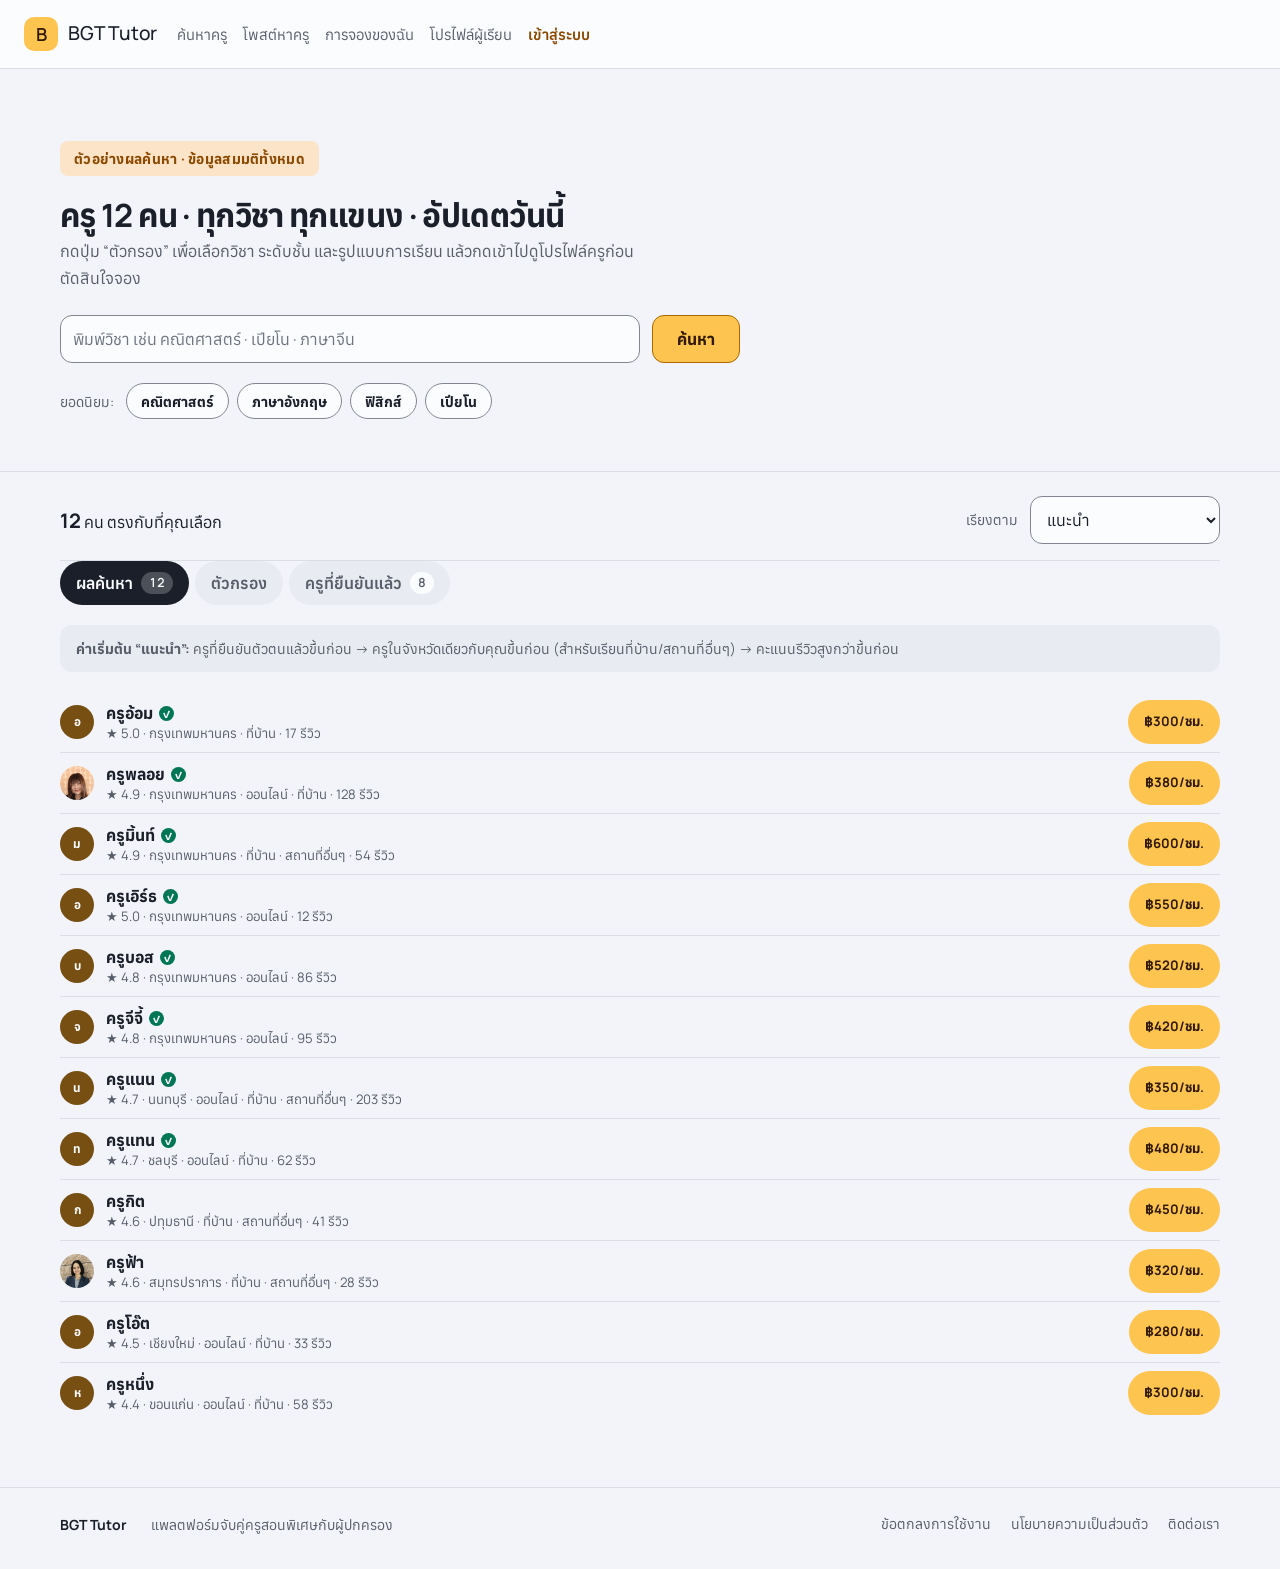
<file: student/teacher-search.html>
<!DOCTYPE html>
<!--
  PROTOTYPE (ทาง A) — ยังไม่มี backend จริง · ครู 12 คนในหน้านี้เป็น "ข้อมูลสมมติ" ทั้งหมด
  ตัวกรอง / การเรียงลำดับ / การนับผลลัพธ์ = ทำงานจริงด้วย JS ในหน้า (กดเล่นได้) แต่ไม่ได้ต่อฐานข้อมูล
  กฎที่หน้านี้ต้องไม่ละเมิด (HANDOFF ขั้น 4 + SCOPE ข้อ B):
    ต้องมี  — ค้นด้วย Tag (วิชา × ระดับชั้น × ออนไลน์/onsite) · onsite เรียงจังหวัดเดียวกันก่อนเป็นค่าเริ่มต้น
             · กรอง "เฉพาะครูที่ยืนยันตัวตนแล้ว" · ครูมีตราขึ้นก่อนในผลค้นหา
             · การ์ดแสดง รูป ชื่อเล่น วิชา ราคา ดาว ตรายืนยัน จังหวัด
    ห้ามแสดง — เบอร์โทร · ID LINE · ที่อยู่ · ชื่อ-นามสกุลจริง
    ห้ามมี   — ตัวกรองเพศ (Owner ตัดถาวร 2026-08-11) · ตัวเลือก "บ้านครู"
  ราคา: ตัวเลขเดียว = ราคาที่ผู้ปกครองจ่ายจริง ห้ามแสดงเรทดิบของครูคู่กัน
-->
<html lang="th">
<head>
<meta charset="UTF-8">
  <!-- 🔴 กัน URL (ที่อาจมีเงื่อนไขของผู้เรียน) หลุดไปกับ Referer ตอนโหลดฟอนต์/ลิงก์ออกนอกเว็บ · ผลตรวจ security 2026-08-20 -->
  <meta name="referrer" content="same-origin">
<meta name="viewport" content="width=device-width, initial-scale=1">
<title>ค้นหาครู — BGT Tutor</title>
<link rel="preconnect" href="https://fonts.googleapis.com">
<link rel="preconnect" href="https://fonts.gstatic.com" crossorigin>
<link href="https://fonts.googleapis.com/css2?family=Anuphan:wght@400;500;600;700&family=Manrope:wght@400;500;600;700&display=swap" rel="stylesheet">
<link rel="stylesheet" href="../shared/tokens.css">
<link rel="stylesheet" href="../shared/logo.css">
<!-- 🎨 หน้าตาแบบ index-v3 (Owner สั่ง LOG 191) · ลบบรรทัดนี้ = กลับไปแบบเดิมทันที -->
<link rel="stylesheet" href="../shared/theme-v3.css">
<link rel="stylesheet" href="../shared/v4-rows.css">
<style>
/* Hallmark · pre-emit critique: P5 H5 E5 S5 R5 V4
 * genre: modern-minimal · macrostructure: Catalogue · design-system: design.md · designed-as-app
 * nav: N3 side-rail · footer: Ft2 inline · enrichment: none (typography only)
 * theme: custom (ระบบเดียวกับทั้งเว็บ — tokens.css) · diversification: inverted (design.md-managed project)
 *
 * ทำไมหน้านี้ต่างจากหน้าโปรไฟล์/หน้าสมัคร ทั้งที่ใช้ token ชุดเดียวกัน:
 *   - หน้าสมัคร   = Narrative Workflow (ขั้นมีเลข เล่าเป็นลำดับเวลา)
 *   - หน้าโปรไฟล์ = Split Studio (ข้อมูลซ้าย ↔ หลักฐานขวา)
 *   - หน้านี้     = Catalogue (ตารางการ์ดขนาดเท่ากัน = สารบัญของ inventory)
 *       -> หัวหน้าเป็น "ป้ายบอกจำนวน" ไม่ใช่ display ตัวใหญ่ · ไม่มี CTA รวมของหน้า
 *          ปุ่มบนการ์ดพาไปหน้ารายละเอียด ไม่ใช่ปุ่มจองในหน้านี้
 *
 * เปลือกที่เหมือนกันทุกหน้าตาม design.md ข้อ 9: โลโก้ · sidebar/mobile header · ปุ่ม · footer 1 บรรทัด · การใช้ accent
 * สิ่งที่ต่างได้ตามข้อ 10: เนื้อใน sidebar — หน้านี้ sidebar = แผงตัวกรอง (ไม่ใช่สารบัญหัวข้อ)
 *
 * ที่มาของโครงตัวกรอง (research 2026-08-12 · ไม่ได้ออกแบบจากหัว):
 *   - Baymard: desktop = ตัวกรองในแถบข้างซ้าย · มือถือ = ต้องเป็น "ชั้นของตัวเอง" (เต็มจอ/bottom sheet)
 *     ห้ามยัด sidebar ลงจอเล็ก · ต้องมีแถบ "ตัวกรองที่เลือกอยู่" แยกจากตัวแผง + ปุ่ม × รายตัว + ล้างทั้งหมด
 *     · ต้องเลือกได้หลายข้อในกลุ่มเดียว · ต้องมีตัวเลือกเรียง ราคา/ดาว/นิยม/ใหม่ ครบ 4 แบบ
 *   - Preply: ตัวกรองแกนหลักคือ วิชา × ราคา × เวลาที่ว่าง (โครงเดียวกับ SCOPE ข้อ B ของเรา)
 */
*{box-sizing:border-box;margin:0;padding:0}
/* [hidden] ของเบราว์เซอร์อยู่ชั้น UA -> คลาสที่เขียน display:flex ทับมันได้เสมอ
   ประกาศทับที่ชั้นของเราเอง ไม่งั้นการ์ดที่ซ่อนไว้จะยังกินพื้นที่ (บทเรียนจาก signup-parent/student) */
[hidden]{display:none !important}
html{overflow-x:clip;scroll-behavior:smooth}
@media (prefers-reduced-motion:reduce){html{scroll-behavior:auto}}
body{
  font-family:var(--font-sans);
  color:var(--color-ink);
  line-height:1.65;
  font-size:16px;
  overflow-x:clip;
  background:var(--color-paper);
}
h1,h2,h3,.logo,.btn,.chip,.price-amt,.stat-num,.eyebrow{font-family:var(--font-display)}
h1,h2,h3{font-style:normal;font-weight:700;color:var(--color-ink);letter-spacing:-0.015em;overflow-wrap:anywhere;min-width:0}
a{color:inherit}
img{max-width:100%;display:block}
.wrap{max-width:1200px;margin:0 auto;padding:0 var(--space-5)}
/* .wrap ที่เป็นลูกตรงของ .content-col (flex column) + margin:0 auto = auto margin ทับ stretch
   -> กล่องจะหดตามเนื้อหา ไม่ยืดเต็มคอลัมน์ (กับดักที่เจอตอนทำ teacher-profile.html) */
.content-col > .wrap{width:100%}

/* ---- layout shell (เหมือนหน้าสมัคร/หน้าโปรไฟล์ทุกประการ) ---- */
.page-shell{display:flex;flex-direction:column;min-height:100vh}
.content-col{flex:1;min-width:0;display:flex;flex-direction:column}
/* 🔴 เลิกเรียงแนวนอน 2026-09-06: ไม่มีคอลัมน์ซ้ายแล้ว
   ถ้าปล่อยไว้ แถบบนจะกลายเป็นคอลัมน์ซ้ายแทน — บั๊กเดียวกับที่แก้ไปรอบ 7 */

.back-link{
  min-height:44px;box-sizing:border-box;
  font-size:var(--text-sm);font-weight:600;line-height:1;color:var(--color-ink-2);text-decoration:none;
  display:inline-flex;align-items:center;
  padding:0 var(--space-3);border-radius:var(--radius-sm);
}
.back-link:hover{background:var(--color-paper-2);color:var(--color-ink)}
.back-link:focus-visible,.logo:focus-visible{outline:2px solid var(--color-focus);outline-offset:2px;border-radius:var(--radius-sm)}

/* ---- sidebar = แผงตัวกรอง ----
   จอเล็ก: แผงเดียวกันนี้กลายเป็น "ชั้นเต็มจอ" (Baymard: ห้ามยัด sidebar ลงมือถือ)
   ใช้ DOM ก้อนเดียวสองหน้าที่ -> ไม่มี id ซ้ำ ไม่มีสถานะสองชุดให้หลุดกัน */
.filter-panel{
  position:fixed;inset:0;z-index:var(--z-modal);
  background:var(--color-paper);
  display:none;flex-direction:column;
  overflow-y:auto;overscroll-behavior:contain;
}
/* เปิด/ปิดด้วย display ตรง ๆ ไม่ใส่ transition:
   ถ้าเบราว์เซอร์หยุดวาดเฟรม (throttle/แท็บพื้นหลัง) แอนิเมชันจะค้างที่เฟรมแรก = แผงไม่โผล่เลย
   -> ตัดลูกเล่นทิ้งตาม design.md ข้อ 7 ("ตัดก่อนเพิ่มเสมอ") แล้วได้ความแน่นอนกลับมา */
.filter-panel.is-open{display:flex}
@media (min-width:900px){
  /* แถบบนโชว์ทุกความกว้างแล้ว (เดิมซ่อนตอนจอกว้างเพราะโลโก้อยู่ในแถบข้าง) */
  .filter-panel{
    /* 🔴 ล้างค่าโหมดมือถือให้หมดก่อน (fixed/inset/z-index) แล้วค่อยตั้งค่าของแผงพับ
       ลำดับสำคัญ — บทเรียนเดิม 2026-08-12: เขียน inset:auto ไว้ท้าย top จะล้าง top ทิ้ง */
    position:static;inset:auto;z-index:auto;
    display:none;height:auto;overflow:visible;
    background:var(--color-surface);
    border:1px solid var(--color-rule);border-radius:var(--radius-lg);
    padding:var(--space-6);margin-bottom:var(--space-5);
  }
  .filter-panel.is-open{display:block}
  /* กลุ่มตัวกรองไหลเป็นคอลัมน์ ไม่ให้แผงยาวเป็นหางว่าวจนดันผลค้นหาตกจอ
     break-inside:avoid = ห้ามหั่นกลุ่มเดียวกันคนละคอลัมน์ (อ่านแล้วงง) */
  .filter-panel .filters{padding:0;columns:3;column-gap:var(--space-8)}
  .filter-panel .f-group,.filter-panel .f-verified{break-inside:avoid;margin-bottom:var(--space-6)}
  .sheet-only{display:none !important}
}

/* หัวและท้ายของชั้นเต็มจอ (มีเฉพาะจอเล็ก) */
.sheet-bar{
  position:sticky;top:0;z-index:var(--z-raised);
  background:var(--color-paper);border-bottom:1px solid var(--color-rule);
  padding:var(--space-3) var(--space-5);
  display:flex;align-items:center;justify-content:space-between;gap:var(--space-4);
}
.sheet-bar h2{font-size:var(--text-lg)}
.icon-btn{
  width:44px;height:44px;flex:0 0 auto;border:none;background:none;cursor:pointer;
  border-radius:var(--radius-sm);color:var(--color-ink);
  font-size:var(--text-lg);line-height:1;
  display:inline-flex;align-items:center;justify-content:center;
}
.icon-btn:hover{background:var(--color-paper-2)}
.icon-btn:focus-visible{outline:2px solid var(--color-focus);outline-offset:2px}
.sheet-foot{
  position:sticky;bottom:0;margin-top:auto;
  background:var(--color-paper);border-top:1px solid var(--color-rule);
  padding:var(--space-4) var(--space-5) calc(var(--space-4) + env(safe-area-inset-bottom));
}
.sheet-foot .btn{width:100%}

/* ---- แผงตัวกรอง ---- */
.filters{padding:var(--space-6) var(--space-5) var(--space-8)}
@media (min-width:900px){.filters{padding:var(--space-10) 0 var(--space-6)}}
.f-group{border:none;padding:0;margin:0 0 var(--space-6)}
.f-group + .f-group{border-top:1px solid var(--color-rule);padding-top:var(--space-5)}
.f-legend{
  display:block;width:100%;
  font-family:var(--font-display);font-size:var(--text-sm);font-weight:700;
  color:var(--color-ink-2);margin-bottom:var(--space-2);
}
.f-opt{
  display:flex;align-items:center;gap:10px;
  min-height:44px;padding:0 8px;border-radius:var(--radius-sm);
  font-size:var(--text-sm);line-height:1.4;cursor:pointer;
  transition:background-color var(--dur-short) var(--ease-out);
}
@media (hover:hover){.f-opt:hover{background:var(--color-paper-2)}}
.f-opt input{
  width:18px;height:18px;flex:0 0 auto;margin:0;cursor:pointer;
  accent-color:var(--color-accent);
}
.f-opt input:focus-visible{outline:2px solid var(--color-focus);outline-offset:2px}
.f-opt span{min-width:0;flex:1 1 auto;overflow-wrap:anywhere}
.f-count{flex:0 0 auto;font-size:var(--text-xs);color:var(--color-ink-2);font-variant-numeric:tabular-nums}
.f-sub{
  display:block;font-size:var(--text-xs);font-weight:600;color:var(--color-ink-2);
  padding:var(--space-3) 8px 2px;letter-spacing:.02em;
}
.f-sub:first-of-type{padding-top:0}
.f-note{display:block;font-size:var(--text-xs);color:var(--color-ink-2);padding:var(--space-3) 8px 0;line-height:1.5}
.f-opt input:disabled + span,.f-opt input:disabled ~ .f-count{opacity:.45}
.f-opt:has(input:disabled){cursor:not-allowed}

/* ตัวกรอง "เฉพาะครูที่ยืนยันตัวตนแล้ว" — เน้นไว้บนสุด เพราะเป็นตัวกรองที่แพลตฟอร์มเราตั้งใจขาย */
.f-verified{
  background:var(--color-ok-soft);border:1px solid var(--color-ok);
  border-radius:var(--radius-md);padding:var(--space-2) var(--space-3);
  margin-bottom:var(--space-5);
}
.f-verified .f-opt{min-height:44px}
.f-verified .f-opt:hover{background:transparent}
.f-verified b{font-weight:600;color:var(--color-ok)}
.f-verified .f-why{display:block;font-size:var(--text-xs);color:var(--color-ink-2);padding:0 8px var(--space-2);line-height:1.5}

select,.txt{
  width:100%;height:var(--control-h);
  border:1px solid var(--color-rule-2);border-radius:var(--radius-md);
  background:var(--color-surface);color:var(--color-ink);
  font-family:var(--font-sans);font-size:var(--text-base);
  padding:0 var(--space-3);
}
select{cursor:pointer}
select:focus-visible,.txt:focus-visible{outline:2px solid var(--color-focus);outline-offset:1px;border-color:var(--color-accent-deep)}
.txt::placeholder{color:var(--color-muted)}

/* ---- แถบค้นหาหัวหน้า ---- */
.search-band{background:var(--color-paper);border-bottom:1px solid var(--color-rule)}
.search-inner{padding:var(--space-10) 0 var(--space-8)}
.eyebrow{
  display:inline-flex;align-items:center;gap:8px;
  font-size:var(--text-sm);font-weight:700;letter-spacing:.02em;
  color:var(--color-accent-deep);background:var(--color-accent-soft);
  padding:6px 14px;border-radius:var(--radius-sm);
  margin-bottom:var(--space-5);
}
/* Catalogue: หัวหน้าเป็นป้ายบอกของในคลัง ไม่ใช่ display ตัวใหญ่ */
.cat-head{font-size:var(--text-2xl);line-height:1.2}
.lede{margin-top:var(--space-3);color:var(--color-ink-2);max-width:60ch}
.searchbar{display:flex;flex-wrap:wrap;gap:var(--space-3);margin-top:var(--space-6);max-width:680px}
.searchbar .txt{flex:1 1 240px;width:auto}
.searchbar .btn{flex:0 0 auto}
.quick{display:flex;flex-wrap:wrap;align-items:center;gap:8px;margin-top:var(--space-5)}
.quick-label{font-size:var(--text-sm);color:var(--color-ink-2);margin-inline-end:4px}
.chip{
  position:relative;
  min-height:36px;display:inline-flex;align-items:center;
  padding:0 14px;border-radius:var(--radius-pill);cursor:pointer;
  border:1px solid var(--color-rule-2);background:var(--color-surface);
  color:var(--color-ink);font-size:var(--text-sm);font-weight:700;
  transition:background-color var(--dur-short) var(--ease-out);
}
@media (hover:hover){.chip:hover{background:var(--color-paper-2)}}
.chip:focus-visible{outline:2px solid var(--color-focus);outline-offset:2px}
/* ชิปสูง 36px แต่ design.md ข้อ 8 บังคับพื้นที่แตะจริง ≥44px
   -> ขยายเฉพาะ "พื้นที่กด" ด้วย ::after ไม่ต้องทำให้ชิปอ้วนขึ้น (ขยายแนวตั้งอย่างเดียว ไม่ทับชิปข้างๆ) */
.chip::after{content:"";position:absolute;left:0;right:0;top:50%;transform:translateY(-50%);height:44px}
.chip[aria-pressed=true]{background:var(--color-accent-soft);border-color:var(--color-accent-deep)}

/* ---- แถบเครื่องมือ + ตัวกรองที่เลือกอยู่ ---- */
.results-wrap{container-type:inline-size;padding:var(--space-6) var(--space-5) var(--space-16)}
.toolbar{
  display:flex;flex-wrap:wrap;align-items:center;gap:var(--space-3) var(--space-5);
  padding-bottom:var(--space-4);border-bottom:1px solid var(--color-rule);
}
.count-line{font-size:var(--text-base);min-width:0}
.count-line b{font-family:var(--font-display);font-size:var(--text-lg)}
.sort-wrap{display:flex;align-items:center;gap:var(--space-3);margin-left:auto}
.sort-wrap label{font-size:var(--text-sm);color:var(--color-ink-2);white-space:nowrap}
.sort-wrap select{width:auto;min-width:190px}
@media (max-width:560px){
  .sort-wrap{margin-left:0;width:100%}
  .sort-wrap select{flex:1 1 auto;min-width:0}
}
.filter-open{position:relative}
/* [hidden] ต้องชนะ display:inline-flex ไม่งั้นตอนไม่มีตัวกรอง ปุ่มจะขึ้นเลข "0" ค้างไว้ */
.filter-open .fcount[hidden]{display:none}
.filter-open .fcount{
  display:inline-flex;align-items:center;justify-content:center;
  min-width:22px;height:22px;padding:0 6px;border-radius:var(--radius-pill);
  background:var(--color-accent);color:var(--color-accent-ink);font-size:var(--text-xs);
}
/* แถบ "ตัวกรองที่เลือกอยู่" — แยกจากตัวแผงตามที่ Baymard กำหนด */
.applied{display:flex;flex-wrap:wrap;align-items:center;gap:8px;padding-top:var(--space-4)}
.applied:empty{display:none}
.a-chip{
  display:inline-flex;align-items:center;gap:6px;
  background:var(--color-accent-soft);color:var(--color-ink);
  font-size:var(--text-sm);font-weight:600;
  padding:6px 6px 6px 12px;border-radius:var(--radius-pill);
}
.a-chip button{
  position:relative;
  width:26px;height:26px;flex:0 0 auto;border:none;cursor:pointer;border-radius:50%;
  background:transparent;color:var(--color-ink);font-size:14px;line-height:1;
  display:inline-flex;align-items:center;justify-content:center;
}
.a-chip button:hover{background:var(--color-surface)}
.a-chip button:focus-visible{outline:2px solid var(--color-focus);outline-offset:1px}
/* ปุ่ม × เห็นเป็นวงกลม 26px แต่พื้นที่กดจริง 36×44 (ไม่ขยายจนไปทับชิปใบข้างๆ ที่ห่างกัน 8px) */
.a-chip button::after{content:"";position:absolute;left:50%;top:50%;transform:translate(-50%,-50%);width:36px;height:44px}
.clear-all{
  min-height:44px;display:inline-flex;align-items:center;padding:0 10px;
  border:none;background:none;cursor:pointer;border-radius:var(--radius-sm);
  font-family:var(--font-sans);font-size:var(--text-sm);font-weight:600;color:var(--color-accent-deep);
  text-decoration:underline;text-underline-offset:3px;
}
.clear-all:hover{background:var(--color-paper-2)}
.clear-all:focus-visible{outline:2px solid var(--color-focus);outline-offset:2px}
.prefill{
  display:flex;gap:var(--space-3);align-items:flex-start;
  margin-top:var(--space-4);padding:var(--space-3) var(--space-4);
  background:var(--color-ok-soft);border:1px solid var(--color-ok);border-radius:var(--radius-md);
  font-size:var(--text-sm);line-height:1.55;
}
.prefill-ic{
  width:22px;height:22px;flex:0 0 auto;border-radius:50%;
  background:var(--color-ok);color:var(--color-surface);
  display:flex;align-items:center;justify-content:center;font-size:12px;margin-top:1px;
}
.prefill b{color:var(--color-ok)}
.prefill span#prefillWhat{color:var(--color-ink-2)}
/* ---- แถบเลือกผู้เรียน (ก้อน C1ข) — โผล่เฉพาะบัญชีที่มีผู้เรียน ≥2 คน ---- */
.learner-bar{display:flex;flex-wrap:wrap;align-items:center;gap:8px;margin-top:var(--space-4)}
.learner-bar .lb-label{font-size:var(--text-sm);color:var(--color-ink-2);margin-inline-end:4px}
.learner-bar .lb-chips{display:flex;flex-wrap:wrap;gap:8px}
.learner-bar .chip small{font-weight:400;color:var(--color-ink-2);margin-inline-start:6px}
.sort-note{
  margin-top:var(--space-4);font-size:var(--text-sm);color:var(--color-ink-2);
  background:var(--color-paper-2);border-radius:var(--radius-md);padding:var(--space-3) var(--space-4);
}

/* ---- รายชื่อครู: 1 คน = 1 แถว (ตามจอ ⑥ `#s2` ในหน้า landing · 2026-09-06) ----
   ของเดิมเป็นการ์ดกริด 3 คอลัมน์ (รูป 104px + ตรายืนยัน + ดาว + แท็กวิชา/ระดับชั้น + แถวราคา)
   ในจอจำลองเป็น **แถวเดียว**: วงกลมรูป + ชื่อ + บรรทัดเล็ก "★ ดาว · จังหวัด · รูปแบบ" + ป้ายราคาชิดขวา
   -> ยกท่า .jrow จากชุดกลาง shared/v4-rows.css (ชุดเดียวกับกระดานงานฝั่งครู)
      กติกาโปรเจกต์: 2 หน้าห้ามหน้าตาคนละแบบ · แก้ที่ชุดกลางที่เดียว ห้ามก๊อปมาวางที่นี่

   ⚠️ จงใจต่างจากจอ 1 จุด: จอจำลองใช้ "วงกลมตัวอักษร" (`พ`) เพราะจอนั้นวาดด้วย CSS ล้วน ไม่มีไฟล์รูป
      หน้าจริงมีรูปครูจริงที่ Owner อนุญาตให้ใช้แล้ว -> ใส่รูปในวงกลมขนาดเดียวกัน
      (ขนาด/ตำแหน่ง/ทรงเหมือนจอเป๊ะ เปลี่ยนแค่ "ข้างในวงกลมเป็นรูปแทนตัวอักษร") */
.card-grid{display:block;margin-top:var(--space-5)}
.t-card{position:relative}
.jav img{width:100%;height:100%;object-fit:cover}
/* ทั้งแถวเป็นลิงก์เข้าโปรไฟล์ — .jrow-main ในชุดกลางเป็นทรงปุ่ม ที่นี่ใช้เป็น <a> */
.t-card .jrow-main{text-decoration:none}
/* ป้ายราคาเป็น "ข้อมูล" ไม่ใช่ปุ่ม -> ห้ามเป็นมือชี้ */
.t-card .jbadge{cursor:default}
/* ตรายืนยันตัวตน: ในจอไม่มี (จอมีแท็บ "ครูที่ยืนยันแล้ว" แทน) แต่หน้าจริงมีตัวกรองนี้อยู่
   -> ย่อเหลือเครื่องหมายถูกเล็ก ๆ ท้ายชื่อ ไม่กินที่ทั้งแถว */
.t-tick{
  display:inline-flex;align-items:center;justify-content:center;
  width:15px;height:15px;margin-inline-start:6px;border-radius:50%;vertical-align:1px;
  background:var(--color-ok);color:var(--color-surface);font-size:10px;font-weight:700;
}

/* ---- ไม่พบผลลัพธ์ ---- */
.empty{
  margin-top:var(--space-8);text-align:center;
  background:var(--color-surface);border:1px solid var(--color-rule);border-radius:var(--radius-lg);
  padding:var(--space-12) var(--space-6);
}
.empty h2{font-size:var(--text-xl)}
.empty p{color:var(--color-ink-2);margin:var(--space-3) auto var(--space-6);max-width:44ch}
.empty[hidden]{display:none}

/* ---- ปุ่ม (เหมือนทุกหน้า · 8 สถานะ) ---- */
.btn{
  height:var(--control-h);padding:0 24px;border-radius:var(--radius-md);border:1px solid transparent;
  font-family:var(--font-display);font-weight:700;font-size:var(--text-base);cursor:pointer;text-decoration:none;
  display:inline-flex;align-items:center;justify-content:center;gap:8px;white-space:nowrap;
  transition:transform var(--dur-short) var(--ease-out),background-color var(--dur-short) var(--ease-out);
}
.btn:active,.btn.is-active{transform:translateY(1px)}
.btn:focus-visible,.btn.is-focus{outline:2px solid var(--color-focus);outline-offset:2px}
.btn-primary{background:var(--color-accent);color:var(--color-accent-ink)}
.btn-primary:hover,.btn-primary.is-hover{background:oklch(48% 0.155 44)}
.btn-secondary{background:var(--color-surface);color:var(--color-ink);border-color:var(--color-rule-2)}
.btn-secondary:hover,.btn-secondary.is-hover{background:var(--color-paper-2)}
.btn[disabled],.btn.is-disabled{opacity:.55;cursor:not-allowed;transform:none}
.btn[data-state=loading]{opacity:.75;cursor:progress}
.btn[data-state=error]{background:var(--color-error);color:var(--color-accent-ink)}
.btn[data-state=success]{background:var(--color-ok);color:var(--color-accent-ink)}

/* ---- footer Ft2 ---- */
.site-footer{
  margin-top:auto;border-top:1px solid var(--color-rule);
  padding:var(--space-6) 0 var(--space-8);
  font-size:var(--text-sm);color:var(--color-ink-2);
}
.site-footer .wrap{display:flex;flex-wrap:wrap;align-items:center;gap:var(--space-3) var(--space-6)}
.site-footer .foot-brand{font-family:var(--font-display);font-weight:700;color:var(--color-ink)}
.site-footer nav{display:flex;flex-wrap:wrap;gap:var(--space-5);margin-left:auto}
.site-footer a{text-decoration:none;border-bottom:1px solid transparent;padding-bottom:1px}
.site-footer a:hover{color:var(--color-ink);border-bottom-color:var(--color-accent)}
.site-footer a:focus-visible{outline:2px solid var(--color-focus);outline-offset:3px;border-radius:2px}
@media (max-width:560px){.site-footer nav{margin-left:0;width:100%}}

.sr-only{position:absolute;width:1px;height:1px;overflow:hidden;clip:rect(0,0,0,0);white-space:nowrap}
body.sheet-open{overflow:hidden}
@media (prefers-reduced-motion:reduce){*{transition-duration:1ms !important;animation-duration:1ms !important}}
</style>
</head>
<body>

<div class="page-shell">


  <header class="topbar">
    <a class="logo" href="../index.html"><span class="logo-mark" aria-hidden="true">B</span><span class="logo-text">BGT Tutor</span></a>
    <!-- 🔴 เมนูบนฝั่งผู้เรียน — ต้องเหมือนกันทั้ง 5 หน้า (เทียบเท่า .topnav ของฝั่งครู)
         เพิ่ม/ลบเมนู = แก้ให้ครบทุกหน้า · หน้าที่เปิดอยู่ต้องมี aria-current="page" -->
    <nav class="topnav" aria-label="เมนูผู้เรียน">
      <a href="teacher-search.html" aria-current="page" class="is-here">ค้นหาครู</a>
      <a href="post-job.html">โพสต์หาครู</a>
      <a href="my-jobs.html">การจองของฉัน</a>
      <a href="signup-parent.html">โปรไฟล์ผู้เรียน</a>
    </nav>
    <button class="btn btn-secondary filter-open sheet-only" type="button" id="sheetOpenTop" aria-expanded="false" aria-controls="filterPanel">
      ตัวกรอง <span class="fcount" id="fcountTop" hidden>0</span>
    </button>
  </header>

  <main class="content-col">

    <div class="search-band page-head">
      <div class="wrap">
        <div class="search-inner">
          <span class="eyebrow">ตัวอย่างผลค้นหา · ข้อมูลสมมติทั้งหมด</span>
          <h1 class="cat-head">ครู 12 คน · ทุกวิชา ทุกแขนง · อัปเดตวันนี้</h1>
          <p class="lede">กดปุ่ม “ตัวกรอง” เพื่อเลือกวิชา ระดับชั้น และรูปแบบการเรียน แล้วกดเข้าไปดูโปรไฟล์ครูก่อนตัดสินใจจอง</p>

          <form class="searchbar" role="search" id="searchForm">
            <label class="sr-only" for="q">ค้นหาชื่อครูหรือวิชา</label>
            <input class="txt" id="q" type="search" placeholder="พิมพ์วิชา เช่น คณิตศาสตร์ · เปียโน · ภาษาจีน" autocomplete="off">
            <button class="btn btn-primary" type="submit">ค้นหา</button>
          </form>

          <div class="quick">
            <span class="quick-label">ยอดนิยม:</span>
            <button class="chip" type="button" data-quick="คณิตศาสตร์" aria-pressed="false">คณิตศาสตร์</button>
            <button class="chip" type="button" data-quick="ภาษาอังกฤษ" aria-pressed="false">ภาษาอังกฤษ</button>
            <button class="chip" type="button" data-quick="ฟิสิกส์" aria-pressed="false">ฟิสิกส์</button>
            <button class="chip" type="button" data-quick="เปียโน" aria-pressed="false">เปียโน</button>
          </div>
        </div>
      </div>
    </div>

    <div class="wrap results-wrap">

      <div class="toolbar">
        <button class="btn btn-secondary filter-open sheet-only" type="button" id="sheetOpen" aria-expanded="false" aria-controls="filterPanel">
          ตัวกรอง <span class="fcount" id="fcountBar" hidden>0</span>
        </button>
        <p class="count-line" aria-live="polite"><b id="countNum">12</b> คน ตรงกับที่คุณเลือก</p>
        <div class="sort-wrap">
          <label for="sort">เรียงตาม</label>
          <select id="sort">
            <option value="rec" selected>แนะนำ</option>
            <option value="price-asc">ราคาต่ำ → สูง</option>
            <option value="price-desc">ราคาสูง → ต่ำ</option>
            <option value="rating">ดาวสูงสุด</option>
            <option value="reviews">รีวิวมากสุด</option>
            <option value="new">ครูใหม่ล่าสุด</option>
          </select>
        </div>
      </div>

      <!-- แถบเลือกผู้เรียน (ก้อน C1ข 2026-08-20): ผู้ปกครองที่มีลูกหลายคน สลับได้ตลอด
           ไม่ทำเป็นหน้าคั่นบังคับ (Owner เคาะ · LOG_คำสั่งแก้_Owner.md รายการ 122)
           ข้อมูลมาจาก sessionStorage['bgt_learners'] ที่ signup-parent.html เขียนตอนส่งใบสมัคร -->
      <div class="learner-bar" id="learnerBar" hidden>
        <span class="lb-label">หาครูให้:</span>
        <div class="lb-chips" id="learnerChips" role="group" aria-label="เลือกผู้เรียนที่จะหาครูให้"></div>
      </div>

      <!-- แถบนี้โผล่เมื่อเข้ามาหน้านี้พร้อมเงื่อนไข (จากหน้าแรก หรือจากโปรไฟล์ที่กรอกไว้ตอนสมัคร) -->
      <div class="prefill" id="prefill" hidden>
        <span class="prefill-ic" aria-hidden="true">✓</span>
        <p><b>กรองให้แล้วจากข้อมูลที่คุณกรอกไว้</b> <span id="prefillWhat"></span> — ปรับตัวกรองทางซ้ายได้ตลอด</p>
      </div>

      <!-- 🔴 แท็บ 3 อันตามจอ ⑥: ผลค้นหา · ตัวกรอง · ครูที่ยืนยันแล้ว
           "ตัวกรอง" = ปุ่มเปิดแผงตัวกรอง (ไม่ใช่มุมมอง) -> กดแล้วไฮไลต์กลับไปที่แท็บเดิม
           🔴 แถบกรองซ้ายยังอยู่เหมือนเดิม ห้ามถอด (SPEC: มันคือตัวกรอง ไม่ใช่สารบัญ) -->
      <div class="jb-tabs" id="resultTabs">
        <button class="jb-tab is-on" type="button" data-tab="all" aria-pressed="true">ผลค้นหา <span class="jb-n" id="tabAllN">12</span></button>
        <button class="jb-tab" type="button" data-tab="filters" aria-pressed="false" aria-controls="filterPanel">ตัวกรอง <span class="jb-n" id="tabFilterN" hidden>0</span></button>
        <button class="jb-tab" type="button" data-tab="verified" aria-pressed="false">ครูที่ยืนยันแล้ว <span class="jb-n" id="tabVerifiedN">8</span></button>
      </div>

          <!-- 🔴 2026-09-06 · Owner สั่ง: "side bar ไม่ควรมีแล้ว หากอิงจากฝั่ง teacher จริง ๆ"
               -> เอาคอลัมน์ซ้ายออก แล้วทำเป็น **แผงพับได้ใต้แท็บ** ท่าเดียวกับกระดานงานฝั่งครู
                  (job-board.html ค้น .filter-bar / .filters — ปุ่ม "ตัวกรอง" กางแผงลงมา)
               จอเล็ก: ยังเป็นชั้นเต็มจอเหมือนเดิม (Baymard: ห้ามยัดแผงตัวกรองยาว ๆ ลงมือถือ)
               DOM ก้อนเดียวทำสองหน้าที่เหมือนเดิม -> ไม่มี id ซ้ำ ไม่มีสถานะสองชุดให้หลุดกัน -->
      <aside class="filter-panel" id="filterPanel" aria-label="ตัวกรองผลค้นหา">

        <div class="sheet-bar sheet-only">
          <h2>ตัวกรอง</h2>
          <button class="icon-btn" type="button" id="sheetClose" aria-label="ปิดตัวกรอง">✕</button>
        </div>

        <div class="filters">

          <div class="f-verified">
            <label class="f-opt">
              <input type="checkbox" id="fVerified">
              <span><b>เฉพาะครูที่ยืนยันตัวตนแล้ว</b></span>
              <span class="f-count" data-count-for="verified"></span>
            </label>
            <span class="f-why">ครูที่ส่งเอกสารยืนยันตัวตนกับผู้ให้บริการภายนอกแล้ว · BGT ไม่เก็บไฟล์บัตรไว้เอง</span>
          </div>

          <!-- 🔴 ชื่อวิชา = สตริงชุดเดียวกับ SUBJECT_GROUPS ใน signup-teacher/parent/student (ห้ามตั้งชื่อเองใหม่)
               หัวข้อกลุ่ม 6 กลุ่มก็มาจากลิสต์เดียวกัน — ตัวอย่างนี้แสดงเฉพาะวิชาที่ครู 12 คนนี้สอนจริง -->
          <fieldset class="f-group" data-group="subj">
            <legend class="f-legend">วิชา</legend>
            <span class="f-sub">วิชาการ (ประถม-มัธยม)</span>
            <label class="f-opt"><input type="checkbox" value="คณิตศาสตร์"><span>คณิตศาสตร์</span><span class="f-count"></span></label>
            <label class="f-opt"><input type="checkbox" value="ฟิสิกส์"><span>ฟิสิกส์</span><span class="f-count"></span></label>
            <label class="f-opt"><input type="checkbox" value="เคมี"><span>เคมี</span><span class="f-count"></span></label>
            <label class="f-opt"><input type="checkbox" value="ชีววิทยา"><span>ชีววิทยา</span><span class="f-count"></span></label>
            <label class="f-opt"><input type="checkbox" value="ภาษาไทย"><span>ภาษาไทย</span><span class="f-count"></span></label>
            <label class="f-opt"><input type="checkbox" value="ภาษาอังกฤษ"><span>ภาษาอังกฤษ</span><span class="f-count"></span></label>
            <!-- ⭐ 2026-08-21: ครูพลอยสอนวิทยาศาสตร์ด้วย · ชื่อตรงลิสต์กลาง ไม่มีวงเล็บระดับชั้นแล้ว (Owner เคาะ) -->
            <label class="f-opt"><input type="checkbox" value="วิทยาศาสตร์"><span>วิทยาศาสตร์</span><span class="f-count"></span></label>
            <label class="f-opt"><input type="checkbox" value="สังคมศึกษา"><span>สังคมศึกษา</span><span class="f-count"></span></label>
            <label class="f-opt"><input type="checkbox" value="คอมพิวเตอร์/เขียนโปรแกรม"><span>คอมพิวเตอร์ / เขียนโปรแกรม</span><span class="f-count"></span></label>
            <span class="f-sub">ติวสอบ / สอบเข้า</span>
            <label class="f-opt"><input type="checkbox" value="ติว TCAS/GAT/PAT"><span>ติว TCAS / GAT / PAT</span><span class="f-count"></span></label>
            <label class="f-opt"><input type="checkbox" value="ติวสอบเข้ามหาวิทยาลัย"><span>ติวสอบเข้ามหาวิทยาลัย</span><span class="f-count"></span></label>
            <span class="f-sub">ภาษาต่างประเทศ</span>
            <label class="f-opt"><input type="checkbox" value="ภาษาจีน"><span>ภาษาจีน</span><span class="f-count"></span></label>
            <span class="f-sub">ดนตรี</span>
            <label class="f-opt"><input type="checkbox" value="เปียโน"><span>เปียโน</span><span class="f-count"></span></label>
            <label class="f-opt"><input type="checkbox" value="ทฤษฎีดนตรี/แต่งเพลง"><span>ทฤษฎีดนตรี / แต่งเพลง</span><span class="f-count"></span></label>
            <span class="f-sub">ศิลปะและงานฝีมือ</span>
            <label class="f-opt"><input type="checkbox" value="วาดรูป/ระบายสี"><span>วาดรูป / ระบายสี</span><span class="f-count"></span></label>
            <label class="f-opt"><input type="checkbox" value="ศิลปะสำหรับเด็ก"><span>ศิลปะสำหรับเด็ก</span><span class="f-count"></span></label>
            <span class="f-note">ลิสต์จริงมี 6 หมวด (รวมกีฬา) ~70 วิชา — ตอนต่อฐานข้อมูลจะดึงมาจากลิสต์กลางชุดเดียวกับหน้าสมัคร</span>
          </fieldset>

          <!-- 🔴 ค่าของระดับชั้น = โค้ดชุดเดียวกับ name="grade_level" ใน signup-teacher.html:489-495
               (kindergarten / primary_low / primary_high / middle / high / university / adult)
               ผู้เรียนกรอกเป็น "รายชั้น" (ป.4 / ม.2) -> ต้องมีตารางแปลงเป็นช่วงชั้นก่อนยิงค้นหา ดู mapGrade() ท้ายไฟล์ -->
          <fieldset class="f-group" data-group="level">
            <legend class="f-legend">ระดับชั้นที่ครูรับสอน</legend>
            <label class="f-opt"><input type="checkbox" value="kindergarten"><span>อนุบาล</span><span class="f-count"></span></label>
            <label class="f-opt"><input type="checkbox" value="primary_low"><span>ประถมต้น</span><span class="f-count"></span></label>
            <label class="f-opt"><input type="checkbox" value="primary_high"><span>ประถมปลาย</span><span class="f-count"></span></label>
            <label class="f-opt"><input type="checkbox" value="middle"><span>มัธยมต้น</span><span class="f-count"></span></label>
            <label class="f-opt"><input type="checkbox" value="high"><span>มัธยมปลาย / ปวช.</span><span class="f-count"></span></label>
            <label class="f-opt"><input type="checkbox" value="university"><span>มหาวิทยาลัย</span><span class="f-count"></span></label>
            <label class="f-opt"><input type="checkbox" value="adult"><span>ผู้ใหญ่ทั่วไป</span><span class="f-count"></span></label>
          </fieldset>

          <fieldset class="f-group" data-group="mode">
            <legend class="f-legend">รูปแบบการเรียน</legend>
            <label class="f-opt"><input type="checkbox" value="online"><span>ออนไลน์</span><span class="f-count"></span></label>
            <label class="f-opt"><input type="checkbox" value="home"><span>ที่บ้าน</span><span class="f-count"></span></label>
            <label class="f-opt"><input type="checkbox" value="public"><span>สถานที่อื่นๆ</span><span class="f-count"></span></label>
          </fieldset>

          <fieldset class="f-group">
            <legend class="f-legend">จังหวัดของคุณ</legend>
            <!-- 🔴 ลิสต์จังหวัดต้องเป็นชุดเดียวกับหน้าสมัคร (ต้นฉบับ: signup-parent.html ค้น id="zone")
                 เดิมมีแค่ 7 จังหวัด → คนที่กรอก "ภูเก็ต" ไว้ตอนสมัคร ค่าหล่นเงียบ ช่องค้างที่กรุงเทพ (ผลตรวจ logic 2026-08-20 ข้อ 4) -->
            <select id="fProv" aria-label="จังหวัดของคุณ"><option value="กรุงเทพมหานคร" selected>กรุงเทพมหานคร</option><option value="กระบี่">กระบี่</option><option value="กาญจนบุรี">กาญจนบุรี</option><option value="กาฬสินธุ์">กาฬสินธุ์</option><option value="กำแพงเพชร">กำแพงเพชร</option><option value="ขอนแก่น">ขอนแก่น</option><option value="จันทบุรี">จันทบุรี</option><option value="ฉะเชิงเทรา">ฉะเชิงเทรา</option><option value="ชลบุรี">ชลบุรี</option><option value="ชัยนาท">ชัยนาท</option><option value="ชัยภูมิ">ชัยภูมิ</option><option value="ชุมพร">ชุมพร</option><option value="เชียงราย">เชียงราย</option><option value="เชียงใหม่">เชียงใหม่</option><option value="ตรัง">ตรัง</option><option value="ตราด">ตราด</option><option value="ตาก">ตาก</option><option value="นครนายก">นครนายก</option><option value="นครปฐม">นครปฐม</option><option value="นครพนม">นครพนม</option><option value="นครราชสีมา">นครราชสีมา</option><option value="นครศรีธรรมราช">นครศรีธรรมราช</option><option value="นครสวรรค์">นครสวรรค์</option><option value="นนทบุรี">นนทบุรี</option><option value="นราธิวาส">นราธิวาส</option><option value="น่าน">น่าน</option><option value="บึงกาฬ">บึงกาฬ</option><option value="บุรีรัมย์">บุรีรัมย์</option><option value="ปทุมธานี">ปทุมธานี</option><option value="ประจวบคีรีขันธ์">ประจวบคีรีขันธ์</option><option value="ปราจีนบุรี">ปราจีนบุรี</option><option value="ปัตตานี">ปัตตานี</option><option value="พระนครศรีอยุธยา">พระนครศรีอยุธยา</option><option value="พะเยา">พะเยา</option><option value="พังงา">พังงา</option><option value="พัทลุง">พัทลุง</option><option value="พิจิตร">พิจิตร</option><option value="พิษณุโลก">พิษณุโลก</option><option value="เพชรบุรี">เพชรบุรี</option><option value="เพชรบูรณ์">เพชรบูรณ์</option><option value="แพร่">แพร่</option><option value="ภูเก็ต">ภูเก็ต</option><option value="มหาสารคาม">มหาสารคาม</option><option value="มุกดาหาร">มุกดาหาร</option><option value="แม่ฮ่องสอน">แม่ฮ่องสอน</option><option value="ยโสธร">ยโสธร</option><option value="ยะลา">ยะลา</option><option value="ร้อยเอ็ด">ร้อยเอ็ด</option><option value="ระนอง">ระนอง</option><option value="ระยอง">ระยอง</option><option value="ราชบุรี">ราชบุรี</option><option value="ลพบุรี">ลพบุรี</option><option value="ลำปาง">ลำปาง</option><option value="ลำพูน">ลำพูน</option><option value="เลย">เลย</option><option value="ศรีสะเกษ">ศรีสะเกษ</option><option value="สกลนคร">สกลนคร</option><option value="สงขลา">สงขลา</option><option value="สตูล">สตูล</option><option value="สมุทรปราการ">สมุทรปราการ</option><option value="สมุทรสงคราม">สมุทรสงคราม</option><option value="สมุทรสาคร">สมุทรสาคร</option><option value="สระแก้ว">สระแก้ว</option><option value="สระบุรี">สระบุรี</option><option value="สิงห์บุรี">สิงห์บุรี</option><option value="สุโขทัย">สุโขทัย</option><option value="สุพรรณบุรี">สุพรรณบุรี</option><option value="สุราษฎร์ธานี">สุราษฎร์ธานี</option><option value="สุรินทร์">สุรินทร์</option><option value="หนองคาย">หนองคาย</option><option value="หนองบัวลำภู">หนองบัวลำภู</option><option value="อ่างทอง">อ่างทอง</option><option value="อำนาจเจริญ">อำนาจเจริญ</option><option value="อุดรธานี">อุดรธานี</option><option value="อุตรดิตถ์">อุตรดิตถ์</option><option value="อุทัยธานี">อุทัยธานี</option><option value="อุบลราชธานี">อุบลราชธานี</option></select>
            <label class="f-opt" style="margin-top:8px">
              <input type="checkbox" id="fProvOnly">
              <span>แสดงเฉพาะครูที่อยู่ในจังหวัดนี้</span>
              <span class="f-count" data-count-for="provOnly"></span>
            </label>
            <span class="f-why" style="display:block;font-size:var(--text-xs);color:var(--color-ink-2);padding:0 8px;line-height:1.5">
              ปกติเราไม่ตัดครูจังหวัดอื่นทิ้ง แค่เอาครูจังหวัดเดียวกับคุณขึ้นก่อน — เพราะครูออนไลน์สอนข้ามจังหวัดได้
            </span>
          </fieldset>

          <!-- 🔴 ค่าในช่องติ๊ก = รหัสอังกฤษ (morning/afternoon/evening/night) ชุดเดียวกับ data-time ของการ์ดครู
               ต้นฉบับลิสต์: signup-parent.html ค้น SLOT_CODES · ข้อความในวงเล็บเป็นป้ายให้คนอ่านเท่านั้น -->
          <fieldset class="f-group" data-group="time">
            <legend class="f-legend">ช่วงเวลาที่สะดวก</legend>
            <!-- 🔴 ชั่วโมงต้องตรงกับ BUCKETS ในโค้ด (signup-teacher.html) เป๊ะ — เดิมเขียน 08:00 แต่โค้ดจริงคือ 06:00 (แก้ 2026-08-15) -->
            <label class="f-opt"><input type="checkbox" value="morning"><span>เช้า (06:00–12:00)</span><span class="f-count"></span></label>
            <label class="f-opt"><input type="checkbox" value="afternoon"><span>บ่าย (12:00–16:00)</span><span class="f-count"></span></label>
            <label class="f-opt"><input type="checkbox" value="evening"><span>เย็น (16:00–19:00)</span><span class="f-count"></span></label>
            <label class="f-opt"><input type="checkbox" value="night"><span>ค่ำ (19:00–22:00)</span><span class="f-count"></span></label>
          </fieldset>

          <!-- 🔗 ช่องนี้คือปลายทางของ "งบต่อชั่วโมง" ที่ผู้ปกครอง/นักเรียนกรอกไว้ตอนสมัคร
               (signup-parent.html #budget · signup-student.html #budget — helper ในหน้านั้นเขียนไว้แล้วว่า "ใช้กรองครูที่อยู่ในงบ")
               เข้าหน้านี้ด้วย ?budget=400 -> ระบบติ๊กทุกช่วงราคาที่ไม่เกินงบให้เอง -->
          <fieldset class="f-group" data-group="price">
            <legend class="f-legend">ราคาต่อชั่วโมง</legend>
            <label class="f-opt"><input type="checkbox" value="0-300"><span>ไม่เกิน ฿300</span><span class="f-count"></span></label>
            <label class="f-opt"><input type="checkbox" value="301-400"><span>฿301–400</span><span class="f-count"></span></label>
            <label class="f-opt"><input type="checkbox" value="401-500"><span>฿401–500</span><span class="f-count"></span></label>
            <label class="f-opt"><input type="checkbox" value="501-99999"><span>มากกว่า ฿500</span><span class="f-count"></span></label>
          </fieldset>

          <fieldset class="f-group" data-group="rating">
            <legend class="f-legend">คะแนนรีวิว</legend>
            <label class="f-opt"><input type="radio" name="rating" value="0" checked><span>ทั้งหมด</span><span class="f-count"></span></label>
            <label class="f-opt"><input type="radio" name="rating" value="4.5"><span>4.5 ดาวขึ้นไป</span><span class="f-count"></span></label>
            <label class="f-opt"><input type="radio" name="rating" value="4"><span>4.0 ดาวขึ้นไป</span><span class="f-count"></span></label>
          </fieldset>
        </div>

        <div class="sheet-foot sheet-only">
          <button class="btn btn-primary" type="button" id="sheetApply">ดูผลลัพธ์ (<span id="sheetCount">12</span> คน)</button>
        </div>
      </aside>

      <div class="applied" id="applied"></div>

      <p class="sort-note" id="sortNote">
        <b>ค่าเริ่มต้น “แนะนำ”:</b> ครูที่ยืนยันตัวตนแล้วขึ้นก่อน → ครูในจังหวัดเดียวกับคุณขึ้นก่อน (สำหรับเรียนที่บ้าน/สถานที่อื่นๆ) → คะแนนรีวิวสูงกว่าขึ้นก่อน
      </p>

      <div class="card-grid" id="grid">

        <article class="t-card jrow" data-t="ploy" data-name="ครูพลอย" data-subj="คณิตศาสตร์,ฟิสิกส์,วิทยาศาสตร์" data-level="middle,high" data-mode="online,home" data-prov="กรุงเทพมหานคร" data-price="380" data-rating="4.9" data-reviews="128" data-verified="1" data-time="evening,night" data-added="6">
          <a class="jrow-main" href="teacher-profile.html">
            <span class="jav"><img src="../photo-web/teachers/teacher-a.jpg" alt="รูปโปรไฟล์ของครูพลอย" width="480" height="480" loading="eager" decoding="async"></span>
            <span class="jtxt">
              <b>ครูพลอย<span class="t-tick" title="ยืนยันตัวตนแล้ว" aria-hidden="true">✓</span><span class="sr-only"> (ยืนยันตัวตนแล้ว)</span></b>
              <small>★ 4.9 · กรุงเทพมหานคร · ออนไลน์ · ที่บ้าน · 128 รีวิว</small>
            </span>
          </a>
          <span class="jact"><span class="jbadge is-go">฿380/ชม.</span></span>
        </article>

        <article class="t-card jrow" data-t="boss" data-name="ครูบอส" data-subj="ฟิสิกส์,ติว TCAS/GAT/PAT" data-level="high,university" data-mode="online" data-prov="กรุงเทพมหานคร" data-price="520" data-rating="4.8" data-reviews="86" data-verified="1" data-time="night" data-added="4">
          <a class="jrow-main" href="teacher-profile.html">
            <span class="jav" aria-hidden="true">บ</span>
            <span class="jtxt">
              <b>ครูบอส<span class="t-tick" title="ยืนยันตัวตนแล้ว" aria-hidden="true">✓</span><span class="sr-only"> (ยืนยันตัวตนแล้ว)</span></b>
              <small>★ 4.8 · กรุงเทพมหานคร · ออนไลน์ · 86 รีวิว</small>
            </span>
          </a>
          <span class="jact"><span class="jbadge is-go">฿520/ชม.</span></span>
        </article>

        <article class="t-card jrow" data-t="nan" data-name="ครูแนน" data-subj="ภาษาอังกฤษ" data-level="primary_low,primary_high,middle" data-mode="online,home,public" data-prov="นนทบุรี" data-price="350" data-rating="4.7" data-reviews="203" data-verified="1" data-time="afternoon,evening" data-added="2">
          <a class="jrow-main" href="teacher-profile.html">
            <span class="jav" aria-hidden="true">น</span>
            <span class="jtxt">
              <b>ครูแนน<span class="t-tick" title="ยืนยันตัวตนแล้ว" aria-hidden="true">✓</span><span class="sr-only"> (ยืนยันตัวตนแล้ว)</span></b>
              <small>★ 4.7 · นนทบุรี · ออนไลน์ · ที่บ้าน · สถานที่อื่นๆ · 203 รีวิว</small>
            </span>
          </a>
          <span class="jact"><span class="jbadge is-go">฿350/ชม.</span></span>
        </article>

        <article class="t-card jrow" data-t="kit" data-name="ครูกิต" data-subj="เคมี" data-level="high" data-mode="home,public" data-prov="ปทุมธานี" data-price="450" data-rating="4.6" data-reviews="41" data-verified="0" data-time="evening" data-added="5">
          <a class="jrow-main" href="teacher-profile.html">
            <span class="jav" aria-hidden="true">ก</span>
            <span class="jtxt">
              <b>ครูกิต</b>
              <small>★ 4.6 · ปทุมธานี · ที่บ้าน · สถานที่อื่นๆ · 41 รีวิว</small>
            </span>
          </a>
          <span class="jact"><span class="jbadge is-go">฿450/ชม.</span></span>
        </article>

        <article class="t-card jrow" data-t="aom" data-name="ครูอ้อม" data-subj="ภาษาไทย" data-level="kindergarten,primary_low" data-mode="home" data-prov="กรุงเทพมหานคร" data-price="300" data-rating="5.0" data-reviews="17" data-verified="1" data-time="morning,afternoon" data-added="8">
          <a class="jrow-main" href="teacher-profile.html">
            <span class="jav" aria-hidden="true">อ</span>
            <span class="jtxt">
              <b>ครูอ้อม<span class="t-tick" title="ยืนยันตัวตนแล้ว" aria-hidden="true">✓</span><span class="sr-only"> (ยืนยันตัวตนแล้ว)</span></b>
              <small>★ 5.0 · กรุงเทพมหานคร · ที่บ้าน · 17 รีวิว</small>
            </span>
          </a>
          <span class="jact"><span class="jbadge is-go">฿300/ชม.</span></span>
        </article>

        <article class="t-card jrow" data-t="mint" data-name="ครูมิ้นท์" data-subj="เปียโน,ทฤษฎีดนตรี/แต่งเพลง" data-level="primary_low,primary_high,adult" data-mode="home,public" data-prov="กรุงเทพมหานคร" data-price="600" data-rating="4.9" data-reviews="54" data-verified="1" data-time="morning,afternoon,evening" data-added="7">
          <a class="jrow-main" href="teacher-profile.html">
            <span class="jav" aria-hidden="true">ม</span>
            <span class="jtxt">
              <b>ครูมิ้นท์<span class="t-tick" title="ยืนยันตัวตนแล้ว" aria-hidden="true">✓</span><span class="sr-only"> (ยืนยันตัวตนแล้ว)</span></b>
              <small>★ 4.9 · กรุงเทพมหานคร · ที่บ้าน · สถานที่อื่นๆ · 54 รีวิว</small>
            </span>
          </a>
          <span class="jact"><span class="jbadge is-go">฿600/ชม.</span></span>
        </article>

        <article class="t-card jrow" data-t="oat" data-name="ครูโอ๊ต" data-subj="คณิตศาสตร์" data-level="primary_high,middle" data-mode="online,home" data-prov="เชียงใหม่" data-price="280" data-rating="4.5" data-reviews="33" data-verified="0" data-time="evening,night" data-added="3">
          <a class="jrow-main" href="teacher-profile.html">
            <span class="jav" aria-hidden="true">อ</span>
            <span class="jtxt">
              <b>ครูโอ๊ต</b>
              <small>★ 4.5 · เชียงใหม่ · ออนไลน์ · ที่บ้าน · 33 รีวิว</small>
            </span>
          </a>
          <span class="jact"><span class="jbadge is-go">฿280/ชม.</span></span>
        </article>

        <article class="t-card jrow" data-t="gigi" data-name="ครูจีจี้" data-subj="ภาษาจีน" data-level="middle,high,adult" data-mode="online" data-prov="กรุงเทพมหานคร" data-price="420" data-rating="4.8" data-reviews="95" data-verified="1" data-time="night" data-added="9">
          <a class="jrow-main" href="teacher-profile.html">
            <span class="jav" aria-hidden="true">จ</span>
            <span class="jtxt">
              <b>ครูจีจี้<span class="t-tick" title="ยืนยันตัวตนแล้ว" aria-hidden="true">✓</span><span class="sr-only"> (ยืนยันตัวตนแล้ว)</span></b>
              <small>★ 4.8 · กรุงเทพมหานคร · ออนไลน์ · 95 รีวิว</small>
            </span>
          </a>
          <span class="jact"><span class="jbadge is-go">฿420/ชม.</span></span>
        </article>

        <article class="t-card jrow" data-t="tan" data-name="ครูแทน" data-subj="ชีววิทยา,ติวสอบเข้ามหาวิทยาลัย" data-level="high" data-mode="online,home" data-prov="ชลบุรี" data-price="480" data-rating="4.7" data-reviews="62" data-verified="1" data-time="afternoon,evening" data-added="1">
          <a class="jrow-main" href="teacher-profile.html">
            <span class="jav" aria-hidden="true">ท</span>
            <span class="jtxt">
              <b>ครูแทน<span class="t-tick" title="ยืนยันตัวตนแล้ว" aria-hidden="true">✓</span><span class="sr-only"> (ยืนยันตัวตนแล้ว)</span></b>
              <small>★ 4.7 · ชลบุรี · ออนไลน์ · ที่บ้าน · 62 รีวิว</small>
            </span>
          </a>
          <span class="jact"><span class="jbadge is-go">฿480/ชม.</span></span>
        </article>

        <article class="t-card jrow" data-t="fahart" data-name="ครูฟ้า" data-subj="วาดรูป/ระบายสี,ศิลปะสำหรับเด็ก" data-level="kindergarten,primary_low,primary_high" data-mode="home,public" data-prov="สมุทรปราการ" data-price="320" data-rating="4.6" data-reviews="28" data-verified="0" data-time="morning,afternoon" data-added="11">
          <a class="jrow-main" href="teacher-profile.html">
            <span class="jav"><img src="../photo-web/teachers/teacher-b.jpg" alt="รูปโปรไฟล์ของครูฟ้า" width="480" height="480" loading="eager" decoding="async"></span>
            <span class="jtxt">
              <b>ครูฟ้า</b>
              <small>★ 4.6 · สมุทรปราการ · ที่บ้าน · สถานที่อื่นๆ · 28 รีวิว</small>
            </span>
          </a>
          <span class="jact"><span class="jbadge is-go">฿320/ชม.</span></span>
        </article>

        <article class="t-card jrow" data-t="earth" data-name="ครูเอิร์ธ" data-subj="คอมพิวเตอร์/เขียนโปรแกรม" data-level="middle,high,adult" data-mode="online" data-prov="กรุงเทพมหานคร" data-price="550" data-rating="5.0" data-reviews="12" data-verified="1" data-time="night" data-added="12">
          <a class="jrow-main" href="teacher-profile.html">
            <span class="jav" aria-hidden="true">อ</span>
            <span class="jtxt">
              <b>ครูเอิร์ธ<span class="t-tick" title="ยืนยันตัวตนแล้ว" aria-hidden="true">✓</span><span class="sr-only"> (ยืนยันตัวตนแล้ว)</span></b>
              <small>★ 5.0 · กรุงเทพมหานคร · ออนไลน์ · 12 รีวิว</small>
            </span>
          </a>
          <span class="jact"><span class="jbadge is-go">฿550/ชม.</span></span>
        </article>

        <article class="t-card jrow" data-t="neung" data-name="ครูหนึ่ง" data-subj="สังคมศึกษา" data-level="middle,high" data-mode="online,home" data-prov="ขอนแก่น" data-price="300" data-rating="4.4" data-reviews="58" data-verified="0" data-time="evening" data-added="10">
          <a class="jrow-main" href="teacher-profile.html">
            <span class="jav" aria-hidden="true">ห</span>
            <span class="jtxt">
              <b>ครูหนึ่ง</b>
              <small>★ 4.4 · ขอนแก่น · ออนไลน์ · ที่บ้าน · 58 รีวิว</small>
            </span>
          </a>
          <span class="jact"><span class="jbadge is-go">฿300/ชม.</span></span>
        </article>

      </div>

      <div class="empty" id="empty" hidden>
        <h2>ยังไม่มีครูที่ตรงกับตัวกรองนี้</h2>
        <!-- ข้อความเปลี่ยนตามตัวกรองที่ผู้ใช้ติ๊กจริง — เขียนไว้ใน emptyHint()
             (เดิมเป็นข้อความคงที่ แนะนำ "เปิดรับออนไลน์" แม้ผู้ใช้ติ๊กออนไลน์ไปแล้ว) -->
        <p id="emptyMsg">ลองเอาตัวกรองบางอันออกดู</p>
        <button class="btn btn-secondary" type="button" id="emptyClear">ล้างตัวกรองทั้งหมด</button>
      </div>

    </div>

    <footer class="site-footer">
      <div class="wrap">
        <span class="foot-brand">BGT Tutor</span>
        <span>แพลตฟอร์มจับคู่ครูสอนพิเศษกับผู้ปกครอง</span>
        <nav aria-label="ลิงก์ทางกฎหมาย">
          <a href="#">ข้อตกลงการใช้งาน</a>
          <a href="#">นโยบายความเป็นส่วนตัว</a>
          <a href="#">ติดต่อเรา</a>
        </nav>
      </div>
    </footer>

  </main>
</div>

<script src="../shared/accounts.js"></script>
<script src="../shared/learner-data.js"></script>
<script>
/* ตัวกรอง/เรียงลำดับของ prototype — ทำงานกับการ์ด 12 ใบในหน้านี้เท่านั้น
   ตอนขึ้นงาน B ตรรกะชุดนี้จะย้ายไปฝั่ง server (query DB) แต่ "กติกา" ต้องเหมือนกัน:
     แนะนำ = ยืนยันตัวตน > จังหวัดเดียวกัน (เฉพาะครูที่สอน onsite) > ดาว */
(function () {
  'use strict';

  var cards   = [].slice.call(document.querySelectorAll('.t-card'));
  var grid    = document.getElementById('grid');
  var empty   = document.getElementById('empty');
  var emptyMsg = document.getElementById('emptyMsg');

  /* กล่อง "ไม่เจอครู" ต้องแนะนำสิ่งที่ผู้ใช้ "ยังไม่ได้ทำ" เท่านั้น
     (Owner ทัก 2026-08-25: เดิมเขียนตายว่า "ลองเปิดรับออนไลน์เพิ่ม"
      แล้วขึ้นเหมือนเดิมแม้ผู้ใช้ติ๊กออนไลน์ไปแล้ว = แนะนำสิ่งที่เขาทำไปแล้ว)
     เรียงจากตัวกรองที่ "ตัดคนออกเยอะสุด" ลงไป แนะนำทีละอย่าง ไม่ยัดหลายข้อพร้อมกัน */
  function emptyHint(s) {
    var online = s.mode.indexOf('online') !== -1;
    if (!online && (s.provOnly || s.prov)) return 'ลองติ๊ก “ออนไลน์” เพิ่มดู — ครูออนไลน์สอนข้ามจังหวัดได้ ไม่ติดว่าอยู่จังหวัดไหน';
    if (!online && s.mode.length)          return 'ลองติ๊ก “ออนไลน์” เพิ่มดู — จะเจอครูได้มากกว่าเรียนที่บ้านอย่างเดียว';
    if (s.provOnly)                        return 'ลองเอา “เฉพาะจังหวัดนี้” ออกดู — ตอนนี้ตัดครูออนไลน์ที่อยู่จังหวัดอื่นออกไปด้วย';
    if (s.subj.length > 1)                 return 'ลองเลือกวิชาให้น้อยลง — ตอนนี้ต้องเป็นครูที่สอนครบทุกวิชาที่ติ๊กไว้';
    if (s.time.length)                     return 'ลองเอาช่วงเวลาบางช่วงออกดู — ครูหลายคนว่างคนละช่วงกับที่เลือกไว้';
    if (s.price.length || s.maxPrice)      return 'ลองขยายงบต่อชั่วโมงขึ้นอีกหน่อย — ครูในระดับราคานี้ยังไม่มีที่ตรงเงื่อนไขอื่น';
    if (s.rating)                          return 'ลองลดคะแนนรีวิวขั้นต่ำลง — ครูใหม่ที่ยังรีวิวไม่เยอะอาจตรงกับที่ต้องการ';
    if (s.verified)                        return 'ลองเอา “ยืนยันตัวตนแล้ว” ออกดู — ครูบางคนกำลังรอตรวจเอกสารอยู่';
    if (s.level.length)                    return 'ลองเอาระดับชั้นออกดู — ครูบางคนรับสอนข้ามระดับชั้นได้';
    if (s.q)                               return 'ลองลบคำค้น “' + s.q + '” ออกดู แล้วใช้ตัวกรองแทน';
    return 'ยังไม่มีครูที่ตรงกับเงื่อนไขนี้ ลองเปลี่ยนวิชาหรือระดับชั้นดู';
  }
  var applied = document.getElementById('applied');
  var countNum   = document.getElementById('countNum');
  var sheetCount = document.getElementById('sheetCount');
  var sortSel = document.getElementById('sort');
  var provSel = document.getElementById('fProv');
  var provOnly = document.getElementById('fProvOnly');
  var verifiedBox = document.getElementById('fVerified');
  var qInput = document.getElementById('q');
  var panel  = document.getElementById('filterPanel');

  var GROUP_LABEL = {subj:'วิชา', level:'ระดับชั้น', mode:'รูปแบบ', time:'ช่วงเวลา', price:'ราคา', rating:'ดาว'};
  /* ป้ายบนชิป = อ่านจากข้อความข้างช่องติ๊กโดยตรง ไม่เก็บตารางคำแปลซ้ำ
     (ระดับชั้นเก็บเป็นโค้ด kindergarten/middle/... แต่ต้องโชว์ว่า "อนุบาล/มัธยมต้น") */
  function labelOf(input) {
    var s = input.parentNode.querySelector('span:not(.f-count)');
    return s ? s.textContent.trim() : input.value;
  }

  var groups = {};
  [].forEach.call(document.querySelectorAll('.f-group[data-group]'), function (fs) {
    groups[fs.getAttribute('data-group')] = [].slice.call(fs.querySelectorAll('input'));
  });

  function listOf(card, key) { return (card.getAttribute('data-' + key) || '').split(','); }
  function checkedValues(g) {
    return (groups[g] || []).filter(function (i) { return i.checked && i.value !== '0'; })
                            .map(function (i) { return i.value; });
  }
  function hits(list, picked) {
    if (!picked.length) return true;
    for (var i = 0; i < picked.length; i++) if (list.indexOf(picked[i]) > -1) return true;
    return false;
  }
  function inPrice(price, picked) {
    if (!picked.length) return true;
    for (var i = 0; i < picked.length; i++) {
      var p = picked[i].split('-');
      if (price >= +p[0] && price <= +p[1]) return true;
    }
    return false;
  }

  /* 💰 เพดานงบที่รับมาจาก URL (?budget=600) — เก็บเป็น "ตัวเลขจริง" ไม่แปลงเป็นช่วงราคา
     🔴 ของเดิม (แก้ 2026-08-14): แปลงงบเป็นการติ๊กช่วงราคา แล้วติ๊กช่วง "มากกว่า ฿500" ซึ่งไม่มีเพดานไปด้วย
        -> กรอกงบ 600 แต่ครู ฿900 ยังโผล่ · Owner สั่งแก้: "คนลงงบ 600 ก็ต้องได้คำตอบที่ไม่เกิน 600"
        -> เลิกแปลง ใช้เลขกรองตรง ๆ (หน้านี้กรองราคาด้วยตัวเลขอยู่แล้วใน inPrice) */
  var maxBudget = 0;

  function readState() {
    return {
      maxPrice: maxBudget,
      subj: checkedValues('subj'),
      level: checkedValues('level'),
      mode: checkedValues('mode'),
      time: checkedValues('time'),
      price: checkedValues('price'),
      rating: +(document.querySelector('input[name=rating]:checked') || {value: 0}).value,
      verified: verifiedBox.checked,
      provOnly: provOnly.checked,
      prov: provSel.value,
      q: (qInput.value || '').trim()
    };
  }

  /* skip = ชื่อกลุ่มที่ "ไม่นับ" — ใช้ตอนคำนวณตัวเลขข้างตัวเลือกของกลุ่มนั้นเอง
     (มาตรฐาน: จำนวนที่โชว์ข้างตัวเลือก = ผลลัพธ์เมื่อกรองด้วยกลุ่มอื่นครบแล้ว) */
  function match(card, s, skip) {
    if (skip !== 'subj'  && !hits(listOf(card, 'subj'),  s.subj))  return false;
    if (skip !== 'level' && !hits(listOf(card, 'level'), s.level)) return false;
    if (skip !== 'mode'  && !hits(listOf(card, 'mode'),  s.mode))  return false;
    if (skip !== 'time'  && !hits(listOf(card, 'time'),  s.time))  return false;
    if (skip !== 'price' && !inPrice(+card.getAttribute('data-price'), s.price)) return false;
    /* เพดานงบใช้เสมอ ไม่ยกเว้นตอนนับเลขข้างช่วงราคา — ตัวเลขที่โชว์จะได้ตรงกับที่กดแล้วเห็นจริง */
    if (s.maxPrice && +card.getAttribute('data-price') > s.maxPrice) return false;
    if (skip !== 'rating' && s.rating && +card.getAttribute('data-rating') < s.rating) return false;
    if (skip !== 'verified' && s.verified && card.getAttribute('data-verified') !== '1') return false;
    if (skip !== 'provOnly' && s.provOnly && card.getAttribute('data-prov') !== s.prov) return false;
    if (s.q) {
      var hay = card.getAttribute('data-name') + ' ' + card.getAttribute('data-subj');
      if (hay.indexOf(s.q) === -1) return false;
    }
    return true;
  }

  function isOnsite(card) { return listOf(card, 'mode').indexOf('online') === -1 || listOf(card, 'mode').length > 1; }

  function sortCards(list, mode, prov) {
    var by = {
      'price-asc':  function (a, b) { return +a.getAttribute('data-price') - +b.getAttribute('data-price'); },
      'price-desc': function (a, b) { return +b.getAttribute('data-price') - +a.getAttribute('data-price'); },
      'rating':     function (a, b) { return +b.getAttribute('data-rating') - +a.getAttribute('data-rating'); },
      'reviews':    function (a, b) { return +b.getAttribute('data-reviews') - +a.getAttribute('data-reviews'); },
      'new':        function (a, b) { return +b.getAttribute('data-added') - +a.getAttribute('data-added'); },
      'rec':        function (a, b) {
        var v = +b.getAttribute('data-verified') - +a.getAttribute('data-verified');
        if (v) return v;                                   /* 1. ยืนยันตัวตนแล้วขึ้นก่อน */
        var pa = (isOnsite(a) && a.getAttribute('data-prov') === prov) ? 1 : 0;
        var pb = (isOnsite(b) && b.getAttribute('data-prov') === prov) ? 1 : 0;
        if (pb - pa) return pb - pa;                        /* 2. onsite จังหวัดเดียวกันขึ้นก่อน */
        return +b.getAttribute('data-rating') - +a.getAttribute('data-rating');   /* 3. ดาว */
      }
    };
    return list.slice().sort(by[mode] || by.rec);
  }

  function chip(label, onRemove) {
    var el = document.createElement('span');
    el.className = 'a-chip';
    el.appendChild(document.createTextNode(label));
    var b = document.createElement('button');
    b.type = 'button';
    b.setAttribute('aria-label', 'เอาตัวกรอง ' + label + ' ออก');
    b.textContent = '✕';
    b.addEventListener('click', onRemove);
    el.appendChild(b);
    return el;
  }

  function buildChips(s) {
    applied.textContent = '';
    var n = 0;

    ['subj', 'level', 'mode', 'time', 'price'].forEach(function (g) {
      (groups[g] || []).forEach(function (input) {
        if (!input.checked) return;
        n++;
        applied.appendChild(chip(GROUP_LABEL[g] + ': ' + labelOf(input), function () { input.checked = false; render(); }));
      });
    });

    if (s.maxPrice) {
      n++;
      applied.appendChild(chip('งบไม่เกิน ฿' + s.maxPrice, function () { maxBudget = 0; render(); }));
    }

    var r = document.querySelector('input[name=rating]:checked');
    if (r && r.value !== '0') {
      n++;
      applied.appendChild(chip('ดาว: ' + r.value + ' ขึ้นไป', function () {
        groups.rating[0].checked = true; render();
      }));
    }
    if (s.verified) {
      n++;
      applied.appendChild(chip('ยืนยันตัวตนแล้ว', function () { verifiedBox.checked = false; render(); }));
    }
    if (s.provOnly) {
      n++;
      applied.appendChild(chip('เฉพาะ ' + s.prov, function () { provOnly.checked = false; render(); }));
    }
    if (s.q) {
      n++;
      applied.appendChild(chip('คำค้น: ' + s.q, function () { qInput.value = ''; render(); }));
    }

    if (n) {
      var clear = document.createElement('button');
      clear.type = 'button';
      clear.className = 'clear-all';
      clear.textContent = 'ล้างตัวกรองทั้งหมด';
      clear.addEventListener('click', clearAllByUser);
      applied.appendChild(clear);
    }
    return n;
  }

  function updateOptionCounts(s) {
    Object.keys(groups).forEach(function (g) {
      groups[g].forEach(function (input) {
        var box = input.parentNode.querySelector('.f-count');
        if (!box) return;
        var n;
        if (g === 'rating') {
          var min = +input.value;
          n = cards.filter(function (c) { return match(c, s, 'rating') && +c.getAttribute('data-rating') >= min; }).length;
        } else if (g === 'price') {
          n = cards.filter(function (c) { return match(c, s, 'price') && inPrice(+c.getAttribute('data-price'), [input.value]); }).length;
        } else {
          n = cards.filter(function (c) { return match(c, s, g) && listOf(c, g).indexOf(input.value) > -1; }).length;
        }
        box.textContent = n;
        /* ตัวเลือกที่กดแล้วได้ 0 = ปิดไว้ ไม่ให้กดจนเจอหน้าว่าง (แต่ถ้ากดค้างอยู่ ห้ามปิด) */
        input.disabled = (n === 0 && !input.checked);
      });
    });

    var vBox = document.querySelector('[data-count-for=verified]');
    if (vBox) vBox.textContent = cards.filter(function (c) {
      return match(c, s, 'verified') && c.getAttribute('data-verified') === '1';
    }).length;

    var pBox = document.querySelector('[data-count-for=provOnly]');
    if (pBox) pBox.textContent = cards.filter(function (c) {
      return match(c, s, 'provOnly') && c.getAttribute('data-prov') === s.prov;
    }).length;
  }

  /* 🔗 ก้อน C1ข — ลิงก์การ์ดต้องพาเงื่อนไขไปด้วย ของเดิมเป็น teacher-profile.html เปล่า ๆ
     วิชาที่ส่งไป = วิชาที่ "ผู้ใช้เลือกไว้ ∩ ครูคนนี้สอนจริง" เท่านั้น
     🔴 ห้ามเดาวิชาให้เอง (เช่นหยิบวิชาแรกของครู) — ผู้ใช้ไม่ได้เลือกไว้ = ปล่อยว่าง แล้วไปเลือกในหน้าจอง */
  function updateCardLinks(s) {
    var kidParam = '';
    try { kidParam = new URLSearchParams(location.search).get('kid') || ''; } catch (e) {}
    if (!/^[A-Za-z0-9_]{1,12}$/.test(kidParam)) kidParam = '';   /* รับเฉพาะรูปแบบรหัส ไม่ส่งค่าดิบต่อ */
    cards.forEach(function (c) {
      var a = c.querySelector('.t-name a');
      if (!a) return;
      var mine = listOf(c, 'subj');
      var fit = s.subj.filter(function (v) { return mine.indexOf(v) > -1; });
      /* เรียงตามลำดับที่ผู้เรียนกรอกไว้ก่อน (ลิสต์ตัวกรองบนหน้าเรียงคนละแบบ — ลูกที่กรอก "ฟิสิกส์" ไว้ก่อน
         ไม่ควรได้ "คณิตศาสตร์" ติดไปเพราะมันอยู่บนสุดของตัวกรอง · ผลตรวจ logic 2026-08-20 ข้อ 15) */
      if (subjOrder.length) fit.sort(function (a, b) {
        var ia = subjOrder.indexOf(a), ib = subjOrder.indexOf(b);
        return (ia < 0 ? 99 : ia) - (ib < 0 ? 99 : ib);
      });
      var pick = fit[0] || '';
      if (!pick && s.q && mine.indexOf(s.q) > -1) pick = s.q;   /* วิชาที่ไม่มีช่องติ๊ก มาทางช่องค้นหา */
      var p = new URLSearchParams();
      var slug = c.getAttribute('data-t');
      if (slug) p.set('t', slug);
      if (pick) p.set('subj', pick);
      if (kidParam) p.set('kid', kidParam);
      var qs = p.toString();
      a.href = 'teacher-profile.html' + (qs ? '?' + qs : '');
    });
  }

  function render() {
    var s = readState();
    updateCardLinks(s);
    var visible = cards.filter(function (c) { return match(c, s, null); });

    cards.forEach(function (c) { c.hidden = visible.indexOf(c) === -1; });

    /* 🔴 ย้าย node ที่อยู่ใน DOM = ทิ้ง layout ทั้งใบแล้วคำนวณใหม่ (การ์ดไทย 1 ใบมีลูกหลายสิบตัว)
       วัดจริง 2026-08-20 (สาย perf): ติ๊กตัวกรอง 20 ครั้ง ลำดับเปลี่ยนจริง 0 ครั้ง แต่ย้ายการ์ด 11/12 ใบทุกครั้ง
       → เทียบลำดับก่อน ตรงกันแล้วข้ามทั้งลูป (ที่ 200 ใบ ตัดงานทิ้ง ~97 ms ต่อคลิก) */
    var want = sortCards(visible, sortSel.value, s.prov);
    var now = [].filter.call(grid.children, function (c) { return !c.hidden; });
    var same = now.length === want.length;
    if (same) for (var i = 0; i < want.length; i++) if (now[i] !== want[i]) { same = false; break; }
    if (!same) want.forEach(function (c) { grid.appendChild(c); });

    countNum.textContent = visible.length;
    sheetCount.textContent = visible.length;
    empty.hidden = visible.length !== 0;
    if (!empty.hidden) emptyMsg.textContent = emptyHint(s);

    var n = buildChips(s);
    [['fcountTop', document.getElementById('fcountTop')], ['fcountBar', document.getElementById('fcountBar')]]
      .forEach(function (pair) {
        var el = pair[1];
        if (!el) return;
        el.textContent = n;
        el.hidden = n === 0;
      });

    updateOptionCounts(s);
    syncTabs(s);

    /* ชิปยอดนิยมด้านบน = ทางลัดของตัวกรองวิชา ต้องสะท้อนสถานะจริงเสมอ */
    [].forEach.call(document.querySelectorAll('[data-quick]'), function (btn) {
      var v = btn.getAttribute('data-quick');
      var input = groups.subj.filter(function (i) { return i.value === v; })[0];
      btn.setAttribute('aria-pressed', input && input.checked ? 'true' : 'false');
    });
  }

  /* ── แท็บ 3 อันตามจอ ⑥ (2026-09-06) ─────────────────────────────
     "ครูที่ยืนยันแล้ว" ไม่ได้เป็นตัวกรองแยกอีกชุด — มันสั่งช่อง #fVerified ตัวเดิมในแถบซ้าย
     🔴 ห้ามทำตัวกรองซ้อนสองชุด: ติ๊กในแถบซ้ายแล้วแท็บต้องเปลี่ยนตาม และกลับกันด้วย
     เลขบนแท็บนับแบบ "ไม่คิดตัวกรองยืนยันตัวตน" (match(...,'verified'))
     ไม่งั้นพอเปิดแท็บยืนยันแล้ว เลขของอีกแท็บจะเท่ากันหมด อ่านแล้วไม่ได้ความ */
  function syncTabs(s) {
    var base = cards.filter(function (c) { return match(c, s, 'verified'); });
    var ver  = base.filter(function (c) { return c.getAttribute('data-verified') === '1'; });
    var allN = document.getElementById('tabAllN'), verN = document.getElementById('tabVerifiedN');
    if (allN) allN.textContent = base.length;
    if (verN) verN.textContent = ver.length;
    var on = s.verified ? 'verified' : 'all';
    [].forEach.call(document.querySelectorAll('#resultTabs .jb-tab'), function (b) {
      var isOn = b.getAttribute('data-tab') === on;
      b.classList.toggle('is-on', isOn);
      b.setAttribute('aria-pressed', isOn ? 'true' : 'false');
    });
    var fN = document.getElementById('tabFilterN'), bar = document.getElementById('fcountBar');
    if (fN && bar) { fN.textContent = bar.textContent; fN.hidden = bar.hidden; }
  }
  [].forEach.call(document.querySelectorAll('#resultTabs .jb-tab'), function (b) {
    b.addEventListener('click', function () {
      var t = b.getAttribute('data-tab');
      if (t === 'filters') {
        /* 🔴 2026-09-06 · ไม่มีแถบข้างแล้ว -> แท็บนี้ "เปิด/ปิดแผง" ตรง ๆ (กดซ้ำ = ปิด)
           ตัวเปิด-ปิดใช้ของเดิมทั้งคู่ ไม่ได้ทำสถานะชุดใหม่ */
        if (panel.classList.contains('is-open')) closeSheet(b); else openSheet();
        b.setAttribute('aria-expanded', panel.classList.contains('is-open') ? 'true' : 'false');
        return;
      }
      verifiedBox.checked = (t === 'verified');
      render();
    });
  });

  /* แถบเลือกผู้เรียนต้องคลายไฮไลต์ตอนกด ล้างตัวกรอง ด้วย — ไม่งั้นชื่อลูกยังเข้มอยู่ทั้งที่ตัวกรองว่างแล้ว
     (initLearnerBar เป็นคนใส่ตัวจริงให้ · ถ้าไม่มีแถบก็ไม่ทำอะไร) */
  var resetLearnerChips = function () {};

  function clearAll(skipRender) {
    Object.keys(groups).forEach(function (g) {
      groups[g].forEach(function (i) {
        i.disabled = false;
        if (i.type === 'radio') i.checked = (i.value === '0');
        else i.checked = false;
      });
    });
    verifiedBox.checked = false;
    provOnly.checked = false;
    maxBudget = 0;
    resetLearnerChips();                                      /* ล้างทั้งหมด ต้องล้างเพดานงบจาก URL ด้วย */
    qInput.value = '';
    document.getElementById('prefill').hidden = true;   /* ล้างแล้วแถบ "กรองให้จากโปรไฟล์" ต้องหายด้วย */
    if (!skipRender) render();     /* ตอนสลับผู้เรียนจะ render ทีเดียวตอนท้าย ไม่ต้องวาด 2 รอบ */
  }

  /* ---------------------------------------------------------------------
     🔗 รับเงื่อนไขจากหน้าอื่นผ่าน URL — นี่คือจุดที่ "ของที่กรอกไว้ตอนสมัคร" กับ
        "ปุ่มค้นหาบนหน้าแรก" มาบรรจบกับหน้านี้ (ตอนต่อ DB แล้วก็ยังใช้ทางเดียวกัน)

     teacher-search.html?subj=คณิตศาสตร์&level=middle&budget=400&prov=นนทบุรี&mode=online&time=เย็น
       subj   = ชื่อวิชา (สตริงเดียวกับลิสต์กลาง · ใส่หลายวิชาคั่นด้วย ,)
       level  = โค้ดช่วงชั้นของครู (kindergarten/primary_low/primary_high/middle/high/university/adult)
       budget = งบต่อชั่วโมงของผู้เรียน -> ติ๊กช่วงราคาที่ "ไม่เกินงบ" ให้อัตโนมัติ
       prov   = จังหวัดของผู้เรียน · mode = รูปแบบเรียน · time = ช่วงเวลาที่สะดวก · q = คำค้น

     ⚠️ ผู้เรียนกรอกระดับชั้นเป็น "รายชั้น" (ป.4 / ม.2) แต่ครูกรอกเป็น "ช่วงชั้น"
        -> ต้องแปลงก่อนเสมอ ใช้ gradeToLevel() ข้างล่าง (ตอนงาน B ย้ายไปทำฝั่ง server ด้วยตารางเดียวกัน) */
  function gradeToLevel(g) {
    if (!g) return '';
    if (g === 'อนุบาล') return 'kindergarten';
    if (/^ป\.[123]$/.test(g)) return 'primary_low';
    if (/^ป\.[456]$/.test(g)) return 'primary_high';
    if (/^ม\.[123]$/.test(g)) return 'middle';
    if (/^ม\.[456]$/.test(g) || g === 'ปวช./ปวส.') return 'high';
    /* กศน. เพิ่ม 2026-08-15 พร้อมกับตัด "อื่น ๆ" ออกจากหน้าสมัคร
       เหตุผล: "อื่น ๆ" แปลงไม่ได้ → คืนค่าว่าง → ผู้เรียนหายจากผลค้นหาทั้งหมด (บั๊กจริง)
       🔴 ลิสต์ต้นฉบับ 18 ตัวอยู่ที่ signup-parent.html · ทุกตัวต้องแปลงได้ ห้ามมีตัวที่ตกมาถึง return '' */
    if (g === 'กศน. (ม.ต้น)') return 'middle';
    if (g === 'กศน. (ม.ปลาย)') return 'high';
    if (g === 'มหาวิทยาลัย') return 'university';
    if (g === 'วัยทำงาน') return 'adult';
    return '';
  }
  window.gradeToLevel = gradeToLevel;   /* หน้าอื่น/สคริปต์ทดสอบเรียกใช้ได้ */

  /* 🔗 ค่ากรอง 1 ชุด (จาก URL หรือจากผู้เรียนที่กดเลือกในแถบ) -> ติ๊กช่องให้ + เขียนแถบ "กรองให้แล้ว"
     แยกออกมาจาก applyUrlParams ตอนก้อน C1ข เพราะแถบเลือกผู้เรียนต้องใช้ตรรกะเดียวกันเป๊ะ
     ค่าที่รับ: {subj, mode, time, level, grade, budget, prov, verified, q} — สตริงคั่นด้วย , ได้ทุกตัว */
  function applyCriteria(c) {
    var said = [];

    /* คืนค่า = รายการที่ "ขอมาแต่หน้านี้ไม่มีช่องให้ติ๊ก" (ตัวกรองวิชามี 15 ตัว ลิสต์กลางมี ~70) */
    function tickGroup(g, raw, label) {
      if (!raw) return [];
      var want = String(raw).split(',').map(function (x) { return x.trim(); }).filter(Boolean);
      var hit = [], got = [];
      (groups[g] || []).forEach(function (i) {
        if (want.indexOf(i.value) > -1) { i.checked = true; hit.push(labelOf(i)); got.push(i.value); }
      });
      if (hit.length) said.push(label + ' ' + hit.join(', '));
      return want.filter(function (v) { return got.indexOf(v) === -1; });
    }

    var missSubj = tickGroup('subj', c.subj, 'วิชา');
    tickGroup('mode', c.mode, 'รูปแบบ');
    tickGroup('time', c.time, 'ช่วงเวลา');

    /* level รับได้ 2 แบบ: โค้ดช่วงชั้น (level=middle) หรือรายชั้นของผู้เรียน (grade=ม.2) */
    var lv = c.level || '';
    if (c.grade) { var mapped = gradeToLevel(String(c.grade).trim()); if (mapped) lv = lv ? lv + ',' + mapped : mapped; }
    tickGroup('level', lv, 'ระดับชั้น');

    var budget = parseInt(c.budget, 10);
    if (budget > 0) {
      maxBudget = budget;
      said.push('งบไม่เกิน ฿' + budget);
    }

    if (c.prov) {
      var found = [].slice.call(provSel.options).some(function (o) { return o.value === c.prov; });
      if (found) { provSel.value = c.prov; said.push('จังหวัด ' + c.prov); }
      else said.push('จังหวัด ' + String(c.prov).slice(0, 20) + ' ยังไม่มีในตัวเลือก');
    }
    if (c.verified) { verifiedBox.checked = true; said.push('เฉพาะครูที่ยืนยันตัวตนแล้ว'); }

    /* 🔴 วิชาที่กรอกไว้ตอนสมัครแต่ยังไม่มีช่องติ๊กในหน้านี้ (เช่น ว่ายน้ำ)
       ถ้าปล่อยเฉย ๆ ผู้ใช้จะเห็นครูทุกคนราวกับไม่เคยกรอกวิชาไว้ = วิชาหายกลางทาง (ปัญหาที่ก้อน C1ข ตั้งใจอุด)
       -> ไม่มีวิชาไหนติ๊กได้เลย: ยิงวิชาแรกลงช่องค้นหาแทน · ติ๊กได้บ้าง: บอกให้เห็นว่าตัวไหนตกไป */
    var qText = c.q || '';
    if (!qText && missSubj.length && !checkedValues('subj').length) qText = missSubj[0];
    if (qText) {
      qInput.value = qText;
      /* 🔴 แถบเขียวนี้หน้าตาเหมือนข้อความของระบบ — ถ้าปล่อยให้สะท้อนข้อความยาว ๆ จาก URL ได้
         จะกลายเป็นช่องหลอกผู้ใช้ ("โอนมัดจำก่อนจอง") · บทเรียนเดียวกับ post-job.html ค้น from= */
      said.push('คำค้น "' + qText.slice(0, 30) + (qText.length > 30 ? '…' : '') + '"');
    }
    var dropped = missSubj.filter(function (v) { return v !== qText; });
    if (dropped.length) said.push('(ยังไม่มีตัวกรองสำหรับ ' + dropped.join(', ') + ' — พิมพ์ในช่องค้นหาด้านบนได้)');

    var box = document.getElementById('prefill');
    document.getElementById('prefillWhat').textContent = said.length ? '(' + said.join(' · ') + ')' : '';
    box.hidden = !said.length;      /* ไม่มีอะไรกรองให้ = ซ่อน ห้ามปล่อยข้อความของคนก่อนค้าง */
  }

  function applyUrlParams() {
    var p;
    try { p = new URLSearchParams(location.search); } catch (e) { return; }
    applyCriteria({
      subj:     p.get('subj'),
      mode:     p.get('mode'),
      time:     p.get('time'),
      level:    p.get('level') || '',
      grade:    p.get('grade'),
      budget:   p.get('budget'),
      prov:     p.get('prov'),
      verified: p.get('verified') === '1',
      q:        p.get('q')
    });
  }

  /* ---- แถบเลือกผู้เรียน (ก้อน C1ข) ----------------------------------------
     ที่มาของข้อมูล = sessionStorage['bgt_learners'] ที่หน้าสมัครเขียนไว้
       {"v":1,"prov":"กรุงเทพมหานคร","learners":[{id,nick,grade,subj[],time[],mode[],budget}]}
     🔴 เก็บแค่ชื่อเล่น+ระดับชั้น+เงื่อนไขค้นหา ไม่มีชื่อจริง/เบอร์/ที่อยู่ (กติกาถาวรข้อ 5)
     ตอนต่อฐานข้อมูลจริง (งาน B) เปลี่ยนมาอ่านจากบัญชีที่ล็อกอินแทน ตรรกะข้างล่างใช้ต่อได้ทั้งดุ้น */
  var OFF_KEY = 'bgt_learner_off';   /* 🆕 ธงว่า "แท็บนี้ผู้ใช้กดล้างตัวกรองเอง" — ดูคำอธิบายใต้ forgetLearners */
  function forgetLearners() {
    try { sessionStorage.removeItem('bgt_learners'); } catch (e) {}
    /* 🆕 2026-09-06 · โปรไฟล์ผู้เรียนย้ายมาอยู่กับบัญชีแล้ว (shared/learner-data.js)
       "ล้างตัวกรองทั้งหมด" = เลิกใช้เงื่อนไขในหน้านี้ ไม่ใช่ลบโปรไฟล์ในบัญชีทิ้ง (ลบแล้วต้องกรอกใบสมัครใหม่ทั้งใบ)
       -> ปักธงไว้แค่ในแท็บนี้ว่าอย่าเติมให้อีก · ปิดแท็บแล้วกลับมา ได้โปรไฟล์คืนตามเดิม */
    try { sessionStorage.setItem(OFF_KEY, '1'); } catch (e) {}
  }

  /* ผู้ใช้กด "ล้างตัวกรองทั้งหมด" = ตั้งใจเลิกใช้ข้อมูลที่กรอกไว้ → ลืมทิ้งไปเลย ไม่เก็บค้างในเครื่อง
     (clearAll เฉย ๆ ใช้ตอนสลับผู้เรียนด้วย ห้ามลบตรงนั้น ไม่งั้นสลับกลับไม่ได้) */
  function clearAllByUser() {
    forgetLearners();
    var bar = document.getElementById('learnerBar');
    if (bar) bar.hidden = true;
    clearAll();
  }

  function readLearners() {
    /* ผู้ใช้กดล้างเองในแท็บนี้ = ห้ามเติมกลับ */
    try { if (sessionStorage.getItem(OFF_KEY)) return null; } catch (e) {}
    /* 🆕 2026-09-06 · แหล่งข้อมูลกลางฝั่งผู้เรียนมาก่อน (อยู่ข้ามแท็บ/ข้ามวัน ไม่หมดอายุ 2 ชม.)
       ระดับชั้นที่กรอกตอนสมัคร -> ติ๊กตัวกรอง "ช่วงชั้น" ให้เองทุกครั้งที่เข้าหน้านี้ (Owner สั่ง) */
    if (window.BGT_LEARNER) {
      var d = BGT_LEARNER.read();
      var ok = d.learners.filter(function (L) {
        return L && typeof L.id === 'string' && Array.isArray(L.subj) && Array.isArray(L.time) && Array.isArray(L.mode);
      });
      /* คนที่ "กำลังเปิดอยู่" ต้องมาก่อนเสมอ — เข้าหน้านี้โดยไม่มี ?kid= จะได้ไม่เด้งกลับไปลูกคนแรกทุกที */
      ok.sort(function (a, b) { return (b.id === d.activeId) - (a.id === d.activeId); });
      if (ok.length) return { v: 1, ts: Date.now(), prov: d.prov, learners: ok };
    }
    var raw = null;
    try { raw = sessionStorage.getItem('bgt_learners'); } catch (e) { return null; }   /* โหมดส่วนตัวบางเบราว์เซอร์โยน error */
    if (!raw) return null;
    var o = null;
    try { o = JSON.parse(raw); } catch (e) { return null; }
    if (!o || o.v !== 1 || !o.learners || !o.learners.length) return null;

    /* 🔴 อายุข้อมูล 2 ชม. — เครื่องที่ใช้ร่วมกัน (ห้องสมุด/ร้านเน็ต) แท็บค้างไว้
       คนถัดไปต้องไม่เห็นชื่อลูกของคนก่อน (ผลตรวจ security 2026-08-20) */
    if (!o.ts || (Date.now() - o.ts) > 2 * 60 * 60 * 1000) { forgetLearners(); return null; }

    /* กันข้อมูลผิดชนิด (คนแก้ storage เอง/ของค้างจากเวอร์ชันเก่า) ไม่ให้ทั้งฟังก์ชันตายแล้วแถบหายเงียบ ๆ */
    o.learners = o.learners.filter(function (L) {
      return L && typeof L.id === 'string' && Array.isArray(L.subj) && Array.isArray(L.time) && Array.isArray(L.mode);
    });
    return o.learners.length ? o : null;
  }

  /* 🔴 ส่งแค่รหัสผู้เรียนลง URL — ห้ามเขียนระดับชั้น/งบ/จังหวัด/วิชาของเด็กกลับลงไป
     (ผลตรวจ security 2026-08-20 · `history.replaceState` = ข้อมูลไปนอนใน "ประวัติเบราว์เซอร์ถาวร"
      ซึ่งอยู่นานกว่า sessionStorage และตอนต่อ backend จะไปโผล่ใน access log ของเซิร์ฟเวอร์ด้วย)
     เงื่อนไขค้นหาที่เหลืออยู่ใน sessionStorage อยู่แล้ว หน้านี้ดึงเองได้ (applyStoredLearner) */
  function queryFor(L) {
    return 'kid=' + encodeURIComponent(L.id);
  }

  function criteriaOf(L, prov) {
    return {
      subj:   (L.subj || []).join(','),
      mode:   (L.mode || []).join(','),
      time:   (L.time || []).join(','),
      grade:  L.grade,
      budget: L.budget,
      prov:   prov
    };
  }

  /* ติ๊กตัวกรองจากผู้เรียนที่บันทึกไว้ — 🔴 ต้องทำงานตั้งแต่ผู้เรียน "คนเดียว"
     (แถบสลับชื่อโผล่เฉพาะ ≥2 คน แต่การกรองต้องมาให้ครบทุกบัญชี ไม่งั้นบัญชีลูกคนเดียวจะเห็นครูทั้งหมดเหมือนไม่เคยกรอกอะไร) */
  var subjOrder = [];      /* ลำดับวิชาที่ผู้เรียนกรอกไว้ — ใช้เลือกว่าจะส่งวิชาไหนไปกับลิงก์การ์ด */

  function applyStoredLearner() {
    var data = readLearners();
    if (!data) return null;
    var active = '';
    try { active = new URLSearchParams(location.search).get('kid') || ''; } catch (e) {}
    var hasFilterEarly = groups.subj.concat(groups.level, groups.mode, groups.time)
                                .some(function (i) { return i.checked; }) || maxBudget > 0;
    /* 🔴 เข้ามาด้วยเงื่อนไขของ "โพสต์" หรือของลูกอีกคน (จาก post-job/booking) แต่ไม่มี kid
       → ห้ามเดาว่าเป็นลูกคนแรก ไม่งั้นจอบอกว่า "หาครูให้ น้องภูมิ" ทั้งที่กรองด้วยเงื่อนไขคนอื่น
       (ผลตรวจ logic 2026-08-20 ข้อ 2) */
    if (!active && hasFilterEarly) return { data: data, active: '' };
    var picked = data.learners.filter(function (x) { return x.id === active; })[0] || data.learners[0];
    if (!picked) return null;
    /* ถ้ามีเงื่อนไขติดมากับ URL อยู่แล้ว (เช่นมาจากหน้าแรก หรือเบราว์เซอร์ปิด storage) ให้ของใน URL ชนะ ไม่ทับซ้อน */
    var hasFilter = groups.subj.concat(groups.level, groups.mode, groups.time)
                            .some(function (i) { return i.checked; }) || maxBudget > 0;
    subjOrder = (picked.subj || []).slice();
    if (!hasFilter) {
      applyCriteria(criteriaOf(picked, data.prov));
      try { history.replaceState(null, '', location.pathname + '?' + queryFor(picked)); } catch (e) {}
    }
    return { data: data, active: picked.id };
  }

  function initLearnerBar(stored) {
    var bar = document.getElementById('learnerBar');
    var wrap = document.getElementById('learnerChips');
    if (!bar || !wrap || !stored) return;
    var data = stored.data, active = stored.active;
    if (!data || data.learners.length < 2) return;   /* ผู้เรียนคนเดียว = ไม่ต้องมีแถบให้รก (แต่ตัวกรองติ๊กให้แล้วที่ applyStoredLearner) */

    data.learners.forEach(function (L) {
      var b = document.createElement('button');
      b.type = 'button';
      b.className = 'chip';
      b.setAttribute('aria-pressed', L.id === active ? 'true' : 'false');
      b.textContent = L.nick || 'ผู้เรียน';                    /* textContent = กันชื่อที่พิมพ์เองกลายเป็น HTML */
      if (L.grade) {
        var sm = document.createElement('small');
        sm.textContent = L.grade;
        b.appendChild(sm);
      }
      b.addEventListener('click', function () {
        clearAll(true);                                        /* ล้างของคนก่อนหน้า ไม่งั้นวิชา 2 คนปนกัน (render ทีเดียวท้ายสุด) */
        subjOrder = (L.subj || []).slice();
        applyCriteria(criteriaOf(L, data.prov));
        /* 🆕 จำผู้เรียนที่กำลังเปิดไว้กับบัญชี — หน้าโพสต์/หน้าจองจะได้ล็อกระดับชั้นของ "ลูกคนนี้" ต่อ */
        if (window.BGT_LEARNER) BGT_LEARNER.setActive(L.id);
        [].forEach.call(wrap.children, function (c) { c.setAttribute('aria-pressed', 'false'); });
        b.setAttribute('aria-pressed', 'true');
        /* เขียน query ใหม่ "ทั้งชุด" — ถ้าเปลี่ยนแค่ kid ลิงก์ที่ก๊อปไป/กดรีเฟรช จะได้เงื่อนไขของคนก่อนหน้าติดไปด้วย */
        try {
          history.replaceState(null, '', location.pathname + '?' + queryFor(L));
        } catch (e) {}
        render();
      });
      wrap.appendChild(b);
    });
    resetLearnerChips = function () {
      [].forEach.call(wrap.children, function (c) { c.setAttribute('aria-pressed', 'false'); });
    };
    bar.hidden = false;
  }

  panel.addEventListener('change', render);
  sortSel.addEventListener('change', render);
  document.getElementById('emptyClear').addEventListener('click', clearAllByUser);

  document.getElementById('searchForm').addEventListener('submit', function (e) {
    e.preventDefault();
    render();
  });
  qInput.addEventListener('search', render);   /* กดกากบาทในช่อง search */
  /* 🔴 2026-09-13 — กด Enter ในช่องค้นหา = เท่ากับกดปุ่ม "ค้นหา"
     ปกติ HTML ส่งฟอร์มให้เองอยู่แล้ว (implicit submission) แต่ไม่ใช่ทุกที่:
     วัดจริงแล้วมีสภาพแวดล้อมที่ Enter ไม่กลายเป็น submit เลย (ฟอร์มมาตรฐานเปล่า ๆ ก็ไม่ส่ง)
     -> ดักเองตรงนี้ให้จบ ผู้ใช้กด Enter แล้วต้องเห็นผลกรองทุกที่ */
  qInput.addEventListener('keydown', function (e) {
    if (e.key !== 'Enter' && e.keyCode !== 13) return;
    e.preventDefault();
    render();
  });

  [].forEach.call(document.querySelectorAll('[data-quick]'), function (btn) {
    btn.addEventListener('click', function () {
      var v = btn.getAttribute('data-quick');
      var input = groups.subj.filter(function (i) { return i.value === v; })[0];
      if (!input) return;
      input.checked = !input.checked;
      render();
    });
  });

  /* ---- ชั้นตัวกรองเต็มจอ (เฉพาะจอเล็ก) ---- */
  var openers = [document.getElementById('sheetOpen'), document.getElementById('sheetOpenTop')];
  function isSheetMode() {
    var close = document.getElementById('sheetClose');
    return !!(close && close.offsetParent !== null);   /* ปุ่มปิดโผล่ = อยู่โหมดชั้นเต็มจอ (จอเล็ก) */
  }
  function openSheet() {
    panel.classList.add('is-open');
    openers.forEach(function (b) { if (b) b.setAttribute('aria-expanded', 'true'); });
    if (!isSheetMode()) return;                        /* จอกว้าง = แผงพับ ไม่ต้องล็อกหน้า ไม่ต้องย้ายโฟกัส */
    document.body.classList.add('sheet-open');
    var close = document.getElementById('sheetClose');
    if (close) close.focus();
  }
  function closeSheet(returnFocusTo) {
    panel.classList.remove('is-open');
    document.body.classList.remove('sheet-open');
    openers.forEach(function (b) { if (b) b.setAttribute('aria-expanded', 'false'); });
    if (returnFocusTo && returnFocusTo.offsetParent !== null) returnFocusTo.focus();
  }
  openers.forEach(function (b) { if (b) b.addEventListener('click', function () { openSheet(); }); });
  document.getElementById('sheetClose').addEventListener('click', function () { closeSheet(openers[0]); });
  document.getElementById('sheetApply').addEventListener('click', function () { closeSheet(openers[0]); });
  document.addEventListener('keydown', function (e) {
    if (e.key === 'Escape' && panel.classList.contains('is-open')) closeSheet(openers[0]);
  });

  applyUrlParams();
  /* 🔴 ห้ามให้ของในเครื่องที่เพี้ยนลาก render() ล้มไปด้วย — ผลค้นหาต้องขึ้นเสมอ (ผลตรวจ logic 2026-08-20 ข้อ 7) */
  try { initLearnerBar(applyStoredLearner()); } catch (e) {}   /* ก้อน C1ข — ติ๊กจากข้อมูลที่กรอกไว้ + แถบสลับผู้เรียน */
  render();
})();
</script>

</body>
</html>
</file>
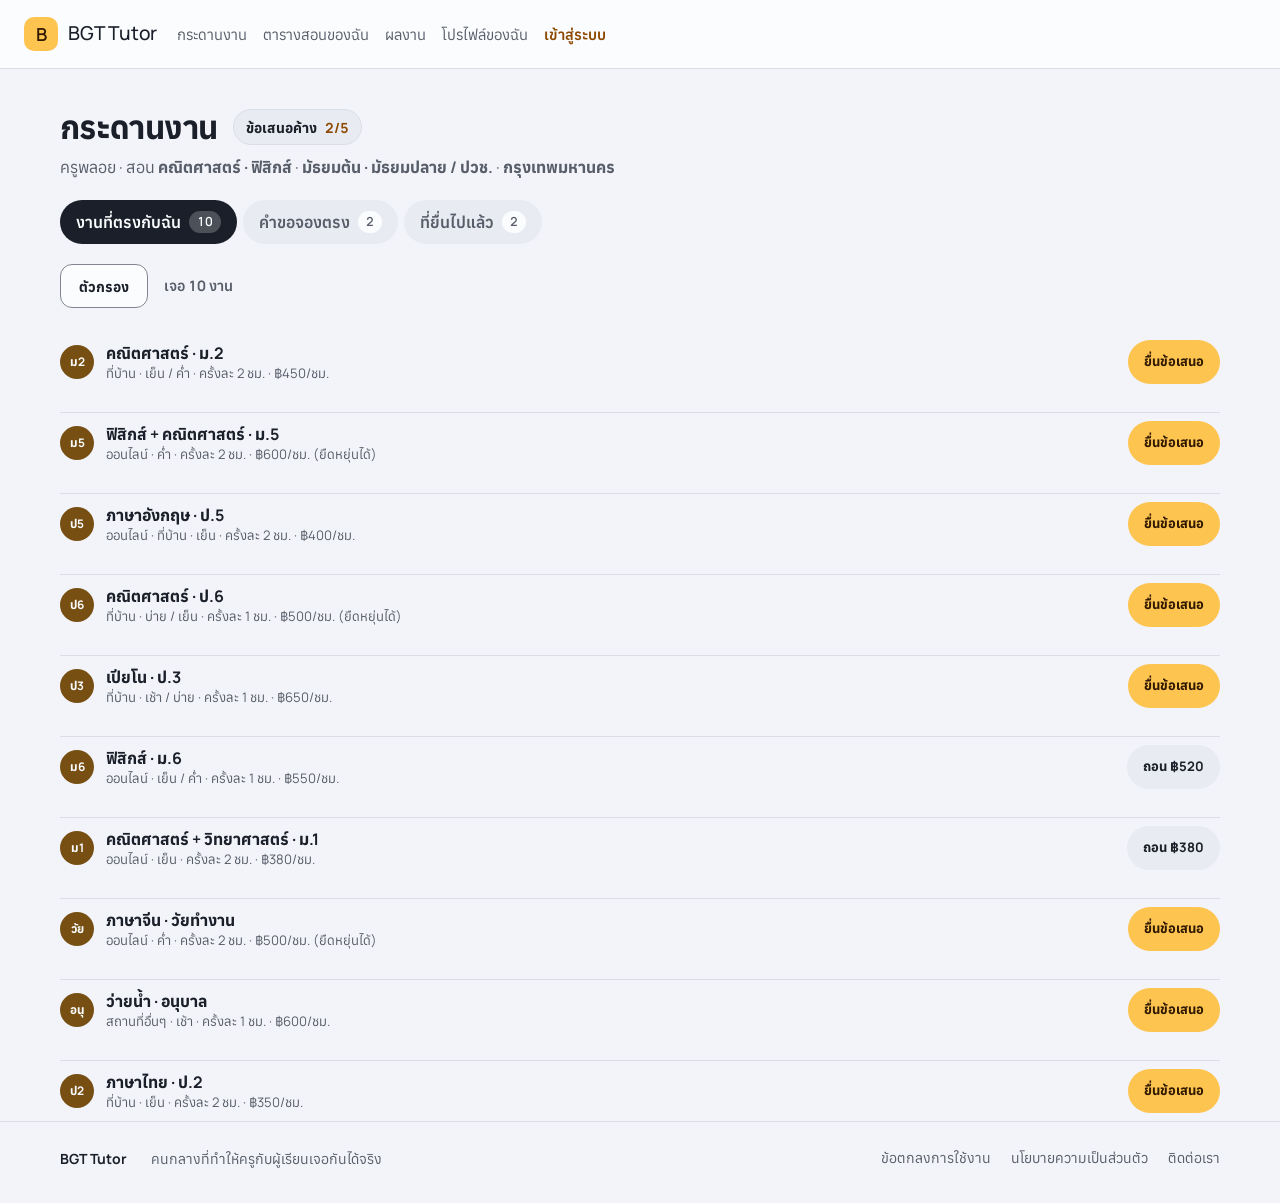
<file: teacher/job-board.html>
<!DOCTYPE html>
<!--
  PROTOTYPE (ทาง A) — ยังไม่มี backend จริง ข้อมูลไม่ถูกบันทึกที่ไหน
  ขั้น 5ข — "กระดานงาน + ยื่นข้อเสนอ" ฝั่งครู  (ฝั่งผู้เรียนตั้งโพสต์ = ขั้น 5ก post-job.html)
  ระบบดีไซน์: design.md + tokens.css (ห้ามสร้างสีหรือฟอนต์ใหม่ในไฟล์นี้)

  🔗 ของที่หน้านี้ "ยืมมาใช้ ห้ามออกแบบใหม่":
     · การ์ดงาน = โครง .j-card ชุดเดียวกับ post-job.html (.j-top .j-title .j-code .tag-group .j-meta .j-body .j-foot .j-price)
       -> ครูต้องเห็นหน้าตาเดียวกับที่ผู้เรียนพรีวิวไว้ตอนโพสต์
     · วิชา/ระดับชั้น/จังหวัด/ช่วงเวลา = ลิสต์กลางชุดเดียวกับหน้าสมัคร (ห้ามตั้งชื่อขึ้นมาเอง)
     · gradeToLevel() = ตัวแปลงตัวเดียวกับ teacher-search.html / post-job.html
     · contactRisk() = ยาม PDPA ตัวเดียวกับ post-job.html (ผ่านเทสต์ 13 เคสแล้ว) ใช้กับข้อความที่ "ครู" พิมพ์บ้าง
  🔐 การ์ดงานห้ามแสดง: เบอร์ · ID LINE · ที่อยู่เต็ม · ชื่อ-นามสกุลจริง — โชว์ได้แค่ชื่อเล่น + จังหวัด/ย่าน
  ⚠️ แผง/modal ห้ามใช้ transition+visibility -> สลับ display:none/flex ตรง ๆ (กับดักที่รู้แล้ว)
-->
<html lang="th">
<head>
<meta charset="UTF-8">
  <!-- 🔴 กัน URL (ที่อาจมีเงื่อนไขของผู้เรียน) หลุดไปกับ Referer ตอนโหลดฟอนต์/ลิงก์ออกนอกเว็บ · ผลตรวจ security 2026-08-20 -->
  <meta name="referrer" content="same-origin">
<meta name="viewport" content="width=device-width, initial-scale=1">
<title>กระดานงาน — BGT Tutor</title>
<link rel="preconnect" href="https://fonts.googleapis.com">
<link rel="preconnect" href="https://fonts.gstatic.com" crossorigin>
<link href="https://fonts.googleapis.com/css2?family=Anuphan:wght@400;500;600;700&family=Manrope:wght@400;500;600;700&display=swap" rel="stylesheet">
<link rel="stylesheet" href="../shared/tokens.css">
<link rel="stylesheet" href="../shared/logo.css">
<!-- 🎨 หน้าตาแบบ index-v3 (Owner สั่ง LOG 191) · ลบบรรทัดนี้ = กลับไปแบบเดิมทันที -->
<link rel="stylesheet" href="../shared/theme-v3.css">
<!-- 🆕 v4: วิธีจัดหน้าแบบจอจำลองใน index-v3 (Owner สั่ง 2026-08-31) -->
<link rel="stylesheet" href="../shared/v4-stepflow.css">
<link rel="stylesheet" href="../shared/v4-jobrow.css">
<link rel="stylesheet" href="../shared/v4-rows.css">
<style>
/* Hallmark · pre-emit critique: P5 H5 E5 S5 R5 V5
 * Hallmark · macrostructure: Ecosystem Index · genre: modern-minimal · design-system: design.md · designed-as-app
 * nav: N3 side-rail · footer: Ft2 inline · enrichment: none (typography only)
 * ขั้น 5ข — ชื่อคลาสร่วมกับ post-job.html / teacher-search.html ทั้งหมด ห้ามคิดชื่อใหม่ให้ของเดิม
 *
 * ⚠️ คลาสใหม่ที่หน้านี้เพิ่ม (ไม่มีในหน้าอื่น) และเหตุผลที่ต้องเป็นตัวแปรของตัวเอง:
 *    .rail / .rail-track = แถวเลื่อนแนวนอน (ชั้นการค้นพบ) — เป็นภาชนะ ไม่ใช่การ์ด
 *    .j-actions / .j-state = แถบสถานะ+ปุ่มของครู ต่อท้ายการ์ดงาน — ผู้เรียนไม่มีแถบนี้
 *    .modal* = แผงยื่นข้อเสนอ
 */
*{box-sizing:border-box;margin:0;padding:0}
/* [hidden] ต้องประกาศในชั้นของเราเอง ไม่งั้นคลาสที่มี display: จะทับ (บั๊ก 2026-08-13) */
[hidden]{display:none !important}
html{overflow-x:clip;scroll-behavior:smooth}
@media (prefers-reduced-motion:reduce){html{scroll-behavior:auto}}
body{
  font-family:var(--font-sans);color:var(--color-ink);
  line-height:1.65;font-size:16px;overflow-x:clip;background:var(--color-paper);
}
h1,h2,h3,.logo,.btn,.sec-num,.chip{font-family:var(--font-display)}
h1,h2,h3{font-style:normal;font-weight:700;color:var(--color-ink);letter-spacing:-0.015em;overflow-wrap:anywhere;min-width:0}
a{color:inherit}
img{max-width:100%;display:block}
.wrap{max-width:1200px;width:100%;margin:0 auto;padding:0 var(--space-5)}

/* 🔴 2026-09-01 — เดิมเป็น flex เพื่อวางเมนูข้าง พอเอา .topbar มาไว้ข้างใน
   แถบบนกลายเป็น "คอลัมน์ซ้าย" กินที่ครึ่งจอ (Owner เห็นจากภาพ)
   ต้องเป็น block เหมือนหน้าครูอื่นทุกหน้า */
.page-shell{display:block;min-height:100vh}
.content-col{flex:1;min-width:0;display:flex;flex-direction:column}
/* 🐞 .wrap ที่เป็นลูกตรงของ .content-col ต้อง width:100% (auto margin ทับ stretch) */
.content-col > .wrap{width:100%}
/* 🔴 ถอดแล้ว — ไม่มีเมนูข้างให้วางข้าง ๆ อีกต่อไป */

.back-link{
  min-height:44px;box-sizing:border-box;font-size:var(--text-sm);font-weight:600;line-height:1;
  color:var(--color-ink-2);text-decoration:none;display:inline-flex;align-items:center;
  padding:0 var(--space-3);border-radius:var(--radius-sm);white-space:nowrap;
}
.back-link:hover{background:var(--color-paper-2);color:var(--color-ink)}
.back-link:focus-visible,.logo:focus-visible{outline:2px solid var(--color-focus);outline-offset:2px;border-radius:var(--radius-sm)}

.sidebar{display:none}
.sidenav{display:flex;flex-direction:column;gap:1px;margin-top:var(--space-8)}
.sidenav a{
  display:flex;align-items:center;gap:12px;padding:9px 12px;border-radius:var(--radius-sm);
  font-size:var(--text-sm);font-weight:400;color:var(--color-ink-2);text-decoration:none;
  transition:background-color var(--dur-short) var(--ease-out);
}
.sidenav-num{font-family:var(--font-display);font-size:var(--text-xs);font-weight:700;color:var(--color-muted);min-width:20px;font-variant-numeric:tabular-nums;text-align:right}
@media (hover:hover){.sidenav a:hover{background:var(--color-paper-2);color:var(--color-ink)}}
.sidenav a.active{background:var(--color-accent-soft);color:var(--color-ink);font-weight:600}
.sidenav a.active .sidenav-num{color:var(--color-accent-deep)}
.sidenav a:focus-visible{outline:2px solid var(--color-focus);outline-offset:-2px;border-radius:var(--radius-sm)}
.side-note{
  margin-top:auto;padding-top:var(--space-6);font-size:var(--text-sm);color:var(--color-ink-2);line-height:1.55;
  border-top:1px solid var(--color-rule);
}
.side-note strong{display:block;font-family:var(--font-display);color:var(--color-ink);margin-bottom:4px}

/* ── ตัวนับข้อเสนอค้าง — ต้องเห็นตลอดทั้งจอเล็กและจอใหญ่ ─────────
   จอเล็ก: อยู่ในแถบหัวที่ sticky · จอใหญ่: อยู่ใน sidebar ที่ sticky */
.quota{
  display:inline-flex;align-items:center;gap:8px;min-height:36px;padding:0 12px;
  border-radius:var(--radius-pill);background:var(--color-paper-2);border:1px solid var(--color-rule);
  font-family:var(--font-display);font-size:var(--text-sm);font-weight:700;color:var(--color-ink);
  font-variant-numeric:tabular-nums;white-space:nowrap;
}
.quota .q-num{color:var(--color-accent-deep)}
.quota.is-full{background:var(--color-error-soft);border-color:var(--color-error);color:var(--color-error)}
.quota.is-full .q-num{color:var(--color-error)}
.side-quota{margin-top:var(--space-6);padding:var(--space-4);border:1px solid var(--color-rule);border-radius:var(--radius-md);background:var(--color-surface)}
.side-quota .quota{width:100%;justify-content:center}
.side-quota p{margin-top:var(--space-2);font-size:var(--text-sm);color:var(--color-ink-2);line-height:1.5}

/* ── หัวหน้า (Ecosystem Index = ย่อหน้าบอกตำแหน่ง ไม่ใช่พาดหัวใหญ่) ── */
.intro{padding:var(--space-12) 0 var(--space-8)}
.intro .eyebrow{
  display:inline-flex;align-items:center;gap:8px;font-family:var(--font-display);
  font-size:var(--text-sm);font-weight:700;letter-spacing:.02em;
  color:var(--color-accent-deep);background:var(--color-accent-soft);
  padding:6px 14px;border-radius:var(--radius-sm);margin-bottom:var(--space-4);
}
.intro h1{font-size:var(--text-2xl);line-height:1.25;max-width:24ch}
.intro p{margin-top:var(--space-4);color:var(--color-ink-2);font-size:var(--text-base);max-width:62ch;line-height:1.65}

/* แถบ "กำลังดูในนามใคร" — ครูต้องรู้ว่ากระดานกรองจากโปรไฟล์ตัวเอง */
.me-strip{
  display:flex;flex-wrap:wrap;align-items:center;gap:var(--space-3) var(--space-5);
  margin-top:var(--space-6);padding:var(--space-4) var(--space-5);
  background:var(--color-surface);border:1px solid var(--color-rule);border-radius:var(--radius-md);
}
.me-who{display:flex;align-items:center;gap:10px;font-weight:600}
.me-avatar{
  width:40px;height:40px;border-radius:50%;flex:0 0 auto;background:var(--color-accent-soft);
  color:var(--color-accent-deep);font-family:var(--font-display);font-weight:700;
  display:flex;align-items:center;justify-content:center;
}
.me-facts{display:flex;flex-wrap:wrap;gap:var(--space-2) var(--space-4);font-size:var(--text-sm);color:var(--color-ink-2);min-width:0}
.me-facts b{color:var(--color-ink);font-weight:600}
.me-strip .back-link{margin-left:auto}

/* ── ชั้นการค้นพบ (rail) ───────────────────────────────────────── */
.rail{padding:var(--space-10) 0 var(--space-2)}
.rail + .rail{padding-top:var(--space-8)}
.rail-head{display:flex;flex-wrap:wrap;align-items:baseline;gap:var(--space-2) var(--space-4);margin-bottom:var(--space-2)}
.rail-head h2{font-size:var(--text-lg)}
.rail-count{font-size:var(--text-sm);color:var(--color-ink-2);font-variant-numeric:tabular-nums}
.rail-more{
  margin-left:auto;font-size:var(--text-sm);font-weight:600;color:var(--color-accent-deep);
  background:none;border:none;cursor:pointer;font-family:var(--font-sans);
  min-height:44px;display:inline-flex;align-items:center;gap:6px;padding:0 4px;border-radius:var(--radius-sm);
}
.rail-more:hover{text-decoration:underline}
.rail-more:focus-visible{outline:2px solid var(--color-focus);outline-offset:2px}
.rail-why{font-size:var(--text-sm);color:var(--color-ink-2);margin-bottom:var(--space-4);max-width:60ch}
.rail-track{
  display:flex;align-items:flex-start;   /* เหตุผลเดียวกับ .board-list — ห้ามยืดการ์ดให้สูงเท่ากันจนเกิดช่องว่างค้าง */
  gap:var(--space-4);overflow-x:auto;overflow-y:hidden;
  scroll-snap-type:x proximity;padding:2px 2px var(--space-4);
  scrollbar-width:thin;
}
.rail-track > .j-card{flex:0 0 min(360px,84%);scroll-snap-align:start}
.rail-track .j-body{--lines:3}   /* แถวเลื่อนการ์ดเตี้ยกว่า ตัดที่ 3 บรรทัด (รายการล่างตัดที่ 5) */
.rail-empty{
  border:1px dashed var(--color-rule-2);border-radius:var(--radius-md);
  padding:var(--space-6);font-size:var(--text-sm);color:var(--color-ink-2);background:var(--color-paper-2);
}

/* ── ส่วนรายการทั้งหมด ─────────────────────────────────────────── */
.board{padding:var(--space-10) 0 var(--space-16);scroll-margin-top:var(--space-12)}
.board-head{margin-bottom:var(--space-5)}
.board-head h2{font-size:var(--text-xl)}
.board-head p{color:var(--color-ink-2);font-size:var(--text-sm);margin-top:var(--space-2)}
.filters{
  background:var(--color-surface);border:1px solid var(--color-rule);border-radius:var(--radius-lg);
  padding:var(--space-5);box-shadow:var(--shadow-raise);
}
.filter-grid{display:grid;gap:var(--space-4);grid-template-columns:repeat(auto-fit,minmax(200px,1fr))}
.field{display:flex;flex-direction:column;gap:6px;min-width:0}
.field label,.field .lbl{font-size:var(--text-sm);font-weight:600;color:var(--color-ink)}
.field .req{color:var(--color-error);margin-left:2px}
.field .helper{font-size:var(--text-sm);color:var(--color-ink-2)}
.field .helper.err{color:var(--color-error);font-weight:600}
input[type=text],input[type=number],select,textarea{
  height:var(--control-h);font:inherit;font-size:var(--text-base);color:var(--color-ink);
  background:var(--color-surface);border:1px solid var(--color-rule-2);
  outline:2px solid transparent;outline-offset:1px;border-radius:var(--radius-md);
  padding:0 14px;width:100%;
  transition:background-color var(--dur-short) var(--ease-out),border-color var(--dur-short) var(--ease-out);
}
textarea{height:auto;min-height:6.5rem;padding:12px 14px;resize:vertical;line-height:1.6}
input:hover,select:hover,textarea:hover{border-color:var(--color-ink-2)}
input:focus-visible,select:focus-visible,textarea:focus-visible{outline:2px solid var(--color-focus);border-color:var(--color-focus)}
input::placeholder,textarea::placeholder{color:var(--color-muted)}
input[aria-invalid=true],select[aria-invalid=true],textarea[aria-invalid=true]{border-color:var(--color-error);background:var(--color-error-soft)}

.chip-group{display:flex;flex-wrap:wrap;gap:8px}
.chip{
  position:relative;flex:0 0 auto;display:inline-flex;align-items:center;gap:6px;
  min-height:44px;padding:0 16px;white-space:nowrap;
  border:1px solid var(--color-rule-2);border-radius:var(--radius-md);
  background:var(--color-surface);font-size:var(--text-sm);font-weight:600;color:var(--color-ink);
  cursor:pointer;user-select:none;transition:background-color var(--dur-short) var(--ease-out);
}
.chip input{position:absolute;inset:0;opacity:0;cursor:pointer;width:100%;height:100%}
.chip:has(input:checked){background:var(--color-accent);color:var(--color-accent-ink);border-color:var(--color-accent)}
.chip:has(input:focus-visible){outline:2px solid var(--color-focus);outline-offset:2px}
@media (hover:hover){.chip:hover{background:var(--color-paper-2)}.chip:has(input:checked):hover{background:var(--color-accent)}}

.filter-foot{display:flex;flex-wrap:wrap;align-items:center;gap:var(--space-3) var(--space-5);margin-top:var(--space-5);padding-top:var(--space-4);border-top:1px solid var(--color-rule)}
.result-count{font-size:var(--text-base);font-weight:600;font-variant-numeric:tabular-nums}
.result-count span{color:var(--color-accent-deep)}
.link-btn{
  background:none;border:none;font:inherit;font-size:var(--text-sm);font-weight:600;color:var(--color-accent-deep);
  cursor:pointer;min-height:44px;display:inline-flex;align-items:center;padding:0 4px;border-radius:var(--radius-sm);
}
.link-btn:hover{text-decoration:underline}
.link-btn:focus-visible{outline:2px solid var(--color-focus);outline-offset:2px}
.sort-inline{display:flex;align-items:center;gap:var(--space-2);margin-left:auto;font-size:var(--text-sm);color:var(--color-ink-2)}
.sort-inline select{height:44px;width:auto;min-width:170px;font-size:var(--text-sm)}

/* 💡 กับดักที่รู้แล้ว: หน้าที่แบ่ง 2 คอลัมน์ต้องวัดจาก "ความกว้างคอลัมน์จริง" ไม่ใช่ความกว้างจอ
   -> ใช้ container query ไม่ใช่ media query
   (ถอดแถบข้าง 264px ทิ้งแล้ว 2026-09-13 -> คอลัมน์กว้างขึ้น 264px ทุกจอ = 2 คอลัมน์โผล่เร็วขึ้น วัดแล้วยังอ่านได้) */
.board .wrap{container-type:inline-size}
/* 🔴 align-items:start (Owner ทัก 2026-08-14 รอบ 3: "ช่องนึงเว้นว่างเยอะมาก")
   ค่าเริ่มต้นของกริดคือ stretch = การ์ดทุกใบในแถวถูกยืดให้สูงเท่าใบที่สูงสุด
   -> ใบที่ข้อความสั้นเลยมี "ช่องว่างค้าง" ระหว่างข้อความกับราคา (ยิ่งใบข้าง ๆ กด "อ่านต่อ" ยิ่งเห็นชัด)
   -> ให้การ์ดสูงตามเนื้อหาตัวเอง หัวการ์ดยังตรงกันอยู่ดี ก้นไม่เท่ากันได้ไม่เป็นไร */
.board-list{display:grid;gap:var(--space-5);margin-top:var(--space-6);grid-template-columns:minmax(0,1fr);align-items:start}
@container (min-width:880px){.board-list{grid-template-columns:repeat(2,minmax(0,1fr))}}
.empty-state{
  border:1px dashed var(--color-rule-2);border-radius:var(--radius-lg);background:var(--color-paper-2);
  padding:var(--space-10) var(--space-6);text-align:center;color:var(--color-ink-2);
}
.empty-state strong{display:block;font-family:var(--font-display);color:var(--color-ink);font-size:var(--text-lg);margin-bottom:var(--space-2)}

/* ── การ์ดงาน = โครงเดียวกับ post-job.html (ห้ามแก้ความหมายของคลาสพวกนี้) ── */
.j-card{--card-pad:var(--space-6);background:var(--color-surface);border:1px solid var(--color-rule);border-radius:var(--radius-md);padding:var(--card-pad);box-shadow:var(--shadow-raise);display:flex;flex-direction:column}
.j-top{display:flex;align-items:baseline;justify-content:space-between;gap:var(--space-3);flex-wrap:wrap}
.j-title{font-family:var(--font-display);font-weight:700;font-size:var(--text-lg);line-height:1.3;overflow-wrap:anywhere}
.j-code{font-size:var(--text-sm);color:var(--color-muted);font-variant-numeric:tabular-nums}
/* แท็ก 2 ชนิด = design.md ข้อ 4 · วิชา = เขียวทึบ ตัวหนังสือขาว · ระดับชั้น = ฟ้าอ่อน
   🔴 แถวนี้ต้องเป็นแท็กล้วน ห้ามมีคำอธิบายแทรก (Owner ตีตกมาแล้ว) */
.tag-group{display:flex;flex-wrap:wrap;gap:6px;margin-top:var(--space-4)}
.tag{
  display:inline-flex;align-items:center;
  background:var(--color-subject);color:var(--color-surface);
  font-size:var(--text-sm);font-weight:600;padding:5px 10px;border-radius:var(--radius-sm);
}
.tag--plain{background:var(--color-level-soft);color:var(--color-level);font-weight:600}
.j-meta{display:flex;flex-wrap:wrap;gap:var(--space-2) var(--space-5);margin-top:var(--space-4);font-size:var(--text-sm);color:var(--color-ink-2)}
.j-meta span{display:inline-flex;align-items:center;gap:6px}
.j-meta .ic{color:var(--color-accent-deep)}
/* ⚠️ ข้อความของผู้เรียนยาวไม่เท่ากัน (เพดาน 200 ตัวอักษรใน post-job.html · Owner เคาะ 2026-08-14)
   -> ถ้าปล่อยเต็ม การ์ดจะสูงไม่เท่ากันจนกระดานอ่านไม่ออก · ตัดที่จำนวนบรรทัด แล้วให้กด "อ่านต่อ" ในที่เดิม
   (ตัดด้วยบรรทัด ไม่ใช่ตัดด้วยจำนวนตัวอักษร เพราะความกว้างการ์ดเปลี่ยนตามจอ) */
.j-body{margin-top:var(--space-4);font-size:var(--text-base);color:var(--color-ink);line-height:1.65;white-space:pre-wrap;overflow-wrap:anywhere;
  --lines:5;display:-webkit-box;-webkit-line-clamp:var(--lines);line-clamp:var(--lines);-webkit-box-orient:vertical;overflow:hidden}
.j-body.is-open{display:block;-webkit-line-clamp:unset;line-clamp:unset;overflow:visible}
.j-more{align-self:flex-start;margin-top:2px}
/* margin-top:auto = กลุ่มท้ายการ์ด (ราคา+เวลา แล้วต่อด้วยแถบปุ่ม) ถูกดันไปแปะก้นการ์ดเสมอ
   -> การ์ดในกริดที่เนื้อหายาวไม่เท่ากัน ปุ่มยังอยู่ระดับเดียวกัน ไม่ลอยกลางการ์ด */
.j-foot{display:flex;align-items:baseline;justify-content:space-between;gap:var(--space-3);flex-wrap:wrap;margin-top:auto;padding-top:var(--space-5);border-top:1px solid var(--color-rule)}
.j-price{font-family:var(--font-display);font-weight:700;font-size:var(--text-lg);color:var(--color-ink)}
.j-price small{font-family:var(--font-sans);font-weight:400;font-size:var(--text-sm);color:var(--color-ink-2)}

/* ── แถบท้ายการ์ดของครู (ฝั่งผู้เรียนไม่มีแถบนี้) ──────────────
   🔴 Owner ทัก 2026-08-14: "ปุ่มยื่น/ถอนมันลอย ไม่เป็นหลักเป็นแหล่ง"
   สาเหตุ: ปุ่มลอยต่อท้ายเนื้อหาโดยไม่มีขอบเขตของตัวเอง
   แก้ตามขนบการ์ดที่เจ้าอื่นใช้จริง [researched]: การ์ด = หัว / เนื้อ / **ท้ายที่เป็นแถบของมันเอง**
   -> ดันเต็มความกว้างการ์ด (ลบ padding ออกด้วย margin ติดลบ) + พื้นต่างสี + เส้นคาดบน + โค้งมุมล่างตามการ์ด
   -> `margin-top:auto` = แถบไปแปะก้นการ์ดเสมอ การ์ดที่สูงไม่เท่ากันในกริดจึงมีปุ่มอยู่ระดับเดียวกัน */
.j-actions{
  display:flex;flex-wrap:wrap;align-items:center;gap:var(--space-3);
  margin:var(--space-5) calc(var(--card-pad) * -1) calc(var(--card-pad) * -1);
  padding:var(--space-4) var(--card-pad);
  background:var(--color-paper-2);border-top:1px solid var(--color-rule);
  border-radius:0 0 var(--radius-md) var(--radius-md);
}
.j-actions > :first-child{margin-top:0}
.j-actions .btn{margin-left:auto}
.j-actions .j-state{background:var(--color-surface);border:1px solid var(--color-rule)}
.j-note{font-size:var(--text-sm);color:var(--color-ink-2);line-height:1.5;flex:1 1 220px;min-width:0}
/* จอแคบ: ปุ่มขึ้นบรรทัดของตัวเองอยู่แล้ว -> ให้เต็มความกว้างแถบไปเลย จะได้ไม่ใช่ปุ่มลอยชิดขวา */
@media (max-width:430px){
  .j-actions .btn{margin-left:0;flex:1 1 100%}
}
.j-state{
  display:inline-flex;align-items:center;gap:6px;font-size:var(--text-sm);font-weight:600;
  padding:5px 12px;border-radius:var(--radius-pill);
  background:var(--color-paper-2);color:var(--color-ink-2);
}
.j-state--sent{background:var(--color-ok-soft);color:var(--color-ok)}
.j-state--closed{background:var(--color-paper-2);color:var(--color-ink-2)}
.j-card.is-closed{background:var(--color-paper-2);box-shadow:none}
.j-card.is-closed .j-code{color:var(--color-ink-2)}
.j-card.is-closed .j-title,.j-card.is-closed .j-price{color:var(--color-ink-2)}
/* การ์ดที่ปิดแล้วพื้นเป็น paper-2 อยู่แล้ว -> สลับให้แถบท้ายเป็นพื้นการ์ด จะได้ยังแยกออกจากกัน */
.j-card.is-closed .j-actions{background:var(--color-surface)}
.j-card.is-closed .j-actions .j-state{background:var(--color-paper-2)}

/* ── ข้อความแจ้งผล (เงียบ ๆ ไม่ใช่ toast เด้ง) ─────────────────── */
.live-note{
  display:flex;flex-wrap:wrap;align-items:center;gap:var(--space-3);
  margin-top:var(--space-5);padding:var(--space-3) var(--space-4);
  background:var(--color-ok-soft);border-radius:var(--radius-md);
  font-size:var(--text-sm);color:var(--color-ink-2);
}
.live-note strong{color:var(--color-ok)}

.note{
  display:flex;gap:var(--space-4);align-items:flex-start;background:var(--color-paper-2);
  border:1px solid var(--color-rule);border-radius:var(--radius-md);
  padding:var(--space-5);font-size:var(--text-sm);color:var(--color-ink);line-height:1.6;
}
.note strong{display:block;font-family:var(--font-display);margin-bottom:4px}
.note-mark{
  width:32px;height:32px;border-radius:50%;flex-shrink:0;font-weight:700;
  display:flex;align-items:center;justify-content:center;
  background:var(--color-ok);color:var(--color-surface);
}
.note--warn{background:var(--color-error-soft);border-color:var(--color-error)}
.note--warn .note-mark{background:var(--color-error)}
.count{font-size:var(--text-sm);color:var(--color-ink-2);text-align:right;font-variant-numeric:tabular-nums}

/* ── ข้อเสนอของฉัน ─────────────────────────────────────────────── */
.mine{padding:var(--space-4) 0 var(--space-16);scroll-margin-top:var(--space-12)}
.mine h2{font-size:var(--text-xl)}
.mine > .wrap > p{color:var(--color-ink-2);font-size:var(--text-sm);margin-top:var(--space-2)}
.offer-list{list-style:none;display:grid;gap:var(--space-3);margin-top:var(--space-5)}
.offer-row{
  display:flex;flex-wrap:wrap;align-items:center;gap:var(--space-3) var(--space-4);
  background:var(--color-surface);border:1px solid var(--color-rule);border-radius:var(--radius-md);
  padding:var(--space-4) var(--space-5);
}
.offer-row .o-title{font-weight:600;min-width:0;overflow-wrap:anywhere;flex:1 1 240px}
/* พื้นที่แตะ >=44px ของลิงก์ในลิสต์ (design.md ข้อ 8) — ตัวหนังสือสูงจริงแค่ ~27px */
.offer-row .o-title a{display:inline-flex;align-items:center;min-height:44px;text-decoration:none;border-bottom:1px solid var(--color-rule)}
.offer-row .o-title a:hover{border-bottom-color:var(--color-accent)}
.offer-row .o-title a:focus-visible{outline:2px solid var(--color-focus);outline-offset:2px;border-radius:var(--radius-sm)}
.offer-row .o-price{font-family:var(--font-display);font-weight:700;font-variant-numeric:tabular-nums}
.offer-row .o-when{font-size:var(--text-sm);color:var(--color-ink-2)}

.btn{
  height:var(--control-h);padding:0 24px;border-radius:var(--radius-md);border:1px solid transparent;
  font-weight:700;font-size:var(--text-base);cursor:pointer;text-decoration:none;
  display:inline-flex;align-items:center;justify-content:center;gap:8px;white-space:nowrap;
  transition:transform var(--dur-short) var(--ease-out),background-color var(--dur-short) var(--ease-out);
}
.btn:active{transform:translateY(1px)}
.btn:focus-visible{outline:2px solid var(--color-focus);outline-offset:2px}
.btn-primary{background:var(--color-accent);color:var(--color-accent-ink)}
.btn-primary:hover{background:oklch(48% 0.155 44)}
.btn-secondary{background:var(--color-surface);color:var(--color-ink);border-color:var(--color-rule-2)}
.btn-secondary:hover{background:var(--color-paper-2)}
.btn-sm{height:44px;padding:0 18px;font-size:var(--text-sm)}
.btn[disabled]{opacity:.55;cursor:not-allowed}
.btn[disabled]:active{transform:none}
.btn[aria-busy=true]{opacity:.7;cursor:progress}

/* ── แผงยื่นข้อเสนอ ──────────────────────────────────────────────
   🔴 ห้ามใช้ transition + visibility (เฟรมไม่ถูกวาด แผงไม่โผล่) — สลับ display ตรง ๆ */
.modal{position:fixed;inset:0;z-index:var(--z-modal);display:flex;align-items:flex-end;justify-content:center}
@media (min-width:720px){.modal{align-items:center}}
.modal-backdrop{position:absolute;inset:0;background:oklch(21% 0.016 48 / 0.45)}
.modal-card{
  position:relative;background:var(--color-surface);width:100%;max-width:620px;max-height:92vh;overflow-y:auto;
  border-radius:var(--radius-lg) var(--radius-lg) 0 0;padding:var(--space-6);box-shadow:var(--shadow-lift);
}
@media (min-width:720px){.modal-card{border-radius:var(--radius-lg);padding:var(--space-8)}}
.modal-head{display:flex;align-items:flex-start;justify-content:space-between;gap:var(--space-4)}
.modal-head h2{font-size:var(--text-xl)}
.modal-close{
  flex:0 0 auto;width:44px;height:44px;border-radius:var(--radius-sm);border:1px solid var(--color-rule-2);
  background:var(--color-surface);color:var(--color-ink);font-size:18px;line-height:1;cursor:pointer;
  display:flex;align-items:center;justify-content:center;
}
.modal-close:hover{background:var(--color-paper-2)}
.modal-close:focus-visible{outline:2px solid var(--color-focus);outline-offset:2px}
.modal-job{
  margin-top:var(--space-4);padding:var(--space-4);border-radius:var(--radius-md);
  background:var(--color-paper-2);font-size:var(--text-sm);color:var(--color-ink-2);
}
.modal-job b{display:block;font-family:var(--font-display);color:var(--color-ink);font-size:var(--text-base);margin-bottom:4px;overflow-wrap:anywhere}
.modal-fields{display:grid;gap:var(--space-5);margin-top:var(--space-6)}
.modal-foot{
  display:flex;flex-wrap:wrap;align-items:center;gap:var(--space-3);
  margin-top:var(--space-6);padding-top:var(--space-5);border-top:1px solid var(--color-rule);
}
.modal-foot .btn-primary{margin-left:auto}
@media (max-width:560px){
  .modal-foot .btn{flex:1 1 100%;margin-left:0}
  .modal-foot .quota{width:100%;justify-content:center}
}

/* ══ ก้อน C2 (2026-08-23) · คำขอจองตรงถึงครู + เสนอเวลาอื่น ══════════════
   ใช้โครงการ์ดและปุ่มชุดเดิมทั้งหมด ที่เพิ่มคือกล่องเวลาเดิม -> เวลาใหม่ */
.reqs{padding:var(--space-8) 0 var(--space-6);border-bottom:1px solid var(--color-rule);background:var(--color-paper-2)}
.reqs h2{font-family:var(--font-display);font-size:var(--text-2xl);font-weight:700}
.reqs .reqs-lead{margin-top:var(--space-2);font-size:var(--text-sm);color:var(--color-ink-2);line-height:1.6;max-width:72ch}
.req-list{list-style:none;margin-top:var(--space-5);display:flex;flex-direction:column;gap:var(--space-4)}
.req-card{background:var(--color-surface);border:1px solid var(--color-rule);border-radius:var(--radius-md);padding:var(--space-5);box-shadow:var(--shadow-raise)}
.req-card.is-live{border-left:3px solid var(--color-accent)}
.req-top{display:flex;flex-wrap:wrap;align-items:baseline;gap:var(--space-2) var(--space-3)}
.req-title{font-family:var(--font-display);font-size:var(--text-lg);font-weight:700}
.req-code{font-size:var(--text-xs);color:var(--color-muted);font-variant-numeric:tabular-nums}
.req-when{margin-top:var(--space-3);display:flex;flex-wrap:wrap;gap:var(--space-2) var(--space-4);font-size:var(--text-sm)}
.req-when b{font-weight:600}
.req-meta{margin-top:var(--space-2);display:flex;flex-wrap:wrap;gap:var(--space-2) var(--space-4);font-size:var(--text-sm);color:var(--color-ink-2)}
.req-pay{margin-top:var(--space-3);font-size:var(--text-sm);color:var(--color-ink-2)}
.req-pay b{color:var(--color-ink);font-weight:600}
.req-foot{margin-top:var(--space-4);padding-top:var(--space-4);border-top:1px solid var(--color-rule);display:flex;flex-wrap:wrap;align-items:center;gap:var(--space-3)}
.req-note{font-size:var(--text-sm);color:var(--color-ink-2);flex:1 1 240px;line-height:1.55}
.req-foot .btn:first-of-type{margin-left:auto}
.req-state{display:inline-flex;align-items:center;gap:6px;padding:3px 10px;border-radius:999px;font-size:var(--text-xs);font-weight:600;border:1px solid var(--color-rule);background:var(--color-paper-2);color:var(--color-ink-2)}
.req-state.is-wait{background:var(--color-accent-soft);border-color:var(--color-accent);color:var(--color-accent-deep)}
.req-state.is-ok{background:var(--color-ok-soft);border-color:var(--color-ok);color:var(--color-ink)}
.req-swap{margin-top:var(--space-4);display:flex;flex-wrap:wrap;align-items:center;gap:var(--space-3);padding:var(--space-4);border:1px dashed var(--color-rule);border-radius:var(--radius-sm);background:var(--color-paper-2);font-size:var(--text-sm)}
.req-swap .old{text-decoration:line-through;color:var(--color-muted)}
.req-swap .arrow{color:var(--color-muted)}
.req-swap .new{font-weight:700}
.req-empty{padding:var(--space-6);border:1px dashed var(--color-rule);border-radius:var(--radius-md);text-align:center;color:var(--color-ink-2);font-size:var(--text-sm);background:var(--color-surface)}
.cm-days,.cm-starts{display:flex;flex-wrap:wrap;gap:var(--space-2);margin-top:var(--space-2)}
.cm-day,.cm-start{position:relative;cursor:pointer}   /* radio ซ่อนอยู่ข้างใน ต้องมี positioned parent ไม่งั้นลอยไปมุมแผง */
.cm-day input,.cm-start input{position:absolute;opacity:0;width:0;height:0}
.cm-day span,.cm-start span{display:inline-flex;flex-direction:column;align-items:center;justify-content:center;min-height:44px;gap:2px;padding:7px 12px;border:1px solid var(--color-rule);border-radius:var(--radius-sm);background:var(--color-surface);font-size:var(--text-sm);line-height:1.3}
.cm-day input:checked + span,.cm-start input:checked + span{border-color:var(--color-accent);background:var(--color-accent-soft);font-weight:600}
.cm-day input:focus-visible + span,.cm-start input:focus-visible + span{outline:2px solid var(--color-focus);outline-offset:2px}
.cm-day small{color:var(--color-muted);font-size:var(--text-xs)}
.cm-day input:disabled + span{opacity:.45;cursor:not-allowed}

.site-footer{border-top:1px solid var(--color-rule);padding:var(--space-6) 0 var(--space-8);font-size:var(--text-sm);color:var(--color-ink-2)}
.site-footer .wrap{display:flex;flex-wrap:wrap;align-items:center;gap:var(--space-3) var(--space-6)}
.site-footer .foot-brand{font-family:var(--font-display);font-weight:700;color:var(--color-ink)}
.site-footer nav{display:flex;flex-wrap:wrap;gap:var(--space-5);margin-left:auto}
.site-footer a{text-decoration:none;border-bottom:1px solid transparent;padding-bottom:1px}
.site-footer a:hover{color:var(--color-ink);border-bottom-color:var(--color-accent)}
.site-footer a:focus-visible{outline:2px solid var(--color-focus);outline-offset:3px;border-radius:2px}
@media (max-width:560px){.site-footer nav{margin-left:0;width:100%}}

.sr-only{position:absolute;width:1px;height:1px;overflow:hidden;clip:rect(0,0,0,0);white-space:nowrap}
@media (prefers-reduced-motion:reduce){*{transition-duration:1ms !important;animation-duration:1ms !important}}

</style>
</head>
<body>
<div class="page-shell">

  <!-- 🔴 แถบบนฝั่งครู — ชุดเดียวกันทุกหน้า (แก้ 2026-09-01)
       Owner จับได้ว่าเดิมแต่ละหน้ามีลิงก์ไม่เท่ากันและอยู่คนละตำแหน่ง
       เพราะผมเขียนใหม่ทีละก้อนโดยไม่ย้อนไปแก้หน้าเก่า
       🔴 เพิ่ม/ลบเมนู ต้องแก้ให้ครบทั้ง 4 หน้าเสมอ — ต้นฉบับลำดับอยู่ที่คอมเมนต์นี้:
          กระดานงาน · ตารางสอนของฉัน · ผลงาน · โปรไฟล์ของฉัน
       🔴 หน้าที่เปิดอยู่ต้องมี aria-current="page" ไม่งั้นคนหลงว่าตัวเองอยู่หน้าไหน -->
  <header class="topbar">
    <a class="logo" href="../index.html"><span class="logo-mark">B</span><span class="logo-text">BGT Tutor</span></a>
    <nav class="topnav" aria-label="เมนูครู">
      <a href="job-board.html" aria-current="page" class="is-here">กระดานงาน</a>
      <a href="teacher-jobs.html">ตารางสอนของฉัน</a>
      <a href="teacher-earnings.html">ผลงาน</a>
      <a href="teacher-settings.html">โปรไฟล์ของฉัน</a>
    </nav>
  </header>

  <div class="content-col">

    <div class="page-head">
      <div class="wrap">
        <div class="head-row">
          <h1>กระดานงาน</h1>
          <!-- 🔴 2026-09-01 (Owner สั่ง) — ป้ายตัวเลขต้องอยู่ข้างหัวเรื่อง ไม่ใช่มุมบนขวา
               "สายตาคนจะโฟกัสที่ตรงกลางก่อน" -->
          <span class="quota" id="quota-mobile">ข้อเสนอค้าง <span class="q-num">0/5</span></span>
        </div>
        <p id="me-line">ครูพลอย · สอน <b id="me-subjects">—</b> · <b id="me-levels">—</b> · <b id="me-prov">—</b></p>
      </div>
    </div>

    <!-- ⭐ ก้อน C2 (2026-08-23) — คำขอจองตรงถึงครูคนนี้ (เส้นทางที่ 1)
         ต่างจากกระดานงานด้านล่าง: กระดาน = โพสต์สาธารณะที่ครูไปยื่นข้อเสนอเอง
                                     ตรงนี้ = ผู้เรียนเลือกครูคนนี้มาแล้ว พร้อมวัน-เวลาแน่นอน
         กติกาเต็ม: SYSTEM_สถานะงาน.md ข้อ 3ก (Owner เคาะ 2026-08-18) -->
    <!-- 🔴 ก้อน 2 (2026-09-01) — เขียนใหม่ตามจอ ② ในหน้า landing
         ของเดิม: การ์ดใหญ่ 6 กลุ่ม (คำขอถึงคุณ / ตรงกับที่คุณสอน / ใหม่วันนี้ / ในจังหวัดคุณ /
                  งานทั้งหมด / ข้อเสนอของฉัน) + แถวเลื่อนแนวนอน
                  Owner: "หน้ากระดานงานทุเรศมาก ลบ side bar ออกแต่ไม่จัดอะไรเลย"
         ของใหม่: 3 แท็บ + แถวเรียงลงมา · ปุ่มอยู่ขวาสุดตำแหน่งเดียวกันทุกแถว (ตามจอ ②)
         🔴 logic เดิมยกมาครบทุกตัว ไม่ได้ตัดทิ้ง — ตารางเทียบเก่า/ใหม่อยู่ใน SPEC ก้อน 2
         🔴 บล็อกตัวกรอง + quota-block + live-note + board-list ยกมาทั้งดุ้น ห้ามเขียนใหม่ -->
    <section class="jb" aria-labelledby="h-jb">
      <div class="wrap">
        <h2 id="h-jb" class="sr-only">กระดานงาน</h2>

        <div class="jb-tabs" role="tablist" aria-label="กระดานงาน">
          <button type="button" class="jb-tab is-on" role="tab" aria-selected="true"
                  aria-controls="panel-match" id="tab-match" data-tab="match">
            งานที่ตรงกับฉัน<span class="jb-n" id="n-match">0</span>
          </button>
          <button type="button" class="jb-tab" role="tab" aria-selected="false"
                  aria-controls="panel-reqs" id="tab-reqs" data-tab="reqs">
            คำขอจองตรง<span class="jb-n" id="n-reqs">0</span>
          </button>
          <button type="button" class="jb-tab" role="tab" aria-selected="false"
                  aria-controls="panel-mine" id="tab-mine" data-tab="mine">
            ที่ยื่นไปแล้ว<span class="jb-n" id="n-mine">0</span>
          </button>
        </div>

        <div class="jb-panel" id="panel-match" role="tabpanel" aria-labelledby="tab-match" tabindex="-1">

          <!-- 🔴 ก้อน 2 — จอ ② ไม่มีแผงตัวกรองกางค้างไว้ จึงยุบไปซ่อนหลังปุ่ม "ตัวกรอง"
               ฟังก์ชันครบเหมือนเดิมทุกตัว แค่ไม่กินพื้นที่ตอนยังไม่ได้ใช้
               🔴 สลับด้วย hidden ตรง ๆ ห้ามใส่ transition (กับดักที่รู้แล้ว) -->
          <div class="filter-bar">
            <button type="button" class="btn btn-secondary btn-sm" id="filter-toggle"
                    aria-expanded="false" aria-controls="filters">ตัวกรอง<span class="jb-n" id="filter-n" hidden>0</span></button>
            <span class="result-count">เจอ <b id="result-n">0</b> งาน</span>
          </div>
          <div class="filters" id="filters" hidden>
            <div class="filter-grid">
              <div class="field">
                <label for="f-subj">วิชา</label>
                <select id="f-subj"><option value="">ทุกวิชา</option></select>
              </div>
              <div class="field">
                <label for="f-level">ช่วงชั้น</label>
                <select id="f-level">
                  <option value="">ทุกช่วงชั้น</option>
                  <option value="kindergarten">อนุบาล</option>
                  <option value="primary_low">ประถมต้น</option>
                  <option value="primary_high">ประถมปลาย</option>
                  <option value="middle">มัธยมต้น</option>
                  <option value="high">มัธยมปลาย / ปวช.</option>
                  <option value="university">มหาวิทยาลัย</option>
                  <option value="adult">ผู้ใหญ่ทั่วไป</option>
                </select>
              </div>
              <div class="field">
                <label for="f-budget">งบไม่ต่ำกว่า (บาท/ชม.)</label>
                <input type="number" id="f-budget" min="0" max="20000" step="50" placeholder="เช่น 350" inputmode="numeric">
              </div>
              <div class="field">
                <span class="lbl" id="lbl-mode">รูปแบบการเรียน</span>
                <div class="chip-group" role="group" aria-labelledby="lbl-mode">
                  <!-- 🔴 รหัสล็อกทั้งเว็บ: online / home / public · เดิมหน้านี้ใช้ข้อความไทยเป็นค่า (แก้ 2026-08-15) -->
                  <label class="chip"><input type="checkbox" name="f-mode" value="online">ออนไลน์</label>
                  <label class="chip"><input type="checkbox" name="f-mode" value="home">ที่บ้าน</label>
                  <label class="chip"><input type="checkbox" name="f-mode" value="public">สถานที่อื่นๆ</label>
                </div>
              </div>
            </div>
  
            <div class="filter-foot">
              
              <label class="chip"><input type="checkbox" id="f-match">เฉพาะที่ตรงกับโปรไฟล์ฉัน</label>
              <label class="chip"><input type="checkbox" id="f-open" checked>ซ่อนงานที่ปิดแล้ว</label>
              <button type="button" class="link-btn" id="clear-filters">ล้างตัวกรอง</button>
              <span class="sort-inline">
                <label for="f-sort">เรียงตาม</label>
                <select id="f-sort">
                  <option value="new">ใหม่ล่าสุด</option>
                  <option value="budget">งบสูงสุด</option>
                  <option value="closing">ใกล้ปิดรับ</option>
                  <option value="fewest">คนยื่นน้อยสุด</option>
                </select>
              </span>
            </div>
          </div>
  
          <div class="note note--warn" id="quota-block" hidden style="margin-top:var(--space-5)">
            <span class="note-mark" aria-hidden="true">!</span>
            <span>
              <strong>ข้อเสนอค้างครบ 5 ชิ้นแล้ว</strong>
              ยังยื่นเพิ่มไม่ได้จนกว่าจะมีที่ว่าง — <a href="#mine" style="color:var(--color-error);font-weight:600">ถอนข้อเสนอที่ไม่อยากรอแล้ว</a>
              หรือรอผู้เรียนตอบกลับ ข้อเสนอในโพสต์ที่ปิดไปแล้วไม่นับในโควตานี้
            </span>
          </div>
  
          <p class="live-note" id="live-note" role="status" tabindex="-1" hidden>
            <span id="live-text"></span>
            <button type="button" class="link-btn" id="undo-btn" hidden>เลิกทำ</button>
          </p>
  
          <div class="board-list" id="board-list"></div>
        </div>

        <div class="jb-panel" id="panel-reqs" role="tabpanel" aria-labelledby="tab-reqs" tabindex="-1" hidden>
          <p class="jb-lead">ผู้เรียนเลือกวัน-เวลาไว้แล้ว คุณมีเวลาตอบ <b>1-2 ชั่วโมง</b>
            (นาฬิกาหยุดเดินช่วง 22:00–07:00) — กดรับ ไม่รับ หรือ <b>เสนอเวลาอื่น</b> ถ้าช่วงนั้นติดธุระ
            · ช่วงเวลาจะถูกล็อกเมื่อคุณตกลงเท่านั้น</p>
          <ul class="row-list" id="req-list"></ul>
        </div>

        <div class="jb-panel" id="panel-mine" role="tabpanel" aria-labelledby="tab-mine" tabindex="-1" hidden>
          <p class="jb-lead">ค้างอยู่ = ยังรอผู้เรียนตัดสินใจ · ถอนเมื่อไรก็ได้ก่อนเขาเลือก</p>
          <ul class="row-list" id="offer-list"></ul>
        </div>
      </div>
    </section>

    <footer class="site-footer">
      <div class="wrap">
        <span class="foot-brand">BGT Tutor</span>
        <span>คนกลางที่ทำให้ครูกับผู้เรียนเจอกันได้จริง</span>
        <nav aria-label="ลิงก์ทางกฎหมาย">
          <a href="#">ข้อตกลงการใช้งาน</a>
          <a href="#">นโยบายความเป็นส่วนตัว</a>
          <a href="#">ติดต่อเรา</a>
        </nav>
      </div>
    </footer>

  </div>
</div>


<!-- ⭐ ก้อน C2 — แผงเสนอเวลาอื่น (counter-offer)
     กติกา: SYSTEM ข้อ 3ก · ส่ง = ล็อกเวลาใหม่ทันที (เพราะครูโอเคที่จะสอนแล้ว) เวลาเดิมกลับไปเปิดว่าง
     ⚠️ แผง/modal ห้ามใช้ transition+visibility -> สลับ hidden ตรง ๆ (กับดักที่รู้แล้ว) -->
<div class="modal" id="counter-modal" hidden>
  <div class="modal-backdrop" data-cclose="1"></div>
  <div class="modal-card" role="dialog" aria-modal="true" aria-labelledby="cm-title">
    <div class="modal-head">
      <h2 id="cm-title">เสนอเวลาอื่น</h2>
      <button type="button" class="modal-close" data-cclose="1" aria-label="ปิดแผงเสนอเวลาอื่น">✕</button>
    </div>

    <div class="modal-job">
      <b id="cm-job-title">—</b>
      <span id="cm-job-facts">—</span>
    </div>

    <div class="modal-fields">
      <div class="field">
        <span class="lbl" id="cm-day-lbl">วันที่คุณว่าง <span class="req">*</span></span>
        <div class="cm-days" id="cm-days" role="group" aria-labelledby="cm-day-lbl"></div>
        <div class="helper" id="cm-day-help">แสดงเฉพาะวันที่คุณเปิดไว้ในตารางสอน และเหลือเวลามากกว่า 24 ชั่วโมง</div>
      </div>

      <div class="field">
        <span class="lbl" id="cm-start-lbl">เวลาเริ่ม <span class="req">*</span></span>
        <div class="cm-starts" id="cm-starts" role="group" aria-labelledby="cm-start-lbl"></div>
        <div class="helper" id="cm-start-help">ความยาวคาบเท่าที่ผู้เรียนขอไว้ เปลี่ยนไม่ได้ในขั้นนี้</div>
      </div>

      <div class="field">
        <label for="cm-msg">บอกเหตุผลสั้น ๆ (ไม่บังคับ)</label>
        <textarea id="cm-msg" maxlength="300" placeholder="เช่น วันอาทิตย์บ่ายติดสอนอีกบ้านครับ ขอเลื่อนเป็นเย็นวันเดียวกันได้ไหม เนื้อหาที่จะสอนเหมือนเดิมทุกอย่าง"></textarea>
        <div class="count"><span id="cm-msg-count">0</span> / 300</div>
        <div class="helper" id="cm-msg-help">ผู้เรียนเห็นข้อความนี้พร้อมเวลาที่คุณเสนอ</div>
      </div>

      <div class="note note--warn" id="cm-pdpa" hidden>
        <span class="note-mark" aria-hidden="true">!</span>
        <span>
          <strong>ตรงนี้ดูเหมือนข้อมูลติดต่อ</strong>
          <span id="cm-pdpa-what"></span> — ยังไม่ต้องให้ตอนนี้ ระบบส่งเบอร์ให้ทั้ง 2 ฝั่งทาง LINE OA หลังผู้เรียนชำระเงินแล้ว
        </span>
      </div>

      <div class="note" id="cm-rule">
        <span class="note-mark" aria-hidden="true">i</span>
        <span>
          <strong>กดส่งแล้วเวลาใหม่ถูกล็อกไว้ให้ผู้เรียนทันที</strong>
          เวลาเดิมที่เขาขอมาจะกลับไปเปิดว่างให้คนอื่นจองได้ · ถ้าผู้เรียนปฏิเสธหรือไม่ตอบภายใน 1-2 ชั่วโมง ช่วงที่ล็อกไว้จะถูกปลดอัตโนมัติ
        </span>
      </div>
    </div>

    <div class="modal-foot">
      <span class="req-state" id="cm-summary">ยังไม่ได้เลือกเวลา</span>
      <button type="button" class="btn btn-secondary" data-cclose="1">ยกเลิก</button>
      <button type="button" class="btn btn-primary" id="cm-submit">ส่งเวลาที่เสนอ</button>
    </div>
  </div>
</div>

<!-- แผงยื่นข้อเสนอ -->
<div class="modal" id="offer-modal" hidden>
  <div class="modal-backdrop" data-close="1"></div>
  <div class="modal-card" role="dialog" aria-modal="true" aria-labelledby="om-title">
    <div class="modal-head">
      <h2 id="om-title">ยื่นข้อเสนอ</h2>
      <button type="button" class="modal-close" data-close="1" aria-label="ปิดแผงยื่นข้อเสนอ">✕</button>
    </div>

    <div class="modal-job">
      <b id="om-job-title">—</b>
      <span id="om-job-facts">—</span>
    </div>

    <div class="modal-fields">
      <div class="field">
        <label for="om-price">ราคาที่คุณเสนอ (บาท/ชม.) <span class="req">*</span></label>
        <input type="number" id="om-price" min="0" max="20000" step="50" inputmode="numeric">
        <div class="helper" id="om-price-help">งบของผู้เรียน —</div>
      </div>

      <div class="field">
        <span class="lbl" id="om-slot-lbl">เวลาที่คุณว่างตรงกับโพสต์นี้ <span class="req">*</span></span>
        <div class="chip-group" id="om-slots" role="group" aria-labelledby="om-slot-lbl"></div>
        <div class="helper" id="om-slot-help">ติ๊กเฉพาะช่วงที่ว่างจริง ผู้เรียนใช้ข้อนี้ตัดสินใจ</div>
      </div>

      <div class="field">
        <label for="om-msg">ข้อความถึงผู้เรียน <span class="req">*</span></label>
        <textarea id="om-msg" maxlength="300" placeholder="เช่น เคยติวสมการ ม.2 มา 3 ปี ขอเริ่มจากทวนพื้นฐาน 2 คาบก่อนแล้วค่อยตะลุยโจทย์เก่า สอนที่บ้านย่านบางนาได้ทุกวันพุธและศุกร์เย็น"></textarea>
        <div class="count"><span id="om-msg-count">0</span> / 300</div>
        <div class="helper" id="om-msg-help">อย่างน้อย 20 ตัวอักษร · ตอบให้ตรงกับสิ่งที่เขาเขียนไว้ในโพสต์</div>
      </div>

      <div class="note note--warn" id="om-pdpa" hidden>
        <span class="note-mark" aria-hidden="true">!</span>
        <span>
          <strong>ตรงนี้ดูเหมือนข้อมูลติดต่อ</strong>
          <span id="om-pdpa-what"></span> — ยังไม่ต้องให้ตอนนี้ ระบบจะเปิดช่องทางติดต่อให้เองหลังผู้เรียนเลือกคุณและยืนยันการจองแล้ว
        </span>
      </div>
    </div>

    <div class="modal-foot">
      <span class="quota" id="quota-modal">ข้อเสนอค้าง <span class="q-num">0/5</span></span>
      <button type="button" class="btn btn-secondary" data-close="1">ยกเลิก</button>
      <button type="button" class="btn btn-primary" id="om-submit">ยื่นข้อเสนอ</button>
    </div>
  </div>
</div>

<script>
(function () {
  'use strict';

  /* ══ ลิสต์กลาง — ต้องตรงกับ signup-* / post-job / teacher-search ══
     ⚠️ ตอนงาน B ย้ายทั้งก้อนนี้ไป taxonomy.js ไฟล์เดียว แล้วให้ทุกหน้า import */
  /* 🔴 สำเนา — ต้นฉบับ signup-parent.html ค้น SLOT_CODES · ระบบอ่านรหัส คนอ่านป้ายไทย */
  var SLOTS = ['morning', 'afternoon', 'evening', 'night'];
  var SLOT_LABEL = { morning:'เช้า', afternoon:'บ่าย', evening:'เย็น', night:'ค่ำ' };
  var LEVEL_LABEL = {
    kindergarten: 'อนุบาล', primary_low: 'ประถมต้น', primary_high: 'ประถมปลาย',
    middle: 'มัธยมต้น', high: 'มัธยมปลาย / ปวช.', university: 'มหาวิทยาลัย', adult: 'ผู้ใหญ่ทั่วไป'
  };

  /* ระดับชั้นรายชั้น -> ช่วงชั้น 7 โค้ด (ตัวเดียวกับ teacher-search.html / post-job.html) */
  function gradeToLevel(g) {
    if (!g) return '';
    if (g === 'อนุบาล') return 'kindergarten';
    if (/^ป\.[123]$/.test(g)) return 'primary_low';
    if (/^ป\.[456]$/.test(g)) return 'primary_high';
    if (/^ม\.[123]$/.test(g)) return 'middle';
    if (/^ม\.[456]$/.test(g) || g === 'ปวช./ปวส.') return 'high';
    if (g === 'มหาวิทยาลัย') return 'university';
    if (g === 'วัยทำงาน') return 'adult';
    return '';
  }

  /* เพดานราคาต่อชั่วโมงของทั้งระบบ — 🔴 ต้องเป็นตัวเลขเดียวกับ PRICE_MAX ใน booking.html
     และเท่ากับ max="20000" ของช่อง #om-price · เปลี่ยนที่ไหนต้องไล่แก้ให้ครบทั้ง 3 จุดในรอบเดียว */
  var PRICE_MAX = 20000;

  /* ══ ครูที่ล็อกอินอยู่ (ข้อมูลสมมติ — ตรงกับ "ครูพลอย" ใน teacher-search.html) ══ */
  var ME = {
    name: 'ครูพลอย',
    subjects: ['คณิตศาสตร์', 'ฟิสิกส์'],
    levels: ['middle', 'high'],
    prov: 'กรุงเทพมหานคร',
    rate: 380,
    /* 🔴 ขั้นต่ำต่อคาบของครูคนนี้ — ต้องตรงกับ TEACHER.minMinutes ใน booking.html เป๊ะ
       ต่างกันเมื่อไร = ครูเสนอคาบที่หน้าจองไม่ยอมรับ แล้วผู้เรียนเจอทางตัน */
    minMinutes: { online: 60, home: 90, public: 120 },
    maxOpen: 5
  };

  /* ══ งานที่ผู้เรียนโพสต์ไว้ (ข้อมูลสมมติทั้งหมด — ยังไม่มี DB) ══
     ทุก field ตรงกับที่ post-job.html เก็บ · ไม่มี field เบอร์/ไลน์/ที่อยู่เต็ม/ชื่อจริง ตั้งแต่โครงข้อมูล
     mine = ครูคนนี้ยื่นข้อเสนอไปแล้ว (ราคาที่เสนอ) */
  /* 🔴 เป้าหมายการเรียน: รหัสอังกฤษคือของจริง · ข้อความไทยเป็นแค่ป้ายบนจอ (CLAUDE.md กฎ 8 ข้อ 3)
     ต้นฉบับลิสต์อยู่ที่ signup-parent.html (ค้น const GOALS) — ที่นี่เป็นสำเนา แก้ต้นฉบับต้องแก้ที่นี่ด้วย */
  var GOAL_LABEL = { catch_up:'ตามให้ทันในห้องเรียน', exam_prep:'เตรียมสอบเข้า', contest:'แข่งขัน/โอลิมปิก', enrich:'เรียนเสริมทักษะ' };

  var JOBS = [
    { id:'BGT-1042', subjects:['คณิตศาสตร์'], grade:'ม.2', learner:'น้องมิ้นท์', goal:'catch_up',
      places:['home'], zone:'กรุงเทพมหานคร', zoneDetail:'เขตบางนา ใกล้ BTS อุดมสุข',
      slots:['evening','night'], budget:450, flexible:false, hours:2, sesLen:120, perWeek:1, start:'ภายใน 2 สัปดาห์', postedH:3, closeIn:7, offers:2, status:'open',
      detail:'น้องอยู่ ม.2 ตามเรื่องสมการกำลังสองไม่ทัน สอบกลางภาคได้ 12/40 อยากได้ครูใจเย็นที่อธิบายซ้ำได้ไม่รำคาญ เรียนที่บ้านสัปดาห์ละ 2 ครั้ง' },

    { id:'BGT-1041', subjects:['ฟิสิกส์','คณิตศาสตร์'], grade:'ม.5', learner:'น้องปั้น', goal:'exam_prep',
      places:['online'], zone:'', zoneDetail:'',
      slots:['night'], budget:600, flexible:true, hours:4, sesLen:120, perWeek:2, start:'เร็วที่สุด', postedH:8, closeIn:6, offers:5, status:'open',
      detail:'เตรียมสอบ TCAS รอบ 3 สายวิศวะ ต้องการติวฟิสิกส์กลศาสตร์กับคณิตพื้นฐานควบคู่กัน อยากได้ครูที่ให้การบ้านและตรวจให้จริงจัง เรียนออนไลน์ได้ทุกวันหลังสามทุ่ม' },

    { id:'BGT-1040', subjects:['ภาษาอังกฤษ'], grade:'ป.5', learner:'น้องเมย์', goal:'enrich',
      places:['online','home'], zone:'นนทบุรี', zoneDetail:'ย่านแคราย',
      slots:['evening'], budget:400, flexible:false, hours:2, sesLen:120, perWeek:1, start:'ภายใน 2 สัปดาห์', postedH:11, closeIn:7, offers:1, status:'open',
      detail:'อยากให้น้องกล้าพูดภาษาอังกฤษมากขึ้น ตอนนี้อ่านได้แต่ไม่ยอมพูดเลย ไม่เน้นติวสอบ เน้นสนทนาและเกม เรียนที่บ้านหรือออนไลน์ก็ได้' },

    { id:'BGT-1039', subjects:['คณิตศาสตร์'], grade:'ป.6', learner:'น้องข้าวปุ้น', goal:'exam_prep',
      places:['home'], zone:'กรุงเทพมหานคร', zoneDetail:'เขตลาดพร้าว ใกล้ MRT ลาดพร้าว',
      slots:['afternoon','evening'], budget:500, flexible:true, hours:3, sesLen:60, perWeek:3, start:'เร็วที่สุด', postedH:20, closeIn:6, offers:3, status:'open',
      /* ⚠️ ใบนี้ = "โพสต์ที่ยาวเต็มเพดาน" ไว้ทดสอบว่ากระดานไม่เสียรูป
         เพดานปัจจุบัน = 200 ตัวอักษร (Owner เคาะรอบสุดท้าย 2026-08-14 · post-job.html:484)
         🔴 ถ้าเพดานเปลี่ยนอีก ต้องมาแก้ความยาวใบนี้ให้ตรงกันด้วย */
      detail:'สอบเข้า ม.1 โรงเรียนรัฐชื่อดัง เหลืออีก 4 เดือน น้องอ่อนโจทย์ปัญหาเศษส่วนกับร้อยละ เรขาคณิตทำได้ดี อยากได้ครูที่มีชุดโจทย์เก่าและวางแผนติวเป็นสัปดาห์ได้ ใจเย็น ให้การบ้านพอประมาณ มีโต๊ะเรียนแยกห้องให้' },

    { id:'BGT-1038', subjects:['เปียโน'], grade:'ป.3', learner:'น้องอิ่มบุญ', goal:'enrich',
      places:['home'], zone:'กรุงเทพมหานคร', zoneDetail:'เขตพระโขนง',
      slots:['morning','afternoon'], budget:650, flexible:false, hours:1, sesLen:60, perWeek:1, start:'ภายใน 2 สัปดาห์', postedH:26, closeIn:5, offers:2, status:'open',
      detail:'เพิ่งเริ่มเรียนเปียโนได้ 3 เดือน อยากได้ครูมาสอนที่บ้านวันเสาร์เช้า มีเปียโนไฟฟ้า 88 คีย์อยู่แล้ว อยากให้สอบเกรดในอนาคต' },

    { id:'BGT-1037', subjects:['ฟิสิกส์'], grade:'ม.6', learner:'น้องต้นกล้า', goal:'exam_prep',
      places:['online'], zone:'', zoneDetail:'',
      slots:['evening','night'], budget:550, flexible:false, hours:3, sesLen:60, perWeek:3, start:'เร็วที่สุด', postedH:30, closeIn:5, offers:4, status:'open', mine:520,
      detail:'ติวฟิสิกส์ A-Level ล้วน ๆ เน้นไฟฟ้ากับคลื่น ทำโจทย์เองแล้วติดเยอะ อยากได้ครูที่ให้ถามผ่านแชทระหว่างสัปดาห์ได้ด้วย' },

    { id:'BGT-1036', subjects:['คณิตศาสตร์','วิทยาศาสตร์'], grade:'ม.1', learner:'น้องพีร์', goal:'catch_up',
      places:['online'], zone:'', zoneDetail:'',
      slots:['evening'], budget:380, flexible:false, hours:2, sesLen:120, perWeek:1, start:'ภายใน 2 สัปดาห์', postedH:38, closeIn:4, offers:6, status:'open', mine:380,
      detail:'เพิ่งขึ้น ม.1 ปรับตัวไม่ทัน คะแนนตกทั้งคณิตและวิทย์ อยากได้ครูคนเดียวสอนทั้งสองวิชาสลับกันไป เรียนออนไลน์หลังเลิกเรียน' },

    { id:'BGT-1035', subjects:['ภาษาจีน'], grade:'วัยทำงาน', learner:'คุณเบส', goal:'enrich',
      places:['online'], zone:'', zoneDetail:'',
      slots:['night'], budget:500, flexible:true, hours:2, sesLen:120, perWeek:1, start:'ยังไม่รีบ', postedH:44, closeIn:4, offers:2, status:'open',
      detail:'ทำงานบริษัทจีน อยากพูดในที่ประชุมให้รู้เรื่อง ตอนนี้อ่านพินอินได้บ้าง เป้าหมายคือสอบ HSK3 ภายในปีนี้ เรียนได้เฉพาะหลังเลิกงาน' },

    { id:'BGT-1034', subjects:['ว่ายน้ำ'], grade:'อนุบาล', learner:'น้องปุยฝ้าย', goal:'enrich',
      places:['public'], zone:'สมุทรปราการ', zoneDetail:'ย่านศรีนครินทร์ สระในหมู่บ้าน',
      slots:['morning'], budget:600, flexible:false, hours:1, sesLen:60, perWeek:1, start:'ภายใน 2 สัปดาห์', postedH:52, closeIn:3, offers:1, status:'open',
      detail:'อายุ 5 ขวบ กลัวน้ำมาก อยากได้ครูที่ใจเย็นและเคยสอนเด็กเล็ก เริ่มจากคุ้นน้ำก่อน สระอยู่ในหมู่บ้าน ผู้ปกครองนั่งดูตลอดคาบ' },

    { id:'BGT-1033', subjects:['ภาษาไทย'], grade:'ป.2', learner:'น้องพลอยใส', goal:'catch_up',
      places:['home'], zone:'กรุงเทพมหานคร', zoneDetail:'เขตบางกะปิ',
      slots:['evening'], budget:350, flexible:false, hours:2, sesLen:120, perWeek:1, start:'เร็วที่สุด', postedH:60, closeIn:3, offers:3, status:'open',
      detail:'อ่านสะกดคำยังไม่คล่อง ครูที่โรงเรียนแจ้งว่าตามเพื่อนไม่ทัน อยากได้ครูมาช่วยปูพื้นการอ่านที่บ้านสัปดาห์ละ 2 วัน' },

    { id:'BGT-1031', subjects:['คณิตศาสตร์'], grade:'ม.3', learner:'น้องเจแปน', goal:'exam_prep',
      places:['home','online'], zone:'กรุงเทพมหานคร', zoneDetail:'เขตห้วยขวาง',
      slots:['evening','night'], budget:520, flexible:false, hours:3, sesLen:60, perWeek:3, start:'เร็วที่สุด', postedH:96, closeIn:0, offers:7, status:'closed', mine:500,
      detail:'ติวสอบเข้า ม.4 สายวิทย์-คณิต โรงเรียนเดิม เน้นตะลุยข้อสอบเก่าและจับเวลา อยากได้ครูที่เคยติวสอบเข้ามาก่อน' },

    { id:'BGT-1029', subjects:['วาดรูป/ระบายสี'], grade:'ป.4', learner:'น้องแทน', goal:'enrich',
      places:['public'], zone:'กรุงเทพมหานคร', zoneDetail:'เขตจตุจักร',
      slots:['afternoon'], budget:450, flexible:false, hours:2, sesLen:120, perWeek:1, start:'ภายใน 2 สัปดาห์', postedH:120, closeIn:0, offers:4, status:'closed',
      detail:'อยากให้ลูกได้ลองสีน้ำและสีอะคริลิกจริงจัง ที่บ้านไม่มีที่ให้เลอะ เลยอยากไปเรียนนอกบ้านแถวใกล้เคียง' }
  ];

  /* เติมช่วงชั้นที่แปลงแล้วเข้าไปในข้อมูลรอบเดียว (ห้ามแปลงซ้ำตอน render) */
  JOBS.forEach(function (j) { j.level = gradeToLevel(j.grade); });

  /* ใบที่พิมพ์ตายไว้ว่า "เคยยื่นแล้ว" ต้องมีโครง myOffer เหมือนใบที่ยื่นสด ไม่งั้นลิสต์ล่างโชว์ไม่ครบ
     (หนี้ข้อ 5 — ข้อเสนอ 1 ใบ = ราคา + ช่วงที่ว่าง + ข้อความ ไม่ใช่ราคาอย่างเดียว) */
  JOBS.forEach(function (j) {
    if (j.mine != null && !j.myOffer) {
      j.myOffer = { price: j.mine, slots: j.slots.slice(), msg: '', sentAt: null };
    }
  });

  var $ = function (id) { return document.getElementById(id); };
  function el(tag, cls, txt) {
    var n = document.createElement(tag);
    if (cls) n.className = cls;
    if (txt != null) n.textContent = txt;
    return n;
  }
  function inter(a, b) { return a.some(function (x) { return b.indexOf(x) > -1; }); }

  /* ── ยามกันข้อมูลติดต่อหลุด (PDPA) — ก๊อบจาก post-job.html ตัวเดียวกัน ─────
     ที่นี่ใช้กับข้อความที่ "ครู" พิมพ์: ครูชอบแปะไอดีไลน์เพื่อให้ติดต่อนอกระบบ
     กติกา: เตือนเมื่อมี "ของจริง" ให้หลุดเท่านั้น (มีตัวไอดี/ตัวเลขจริงตามหลัง) ไม่ใช่แค่เอ่ยถึงคำ */
  function contactRisk(text) {
    var found = [];
    var t = text.replace(/ออนไลน์/g, ' ');

    if (/0\d(?:[\s.\-]?\d){7,8}/.test(t)) found.push('เบอร์โทร');

    var mail = /[A-Za-z0-9._%+-]+@[A-Za-z0-9.-]+\.[A-Za-z]{2,}/g;
    if (mail.test(t)) found.push('อีเมล');
    var t2 = t.replace(mail, ' ');

    if (/(ไอดีไลน์|ไลน์ไอดี|ไอดี|ไลน์|\bline\s*id\b|\bline\b)\s*[:=]?\s*[A-Za-z0-9._-]{4,}/i.test(t2)
        || /(^|[\s(])@[A-Za-z0-9._-]{3,}/.test(t2)) found.push('ไอดีไลน์');

    if (/(บ้านเลขที่|เลขที่)\s*\d/.test(t2) || /(ซอย|ซ\.|หมู่ที่|หมู่)\s*\d/.test(t2)) found.push('ที่อยู่');

    return found;
  }

  /* ── ตัวช่วยแปลงข้อมูลเป็นคำพูด ────────────────────────────── */
  /* 🔴 โค้ด -> ป้ายไทย ทางเดียว (CLAUDE.md กฎข้อ 8: ระบบอ่านรหัส คนอ่านข้อความ) */
  var MODE_LABEL = {online:'ออนไลน์', home:'ที่บ้าน', public:'สถานที่อื่นๆ'};
  function placeText(j) {
    return j.places.map(function (p) { return MODE_LABEL[p] || p; }).join(' · ');
  }
  function postedText(h) {
    if (h < 1) return 'เพิ่งโพสต์';
    if (h < 24) return 'โพสต์ ' + h + ' ชม.ที่แล้ว';
    return 'โพสต์ ' + Math.floor(h / 24) + ' วันที่แล้ว';
  }
  function baht(n) { return '฿' + Number(n).toLocaleString('th-TH'); }

  /* ── โควตาข้อเสนอ ──────────────────────────────────────────── */
  function openOffers() {
    return JOBS.filter(function (j) { return j.mine != null && j.status === 'open'; });
  }
  function quotaFull() { return openOffers().length >= ME.maxOpen; }

  function paintQuota() {
    var n = openOffers().length;
    var full = n >= ME.maxOpen;
    ['quota-mobile', 'quota-modal'].forEach(function (id) {
      var box = $(id);
      box.textContent = 'ข้อเสนอค้าง ';
      box.appendChild(el('span', 'q-num', n + '/' + ME.maxOpen));
      box.classList.toggle('is-full', full);
    });
    var qsn = $('quota-side-note'); if (qsn) qsn.textContent = full
      ? 'ครบแล้ว — ถอนข้อเสนอที่ไม่อยากรอ แล้วค่อยยื่นใหม่'
      : 'ยื่นค้างพร้อมกันได้สูงสุด ' + ME.maxOpen + ' ชิ้น — ถอนของเก่าเมื่อไรก็ยื่นใหม่ได้';
    $('quota-block').hidden = !full;
  }

  /* ── การ์ดงาน (โครงเดียวกับที่ผู้เรียนเห็นตอนพรีวิวใน post-job.html) ── */
  function metaSpan(icon, text) {
    var s = document.createElement('span');
    var i = el('span', 'ic', icon);
    i.setAttribute('aria-hidden', 'true');
    s.appendChild(i);
    s.appendChild(document.createTextNode(text));
    return s;
  }

  /* canonical = การ์ดใบ "ทางการ" ของงานนี้ (ใบในรายการทั้งหมด) — ใบเดียวเท่านั้นที่ได้ id
     🔴 งานหนึ่งชิ้นถูกวาดหลายใบ (อยู่ได้ทั้ง 3 ชั้นการค้นพบ + รายการทั้งหมด)
        ถ้าแจก id ให้ทุกใบ = id ซ้ำใน DOM = ลิงก์ #card-… กระโดดมั่ว และผิดมาตรฐาน a11y */
  /* ── แถวงาน (ก้อน 2 · 2026-09-01) — ตามจอ ② ในหน้า landing ────────────
     ของเดิมคือการ์ดใหญ่ `.j-card` ที่กางทุกอย่างออกมาพร้อมกัน -> เรียงลงมาแล้วอ่านยาก
     ของใหม่: 1 งาน = 1 แถว · วงกลมระดับชั้น + 2 บรรทัด + ปุ่มขวาสุด (ท่า .mrow ของจอ)
     🔴 ไม่มีข้อมูลไหนหาย — ของที่เคยอยู่บนการ์ด (แท็ก · โซน · เป้าหมาย · ครั้งละกี่ชม. ·
        จำนวนคนยื่น · รายละเอียดที่ผู้เรียนเขียน · โพสต์เมื่อไหร่ · เหลือกี่วัน)
        ย้ายลงแผงรายละเอียดที่กดกางได้ในแถวเดียวกัน
     🔴 กติกาเดิมที่ต้องคงไว้ (Owner ทัก 2026-08-14): **ขวาสุด = ปุ่มของฉัน 1 ปุ่ม ตำแหน่งเดียวกันทุกแถว**
        ทุกสถานะต้องมีโครงเดียวกัน ไม่งั้นแถวที่ยื่นแล้วกับยังไม่ยื่นจะสูงไม่เท่ากัน */
  function buildRow(j, canonical) {
    var row = el('article', 'jrow' + (j.status === 'closed' ? ' is-closed' : ''));
    if (canonical) row.id = 'card-' + j.id;

    /* ── ตัวแถว: กดที่ไหนก็กางรายละเอียด (พื้นที่กดใหญ่ ใช้บนมือถือได้จริง) ── */
    var main = el('button', 'jrow-main');
    main.type = 'button';
    main.setAttribute('aria-expanded', 'false');
    main.setAttribute('aria-controls', 'det-' + j.id);

    /* 🔴 ระดับชั้นบางค่าเป็นคำยาว (อนุบาล · วัยทำงาน) ล้นวงกลม 34px
       เจอจริง 2026-09-01 ที่แถว "ว่ายน้ำ · อนุบาล" -> ตัดเหลือ 3 ตัวอักษร */
    var av = el('span', 'jav', (j.grade || '').replace(/\./g, '').slice(0, 3));
    av.setAttribute('aria-hidden', 'true');
    main.appendChild(av);

    var txt = el('span', 'jtxt');
    txt.appendChild(el('b', null, j.subjects.join(' + ') + ' · ' + j.grade));
    /* บรรทัดสอง = สิ่งที่ครูใช้ตัดสินใจเร็วที่สุด: เรียนที่ไหน · เมื่อไหร่ · ครั้งละนาน · ให้เท่าไหร่ */
    var line2 = [placeText(j), j.slots.map(function (c) { return SLOT_LABEL[c] || c; }).join(' / ')];
    if (j.sesLen) line2.push('ครั้งละ ' + (j.sesLen % 60 === 0 ? j.sesLen / 60 : (j.sesLen / 60).toFixed(1)) + ' ชม.');
    line2.push(baht(j.budget) + '/ชม.' + (j.flexible ? ' (ยืดหยุ่นได้)' : ''));
    txt.appendChild(el('small', null, line2.join(' · ')));
    main.appendChild(txt);
    row.appendChild(main);

    /* ── ขวาสุด: ป้าย/ปุ่มของฉัน 1 ชิ้นเสมอ ── */
    var act = el('span', 'jact');
    if (j.status === 'closed') {
      act.appendChild(el('span', 'jbadge is-off', 'ปิดแล้ว'));
    } else if (j.mine != null) {
      var w = el('button', 'jbadge is-sent', 'ถอน ' + baht(j.mine));
      w.type = 'button';
      w.setAttribute('data-withdraw', j.id);
      w.setAttribute('aria-label', 'ถอนข้อเสนอ ' + baht(j.mine) + ' ต่อชั่วโมง งาน ' + j.id);
      act.appendChild(w);
    } else {
      var b = el('button', 'jbadge is-go', quotaFull() ? 'ยื่นครบ 5 แล้ว' : 'ยื่นข้อเสนอ');
      b.type = 'button';
      b.setAttribute('data-offer', j.id);
      if (quotaFull()) { b.disabled = true; b.className = 'jbadge is-off'; }
      act.appendChild(b);
    }
    row.appendChild(act);

    /* ── แผงรายละเอียด (ปิดไว้ก่อน) — ของเดิมทั้งหมดอยู่ตรงนี้ ── */
    var det = el('div', 'jdet');
    det.id = 'det-' + j.id;
    det.hidden = true;

    var head = el('div', 'jdet-head');
    head.appendChild(el('span', 'jdet-title', 'หาครู' + j.subjects.join(' + ') + 'ให้' + j.learner));
    head.appendChild(el('span', 'j-code', '#' + j.id));
    det.appendChild(head);

    var tags = el('div', 'tag-group');
    j.subjects.forEach(function (s) { tags.appendChild(el('span', 'tag', s)); });
    tags.appendChild(el('span', 'tag tag--plain', j.grade));
    det.appendChild(tags);

    var meta = el('div', 'j-meta');
    meta.appendChild(metaSpan('💻', placeText(j)));
    if (j.zone) meta.appendChild(metaSpan('📍', j.zone + (j.zoneDetail ? ' · ' + j.zoneDetail : '')));
    meta.appendChild(metaSpan('🕒', j.slots.map(function (c) { return SLOT_LABEL[c] || c; }).join(' / ')));
    meta.appendChild(metaSpan('🎯', GOAL_LABEL[j.goal] || j.goal));
    if (j.sesLen && j.perWeek) meta.appendChild(metaSpan('📅', 'ครั้งละ ' + (j.sesLen % 60 === 0 ? j.sesLen / 60 : (j.sesLen / 60).toFixed(1)) + ' ชม. · สัปดาห์ละ ' + j.perWeek + ' ครั้ง'));
    else if (j.hours) meta.appendChild(metaSpan('📅', 'สัปดาห์ละ ' + j.hours + ' ชม.'));
    meta.appendChild(metaSpan('👥', j.offers + ' คนยื่นข้อเสนอ'));
    det.appendChild(meta);

    det.appendChild(el('p', 'j-body is-open', j.detail));

    var foot = el('div', 'jdet-foot');
    var price = el('span', 'j-price');
    price.appendChild(document.createTextNode(baht(j.budget)));
    price.appendChild(el('small', null, ' / ชม.' + (j.flexible ? ' (ยืดหยุ่นได้)' : '')));
    foot.appendChild(price);
    foot.appendChild(el('span', 'j-code',
      j.status === 'closed' ? 'ปิดรับแล้ว' : postedText(j.postedH) + ' · เหลือ ' + j.closeIn + ' วัน'));
    det.appendChild(foot);

    /* งานที่ปิดแล้ว: เหตุผลอยู่ในแผง ไม่ต้องกินที่บนแถว */
    if (j.status === 'closed') {
      det.appendChild(el('p', 'j-note',
        j.mine != null
          ? 'ผู้เรียนจองครูคนอื่นสำเร็จ · ข้อเสนอของคุณ (' + baht(j.mine) + '/ชม.) ถูกยกเลิกอัตโนมัติ ไม่นับในโควตา'
          : 'ผู้เรียนจองครูสำเร็จ · ข้อเสนอที่ค้างอยู่ทั้งหมดถูกยกเลิกอัตโนมัติ'));
    }

    row.appendChild(det);

    main.addEventListener('click', function () {
      var open = det.hidden;
      det.hidden = !open;
      main.setAttribute('aria-expanded', open ? 'true' : 'false');
      row.classList.toggle('is-open', open);
    });

    return row;
  }


  /* ── ชั้นการค้นพบ 3 ชั้น ───────────────────────────────────── */
  /* กติกา "ตรงกับที่คุณสอน" มีที่เดียว — ใช้ทั้งแถวบนและตัวกรองในรายการทั้งหมด */
  function fitsMe(j) {
    return inter(j.subjects, ME.subjects) && ME.levels.indexOf(j.level) > -1;
  }
  function matchJobs() {
    return JOBS.filter(function (j) { return j.status === 'open' && fitsMe(j); });
  }
  function newJobs() {
    return JOBS.filter(function (j) { return j.status === 'open' && j.postedH <= 24; });
  }
  function nearJobs() {
    return JOBS.filter(function (j) {
      return j.status === 'open' && (j.zone === ME.prov || j.places.indexOf('online') > -1);
    });
  }


  /* ── ตัวกรองรายการทั้งหมด ─────────────────────────────────── */
  var F = { subj: '', level: '', budget: '', modes: [], matchOnly: false, hideClosed: true, sort: 'new' };

  function readFilters() {
    F.subj = $('f-subj').value;
    F.level = $('f-level').value;
    F.budget = $('f-budget').value.trim();
    F.modes = Array.prototype.slice.call(document.querySelectorAll('input[name="f-mode"]:checked'))
      .map(function (i) { return i.value; });
    F.matchOnly = $('f-match').checked;
    F.hideClosed = $('f-open').checked;
    F.sort = $('f-sort').value;
  }

  function filtered() {
    var min = F.budget === '' ? null : Number(F.budget);
    var out = JOBS.filter(function (j) {
      if (F.hideClosed && j.status === 'closed') return false;
      /* "เฉพาะที่ตรงกับโปรไฟล์ฉัน" = เงื่อนไขเดียวกับชั้น "ตรงกับที่คุณสอน" เป๊ะ ๆ
         (วิชา ∩ วิชาที่สอน) และ (ช่วงชั้นของงาน ∈ ช่วงชั้นที่สอน) — ต้องใช้กติกาเดียวกัน
         ไม่งั้นกดปุ่ม "ดูในรายการทั้งหมด" แล้วจำนวนไม่ตรงกับที่แถวบอกไว้ */
      if (F.matchOnly && !fitsMe(j)) return false;
      if (F.subj && j.subjects.indexOf(F.subj) === -1) return false;
      if (F.level && j.level !== F.level) return false;
      /* 🔴 บทเรียนจากบั๊กเพดานงบในหน้าค้นหา: เก็บเป็นตัวเลขจริงแล้วเทียบตรง ๆ ห้ามแปลงเป็นช่วง */
      if (min !== null && !isNaN(min) && j.budget < min) return false;
      if (F.modes.length && !inter(j.places, F.modes)) return false;
      return true;
    });
    out.sort(function (a, b) {
      if (F.sort === 'budget') return b.budget - a.budget;
      if (F.sort === 'closing') return a.closeIn - b.closeIn;
      if (F.sort === 'fewest') return a.offers - b.offers;
      return a.postedH - b.postedH;
    });
    return out;
  }

  function paintBoard() {
    var list = filtered();
    var box = $('board-list');
    box.textContent = '';
    $('result-n').textContent = list.length;
    if (!list.length) {
      var e = el('div', 'empty-state');
      e.appendChild(el('strong', null, 'ไม่มีงานที่ตรงกับตัวกรองนี้'));
      e.appendChild(el('span', null, 'ลองเอาตัวกรองบางอันออก หรือลดงบขั้นต่ำลง — งานใหม่เข้ามาทุกวัน'));
      box.appendChild(e);
      return;
    }
    list.forEach(function (j) { box.appendChild(buildRow(j, true)); });
    /* 🔴 ก้อน 2 — เลขบนแท็บกับเลขบนปุ่มตัวกรองต้องขยับพร้อมผลลัพธ์เสมอ
       เจอจริง 2026-09-01: กรองเหลือ 4 งาน แต่แท็บยังขึ้น 10 เพราะเลขอัปเดตแค่ตอน paintAll */
    if (typeof paintTabCounts === 'function') paintTabCounts();
  }

  /* ── แถว "ที่ยื่นไปแล้ว" (ก้อน 2 · 2026-09-01) — ท่าเดียวกับอีก 2 แท็บ ──
     ของเดิมเป็นแถวลิงก์ที่กดแล้วกระโดดไป #card-<id> ซึ่งใช้ไม่ได้แล้วเพราะงานอยู่คนละแท็บ
     -> เปลี่ยนเป็นปุ่ม "ดูงานนี้ในกระดาน" ที่สลับแท็บให้ + กางแถวนั้นให้ด้วย */
  function paintMine() {
    var ul = $('offer-list');
    ul.textContent = '';
    var mine = JOBS.filter(function (j) { return j.mine != null; });
    $('n-mine').textContent = openOffers().length;

    if (!mine.length) {
      var li0 = el('li', 'jrow-empty');
      li0.appendChild(el('span', null, 'ยังไม่ได้ยื่นข้อเสนอไหนเลย — เลือกงานจากแท็บ "งานที่ตรงกับฉัน" ได้เลย'));
      ul.appendChild(li0);
      return;
    }

    mine.forEach(function (j) {
      var li = el('li', 'jrow' + (j.status === 'closed' ? ' is-closed' : ''));

      var main = el('button', 'jrow-main');
      main.type = 'button';
      main.setAttribute('aria-expanded', 'false');
      main.setAttribute('aria-controls', 'minedet-' + j.id);

      var av = el('span', 'jav', (j.grade || '').replace(/\./g, '').slice(0, 3));
      av.setAttribute('aria-hidden', 'true');
      main.appendChild(av);

      var txt = el('span', 'jtxt');
      txt.appendChild(el('b', null, j.subjects.join(' + ') + ' · ' + j.grade));
      /* 🔴 หนี้ข้อ 5: ช่วงเวลาที่ติ๊กไว้ต้องเห็นด้วยตาว่าถูกเก็บจริง ไม่ใช่หายไปกับหน้าจอ
         (ผู้เรียนใช้ช่วงนี้เลือกวัน-เวลาจริงในหน้าจอง — Owner เคาะ LOG 138 ข้อ 14) */
      var bits = ['ยื่น ' + baht(j.mine) + '/ชม.'];
      if (j.myOffer && j.myOffer.slots && j.myOffer.slots.length) {
        bits.push('ว่าง ' + j.myOffer.slots.map(function (c) { return SLOT_LABEL[c] || c; }).join(' / '));
      }
      bits.push(j.status === 'closed' ? 'ยกเลิกอัตโนมัติ (โพสต์ปิดแล้ว)' : 'รอผู้เรียนตอบ');
      txt.appendChild(el('small', null, bits.join(' · ')));
      main.appendChild(txt);
      li.appendChild(main);

      var act = el('span', 'jact');
      if (j.status === 'closed') {
        act.appendChild(el('span', 'jbadge is-off', 'ปิดแล้ว'));
      } else {
        var w = el('button', 'jbadge is-sent', 'ถอน');
        w.type = 'button';
        w.setAttribute('data-withdraw', j.id);
        w.setAttribute('aria-label', 'ถอนข้อเสนองาน ' + j.id);
        act.appendChild(w);
      }
      li.appendChild(act);

      var det = el('div', 'jdet');
      det.id = 'minedet-' + j.id;
      det.hidden = true;
      var head = el('div', 'jdet-head');
      head.appendChild(el('span', 'jdet-title', 'หาครู' + j.subjects.join(' + ') + 'ให้' + j.learner));
      head.appendChild(el('span', 'j-code', '#' + j.id));
      det.appendChild(head);
      det.appendChild(el('p', 'j-note', j.status === 'closed'
        ? 'ผู้เรียนจองครูคนอื่นสำเร็จ · ข้อเสนอของคุณถูกยกเลิกอัตโนมัติ ไม่นับในโควตา'
        : 'ค้างอยู่ = ยังรอผู้เรียนตัดสินใจ · ถอนเมื่อไรก็ได้ก่อนเขาเลือก'));
      var go = el('button', 'btn btn-secondary btn-sm', 'ดูงานนี้ในกระดาน');
      go.type = 'button';
      go.addEventListener('click', function () {
        goTab('match');
        var card = $('card-' + j.id);
        if (!card) return;
        var m = card.querySelector('.jrow-main'), d = card.querySelector('.jdet');
        if (d && d.hidden) { d.hidden = false; m.setAttribute('aria-expanded', 'true'); card.classList.add('is-open'); }
        card.scrollIntoView({ block: 'center' });
        m.focus();
      });
      det.appendChild(go);
      li.appendChild(det);

      main.addEventListener('click', function () {
        var open = det.hidden;
        det.hidden = !open;
        main.setAttribute('aria-expanded', open ? 'true' : 'false');
        li.classList.toggle('is-open', open);
      });

      ul.appendChild(li);
    });
  }

  /* 🔴 ก้อน 2 — เลขบนแท็บ
     แท็บ 1 นับ "ผลหลังกรอง" ไม่ใช่จำนวนงานทั้งกระดาน เพราะเลขต้องตรงกับสิ่งที่ตาเห็นในแท็บนั้น
     (บทเรียนเดิม: ปุ่ม "ดูในรายการทั้งหมด" เคยพาไปเจอจำนวนไม่ตรงกับที่หัวข้อบอก) */
  function paintTabCounts() {
    if (window.paintFilterCount) window.paintFilterCount();
    $('n-match').textContent = filtered().length;
    $('n-reqs').textContent = REQS.filter(function (r) { return r.status === 'pending'; }).length;
    $('n-mine').textContent = openOffers().length;
  }

  function paintAll() {
    paintQuota();
    paintBoard();
    paintMine();
    paintTabCounts();
  }

  /* ── ข้อความแจ้งผลแบบเงียบ + เลิกทำ ───────────────────────── */
  var lastUndo = null;
  /* 🔴 การ์ดถูกวาดใหม่ทุกครั้งที่สถานะเปลี่ยน = ปุ่มที่เพิ่งกดหายไปจาก DOM -> focus ตกไปที่ body
     ต้องย้าย focus ไปที่ "สิ่งที่ต่อจากนี้" ให้เอง ไม่งั้นคนใช้คีย์บอร์ดหลุดตำแหน่งทุกครั้งที่ยื่น/ถอน */
  function focusNext(sel) {
    var t = sel ? document.querySelector(sel) : null;
    (t || $('live-note')).focus();
  }
  function say(text, undoFn) {
    $('live-text').textContent = text;
    $('live-note').hidden = false;
    lastUndo = undoFn || null;
    $('undo-btn').hidden = !undoFn;
  }
  $('undo-btn').addEventListener('click', function () {
    if (!lastUndo) return;
    lastUndo();
    lastUndo = null;
    $('live-note').hidden = true;
  });

  /* ── แผงยื่นข้อเสนอ ────────────────────────────────────────── */
  var modal = $('offer-modal');
  var current = null;      /* งานที่กำลังยื่น */
  var lastTrigger = null;  /* ปุ่มที่กดเปิด — ปิดแล้วต้องคืน focus */
  var tried = false;       /* กดยื่นไปแล้วรอบหนึ่งหรือยัง (บทเรียน: error ต้องอัปเดตทุกครั้งที่พิมพ์หลังกดครั้งแรก) */

  function openModal(job, trigger) {
    current = job;
    lastTrigger = trigger || null;
    tried = false;

    $('om-job-title').textContent = 'หาครู' + job.subjects.join(' + ') + 'ให้' + job.learner + ' · #' + job.id;
    $('om-job-facts').textContent = job.grade + ' · ' + placeText(job)
      + (job.zone ? ' · ' + job.zone : '') + ' · ' + job.slots.map(function (c) { return SLOT_LABEL[c] || c; }).join(' / ')
      + ' · งบ ' + baht(job.budget) + '/ชม.' + (job.flexible ? ' (ยืดหยุ่นได้)' : '');

    $('om-price').value = ME.rate;
    $('om-price').setAttribute('aria-invalid', 'false');

    var box = $('om-slots');
    box.textContent = '';
    job.slots.forEach(function (s) {
      var lab = el('label', 'chip');
      var inp = document.createElement('input');
      inp.type = 'checkbox';
      inp.name = 'om-slot';
      inp.value = s;                                   /* ค่าที่ระบบเก็บ = รหัส */
      lab.appendChild(inp);
      lab.appendChild(document.createTextNode(SLOT_LABEL[s] || s));   /* ป้ายบนจอ = ไทย */
      box.appendChild(lab);
    });

    $('om-msg').value = '';
    $('om-msg').setAttribute('aria-invalid', 'false');
    $('om-msg-count').textContent = '0';
    $('om-pdpa').hidden = true;
    $('om-price-help').className = 'helper';
    $('om-slot-help').className = 'helper';
    $('om-msg-help').className = 'helper';
    $('om-msg-help').textContent = 'อย่างน้อย 20 ตัวอักษร · ตอบให้ตรงกับสิ่งที่เขาเขียนไว้ในโพสต์';
    $('om-slot-help').textContent = 'ติ๊กเฉพาะช่วงที่ว่างจริง ผู้เรียนใช้ข้อนี้ตัดสินใจ';

    priceHint();
    paintQuota();
    modal.hidden = false;
    document.body.style.overflow = 'hidden';
    $('om-price').focus();
  }

  function closeModal() {
    modal.hidden = true;
    document.body.style.overflow = '';
    current = null;
    if (lastTrigger && document.body.contains(lastTrigger)) lastTrigger.focus();
    lastTrigger = null;
  }

  function priceHint() {
    if (!current) return;
    var p = Number($('om-price').value);
    var help = $('om-price-help');
    var base = 'งบของผู้เรียน ' + baht(current.budget) + '/ชม.' + (current.flexible ? ' (บอกว่ายืดหยุ่นได้)' : ' (ขอไม่เกินงบ)');
    if (!p || isNaN(p)) { help.className = 'helper'; help.textContent = base; return; }
    if (p > current.budget) {
      help.className = 'helper';
      help.textContent = base + ' · คุณเสนอสูงกว่างบ ' + baht(p - current.budget)
        + (current.flexible ? ' — เขาเปิดรับไว้ ลองอธิบายเหตุผลในข้อความ' : ' — เขาระบุว่าขอไม่เกินงบ โอกาสถูกเลือกจะน้อยลง');
    } else {
      help.className = 'helper';
      help.textContent = base + ' · ข้อเสนอของคุณอยู่ในงบ';
    }
  }

  function checkOffer() {
    var bad = [];
    var p = Number($('om-price').value);
    var slots = Array.prototype.slice.call(document.querySelectorAll('input[name="om-slot"]:checked'));
    var msg = $('om-msg').value.trim();

    /* 🔴 เพดานบนต้องตรวจใน JS ด้วย ไม่ใช่มีแค่ max="20000" ในแท็ก — ฟอร์มนี้ตรวจเอง แท็บไม่ได้บังคับให้
       (ผลตรวจ security 2026-08-21: ยื่น ฿50,000 ผ่านได้ แล้วหน้าจองตีตกเงียบ ๆ กลับไปใช้ราคาป้าย
        = ผู้เรียนเห็นราคาหนึ่ง จ่ายอีกราคาหนึ่ง) · ตัวเลขต้องตรงกับ PRICE_MAX ใน booking.html */
    if (!$('om-price').value.trim() || isNaN(p) || p <= 0 || p > PRICE_MAX) bad.push('price');
    if (!slots.length) bad.push('slot');
    if (msg.length < 20) bad.push('msg');
    return bad;
  }

  function showOfferErrors(bad) {
    $('om-price').setAttribute('aria-invalid', bad.indexOf('price') > -1 ? 'true' : 'false');
    $('om-msg').setAttribute('aria-invalid', bad.indexOf('msg') > -1 ? 'true' : 'false');

    if (bad.indexOf('price') > -1) {
      $('om-price-help').className = 'helper err';
      /* บอกให้ตรงว่าผิดเพราะอะไร — "มากกว่า 0" อย่างเดียวจะงงเมื่อพิมพ์เกินเพดาน */
      $('om-price-help').textContent = Number($('om-price').value) > PRICE_MAX
        ? 'ราคาต่อชั่วโมงสูงเกินเพดานของระบบ (' + baht(PRICE_MAX) + '/ชม.) — ใส่ใหม่'
        : 'ใส่ราคาที่คุณเสนอก่อน (มากกว่า 0)';
    } else {
      priceHint();
    }

    if (bad.indexOf('slot') > -1) {
      $('om-slot-help').className = 'helper err';
      $('om-slot-help').textContent = 'ติ๊กอย่างน้อย 1 ช่วงเวลาที่คุณว่างตรงกับโพสต์นี้';
    } else {
      $('om-slot-help').className = 'helper';
      $('om-slot-help').textContent = 'ติ๊กเฉพาะช่วงที่ว่างจริง ผู้เรียนใช้ข้อนี้ตัดสินใจ';
    }

    var n = $('om-msg').value.trim().length;
    if (bad.indexOf('msg') > -1) {
      $('om-msg-help').className = 'helper err';
      $('om-msg-help').textContent = 'เขียนอย่างน้อย 20 ตัวอักษร (ตอนนี้ ' + n + ')';
    } else {
      $('om-msg-help').className = 'helper';
      $('om-msg-help').textContent = 'อย่างน้อย 20 ตัวอักษร · ตอบให้ตรงกับสิ่งที่เขาเขียนไว้ในโพสต์';
    }
  }

  /* พิมพ์แล้วอัปเดตทุกอย่างที่ต้องอัปเดต — ถ้าเคยกดยื่นแล้ว ต้องตรวจซ้ำทุกครั้ง
     (บทเรียน 2026-08-14: error ค้างค่าเก่าเพราะตรวจตอนกดส่งอย่างเดียว) */
  function onOfferEdit() {
    $('om-msg-count').textContent = $('om-msg').value.length;
    var risk = contactRisk($('om-msg').value);
    if (risk.length) {
      $('om-pdpa-what').textContent = 'เราเจอ ' + risk.join(' และ ') + ' ในข้อความ';
      $('om-pdpa').hidden = false;
    } else {
      $('om-pdpa').hidden = true;
    }
    priceHint();
    if (tried) showOfferErrors(checkOffer());
  }

  $('om-price').addEventListener('input', onOfferEdit);
  $('om-msg').addEventListener('input', onOfferEdit);
  $('om-slots').addEventListener('change', onOfferEdit);

  $('om-submit').addEventListener('click', function () {
    if (!current) return;
    tried = true;
    var bad = checkOffer();
    showOfferErrors(bad);
    if (bad.length) {
      var first = bad[0] === 'price' ? $('om-price') : (bad[0] === 'slot' ? $('om-slots').querySelector('input') : $('om-msg'));
      if (first) first.focus();
      return;
    }
    var job = current;
    var price = Number($('om-price').value);
    /* 🔴 หนี้ข้อ 5 (SYSTEM ข้อ 10) แก้แล้ว 2026-08-21 ตอนทำก้อน C②:
       เดิมเก็บแค่ราคา -> ช่วงเวลาที่ครูติ๊กว่าว่าง กับข้อความที่ครูพิมพ์ ถูกทิ้งทั้งคู่
       แต่ my-jobs.html ต้องเอา 3 อย่างนี้ไปให้ผู้เรียนเทียบกัน และค่า ?time= ที่ส่งไปหน้าจอง
       ก็มาจาก slots ใบนี้ (Owner เคาะ LOG 138 ข้อ 14: เลือกวัน-เวลาจากช่วงที่ครูเสนอ)
       🔴 job.mine (ราคา) ต้องอยู่เหมือนเดิม เพราะการ์ด/ลิสต์/โควตาอ่านค่านี้อยู่หลายที่ */
    job.myOffer = {
      price: price,
      slots: [].map.call($('om-slots').querySelectorAll('input:checked'), function (i) { return i.value; }),
      msg: $('om-msg').value.trim(),
      sentAt: Date.now()
    };
    job.mine = price;
    job.offers += 1;
    closeModal();
    paintAll();
    say('ยื่นข้อเสนอ ' + baht(price) + '/ชม. ให้ #' + job.id + ' แล้ว · ค้างอยู่ ' + openOffers().length + '/' + ME.maxOpen, null);
    focusNext('#board-list [data-withdraw="' + job.id + '"]');
  });

  modal.addEventListener('click', function (e) {
    if (e.target.getAttribute && e.target.getAttribute('data-close')) closeModal();
  });
  document.addEventListener('keydown', function (e) {
    if (e.key === 'Escape' && !modal.hidden) closeModal();
  });

  /* ── ปุ่มบนการ์ด (ยื่น / ถอน) — ผูกที่ document ทีเดียว เพราะการ์ดวาดใหม่ตลอด ── */
  document.addEventListener('click', function (e) {
    var t = e.target;
    if (!t || !t.getAttribute) return;

    var offerId = t.getAttribute('data-offer');
    if (offerId) {
      if (quotaFull()) return;
      var job = JOBS.filter(function (j) { return j.id === offerId; })[0];
      if (job) openModal(job, t);
      return;
    }

    var wId = t.getAttribute('data-withdraw');
    if (wId) {
      var jb = JOBS.filter(function (j) { return j.id === wId; })[0];
      if (!jb) return;
      var was = jb.mine, wasOffer = jb.myOffer;
      jb.mine = null;
      jb.myOffer = null;          /* ถอนแล้วต้องล้างทั้งใบ ไม่ใช่ล้างแค่ราคา (ไม่งั้นช่วง/ข้อความค้างเป็นผี) */
      jb.offers = Math.max(0, jb.offers - 1);
      paintAll();
      say('ถอนข้อเสนอ #' + jb.id + ' แล้ว · ค้างอยู่ ' + openOffers().length + '/' + ME.maxOpen, function () {
        jb.mine = was;
        jb.myOffer = wasOffer;
        jb.offers += 1;
        paintAll();
        focusNext('#board-list [data-withdraw="' + jb.id + '"]');
      });
      focusNext('#undo-btn');
    }
  });

  /* ลิงก์ในลิสต์ "ข้อเสนอของฉัน" ต้องพาไปเจอการ์ดจริงเสมอ
     — ถ้าการ์ดใบนั้นถูกตัวกรองซ่อนอยู่ (เช่นซ่อนงานที่ปิดแล้ว) ให้ปลดตัวกรองที่ขวางก่อน */


  function clearFilterInputs() {
    $('f-subj').value = '';
    $('f-level').value = '';
    $('f-budget').value = '';
    $('f-match').checked = false;
    Array.prototype.slice.call(document.querySelectorAll('input[name="f-mode"]')).forEach(function (i) { i.checked = false; });
  }

  /* ── ผูกตัวกรอง ────────────────────────────────────────────── */
  ['f-subj', 'f-level', 'f-budget', 'f-match', 'f-open', 'f-sort'].forEach(function (id) {
    $(id).addEventListener('input', function () { readFilters(); paintBoard(); });
    $(id).addEventListener('change', function () { readFilters(); paintBoard(); });
  });
  Array.prototype.slice.call(document.querySelectorAll('input[name="f-mode"]')).forEach(function (i) {
    i.addEventListener('change', function () { readFilters(); paintBoard(); });
  });
  $('clear-filters').addEventListener('click', function () {
    clearFilterInputs();
    $('f-open').checked = true;
    $('f-sort').value = 'new';
    readFilters();
    paintBoard();
    $('live-note').hidden = true;
  });

  /* ── เติมตัวเลือกวิชาในตัวกรองจาก "วิชาที่มีงานจริง" (ไม่ตั้งชื่อเอง) ── */
  (function fillSubjectFilter() {
    var seen = [];
    JOBS.forEach(function (j) {
      j.subjects.forEach(function (s) { if (seen.indexOf(s) === -1) seen.push(s); });
    });
    seen.sort(function (a, b) { return a.localeCompare(b, 'th'); });
    var sel = $('f-subj');
    seen.forEach(function (s) {
      var o = document.createElement('option');
      o.value = s; o.textContent = s;
      sel.appendChild(o);
    });
  })();

  /* ── แถบโปรไฟล์ครู ─────────────────────────────────────────── */
  $('me-subjects').textContent = ME.subjects.join(' · ');
  $('me-levels').textContent = ME.levels.map(function (l) { return LEVEL_LABEL[l]; }).join(' · ');
  $('me-prov').textContent = ME.prov;


  readFilters();

  /* ── ปุ่มยุบ/กางตัวกรอง (ก้อน 2) — จอ ② ไม่มีแผงกางค้าง ── */
  (function () {
    var btn = $("filter-toggle"), box = $("filters"), n = $("filter-n");
    btn.addEventListener("click", function () {
      var open = box.hidden;
      box.hidden = !open;
      btn.setAttribute("aria-expanded", open ? "true" : "false");
    });
    /* เลขบนปุ่ม = จำนวนตัวกรองที่เปิดใช้อยู่ คนจะได้รู้ว่ามีของซ่อนอยู่ */
    window.paintFilterCount = function () {
      var c = 0;
      if (F.subj) c++;
      if (F.level) c++;
      if (F.budget !== "") c++;
      if (F.modes.length) c++;
      if (F.matchOnly) c++;
      if (!F.hideClosed) c++;
      n.textContent = c;
      n.hidden = c === 0;
    };
  })();

  /* ── สลับแท็บ (ก้อน 2 · 2026-09-01) ──────
     🔴 สลับด้วย hidden ตรง ๆ ห้ามใช้ transition + visibility
        (กับดักที่รู้แล้ว: เฟรมไม่ถูกวาด -> แผงค้างที่เฟรมแรก = ไม่โผล่เลย)
     🔴 แท็บที่เปิดอยู่ = ถมหมึกเข้ม ตัวหนังสือขาว (ท่า .mock-tab ของจอ ②) */
  var TABS = ['match', 'reqs', 'mine'];
  function goTab(name) {
    if (TABS.indexOf(name) === -1) name = 'match';
    TABS.forEach(function (t) {
      var btn = $('tab-' + t), panel = $('panel-' + t), on = t === name;
      btn.classList.toggle('is-on', on);
      btn.setAttribute('aria-selected', on ? 'true' : 'false');
      panel.hidden = !on;
    });
    try { sessionStorage.setItem('bgt_jb_tab', name); } catch (e) {}
  }
  TABS.forEach(function (t) {
    $('tab-' + t).addEventListener('click', function () { goTab(t); });
  });
  /* ลูกศรซ้าย-ขวาเดินระหว่างแท็บ (มาตรฐาน tablist) */
  $('tab-match').parentNode.addEventListener('keydown', function (e) {
    if (e.key !== 'ArrowLeft' && e.key !== 'ArrowRight') return;
    var cur = TABS.filter(function (t) { return $('tab-' + t).classList.contains('is-on'); })[0] || 'match';
    var i = TABS.indexOf(cur) + (e.key === 'ArrowRight' ? 1 : -1);
    var next = TABS[(i + TABS.length) % TABS.length];
    goTab(next);
    $('tab-' + next).focus();
    e.preventDefault();
  });
  /* กลับมาหน้าเดิมแล้วยังอยู่แท็บเดิม — ครูสลับไปมาระหว่างกระดานกับข้อเสนอของตัวเองบ่อย */
  var savedTab = null;
  try { savedTab = sessionStorage.getItem('bgt_jb_tab'); } catch (e) {}
  goTab(savedTab || 'match');

  /* ══════════════════════════════════════════════════════════════════════════
     ⭐ ก้อน C2 (2026-08-23) — "คำขอจองตรงถึงคุณ" + เสนอเวลาอื่น (counter-offer)
     กติกาเต็ม: SYSTEM_สถานะงาน.md ข้อ 3ก (Owner เคาะ 2026-08-18)
       1. ครูกดส่งเวลาใหม่ = ล็อกเวลาใหม่ทันที (ครูโอเคที่จะสอนแล้ว)
       2. เวลาเดิมกลับไปเปิดว่างตามปกติ ไม่ต้องกันไว้
       3. ผู้เรียนมีเวลาตอบเท่าฝั่งครู (1-2 ชม. · นาฬิกาหยุด 22:00-07:00)
       5. ผู้เรียนปฏิเสธ = ปิดเฉพาะใบของครูคนนี้ ใบครูคนอื่นเดินต่อ
       6. ใช้ของเดิมทั้งหมด ห้ามเขียนปฏิทินชุดใหม่
     🔴 สูตรเวลาทั้งหมดในบล็อกนี้เป็นสำเนาจาก booking.html (ค้น freeBlocks / WEEKLY / LEAD_MIN)
        แก้ต้นฉบับเมื่อไร ต้องแก้ที่นี่ด้วยรอบเดียวกัน — tools/check.mjs มีข้อตรวจว่าค่าตรงกัน
     ทาง A ยังไม่มี DB: คำตอบของครูฝากไว้ที่ sessionStorage ให้ my-jobs.html อ่านต่อ
     ══════════════════════════════════════════════════════════════════════════ */

  var STEP = 30;                    /* จุดเริ่มทุก 30 นาที — ตรงกับ booking.html */
  var LEAD_MIN = 24 * 60;           /* จองล่วงหน้าขั้นต่ำ 24 ชม. (SYSTEM ข้อ 5) */
  var TRAVEL_BUFFER = 60;           /* กันเวลาเดินทางครู 60 นาที หน้า-หลัง */
  var PAY_WINDOW_MIN = 60;          /* เวลาที่ผู้เรียนมีไว้ชำระเงิน (SYSTEM ข้อ 5 · LOG 142) */
  var REPLY_WINDOW_TEXT = '1-2 ชั่วโมง';

  /* ตารางว่างประจำสัปดาห์ของครูพลอย (คีย์ = getDay() 0=อาทิตย์) — สำเนาจาก booking.html */
  var WEEKLY = {
    0: [],
    1: [[960, 1140], [1140, 1320]],
    2: [[960, 1140], [1140, 1320]],
    3: [[1140, 1320]],
    4: [[960, 1320]],
    5: [[960, 1140]],
    6: [[540, 720], [780, 1140]]
  };

  var ymd = function (d) { return d.getFullYear() + '-' + String(d.getMonth() + 1).padStart(2, '0') + '-' + String(d.getDate()).padStart(2, '0'); };
  var addDays = function (d, n) { var x = new Date(d.getFullYear(), d.getMonth(), d.getDate()); x.setDate(x.getDate() + n); return x; };
  var today0 = new Date(); today0.setHours(0, 0, 0, 0);

  /* คาบที่ครูมีคนจองไว้แล้ว + วันที่ครูแจ้งลา — ชุดเดียวกับ booking.html */
  var BOOKED = {};
  BOOKED[ymd(addDays(today0, 2))] = [[1020, 1140]];
  BOOKED[ymd(addDays(today0, 4))] = [[1140, 1260]];
  var DAYOFF = {};
  DAYOFF[ymd(addDays(today0, 5))] = true;

  var mergeRanges = function (ranges) {
    var out = [];
    ranges.map(function (r) { return [r[0], r[1]]; }).sort(function (x, y) { return x[0] - y[0]; }).forEach(function (r) {
      var last = out[out.length - 1];
      if (last && r[0] <= last[1]) last[1] = Math.max(last[1], r[1]);
      else out.push([r[0], r[1]]);
    });
    return out;
  };
  var subtract = function (free, busy) {
    var out = free.map(function (r) { return [r[0], r[1]]; });
    busy.forEach(function (b) {
      var bs = b[0], be = b[1], next = [];
      out.forEach(function (r) {
        var s = r[0], e = r[1];
        if (be <= s || bs >= e) { next.push([s, e]); return; }
        if (bs > s) next.push([s, bs]);
        if (be < e) next.push([be, e]);
      });
      out = next;
    });
    return out;
  };
  var needsTravel = function (mode) { return mode === 'home' || mode === 'public'; };

  function leadCutoff(dateKey) {
    var earliest = new Date(Date.now() + LEAD_MIN * 60000);
    var earliestKey = ymd(earliest);
    if (dateKey < earliestKey) return null;
    if (dateKey > earliestKey) return 0;
    return Math.ceil((earliest.getHours() * 60 + earliest.getMinutes()) / STEP) * STEP;
  }
  /* ช่วงว่างจริงของวันหนึ่ง หลังหักคาบที่จองแล้ว + กันเวลาเดินทาง + ตัดช่วงที่จองไม่ทัน 24 ชม. */
  function freeBlocks(dateKey, weekday, mode, minLen) {
    if (DAYOFF[dateKey]) return [];
    var merged = mergeRanges(WEEKLY[weekday] || []);
    if (!merged.length) return [];
    var busy = (BOOKED[dateKey] || []).map(function (r) {
      return needsTravel(mode) ? [r[0] - TRAVEL_BUFFER, r[1] + TRAVEL_BUFFER] : [r[0], r[1]];
    });
    var free = subtract(merged, busy).filter(function (r) { return r[1] - r[0] >= minLen; });
    var cutoff = leadCutoff(dateKey);
    if (cutoff === null) return [];
    if (cutoff > 0) {
      free = free.map(function (r) { return [Math.max(r[0], cutoff), r[1]]; })
                 .filter(function (r) { return r[1] - r[0] >= minLen; });
    }
    return free;
  }
  /* เวลาเริ่มที่เลือกได้ของวันนั้น (ทุก 30 นาที และต้องมีที่พอสำหรับความยาวคาบเดิม) */
  function startOptions(dateKey, weekday, mode, len) {
    var out = [];
    freeBlocks(dateKey, weekday, mode, len).forEach(function (r) {
      var first = Math.ceil(r[0] / STEP) * STEP;
      for (var t = first; t + len <= r[1]; t += STEP) out.push(t);
    });
    return out;
  }
  function hhmm(m) {
    var h = Math.floor(m / 60), mm = m % 60;
    return String(h).padStart(2, '0') + ':' + String(mm).padStart(2, '0');
  }
  function dateFromKey(key) { var p = key.split('-'); return new Date(+p[0], +p[1] - 1, +p[2]); }
  function dayText(dateKey) {
    var d = dateFromKey(dateKey);
    return d.toLocaleDateString('th-TH', { weekday: 'long' }) + 'ที่ ' + d.toLocaleDateString('th-TH', { day: 'numeric', month: 'short' });
  }
  function whenText(r) { return dayText(r.dateKey) + ' ' + hhmm(r.start) + '–' + hhmm(r.start + r.len); }
  /* คำขอจองตรงไม่ใช่ "โพสต์" — ห้ามยืมข้อความของ postedText() มาใช้ (คนละเส้นทาง) */
  function sentText(h) {
    if (h < 1) return 'เพิ่งส่งมา';
    if (h < 24) return 'ส่งมา ' + h + ' ชม.ที่แล้ว';
    return 'ส่งมา ' + Math.floor(h / 24) + ' วันที่แล้ว';
  }
  function lenText(m) { return m % 60 === 0 ? (m / 60) + ' ชม.' : Math.floor(m / 60) + ' ชม. ' + (m % 60) + ' นาที'; }

  /* วันแรก ๆ ที่ครูว่างจริง — ใช้ตั้งข้อมูลสมมติให้ตรงกับปฏิทินจริงเสมอ
     (ถ้าพิมพ์วันตายไว้ พอเวลาผ่านไปคำขอจะกลายเป็นวันที่จองไม่ได้แล้ว = ทดสอบไม่ได้) */
  function nextFreeDays(count, mode, len) {
    var out = [];
    for (var i = 2; i <= 13 && out.length < count; i++) {
      var d = addDays(today0, i), key = ymd(d);
      var blocks = freeBlocks(key, d.getDay(), mode, len);
      if (blocks.length) out.push({ key: key, start: Math.ceil(blocks[0][0] / STEP) * STEP });
    }
    return out;
  }

  /* ══ คำขอจองตรงที่ส่งถึงครูคนนี้ (ข้อมูลสมมติ — ยังไม่มี DB) ══
     🔴 ใบ BGT-2085 ตั้งใจให้ตรงกับงานใบเดียวกันใน my-jobs.html (ฝั่งผู้เรียน)
        เพื่อให้ไล่ท่อข้ามหน้าได้จริง: ครูตอบที่นี่ -> ผู้เรียนเห็นผลที่หน้านั้น */
  var _dHome = nextFreeDays(3, 'home', 90);
  var _dOn = nextFreeDays(3, 'online', 60);
  var REQS = [
    {
      id: 'BGT-2085', learner: 'น้องใบเตย', grade: 'ป.5', subject: 'คณิตศาสตร์', goal: 'exam_prep',
      mode: 'home', zone: 'กรุงเทพมหานคร', zoneDetail: 'เขตบางนา',
      price: 450, len: 90, sentH: 1,
      dateKey: _dHome[0] ? _dHome[0].key : ymd(addDays(today0, 2)),
      start: _dHome[0] ? _dHome[0].start : 960,
      status: 'pending'
    },
    {
      id: 'BGT-2092', learner: 'น้องข้าวปุ้น', grade: 'ป.6', subject: 'คณิตศาสตร์', goal: 'catch_up',
      mode: 'online', zone: '', zoneDetail: '',
      price: 380, len: 60, sentH: 2,
      dateKey: _dOn[1] ? _dOn[1].key : ymd(addDays(today0, 3)),
      start: _dOn[1] ? _dOn[1].start + 60 : 1020,
      status: 'pending'
    },
    {
      id: 'BGT-2088', learner: 'น้องแทน', grade: 'ม.1', subject: 'ฟิสิกส์', goal: 'exam_prep',
      mode: 'online', zone: '', zoneDetail: '',
      price: 420, len: 120, sentH: 6,
      dateKey: _dOn[2] ? _dOn[2].key : ymd(addDays(today0, 6)),
      start: _dOn[2] ? _dOn[2].start : 1140,
      status: 'awaiting_payment'
    }
  ];

  /* ป้ายสถานะฝั่งครู — รหัสชุดเดียวกับ SYSTEM ข้อ 8 (ข้อความไทยเป็นแค่ป้ายบนจอ) */
  var REQ_STATE_TH = {
    pending: 'รอคุณตอบ',
    counter_offered: 'เสนอเวลาใหม่แล้ว รอผู้เรียนตอบ',
    awaiting_payment: 'คุณรับแล้ว รอผู้เรียนชำระเงิน',
    confirmed: 'ยืนยันแล้ว',
    declined_by_teacher: 'คุณไม่รับงานนี้',
    declined_by_learner: 'ผู้เรียนไม่เลือกเวลาที่คุณเสนอ',
    expired: 'หมดเวลาตอบ'
  };
  var REQ_STATE_TONE = { pending: 'is-wait', counter_offered: 'is-wait', awaiting_payment: 'is-ok', confirmed: 'is-ok' };

  /* ทาง A ยังไม่มี DB — คำตอบของครูฝากไว้ให้ my-jobs.html (ฝั่งผู้เรียน) อ่านต่อ
     🔴 งาน B: สถานะมาจากเซิร์ฟเวอร์ แล้วลบก้อนนี้ทิ้งทั้งหมด */
  var REPLY_KEY = 'bgt_direct_reply';
  /* 🔴 เก็บแยกเป็นรายงาน (คีย์ = รหัสงาน) ไม่ใช่ช่องเดียว
     ผลตรวจ logic 2026-08-23: เดิมครูตอบงานใบที่ 2 แล้วคำตอบของใบแรกหายทั้งใบ
     และค่าเก่าอย่าง paid/timedOut ค้างข้ามรอบจนงานเด้งเป็น 'ยืนยันแล้ว' เองโดยไม่มีใครจ่าย */
  function stampReply(r, action, extra) {
    var box = { v: 2, ts: Date.now(), jobs: {} };
    try {
      var cur = JSON.parse(sessionStorage.getItem(REPLY_KEY) || 'null');
      if (cur && cur.v === 2 && cur.jobs) box.jobs = cur.jobs;
    } catch (e) { }
    /* เขียนทับ 'ทั้งใบ' ของงานนี้เสมอ — คำตอบใหม่ต้องไม่แบกสถานะรอบเก่า (paid/timedOut/learner) มาด้วย */
    box.jobs[r.id] = { ts: Date.now(), tid: 'ploy', action: action,
                       price: r.price, len: r.len, mode: r.mode, subject: r.subject };
    if (extra) Object.keys(extra).forEach(function (k) { box.jobs[r.id][k] = extra[k]; });
    try { sessionStorage.setItem(REPLY_KEY, JSON.stringify(box)); } catch (e) { }
  }

  /* เวลาที่ครูตกลงแล้ว (กดรับ หรือ เสนอเวลาใหม่) = ล็อกจริง ต้องเข้าปฏิทินของครูทันที
     ไม่งั้นครูเปิดแผงใบถัดไปแล้วยังเห็นช่องเดิมว่างอยู่ -> ล็อกทับกันเอง ผู้เรียน 2 คนจ่ายได้ทั้งคู่
     (ผิด SYSTEM ข้อ 2 กฎแม่ · ผลตรวจ logic 2026-08-23) */
  function holdSlot(dateKey, start, len) {
    if (!BOOKED[dateKey]) BOOKED[dateKey] = [];
    BOOKED[dateKey].push([start, start + len]);
  }

  /* ── แถวคำขอจองตรง (ก้อน 2 · 2026-09-01) — ท่าเดียวกับแถวงานในแท็บแรก ────
     ของเดิมเป็นการ์ดใหญ่ `.req-card` ที่กางทุกอย่างพร้อมกัน
     ของใหม่: 1 คำขอ = 1 แถว · วงกลมระดับชั้น + 2 บรรทัด + ปุ่มหลัก 1 ปุ่มขวาสุด
     🔴 ปุ่มที่เหลือ (ไม่รับ · เสนอเวลาอื่น) กับรายละเอียดทั้งหมด อยู่ในแผงที่กดกางออก
        ไม่มีปุ่มไหนหาย — reqFoot() ตัวเดิมถูกยกมาทั้งดุ้น รวมถึงขั้นถามย้ำตอนกด "ไม่รับ" (uiAsk)
     🔴 กติกาเดิม: ขวาสุด = ของฉัน 1 ชิ้นเสมอ ทุกสถานะโครงเดียวกัน */
  function reqCard(r) {
    var li = el('li', 'jrow' + (r.status === 'pending' ? ' is-live' : '') +
      (r.status === 'declined_by_teacher' || r.status === 'declined_by_learner' ? ' is-closed' : ''));

    var main = el('button', 'jrow-main');
    main.type = 'button';
    main.setAttribute('aria-expanded', 'false');
    main.setAttribute('aria-controls', 'reqdet-' + r.id);

    var av = el('span', 'jav', (r.grade || '').replace(/\./g, '').slice(0, 3));
    av.setAttribute('aria-hidden', 'true');
    main.appendChild(av);

    var txt = el('span', 'jtxt');
    txt.appendChild(el('b', null, 'สอน' + r.subject + 'ให้' + r.learner));
    txt.appendChild(el('small', null,
      [whenText(r), lenText(r.len), baht(r.price) + '/ชม.'].join(' · ')));
    main.appendChild(txt);
    li.appendChild(main);

    /* ขวาสุด: ยังไม่ตอบ = ปุ่มรับงาน · สถานะอื่น = ป้ายบอกสถานะ */
    var act = el('span', 'jact');
    if (r.status === 'pending' && !r.uiAsk) {
      var bA = el('button', 'jbadge is-go', 'รับงานนี้');
      bA.type = 'button';
      bA.setAttribute('data-req-accept', r.id);
      act.appendChild(bA);
    } else {
      var tone = r.status === 'pending' ? 'is-sent' : 'is-off';
      act.appendChild(el('span', 'jbadge ' + tone, REQ_STATE_TH[r.status] || r.status));
    }
    li.appendChild(act);

    /* ── แผงรายละเอียด — ของเดิมทั้งหมด + ปุ่มที่เหลือ ── */
    var det = el('div', 'jdet');
    det.id = 'reqdet-' + r.id;
    /* 🔴 ตอนถามย้ำว่าจะเสนอเวลาอื่นไหม (uiAsk) ต้องกางค้างไว้ ไม่งั้นคนกด "ไม่รับ" แล้วจะไม่เห็นคำถาม */
    det.hidden = !r.uiAsk;

    var head = el('div', 'jdet-head');
    head.appendChild(el('span', 'jdet-title', 'สอน' + r.subject + 'ให้' + r.learner));
    head.appendChild(el('span', 'req-code', '#' + r.id));
    head.appendChild(el('span', 'req-state ' + (REQ_STATE_TONE[r.status] || ''), REQ_STATE_TH[r.status] || r.status));
    det.appendChild(head);

    var when = el('div', 'req-when');
    when.appendChild(metaSpan('🗓', whenText(r)));
    when.appendChild(metaSpan('⏱', lenText(r.len)));
    when.appendChild(metaSpan('💵', baht(r.price) + '/ชม.'));
    det.appendChild(when);

    var meta = el('div', 'req-meta');
    meta.appendChild(metaSpan('🎓', r.grade));
    meta.appendChild(metaSpan(r.mode === 'online' ? '💻' : '🏠', MODE_LABEL[r.mode] || r.mode));
    if (r.zone) meta.appendChild(metaSpan('📍', r.zone + (r.zoneDetail ? ' · ' + r.zoneDetail : '')));
    meta.appendChild(metaSpan('🎯', GOAL_LABEL[r.goal] || r.goal));
    meta.appendChild(metaSpan('🕐', sentText(r.sentH)));
    det.appendChild(meta);

    /* เวลาที่เสนอกลับไป — โชว์คู่กับเวลาเดิมเสมอ ไม่ให้ครูต้องจำเอง */
    if (r.status === 'counter_offered' && r.counter) {
      var swap = el('div', 'req-swap');
      swap.appendChild(el('span', 'old', whenText(r)));
      swap.appendChild(el('span', 'arrow', '→'));
      swap.appendChild(el('span', 'new', dayText(r.counter.dateKey) + ' ' + hhmm(r.counter.start) + '–' + hhmm(r.counter.start + r.len)));
      if (r.counter.msg) swap.appendChild(el('span', null, '· ' + r.counter.msg));
      det.appendChild(swap);
    }

    det.appendChild(reqFoot(r));
    li.appendChild(det);

    if (r.uiAsk) { main.setAttribute('aria-expanded', 'true'); li.classList.add('is-open'); }

    main.addEventListener('click', function () {
      var open = det.hidden;
      det.hidden = !open;
      main.setAttribute('aria-expanded', open ? 'true' : 'false');
      li.classList.toggle('is-open', open);
    });

    return li;
  }

  function reqFoot(r) {
    var foot = el('div', 'req-foot');
    var note = '', btns = [];

    /* กด "ไม่รับงานนี้" แล้ว การ์ดใบนั้นถามต่อตรงนี้ ไม่เด้ง popup ของเบราว์เซอร์
       (SYSTEM ข้อ 3ก: ไม่รับ -> ถามว่าเสนอเวลาอื่นไหม -> ไม่ = จบที่ declined_by_teacher) */
    if (r.uiAsk && r.status === "pending") {
      foot.appendChild(el("span", "req-note", "ไม่รับช่วงเวลานี้ — อยากเสนอเวลาอื่นให้" + r.learner + "แทนไหม? ถ้าปฏิเสธไปเลย ใบนี้จะปิดและเขาจะไปหาครูคนอื่น"));
      var bKeep = el("button", "btn btn-secondary btn-sm", "ย้อนกลับ");
      bKeep.type = "button";
      bKeep.setAttribute("data-req-keep", r.id);
      var bNo = el("button", "btn btn-secondary btn-sm", "ปฏิเสธไปเลย");
      bNo.type = "button";
      bNo.setAttribute("data-req-decline2", r.id);
      var bYes = el("button", "btn btn-primary btn-sm", "เสนอเวลาอื่น");
      bYes.type = "button";
      bYes.setAttribute("data-req-counter2", r.id);
      [bKeep, bNo, bYes].forEach(function (b) { foot.appendChild(b); });
      return foot;
    }

    if (r.status === 'pending') {
      note = 'ผู้เรียนเลือกวัน-เวลานี้มาเอง · ตอบภายใน ' + REPLY_WINDOW_TEXT
           + ' · ช่วงนี้ยังไม่ถูกกันให้ใคร คนอื่นจองทับได้จนกว่าคุณจะกดรับ';
      var bDecline = el('button', 'btn btn-secondary btn-sm', 'ไม่รับงานนี้');
      bDecline.type = 'button';
      bDecline.setAttribute('data-req-decline', r.id);
      var bCounter = el('button', 'btn btn-secondary btn-sm', 'เสนอเวลาอื่น');
      bCounter.type = 'button';
      bCounter.setAttribute('data-req-counter', r.id);
      var bAccept = el('button', 'btn btn-primary btn-sm', 'รับงานนี้');
      bAccept.type = 'button';
      bAccept.setAttribute('data-req-accept', r.id);
      btns = [bDecline, bCounter, bAccept];
    } else if (r.status === 'counter_offered') {
      note = 'เวลาใหม่ถูกล็อกไว้ให้ผู้เรียนแล้ว · เวลาเดิมกลับไปเปิดว่างให้คนอื่นจองได้'
           + ' · ถ้าเขาไม่ตอบภายใน ' + REPLY_WINDOW_TEXT + ' ระบบปลดล็อกให้อัตโนมัติ';
    } else if (r.status === 'awaiting_payment') {
      note = 'คุณรับงานแล้ว — ผู้เรียนมีเวลาชำระเงิน ' + PAY_WINDOW_MIN + ' นาที'
           + ' · จ่ายแล้วระบบส่งเบอร์ให้ทั้ง 2 ฝั่งทาง LINE OA · จ่ายไม่ทัน ช่องเวลาคืนให้คุณเอง';
    } else if (r.status === 'declined_by_teacher') {
      note = 'คุณไม่รับงานนี้ · ช่วงเวลานั้นยังว่างอยู่ตามเดิม ผู้เรียนไปหาครูคนอื่นต่อได้';
    } else if (r.status === 'declined_by_learner') {
      note = 'ผู้เรียนไม่เลือกเวลาที่คุณเสนอ · ช่วงที่ล็อกไว้ถูกปลดแล้ว';
    } else {
      note = REQ_STATE_TH[r.status] || '';
    }

    foot.appendChild(el('span', 'req-note', note));
    btns.forEach(function (b) { foot.appendChild(b); });
    return foot;
  }

  function paintReqs() {
    var box = $('req-list');
    if (!box) return;
    box.textContent = '';
    if (!REQS.length) {
      var li = el('li');
      li.appendChild(el('div', 'req-empty', 'ยังไม่มีคำขอจองตรง — ระหว่างนี้ยื่นข้อเสนอกับงานบนกระดานด้านล่างได้เลย'));
      box.appendChild(li);
    } else {
      REQS.forEach(function (r) { box.appendChild(reqCard(r)); });
    }
    var n = REQS.filter(function (r) { return r.status === 'pending'; }).length;
    var nav = $('n-reqs');
    if (nav) nav.textContent = String(n);
  }

  function reqById(id) { return REQS.filter(function (r) { return r.id === id; })[0] || null; }

  /* ── แผงเสนอเวลาอื่น ─────────────────────────────────────────── */
  var cModal = $('counter-modal');
  var cReq = null;          /* คำขอที่กำลังเสนอเวลาใหม่ */
  var cTrigger = null;
  var cPick = { dateKey: '', start: null };

  function cmDays() {
    if (!cReq) return [];
    var out = [];
    for (var i = 1; i <= 14 && out.length < 7; i++) {
      var d = addDays(today0, i), key = ymd(d);
      if (!startOptions(key, d.getDay(), cReq.mode, cReq.len).length) continue;
      out.push(key);
    }
    return out;
  }

  function paintCmStarts() {
    var box = $('cm-starts');
    box.textContent = '';
    if (!cReq || !cPick.dateKey) {
      $('cm-start-help').textContent = 'เลือกวันก่อน แล้วเวลาเริ่มที่ว่างจะขึ้นตรงนี้';
      return;
    }
    var d = dateFromKey(cPick.dateKey);
    startOptions(cPick.dateKey, d.getDay(), cReq.mode, cReq.len).forEach(function (t) {
      var lab = el('label', 'cm-start');
      var inp = document.createElement('input');
      inp.type = 'radio';
      inp.name = 'cm-start';
      inp.value = String(t);
      if (cPick.start === t) inp.checked = true;
      lab.appendChild(inp);
      lab.appendChild(el('span', null, hhmm(t) + '–' + hhmm(t + cReq.len)));
      box.appendChild(lab);
    });
    $('cm-start-help').textContent = 'คาบยาว ' + lenText(cReq.len) + ' เท่าที่ผู้เรียนขอไว้ · เลือกได้เฉพาะช่วงที่คุณว่างจริงและเหลือเวลาก่อนเรียนเกิน 24 ชม.';
  }

  function paintCmSummary() {
    var s = $('cm-summary');
    if (cReq && cPick.dateKey && cPick.start !== null) {
      s.className = 'req-state is-ok';
      s.textContent = 'จะเสนอ: ' + dayText(cPick.dateKey) + ' ' + hhmm(cPick.start) + '–' + hhmm(cPick.start + cReq.len);
    } else {
      s.className = 'req-state';
      s.textContent = 'ยังไม่ได้เลือกเวลา';
    }
  }

  function openCounter(r, trigger) {
    cReq = r;
    cTrigger = trigger || null;
    cPick = { dateKey: '', start: null };

    $('cm-job-title').textContent = 'สอน' + r.subject + 'ให้' + r.learner + ' · #' + r.id;
    $('cm-job-facts').textContent = r.grade + ' · ' + (MODE_LABEL[r.mode] || r.mode)
      + (r.zone ? ' · ' + r.zone : '') + ' · เขาขอไว้ ' + whenText(r) + ' · ' + baht(r.price) + '/ชม.';
    $('cm-day-help').className = 'helper';
    $('cm-day-help').textContent = 'แสดงเฉพาะวันที่คุณเปิดไว้ในตารางสอน และเหลือเวลาก่อนเรียนเกิน 24 ชั่วโมง';

    var box = $('cm-days');
    box.textContent = '';
    /* 🔴 ต้องเช็คขั้นต่ำต่อคาบของตัวเองก่อน ไม่งั้นเสนอไปแล้วหน้าจองตีตก ผู้เรียนเจอทางตัน
       (ผลตรวจ logic 2026-08-23 — ตอนนี้ข้อมูลสมมติบังเอิญผ่านพอดี ไม่ได้ผ่านเพราะมีกฎ) */
    var minNeed = (ME.minMinutes && ME.minMinutes[r.mode]) || 60;
    if (r.len < minNeed) {
      $('cm-day-help').className = 'helper err';
      $('cm-day-help').textContent = 'คาบนี้ยาว ' + lenText(r.len) + ' แต่คุณตั้งขั้นต่ำของ'
        + (MODE_LABEL[r.mode] || r.mode) + ' ไว้ ' + lenText(minNeed)
        + ' — เสนอเวลาใหม่ให้คาบนี้ไม่ได้ ถ้าอยากรับต้องลดขั้นต่ำในโปรไฟล์ก่อน';
      $('cm-starts').textContent = '';
      $('cm-msg').value = '';
      $('cm-msg-count').textContent = '0';
      $('cm-pdpa').hidden = true;
      paintCmSummary();
      cModal.hidden = false;
      document.body.style.overflow = 'hidden';
      return;
    }
    var days = cmDays();
    if (!days.length) {
      box.appendChild(el('p', 'helper', 'ตอนนี้ตารางของคุณไม่มีช่วงว่างยาวพอสำหรับคาบนี้เลยใน 2 สัปดาห์ข้างหน้า — กด "ไม่รับงานนี้" ไปก่อน แล้วค่อยเปิดวันว่างเพิ่มในโปรไฟล์'));
    }
    days.forEach(function (key) {
      var lab = el('label', 'cm-day');
      var inp = document.createElement('input');
      inp.type = 'radio';
      inp.name = 'cm-day';
      inp.value = key;
      lab.appendChild(inp);
      var d = dateFromKey(key);
      var sp = el('span');
      sp.appendChild(el('b', null, d.toLocaleDateString('th-TH', { weekday: 'short' })));
      sp.appendChild(el('small', null, d.toLocaleDateString('th-TH', { day: 'numeric', month: 'short' })));
      lab.appendChild(sp);
      box.appendChild(lab);
    });

    $('cm-msg').value = '';
    $('cm-msg-count').textContent = '0';
    $('cm-pdpa').hidden = true;
    paintCmStarts();
    paintCmSummary();
    cModal.hidden = false;
    document.body.style.overflow = 'hidden';
    var firstDay = cModal.querySelector('input[name="cm-day"]');
    if (firstDay) firstDay.focus();
  }

  function closeCounter() {
    cModal.hidden = true;
    document.body.style.overflow = '';
    cReq = null;
    if (cTrigger && document.body.contains(cTrigger)) cTrigger.focus();
    cTrigger = null;
  }

  cModal.addEventListener('click', function (e) {
    if (e.target.closest('[data-cclose]')) { closeCounter(); return; }
    var day = e.target.closest('input[name="cm-day"]');
    if (day) {
      cPick.dateKey = day.value;
      cPick.start = null;
      paintCmStarts();
      paintCmSummary();
      return;
    }
    var st = e.target.closest('input[name="cm-start"]');
    if (st) {
      cPick.start = Number(st.value);
      paintCmSummary();
    }
  });

  document.addEventListener('keydown', function (e) {
    if (e.key === 'Escape' && !cModal.hidden) closeCounter();
  });

  $('cm-msg').addEventListener('input', function () {
    var v = $('cm-msg').value;
    $('cm-msg-count').textContent = String(v.length);
    /* ยาม PDPA ตัวเดียวกับตอนยื่นข้อเสนอ — ครูชอบแปะไอดีไลน์เพื่อคุยนอกระบบ */
    var risk = contactRisk(v);
    $('cm-pdpa').hidden = !risk.length;
    if (risk.length) $('cm-pdpa-what').textContent = 'เจอ' + risk.join(' และ ');
  });

  $('cm-submit').addEventListener('click', function () {
    if (!cReq) return;
    if (!cPick.dateKey || cPick.start === null) {
      $('cm-day-help').className = 'helper err';
      $('cm-day-help').textContent = 'เลือกวันและเวลาเริ่มก่อน แล้วค่อยกดส่ง';
      return;
    }
    /* 🔴 ตรวจซ้ำตอนกดส่ง ไม่ใช่เชื่อสิ่งที่วาดไว้ตอนเปิดแผง — ระหว่างนั้นเวลาอาจเลยกำหนด 24 ชม. ไปแล้ว */
    var d = dateFromKey(cPick.dateKey);
    if (startOptions(cPick.dateKey, d.getDay(), cReq.mode, cReq.len).indexOf(cPick.start) < 0) {
      $('cm-day-help').className = 'helper err';
      $('cm-day-help').textContent = 'ช่วงนี้เพิ่งใช้ไม่ได้แล้ว (ใกล้เกิน 24 ชม. หรือมีคนจองทับ) — เลือกช่วงอื่น';
      cPick.start = null;
      paintCmStarts();
      paintCmSummary();
      return;
    }
    var sent = cReq;
    sent.status = 'counter_offered';
    sent.uiAsk = false;
    sent.counter = { dateKey: cPick.dateKey, start: cPick.start, msg: $('cm-msg').value.trim() };
    holdSlot(sent.counter.dateKey, sent.counter.start, sent.len);
    stampReply(sent, 'counter', { dateKey: sent.counter.dateKey, start: sent.counter.start, msg: sent.counter.msg });
    closeCounter();
    paintReqs();
    say('ส่งเวลาที่เสนอให้' + sent.learner + 'แล้ว · ' + dayText(sent.counter.dateKey) + ' ' + hhmm(sent.counter.start));
  });

  /* ── ปุ่มบนการ์ดคำขอ — ผูกที่ document เพราะการ์ดวาดใหม่ทุกครั้งที่สถานะเปลี่ยน ── */
  document.addEventListener('click', function (e) {
    var acc = e.target.closest('[data-req-accept]');
    if (acc) {
      var r1 = reqById(acc.getAttribute('data-req-accept'));
      if (!r1 || r1.status !== 'pending') return;
      r1.status = 'awaiting_payment';
      r1.uiAsk = false;
      holdSlot(r1.dateKey, r1.start, r1.len);
      stampReply(r1, 'accept', { dateKey: r1.dateKey, start: r1.start });
      paintReqs();
      say('รับงาน #' + r1.id + ' แล้ว — ผู้เรียนมีเวลาชำระเงิน ' + PAY_WINDOW_MIN + ' นาที');
      focusNext(null);   /* ห้ามเด้งไปปุ่มรับของคำขอใบอื่น */
      return;
    }
    /* SYSTEM ข้อ 3ก: กด "ไม่รับ" แล้วระบบต้องถามต่อว่าจะเสนอเวลาอื่นไหม (ไม่ใช่ปฏิเสธเลย) */
    var dec = e.target.closest('[data-req-decline]');
    if (dec) {
      var r2 = reqById(dec.getAttribute('data-req-decline'));
      if (!r2 || r2.status !== 'pending') return;
      r2.uiAsk = true;
      paintReqs();
      var back = document.querySelector('[data-req-counter2="' + r2.id + '"]');
      if (back) back.focus();
      return;
    }
    var no = e.target.closest('[data-req-decline2]');
    if (no) {
      var r3 = reqById(no.getAttribute('data-req-decline2'));
      if (!r3 || r3.status !== 'pending') return;
      r3.status = 'declined_by_teacher';
      r3.uiAsk = false;
      stampReply(r3, 'decline', {});
      paintReqs();
      say('ปฏิเสธคำขอ #' + r3.id + ' แล้ว · ระบบแจ้งผู้เรียนทาง LINE ให้อัตโนมัติ');
      focusNext('[data-req-decline2]');
      return;
    }
    var keep = e.target.closest('[data-req-keep]');
    if (keep) {
      var r4 = reqById(keep.getAttribute('data-req-keep'));
      if (!r4) return;
      r4.uiAsk = false;
      paintReqs();
      focusNext('[data-req-keep]');
      return;
    }
    var cnt = e.target.closest('[data-req-counter], [data-req-counter2]');
    if (cnt) {
      var id = cnt.getAttribute('data-req-counter') || cnt.getAttribute('data-req-counter2');
      var r5 = reqById(id);
      if (r5 && r5.status === 'pending') openCounter(r5, cnt);
    }
  });

  paintReqs();

  paintAll();
})();
</script>
<script src="../shared/v4-stepflow.js"></script>
<script src="../shared/accounts.js"></script>
</body>
</html>
</file>
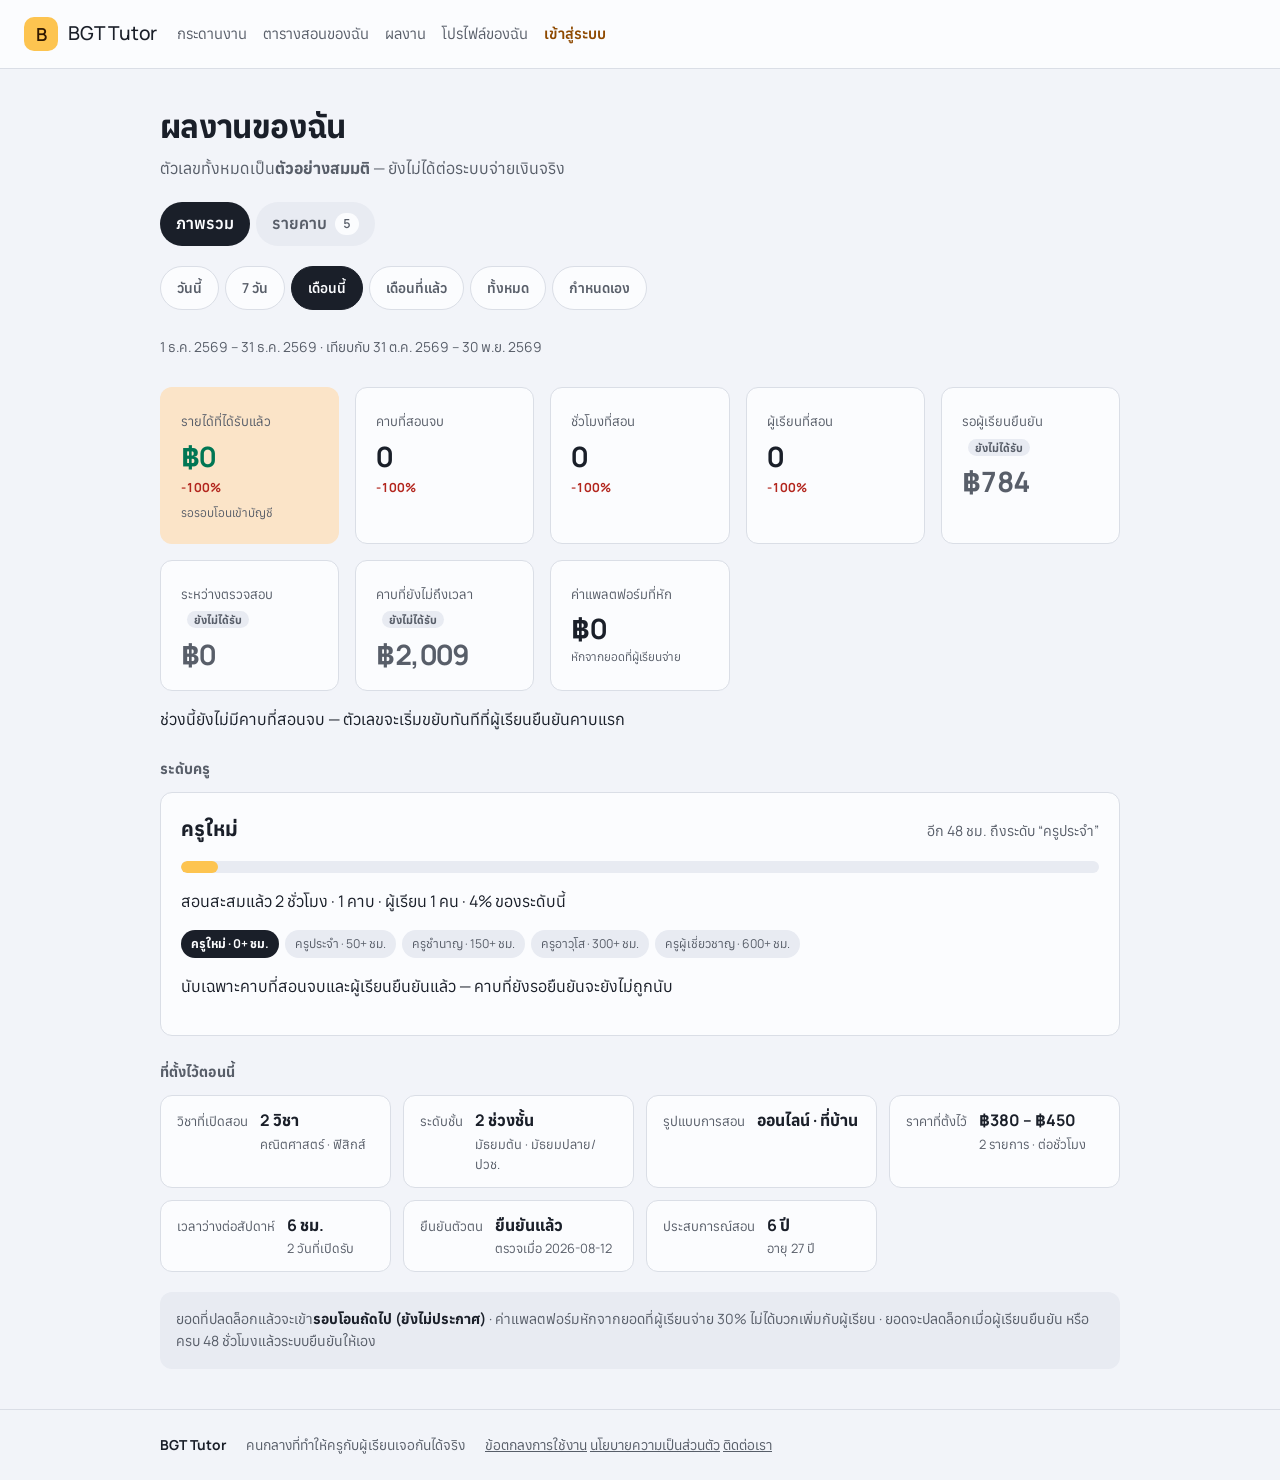
<file: teacher/teacher-earnings.html>
<!doctype html>
<!-- 🔴 ก้อน 4 (2026-09-01) — หน้าใหม่ตามจอ ④ ในหน้า landing (`#v4` ใน index.html)
     ที่มา: เดิมยอดเงินยัดอยู่บนหัว teacher-jobs.html เป็นตัวเลข 3 ก้อน คนละหน้าตากับจอ
            สเปกสั่งให้ย้ายออกมาเป็นหน้าของตัวเอง -> ไฟล์นี้
     🔴 ตัวเลขทุกตัวคิดจาก shared/lessons-seed.js ชุดเดียวกับ teacher-jobs.html
        ห้ามคิดสูตรเงินใหม่ในหน้านี้ ไม่งั้น 2 หน้าจะบอกยอดไม่ตรงกัน
     🔴 ห้ามประกาศวันรอบโอนที่ Owner ยังไม่เคาะ (MODEL ข้อ 8.4 · SYSTEM ข้อ 5) -->
<html lang="th">
<head>
<meta charset="UTF-8">
<meta name="referrer" content="same-origin">
<meta name="viewport" content="width=device-width, initial-scale=1">
<title>ผลงานของฉัน — BGT Tutor</title>
<link rel="preconnect" href="https://fonts.googleapis.com">
<link rel="preconnect" href="https://fonts.gstatic.com" crossorigin>
<link href="https://fonts.googleapis.com/css2?family=Anuphan:wght@400;500;600;700&family=Manrope:wght@400;500;600;700&display=swap" rel="stylesheet">
<link rel="stylesheet" href="../shared/tokens.css">
<link rel="stylesheet" href="../shared/logo.css">
<link rel="stylesheet" href="../shared/theme-v3.css">
<link rel="stylesheet" href="../shared/v4-rows.css">
<script src="../shared/lessons-seed.js"></script>
<!-- 🔴 2026-09-04 — วิชา/ราคา/ตารางว่าง มาจากไฟล์กลาง หน้านี้อ่านอย่างเดียว -->
<script src="../shared/teacher-data.js"></script>
<style>
body{margin:0;background:var(--color-paper);color:var(--color-ink);
  font-family:var(--font-body);line-height:1.6}
.wrap{max-width:960px;margin:0 auto;padding:0 var(--space-6)}
.sr-only{position:absolute;width:1px;height:1px;padding:0;margin:-1px;overflow:hidden;clip:rect(0 0 0 0);white-space:nowrap;border:0}
.site-footer{margin-top:var(--space-10);padding:var(--space-6) 0;border-top:1px solid var(--color-rule);
  color:var(--color-ink-2);font-size:.86rem}
.site-footer .wrap{display:flex;gap:var(--space-5);flex-wrap:wrap;align-items:center}
.site-footer a{color:inherit}
.foot-brand{font-family:var(--font-display);font-weight:700;color:var(--color-ink)}

/* ── กล่องตัวเลข (ท่า .mtile ของจอ ④) ── */
.mtiles{display:grid;grid-template-columns:repeat(auto-fit,minmax(150px,1fr));gap:var(--space-4);
  margin:0 0 var(--space-6)}
.mtile{border:1px solid var(--color-rule);border-radius:var(--radius-md);padding:var(--space-5);
  background:var(--color-surface)}
.mtile.is-hi{background:var(--color-accent-soft);border-color:transparent}
.mtile b{display:block;font-family:var(--font-display);font-weight:700;font-size:1.9rem;
  line-height:1.1;letter-spacing:-.02em;font-variant-numeric:tabular-nums}
.mtile span{display:block;font-size:.82rem;color:var(--color-ink-2);margin-top:4px}

/* ── แถบสัดส่วน (ท่า .mbar ของจอ ④) ── */
h4.sec{font-family:var(--font-display);font-weight:700;font-size:.9rem;color:var(--color-ink-2);
  margin:var(--space-6) 0 var(--space-3)}
.mbars{display:flex;flex-direction:column;gap:var(--space-4)}
.mbar-row{display:grid;grid-template-columns:1fr auto;gap:var(--space-3) var(--space-4);align-items:center}
.mbar-k{font-size:.92rem}
.mbar-k small{display:block;color:var(--color-ink-2);font-size:.8rem}
.mbar{grid-column:1 / -1;height:10px;border-radius:var(--radius-pill);
  background:var(--color-paper-2);overflow:hidden}
.mbar > i{display:block;height:100%;border-radius:var(--radius-pill);background:var(--color-amber)}
.mbar-row.is-ok .mbar > i{background:var(--color-ok)}
.mbar-row.is-mute .mbar > i{background:var(--color-ink-2);opacity:.35}

/* ── ตารางรายคาบ ── */
.money-row{display:grid;grid-template-columns:1fr auto;gap:var(--space-3);align-items:center;
  border-top:1px solid var(--color-rule);padding-block:var(--space-3)}
.money-row:first-child{border-top:0}
.money-k b{display:block;font-family:var(--font-display);font-weight:700}
.money-k small{display:block;color:var(--color-ink-2);font-size:.82rem}
.money-v{text-align:end;font-variant-numeric:tabular-nums}
.money-v b{display:block;font-family:var(--font-display);font-weight:700}
.money-v small{display:block;color:var(--color-ink-2);font-size:.8rem}
.note{margin-top:var(--space-5);padding:var(--space-4);border-radius:var(--radius-md);
  background:var(--color-paper-2);color:var(--color-ink-2);font-size:.88rem}
.note b{color:var(--color-ink)}
.empty{padding:var(--space-8) 0;color:var(--color-ink-2);text-align:center}
/* ── ระดับครู (2026-09-01) ── */
.rank{border:1px solid var(--color-rule);border-radius:var(--radius-md);
  padding:var(--space-5);background:var(--color-surface)}
.rank-top{display:flex;align-items:baseline;justify-content:space-between;gap:var(--space-3);flex-wrap:wrap}
.rank-now{font-family:var(--font-display);font-weight:700;font-size:1.25rem}
.rank-next{color:var(--color-ink-2);font-size:.88rem}
.rank-bar{height:12px;border-radius:var(--radius-pill);background:var(--color-paper-2);
  overflow:hidden;margin:var(--space-4) 0 var(--space-2)}
.rank-bar > i{display:block;height:100%;border-radius:var(--radius-pill);background:var(--color-amber)}
.rank-scale{display:flex;flex-wrap:wrap;gap:6px;margin-top:var(--space-4)}
.rank-step{font-size:.76rem;padding:4px 10px;border-radius:var(--radius-pill);
  background:var(--color-paper-2);color:var(--color-ink-2)}
.rank-step.is-got{background:var(--color-ok-soft);color:var(--color-ok);font-weight:600}
.rank-step.is-now{background:var(--color-ink);color:var(--color-surface);font-weight:700}
/* ── ยอดเงินแบบเรียบ ไม่มีหลอด % (Owner: ไม่มีกฎยอดขั้นต่ำถึงจะถอนได้) ── */
.money-sum{display:grid;grid-template-columns:repeat(auto-fit,minmax(190px,1fr));gap:var(--space-4)}
.money-cell{border:1px solid var(--color-rule);border-radius:var(--radius-md);padding:var(--space-4)}
.money-cell.is-ok{border-color:transparent;background:var(--color-ok-soft)}
.money-cell b{display:block;font-family:var(--font-display);font-weight:700;font-size:1.35rem;
  font-variant-numeric:tabular-nums}
.money-cell span{display:block;font-size:.82rem;color:var(--color-ink-2);margin-top:2px}
/* ── แถบเลือกช่วงวัน (2026-09-01) ── */
.range-head{display:flex;align-items:baseline;justify-content:space-between;gap:var(--space-3);flex-wrap:wrap}
.range-head .sec{margin-bottom:var(--space-3)}
.range-label{font-size:.86rem;color:var(--color-ink-2)}
.range-bar{display:flex;flex-direction:column;gap:var(--space-3);margin-bottom:var(--space-4)}
.range-chips{display:flex;flex-wrap:wrap;gap:6px}
.rchip{min-height:44px;padding:0 var(--space-4);font:inherit;font-size:.86rem;
  font-family:var(--font-display);font-weight:600;cursor:pointer;
  border:1px solid var(--color-rule);border-radius:var(--radius-pill);
  background:var(--color-surface);color:var(--color-ink-2)}
.rchip.is-on{background:var(--color-ink);border-color:var(--color-ink);color:var(--color-surface)}
.rchip:hover:not(.is-on){background:var(--color-paper-2);color:var(--color-ink)}
.rchip:focus-visible{outline:2px solid var(--color-focus);outline-offset:2px}
.range-custom{display:flex;gap:var(--space-4);flex-wrap:wrap}
/* 🔴 กับดักที่รู้แล้ว: attribute hidden แพ้ display:flex -> ต้องเขียนทับให้ชัด
   (เจอจริง 2026-09-04: เลือก “ทั้งหมด” แล้วช่องปฏิทินยังโผล่) */
.range-custom[hidden]{display:none}
.fldx{display:flex;flex-direction:column;gap:4px}
.fldx > span{font-size:.8rem;color:var(--color-ink-2)}
.fldx input{font:inherit;min-height:44px;padding:0 var(--space-3);border-radius:var(--radius-md);
  border:1px solid var(--color-rule-2);background:var(--color-surface);color:var(--color-ink)}
/* ── ตารางตัวเลขผลงาน (2026-09-04) — ท่าเดียวกับหน้า "ข้อมูล" ของ TikTok/Shopee
   Owner: "ไม่ต้องทำกราฟ ผมต้องการเป็นตัวเลขมากกว่า" ── */
.stat-grid{display:grid;grid-template-columns:repeat(auto-fit,minmax(160px,1fr));gap:var(--space-4)}
.stat{border:1px solid var(--color-rule);border-radius:var(--radius-md);
  padding:var(--space-5);background:var(--color-surface)}
.stat.is-hi{background:var(--color-accent-soft);border-color:transparent}
/* 🔴 2026-09-04 (Owner) — เงินที่ได้รับแล้วเป็นสีเขียว "ให้รู้สึกถึงตัวเลขที่ได้รับบวกมาจากการทำงาน"
   ใช้ --color-ok ตัวเดียวกับป้าย "เรียบร้อย" ทั้งเว็บ ไม่คิดสีใหม่ */
.stat.is-hi .stat-v{color:var(--color-ok)}
.stat-k{font-size:.82rem;color:var(--color-ink-2);line-height:1.4}
.stat-v{display:block;font-family:var(--font-display);font-weight:700;
  font-size:1.75rem;line-height:1.15;letter-spacing:-.02em;
  font-variant-numeric:tabular-nums;margin-top:6px}
.stat-d{display:inline-block;margin-top:6px;font-size:.78rem;font-weight:700;
  font-variant-numeric:tabular-nums}
.stat-d.up{color:var(--color-ok)}
.stat-d.down{color:var(--color-danger,#b3261e)}
.stat-d.flat{color:var(--color-ink-2);font-weight:400}
.stat-sub{display:block;margin-top:4px;font-size:.74rem;color:var(--color-ink-2)}
/* ป้าย "ยังไม่ได้รับ" — ใช้แทนวงเล็บ เพราะ (784) ในงานบัญชีแปลว่าติดลบ */
.stat-tag{display:inline-block;margin-inline-start:6px;padding:1px 7px;border-radius:var(--radius-pill);
  background:var(--color-paper-2);color:var(--color-ink-2);font-size:.68rem;font-weight:700;white-space:nowrap}
.stat.is-wait .stat-v{color:var(--color-ink-2)}
/* ── บล็อก "ที่ตั้งไว้ตอนนี้" — อ่านจาก shared/teacher-data.js ── */
.setup{display:grid;grid-template-columns:repeat(auto-fit,minmax(220px,1fr));gap:var(--space-3)}
.setup-row{display:flex;align-items:baseline;gap:var(--space-3);
  border:1px solid var(--color-rule);border-radius:var(--radius-md);
  padding:var(--space-3) var(--space-4);background:var(--color-surface)}
.setup-k{flex:none;font-size:.82rem;color:var(--color-ink-2)}
.setup-v{font-family:var(--font-display);font-weight:700;min-width:0}
.setup-v small{display:block;font-family:var(--font-body);font-weight:400;
  font-size:.8rem;color:var(--color-ink-2)}
</style>
</head>
<body>

  <!-- 🔴 แถบบนฝั่งครู — ชุดเดียวกันทุกหน้า (แก้ 2026-09-01)
       Owner จับได้ว่าเดิมแต่ละหน้ามีลิงก์ไม่เท่ากันและอยู่คนละตำแหน่ง
       เพราะผมเขียนใหม่ทีละก้อนโดยไม่ย้อนไปแก้หน้าเก่า
       🔴 เพิ่ม/ลบเมนู ต้องแก้ให้ครบทั้ง 4 หน้าเสมอ — ต้นฉบับลำดับอยู่ที่คอมเมนต์นี้:
          กระดานงาน · ตารางสอนของฉัน · ผลงาน · โปรไฟล์ของฉัน
       🔴 หน้าที่เปิดอยู่ต้องมี aria-current="page" ไม่งั้นคนหลงว่าตัวเองอยู่หน้าไหน -->
  <header class="topbar">
    <a class="logo" href="../index.html"><span class="logo-mark">B</span><span class="logo-text">BGT Tutor</span></a>
    <nav class="topnav" aria-label="เมนูครู">
      <a href="job-board.html">กระดานงาน</a>
      <a href="teacher-jobs.html">ตารางสอนของฉัน</a>
      <a href="teacher-earnings.html" aria-current="page" class="is-here">ผลงาน</a>
      <a href="teacher-settings.html">โปรไฟล์ของฉัน</a>
    </nav>
  </header>

<div class="page-head">
  <div class="wrap">
    <h1>ผลงานของฉัน</h1>
    <p>ตัวเลขทั้งหมดเป็น<b>ตัวอย่างสมมติ</b> — ยังไม่ได้ต่อระบบจ่ายเงินจริง</p>
  </div>
</div>

<section class="jb">
  <div class="wrap">
    <h2 class="sr-only">ผลงานของฉัน</h2>

    <div class="jb-tabs" role="tablist" aria-label="ผลงานของฉัน">
      <button type="button" class="jb-tab is-on" role="tab" aria-selected="true"
              aria-controls="panel-sum" id="tab-sum">ภาพรวม</button>
      <button type="button" class="jb-tab" role="tab" aria-selected="false"
              aria-controls="panel-each" id="tab-each">รายคาบ<span class="jb-n" id="n-each">0</span></button>
    </div>

    <div class="jb-panel" id="panel-sum" role="tabpanel" aria-labelledby="tab-sum" tabindex="-1">

      <!-- 🔴 แถบช่วงเวลา คุมเฉพาะ "ตัวเลขผลงานในช่วงนั้น"
           ระดับครูกับของที่ตั้งไว้ = สะสม/ค่าปัจจุบัน ไม่ผูกช่วงเวลา -->
      <div class="range-bar">
        <div class="range-chips" role="group" aria-label="ช่วงเวลา">
          <button type="button" class="rchip" data-range="today">วันนี้</button>
          <button type="button" class="rchip" data-range="7d">7 วัน</button>
          <button type="button" class="rchip is-on" data-range="this-month">เดือนนี้</button>
          <button type="button" class="rchip" data-range="last-month">เดือนที่แล้ว</button>
          <button type="button" class="rchip" data-range="all">ทั้งหมด</button>
          <button type="button" class="rchip" data-range="custom">กำหนดเอง</button>
        </div>
        <div class="range-custom" id="range-custom" hidden>
          <label class="fldx"><span>ตั้งแต่</span><input type="date" id="range-from"></label>
          <label class="fldx"><span>ถึง</span><input type="date" id="range-to"></label>
        </div>
        <p class="range-label" id="range-label">—</p>
      </div>

      <div class="stat-grid" id="stats"></div>
      <p class="helper" id="stat-note"></p>

      <h4 class="sec">ระดับครู</h4>
      <div class="rank" id="rank"></div>

      <h4 class="sec">ที่ตั้งไว้ตอนนี้</h4>
      <div class="setup" id="setup"></div>

      <p class="note" id="payout-note"></p>
    </div>

    <div class="jb-panel" id="panel-each" role="tabpanel" aria-labelledby="tab-each" tabindex="-1" hidden>
      <div id="money-list"></div>
    </div>
  </div>
</section>

<footer class="site-footer">
  <div class="wrap">
    <span class="foot-brand">BGT Tutor</span>
    <span>คนกลางที่ทำให้ครูกับผู้เรียนเจอกันได้จริง</span>
    <nav aria-label="ลิงก์ทางกฎหมาย">
      <a href="#">ข้อตกลงการใช้งาน</a>
      <a href="#">นโยบายความเป็นส่วนตัว</a>
      <a href="#">ติดต่อเรา</a>
    </nav>
  </div>
</footer>

<script>
(function () {
  'use strict';
  function $(id) { return document.getElementById(id); }
  function el(tag, cls, text) {
    var n = document.createElement(tag);
    if (cls) n.className = cls;
    if (text != null) n.textContent = text;   /* 🔴 textContent เท่านั้น ห้าม innerHTML */
    return n;
  }

  /* 🔴 ค่าคงที่เรื่องเงินมาจากไฟล์กลาง — ห้ามประกาศทับที่นี่ */
  var CONFIG = window.BGT_LESSON_CONFIG;
  var SEED   = window.BGT_LESSON_SEED;

  var STATUS_LABEL = {
    confirmed: 'ยืนยันแล้ว รอถึงเวลา', in_progress: 'กำลังสอน',
    taught: 'รอผู้เรียนยืนยัน', completed: 'เรียบร้อย', disputed: 'ระหว่างตรวจสอบ'
  };
  var MODE_LABEL = { online: 'ออนไลน์', home: 'ที่บ้าน', public: 'สถานที่อื่นๆ' };

  /* ── กระเป๋าสถานะคาบ: ชุดเดียวกับ teacher-jobs.html (localStorage · อายุ 2 ชม.) ──
     🔴 อ่านอย่างเดียว หน้านี้ไม่เขียนสถานะ — คนกดเริ่ม/จบคาบคือหน้าตารางสอน */
  var LESSON_KEY = 'bgt_lessons';
  var LESSON_TTL = 2 * 60 * 60 * 1000;
  function readBox() {
    var raw = null;
    try { raw = localStorage.getItem(LESSON_KEY); } catch (e) { return null; }
    if (!raw) return null;
    var o = null;
    try { o = JSON.parse(raw); } catch (e) { return null; }
    if (!o || o.v !== 1 || !o.lessons || typeof o.lessons !== 'object') return null;
    if (!o.ts || (Date.now() - o.ts) > LESSON_TTL) return null;
    return o;
  }

  function build() {
    var box = readBox();
    var base = Date.now();
    return SEED.map(function (s) {
      var startAt = base + s.offsetMin * 60000;
      var L = {
        id: s.id, jobId: s.jobId, learner: s.learner, subject: s.subject,
        mode: s.mode, len: s.len, price: s.price,
        startAt: startAt, endAt: startAt + s.len * 60000,
        status: s.status, taughtAt: null, closedAt: null, closedBy: null, reason: null
      };
      if (s.status === 'taught') L.taughtAt = base - (s.taughtAgoH || 1) * 3600000;
      if (s.status === 'completed') { L.taughtAt = L.endAt; L.closedAt = L.endAt + 3600000; L.closedBy = s.confirmedBy || 'learner'; }
      var e = box && box.lessons ? box.lessons[s.id] : null;
      if (e && e.status) {
        L.status = e.status;
        if (e.taughtAt != null) L.taughtAt = e.taughtAt;
        if (e.closedAt != null) L.closedAt = e.closedAt;
        if (e.closedBy != null) L.closedBy = e.closedBy;
        if (e.reason  != null) L.reason  = e.reason;
      }
      return L;
    });
  }

  /* ── สูตรเงิน: ต้องเหมือน teacher-jobs.html เป๊ะ ── */
  function gross(L) { return L.price * (L.len / 60); }
  function fee(L)   { return gross(L) * CONFIG.feeSingle; }
  function net(L)   { return Math.round(gross(L) - fee(L)); }
  function baht(n)  { return '฿' + Math.round(n).toLocaleString('th-TH'); }

  var LESSONS = build();

  /* ══════════════════════════════════════════════════════════════════════
     แดชบอร์ดครู (2026-09-04)
     🔴 Owner สั่ง: "ไม่ต้องทำกราฟ ทำเป็นหลอด/ตัวเลข" + "ต้องดูได้ตั้งแต่ 0"
        -> ครูที่ยังไม่มีคาบสักคาบ ต้องเปิดหน้านี้แล้วอ่านรู้เรื่อง ไม่ใช่จอว่าง
     🔴 ตัวเลขทุกตัวคำนวณจากคาบจริงใน shared/lessons-seed.js + สถานะใน localStorage
        ไม่มีตัวเลขไหนพิมพ์ตายไว้เพื่อให้ดูสวย
     ══════════════════════════════════════════════════════════════════════ */
  var TD = window.BGT_TEACHER;

  function ymd(d) {
    return d.getFullYear() + '-' + String(d.getMonth() + 1).padStart(2, '0') + '-' + String(d.getDate()).padStart(2, '0');
  }
  function startOfDay(iso) { return new Date(iso + 'T00:00:00').getTime(); }
  function endOfDay(iso)   { return new Date(iso + 'T23:59:59.999').getTime(); }

  function presetRange(kind) {
    var t = new Date();
    if (kind === 'today')      return [ymd(t), ymd(t)];
    if (kind === '7d')         return [ymd(new Date(t.getFullYear(), t.getMonth(), t.getDate() - 6)), ymd(t)];
    if (kind === 'this-month') return [ymd(new Date(t.getFullYear(), t.getMonth(), 1)), ymd(new Date(t.getFullYear(), t.getMonth() + 1, 0))];
    if (kind === 'last-month') return [ymd(new Date(t.getFullYear(), t.getMonth() - 1, 1)), ymd(new Date(t.getFullYear(), t.getMonth(), 0))];
    return null;   /* all */
  }

  var TH_MONTH = ['ม.ค.','ก.พ.','มี.ค.','เม.ย.','พ.ค.','มิ.ย.','ก.ค.','ส.ค.','ก.ย.','ต.ค.','พ.ย.','ธ.ค.'];
  function thDate(iso) {
    var d = new Date(iso + 'T00:00:00');
    /* 🔴 พ.ศ. = ค.ศ. + 543 เฉย ๆ (เคยใส่สูตรเกินจนได้ปี 3069) */
    return d.getDate() + ' ' + TH_MONTH[d.getMonth()] + ' ' + (d.getFullYear() + 543);
  }

  /* ── รวมตัวเลขของช่วงหนึ่ง ── */
  function sumRange(from, to) {
    var r = { earned: 0, pending: 0, held: 0, future: 0, fee: 0, done: 0, hours: 0, learners: {} };
    LESSONS.forEach(function (L) {
      if (from && to && (L.startAt < startOfDay(from) || L.startAt > endOfDay(to))) return;
      /* 🔴 taught ≠ completed — รายได้นับเฉพาะคาบที่ผู้เรียนยืนยันแล้ว (SYSTEM ข้อ 8) */
      if (L.status === 'completed') {
        r.earned += net(L); r.fee += gross(L) - net(L);
        r.done++; r.hours += L.len / 60; r.learners[L.learnerId || L.learner] = 1;
      } else if (L.status === 'taught') r.pending += net(L);
      /* 🔴 เงินทุกบาทต้องอยู่ในช่องใดช่องหนึ่ง — disputed ห้ามหายจากจอ */
      else if (L.status === 'disputed') r.held += net(L);
      else if (L.status === 'confirmed' || L.status === 'in_progress') r.future += net(L);
    });
    r.nLearners = Object.keys(r.learners).length;
    return r;
  }

  /* ── ช่วงก่อนหน้าที่ "ยาวเท่ากัน" เอาไว้เทียบ % ── */
  function prevRange(from, to) {
    if (!from || !to) return null;
    var f = startOfDay(from), t = endOfDay(to);
    var len = t - f + 1;
    return [ymd(new Date(f - len)), ymd(new Date(f - 1))];
  }

  function delta(now, before) {
    /* ไม่มีของเทียบ = ไม่โม้ ขึ้นขีดไปเลย */
    if (before == null || before === 0) return { txt: now > 0 ? 'ใหม่' : '—', cls: now > 0 ? 'up' : 'flat' };
    var p = Math.round((now - before) / before * 100);
    if (p === 0) return { txt: 'เท่าเดิม', cls: 'flat' };
    return { txt: (p > 0 ? '+' : '') + p + '%', cls: p > 0 ? 'up' : 'down' };
  }

  function statCard(label, value, d, hi, sub, tag) {
    var c = el('div', 'stat' + (hi ? ' is-hi' : '') + (tag ? ' is-wait' : ''));
    var head = el('span', 'stat-k');
    head.appendChild(document.createTextNode(label));
    if (tag) head.appendChild(el('span', 'stat-tag', tag));
    c.appendChild(head);
    c.appendChild(el('b', 'stat-v', value));
    if (d) c.appendChild(el('span', 'stat-d ' + d.cls, d.txt));
    if (sub) c.appendChild(el('span', 'stat-sub', sub));
    return c;
  }

  function paintStats(from, to) {
    var cur = sumRange(from, to);
    var pv = prevRange(from, to);
    var old = pv ? sumRange(pv[0], pv[1]) : null;

    var box = $('stats');
    box.textContent = '';
    /* 🔴 2026-09-04 (Owner) — เลิกใช้คำว่า "ปลดล็อก" มันเป็นศัพท์ระบบ ครูอ่านไม่ออก
       ใช้ "รายได้ที่ได้รับแล้ว" + บอกต่อว่ารอรอบโอน จะได้ไม่เข้าใจว่าเงินเข้าบัญชีแล้ว
       🔴 เงินที่ครูยังไม่ได้ ไม่ใส่วงเล็บ — ในงานบัญชี (784) แปลว่าติดลบ คนอ่านผิดแน่
          ใช้ป้าย "ยังไม่ได้รับ" กำกับแทน ชัดกว่าและไม่ชนกับความหมายเดิม */
    box.appendChild(statCard('รายได้ที่ได้รับแล้ว', baht(cur.earned), old ? delta(cur.earned, old.earned) : null, true, 'รอรอบโอนเข้าบัญชี'));
    box.appendChild(statCard('คาบที่สอนจบ', String(cur.done), old ? delta(cur.done, old.done) : null));
    box.appendChild(statCard('ชั่วโมงที่สอน', String(Math.round(cur.hours * 10) / 10), old ? delta(cur.hours, old.hours) : null));
    box.appendChild(statCard('ผู้เรียนที่สอน', String(cur.nLearners), old ? delta(cur.nLearners, old.nLearners) : null));
    box.appendChild(statCard('รอผู้เรียนยืนยัน', baht(cur.pending), null, false, null, 'ยังไม่ได้รับ'));
    box.appendChild(statCard('ระหว่างตรวจสอบ', baht(cur.held), null, false, null, 'ยังไม่ได้รับ'));
    box.appendChild(statCard('คาบที่ยังไม่ถึงเวลา', baht(cur.future), null, false, null, 'ยังไม่ได้รับ'));
    box.appendChild(statCard('ค่าแพลตฟอร์มที่หัก', baht(cur.fee), null, false, 'หักจากยอดที่ผู้เรียนจ่าย'));

    $('range-label').textContent = (from && to ? thDate(from) + ' – ' + thDate(to) : 'ตั้งแต่เริ่มใช้งาน')
      + (pv ? ' · เทียบกับ ' + thDate(pv[0]) + ' – ' + thDate(pv[1]) : '');

    /* 🔴 ข้อความตอนยังไม่มีคาบ — ครูเปิดวันแรกต้องไม่เจอจอว่างเปล่า */
    $('stat-note').textContent = cur.done === 0
      ? 'ช่วงนี้ยังไม่มีคาบที่สอนจบ — ตัวเลขจะเริ่มขยับทันทีที่ผู้เรียนยืนยันคาบแรก'
      : 'เปอร์เซ็นต์เทียบกับช่วงก่อนหน้าที่ยาวเท่ากัน · รายได้เป็นยอดหลังหักค่าแพลตฟอร์มแล้ว';
  }

  /* ══ ระดับครู — สะสมทั้งชีวิต ไม่ผูกช่วงเวลา ══
     🔴 ยังไม่ผูกส่วนลดค่า GP: MODEL ข้อ 8.5 เขียนล็อกไว้เองว่า "ข้อเสนอ ไม่ใช่ข้อสรุป
        Owner ยังไม่เคาะ · ห้ามเอาตัวเลขในข้อนี้ขึ้นหน้าเว็บ" -> เคาะแล้วเติม fee ในตารางนี้ */
  var TIERS = [
    { at: 0,   name: 'ครูใหม่' },
    { at: 50,  name: 'ครูประจำ' },
    { at: 150, name: 'ครูชำนาญ' },
    { at: 300, name: 'ครูอาวุโส' },
    { at: 600, name: 'ครูผู้เชี่ยวชาญ' }
  ];
  (function paintRank() {
    var all = sumRange(null, null);
    var hours = all.hours;
    var i = 0;
    for (var k = 0; k < TIERS.length; k++) if (hours >= TIERS[k].at) i = k;
    var cur = TIERS[i], next = TIERS[i + 1] || null;

    var box = $('rank');
    var top = el('div', 'rank-top');
    top.appendChild(el('span', 'rank-now', cur.name));
    top.appendChild(el('span', 'rank-next', next
      ? 'อีก ' + (Math.round((next.at - hours) * 10) / 10) + ' ชม. ถึงระดับ “' + next.name + '”'
      : 'ถึงระดับสูงสุดแล้ว'));
    box.appendChild(top);

    /* หลอดวิ่งจากขั้นปัจจุบันไปขั้นถัดไป ไม่ใช่จาก 0 — ครูระดับสูงจะได้ไม่เห็นหลอดเต็มตลอด */
    var from = cur.at, to = next ? next.at : Math.max(hours, cur.at + 1);
    var pct = next ? Math.max(0, Math.min(100, Math.round((hours - from) / (to - from) * 100))) : 100;
    var bar = el('div', 'rank-bar');
    var fill = el('i');
    fill.style.width = pct + '%';
    bar.appendChild(fill);
    box.appendChild(bar);
    box.appendChild(el('p', 'helper', 'สอนสะสมแล้ว ' + (Math.round(hours * 10) / 10) + ' ชั่วโมง'
      + ' · ' + all.done + ' คาบ · ผู้เรียน ' + all.nLearners + ' คน'
      + (next ? ' · ' + pct + '% ของระดับนี้' : '')));

    var scale = el('div', 'rank-scale');
    TIERS.forEach(function (t, k) {
      scale.appendChild(el('span', 'rank-step' + (k === i ? ' is-now' : (k < i ? ' is-got' : '')),
        t.name + ' · ' + t.at + '+ ชม.'));
    });
    box.appendChild(scale);
    box.appendChild(el('p', 'helper',
      'นับเฉพาะคาบที่สอนจบและผู้เรียนยืนยันแล้ว — คาบที่ยังรอยืนยันจะยังไม่ถูกนับ'));
  })();

  /* ══ ที่ตั้งไว้ตอนนี้ — อ่านจาก shared/teacher-data.js (หน้าโปรไฟล์เขียน) ══ */
  (function paintSetup() {
    var d = TD.read(), box = $('setup');
    function row(k, v, sub) {
      var r = el('div', 'setup-row');
      r.appendChild(el('span', 'setup-k', k));
      var val = el('span', 'setup-v');
      val.appendChild(document.createTextNode(v));
      if (sub) val.appendChild(el('small', null, sub));
      r.appendChild(val);
      box.appendChild(r);
    }
    var subj = TD.openSubjects(d), gr = TD.openGrades(d), md = TD.openModes(d);
    var pr = TD.priceRange(d);
    row('วิชาที่เปิดสอน', subj.length ? subj.length + ' วิชา' : 'ยังไม่ได้เปิด', subj.join(' · ') || 'เปิดวิชาก่อน ผู้เรียนถึงจะเจอคุณ');
    row('ระดับชั้น', gr.length ? gr.length + ' ช่วงชั้น' : 'ยังไม่ได้เลือก', gr.join(' · '));
    row('รูปแบบการสอน', md.length ? md.join(' · ') : 'ยังไม่ได้เลือก', '');
    row('ราคาที่ตั้งไว้', pr ? (pr.min === pr.max ? baht(pr.min) : baht(pr.min) + ' – ' + baht(pr.max)) : 'ยังไม่ได้ตั้ง',
        pr ? pr.n + ' รายการ · ต่อชั่วโมง' : 'ตั้งราคาก่อน ผู้เรียนถึงจะกดจองได้');
    row('เวลาว่างต่อสัปดาห์', TD.weeklyHours(d) + ' ชม.', TD.openDays(d) + ' วันที่เปิดรับ');
    row('ยืนยันตัวตน', d.profile.verified ? 'ยืนยันแล้ว' : 'ยังไม่ยืนยัน',
        d.profile.verified ? 'ตรวจเมื่อ ' + d.profile.verifiedAt : 'ส่งเอกสารในหน้าโปรไฟล์');
    row('ประสบการณ์สอน', (d.profile.expYears || 0) + ' ปี', TD.age() != null ? 'อายุ ' + TD.age() + ' ปี' : '');
  })();

  /* 🔴 ห้ามเขียนวันโอนเป็นคำสัญญาจนกว่า Owner จะเคาะ (กฎเหล็กข้อ 1) */
  $('payout-note').appendChild(document.createTextNode('ยอดที่ปลดล็อกแล้วจะเข้า'));
  $('payout-note').appendChild(el('b', null, CONFIG.payoutRoundTh + ' (ยังไม่ประกาศ)'));
  $('payout-note').appendChild(document.createTextNode(
    ' · ค่าแพลตฟอร์มหักจากยอดที่ผู้เรียนจ่าย ' + Math.round(CONFIG.feeSingle * 100) + '% ไม่ได้บวกเพิ่มกับผู้เรียน'
    + ' · ยอดจะปลดล็อกเมื่อผู้เรียนยืนยัน หรือครบ ' + CONFIG.confirmWindowH + ' ชั่วโมงแล้วระบบยืนยันให้เอง'));

  /* ── แถบเลือกช่วง ── */
  (function setupRange() {
    var KEY = 'bgt_earn_range';
    var chips = [].slice.call(document.querySelectorAll('.rchip'));
    var custom = $('range-custom'), fromEl = $('range-from'), toEl = $('range-to');

    function apply(kind) {
      chips.forEach(function (c) { c.classList.toggle('is-on', c.getAttribute('data-range') === kind); });
      custom.hidden = kind !== 'custom';
      var r;
      if (kind === 'custom') {
        if (!fromEl.value || !toEl.value) { var p = presetRange('this-month'); fromEl.value = p[0]; toEl.value = p[1]; }
        /* กรอกกลับหัว = สลับให้เอง ดีกว่าขึ้น error */
        if (fromEl.value > toEl.value) { var t = fromEl.value; fromEl.value = toEl.value; toEl.value = t; }
        r = [fromEl.value, toEl.value];
      } else {
        r = presetRange(kind);
        if (r) { fromEl.value = r[0]; toEl.value = r[1]; }
      }
      paintStats(r ? r[0] : null, r ? r[1] : null);
      try { sessionStorage.setItem(KEY, kind); } catch (e) {}
    }

    chips.forEach(function (c) { c.addEventListener('click', function () { apply(c.getAttribute('data-range')); }); });
    [fromEl, toEl].forEach(function (i) { i.addEventListener('change', function () { apply('custom'); }); });

    var saved = null;
    try { saved = sessionStorage.getItem(KEY); } catch (e) {}
    var ok = ['today','7d','this-month','last-month','all','custom'];
    apply(saved && ok.indexOf(saved) > -1 ? saved : 'this-month');
  })();

  /* ── แท็บ "รายคาบ" ── */
  var money = $('money-list');
  var withMoney = LESSONS.slice().sort(function (a, b) { return b.startAt - a.startAt; });
  $('n-each').textContent = String(withMoney.length);
  if (!withMoney.length) {
    money.appendChild(el('p', 'empty', 'ยังไม่มีคาบเรียน'));
  } else {
    withMoney.forEach(function (L) {
      var row = el('div', 'money-row');
      var k = el('span', 'money-k');
      k.appendChild(el('b', null, L.learner + ' · ' + L.subject));
      k.appendChild(el('small', null,
        [STATUS_LABEL[L.status] || L.status, MODE_LABEL[L.mode] || L.mode, (L.len / 60) + ' ชม.'].join(' · ')));
      row.appendChild(k);
      var v = el('span', 'money-v');
      v.appendChild(el('b', null, baht(net(L))));
      v.appendChild(el('small', null, 'ผู้เรียนจ่าย ' + baht(gross(L))));
      row.appendChild(v);
      money.appendChild(row);
    });
  }

  /* ── สลับแท็บ (ชุดเดียวกับอีก 2 หน้า · hidden ตรง ๆ ห้ามใส่ transition) ── */
  var TABS = ['sum', 'each'];
  function goTab(name) {
    if (TABS.indexOf(name) === -1) name = 'sum';
    TABS.forEach(function (t) {
      var btn = $('tab-' + t), panel = $('panel-' + t), on = t === name;
      btn.classList.toggle('is-on', on);
      btn.setAttribute('aria-selected', on ? 'true' : 'false');
      panel.hidden = !on;
    });
  }
  TABS.forEach(function (t) { $('tab-' + t).addEventListener('click', function () { goTab(t); }); });
  $('tab-sum').parentNode.addEventListener('keydown', function (e) {
    if (e.key !== 'ArrowLeft' && e.key !== 'ArrowRight') return;
    var cur = TABS.filter(function (t) { return $('tab-' + t).classList.contains('is-on'); })[0] || 'sum';
    var i = TABS.indexOf(cur) + (e.key === 'ArrowRight' ? 1 : -1);
    var next = TABS[(i + TABS.length) % TABS.length];
    goTab(next); $('tab-' + next).focus(); e.preventDefault();
  });
})();
</script>
<script src="../shared/accounts.js"></script>
</body>
</html>
</file>
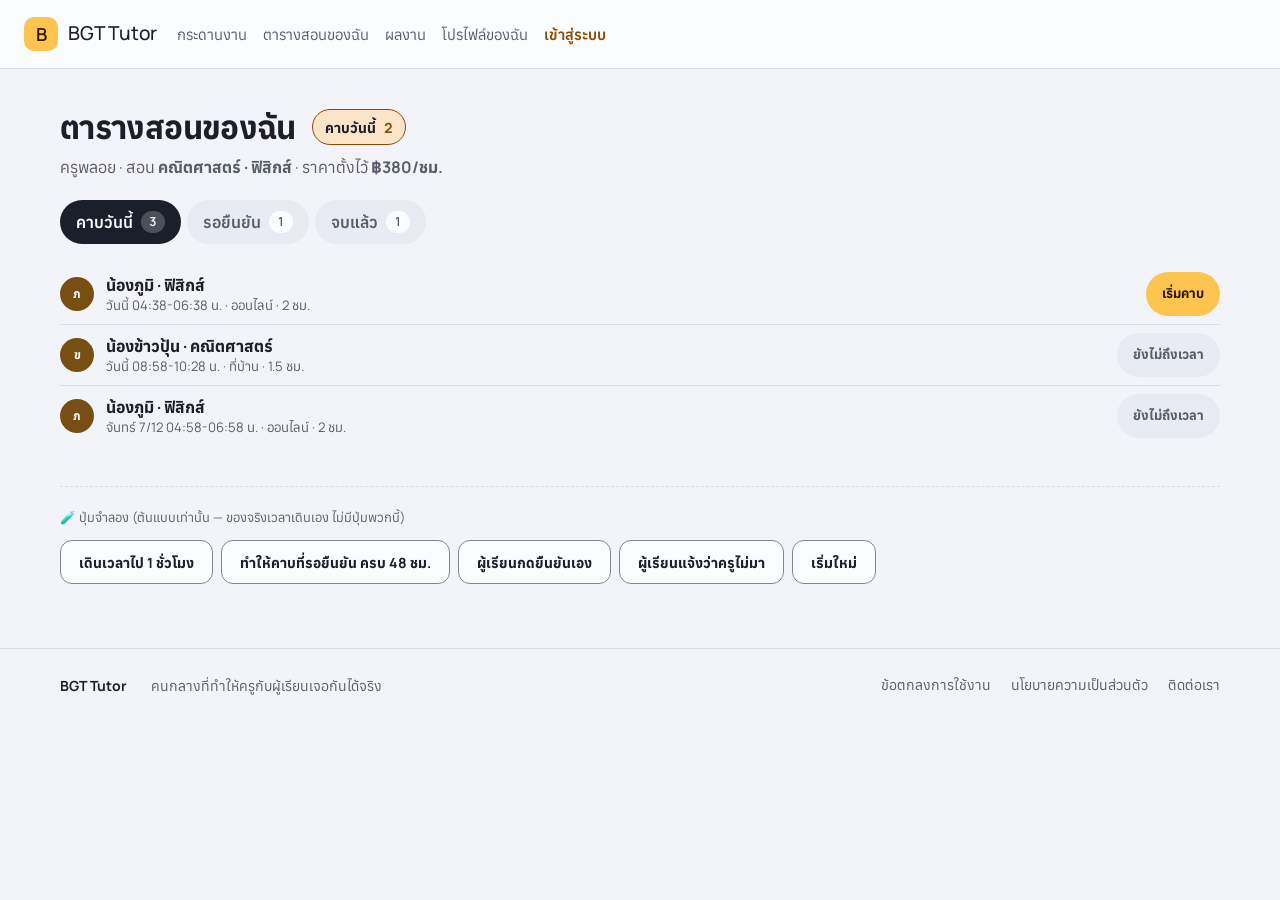
<file: teacher/teacher-jobs.html>
<!DOCTYPE html>
<!--
  PROTOTYPE (ทาง A) — ยังไม่มี backend จริง ข้อมูลไม่ถูกบันทึกที่ไหน
  ก้อน D · ขั้น 7 — "ตารางสอนของฉัน" ฝั่งครู
  ที่เดียวที่ครูกด "เริ่มคาบ" / "จบคาบ" ซึ่งเป็นเงื่อนไขปล่อยเงิน (SYSTEM ข้อ 20)
  (Owner ให้ go 2026-08-24 · LOG รายการ 150)

  ระบบดีไซน์: design.md + tokens.css (ห้ามสร้างสีหรือฟอนต์ใหม่ในไฟล์นี้)

  🔗 ของที่หน้านี้ "ยืมมาใช้ ห้ามออกแบบใหม่" (SYSTEM ข้อ 4.6):
     · CSS ทั้งบล็อก = สำเนาจาก my-jobs.html (หน้าคู่ขนานฝั่งผู้เรียน) — แก้ที่ต้นฉบับแล้วต้องไล่มาแก้ที่นี่
     · ME (ครูที่ล็อกอิน) = สำเนาจาก job-board.html ค้น `var ME` — ต้นฉบับอยู่ที่นั่น
     · ชิปสถานะ .st / .st--wait|act|ok|off = ชุดเดียวกับ booking.html
     · MODE_LABEL / SLOT ป้ายภาษาไทย = สำเนาลิสต์กลาง ต้นฉบับ signup-parent.html

  🔴 สถานะใช้ชุดเดียวของ SYSTEM ข้อ 8 · รหัสอังกฤษคือของจริง ข้อความไทยเป็นแค่ป้ายบนจอ
     เส้นทางของหน้านี้: confirmed → in_progress → taught → completed | disputed (SYSTEM ข้อ 8 กติกาข้อ 7)
     · taught ≠ completed — taught คือ "ครูอ้างว่าสอนแล้ว" ยังไม่ปลดล็อกเงิน
     · ครบ 48 ชม. ไม่มีใครกด = ระบบยืนยันเอง (Owner เคาะ 2026-08-24 · LOG 150)

  💸 ตัวเลขเงินในหน้านี้ = ค่าตั้งค่าได้ทั้งหมด ห้าม hardcode กระจาย (MODEL ข้อ 7.1)
     รวมไว้ที่ CONFIG ก้อนเดียว → งาน B ดึงจากหลังบ้านแทน
     ⚠️ ขั้นบันได 30%→20% ที่เสนอไว้ MODEL ข้อ 8.3 ยังไม่ผ่าน Owner — หน้านี้ยังใช้ 30% คงที่ตามของเดิม

  🔐 ห้ามแสดงทุกหน้า: เบอร์ · ID LINE · ที่อยู่เต็ม · ชื่อ-นามสกุลจริง
  ⚠️ แผง/modal ห้ามใช้ transition+visibility -> สลับ display ตรง ๆ (กับดักที่รู้แล้ว)
  ⚠️ การพับ/กางแผง ใช้ [hidden] เท่านั้น ห้าม max-height+overflow:hidden
-->
<html lang="th">
<head>
<meta charset="UTF-8">
  <!-- 🔴 กัน URL (ที่มีรหัสงาน/รหัสคาบ) หลุดไปกับ Referer ตอนโหลดฟอนต์ -->
  <meta name="referrer" content="same-origin">
<meta name="viewport" content="width=device-width, initial-scale=1">
<title>ตารางสอนของฉัน — BGT Tutor</title>
<link rel="preconnect" href="https://fonts.googleapis.com">
<link rel="preconnect" href="https://fonts.gstatic.com" crossorigin>
<link href="https://fonts.googleapis.com/css2?family=Anuphan:wght@400;500;600;700&family=Manrope:wght@400;500;600;700&display=swap" rel="stylesheet">
<link rel="stylesheet" href="../shared/tokens.css">
<link rel="stylesheet" href="../shared/logo.css">
<!-- 🎨 หน้าตาแบบ index-v3 (Owner สั่ง LOG 191) · ลบบรรทัดนี้ = กลับไปแบบเดิมทันที -->
<link rel="stylesheet" href="../shared/theme-v3.css">
<!-- 🆕 v4: วิธีจัดหน้าแบบจอจำลองใน index-v3 (Owner สั่ง 2026-08-31) -->
<link rel="stylesheet" href="../shared/v4-stepflow.css">
<link rel="stylesheet" href="../shared/v4-jobrow.css">
<link rel="stylesheet" href="../shared/v4-rows.css">
<script src="../shared/lessons-seed.js"></script>
<style>
/* Hallmark · macrostructure: Ecosystem Index · genre: modern-minimal · design-system: design.md
 * nav: N3 side-rail · footer: Ft2 inline · enrichment: none (typography only)
 * ชื่อคลาสร่วมกับ job-board.html / post-job.html / booking.html ทั้งหมด ห้ามคิดชื่อใหม่ให้ของเดิม
 *
 * ⚠️ คลาสใหม่ที่หน้านี้เพิ่ม (ไม่มีในหน้าอื่น) และเหตุผลที่ต้องเป็นของตัวเอง:
 *    .learner-strip / .lchip = แถบสลับชื่อลูก (ผู้ปกครองมีลูกได้หลายคน — CLAUDE.md กฎ 8ข ข้อ 2)
 *    .offers-panel / .off-* = รายการข้อเสนอที่กางออกใต้การ์ด (ฝั่งครูไม่มีแผงนี้)
 */
*{box-sizing:border-box;margin:0;padding:0}
/* [hidden] ต้องประกาศในชั้นของเราเอง ไม่งั้นคลาสที่มี display: จะทับ (บั๊ก 2026-08-13) */
[hidden]{display:none !important}
html{overflow-x:clip;scroll-behavior:smooth}
@media (prefers-reduced-motion:reduce){html{scroll-behavior:auto}}
body{
  font-family:var(--font-sans);color:var(--color-ink);
  line-height:1.65;font-size:16px;overflow-x:clip;background:var(--color-paper);
}
h1,h2,h3,.logo,.btn,.chip{font-family:var(--font-display)}
h1,h2,h3{font-style:normal;font-weight:700;color:var(--color-ink);letter-spacing:-0.015em;overflow-wrap:anywhere;min-width:0}
a{color:inherit}
img{max-width:100%;display:block}
.wrap{max-width:1200px;width:100%;margin:0 auto;padding:0 var(--space-5)}

/* 🔴 2026-09-01 — เดิมเป็น flex เพื่อวางเมนูข้าง พอเอา .topbar มาไว้ข้างใน
   แถบบนกลายเป็น "คอลัมน์ซ้าย" กินที่ครึ่งจอ (Owner เห็นจากภาพ)
   ต้องเป็น block เหมือนหน้าครูอื่นทุกหน้า */
.page-shell{display:block;min-height:100vh}
.content-col{flex:1;min-width:0;display:flex;flex-direction:column}
.content-col > .wrap{width:100%}
/* 🔴 ถอดแล้ว — ไม่มีเมนูข้างให้วางข้าง ๆ อีกต่อไป */

.back-link{
  min-height:44px;box-sizing:border-box;font-size:var(--text-sm);font-weight:600;line-height:1;
  color:var(--color-ink-2);text-decoration:none;display:inline-flex;align-items:center;
  padding:0 var(--space-3);border-radius:var(--radius-sm);white-space:nowrap;
}
.back-link:hover{background:var(--color-paper-2);color:var(--color-ink)}
.back-link:focus-visible,.logo:focus-visible{outline:2px solid var(--color-focus);outline-offset:2px;border-radius:var(--radius-sm)}

.sidebar{display:none}
.sidenav{display:flex;flex-direction:column;gap:1px;margin-top:var(--space-8)}
.sidenav a{
  display:flex;align-items:center;gap:12px;padding:9px 12px;border-radius:var(--radius-sm);
  font-size:var(--text-sm);font-weight:400;color:var(--color-ink-2);text-decoration:none;
  transition:background-color var(--dur-short) var(--ease-out);
}
.sidenav-num{font-family:var(--font-display);font-size:var(--text-xs);font-weight:700;color:var(--color-muted);min-width:20px;font-variant-numeric:tabular-nums;text-align:right}
@media (hover:hover){.sidenav a:hover{background:var(--color-paper-2);color:var(--color-ink)}}
.sidenav a.active{background:var(--color-accent-soft);color:var(--color-ink);font-weight:600}
.sidenav a.active .sidenav-num{color:var(--color-accent-deep)}
.sidenav a:focus-visible{outline:2px solid var(--color-focus);outline-offset:-2px;border-radius:var(--radius-sm)}
.side-note{
  margin-top:auto;padding-top:var(--space-6);font-size:var(--text-sm);color:var(--color-ink-2);line-height:1.55;
  border-top:1px solid var(--color-rule);
}
.side-note strong{display:block;font-family:var(--font-display);color:var(--color-ink);margin-bottom:4px}
.side-cta{margin-top:var(--space-6);display:flex;flex-direction:column;gap:var(--space-2)}

/* ตัวนับ "รอคุณตัดสินใจ" — ต้องเห็นตลอดทั้งจอเล็กและจอใหญ่ (ทรงเดียวกับ .quota ของ job-board) */
.quota{
  display:inline-flex;align-items:center;gap:8px;min-height:36px;padding:0 12px;
  border-radius:var(--radius-pill);background:var(--color-paper-2);border:1px solid var(--color-rule);
  font-family:var(--font-display);font-size:var(--text-sm);font-weight:700;color:var(--color-ink);
  font-variant-numeric:tabular-nums;white-space:nowrap;
}
.quota .q-num{color:var(--color-accent-deep)}
.quota.is-hot{background:var(--color-accent-soft);border-color:var(--color-accent-deep)}

/* ── หัวหน้า ─────────────────────────────────────────────────── */
.intro{padding:var(--space-12) 0 var(--space-8)}
.intro .eyebrow{
  display:inline-flex;align-items:center;gap:8px;font-family:var(--font-display);
  font-size:var(--text-sm);font-weight:700;letter-spacing:.02em;
  color:var(--color-accent-deep);background:var(--color-accent-soft);
  padding:6px 14px;border-radius:var(--radius-sm);margin-bottom:var(--space-4);
}
.intro h1{font-size:var(--text-2xl);line-height:1.25;max-width:24ch}
.intro p{margin-top:var(--space-4);color:var(--color-ink-2);font-size:var(--text-base);max-width:62ch;line-height:1.65}

/* ── แถบสลับชื่อลูก ───────────────────────────────────────────
   🔴 CLAUDE.md กฎ 8ข ข้อ 2: "ของสิ่งนี้มีได้มากกว่า 1 อันไหม" — ผู้ปกครองมีลูกได้หลายคน
   ชื่อลูกดึงจากโปรไฟล์ ไม่ให้พิมพ์เอง (กฎ 8 ข้อ 4) */
.learner-strip{
  display:flex;flex-wrap:wrap;align-items:center;gap:var(--space-3);
  margin-top:var(--space-6);padding:var(--space-4) var(--space-5);
  background:var(--color-surface);border:1px solid var(--color-rule);border-radius:var(--radius-md);
}
.learner-strip .ls-label{font-size:var(--text-sm);color:var(--color-ink-2);font-weight:600}
.lchip-group{display:flex;flex-wrap:wrap;gap:8px;min-width:0}
.lchip{
  display:inline-flex;align-items:center;gap:8px;min-height:44px;padding:0 16px;white-space:nowrap;
  border:1px solid var(--color-rule-2);border-radius:var(--radius-md);cursor:pointer;
  background:var(--color-surface);font-family:var(--font-display);font-size:var(--text-sm);font-weight:600;color:var(--color-ink);
  transition:background-color var(--dur-short) var(--ease-out);
}
.lchip .l-n{font-variant-numeric:tabular-nums;color:var(--color-ink-2);font-weight:400}
.lchip[aria-pressed=true]{background:var(--color-accent);color:var(--color-accent-ink);border-color:var(--color-accent)}
.lchip[aria-pressed=true] .l-n{color:var(--color-accent-ink);opacity:.85}
.lchip:focus-visible{outline:2px solid var(--color-focus);outline-offset:2px}
@media (hover:hover){.lchip:hover{background:var(--color-paper-2)}.lchip[aria-pressed=true]:hover{background:var(--color-accent)}}
.learner-strip .back-link{margin-left:auto}

/* ── ส่วนรายการงาน ───────────────────────────────────────────── */
.jobs{padding:var(--space-10) 0 var(--space-2);scroll-margin-top:var(--space-12)}
.jobs:last-of-type{padding-bottom:var(--space-8)}
.jobs-head{display:flex;flex-wrap:wrap;align-items:baseline;gap:var(--space-2) var(--space-4);margin-bottom:var(--space-2)}
.jobs-head h2{font-size:var(--text-xl)}
.jobs-count{font-size:var(--text-sm);color:var(--color-ink-2);font-variant-numeric:tabular-nums}
.jobs-why{font-size:var(--text-sm);color:var(--color-ink-2);margin-bottom:var(--space-5);max-width:64ch}
/* วัดจากความกว้างคอลัมน์จริง ไม่ใช่ความกว้างจอ
   (ถอดแถบข้าง 264px ทิ้งแล้ว 2026-09-13 — คอลัมน์เต็มความกว้างจอ แต่ยังใช้ container query เพราะ .wrap มี max-width + padding) */
.jobs .wrap{container-type:inline-size}
/* 🔴 align-items:start — ค่าเริ่มต้น stretch ทำให้การ์ดที่เนื้อหาสั้นถูกยืดจนมีช่องว่างค้าง
   (Owner ทัก 2026-08-14 รอบ 3 · เช็คลิสต์ข้อ 8ค) */
.jobs-list{display:grid;gap:var(--space-5);grid-template-columns:minmax(0,1fr);align-items:start}
/* การ์ดของหน้านี้กางแผงข้อเสนอออกมาในตัว = สูงมาก -> 1 คอลัมน์จนกว่าจะกว้างจริง */
@container (min-width:1000px){.jobs-list{grid-template-columns:repeat(2,minmax(0,1fr))}}
.empty-state{
  border:1px dashed var(--color-rule-2);border-radius:var(--radius-lg);background:var(--color-paper-2);
  padding:var(--space-10) var(--space-6);text-align:center;color:var(--color-ink-2);
}
.empty-state strong{display:block;font-family:var(--font-display);color:var(--color-ink);font-size:var(--text-lg);margin-bottom:var(--space-2)}
.empty-state .btn{margin-top:var(--space-5)}

/* ── การ์ดงาน = โครงเดียวกับ post-job.html / job-board.html ── */
.j-card{--card-pad:var(--space-6);background:var(--color-surface);border:1px solid var(--color-rule);border-radius:var(--radius-md);padding:var(--card-pad);box-shadow:var(--shadow-raise);display:flex;flex-direction:column}
.j-top{display:flex;align-items:baseline;justify-content:space-between;gap:var(--space-3);flex-wrap:wrap}
.j-title{font-family:var(--font-display);font-weight:700;font-size:var(--text-lg);line-height:1.3;overflow-wrap:anywhere}
.j-code{font-size:var(--text-sm);color:var(--color-muted);font-variant-numeric:tabular-nums}
.tag-group{display:flex;flex-wrap:wrap;gap:6px;margin-top:var(--space-4)}
.tag{
  display:inline-flex;align-items:center;
  background:var(--color-subject);color:var(--color-surface);
  font-size:var(--text-sm);font-weight:600;padding:5px 10px;border-radius:var(--radius-sm);
}
.tag--plain{background:var(--color-level-soft);color:var(--color-level);font-weight:600}
.j-meta{display:flex;flex-wrap:wrap;gap:var(--space-2) var(--space-5);margin-top:var(--space-4);font-size:var(--text-sm);color:var(--color-ink-2)}
.j-meta span{display:inline-flex;align-items:center;gap:6px}
.j-meta .ic{color:var(--color-accent-deep)}
.j-body{margin-top:var(--space-4);font-size:var(--text-base);color:var(--color-ink);line-height:1.65;white-space:pre-wrap;overflow-wrap:anywhere;
  --lines:4;display:-webkit-box;-webkit-line-clamp:var(--lines);line-clamp:var(--lines);-webkit-box-orient:vertical;overflow:hidden}
.j-body.is-open{display:block;-webkit-line-clamp:unset;line-clamp:unset;overflow:visible}
.j-more{align-self:flex-start;margin-top:2px}
.j-foot{display:flex;align-items:baseline;justify-content:space-between;gap:var(--space-3);flex-wrap:wrap;margin-top:auto;padding-top:var(--space-5);border-top:1px solid var(--color-rule)}
.j-price{font-family:var(--font-display);font-weight:700;font-size:var(--text-lg);color:var(--color-ink)}
.j-price small{font-family:var(--font-sans);font-weight:400;font-size:var(--text-sm);color:var(--color-ink-2)}
.j-card.is-closed{background:var(--color-paper-2);box-shadow:none}
.j-card.is-closed .j-code,.j-card.is-closed .j-title,.j-card.is-closed .j-price{color:var(--color-ink-2)}

/* ── แถบท้ายการ์ด: ซ้าย = สถานะ 1 ป้าย · ขวา = ปุ่มหลัก 1 ปุ่ม ──
   (กติกาเดียวกับ job-board.html — ทุกสถานะโครงเดียวกันเป๊ะ ปุ่มจะได้ไม่ตกบรรทัด) */
.j-actions{
  display:flex;flex-wrap:wrap;align-items:center;gap:var(--space-3);
  margin:var(--space-5) calc(var(--card-pad) * -1) calc(var(--card-pad) * -1);
  padding:var(--space-4) var(--card-pad);
  background:var(--color-paper-2);border-top:1px solid var(--color-rule);
  border-radius:0 0 var(--radius-md) var(--radius-md);
}
.j-actions > :first-child{margin-top:0}
.j-actions .btn{margin-left:auto}
.j-note{font-size:var(--text-sm);color:var(--color-ink-2);line-height:1.5;flex:1 1 220px;min-width:0}
@media (max-width:430px){.j-actions .btn{margin-left:0;flex:1 1 100%}}
.j-card.is-closed .j-actions{background:var(--color-surface)}

/* ชิปสถานะ = ชุดเดียวกับ booking.html ห้ามตั้งสีใหม่ */
.st{font-size:var(--text-sm);font-weight:600;padding:4px 12px;border-radius:var(--radius-pill);border:1px solid var(--color-rule);white-space:nowrap;background:var(--color-surface)}
.st--wait{background:var(--color-surface-2);color:var(--color-ink-2)}
.st--act{background:var(--color-accent);color:var(--color-accent-ink);border-color:transparent}
.st--ok{background:var(--color-ok-soft);color:var(--color-ok);border-color:transparent}
.st--off{background:transparent;color:var(--color-ink-2);opacity:.75}

/* ── แผงข้อเสนอที่กางออกใต้การ์ด ──────────────────────────────
   🔴 ห้ามพับด้วย max-height/overflow:hidden — ใช้ [hidden] เท่านั้น (กับดัก 2026-08-19 ข้อ 4)
   แผงที่พับอยู่หลุดจาก layout tree ไปเลย -> การ์ด 10 ใบกิน layout พอ ๆ กับ 1 ใบ */
.offers-panel{
  margin:var(--space-5) calc(var(--card-pad) * -1) 0;
  padding:var(--space-5) var(--card-pad) 0;
  border-top:1px solid var(--color-rule);
}
.offers-panel h4{font-family:var(--font-display);font-size:var(--text-base);font-weight:700}
.offers-panel > p{font-size:var(--text-sm);color:var(--color-ink-2);margin-top:var(--space-1)}
.off-list{list-style:none;display:grid;gap:var(--space-3);margin-top:var(--space-4)}
/* align-items:flex-start เหตุผลเดียวกับกริดการ์ด — แถวที่ข้อความสั้นห้ามถูกยืด */
.off-row{
  display:flex;flex-wrap:wrap;align-items:flex-start;gap:var(--space-3) var(--space-4);
  padding:var(--space-4);border:1px solid var(--color-rule);border-radius:var(--radius-md);
  background:var(--color-surface);
}
.off-row.is-dead{background:var(--color-paper-2);opacity:.8}
.off-row.is-win{border-color:var(--color-accent-deep);background:var(--color-accent-soft)}
.off-ava{flex:0 0 auto;width:40px;height:40px;border-radius:50%;display:grid;place-items:center;
  background:var(--color-surface-2);border:1px solid var(--color-rule);font-family:var(--font-display);font-weight:700}
.off-main{flex:1 1 260px;min-width:0;display:flex;flex-direction:column;gap:var(--space-2)}
.off-name{font-weight:600;display:flex;flex-wrap:wrap;align-items:center;gap:var(--space-2);overflow-wrap:anywhere}
.off-name a{text-decoration:none;border-bottom:1px solid var(--color-rule)}
.off-name a:hover{border-bottom-color:var(--color-accent)}
.off-name a:focus-visible{outline:2px solid var(--color-focus);outline-offset:2px;border-radius:var(--radius-sm)}
.off-badge{font-size:var(--text-sm);font-weight:600;color:var(--color-ok);background:var(--color-ok-soft);padding:2px 8px;border-radius:var(--radius-sm)}
.off-facts{display:flex;flex-wrap:wrap;gap:var(--space-2) var(--space-4);font-size:var(--text-sm);color:var(--color-ink-2)}
.off-facts b{color:var(--color-ink);font-weight:600}
.off-msg{font-size:var(--text-base);line-height:1.6;white-space:pre-wrap;overflow-wrap:anywhere;
  --lines:3;display:-webkit-box;-webkit-line-clamp:var(--lines);line-clamp:var(--lines);-webkit-box-orient:vertical;overflow:hidden}
.off-msg.is-open{display:block;-webkit-line-clamp:unset;line-clamp:unset;overflow:visible}
.off-side{flex:0 0 auto;display:flex;flex-direction:column;align-items:flex-end;gap:var(--space-2);margin-left:auto}
.off-price{font-family:var(--font-display);font-weight:700;font-size:var(--text-lg);font-variant-numeric:tabular-nums;white-space:nowrap}
.off-price small{font-family:var(--font-sans);font-weight:400;font-size:var(--text-sm);color:var(--color-ink-2)}
.off-diff{font-size:var(--text-sm);color:var(--color-ink-2);white-space:nowrap}
.off-diff.over{color:var(--color-error);font-weight:600}
.off-btns{display:flex;flex-wrap:wrap;gap:var(--space-2);justify-content:flex-end}
/* จอแคบ: ปุ่มเต็มความกว้าง จะได้ไม่เป็นปุ่มลอยชิดขวา (บทเรียนเดียวกับ .j-actions) */
@media (max-width:560px){
  .off-side{align-items:stretch;width:100%;margin-left:0}
  .off-btns{justify-content:stretch}
  .off-btns .btn{flex:1 1 100%}
}
.off-dead-note{font-size:var(--text-sm);color:var(--color-ink-2);flex:1 1 100%}

/* ── ปุ่ม ─────────────────────────────────────────────────────── */
.btn{
  height:var(--control-h);padding:0 24px;border-radius:var(--radius-md);border:1px solid transparent;
  font-weight:700;font-size:var(--text-base);cursor:pointer;text-decoration:none;
  display:inline-flex;align-items:center;justify-content:center;gap:8px;white-space:nowrap;
  transition:transform var(--dur-short) var(--ease-out),background-color var(--dur-short) var(--ease-out);
}
.btn:active{transform:translateY(1px)}
.btn:focus-visible{outline:2px solid var(--color-focus);outline-offset:2px}
.btn-primary{background:var(--color-accent);color:var(--color-accent-ink)}
.btn-primary:hover{background:oklch(48% 0.155 44)}
.btn-secondary{background:var(--color-surface);color:var(--color-ink);border-color:var(--color-rule-2)}
.btn-secondary:hover{background:var(--color-paper-2)}
.btn-sm{height:44px;padding:0 18px;font-size:var(--text-sm)}
.btn[disabled]{opacity:.55;cursor:not-allowed}
.btn[disabled]:active{transform:none}
.link-btn{
  background:none;border:none;font:inherit;font-size:var(--text-sm);font-weight:600;color:var(--color-accent-deep);
  cursor:pointer;min-height:44px;display:inline-flex;align-items:center;padding:0 4px;border-radius:var(--radius-sm);
}
.link-btn:hover{text-decoration:underline}
.link-btn:focus-visible{outline:2px solid var(--color-focus);outline-offset:2px}

/* ── ข้อความแจ้งผล (เงียบ ๆ ไม่ใช่ toast เด้ง) ─────────────────── */
.live-note{
  display:flex;flex-wrap:wrap;align-items:center;gap:var(--space-3);
  margin-top:var(--space-6);padding:var(--space-3) var(--space-4);
  background:var(--color-ok-soft);border-radius:var(--radius-md);
  font-size:var(--text-sm);color:var(--color-ink-2);
}
.note{
  display:flex;gap:var(--space-4);align-items:flex-start;background:var(--color-paper-2);
  border:1px solid var(--color-rule);border-radius:var(--radius-md);
  padding:var(--space-5);font-size:var(--text-sm);color:var(--color-ink);line-height:1.6;
}
.note strong{display:block;font-family:var(--font-display);margin-bottom:4px}
.note-mark{
  width:32px;height:32px;border-radius:50%;flex-shrink:0;font-weight:700;
  display:flex;align-items:center;justify-content:center;
  background:var(--color-ok);color:var(--color-surface);
}
.note--warn{background:var(--color-error-soft);border-color:var(--color-error)}
.note--warn .note-mark{background:var(--color-error)}

/* ── แผงยืนยันรับข้อเสนอ ─────────────────────────────────────────
   🔴 ห้ามใช้ transition + visibility (เฟรมไม่ถูกวาด แผงไม่โผล่) — สลับ display ตรง ๆ */
.modal{position:fixed;inset:0;z-index:var(--z-modal);display:flex;align-items:flex-end;justify-content:center}
@media (min-width:720px){.modal{align-items:center}}
.modal-backdrop{position:absolute;inset:0;background:oklch(21% 0.016 48 / 0.45)}
.modal-card{
  position:relative;background:var(--color-surface);width:100%;max-width:600px;max-height:92vh;overflow-y:auto;
  border-radius:var(--radius-lg) var(--radius-lg) 0 0;padding:var(--space-6);box-shadow:var(--shadow-lift);
}
@media (min-width:720px){.modal-card{border-radius:var(--radius-lg);padding:var(--space-8)}}
.modal-head{display:flex;align-items:flex-start;justify-content:space-between;gap:var(--space-4)}
.modal-head h2{font-size:var(--text-xl)}
.modal-close{
  flex:0 0 auto;width:44px;height:44px;border-radius:var(--radius-sm);border:1px solid var(--color-rule-2);
  background:var(--color-surface);color:var(--color-ink);font-size:18px;line-height:1;cursor:pointer;
  display:flex;align-items:center;justify-content:center;
}
.modal-close:hover{background:var(--color-paper-2)}
.modal-close:focus-visible{outline:2px solid var(--color-focus);outline-offset:2px}
.modal-sum{
  margin-top:var(--space-4);padding:var(--space-4);border-radius:var(--radius-md);
  background:var(--color-paper-2);font-size:var(--text-sm);color:var(--color-ink-2);
}
.modal-sum b{display:block;font-family:var(--font-display);color:var(--color-ink);font-size:var(--text-base);margin-bottom:4px;overflow-wrap:anywhere}
.modal-steps{list-style:none;display:grid;gap:var(--space-3);margin-top:var(--space-5)}
.modal-steps li{display:flex;gap:var(--space-3);font-size:var(--text-sm);line-height:1.55}
.modal-steps .n{
  flex:0 0 auto;width:24px;height:24px;border-radius:50%;background:var(--color-accent-soft);color:var(--color-accent-deep);
  font-family:var(--font-display);font-weight:700;font-size:var(--text-xs);display:grid;place-items:center;margin-top:2px;
}
.modal-foot{
  display:flex;flex-wrap:wrap;align-items:center;gap:var(--space-3);
  margin-top:var(--space-6);padding-top:var(--space-5);border-top:1px solid var(--color-rule);
}
.modal-foot .btn-primary{margin-left:auto}
@media (max-width:560px){.modal-foot .btn{flex:1 1 100%;margin-left:0}}

/* ── ปุ่มจำลองสถานะ (ต้นแบบเท่านั้น — ตรงกับ .sim ของ booking.html) ── */
.sim{margin:var(--space-10) 0 var(--space-16);padding-top:var(--space-5);border-top:1px dashed var(--color-rule)}
.sim-label{display:block;font-size:var(--text-xs);color:var(--color-ink-2);margin-bottom:var(--space-3)}
.sim-row{display:flex;flex-wrap:wrap;gap:var(--space-2)}
.btn-sim{font-size:var(--text-sm)}

.site-footer{border-top:1px solid var(--color-rule);padding:var(--space-6) 0 var(--space-8);font-size:var(--text-sm);color:var(--color-ink-2)}
.site-footer .wrap{display:flex;flex-wrap:wrap;align-items:center;gap:var(--space-3) var(--space-6)}
.site-footer .foot-brand{font-family:var(--font-display);font-weight:700;color:var(--color-ink)}
.site-footer nav{display:flex;flex-wrap:wrap;gap:var(--space-5);margin-left:auto}
.site-footer a{text-decoration:none;border-bottom:1px solid transparent;padding-bottom:1px}
.site-footer a:hover{color:var(--color-ink);border-bottom-color:var(--color-accent)}
.site-footer a:focus-visible{outline:2px solid var(--color-focus);outline-offset:3px;border-radius:2px}
@media (max-width:560px){.site-footer nav{margin-left:0;width:100%}}

/* ⭐ ก้อน C2 (2026-08-23) — แผง "ครูเสนอเวลาอื่น" ในการ์ดงานจองตรง */
.j-counter{margin-top:var(--space-4);padding:var(--space-4);border:1px solid var(--color-accent);border-radius:var(--radius-sm);background:var(--color-accent-soft);display:flex;flex-direction:column;gap:var(--space-2)}
.jc-head{font-weight:700;font-size:var(--text-sm)}
.jc-row{display:flex;flex-wrap:wrap;align-items:baseline;gap:var(--space-2) var(--space-3);font-size:var(--text-sm)}
.jc-old{text-decoration:line-through;color:var(--color-ink-2)}
.jc-arrow{color:var(--color-ink-2)}
.jc-new{font-weight:700;font-size:var(--text-base)}
.jc-msg{font-size:var(--text-sm);color:var(--color-ink-2);line-height:1.55}
.jc-note{font-size:var(--text-xs);color:var(--color-ink-2);line-height:1.5}
.sr-only{position:absolute;width:1px;height:1px;overflow:hidden;clip:rect(0,0,0,0);white-space:nowrap}
@media (prefers-reduced-motion:reduce){*{transition-duration:1ms !important;animation-duration:1ms !important}}
</style>
<style>
/* ── แถบโปรไฟล์ครู — 🔴 สำเนาจาก job-board.html (ค้น .me-strip) ห้ามออกแบบใหม่
   ครูเห็นแถบทรงนี้อยู่แล้วบนกระดานงาน · แก้ที่ต้นฉบับเมื่อไร ต้องไล่มาแก้ที่นี่ ── */
.me-strip{display:flex;flex-wrap:wrap;align-items:center;gap:var(--space-3) var(--space-5);
  margin-top:var(--space-6);padding:var(--space-4) var(--space-5);
  background:var(--color-surface);border:1px solid var(--color-rule);border-radius:var(--radius-md);}
.me-who{display:flex;align-items:center;gap:10px;font-weight:600}
.me-avatar{width:40px;height:40px;border-radius:50%;flex:0 0 auto;background:var(--color-accent-soft);
  color:var(--color-accent-deep);font-family:var(--font-display);font-weight:700;
  display:flex;align-items:center;justify-content:center;}
.me-facts{display:flex;flex-wrap:wrap;gap:var(--space-2) var(--space-4);font-size:var(--text-sm);color:var(--color-ink-2);min-width:0}
.me-facts b{color:var(--color-ink);font-weight:600}
.me-strip .back-link{margin-left:auto}

/* ── ของที่หน้านี้เพิ่มเอง (ไม่มีในทั้ง 2 ต้นฉบับ) ─────────────────────
   แถบยอดเงินของครู — ต้องอ่านออกในบรรทัดเดียวว่า "ได้แล้วเท่าไร รออะไรอยู่" */
.earn-band{
  display:flex;flex-wrap:wrap;gap:var(--space-5);align-items:flex-end;
  padding:var(--space-5) var(--space-6);margin-top:var(--space-6);
  background:var(--color-paper-2);border:1px solid var(--color-rule);border-radius:var(--radius-md)
}
.earn-item{display:flex;flex-direction:column;gap:2px;min-width:132px}
.earn-k{font-size:var(--text-xs);color:var(--color-muted)}
.earn-v{font-family:var(--font-display);font-size:var(--text-xl);font-weight:700;line-height:1.1;font-variant-numeric:tabular-nums}
.earn-v.is-ok{color:var(--color-accent-deep)}
.earn-note{flex:1 1 220px;font-size:var(--text-xs);color:var(--color-muted);line-height:1.55}
.earn-note b{color:var(--color-ink)}
/* นาฬิกา 48 ชม. บนการ์ด — ใช้ตัวเลขความกว้างคงที่ กันการ์ดกระตุกทุกวินาที */
.dl{font-variant-numeric:tabular-nums}
.dl.is-hot{color:var(--color-danger,#b3261e);font-weight:700}
/* แถวสรุปเงินในการ์ดคาบ */
.pay-row{display:flex;flex-wrap:wrap;gap:var(--space-3) var(--space-5);align-items:baseline;
  padding-top:var(--space-3);margin-top:var(--space-3);border-top:1px dashed var(--color-rule);font-size:var(--text-sm)}
.pay-row b{font-variant-numeric:tabular-nums}
.pay-fee{color:var(--color-muted);font-size:var(--text-xs)}
</style>
</head>
<body>
<div class="page-shell">

  <!-- 🔴 แถบบนฝั่งครู — ชุดเดียวกันทุกหน้า (แก้ 2026-09-01)
       Owner จับได้ว่าเดิมแต่ละหน้ามีลิงก์ไม่เท่ากันและอยู่คนละตำแหน่ง
       เพราะผมเขียนใหม่ทีละก้อนโดยไม่ย้อนไปแก้หน้าเก่า
       🔴 เพิ่ม/ลบเมนู ต้องแก้ให้ครบทั้ง 4 หน้าเสมอ — ต้นฉบับลำดับอยู่ที่คอมเมนต์นี้:
          กระดานงาน · ตารางสอนของฉัน · ผลงาน · โปรไฟล์ของฉัน
       🔴 หน้าที่เปิดอยู่ต้องมี aria-current="page" ไม่งั้นคนหลงว่าตัวเองอยู่หน้าไหน -->
  <header class="topbar">
    <a class="logo" href="../index.html"><span class="logo-mark">B</span><span class="logo-text">BGT Tutor</span></a>
    <nav class="topnav" aria-label="เมนูครู">
      <a href="job-board.html">กระดานงาน</a>
      <a href="teacher-jobs.html" aria-current="page" class="is-here">ตารางสอนของฉัน</a>
      <a href="teacher-earnings.html">ผลงาน</a>
      <a href="teacher-settings.html">โปรไฟล์ของฉัน</a>
    </nav>
  </header>

  <div class="content-col">

    <div class="page-head">
      <div class="wrap">
        <div class="head-row">
          <h1>ตารางสอนของฉัน</h1>
          <!-- 🔴 2026-09-01 (Owner สั่ง) — ป้ายตัวเลขต้องอยู่ข้างหัวเรื่อง ไม่ใช่มุมบนขวา
               "สายตาคนจะโฟกัสที่ตรงกลางก่อน" -->
          <span class="quota" id="quota-mobile">คาบวันนี้ <span class="q-num">0</span></span>
        </div>
        <p><span id="me-name">—</span> · สอน <b id="me-subjects">—</b> · ราคาตั้งไว้ <b id="me-rate">—</b></p>
      </div>
    </div>

    <section class="jb" aria-labelledby="h-tj">
      <div class="wrap">
        <h2 id="h-tj" class="sr-only">ตารางสอน</h2>

        <div class="jb-tabs" role="tablist" aria-label="ตารางสอน">
          <button type="button" class="jb-tab is-on" role="tab" aria-selected="true"
                  aria-controls="panel-today" id="tab-today" data-tab="today">
            คาบวันนี้<span class="jb-n" id="n-today">0</span>
          </button>
          <button type="button" class="jb-tab" role="tab" aria-selected="false"
                  aria-controls="panel-wait" id="tab-wait" data-tab="wait">
            รอยืนยัน<span class="jb-n" id="n-wait">0</span>
          </button>
          <button type="button" class="jb-tab" role="tab" aria-selected="false"
                  aria-controls="panel-done" id="tab-done" data-tab="done">
            จบแล้ว<span class="jb-n" id="n-done">0</span>
          </button>
        </div>

        <p class="live-note" id="live-note" role="status" tabindex="-1" hidden>
          <span id="live-text"></span>
        </p>

        <div class="jb-panel" id="panel-today" role="tabpanel" aria-labelledby="tab-today" tabindex="-1">
          <div class="row-list" id="list-today"></div>
        </div>
        <div class="jb-panel" id="panel-wait" role="tabpanel" aria-labelledby="tab-wait" tabindex="-1" hidden>
          <div class="row-list" id="list-wait"></div>
        </div>
        <div class="jb-panel" id="panel-done" role="tabpanel" aria-labelledby="tab-done" tabindex="-1" hidden>
          <div class="row-list" id="list-done"></div>
        </div>
      </div>
    </section>


    <div class="wrap">
      <div class="sim">
        <span class="sim-label">🧪 ปุ่มจำลอง (ต้นแบบเท่านั้น — ของจริงเวลาเดินเอง ไม่มีปุ่มพวกนี้)</span>
        <div class="sim-row">
          <button type="button" class="btn btn-secondary btn-sm btn-sim" id="sim-forward">เดินเวลาไป 1 ชั่วโมง</button>
          <button type="button" class="btn btn-secondary btn-sm btn-sim" id="sim-48">ทำให้คาบที่รอยืนยัน ครบ 48 ชม.</button>
          <button type="button" class="btn btn-secondary btn-sm btn-sim" id="sim-learner-ok">ผู้เรียนกดยืนยันเอง</button>
          <button type="button" class="btn btn-secondary btn-sm btn-sim" id="sim-dispute">ผู้เรียนแจ้งว่าครูไม่มา</button>
          <button type="button" class="btn btn-secondary btn-sm btn-sim" id="sim-reset">เริ่มใหม่</button>
        </div>
      </div>
    </div>

    <footer class="site-footer">
      <div class="wrap">
        <span class="foot-brand">BGT Tutor</span>
        <span>คนกลางที่ทำให้ครูกับผู้เรียนเจอกันได้จริง</span>
        <nav aria-label="ลิงก์ทางกฎหมาย">
          <a href="#">ข้อตกลงการใช้งาน</a>
          <a href="#">นโยบายความเป็นส่วนตัว</a>
          <a href="#">ติดต่อเรา</a>
        </nav>
      </div>
    </footer>

  </div>
</div>

<!-- แผงยืนยัน "จบคาบ" — กดแล้วนาฬิกา 48 ชม. เริ่มเดิน ต้องบอกให้ครบก่อน (SYSTEM ข้อ 7) -->
<div class="modal" id="end-modal" hidden role="dialog" aria-modal="true" aria-labelledby="em-title">
  <div class="modal-backdrop" data-close="1"></div>
  <div class="modal-card">
    <div class="modal-head">
      <h2 id="em-title">ยืนยันว่าสอนจบคาบนี้แล้ว</h2>
      <button type="button" class="modal-close" data-close="1" aria-label="ปิด">✕</button>
    </div>
    <div class="modal-sum" id="em-sum"></div>
    <ol class="modal-steps">
      <li><span class="n" aria-hidden="true">1</span><span>ผู้เรียนจะเห็นทันทีว่าคุณแจ้งสอนจบแล้ว และมีเวลา <b>48 ชั่วโมง</b> ในการยืนยัน</span></li>
      <li><span class="n" aria-hidden="true">2</span><span>ถ้าผู้เรียน<b>ไม่กดอะไรเลยจนครบ 48 ชั่วโมง ระบบยืนยันให้เอง</b> — ยอดของคุณปลดล็อกเข้ารอบโอน</span></li>
      <li><span class="n" aria-hidden="true">3</span><span>ถ้าผู้เรียนแจ้งว่ามีปัญหา คาบนี้จะเข้าสู่การตรวจสอบ <b>ยอดยังไม่ปลดล็อกจนกว่าจะได้ข้อสรุป</b></span></li>
    </ol>
    <div class="note" id="em-note" style="margin-top:var(--space-5)">
      <span class="note-mark" aria-hidden="true">i</span>
      <span id="em-note-text"></span>
    </div>
    <div class="modal-foot">
      <button type="button" class="btn btn-secondary" data-close="1">ยังไม่จบ</button>
      <button type="button" class="btn btn-primary" id="em-go">ยืนยัน จบคาบ</button>
    </div>
  </div>
</div>

<script>
(function () {
  'use strict';

  /* ══════════════════════════════════════════════════════════════════════════
     CONFIG — ตัวเลขทั้งหมดของหน้านี้อยู่ก้อนเดียว (SYSTEM ข้อ 5 · MODEL ข้อ 7.1)
     🔴 ห้ามเอาตัวเลขพวกนี้ไปเขียนซ้ำที่อื่นในไฟล์ · งาน B ดึงมาจากหลังบ้านแทนทั้งก้อน
     ══════════════════════════════════════════════════════════════════════════ */
  /* 🔴 ย้ายไป shared/lessons-seed.js แล้ว (ก้อน 4) — ห้ามประกาศทับที่นี่อีก */
  var CONFIG = window.BGT_LESSON_CONFIG;


  /* 🔴 สถานะคาบต้องเห็นตรงกัน "ข้ามแท็บ" — Owner เจอจริง 2026-08-25
     เดิมใช้ sessionStorage ซึ่งแยกต่อแท็บ -> เปิด teacher-jobs กับ my-jobs คนละแท็บ
     ฝั่งผู้เรียนไม่มีวันเห็นคาบที่ครูเพิ่งกดจบ · Owner ทำครบทุกขั้นแล้วยังไม่ขึ้น เสียเวลาไปมาก
     ห้ามแก้กลับเป็น sessionStorage · ของอื่น (bgt_accepted_offer ฯลฯ) ยังเป็น sessionStorage ตามเดิม
     ⚠️ localStorage อยู่ข้ามการปิดเบราว์เซอร์ด้วย -> ปุ่ม "เริ่มใหม่" ต้องล้างให้ครบเสมอ */
  var lessonStore = {
    getItem: function (k) { try { return localStorage.getItem(k); } catch (e) { return null; } },
    setItem: function (k, v) { try { localStorage.setItem(k, v); } catch (e) { } },
    removeItem: function (k) { try { localStorage.removeItem(k); } catch (e) { } }
  };
  var LESSON_KEY = 'bgt_lessons';        /* กระเป๋าฝากสถานะคาบ — ทรงเดียวกับ bgt_direct_reply */
  var LESSON_ID_RE  = /^L-[A-Za-z0-9_-]{1,24}$/;   /* รหัสคาบต้องหน้าตาแบบนี้เท่านั้น (ผลตรวจ security 2026-08-24 F5) */
  var ISSUE_REASONS = ['teacher_no_show', 'learner_no_show', 'not_as_agreed', 'money', 'other'];  /* ต้องตรงกับ my-jobs.html */
  var LESSON_TTL = 2 * 60 * 60 * 1000;   /* อายุ 2 ชม. เท่าคีย์อื่นทั้งเว็บ */
  var CLOCK_KEY = 'bgt_sim_clock';       /* ปุ่มจำลอง "เดินเวลา" — ต้นแบบเท่านั้น */

  /* ══ ครูที่ล็อกอินอยู่ — 🔴 สำเนาจาก job-board.html ค้น `var ME` (ต้นฉบับอยู่ที่นั่น)
     แก้ที่ต้นฉบับเมื่อไร ต้องไล่มาแก้ที่นี่ในรอบเดียวกัน (CLAUDE.md กฎเหล็กข้อ 8.5) ══ */
  var ME = {
    name: 'ครูพลอย',
    subjects: ['คณิตศาสตร์', 'ฟิสิกส์'],
    prov: 'กรุงเทพมหานคร',
    rate: 380
  };

  /* ══ ป้ายภาษาไทย — สำเนาลิสต์กลาง ต้นฉบับ signup-parent.html (ห้ามตั้งคำใหม่เอง) ══ */
  var MODE_LABEL = { online: 'ออนไลน์', home: 'ที่บ้าน', public: 'สถานที่อื่นๆ' };

  /* ══ ป้ายสถานะ — 🔴 ลอกจาก SYSTEM ข้อ 8 คอลัมน์ "ครูเห็น" ห้ามตั้งคำใหม่ ══ */
  var STATUS_LABEL = {
    confirmed:   'ได้งานแล้ว',
    in_progress: 'กำลังสอนอยู่',
    taught:      'สอนจบแล้ว รอผู้เรียนยืนยัน',
    completed:   'เรียนแล้ว',
    disputed:    'ผู้เรียนแจ้งปัญหา — แอดมินกำลังดู'
  };
  var STATUS_TONE = { confirmed: 'ok', in_progress: 'act', taught: 'wait', completed: 'ok', disputed: 'off' };

  /* ป้ายเหตุผลที่ผู้เรียนเลือกตอนแจ้งปัญหา — รหัสต้องตรงกับ ISSUE_REASONS ทั้ง 2 หน้า
     (SYSTEM ข้อ 15 ขั้น ① · ห้ามให้ระบบอ่านจากข้อความไทยบนจอ) */
  var REASON_LABEL = {
    teacher_no_show:  'คุณไม่มาตามนัด',
    learner_no_show:  'ผู้เรียนไม่ได้เข้าเรียนเอง',
    not_as_agreed:    'สอนไม่ตรงกับที่ตกลงกันไว้',
    money:            'เรื่องเงิน',
    other:            'เรื่องอื่น'
  };

  /* ══════════════════════════════════════════════════════════════════════════
     ข้อมูลจำลอง — คาบที่ผู้เรียนจ่ายเงินแล้วของครูพลอย
     ทุก field ตรงกับที่ booking.html ส่งต่อ · ไม่มีเบอร์/ไลน์/ที่อยู่เต็ม/ชื่อจริง ตั้งแต่โครงข้อมูล
     🔴 วิชาต้องอยู่ในลิสต์กลาง และต้องเป็นวิชาที่ ME สอนจริง (กฎเหล็กข้อ 8)
     offsetMin = ห่างจาก "ตอนนี้" กี่นาที (ลบ = ผ่านมาแล้ว) — ทำให้เปิดหน้าเมื่อไรก็เห็นครบทุกเคส
     ══════════════════════════════════════════════════════════════════════════ */
  /* 🔴 กฎเหล็กข้อ 8 — งาน BGT-2081 ต้องตรงกับ my-jobs.html เป๊ะทุกช่อง (ค้น `id: 'BGT-2081'`):
        ฟิสิกส์ · น้องภูมิ (k1) · ออนไลน์ · ครูพลอยเสนอ 560/ชม. · คาบละ 120 นาที · สัปดาห์ละ 2 ครั้ง
        แก้ที่ฝั่งไหนต้องไล่แก้อีกฝั่งในรอบเดียวกัน ไม่งั้น 2 หน้าพูดคนละเรื่องเรื่องเดียวกัน
     ℹ️ BGT-2058 = ลูกค้าอีกบ้านของครูพลอย (คนละบัญชีกับผู้ปกครองใน my-jobs) — จงใจใส่ให้เห็นว่า
        ตารางครูรวมงานจากหลายบ้าน ไม่ได้ผูกกับบัญชีผู้ปกครองบัญชีเดียว */
  var SEED = window.BGT_LESSON_SEED;


  /* ── helper พื้นฐาน (ก๊อบวิธีมาจาก my-jobs.html — ห้ามคิดกติกาใหม่) ────── */
  function $(id) { return document.getElementById(id); }
  function el(tag, cls, text) {
    var n = document.createElement(tag);
    if (cls) n.className = cls;
    /* 🔴 textContent เท่านั้น ห้าม innerHTML กับค่าที่มาจากข้อมูล (กัน XSS) */
    if (text != null) n.textContent = text;
    return n;
  }
  function baht(n) { return '฿' + Math.round(n).toLocaleString('th-TH'); }
  function two(n) { return (n < 10 ? '0' : '') + n; }

  /* ── นาฬิกาของหน้า — ปุ่มจำลองเดินเวลาได้ ของจริงใช้ Date.now() ตรง ๆ ──── */
  function skewMs() {
    var v = 0;
    try { v = parseInt(lessonStore.getItem(CLOCK_KEY) || '0', 10); } catch (e) { v = 0; }
    return (isFinite(v) && v > 0 && v < 30 * 24 * 3600 * 1000) ? v : 0;
  }
  function now() { return Date.now() + skewMs(); }

  /* ══ กระเป๋าฝากสถานะคาบ — ทาง A ยังไม่มี DB
     🔴 งาน B: สถานะมาจากเซิร์ฟเวอร์ แล้วลบก้อนนี้ทิ้งทั้งหมด
     เก็บแยกรายคาบ (คีย์ = รหัสคาบ) ตามบทเรียน 2026-08-23 — ช่องเดียวทำให้คาบก่อนหน้าหาย ══ */
  function readBox() {
    var raw = null;
    try { raw = lessonStore.getItem(LESSON_KEY); } catch (e) { return null; }
    if (!raw) return null;
    var o = null;
    try { o = JSON.parse(raw); } catch (e) { return null; }
    if (!o || o.v !== 1 || !o.lessons || typeof o.lessons !== 'object') return null;
    /* 🔴 TTL = อายุข้อมูลในเซสชันจริง → เทียบด้วยนาฬิกาจริงเสมอ ห้ามใช้ now() ที่มี skew
       (เจอตอนยิงทดสอบ 2026-08-24: กดเดินเวลาแล้วกล่องหมดอายุทันที ข้อมูลคาบหายทั้งก้อน) */
    if (!o.ts || (Date.now() - o.ts) > LESSON_TTL) return null;
    return o;
  }
  /* ตรวจซ้ำทุกค่าที่อ่านกลับจาก storage — ค่าใน storage แก้ได้ไม่ต่างจาก URL
     (ผลตรวจ security 2026-08-23 + 2026-08-24)
     🔴 ต้องตรวจ "ครบทุกช่องเท่ากับ validLesson() ใน my-jobs.html" ไม่ใช่ต่างฝ่ายต่างตรวจเฉพาะช่องที่ตัวเองอ่าน
        (F6) — 1 โครงข้อมูล = 1 ชุดกติกา ไม่งั้นคนถัดไปเพิ่มช่องแล้วรั่วทันที */
  function validEntry(e) {
    if (!e || typeof e !== 'object') return null;
    if (!e.status || !STATUS_LABEL[e.status]) return null;
    var lo = now() - 30 * 24 * 3600000, hi = now() + 5 * 60000, t;
    for (var i = 0; i < 3; i++) {
      t = [e.startedAt, e.taughtAt, e.closedAt][i];
      if (t == null) continue;
      /* เวลาต้องอยู่ในกรอบที่เป็นไปได้ — ตั้งเป็นอนาคตไกลแล้วคาบค้างเป็นผีถาวร autoConfirm ไม่มีวันยิง (F5) */
      if (typeof t !== 'number' || !isFinite(t) || t < lo || t > hi) return null;
    }
    /* สถานะกับเวลาต้องมาคู่กัน ไม่งั้นการ์ดค้างในสถานะที่ไม่มีวันจบ */
    if (e.status === 'taught' && !e.taughtAt) return null;
    if (e.status === 'in_progress' && !e.startedAt) return null;
    if (e.closedBy != null && ['learner', 'auto', 'dispute'].indexOf(e.closedBy) < 0) return null;
    if (e.reason != null && ISSUE_REASONS.indexOf(e.reason) < 0) return null;
    if (e.jobId != null && typeof e.jobId !== 'string') return null;
    if (e.subject != null && (typeof e.subject !== 'string' || e.subject.length > 60)) return null;
    if (e.when != null && (typeof e.when !== 'string' || e.when.length > 60)) return null;
    return e;
  }
  function writeEntry(id, patch) {
    if (!LESSON_ID_RE.test(id)) return;
    var box = readBox() || { v: 1, ts: Date.now(), lessons: {} };
    var e = box.lessons[id] || {};
    Object.keys(patch).forEach(function (k) { e[k] = patch[k]; });
    e.ts = Date.now();      /* ประทับเวลา "จริง" ของก้อนข้อมูล (คู่กับ TTL) — เวลาของคาบใช้ now() */
    box.lessons[id] = e;
    box.ts = Date.now();
    try { lessonStore.setItem(LESSON_KEY, JSON.stringify(box)); } catch (err) { }
  }

  /* ══════════════════════════════════════════════════════════════════════════
     สร้างรายการคาบจริงจาก SEED + สิ่งที่ฝากไว้ใน storage
     ══════════════════════════════════════════════════════════════════════════ */
  var LESSONS = [];
  function build() {
    var box = readBox();
    var base = Date.now();   /* ⚠️ ยึด "เวลาจริง" ตอนสร้างตาราง ไม่ใช่ now() — ไม่งั้นกดเดินเวลาแล้วคาบเลื่อนตาม */
    LESSONS = SEED.map(function (s) {
      var startAt = base + s.offsetMin * 60000;
      var L = {
        id: s.id, jobId: s.jobId, learner: s.learner, learnerId: s.learnerId,
        subject: s.subject, mode: s.mode, len: s.len, price: s.price,
        startAt: startAt, endAt: startAt + s.len * 60000,
        status: s.status, startedAt: null, taughtAt: null, closedAt: null, closedBy: null
      };
      if (s.status === 'taught')    L.taughtAt = base - (s.taughtAgoH || 1) * 3600000;
      if (s.status === 'completed') { L.taughtAt = L.endAt; L.closedAt = L.endAt + 3600000; L.closedBy = s.confirmedBy || 'learner'; }
      var e = box && box.lessons ? validEntry(box.lessons[s.id]) : null;
      if (e) {
        L.status    = e.status;
        L.startedAt = e.startedAt != null ? e.startedAt : L.startedAt;
        L.taughtAt  = e.taughtAt  != null ? e.taughtAt  : L.taughtAt;
        L.closedAt  = e.closedAt  != null ? e.closedAt  : L.closedAt;
        L.closedBy  = e.closedBy  != null ? e.closedBy  : L.closedBy;
        L.reason    = e.reason    != null ? e.reason    : null;   /* เหตุผลที่ผู้เรียนเลือกตอนแจ้งปัญหา */
      }
      return L;
    });
    /* คาบตั้งต้นที่เป็น taught อยู่แล้ว ต้องฝากลง storage ด้วย ไม่งั้นฝั่งผู้เรียนมองไม่เห็น
       (ต้นแบบเท่านั้น — ของจริงสถานะอยู่ที่เซิร์ฟเวอร์ ทั้ง 2 ฝั่งอ่านที่เดียวกันอยู่แล้ว) */
    var box0 = readBox();
    LESSONS.forEach(function (L) {
      if (L.status !== 'taught') return;
      if (box0 && box0.lessons && box0.lessons[L.id]) return;
      writeEntry(L.id, { status: 'taught', taughtAt: L.taughtAt, jobId: L.jobId, subject: L.subject, when: whenText(L) });
    });
    autoConfirm();
  }

  /* 🔴 ครบ 48 ชม. แล้วไม่มีใครกด = ระบบยืนยันเอง (Owner เคาะ 2026-08-24 · LOG 150)
     ของจริงเป็นงานฝั่งเซิร์ฟเวอร์ — ที่นี่คำนวณตอนเปิดหน้าเพื่อให้เห็นพฤติกรรมเดียวกัน */
  function autoConfirm() {
    var limit = CONFIG.confirmWindowH * 3600000;
    LESSONS.forEach(function (L) {
      if (L.status === 'taught' && L.taughtAt && (now() - L.taughtAt) >= limit) {
        L.status = 'completed'; L.closedAt = L.taughtAt + limit; L.closedBy = 'auto';
        writeEntry(L.id, { status: 'completed', closedAt: L.closedAt, closedBy: 'auto' });
      }
    });
  }

  /* ── เงิน — คิดจากที่เดียว ห้ามคำนวณซ้ำในที่อื่น ───────────────────────── */
  function gross(L) { return L.price * L.len / 60; }
  function fee(L)   { return gross(L) * CONFIG.feeSingle; }   /* รายครั้ง — แพ็กเกจใช้ feePackage (ยังไม่มีคาบแบบแพ็กในต้นแบบ) */
  function net(L)   { return gross(L) - fee(L); }

  /* ── เวลา ─────────────────────────────────────────────────────────────── */
  var DAY_TH = ['อาทิตย์', 'จันทร์', 'อังคาร', 'พุธ', 'พฤหัสบดี', 'ศุกร์', 'เสาร์'];
  function clock(ts) { var d = new Date(ts); return two(d.getHours()) + ':' + two(d.getMinutes()); }
  function sameDay(a, b) { return a.getFullYear() === b.getFullYear() && a.getMonth() === b.getMonth() && a.getDate() === b.getDate(); }
  /* 🔴 ทุกที่ที่พูดถึงเวลาของคาบ ต้องผ่าน dayWord() — เวลาเปล่า ๆ อ่านแล้วเข้าใจว่าเป็นวันนี้เสมอ
     (เจอตอน smoke test 2026-08-24: ปุ่มบอก "กดได้เมื่อถึง 23:47 น." ทั้งที่คาบเป็นของพรุ่งนี้) */
  function dayWord(ts) {
    /* 🔴 เทียบกับ now() (นาฬิกาของหน้า) ไม่ใช่ Date.now() — ไม่งั้นกดปุ่มเดินเวลาแล้ว
       การ์ดยังเขียนว่า "พรุ่งนี้" ทั้งที่หน้าเดินเวลาข้ามไปแล้ว (เจอตอน smoke test 2026-08-24) */
    var d = new Date(ts), t = new Date(now()), tm = new Date(now() + 86400000);
    return sameDay(d, t) ? 'วันนี้' : (sameDay(d, tm) ? 'พรุ่งนี้' : DAY_TH[d.getDay()] + ' ' + d.getDate() + '/' + (d.getMonth() + 1));
  }
  function whenText(L) {
    return dayWord(L.startAt) + ' ' + clock(L.startAt) + '-' + clock(L.endAt) + ' น.';
  }
  function leftText(ms) {
    if (ms <= 0) return 'หมดเวลาแล้ว';
    var h = Math.floor(ms / 3600000), m = Math.floor((ms % 3600000) / 60000);
    return h >= 1 ? ('เหลือ ' + h + ' ชม. ' + m + ' นาที') : ('เหลือ ' + m + ' นาที');
  }

  /* ── หมวดของคาบ ────────────────────────────────────────────────────────── */
  function bucket(L) {
    if (L.status === 'completed' || L.status === 'disputed') return 'done';
    if (L.status === 'taught') return 'wait';
    if (L.status === 'in_progress') return 'today';
    /* confirmed: วันนี้ = หมวดวันนี้ · วันอื่น = คาบที่จะถึง
       🔴 คาบที่เลยเวลาไปแล้วแต่ครูไม่เคยกดอะไรเลย ต้องอยู่หมวดวันนี้ (= ที่ที่ครูเห็นและกดได้)
          ห้ามปล่อยค้างในหมวด "คาบที่จะถึง" เพราะมันไม่ได้จะถึงอีกแล้ว */
    if (now() > L.endAt) return 'today';
    return sameDay(new Date(L.startAt), new Date(now())) ? 'today' : 'up';
  }
  function canStart(L) { return L.status === 'confirmed' && now() >= (L.startAt - CONFIG.earlyStartMin * 60000); }

  /* ══════════════════════════════════════════════════════════════════════════
     วาดการ์ด — โครง .j-card ชุดเดียวกับ my-jobs.html / job-board.html
     ══════════════════════════════════════════════════════════════════════════ */
  /* ── แถวคาบเรียน (ก้อน 3 · 2026-09-01) — ตามจอ ③ ในหน้า landing ────────
     ท่าเดียวกับแถวในกระดานงาน (`.jrow`) เป๊ะ — กติกาโปรเจกต์: 2 หน้าห้ามหน้าตาคนละแบบ
     🔴 การ์ดที่ยังมีเรื่องค้าง ห้ามวาดจางเหมือนงานที่ปิดแล้ว — disputed ยังไม่จบ
        (กฎเดียวกับที่ my-jobs.html จดไว้ตอนผลตรวจ logic 2026-08-23)
     🔴 ขวาสุด = ของฉัน 1 ชิ้นเสมอ ทุกสถานะโครงเดียวกัน
     🔴 ยอดเงินย้ายไป teacher-earnings.html แล้ว แต่ยอดของ "คาบนี้" ยังต้องเห็นในแผงที่กางออก
        (กติกาความโปร่งใส SYSTEM ข้อ 7 — ครูต้องเห็นทั้งยอดเต็มและยอดที่ได้จริง) */
  function card(L) {
    var isDone = bucket(L) === 'done' && L.status !== 'disputed';
    var c = el('article', 'jrow' + (isDone ? ' is-closed' : ''));
    c.setAttribute('data-lesson', L.id);

    var main = el('button', 'jrow-main');
    main.type = 'button';
    main.setAttribute('aria-expanded', 'false');
    main.setAttribute('aria-controls', 'lsdet-' + L.id);

    var av = el('span', 'jav', (L.learner || '').replace(/^น้อง|^พี่/, '').slice(0, 1));
    av.setAttribute('aria-hidden', 'true');
    main.appendChild(av);

    var txt = el('span', 'jtxt');
    txt.appendChild(el('b', null, L.learner + ' · ' + L.subject));
    txt.appendChild(el('small', null,
      [whenText(L), MODE_LABEL[L.mode] || L.mode, (L.len / 60) + ' ชม.'].join(' · ')));
    main.appendChild(txt);
    c.appendChild(main);

    /* ── ขวาสุด: ปุ่มที่กดได้ หรือป้ายบอกสถานะ ── */
    var act = el('span', 'jact');
    if (L.status === 'confirmed') {
      if (canStart(L)) {
        var bs = el('button', 'jbadge is-go', 'เริ่มคาบ');
        bs.type = 'button'; bs.setAttribute('data-start', L.id);
        act.appendChild(bs);
      } else {
        act.appendChild(el('span', 'jbadge is-off', 'ยังไม่ถึงเวลา'));
      }
    } else if (L.status === 'in_progress') {
      var be = el('button', 'jbadge is-go', 'จบคาบ');
      be.type = 'button'; be.setAttribute('data-end', L.id);
      act.appendChild(be);
    } else if (L.status === 'taught') {
      /* จอ ③ โชว์ป้าย "เหลือ 41 ชม." — เอานาฬิกาจริงมาแสดงตรงนี้ */
      var left = (L.taughtAt + CONFIG.confirmWindowH * 3600000) - now();
      var lb = el('span', 'jbadge is-sent' + (left < 6 * 3600000 ? ' is-hot' : ''), leftText(left));
      act.appendChild(lb);
    } else if (L.status === 'completed') {
      act.appendChild(el('span', 'jbadge is-ok', 'เรียบร้อย'));
    } else if (L.status === 'disputed') {
      act.appendChild(el('span', 'jbadge is-warn', 'ระหว่างตรวจสอบ'));
    }
    c.appendChild(act);

    /* ── แผงรายละเอียด — ของเดิมทั้งหมด + คำอธิบายของแต่ละสถานะ ── */
    var det = el('div', 'jdet');
    det.id = 'lsdet-' + L.id;
    det.hidden = true;

    var head = el('div', 'jdet-head');
    head.appendChild(el('span', 'jdet-title', L.subject + ' · ' + L.learner));
    head.appendChild(el('span', 'j-code', '#' + L.jobId));
    head.appendChild(el('span', 'st st--' + (STATUS_TONE[L.status] || 'wait'), STATUS_LABEL[L.status] || L.status));
    det.appendChild(head);

    var meta = el('div', 'j-meta');
    [whenText(L), MODE_LABEL[L.mode] || L.mode, (L.len / 60) + ' ชม.'].forEach(function (t) {
      meta.appendChild(el('span', 'tag tag--plain', t));
    });
    det.appendChild(meta);

    var pay = el('div', 'pay-row');
    var g = el('span', null, 'ผู้เรียนจ่าย ');
    g.appendChild(el('b', null, baht(gross(L))));
    pay.appendChild(g);
    var n = el('span', null, 'คุณได้ ');
    n.appendChild(el('b', null, baht(net(L))));
    pay.appendChild(n);
    pay.appendChild(el('span', 'pay-fee', 'ค่าแพลตฟอร์ม ' + Math.round(CONFIG.feeSingle * 100) + '%'));
    det.appendChild(pay);

    det.appendChild(actions(L));

    c.appendChild(det);

    main.addEventListener('click', function () {
      var open = det.hidden;
      det.hidden = !open;
      main.setAttribute('aria-expanded', open ? 'true' : 'false');
      c.classList.toggle('is-open', open);
    });

    return c;
  }

  function actions(L) {
    var act = el('div', 'j-actions'), note = '', btn = null, extra = null;

    if (L.status === 'confirmed') {
      if (canStart(L)) {
        /* 🔴 เลยเวลาเลิกคาบแล้วแต่ยังไม่มีใครกดเริ่ม = ต้องเตือน ไม่ใช่เงียบ
           (เวลาผ่านไปไม่ได้แปลว่าคาบเกิดขึ้น — SYSTEM ข้อ 14 ที่แก้ 2026-08-24) */
        note = now() > L.endAt
          ? 'เลยเวลาเลิกคาบไปแล้วและยังไม่ได้กดเริ่ม — ถ้าสอนไปแล้วให้กดเริ่มแล้วกดจบคาบตามจริง'
          : 'ถึงเวลาเข้าสอนแล้ว — กดเริ่มคาบเพื่อบันทึกว่าคาบนี้เกิดขึ้นจริง';
        btn = el('button', 'btn btn-primary btn-sm', 'เริ่มคาบ');
        btn.type = 'button';
        btn.setAttribute('data-start', L.id);
      } else {
        /* ⚠️ วัน/เวลาต้องคิดจาก "เวลาที่กดได้" ไม่ใช่เวลาเริ่มคาบ — คาบตี 0 ของพรุ่งนี้ กดได้ 23:49 ของวันนี้ */
        var openAt = L.startAt - CONFIG.earlyStartMin * 60000;
        note = 'กดเริ่มคาบได้เมื่อถึง ' + dayWord(openAt) + ' ' + clock(openAt)
             + ' น. (' + CONFIG.earlyStartMin + ' นาทีก่อนเวลาเรียน)';
        btn = el('button', 'btn btn-secondary btn-sm', 'ยังกดเริ่มไม่ได้');
        btn.type = 'button';
        btn.disabled = true;
      }
    } else if (L.status === 'in_progress') {
      note = 'เริ่มคาบเมื่อ ' + clock(L.startedAt) + ' น. — กดจบคาบเมื่อสอนเสร็จ';
      btn = el('button', 'btn btn-primary btn-sm', 'จบคาบ');
      btn.type = 'button';
      btn.setAttribute('data-end', L.id);
    } else if (L.status === 'taught') {
      var left = (L.taughtAt + CONFIG.confirmWindowH * 3600000) - now();
      var dl = el('span', 'j-note');
      dl.appendChild(document.createTextNode('รอผู้เรียนยืนยัน · '));
      var s = el('b', 'dl' + (left < 6 * 3600000 ? ' is-hot' : ''), leftText(left));
      dl.appendChild(s);
      dl.appendChild(document.createTextNode(' · ครบแล้วระบบยืนยันให้เอง แล้วยอดเข้ารอบโอน'));
      act.appendChild(dl);
      return act;
    } else if (L.status === 'completed') {
      note = (L.closedBy === 'auto' ? 'ครบ 48 ชม. ระบบยืนยันให้เอง' : 'ผู้เรียนยืนยันแล้ว')
           + ' · ยอด ' + baht(net(L)) + ' เข้า' + CONFIG.payoutRoundTh;
    } else if (L.status === 'disputed') {
      /* ครูต้องรู้ว่าถูกแจ้งเรื่องอะไร ไม่ใช่รู้แค่ว่ามีปัญหา (กติกาความโปร่งใส SYSTEM ข้อ 7) */
      note = 'ผู้เรียนแจ้ง: ' + (REASON_LABEL[L.reason] || 'มีปัญหากับคาบนี้')
           + ' · ยอด ' + baht(net(L)) + ' ถูกพักไว้จนกว่าแอดมินจะได้ข้อสรุป';
    }

    if (note) act.appendChild(el('span', 'j-note', note));
    if (extra) act.appendChild(extra);
    if (btn) act.appendChild(btn);
    return act;
  }

  /* ── กล่องว่างของแต่ละหมวด — ต้องบอกทางไปต่อเสมอ (ห้ามว่างเปล่า) ───────── */
  var EMPTY = {
    today: { head: 'วันนี้ยังไม่มีคาบ', body: 'คาบที่ผู้เรียนจ่ายเงินแล้วจะขึ้นที่นี่ในวันที่ถึงคิวสอน', href: 'job-board.html', cta: 'ดูงานบนกระดาน' },
    up:    { head: 'ยังไม่มีคาบที่จะถึง', body: 'ยื่นข้อเสนอบนกระดานงาน หรือรอผู้เรียนจองตรงเข้ามา', href: 'job-board.html', cta: 'ไปกระดานงาน' },
    wait:  { head: 'ไม่มีคาบที่รอยืนยัน', body: 'พอคุณกดจบคาบ คาบนั้นจะมารออยู่ตรงนี้ 48 ชั่วโมง', href: '', cta: '' },
    done:  { head: 'ยังไม่มีคาบที่จบแล้ว', body: 'คาบที่ผู้เรียนยืนยันแล้วจะถูกเก็บไว้ตรงนี้พร้อมยอดที่ปลดล็อก', href: '', cta: '' }
  };
  function emptyBox(kind) {
    var d = EMPTY[kind], box = el('div', 'empty-state');
    box.appendChild(el('h3', null, d.head));
    box.appendChild(el('p', null, d.body));
    if (d.href) {
      var a = el('a', 'btn btn-secondary btn-sm', d.cta);
      a.href = d.href;
      box.appendChild(a);
    }
    return box;
  }

  /* ══════════════════════════════════════════════════════════════════════════
     วาดทั้งหน้า
     ══════════════════════════════════════════════════════════════════════════ */
  function render() {
    autoConfirm();
    var groups = { today: [], up: [], wait: [], done: [] };
    LESSONS.forEach(function (L) { groups[bucket(L)].push(L); });

    /* คาบที่ใกล้ที่สุดอยู่บนสุดในหมวดที่ยังไม่จบ · หมวดจบแล้วเรียงใหม่สุดก่อน */
    groups.today.sort(function (a, b) { return a.startAt - b.startAt; });
    groups.up.sort(function (a, b) { return a.startAt - b.startAt; });
    groups.wait.sort(function (a, b) { return (a.taughtAt || 0) - (b.taughtAt || 0); });
    groups.done.sort(function (a, b) { return (b.closedAt || b.endAt) - (a.closedAt || a.endAt); });

    /* 🔴 ก้อน 3 — จอ ③ มี 3 แท็บ แต่ของจริงแบ่งเป็น 4 หมวด
       -> ยุบ "คาบที่จะถึง" (up) เข้าแท็บ "คาบวันนี้" แล้วเรียงตามเวลาเริ่ม
          คาบวันนี้จึงลอยขึ้นบนสุดเอง และทุกแถวบอกวันของตัวเองอยู่แล้ว (whenText)
       🚩 ถ้า Owner อยากได้แท็บที่ 4 แยก -> เอา groups.up ออกมาวาดใส่แผงใหม่ได้ทันที
          ตัวแบ่งยังอยู่ที่ bucket() เหมือนเดิม ไม่ได้ลบทิ้ง */
    var tab1 = groups.today.concat(groups.up).sort(function (a, b) { return a.startAt - b.startAt; });

    [[tab1, 'list-today', 'n-today', 'today'],
     [groups.wait, 'list-wait', 'n-wait', 'wait'],
     [groups.done, 'list-done', 'n-done', 'done']].forEach(function (r) {
      var arr = r[0], box = $(r[1]);
      box.textContent = '';
      if (!arr.length) box.appendChild(emptyBox(r[3]));
      else arr.forEach(function (L) { box.appendChild(card(L)); });
      $(r[2]).textContent = String(arr.length);
    });

    /* 🔴 แถบยอดเงินย้ายไปหน้า teacher-earnings.html แล้ว (ก้อน 4 · ตามสเปกจอ ④)
       ตัวเลขรายคาบยังอยู่ในแผงที่กางออกจากแถว จึงไม่มีข้อมูลไหนหายจากหน้านี้ */

    var nToday = groups.today.length;
    var q = $('quota-mobile');
    if (q) {
      q.lastElementChild.textContent = String(nToday);
      /* ป้ายตัวเลขคาบวันนี้ต้องเปลี่ยนสีเมื่อมีคาบรออยู่
         (ผลตรวจ perf 2026-08-24 · ทรงเดียวกับ my-jobs.html ค้น is-hot) */
      q.classList.toggle('is-hot', nToday > 0);
    }
  }

  /* ── ข้อความแจ้งผล (aria-live) ─────────────────────────────────────────── */
  function say(msg) {
    var box = $('live-note');
    $('live-text').textContent = msg;
    box.hidden = false;
  }

  /* ══════════════════════════════════════════════════════════════════════════
     แผงยืนยันจบคาบ
     ══════════════════════════════════════════════════════════════════════════ */
  var pendingEnd = null, lastTrigger = null;
  function openEnd(L, trigger) {
    pendingEnd = L; lastTrigger = trigger || null;
    var sum = $('em-sum');
    sum.textContent = '';
    sum.appendChild(el('b', null, L.subject + ' · ' + L.learner));
    sum.appendChild(el('span', null, whenText(L) + ' · ' + (MODE_LABEL[L.mode] || L.mode)));
    $('em-note-text').textContent = 'ยอดของคาบนี้ ' + baht(net(L))
      + ' จะปลดล็อกเมื่อได้รับการยืนยัน แล้วเข้า' + CONFIG.payoutRoundTh + ' (ยังไม่ประกาศรอบโอน)';
    $('end-modal').hidden = false;
    $('em-go').focus();
  }
  function closeEnd() {
    $('end-modal').hidden = true;
    pendingEnd = null;
    if (lastTrigger && document.body.contains(lastTrigger)) lastTrigger.focus();
    lastTrigger = null;
  }
  $('end-modal').addEventListener('click', function (ev) {
    if (ev.target.getAttribute && ev.target.getAttribute('data-close')) closeEnd();
  });
  document.addEventListener('keydown', function (ev) {
    if (ev.key === 'Escape' && !$('end-modal').hidden) closeEnd();
  });
  $('em-go').addEventListener('click', function () {
    if (!pendingEnd) return;
    var L = pendingEnd;
    /* ตรวจซ้ำตอนกดจริงเหมือนกัน — แผงอาจเปิดค้างข้ามรอบวาด (วินัยเดียวกับปุ่มบนการ์ด) */
    if (L.status !== 'in_progress') { closeEnd(); render(); say('คาบนี้ไม่ได้อยู่ในสถานะกำลังสอน — กดจบคาบไม่ได้'); return; }
    L.status = 'taught'; L.taughtAt = now();
    /* 🔴 ต้องฝาก jobId/subject/when ไปด้วย — ฝั่งผู้เรียน (my-jobs.html ค้น pendingLesson)
       ต้องบอกได้ว่าคาบนี้เป็นของงานใบไหน ไม่งั้นการ์ดยืนยันไปโผล่ผิดใบ */
    writeEntry(L.id, { status: 'taught', taughtAt: L.taughtAt, startedAt: L.startedAt,
                       jobId: L.jobId, subject: L.subject, when: whenText(L) });
    /* 🔴 ปุ่ม "จบคาบ" ที่เป็นตัวเปิดแผง กำลังจะถูก render() ลบทิ้ง (คาบย้ายไปหมวดรออื่น)
       ถ้าปล่อยให้ closeEnd() คืนโฟกัสไปที่ปุ่มนั้น โฟกัสจะตกพื้นทันทีที่วาดใหม่
       → ตัด lastTrigger ทิ้งแล้วส่งโฟกัสไปที่แถบแจ้งผลแทน (ผลตรวจ perf 2026-08-24) */
    lastTrigger = null;
    closeEnd();
    render();
    say('บันทึกว่าจบคาบ ' + L.subject + ' · ' + L.learner + ' แล้ว — ผู้เรียนมีเวลายืนยัน '
      + CONFIG.confirmWindowH + ' ชั่วโมง · ยอด ' + baht(net(L)) + ' รอปลดล็อก');
    $('live-note').focus();
  });

  /* ══════════════════════════════════════════════════════════════════════════
     ปุ่มบนการ์ด (event delegation — การ์ดถูกวาดใหม่ทุกครั้ง)
     ══════════════════════════════════════════════════════════════════════════ */
  function find(id) {
    for (var i = 0; i < LESSONS.length; i++) if (LESSONS[i].id === id) return LESSONS[i];
    return null;
  }
  document.addEventListener('click', function (ev) {
    var t = ev.target;
    if (!t || !t.getAttribute) return;

    var sid = t.getAttribute('data-start');
    if (sid) {
      var L = find(sid);
      /* 🔴 ตรวจซ้ำตอนกดจริง ไม่เชื่อว่าปุ่มที่โผล่มาแปลว่ากดได้ (ปุ่มอาจค้างจากรอบก่อน) */
      if (!L || !canStart(L)) { say('ยังกดเริ่มคาบนี้ไม่ได้ — เริ่มได้ ' + CONFIG.earlyStartMin + ' นาทีก่อนเวลาเรียน'); render(); return; }
      L.status = 'in_progress'; L.startedAt = now();
      writeEntry(L.id, { status: 'in_progress', startedAt: L.startedAt });
      render();
      say('เริ่มคาบ ' + L.subject + ' · ' + L.learner + ' แล้ว เวลา ' + clock(L.startedAt) + ' น.');
      return;
    }

    var eid = t.getAttribute('data-end');
    if (eid) {
      var L2 = find(eid);
      if (!L2 || L2.status !== 'in_progress') { say('คาบนี้ยังไม่ได้กดเริ่ม — ต้องกดเริ่มคาบก่อนถึงจะจบคาบได้'); render(); return; }
      openEnd(L2, t);
    }
  });

  /* ══════════════════════════════════════════════════════════════════════════
     ปุ่มจำลอง — ต้นแบบเท่านั้น ของจริงไม่มีปุ่มพวกนี้
     ══════════════════════════════════════════════════════════════════════════ */
  function bumpClock(ms) {
    var v = skewMs() + ms;
    try { lessonStore.setItem(CLOCK_KEY, String(v)); } catch (e) { }
  }
  function firstOf(status) {
    for (var i = 0; i < LESSONS.length; i++) if (LESSONS[i].status === status) return LESSONS[i];
    return null;
  }
  $('sim-forward').addEventListener('click', function () {
    bumpClock(3600000); render(); say('เดินเวลาไป 1 ชั่วโมง (เวลาในหน้านี้ตอนนี้ ' + clock(now()) + ' น.)');
  });
  $('sim-48').addEventListener('click', function () {
    var L = firstOf('taught');
    if (!L) { say('ตอนนี้ไม่มีคาบที่รอยืนยัน — กดจบคาบสักคาบก่อน'); return; }
    var need = (L.taughtAt + CONFIG.confirmWindowH * 3600000) - now() + 60000;
    if (need > 0) bumpClock(need);
    render();
    say('ครบ ' + CONFIG.confirmWindowH + ' ชม. แล้ว — ระบบยืนยันคาบให้เอง ยอดปลดล็อกเข้ารอบโอน');
  });
  $('sim-learner-ok').addEventListener('click', function () {
    var L = firstOf('taught');
    if (!L) { say('ตอนนี้ไม่มีคาบที่รอยืนยัน'); return; }
    L.status = 'completed'; L.closedAt = now(); L.closedBy = 'learner';
    writeEntry(L.id, { status: 'completed', closedAt: L.closedAt, closedBy: 'learner' });
    render();
    say('ผู้เรียนกดยืนยันคาบ ' + L.subject + ' · ' + L.learner + ' แล้ว — ยอด ' + baht(net(L)) + ' ปลดล็อก');
  });
  $('sim-dispute').addEventListener('click', function () {
    var L = firstOf('taught');
    if (!L) { say('ตอนนี้ไม่มีคาบที่รอยืนยัน'); return; }
    L.status = 'disputed'; L.closedAt = now(); L.closedBy = 'dispute'; L.reason = 'teacher_no_show';
    writeEntry(L.id, { status: 'disputed', closedAt: L.closedAt, closedBy: 'dispute', reason: L.reason });
    render();
    say('ผู้เรียนแจ้งปัญหาคาบ ' + L.subject + ' · ' + L.learner + ' — ยอดยังไม่ปลดล็อก รอแอดมินตรวจสอบ');
  });
  $('sim-reset').addEventListener('click', function () {
    try { lessonStore.removeItem(LESSON_KEY); lessonStore.removeItem(CLOCK_KEY); } catch (e) { }
    build(); render();
    say('เริ่มใหม่แล้ว — ข้อมูลกลับไปเป็นชุดตั้งต้น');
  });

  /* ══ สารบัญซ้าย: ไฮไลต์หมวดที่กำลังอ่าน — 🔴 สำเนาจาก my-jobs.html (ค้น "สารบัญซ้าย")
     รอบแรกผมก๊อบ CSS `.sidenav a.active` มาแต่ไม่ได้ก๊อบตัวที่ใส่คลาสให้ → แถบเมนูไม่เคยไฮไลต์เลย
     (ผลตรวจ perf 2026-08-24 · ความผิดผมเอง) ══ */
  var navLinks = document.querySelectorAll('.sidenav a');
  var secs = [].map.call(navLinks, function (a) { return document.querySelector(a.getAttribute('href')); });
  if (window.IntersectionObserver) {
    var spy = new IntersectionObserver(function (entries) {
      entries.forEach(function (en) {
        if (en.isIntersecting) {
          var id = '#' + en.target.id;
          [].forEach.call(navLinks, function (a) { a.classList.toggle('active', a.getAttribute('href') === id); });
        }
      });
    }, { rootMargin: '-40% 0px -50% 0px' });
    secs.forEach(function (s) { if (s) spy.observe(s); });
  }

  /* ══ เริ่มทำงาน ══ */
  $('me-name').textContent = ME.name;
  $('me-subjects').textContent = ME.subjects.join(' · ');
  $('me-rate').textContent = baht(ME.rate) + '/ชม.';
  build();
  render();

  /* ── สลับแท็บ (ก้อน 3 · 2026-09-01) ──
     🔴 สลับด้วย hidden ตรง ๆ ห้ามใส่ transition (กับดักที่รู้แล้ว)
     ชุดเดียวกับ job-board.html — ถ้าแก้ที่นี่ ต้องไปแก้อีกหน้าด้วย */
  var TABS = ['today', 'wait', 'done'];
  function goTab(name) {
    if (TABS.indexOf(name) === -1) name = 'today';
    TABS.forEach(function (t) {
      var btn = $('tab-' + t), panel = $('panel-' + t), on = t === name;
      btn.classList.toggle('is-on', on);
      btn.setAttribute('aria-selected', on ? 'true' : 'false');
      panel.hidden = !on;
    });
    try { sessionStorage.setItem('bgt_tj_tab', name); } catch (e) {}
  }
  TABS.forEach(function (t) {
    $('tab-' + t).addEventListener('click', function () { goTab(t); });
  });
  $('tab-today').parentNode.addEventListener('keydown', function (e) {
    if (e.key !== 'ArrowLeft' && e.key !== 'ArrowRight') return;
    var cur = TABS.filter(function (t) { return $('tab-' + t).classList.contains('is-on'); })[0] || 'today';
    var i = TABS.indexOf(cur) + (e.key === 'ArrowRight' ? 1 : -1);
    var next = TABS[(i + TABS.length) % TABS.length];
    goTab(next); $('tab-' + next).focus(); e.preventDefault();
  });
  var savedTab = null;
  try { savedTab = sessionStorage.getItem('bgt_tj_tab'); } catch (e) {}
  goTab(savedTab || 'today');

  /* นาฬิกาบนการ์ดที่รอยืนยัน เดินทุก 1 นาที (ไม่ใช่ทุกวินาที — การ์ดจะกระตุก)
     🔴 render() สร้างการ์ดใหม่ทั้งหมด = ปุ่มที่ผู้ใช้ Tab ค้างไว้ถูกลบ โฟกัสเด้งกลับหัวเว็บทุก 60 วินาที
        ต้องจำปุ่มที่โฟกัสอยู่แล้วคืนให้หลังวาด (ผลตรวจ perf 2026-08-24) */
  setInterval(function () {
    if (!$('end-modal').hidden) return;   /* แผงเปิดอยู่ = วาดหลังแผง = งานเปล่า */
    var need = false;
    for (var i = 0; i < LESSONS.length; i++) {
      if (LESSONS[i].status === 'taught' || LESSONS[i].status === 'confirmed') { need = true; break; }
    }
    if (!need) return;
    var a = document.activeElement;
    var attr = a && a.getAttribute && a.getAttribute('data-start') ? 'data-start'
             : (a && a.getAttribute && a.getAttribute('data-end') ? 'data-end' : null);
    var keep = attr ? a.getAttribute(attr) : null;
    render();
    if (keep) {
      var back = document.querySelector('[' + attr + '="' + keep + '"]');
      if (back) back.focus();
    }
  }, 60000);
})();
</script>
<script src="../shared/v4-stepflow.js"></script>
<script src="../shared/accounts.js"></script>
</body>
</html>
</file>
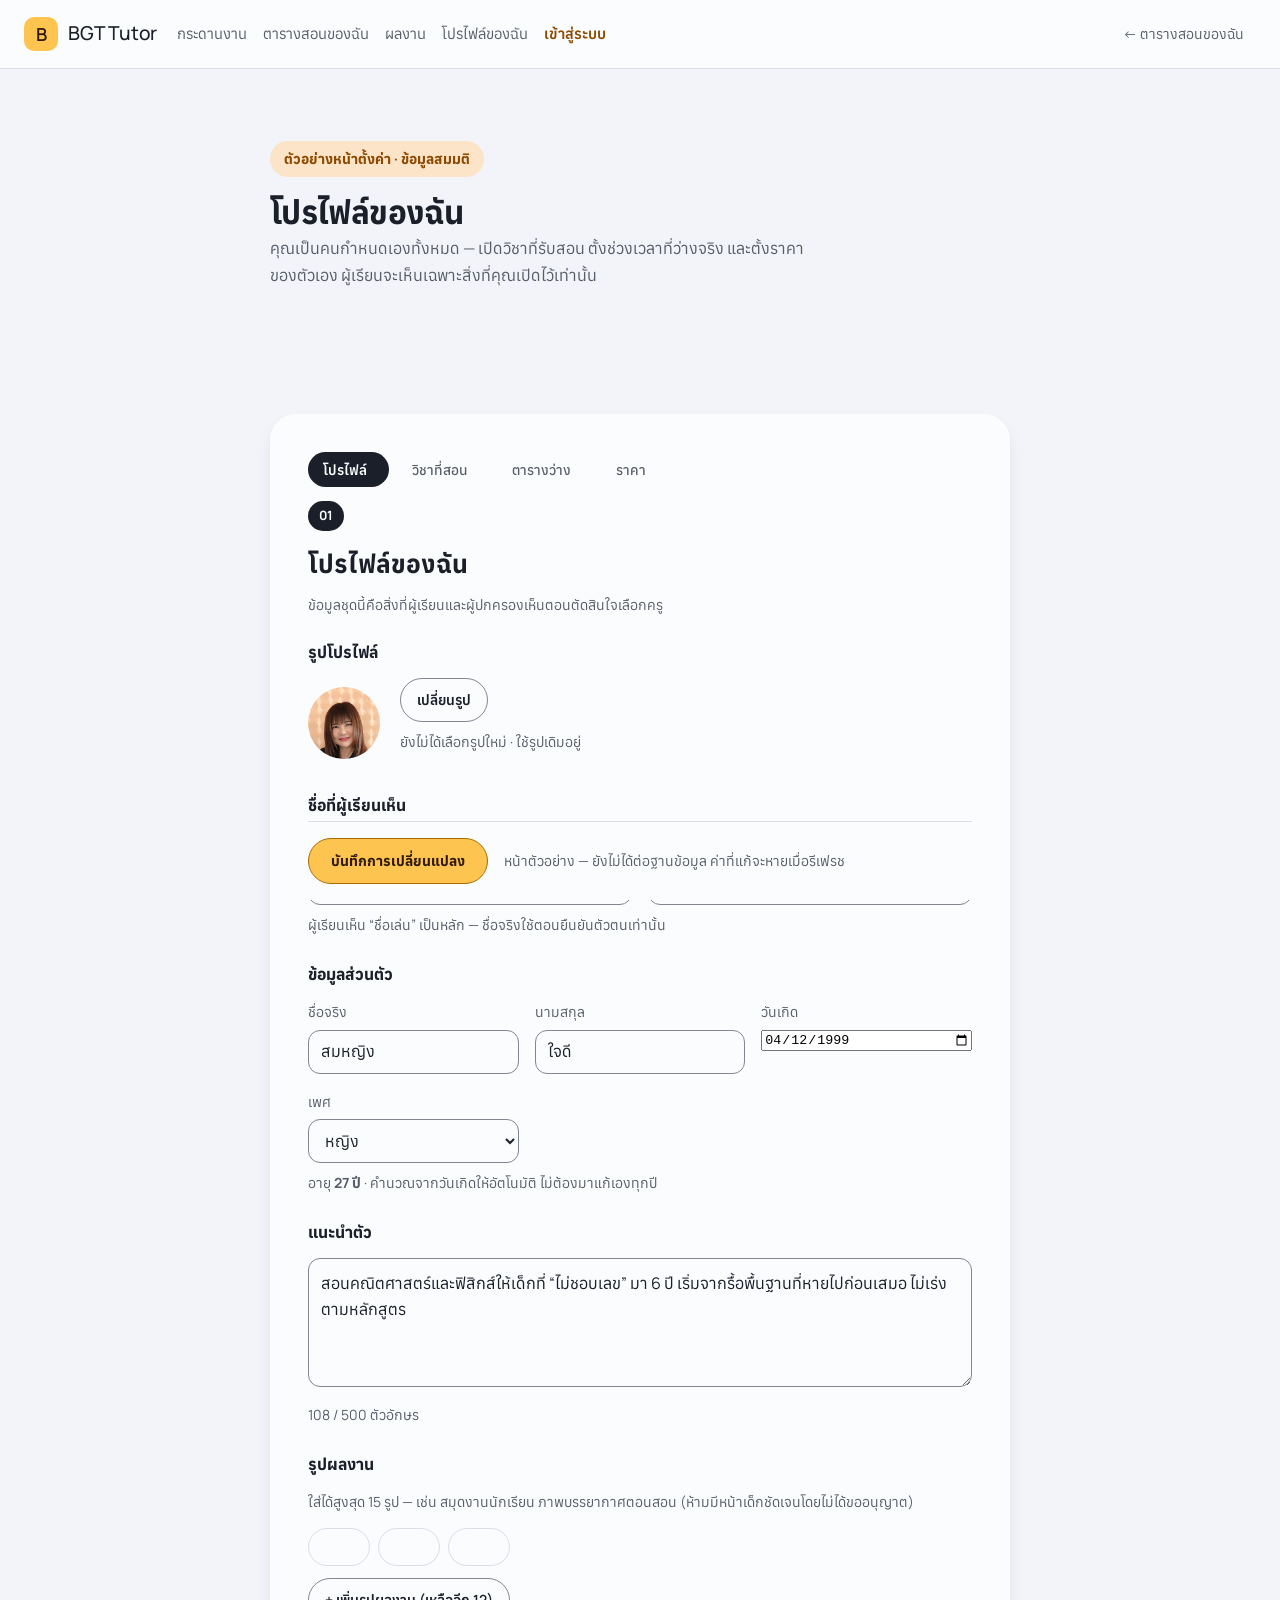
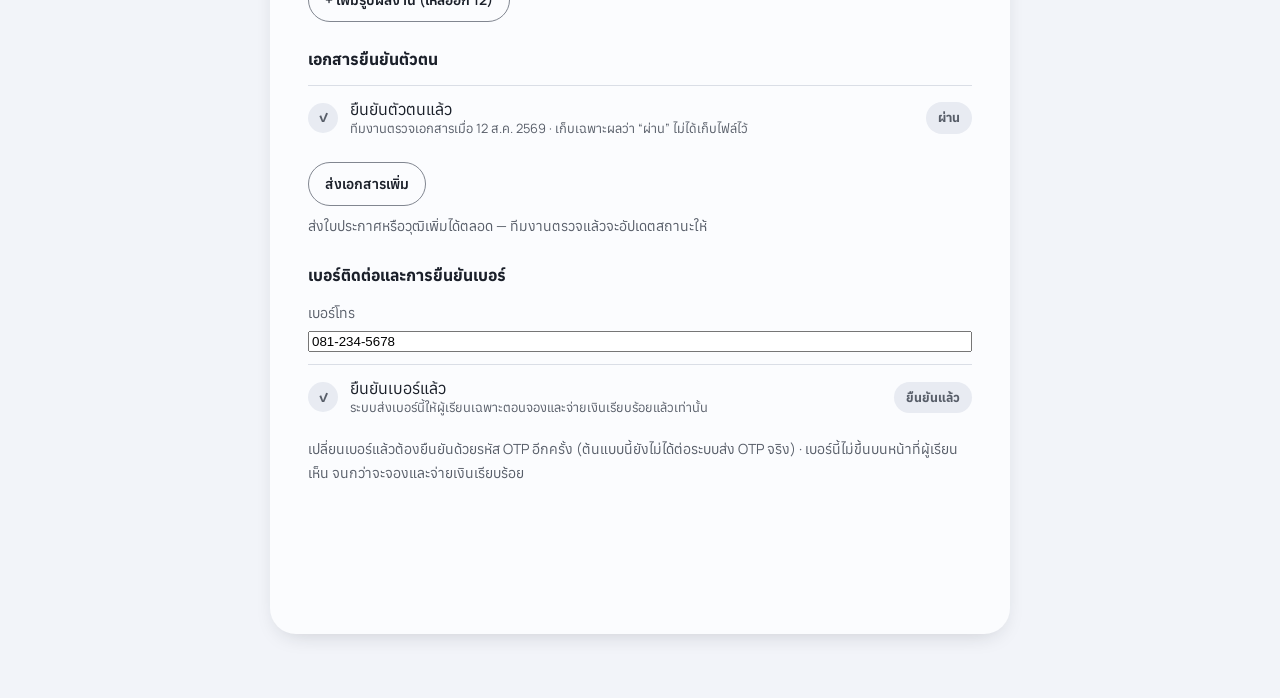
<file: teacher/teacher-settings.html>
<!DOCTYPE html>
<!--
  PROTOTYPE (ทาง A) — ยังไม่มี backend จริง · ค่าที่เห็นเป็นข้อมูลสมมติของ "ครูพลอย"
  กดเล่นได้จริงในหน้า (เปิด/ปิดวิชา · เปิด/ปิดวัน · แก้เวลา · แก้ราคา) แต่ยังไม่ได้ต่อฐานข้อมูล

  🎯 ที่มาของหน้านี้ — Owner สั่ง 2026-08-31:
     จอจำลองใบแรกใน #for-teachers ของ index-v3 ("ตั้งของตัวเอง — วิชา ราคา และตารางว่าง")
     คือ "หน้าที่ครูใช้หลังสมัครเสร็จ" ไม่ใช่หน้าสมัคร และไม่ใช่ teacher-profile (นั่นคือหน้าที่ผู้เรียนเห็น)
     -> หน้านี้ทำให้ของที่โชว์ในหน้า landing มีของจริงรองรับ

  โครงหน้า = ชุดเดียวกับหน้าอื่นทั้งเว็บ (tokens.css + theme-v3.css + v4-stepflow)
  แท็บ 3 อันมาจาก .sidenav ตัวล่าง — v4-stepflow.js อ่านแล้วแปลงเป็นแท็บแถวบนให้เอง

  กฎที่หน้านี้ต้องไม่ละเมิด:
    - ห้ามโชว์ฟีเจอร์ที่ระบบยังทำไม่ได้ (กฎเหล็กข้อ 1)
    - ราคา = ราคาที่ผู้ปกครองจ่ายจริง · ห้ามโชว์เรทดิบคู่กัน
    - รหัสสถานที่ล็อกทั้งเว็บ: online / home / public (ห้ามเปลี่ยน value)
-->
<html lang="th">
<head>
<meta charset="UTF-8">
<meta name="referrer" content="same-origin">
<meta name="viewport" content="width=device-width, initial-scale=1">
<title>โปรไฟล์ของฉัน — BGT Tutor</title>
<link rel="preconnect" href="https://fonts.googleapis.com">
<link rel="preconnect" href="https://fonts.gstatic.com" crossorigin>
<link href="https://fonts.googleapis.com/css2?family=Anuphan:wght@400;500;600;700&family=Manrope:wght@400;500;600;700&display=swap" rel="stylesheet">
<link rel="stylesheet" href="../shared/tokens.css">
<link rel="stylesheet" href="../shared/logo.css">
<!-- 🎨 หน้าตาแบบ index-v3 (Owner สั่ง LOG 191) · ลบบรรทัดนี้ = กลับไปแบบเดิมทันที -->
<link rel="stylesheet" href="../shared/theme-v3.css">
<!-- 🆕 v4: วิธีจัดหน้าแบบจอจำลองใน index-v3 -->
<link rel="stylesheet" href="../shared/v4-stepflow.css">
<!-- 🔴 2026-09-01 — แถบบนชุดเดียวกับหน้าครูอื่น (.topbar) อยู่ในไฟล์นี้ -->
<link rel="stylesheet" href="../shared/v4-rows.css">
<!-- 🔴 2026-09-04 — ข้อมูลครูอยู่ไฟล์กลาง หน้าอื่นอ่านได้ + บันทึกแล้วอยู่จริง -->
<script src="../shared/teacher-data.js"></script>
<style>
*{box-sizing:border-box}
html,body{margin:0;padding:0}
body{background:var(--color-paper);color:var(--color-ink);font-family:var(--font-body);line-height:1.7}
a{color:inherit}
:focus-visible{outline:2px solid var(--color-focus);outline-offset:3px;border-radius:var(--radius-sm)}

/* โครงหน้า — ชุดเดียวกับหน้าอื่น (.stepindex ถูกซ่อนโดยชุดกลาง แล้วใช้ .topbar เป็นแถบบนแทน) */
/* 🔴 2026-09-01 — เดิมเป็น flex แนวนอนเพื่อวางแถบเมนูข้าง
   พอเอา sidebar ออกแล้วเอา .topbar มาไว้ข้างใน แถบบนเลยกลายเป็น "คอลัมน์ซ้าย" กินที่ 661px
   -> เนื้อหาเบี้ยวไปทางขวาทั้งหน้า (Owner เห็นจากภาพ 2026-09-01)
   แก้เป็น block ให้เหมือนหน้าครูอื่นที่ใช้ .topbar */
.page-shell{display:block;min-height:100vh}
.content-col{flex:1;min-width:0;display:flex;flex-direction:column}
.stepindex{display:none}   /* 🔴 ถอดเมนูข้างแล้ว (Owner สั่ง) — ห้ามเอากลับมาโผล่ตอนจอกว้าง */
.back-link{display:inline-flex;align-items:center;min-height:44px;padding:0 var(--space-3);
  border-radius:var(--radius-sm);color:var(--color-ink-2);text-decoration:none;font-size:var(--text-sm)}
.back-link:hover{background:var(--color-paper-2);color:var(--color-ink)}
.sidenav{display:flex;flex-direction:column;gap:1px;margin-top:var(--space-10)}
.sidenav a{display:flex;align-items:center;gap:12px;padding:9px 12px;border-radius:var(--radius-sm);
  font-size:var(--text-sm);color:var(--color-ink-2);text-decoration:none}

.wrap{width:100%;max-width:780px;margin-inline:auto;padding:var(--space-10) var(--space-5) var(--space-16)}
.eyebrow{display:inline-block;background:var(--color-accent-soft);color:var(--color-accent-deep);
  font-family:var(--font-display);font-weight:700;font-size:var(--text-sm);
  padding:6px 14px;border-radius:var(--radius-pill);margin-bottom:var(--space-4)}
h1{font-family:var(--font-display);font-size:var(--text-display-s);line-height:1.2;margin:0 0 var(--space-3)}
.lede{color:var(--color-ink-2);margin:0 0 var(--space-8);max-width:56ch}

/* การ์ดใบใหญ่ที่ครอบทุกแท็บ — ท่าเดียวกับจอจำลอง (v4-stepflow.css คุมหน้าตา .v4-card) */
.sheet{max-width:860px;margin-inline:auto;background:var(--color-surface);
  border-radius:var(--radius-xl,26px);box-shadow:var(--shadow-lift);padding:clamp(20px,3vw,38px)}
.section{scroll-margin-top:var(--space-16)}
.sec-head{margin-bottom:var(--space-6)}
.sec-num{display:inline-flex;align-items:center;justify-content:center;min-width:30px;height:30px;
  padding:0 11px;border-radius:var(--radius-pill);background:var(--color-ink);color:var(--color-surface);
  font-family:var(--font-display);font-weight:700;font-size:.8rem}
.sec-head h2{font-family:var(--font-display);font-size:var(--text-xl);margin:var(--space-3) 0 var(--space-2)}
.sec-head p{color:var(--color-ink-2);margin:0;font-size:var(--text-sm)}
h4{font-family:var(--font-display);font-size:var(--text-base);margin:var(--space-6) 0 var(--space-3)}
h4:first-of-type{margin-top:0}

/* ชิป — ท่าจอจำลอง: ที่เปิดอยู่ = ถมหมึกเข้ม */
.chip-group{display:flex;flex-wrap:wrap;gap:8px}
.chip{position:relative;display:inline-flex;align-items:center;gap:6px;min-height:38px;padding:0 15px;
  border:1px solid var(--color-rule);border-radius:var(--radius-pill);background:var(--color-surface);
  font:inherit;font-size:var(--text-sm);color:var(--color-ink-2);cursor:pointer;white-space:nowrap}
.chip::after{content:"";position:absolute;inset:-4px 0}   /* พื้นที่แตะ >=44px โดยไม่ทำให้ชิปอ้วน */
.chip[aria-pressed="true"]{background:var(--color-ink);border-color:var(--color-ink);
  color:var(--color-surface);font-weight:600}
.chip:hover{background:var(--color-paper-2)}
.chip[aria-pressed="true"]:hover{background:var(--color-ink)}

/* แถวรายการ — ท่า .mrow ของจอจำลอง */
/* 🔴 ต้องมาก่อน .row: แถบที่สั่ง hidden ต้องหายจริง (`.row{display:flex}` ทับ hidden ของเบราว์เซอร์) */
[hidden]{display:none !important}
.row{display:flex;align-items:center;gap:var(--space-3);padding-block:var(--space-3);
  border-top:1px solid var(--color-rule);flex-wrap:wrap}
.row:first-of-type{border-top:0}
.av{flex:none;width:30px;height:30px;border-radius:50%;display:grid;place-items:center;
  font-family:var(--font-display);font-weight:700;font-size:.78rem;
  background:var(--color-paper-2);color:var(--color-ink-2)}
.row.is-on .av{background:var(--color-amber-deep);color:var(--color-surface)}
.row .txt{flex:1 1 150px;min-width:0;line-height:1.4}
.row .txt small{display:block;color:var(--color-ink-2);font-size:.8rem}
.badge{flex:none;font-family:var(--font-display);font-weight:700;font-size:.78rem;
  padding:5px 12px;border-radius:var(--radius-pill);background:var(--color-paper-2);color:var(--color-ink-2)}
.row.is-on .badge{background:var(--color-amber);color:var(--color-amber-ink)}
.times{display:flex;align-items:center;gap:8px;flex-wrap:wrap}
select,input[type=number],input[type=text]{
  font:inherit;min-height:44px;padding:0 var(--space-3);border-radius:var(--radius-md);
  border:1px solid var(--color-rule-2);background:var(--color-surface);color:var(--color-ink)}
/* 🔴 2026-09-01 — พื้นที่กดคลุม "วงกลม + ชื่อวัน" (Owner สั่ง: กดที่ตัววันได้เลย)
   flex:1 1 200px = กินพื้นที่เดิมของ .av + .txt รวมกัน ช่องเลือกเวลายังอยู่นอกป้ายกด */
.toggle{position:relative;display:flex;align-items:center;gap:var(--space-3);
  flex:1 1 200px;min-width:0;min-height:44px;cursor:pointer;border-radius:var(--radius-md)}
.toggle input{position:absolute;inset:0;opacity:0;cursor:pointer;margin:0}
/* บอกให้รู้ว่ากดได้ — ของเดิมไม่มีอะไรบอกเลยว่าตรงนี้กดได้ */
.toggle:hover{background:var(--color-paper-2)}
.toggle input:focus-visible ~ .av{outline:2px solid var(--color-accent-deep);outline-offset:2px}

/* 🔴 ก้อน 1 — บล็อกสรุปตารางว่างในแท็บ "วิชาที่สอน" (อ่านอย่างเดียว)
   ใช้ .row/.av/.badge ชุดเดิมทั้งหมด ไม่ทำสไตล์ชุดที่สอง
   ต่างจากแท็บตารางว่างตรงที่แถวเตี้ยกว่าเพราะไม่มีสวิตช์กับช่องเลือกเวลา */
.peek .row{padding-block:var(--space-2)}
.peek-foot{display:flex;align-items:center;gap:var(--space-3);flex-wrap:wrap}
.peek-foot span{flex:1 1 auto}
/* 🔴 ปุ่มอยู่ใน <p class="helper"> ที่ฟอนต์เล็กกว่า -> ความสูงหล่นเหลือ 40px
   design.md ข้อ 8 บังคับพื้นที่แตะ >= 44px จึงต้องล็อกความสูงคืน (วัดจริงแล้ว 40 -> 44) */
.peek-foot .btn{min-height:44px}

/* กล่องตัวเลขสรุป — ท่า .mtile */
.tiles{display:grid;grid-template-columns:repeat(auto-fit,minmax(120px,1fr));gap:var(--space-3);
  margin-bottom:var(--space-6)}
.tile{border:1px solid var(--color-rule);border-radius:var(--radius-md);padding:var(--space-4);text-align:center}
.tile b{display:block;font-family:var(--font-display);font-weight:700;font-size:1.4rem;letter-spacing:-.02em}
.tile span{display:block;font-size:.78rem;color:var(--color-ink-2);margin-top:2px}

.price-row{display:grid;grid-template-columns:1fr 1fr 140px 44px;gap:var(--space-3);align-items:end;
  margin-bottom:var(--space-3)}
@media (max-width:640px){.price-row{grid-template-columns:1fr 1fr;grid-template-areas:"a b" "c d"}
  .price-row>:nth-child(1){grid-area:a}.price-row>:nth-child(2){grid-area:b}
  .price-row>:nth-child(3){grid-area:c}.price-row>:nth-child(4){grid-area:d;justify-self:start}}
.btn{font:inherit;font-family:var(--font-display);font-weight:700;font-size:var(--text-sm);
  min-height:46px;padding:0 22px;border-radius:var(--radius-pill);cursor:pointer;
  border:1px solid var(--color-rule-2);background:var(--color-surface);color:var(--color-ink)}
.btn-primary{background:var(--color-amber);border-color:var(--color-amber-edge);color:var(--color-amber-ink)}
.btn-sm{min-height:40px;padding:0 14px;font-size:.82rem}
.btn-del{min-height:44px;width:44px;padding:0;border-radius:var(--radius-md);color:var(--color-ink-2)}
.helper{font-size:var(--text-sm);color:var(--color-ink-2);margin-top:var(--space-2)}

.savebar{position:sticky;bottom:0;display:flex;align-items:center;gap:var(--space-4);flex-wrap:wrap;
  margin-top:var(--space-8);padding:var(--space-4) 0;background:var(--color-surface);
  border-top:1px solid var(--color-rule)}
.saved{color:var(--color-ok);font-weight:600;font-size:var(--text-sm)}
.note{background:var(--color-paper-2);border-radius:var(--radius-md);padding:var(--space-4);
  font-size:var(--text-sm);color:var(--color-ink-2);margin-top:var(--space-6)}
.sr-only{position:absolute;width:1px;height:1px;overflow:hidden;clip:rect(0,0,0,0);white-space:nowrap}
/* ── แท็บโปรไฟล์ (2026-09-01) ── */
.sr-only{position:absolute;width:1px;height:1px;padding:0;margin:-1px;overflow:hidden;clip:rect(0 0 0 0);white-space:nowrap;border:0}
.avatar-row{display:flex;align-items:center;gap:var(--space-5);flex-wrap:wrap}
.avatar-pic{flex:none;width:72px;height:72px;border-radius:50%;display:grid;place-items:center;overflow:hidden;
  background:var(--color-accent-soft);color:var(--color-accent-deep);
  font-family:var(--font-display);font-weight:700;font-size:1.7rem}
/* 🔴 2026-09-10 — หน้านี้เป็นหน้าเดียวที่ลืมกฎนี้ อีก 3 หน้าที่มีวงกลมรูปทำถูกหมด
   (booking · teacher-profile · teacher-search) -> รูป 480px ถูกวางดิบ ๆ ในวงกลม 72px
   ผลคือเห็นแค่จุดกลางภาพแบบซูมสุด และกล่องรูปยื่นเลยขอบจอบนมือถือ */
.avatar-pic img{width:100%;height:100%;object-fit:cover}
/* ป้ายที่ทำหน้าที่เป็นปุ่มเลือกไฟล์ — input จริงถูกซ่อนด้วย .sr-only */
.pick-btn{display:inline-flex;align-items:center;justify-content:center;min-height:44px;
  padding:0 var(--space-4);border:1px solid var(--color-rule-2);border-radius:var(--radius-pill);
  background:var(--color-surface);font-family:var(--font-display);font-weight:600;
  font-size:var(--text-sm);cursor:pointer}
.pick-btn:hover{background:var(--color-paper-2)}
.field-grid{display:grid;grid-template-columns:repeat(auto-fit,minmax(210px,1fr));gap:var(--space-4)}
.fld{display:flex;flex-direction:column;gap:6px}
.fld > span{font-size:var(--text-sm);color:var(--color-ink-2)}
textarea{font:inherit;width:100%;padding:var(--space-3);border-radius:var(--radius-md);
  border:1px solid var(--color-rule-2);background:var(--color-surface);color:var(--color-ink);
  line-height:1.6;resize:vertical}
.works{display:flex;flex-wrap:wrap;gap:8px;margin-bottom:var(--space-3)}
.work{display:inline-flex;align-items:center;gap:8px;min-height:38px;padding:0 6px 0 14px;
  border:1px solid var(--color-rule);border-radius:var(--radius-pill);
  background:var(--color-surface);font-size:var(--text-sm)}
.work-x{width:32px;height:32px;border:0;border-radius:50%;background:transparent;
  color:var(--color-ink-2);font:inherit;cursor:pointer}
.work-x:hover{background:var(--color-paper-2);color:var(--color-ink)}
</style>
</head>
<body>
<div class="page-shell">
  <aside class="stepindex">
    <a class="logo" href="../index.html"><span class="logo-mark" aria-hidden="true">B</span><span class="logo-text">BGT Tutor</span></a>
    <a class="back-link" href="teacher-jobs.html">← ตารางสอนของฉัน</a>
    <nav class="sidenav" aria-label="หัวข้อการตั้งค่า">
      <a href="#set-profile">โปรไฟล์</a>
      <a href="#set-subject">วิชาที่สอน</a>
      <a href="#set-time">ตารางว่าง</a>
      <a href="#set-price">ราคา</a>
    </nav>
  </aside>

  <!-- 🔴 แถบบนฝั่งครู — ชุดเดียวกันทุกหน้า (แก้ 2026-09-01)
       Owner จับได้ว่าเดิมแต่ละหน้ามีลิงก์ไม่เท่ากันและอยู่คนละตำแหน่ง
       เพราะผมเขียนใหม่ทีละก้อนโดยไม่ย้อนไปแก้หน้าเก่า
       🔴 เพิ่ม/ลบเมนู ต้องแก้ให้ครบทั้ง 4 หน้าเสมอ — ต้นฉบับลำดับอยู่ที่คอมเมนต์นี้:
          กระดานงาน · ตารางสอนของฉัน · ผลงาน · โปรไฟล์ของฉัน
       🔴 หน้าที่เปิดอยู่ต้องมี aria-current="page" ไม่งั้นคนหลงว่าตัวเองอยู่หน้าไหน -->
  <header class="topbar">
    <a class="logo" href="../index.html"><span class="logo-mark">B</span><span class="logo-text">BGT Tutor</span></a>
    <nav class="topnav" aria-label="เมนูครู">
      <a href="job-board.html">กระดานงาน</a>
      <a href="teacher-jobs.html">ตารางสอนของฉัน</a>
      <a href="teacher-earnings.html">ผลงาน</a>
      <a href="teacher-settings.html" aria-current="page" class="is-here">โปรไฟล์ของฉัน</a>
    </nav>
  </header>

  <main class="content-col">

    <!-- 🔴 2026-09-10 — หัวหน้าแบบลีนของกลาง (.page-head) ตาม STANDARD ข้อ 1
         เดิมหัวเรื่องลอยอยู่ใน .wrap เดียวกับเนื้อหา ทำให้ระยะห่างไม่ตรงกับหน้าอื่น -->
    <div class="page-head">
      <div class="wrap">
        <span class="eyebrow">ตัวอย่างหน้าตั้งค่า · ข้อมูลสมมติ</span>
        <h1>โปรไฟล์ของฉัน</h1>
        <p class="lede">คุณเป็นคนกำหนดเองทั้งหมด — เปิดวิชาที่รับสอน ตั้งช่วงเวลาที่ว่างจริง และตั้งราคาของตัวเอง
          ผู้เรียนจะเห็นเฉพาะสิ่งที่คุณเปิดไว้เท่านั้น</p>
      </div>
    </div>

    <div class="wrap">

      <div class="sheet" id="settings">

        <!-- 🔴 แท็บโปรไฟล์ (เพิ่ม 2026-09-01 · Owner สั่ง) —
             เดิมครูกรอกชื่อ/รูป/แนะนำตัว ครั้งเดียวตอนสมัคร แล้วไม่มีทางกลับมาแก้เลย
             ฟิลด์ทุกตัวยกมาจาก signup-teacher.html หมวด 01 และ 05 ไม่ได้คิดใหม่
             🔴 Owner เคาะแล้วว่า "แก้ได้หมด ยังไม่ล็อก" (2026-09-01) — รวมชื่อจริง/เพศ/วันเกิด
                ถ้าวันหลังจะล็อกเพื่อกันป้าย "ยืนยันตัวตนแล้ว" เสียความหมาย ให้ล็อกที่ 3 ช่องนี้ -->
        <section class="section" id="set-profile">
          <div class="sec-head">
            <span class="sec-num">01</span>
            <h2>โปรไฟล์ของฉัน</h2>
            <p>ข้อมูลชุดนี้คือสิ่งที่ผู้เรียนและผู้ปกครองเห็นตอนตัดสินใจเลือกครู</p>
          </div>

          <h4>รูปโปรไฟล์</h4>
          <div class="avatar-row">
            <span class="avatar-pic" id="pf-avatar"><img src="../photo-web/teachers/teacher-a.jpg" alt="รูปโปรไฟล์ของคุณ" width="480" height="480" loading="eager" decoding="async"></span>
            <div>
              <label class="btn btn-sm pick-btn" for="pf-photo">เปลี่ยนรูป</label>
              <input type="file" id="pf-photo" accept="image/*" class="sr-only">
              <p class="helper" id="pf-photo-name">ยังไม่ได้เลือกรูปใหม่ · ใช้รูปเดิมอยู่</p>
            </div>
          </div>

          <h4>ชื่อที่ผู้เรียนเห็น</h4>
          <div class="field-grid">
            <label class="fld"><span>ชื่อเล่น</span>
              <input type="text" id="pf-nick" value="ครูพลอย" maxlength="40"></label>
            <label class="fld"><span>ประสบการณ์สอน (ปี)</span>
              <input type="number" id="pf-exp" value="6" min="0" max="60" inputmode="numeric"></label>
          </div>
          <p class="helper">ผู้เรียนเห็น “ชื่อเล่น” เป็นหลัก — ชื่อจริงใช้ตอนยืนยันตัวตนเท่านั้น</p>

          <h4>ข้อมูลส่วนตัว</h4>
          <div class="field-grid">
            <label class="fld"><span>ชื่อจริง</span>
              <input type="text" id="pf-first" value="สมหญิง" maxlength="60"></label>
            <label class="fld"><span>นามสกุล</span>
              <input type="text" id="pf-last" value="ใจดี" maxlength="60"></label>
            <label class="fld"><span>วันเกิด</span>
              <input type="date" id="pf-birth" value="1999-04-12" max="2012-12-31"></label>
            <label class="fld"><span>เพศ</span>
              <select id="pf-gender">
                <option value="female" selected>หญิง</option>
                <option value="male">ชาย</option>
                <option value="none">ไม่ระบุ</option>
              </select></label>
          </div>
          <!-- 🔴 อายุคำนวณจากวันเกิด ไม่ให้พิมพ์เอง —
               ของเดิมในหน้าสมัครเก็บ "อายุ" เป็นตัวเลขที่พิมพ์ ทำให้ปีหน้าอายุค้างเท่าเดิมตลอด
               (Owner ถามเอง 2026-09-01: "อายุเปลี่ยนตามปฏิทินจริงไหม") -->
          <p class="helper">อายุ <b id="pf-age">—</b> · คำนวณจากวันเกิดให้อัตโนมัติ ไม่ต้องมาแก้เองทุกปี</p>

          <h4>แนะนำตัว</h4>
          <label class="sr-only" for="pf-intro">แนะนำตัวสั้น ๆ</label>
          <textarea id="pf-intro" maxlength="500" rows="4"
            placeholder="เล่าสไตล์การสอน วิชาที่ถนัด และประสบการณ์คร่าว ๆ">สอนคณิตศาสตร์และฟิสิกส์ให้เด็กที่ “ไม่ชอบเลข” มา 6 ปี เริ่มจากรื้อพื้นฐานที่หายไปก่อนเสมอ ไม่เร่งตามหลักสูตร</textarea>
          <p class="helper"><span id="pf-intro-n">0</span> / 500 ตัวอักษร</p>

          <h4>รูปผลงาน</h4>
          <p class="helper">ใส่ได้สูงสุด 15 รูป — เช่น สมุดงานนักเรียน ภาพบรรยากาศตอนสอน (ห้ามมีหน้าเด็กชัดเจนโดยไม่ได้ขออนุญาต)</p>
          <div class="works" id="pf-works"></div>
          <label class="btn btn-sm pick-btn" for="pf-work-add">+ เพิ่มรูปผลงาน</label>
          <input type="file" id="pf-work-add" accept="image/*" multiple class="sr-only">

          <h4>เอกสารยืนยันตัวตน</h4>
          <div class="row">
            <span class="av" aria-hidden="true">✓</span>
            <span class="txt">ยืนยันตัวตนแล้ว<small>ทีมงานตรวจเอกสารเมื่อ 12 ส.ค. 2569 · เก็บเฉพาะผลว่า “ผ่าน” ไม่ได้เก็บไฟล์ไว้</small></span>
            <span class="badge">ผ่าน</span>
          </div>
          <label class="btn btn-sm pick-btn" for="pf-doc" style="margin-top:12px">ส่งเอกสารเพิ่ม</label>
          <input type="file" id="pf-doc" accept="image/*,application/pdf" class="sr-only">
          <p class="helper" id="pf-doc-name">ส่งใบประกาศหรือวุฒิเพิ่มได้ตลอด — ทีมงานตรวจแล้วจะอัปเดตสถานะให้</p>

          <!-- 🔴 Owner เคาะ 2026-09-04: ตอนสมัครยืนยันแค่ "อีเมล" — เบอร์มายืนยันทีหลังตรงนี้ -->
          <h4 id="pf-phone-head">เบอร์ติดต่อและการยืนยันเบอร์</h4>
          <div class="field-grid">
            <label class="fld"><span>เบอร์โทร</span>
              <input type="tel" id="pf-phone" value="081-234-5678" inputmode="tel" maxlength="20"></label>
          </div>

          <div class="row" id="pf-phone-state" style="margin-top:12px">
            <span class="av" aria-hidden="true">✓</span>
            <span class="txt" id="pf-phone-state-txt">ยืนยันเบอร์แล้ว<small>ระบบส่งเบอร์นี้ให้ผู้เรียนเฉพาะตอนจองและจ่ายเงินเรียบร้อยแล้วเท่านั้น</small></span>
            <span class="badge" id="pf-phone-badge">ยืนยันแล้ว</span>
          </div>

          <div id="pf-otp-wrap" hidden style="margin-top:12px">
            <button type="button" class="btn btn-sm" id="pf-otp-send">ส่งรหัส OTP ไปที่เบอร์นี้</button>
            <div id="pf-otp-box" hidden style="margin-top:12px">
              <div class="field-grid">
                <label class="fld"><span>รหัส 6 หลักที่ได้รับ</span>
                  <input type="text" id="pf-otp" inputmode="numeric" maxlength="6" placeholder="000000" autocomplete="one-time-code"></label>
              </div>
              <button type="button" class="btn btn-sm" id="pf-otp-verify" style="margin-top:8px">ยืนยันรหัส</button>
              <p class="helper" id="pf-otp-msg">ต้นแบบ — ยังไม่ได้ส่ง SMS จริง พิมพ์ตัวเลข 6 ตัวใดก็ได้</p>
            </div>
          </div>

          <!-- 🔴 กฎเหล็กข้อ 1: ห้ามโชว์ฟีเจอร์ที่ระบบยังทำไม่ได้ -> เขียนให้ชัดว่ายังไม่ได้ต่อ OTP จริง -->
          <p class="helper">เปลี่ยนเบอร์แล้วต้องยืนยันด้วยรหัส OTP อีกครั้ง (ต้นแบบนี้ยังไม่ได้ต่อระบบส่ง OTP จริง) · เบอร์นี้ไม่ขึ้นบนหน้าที่ผู้เรียนเห็น จนกว่าจะจองและจ่ายเงินเรียบร้อย</p>
        </section>

        <!-- ① วิชาที่สอน -->
        <section class="section" id="set-subject">
          <div class="sec-head">
            <span class="sec-num">02</span>
            <h2>วิชาที่เปิดรับ</h2>
            <p>กดเพื่อเปิดหรือปิดวิชา · วิชาที่ปิดไว้จะไม่ขึ้นในผลค้นหาและไม่มีใครจองได้</p>
          </div>

          <h4>วิชาของฉัน</h4>
          <div class="chip-group" id="subj-mine" role="group" aria-label="วิชาที่เปิดรับ"></div>
          <p class="helper" id="subj-count"></p>

          <h4>เพิ่มวิชา</h4>
          <div style="display:flex;gap:8px;flex-wrap:wrap">
            <label class="sr-only" for="subj-pick">เลือกวิชาที่จะเพิ่ม</label>
            <select id="subj-pick" style="flex:1 1 220px"></select>
            <button type="button" class="btn btn-sm" id="subj-add">+ เพิ่มวิชานี้</button>
          </div>
          <p class="helper">รายชื่อวิชาชุดเดียวกับหน้าสมัครและหน้าค้นหา — วิชาที่ไม่มีในลิสต์แจ้งทีมงานเพิ่มให้ได้</p>

          <h4>ระดับชั้นที่รับสอน</h4>
          <div class="chip-group" id="grade-group" role="group" aria-label="ระดับชั้นที่รับสอน"></div>

          <h4>รูปแบบการสอน</h4>
          <div class="chip-group" id="mode-group" role="group" aria-label="รูปแบบการสอน"></div>

          <!-- 🔴 ก้อน 1 (2026-09-01) — จอ ① ในหน้า landing โชว์ "วิชาที่เปิดรับ" กับ
               "ช่วงที่เปิดไว้สัปดาห์นี้" อยู่ในจอเดียวกัน (SPEC_จอในLanding ข้อ 1 จอ ①)
               ของเดิมแยกไปอยู่แท็บ 2 คนละจอ -> Owner ทักว่า "ไม่เห็นมีเลย"
               ที่นี่ = อ่านอย่างเดียว · แก้เวลาละเอียดยังอยู่แท็บ "ตารางว่าง" เหมือนเดิม
               🔴 ห้ามทำเป็นข้อมูลชุดที่สอง — วาดจากตัวแปร avail ตัวเดียวกับ paintDays() -->
          <h4>ช่วงที่เปิดไว้สัปดาห์นี้</h4>
          <div id="week-peek" class="peek"></div>
          <p class="helper peek-foot">
            <span id="peek-sum"></span>
            <button type="button" class="btn btn-sm" id="go-time">แก้เวลาละเอียด</button>
          </p>
        </section>

        <!-- ② ตารางว่าง -->
        <section class="section" id="set-time">
          <div class="sec-head">
            <span class="sec-num">03</span>
            <h2>ช่วงที่เปิดไว้สัปดาห์นี้</h2>
            <p>ตั้งครั้งเดียว ใช้ซ้ำทุกสัปดาห์ · ผู้เรียนจะเห็นช่วงนี้เป็นปฏิทินจองบนโปรไฟล์ของคุณ</p>
          </div>

          <div class="tiles" id="time-tiles"></div>
          <div id="days"></div>
          <p class="helper">เปิดอย่างน้อย 1 วัน ผู้เรียนถึงจะจองได้ · ปิดวันไหนไว้ วันนั้นจะไม่ขึ้นในปฏิทิน</p>
        </section>

        <!-- ③ ราคา -->
        <section class="section" id="set-price">
          <div class="sec-head">
            <span class="sec-num">04</span>
            <h2>ราคาต่อชั่วโมง</h2>
            <p>ตั้งได้หลายรายการตามระดับชั้นและรูปแบบการสอน</p>
          </div>

          <div id="price-rows"></div>
          <button type="button" class="btn btn-sm" id="price-add">+ เพิ่มรายการราคา</button>
          <p class="helper">ตัวเลขนี้คือ <b>ราคาที่ผู้เรียนจ่ายจริง</b> — ค่าแพลตฟอร์มหักจากยอดนี้ ไม่ได้บวกเพิ่มกับผู้เรียน</p>

          <div class="note">
            <b>ยังไม่ได้ตั้งราคาไว้ทุกแบบ?</b> ไม่เป็นไร — แบบที่ไม่ได้ตั้งราคา ผู้เรียนจะยังกดจองไม่ได้
            จนกว่าคุณจะใส่ราคาให้
          </div>
        </section>

        <div class="savebar">
          <button type="button" class="btn btn-primary" id="save">บันทึกการเปลี่ยนแปลง</button>
          <span class="saved" id="saved" hidden>บันทึกแล้ว</span>
          <span class="helper" style="margin:0">หน้าตัวอย่าง — ยังไม่ได้ต่อฐานข้อมูล ค่าที่แก้จะหายเมื่อรีเฟรช</span>
        </div>
      </div>
    </div>
  </main>
</div>

<script>
(function () {
  'use strict';
  var $ = function (id) { return document.getElementById(id); };
  var el = function (tag, cls) { var n = document.createElement(tag); if (cls) n.className = cls; return n; };

  /* ── ข้อมูลสมมติของครูพลอย (ตรงกับที่โชว์ในจอจำลองหน้า landing) ── */
  /* 🔴 2026-09-04 — ค่าทั้งหมดมาจาก shared/teacher-data.js (localStorage)
     ห้ามประกาศทับที่นี่อีก ไม่งั้นหน้าแดชบอร์ดกับหน้านี้จะเห็นคนละชุด */
  var TD = window.BGT_TEACHER;
  var STATE = TD.read();
  var subjects = STATE.subjects;
  var grades = STATE.grades;
  /* 🔴 รหัสล็อกทั้งเว็บ: online / home / public — ป้ายไทยเปลี่ยนได้ value ห้ามเปลี่ยน */
  var modes = STATE.modes;

  var days = [
    ['mon', 'จันทร์', 'จ'], ['tue', 'อังคาร', 'อ'], ['wed', 'พุธ', 'พ'], ['thu', 'พฤหัสบดี', 'พฤ'],
    ['fri', 'ศุกร์', 'ศ'], ['sat', 'เสาร์', 'ส'], ['sun', 'อาทิตย์', 'อา']
  ];
  var avail = STATE.avail;
  var T_MIN = 360, T_MAX = 1320, STEP = 30, MIN_LEN = 60;   /* 06:00–22:00 · ขั้นต่ำ 1 ชม. */

  var prices = STATE.prices;

  /* รายชื่อวิชา — ชุดเดียวกับหน้าสมัคร (ลิสต์กลาง) */
  var SUBJECT_GROUPS = [
    { label: 'วิชาการ (ประถม-มัธยม)', items: ['คณิตศาสตร์', 'ภาษาไทย', 'ภาษาอังกฤษ', 'วิทยาศาสตร์', 'ฟิสิกส์', 'เคมี', 'ชีววิทยา', 'สังคมศึกษา', 'ประวัติศาสตร์', 'ภูมิศาสตร์', 'คอมพิวเตอร์/เขียนโปรแกรม'] },
    { label: 'ติวสอบ/สอบเข้า', items: ['ติวสอบเข้า ป.1', 'ติวสอบเข้า ม.1', 'ติวสอบเข้า ม.4', 'ติว TCAS/GAT/PAT', 'ติว A-Level', 'ติวสอบเข้ามหาวิทยาลัย', 'ติวโอลิมปิกวิชาการ'] },
    { label: 'ภาษาต่างประเทศ', items: ['ภาษาจีน', 'ภาษาญี่ปุ่น', 'ภาษาเกาหลี', 'ภาษาฝรั่งเศส', 'ติว IELTS', 'ติว TOEFL', 'ติว TOEIC', 'ติว SAT'] },
    { label: 'ดนตรี', items: ['เปียโน', 'กีตาร์', 'ไวโอลิน', 'กลองชุด', 'ร้องเพลง', 'ดนตรีไทย', 'ทฤษฎีดนตรี/แต่งเพลง'] },
    { label: 'ศิลปะและงานฝีมือ', items: ['วาดรูป/ระบายสี', 'ศิลปะสำหรับเด็ก', 'การถ่ายภาพ', 'ตัดต่อวิดีโอ', 'ออกแบบกราฟิก'] },
    { label: 'กีฬา', items: ['ว่ายน้ำ', 'ฟุตบอล', 'แบดมินตัน', 'เทนนิส', 'กอล์ฟ', 'เทควันโด', 'โยคะ'] },
    { label: 'ทักษะชีวิต/อื่นๆ', items: ['ทำอาหาร/เบเกอรี่', 'การพูดในที่สาธารณะ', 'การเงินส่วนบุคคล', 'หุ่นยนต์/โค้ดดิ้งเด็ก', 'กฎหมาย'] }
  ];

  var hhmm = function (m) {
    return String(Math.floor(m / 60)).padStart(2, '0') + ':' + String(m % 60).padStart(2, '0');
  };
  var timeOptions = function (from, to, sel) {
    var out = '';
    for (var m = from; m <= to; m += STEP)
      out += '<option value="' + m + '"' + (m === sel ? ' selected' : '') + '>' + hhmm(m) + '</option>';
    return out;
  };

  /* ── ① วิชา ───────────────────────────────────────────── */
  function paintSubjects() {
    var box = $('subj-mine');
    box.innerHTML = '';
    subjects.forEach(function (s, i) {
      var b = el('button', 'chip');
      b.type = 'button';
      b.textContent = s.name;
      b.setAttribute('aria-pressed', String(s.on));
      b.addEventListener('click', function () { s.on = !s.on; paintSubjects(); dirty(); });
      box.appendChild(b);
    });
    var on = subjects.filter(function (s) { return s.on; }).length;
    $('subj-count').textContent = 'เปิดรับอยู่ ' + on + ' วิชา จากทั้งหมด ' + subjects.length + ' วิชาในรายการของคุณ'
      + (on === 0 ? ' — ตอนนี้ไม่มีใครค้นเจอคุณเลย' : '');
  }

  function fillPicker() {
    var sel = $('subj-pick');
    var mine = subjects.map(function (s) { return s.name; });
    sel.innerHTML = '<option value="" selected disabled>— เลือกวิชา —</option>';
    SUBJECT_GROUPS.forEach(function (g) {
      var items = g.items.filter(function (n) { return mine.indexOf(n) < 0; });
      if (!items.length) return;
      var og = el('optgroup');
      og.label = g.label;
      items.forEach(function (n) {
        var o = el('option'); o.value = n; o.textContent = n; og.appendChild(o);
      });
      sel.appendChild(og);
    });
  }

  $('subj-add').addEventListener('click', function () {
    var v = $('subj-pick').value;
    if (!v) return;
    subjects.push({ name: v, on: true });
    paintSubjects(); fillPicker(); dirty();
  });

  function paintChipGroup(boxId, list, onToggle) {
    var box = $(boxId);
    box.innerHTML = '';
    list.forEach(function (item, i) {
      var b = el('button', 'chip');
      b.type = 'button';
      b.textContent = item.label;
      b.setAttribute('aria-pressed', String(item.on));
      b.addEventListener('click', function () { onToggle(i); dirty(); });
      box.appendChild(b);
    });
  }
  function paintGrades() {
    paintChipGroup('grade-group',
      grades.map(function (g) { return { label: g[0], on: g[1] }; }),
      function (i) { grades[i][1] = !grades[i][1]; paintGrades(); });
  }
  function paintModes() {
    paintChipGroup('mode-group',
      modes.map(function (m) { return { label: m[1], on: m[2] }; }),
      function (i) { modes[i][2] = !modes[i][2]; paintModes(); });
  }

  /* ── ② ตารางว่าง ──────────────────────────────────────── */
  function paintDays() {
    var box = $('days');
    /* วาดใหม่ทั้งกล่องแล้วคืนโฟกัสให้ปุ่มเดิม — บทเรียนเดียวกับหน้าสมัครครู */
    var fkey = document.activeElement && document.activeElement.dataset
      ? document.activeElement.dataset.fkey : null;
    box.innerHTML = '';
    days.forEach(function (d) {
      var key = d[0], label = d[1], initial = d[2], st = avail[key];
      var row = el('div', 'row' + (st.on ? ' is-on' : ''));

      var sw = el('label', 'toggle');
      var inp = el('input');
      inp.type = 'checkbox'; inp.checked = st.on; inp.dataset.fkey = key + '-sw';
      inp.setAttribute('aria-label', 'เปิดรับสอนวัน' + label);
      inp.addEventListener('change', function () { st.on = inp.checked; paintDays(); paintTiles(); dirty(); });
      var av = el('span', 'av'); av.textContent = initial; av.setAttribute('aria-hidden', 'true');
      /* 🔴 2026-09-01 (Owner สั่ง) — พื้นที่กดต้องคลุม "ชื่อวัน" ด้วย ไม่ใช่แค่วงกลม 30px
         เดิมต้องเล็งวงกลมอย่างเดียว = กดยากมากบนมือถือ/แท็บเล็ต
         วิธี: เอา .txt เข้าไปอยู่ใน <label class="toggle"> ด้วย
               -> checkbox ที่ absolute inset:0 อยู่ข้างในจะคลุมทั้งวงกลม+ชื่อวันเอง (ใสมองไม่เห็น)
               -> ไม่ต้องเขียน JS ดักคลิก · คีย์บอร์ดกับ screen reader ยังทำงานเหมือนเดิม
         🔴 ห้ามลากให้คลุม .times (ช่องเลือกเวลา) — ไม่งั้นกดเลือกเวลาแล้วจะกลายเป็นสลับเปิด/ปิด */
      var txt = el('span', 'txt');
      txt.appendChild(document.createTextNode(label));
      var small = el('small');
      small.textContent = st.on ? hhmm(st.a) + ' – ' + hhmm(st.b) : 'ยังไม่ได้เปิดวันนี้';
      txt.appendChild(small);

      sw.appendChild(inp); sw.appendChild(av); sw.appendChild(txt);
      row.appendChild(sw);

      if (st.on) {
        var times = el('span', 'times');
        var s1 = el('select'); s1.dataset.fkey = key + '-a';
        s1.setAttribute('aria-label', 'วัน' + label + ' เริ่ม');
        s1.innerHTML = timeOptions(T_MIN, T_MAX - MIN_LEN, st.a);
        var dash = el('span'); dash.textContent = '–';
        var s2 = el('select'); s2.dataset.fkey = key + '-b';
        s2.setAttribute('aria-label', 'วัน' + label + ' เลิก');
        s2.innerHTML = timeOptions(T_MIN + MIN_LEN, T_MAX, st.b);
        /* ดันอีกฝั่งเสมอ = ทุกช่วงยาว >= 1 ชม. ตลอด จึงไม่มีสถานะ "กรอกผิด" ให้ต้องขึ้นแดง */
        s1.addEventListener('change', function () {
          st.a = +s1.value; if (st.b < st.a + MIN_LEN) st.b = st.a + MIN_LEN;
          paintDays(); paintTiles(); dirty();
        });
        s2.addEventListener('change', function () {
          st.b = +s2.value; if (st.b < st.a + MIN_LEN) st.a = st.b - MIN_LEN;
          paintDays(); paintTiles(); dirty();
        });
        times.appendChild(s1); times.appendChild(dash); times.appendChild(s2);
        row.appendChild(times);
      }

      var badge = el('span', 'badge');
      badge.textContent = st.on ? 'เปิดรับ' : 'ปิดไว้';
      row.appendChild(badge);
      box.appendChild(row);
    });
    if (fkey) {
      var back = box.querySelector('[data-fkey="' + fkey + '"]');
      if (back) back.focus();
    }
    paintPeek();   /* 🔴 ก้อน 1 — ต่อท้ายเสมอ ไม่งั้นแท็บ 1 ค้างค่าเก่า */
  }

  /* 🔴 ก้อน 1 — สรุปตารางว่างที่โผล่ในแท็บ "วิชาที่สอน" (จอ ① ของ landing)
     อ่านจาก avail ตัวเดียวกับ paintDays() เป๊ะ ๆ ห้ามคัดลอกข้อมูลไปเก็บซ้ำ
     เรียกท้าย paintDays() ทุกครั้ง -> แก้เวลาที่แท็บ 2 แล้วแท็บ 1 ตามทันที */
  function paintPeek() {
    var box = $('week-peek');
    if (!box) return;
    box.innerHTML = '';
    days.forEach(function (d) {
      var label = d[1], initial = d[2], st = avail[d[0]];
      var row = el('div', 'row' + (st.on ? ' is-on' : ''));
      var av = el('span', 'av'); av.textContent = initial; av.setAttribute('aria-hidden', 'true');
      var txt = el('span', 'txt');
      txt.appendChild(document.createTextNode(label));
      var small = el('small');
      small.textContent = st.on ? hhmm(st.a) + ' – ' + hhmm(st.b) : 'ยังไม่ได้เปิดวันนี้';
      txt.appendChild(small);
      var badge = el('span', 'badge');
      badge.textContent = st.on ? 'เปิดรับ' : 'ปิดไว้';
      row.appendChild(av); row.appendChild(txt); row.appendChild(badge);
      box.appendChild(row);
    });
    var open = days.filter(function (d) { return avail[d[0]].on; });
    var hours = open.reduce(function (sum, d) {
      var st = avail[d[0]]; return sum + (st.b - st.a) / 60;
    }, 0);
    $('peek-sum').textContent = open.length
      ? 'เปิดไว้ ' + open.length + ' วัน รวม ' + (Math.round(hours * 10) / 10) + ' ชั่วโมงต่อสัปดาห์'
      : 'ยังไม่ได้เปิดวันไหนเลย — ผู้เรียนจะยังจองไม่ได้';
  }

  function paintTiles() {
    var open = days.filter(function (d) { return avail[d[0]].on; });
    var hours = open.reduce(function (sum, d) {
      var st = avail[d[0]]; return sum + (st.b - st.a) / 60;
    }, 0);
    $('time-tiles').innerHTML = '';
    [[open.length, 'วันที่เปิดรับ'], [Math.round(hours * 10) / 10, 'ชั่วโมงต่อสัปดาห์'],
     [7 - open.length, 'วันที่ปิดไว้']].forEach(function (t) {
      var box = el('div', 'tile');
      var b = el('b'); b.textContent = t[0];
      var s = el('span'); s.textContent = t[1];
      box.appendChild(b); box.appendChild(s);
      $('time-tiles').appendChild(box);
    });
  }

  /* ── ③ ราคา ───────────────────────────────────────────── */
  function paintPrices() {
    var box = $('price-rows');
    box.innerHTML = '';
    prices.forEach(function (p, i) {
      var row = el('div', 'price-row');

      var lv = el('select'); lv.setAttribute('aria-label', 'ระดับชั้น');
      grades.forEach(function (g) {
        var o = el('option'); o.value = g[0]; o.textContent = g[0];
        if (g[0] === p.level) o.selected = true;
        lv.appendChild(o);
      });
      lv.addEventListener('change', function () { p.level = lv.value; dirty(); });

      var md = el('select'); md.setAttribute('aria-label', 'รูปแบบการสอน');
      modes.forEach(function (m) {
        var o = el('option'); o.value = m[1]; o.textContent = m[1];
        if (m[1] === p.mode) o.selected = true;
        md.appendChild(o);
      });
      md.addEventListener('change', function () { p.mode = md.value; dirty(); });

      var amt = el('input'); amt.type = 'number'; amt.min = '0'; amt.value = p.amount;
      amt.setAttribute('aria-label', 'ราคาต่อชั่วโมง (บาท)');
      amt.addEventListener('input', function () { p.amount = amt.value; dirty(); });

      var del = el('button', 'btn btn-del');
      del.type = 'button'; del.textContent = '×';
      del.setAttribute('aria-label', 'ลบรายการราคาที่ ' + (i + 1));
      del.addEventListener('click', function () { prices.splice(i, 1); paintPrices(); dirty(); });

      row.appendChild(lv); row.appendChild(md); row.appendChild(amt); row.appendChild(del);
      box.appendChild(row);
    });
  }
  $('price-add').addEventListener('click', function () {
    prices.push({ level: grades[3][0], mode: modes[0][1], amount: '' });
    paintPrices(); dirty();
  });

  /* ── บันทึก (2026-09-04) — เขียนลง shared/teacher-data.js จริง ไม่หายตอนรีเฟรช ──
     🔴 ยังไม่ใช่บัญชีบนเซิร์ฟเวอร์ (งาน B) แต่เก็บข้ามการรีเฟรชได้จริงแล้ว
        และหน้าแดชบอร์ดอ่านค่าชุดเดียวกันนี้ */
  var savedEl = $('saved');
  function dirty() { savedEl.hidden = true; }
  $('save').addEventListener('click', function () {
    STATE.subjects = subjects;
    STATE.grades   = grades;
    STATE.modes    = modes;
    STATE.avail    = avail;
    STATE.prices   = prices;
    STATE.profile.nick     = $('pf-nick').value.trim() || STATE.profile.nick;
    STATE.profile.first    = $('pf-first').value.trim();
    STATE.profile.last     = $('pf-last').value.trim();
    STATE.profile.birth    = $('pf-birth').value;
    STATE.profile.gender   = $('pf-gender').value;
    STATE.profile.expYears = Number($('pf-exp').value) || 0;
    STATE.profile.intro    = $('pf-intro').value;
    STATE.profile.phone    = $('pf-phone').value.trim();
    STATE.profile.phoneVerified = !!phoneVerified;
    STATE.profile.works    = works;
    var ok = TD.write(STATE);
    savedEl.hidden = false;
    savedEl.textContent = ok
      ? 'บันทึกแล้ว — ค่าอยู่ครบแม้รีเฟรช และหน้า “ผลงาน” จะเห็นค่าใหม่ทันที'
      : 'บันทึกไม่สำเร็จ (เบราว์เซอร์ปิดพื้นที่เก็บข้อมูลอยู่)';
  });

  /* 🔴 ก้อน 1 — ปุ่มข้ามไปแท็บ "ตารางว่าง"
     ใช้ scrollIntoView เพราะ v4-stepflow.js ดัก scrollIntoView ไว้แล้ว (ค้น revealFor)
     -> มันจะสลับแท็บให้เอง ไม่ต้องมี API ของตัวเอง และถอดชั้น v4 ออกเมื่อไหร่ปุ่มนี้ก็ยังทำงาน */
  var goTime = $('go-time');
  if (goTime) {
    goTime.addEventListener('click', function () {
      var sec = $('set-time');
      if (!sec) return;
      sec.scrollIntoView({ block: 'start' });
      var h = sec.querySelector('h2');
      if (h) { h.setAttribute('tabindex', '-1'); h.focus({ preventScroll: true }); }
    });
  }

  /* ── ① โปรไฟล์ (เพิ่ม 2026-09-01) ─────────────────────────────────────
     🔴 อายุคำนวณจากวันเกิดเสมอ ห้ามเปิดให้พิมพ์เอง
        ของเดิมในหน้าสมัครเก็บ "อายุ" เป็นตัวเลข -> ปีหน้าอายุค้างเท่าเดิมตลอด
     🔴 ไฟล์รูปยังไม่ได้อัปโหลดจริง (ต้นแบบ ทาง A) — โชว์ชื่อไฟล์กับพรีวิวในเครื่องเท่านั้น */
  var works = STATE.profile.works.slice();
  var MAX_WORKS = 15;

  function calcAge(iso) {
    if (!iso) return null;
    var b = new Date(iso + 'T00:00:00');
    if (isNaN(b.getTime())) return null;
    var t = new Date();
    var a = t.getFullYear() - b.getFullYear();
    var m = t.getMonth() - b.getMonth();
    if (m < 0 || (m === 0 && t.getDate() < b.getDate())) a--;   /* ยังไม่ถึงวันเกิดปีนี้ */
    return a >= 0 && a < 120 ? a : null;
  }
  function paintAge() {
    var a = calcAge($('pf-birth').value);
    $('pf-age').textContent = a == null ? '—' : a + ' ปี';
  }

  function paintWorks() {
    var box = $('pf-works');
    box.textContent = '';
    if (!works.length) {
      box.appendChild(el('p', 'helper', 'ยังไม่มีรูปผลงาน — ผู้เรียนจะเห็นแค่รูปโปรไฟล์อย่างเดียว'));
    }
    works.forEach(function (name, i) {
      var card = el('span', 'work');
      card.appendChild(el('span', 'work-name', name));
      var x = el('button', 'work-x', '✕');
      x.type = 'button';
      x.setAttribute('aria-label', 'ลบรูปผลงาน ' + name);
      x.addEventListener('click', function () { works.splice(i, 1); paintWorks(); dirty(); });
      card.appendChild(x);
      box.appendChild(card);
    });
    var left = MAX_WORKS - works.length;
    $('pf-work-add').disabled = left <= 0;
    var lbl = document.querySelector('label[for="pf-work-add"]');
    if (lbl) lbl.textContent = left > 0 ? '+ เพิ่มรูปผลงาน (เหลืออีก ' + left + ')' : 'ครบ 15 รูปแล้ว';
  }

  $('pf-birth').addEventListener('change', function () { paintAge(); dirty(); });
  $('pf-intro').addEventListener('input', function () {
    $('pf-intro-n').textContent = String($('pf-intro').value.length);
    dirty();
  });
  ['pf-nick', 'pf-exp', 'pf-first', 'pf-last', 'pf-gender', 'pf-phone'].forEach(function (id) {
    $(id).addEventListener('input', dirty);
    $(id).addEventListener('change', dirty);
  });
  /* ชื่อเล่นเปลี่ยน -> ตัวอักษรในวงกลมเปลี่ยนตาม (ผู้เรียนเห็นวงกลมนี้ในผลค้นหา) */
  $('pf-nick').addEventListener('input', function () {
    var v = $('pf-nick').value.replace(/^ครู/, '').trim();
    /* มีรูปจริงอยู่แล้วห้ามเขียนทับด้วยตัวอักษร (รูปครูจริง 2026-09-06) */
    if (!$('pf-avatar').querySelector('img')) $('pf-avatar').textContent = v ? v.charAt(0) : '?';
  });
  $('pf-photo').addEventListener('change', function () {
    var f = this.files && this.files[0];
    $('pf-photo-name').textContent = f
      ? 'เลือกไว้: ' + f.name + ' (ต้นแบบนี้ยังไม่ได้อัปโหลดขึ้นระบบจริง)'
      : 'ยังไม่ได้เลือกรูปใหม่ · ใช้รูปเดิมอยู่';
    if (f) dirty();
  });
  $('pf-doc').addEventListener('change', function () {
    var f = this.files && this.files[0];
    if (f) { $('pf-doc-name').textContent = 'ส่งแล้ว: ' + f.name + ' — รอทีมงานตรวจ (ต้นแบบ ยังไม่ได้ส่งขึ้นระบบจริง)'; dirty(); }
  });
  $('pf-work-add').addEventListener('change', function () {
    var fs2 = this.files ? [].slice.call(this.files) : [];
    fs2.forEach(function (f) { if (works.length < MAX_WORKS) works.push(f.name); });
    this.value = '';
    paintWorks();
    dirty();
  });

  /* 🔴 2026-09-04 — เติมค่าลงช่องจาก STATE ก่อนวาด
     ค่าใน HTML เป็นแค่ค่าสำรองตอนเปิดครั้งแรก ถ้าไม่เติมตรงนี้ กดบันทึกแล้วรีเฟรชจะกลับไปค่าเก่า */
  (function hydrateProfile() {
    var p = STATE.profile;
    $('pf-nick').value   = p.nick || '';
    $('pf-exp').value    = p.expYears != null ? p.expYears : '';
    $('pf-first').value  = p.first || '';
    $('pf-last').value   = p.last || '';
    $('pf-birth').value  = p.birth || '';
    $('pf-gender').value = p.gender || 'female';
    $('pf-intro').value  = p.intro || '';
    $('pf-phone').value  = p.phone || '';
    var v = (p.nick || '').replace(/^ครู/, '').trim();
    if (!$('pf-avatar').querySelector('img')) $('pf-avatar').textContent = v ? v.charAt(0) : '?';
  })();

  /* ── ยืนยันเบอร์ด้วย OTP (ย้ายมาจากหน้าสมัคร · Owner เคาะ 2026-09-04) ──
     🔴 ต้นแบบ: ยังไม่ได้ต่อระบบส่ง SMS จริง — ห้ามเขียนบนจอว่า "ส่งรหัสแล้ว" ลอย ๆ (กฎเหล็กข้อ 1) */
  var phoneVerified = STATE.profile.phoneVerified !== false;
  var phoneAtLoad   = ($('pf-phone').value || '').trim();

  function paintPhoneState() {
    var cur = ($('pf-phone').value || '').trim();
    var okNow = phoneVerified && cur === phoneAtLoad && cur !== '';
    $('pf-phone-state').hidden = !okNow;
    $('pf-otp-wrap').hidden = okNow;
    if (!okNow) {
      $('pf-otp-send').disabled = cur.replace(/\D/g, '').length < 9;
      $('pf-otp-send').textContent = cur === phoneAtLoad
        ? 'ส่งรหัส OTP ไปที่เบอร์นี้'
        : 'ส่งรหัส OTP ไปที่เบอร์ใหม่';
    }
  }
  $('pf-otp-send').addEventListener('click', function () {
    $('pf-otp-box').hidden = false;
    $('pf-otp').focus();
  });
  $('pf-otp-verify').addEventListener('click', function () {
    var v = ($('pf-otp').value || '').replace(/\D/g, '');
    if (v.length !== 6) { $('pf-otp-msg').textContent = 'กรอกรหัส 6 หลัก (ต้นแบบ — ใส่ตัวเลข 6 ตัวใดก็ได้)'; return; }
    phoneVerified = true;
    phoneAtLoad = ($('pf-phone').value || '').trim();
    $('pf-otp-box').hidden = true;
    $('pf-otp').value = '';
    $('pf-otp-msg').textContent = 'ต้นแบบ — ยังไม่ได้ส่ง SMS จริง พิมพ์ตัวเลข 6 ตัวใดก็ได้';
    paintPhoneState();
    dirty();
  });
  $('pf-phone').addEventListener('input', function () {
    if (($('pf-phone').value || '').trim() !== phoneAtLoad) { $('pf-otp-box').hidden = true; }
    paintPhoneState();
  });
  paintPhoneState();

  paintAge();
  paintWorks();
  $('pf-intro-n').textContent = String($('pf-intro').value.length);

  paintSubjects(); fillPicker(); paintGrades(); paintModes();
  paintDays(); paintTiles(); paintPrices();
})();
</script>
<script src="../shared/v4-stepflow.js"></script>
<script src="../shared/accounts.js"></script>
</body>
</html>
</file>
<file: shared/tokens.css>
/* Hallmark · design-system: design.md · genre: modern-minimal · designed-as-app
 * BGT Tutor — locked token system, shared by every prototype page (ขั้น 1-10)
 * rev 2026-08-11 — "expressive minimal 2026" pass. เหตุผลของการรื้อ:
 *   1. ink เดิม oklch(35.8% .029 292.9) = หมึกม่วง-เย็น คู่กับ accent ส้มอุ่น 45deg
 *      -> color.md เรียกอาการนี้ว่า "warm accent + cool body" = ดูผิดโดยบอกไม่ถูกว่าผิดตรงไหน
 *   2. ink lightness 35.8% สว่างเกินเกณฑ์ 16-22% -> ตัวหนังสือซีด ทั้งหน้าเลยดูจาง
 *   3. tint 3 ตระกูล (peach/mint/sky) แข่งกันในหน้าเดียว -> ตาไม่รู้จะมองตรงไหน
 *      -> รอบนี้เหลือ tint เดียว (accent-soft) + สีสถานะที่ "ไม่ใช่ของตกแต่ง" เท่านั้น
 * anchor hue 45deg (ส้มแบรนด์) — neutral ทุกตัวเอียงอุ่นตามสมอ ไม่มีเทาลอย
 * contrast: ตรวจด้วย tools/check-contrast.mjs (WCAG 2.1) — ดูผลใน design.md
 */
:root{

  /* ── paper / surface ─────────────────────────────────────────────
     ห้ามใช้ขาวบริสุทธิ์เป็นพื้น (ban ของ color.md) — surface คือ 99.3% ไม่ใช่ 100% */
  --color-paper:      oklch(97.6% 0.009 62);   /* พื้นหน้าเว็บ */
  --color-paper-2:    oklch(95.2% 0.012 62);   /* hover, แถบสลับ, ช่องกรอกตอน hover */
  --color-surface:    oklch(99.3% 0.004 62);   /* การ์ด, ช่องกรอก */
  --color-surface-2:  oklch(96.8% 0.010 62);   /* การ์ดซ้อนชั้นใน / ช่องอ่านอย่างเดียว */

  /* ── ink (อุ่นตามสมอ + เข้มพอจริง) ───────────────────────────── */
  --color-ink:        oklch(21%   0.016 48);   /* ตัวหนังสือหลัก */
  --color-ink-2:      oklch(44%   0.014 48);   /* คำอธิบาย, label รอง */
  --color-muted:      oklch(56%   0.012 48);   /* placeholder, ข้อความจาง */

  /* ── accent = ส้มแบรนด์ ใช้เป็น "ปากกาเน้นข้อความ" ไม่ใช่สีพื้น ──
     กติกา: accent กินพื้นที่รวมไม่เกิน ~3-5% ของหน้าจอหนึ่งจอ */
  --color-accent:      oklch(55%   0.168 44);  /* พื้นปุ่มหลัก
                                                  Owner 2026-08-11: "ตัวหนังสือบนปุ่มอ่านยาก"
                                                  -> เปลี่ยนจากส้มสว่าง+ตัวหนังสือเข้ม (มัวๆ กลืนกัน)
                                                     เป็นส้มเข้ม+ตัวหนังสือขาว (คู่ที่อ่านง่ายกว่าชัดเจน) */
  --color-accent-ink:  oklch(99.3% 0.004 62);  /* ตัวหนังสือบนพื้น accent = ขาวอมครีม */
  --color-accent-deep: oklch(48%   0.150 42);  /* ตัวหนังสือสีส้ม/เส้นขอบ/focus บนพื้นอ่อน */
  --color-accent-soft: oklch(93.5% 0.042 52);  /* tint เดียวที่เหลือ: nav ที่ active, เลขหัวข้อ */

  /* ── สีที่ 3: "หมวดหมู่/วิชา" (Owner สั่ง 2026-08-12 — แท็กวิชาอย่าใช้ส้ม) ──
     ม่วง 300deg · เลือกเพราะเป็นเฉดที่ "ห่างจากสีอื่นในระบบมากที่สุด":
       ส้มแบรนด์ 45 · แดง error 27 · เขียว ยืนยันตัวตน 165  ->  ม่วง 300 ห่างทุกตัว >=75deg
       -> ไม่มีทางอ่านสลับกับสีสถานะ และไม่แย่งความเด่นกับปุ่มส้ม
     🔴 แท็ก 2 ชนิด = คนละ token คนละสี ห้ามผูกเป็นตัวเดียวกันอีก
        (เคยทำเป็น token เดียว 2 น้ำหนัก -> พอ Owner ขอเปลี่ยนแค่ตัวทึบ มันเปลี่ยนยกคู่ = แก้เป็นไม้กระดก)
     ⚠️ ใช้ได้ที่เดียว: แท็กวิชา/ระดับชั้น · ห้ามเอาไปทำปุ่ม ห้ามทาพื้น section ห้ามใช้แทนสีสถานะ */
  --color-subject:    oklch(52%   0.095 152);  /* พื้นแท็ก "วิชา" = เขียวทึบ โทนอ่อนลง (ตัวหนังสือขาว)
                                                  Owner สั่ง 2026-08-12 · ประวัติ: น้ำเงิน 255 -> ม่วง 300 -> เขียว 148
                                                  ⚠️ เขียวตัวนี้ต้อง "ไม่ใช่" เขียวสถานะ --color-ok (165deg 50%)
                                                     กันสับสน: ตัวนี้ = ทึบเข้ม ตัวหนังสือขาว ไม่มีขอบ ไม่มีเครื่องหมายถูก
                                                               ตรายืนยันตัวตน = พื้นอ่อน ขอบเขียว มีวงกลม ✓ นำหน้า */
  --color-level-soft: oklch(93.5% 0.030 255);  /* พื้นแท็ก "ระดับชั้น" = ฟ้าอ่อน (Owner โอเคกับสีนี้แล้ว ห้ามแตะ) */
  --color-level:      oklch(42%   0.105 255);  /* ตัวหนังสือบนฟ้าอ่อน */

  /* ── สีสถานะ (ไม่ใช่สีตกแต่ง ห้ามเอาไปทาพื้นเฉยๆ) ───────────── */
  --color-ok:         oklch(50%   0.105 165);  /* ยืนยันตัวตนแล้ว / สำเร็จ */
  --color-ok-soft:    oklch(94%   0.035 165);
  --color-error:      oklch(51%   0.190 27);
  --color-error-soft: oklch(95%   0.030 27);

  /* ── โครงสร้าง ──────────────────────────────────────────────── */
  --color-rule:    oklch(89% 0.010 55);        /* เส้นแบ่ง, ขอบการ์ด */
  --color-rule-2:  oklch(62% 0.018 55);        /* ขอบช่องกรอกปกติ — เข้มกว่าเดิมมาก
                                                  ของเดิม 79% ได้แค่ 1.90:1 = ขอบช่องแทบมองไม่เห็น
                                                  เกณฑ์ขอบคอนโทรลคือ >=3:1 */
  --color-focus:   oklch(48% 0.150 42);        /* วงแหวน focus — >=3:1 บนทุกพื้นด้านบน */

  /* ── type ────────────────────────────────────────────────────
     Anuphan + IBM Plex Sans Thai = ตระกูลเดียวกันที่ออกแบบคู่กันมา
     (Anuphan คือ IBM Plex Thai แบบไม่มีหัว โดย Cadson Demak)
     -> ผสมกันแล้วความสูงตัวอักษร/น้ำหนักเส้นตรงกันพอดี ไม่ใช่เอา 2 ฟอนต์มาชนกันมั่วๆ
     น้ำหนัก: display 700 / body 400 = ห่างกัน 300 หน่วยตามกติกา typography.md */
  --font-display: 'Anuphan', 'IBM Plex Sans Thai', 'Sarabun', system-ui, sans-serif;
  --font-sans:    'IBM Plex Sans Thai', 'Sarabun', 'Leelawadee UI', Tahoma, sans-serif;
  --font-body:    var(--font-sans);            /* alias ให้หน้าถัดไปเรียกชื่อกลาง */

  /* ── space (4pt scale — ชื่อเดิมคงไว้ ไม่ให้หน้าเดิมพัง) ───── */
  --space-1: 4px;  --space-2: 8px;  --space-3: 12px; --space-4: 16px;
  --space-5: 20px; --space-6: 24px; --space-8: 32px; --space-10: 40px;
  --space-12: 48px; --space-16: 64px; --space-20: 80px;
  /* alias ตามบทบาท (หน้าใหม่ให้ใช้ชุดนี้) */
  --space-xs: var(--space-2);  --space-sm: var(--space-3); --space-md: var(--space-4);
  --space-lg: var(--space-6);  --space-xl: var(--space-10); --space-2xl: var(--space-16);
  --space-3xl: var(--space-20);

  /* ── type scale (major third 1.25) ─────────────────────────── */
  --text-xs:   0.8rem;      /* 12.8px — ห้ามใช้กับเนื้อความ */
  --text-sm:   0.875rem;
  --text-base: 1rem;
  --text-lg:   1.25rem;
  --text-xl:   1.5625rem;
  --text-2xl:  1.953rem;
  --text-3xl:  2.441rem;
  --text-display-s: clamp(2rem, 3.4vw + 0.75rem, 2.75rem);
  --text-display:   clamp(2.5rem, 5vw + 0.75rem, 4rem);

  /* ── radius (แคบลงจากเดิม 8/14/22 -> อ่านว่า "โปร" ไม่ใช่ "แอปเด็ก") ── */
  --radius-sm: 6px; --radius-md: 10px; --radius-lg: 14px; --radius-pill: 999px;

  /* ── depth: เงาชั้นเดียวเสมอ มีทิศทางลงล่าง ห้ามซ้อนหลายเงา ── */
  --shadow-raise: 0 1px 2px oklch(21% 0.016 48 / 0.07);
  --shadow-lift:  0 6px 20px -8px oklch(21% 0.016 48 / 0.18);

  /* ── z-index: 6 ชั้นมีชื่อ ห้ามใส่เลขมั่ว ───────────────────── */
  --z-base: 1; --z-raised: 10; --z-dropdown: 100;
  --z-sticky: 200; --z-modal: 400; --z-toast: 500;

  /* ── motion ─────────────────────────────────────────────────── */
  --ease-out: cubic-bezier(0.16, 1, 0.3, 1);
  --ease-in:  cubic-bezier(0.7, 0, 0.84, 0);
  --ease-in-out: cubic-bezier(0.65, 0, 0.35, 1);
  --dur-short: 120ms; --dur-med: 200ms;

  /* ── ความสูงคอนโทรล (ช่องกรอก + ปุ่ม ใช้ค่าเดียวกัน) ───────── */
  --control-h: 48px;

}
</file>
<file: shared/logo.css>
/* logo.css — โลโก้ BGT Tutor ชุดเดียวของทั้งเว็บ
 * สร้าง 2026-09-06 · Owner สั่ง: "logo BGT Tutor ของหน้าครู กับ นักเรียน สีและขนาดต่างกันครับ งานไม่เนียบเลย"
 *                                "จริง ๆ ต่างกันทุกหน้าเลย ... ควรจะอิงหน้า landing page ไปก่อน"
 *
 * 🔴 ทำไมต้องมีไฟล์นี้: `.logo` / `.logo-mark` เคยถูกประกาศซ้ำ "ในทุกหน้า หน้าละชุด"
 *    ไม่มีใครเป็นต้นฉบับ -> แก้หน้าไหนก็เพี้ยนเฉพาะหน้านั้น สะสมจนกลายเป็น 5 แบบ
 *    (วัดจริงในเบราว์เซอร์ 2026-09-06 ก่อนแก้ — ไม่ได้เดาจากโค้ด):
 *      A `index.html`             ตัวอักษร 16px/500 · กรอบ 34px มุม 10px · พื้น oklch(85% .145 82)
 *      B `login.html`             ตัวอักษร 16px/500 · กรอบ 34px มุม  9px · พื้น oklch(54% .135 68)
 *      C 10 หน้าแอป               ตัวอักษร 19px/700 · กรอบ 32px มุม  8px · พื้น oklch(54% .135 68)
 *      D `teacher-settings.html`  ตัวอักษร 16.8px/700 · กรอบ 32px มุม 9px
 *      E `teacher-earnings.html`  ตัวอักษร 16px/700 · กรอบ **28px** · พื้น **oklch(46% .09 72)** สีคนละตัวไปเลย
 *
 * 🔴 กติกาต่อจากนี้: ห้ามประกาศ `.logo` / `.logo-mark` / `.logo-text` ในหน้าใดหน้าหนึ่งอีก
 *    อยากได้ขนาดอื่นให้เพิ่ม modifier ที่ไฟล์นี้ (เช่น .logo--sm) แล้วไปติดคลาสที่หน้านั้น
 *    `tools/check.mjs` ข้อ 12 คอยจับให้ว่ามีหน้าไหนแอบประกาศซ้ำอีกไหม
 */

/* ── ทรงมาตรฐาน: ยึดหน้า landing ตามที่ Owner สั่ง ──
   กรอบ 34px · มุม 10px · ระยะห่าง 10px · ตัวอักษร 1.2rem น้ำหนัก 500 ฟอนต์หัวเรื่อง
   min-height 44px = เป้ากดขั้นต่ำบนมือถือ (มีอยู่แล้วในหน้า landing เก็บไว้) */
.logo{
  display:flex;align-items:center;gap:10px;min-height:44px;
  text-decoration:none;color:var(--color-ink);
  font-family:var(--font-display);font-size:1.2rem;font-weight:500;letter-spacing:-.01em;line-height:1;
}
.logo-text{font:inherit;letter-spacing:inherit}

.logo-mark{
  flex:none;width:34px;height:34px;border-radius:10px;
  display:grid;place-items:center;
  /* 🔴 2026-09-06 · Owner ทัก: "สีหรือธีมมันดูแยกทางกันไปมาก ๆ"
     ต้นเหตุจริง: ปุ่มหลักของหน้าแอปเป็น **อำพัน** ตามหน้า landing อยู่แล้ว (theme-v3.css ค้น .btn.btn-primary)
     แต่โลโก้กับสีเน้นยังเป็น **ส้ม** (--color-accent) = แบรนด์ 2 สีชนกันในหน้าเดียวกัน
     -> โลโก้ใช้อำพันชุดเดียวกับปุ่มและกับหน้า landing · ส้มถอยไปเป็นสีตัวหนังสือ/ขอบ/focus อย่างเดียว
     ค่า fallback มีไว้เผื่อหน้าที่ไม่ได้โหลด theme-v3.css (หน้า landing) จะได้สีเดียวกันเป๊ะ */
  background:var(--color-amber, oklch(85% 0.145 82));
  color:var(--color-amber-ink, oklch(24% 0.060 70));
  font-family:var(--font-display);font-weight:600;font-size:18px;line-height:1;
}

/* ── บนแถบสีเข้ม (แถบบนของหน้า landing) ──
   🔴 ที่นี่ห้ามใช้สีเดียวกับพื้นสว่าง: ตัวหนังสือ --color-ink เป็นหมึกเข้ม อ่านไม่ออกบนพื้นเข้ม
      ส่วนตัวกรอบใช้อำพันอ่อน = ทรงเดิมของ landing ที่ Owner ออกแบบไว้ให้เด่นบนพื้นน้ำเงินเข้ม
   ทรง (ขนาด/มุม/ฟอนต์/น้ำหนัก) ยังเป็นชุดเดียวกับทุกหน้า เปลี่ยนแค่สีตามพื้นหลัง */
.logo--on-dark{color:oklch(98% .005 260)}
/* กรอบโลโก้ใช้สีเดียวกันทุกหน้าแล้ว — บนพื้นเข้มเหลือแค่เพิ่มแสงรอบ ๆ ให้ลอยขึ้น */
.logo--on-dark .logo-mark{box-shadow:0 0 18px -4px oklch(80% .135 72/.55)}
</file>
<file: shared/theme-v3.css>
/* ═══════════════════════════════════════════════════════════════════════════
   theme-v3.css — "หน้าตาของ index-v3" สำหรับหน้าใช้งานจริง
   สร้าง 2026-08-31 ตามคำสั่ง Owner (LOG 191): "กดเข้าไปข้างในเป็นคนละเว็บ"

   🔴 ไฟล์นี้แตะ "สไตล์" อย่างเดียว — สี ฟอนต์ ความโค้ง เงา เส้นขอบ
      ห้ามใส่ logic · ห้ามย้ายกล่อง · ห้ามเพิ่ม/ลดฟีเจอร์ (Owner ย้ำ 2 รอบ)

   วิธีใช้:  <link rel="stylesheet" href="tokens.css">
             <link rel="stylesheet" href="theme-v3.css">   <-- วางต่อท้าย ทับค่าเดิม
   ถอดออกเมื่อไรก็ได้ = หน้ากลับไปเป็นครีม/ส้มอิฐเหมือนเดิมทันที (ลบ 1 บรรทัด)

   ที่มาของค่า: index-v3.html — :root (บรรทัดค้น "--bh: 264") + .slab--light + .mock
   ⚠️ หน้าใช้งานจริง = "แผ่นสว่าง" ไม่ใช่พื้นเข้มเหมือน landing
      (ต้นแบบคือหน้าจอจำลองใน #for-teachers ที่ Owner ชี้ว่า "อยากเอาไปใช้จริง")
   ═════════════════════════════════════════════════════════════════════════ */

:root{
  /* องศาสี/ความสดของแบรนด์ — ชุดเดียวกับ index-v3 (blue) */
  --bh: 264;
  --bc: 0.130;

  /* ── พื้น ── น้ำเงินจาง ๆ แทนครีมอมส้ม */
  --color-paper:      oklch(96.8% 0.006 var(--bh));
  --color-paper-2:    oklch(94.0% 0.010 var(--bh));
  --color-surface:    oklch(99.0% 0.003 var(--bh));
  --color-surface-2:  oklch(96.5% 0.008 var(--bh));

  /* ── หมึก ── (ค่าจาก .mock: --m-ink 24% / --m-ink2 48%) */
  --color-ink:        oklch(24% 0.020 var(--bh));
  --color-ink-2:      oklch(48% 0.020 var(--bh));
  --color-muted:      oklch(56% 0.018 var(--bh));

  /* ── สีเน้น = อำพัน (ไม่ใช่ส้มอิฐ) ──
     🔴 กับดักที่วัดเจอจริง 2026-08-31 — อย่าเผลอยกอำพันสว่างของ landing มาตรง ๆ:
        landing พื้นเข้ม ปุ่มอำพัน 85% จึงเด่น · แต่หน้าใช้งานจริงพื้นสว่าง
        อำพัน 85% บนพื้น 96.8% = 1.46:1 (เกณฑ์ขอบ/พื้นปุ่ม 3:1) = ปุ่มจมหายไปกับพื้น
        และ --color-accent ยังถูกใช้เป็น "สีดาว/ตัวหนังสือ" บนการ์ดด้วย = 1.55:1 อ่านไม่ออก
     -> พื้นสว่างใช้อำพันเข้ม 54% แทน (ยังเป็นตระกูลอำพัน hue 68 ไม่ใช่ส้มอิฐ hue 44 ของเดิม)
        อำพันสว่างของ landing ยังอยู่ใน --color-accent-soft สำหรับป้าย/tint */
  --color-accent:      oklch(54% 0.135 68);
  --color-accent-ink:  oklch(99% 0.003 264);
  --color-accent-deep: oklch(48% 0.125 62);   /* ตัวหนังสือ/เส้นขอบ/focus บนพื้นสว่าง */
  --color-accent-soft: oklch(93% 0.045 72);

  /* ── อำพันสว่างของ landing ตัวจริง — เอามาใช้กับ "พื้นปุ่ม/ป้าย" ได้ ──
     🔴 แก้ 2026-08-31 รอบสอง (Owner: "สีที่ทำ v4 คนละสีกับที่อยู่ในจอ landing")
        รอบแรกผมแก้ผิดวิธี: เจอว่าอำพันสว่างบนพื้นขาวได้แค่ 1.46:1 เลย "เปลี่ยนสี" ทั้งชุด
        ที่ถูกคือ "ใส่ขอบ" — เกณฑ์ 3:1 เป็นเรื่องขอบเขตของปุ่ม ไม่ใช่เรื่องพื้นปุ่มต้องเข้ม
        ขอบ 58% วัดกับพื้นหน้าได้ 4.3:1 ผ่านสบาย · ตัวหนังสือน้ำตาลบนอำพัน = 10.37:1
     ⚠️ ห้ามเอา --color-amber ไปใช้เป็น "สีตัวหนังสือ" เด็ดขาด (บนการ์ดขาวได้ 1.55:1)
        ตัวหนังสือสีอำพันให้ใช้ --color-accent-deep เท่านั้น */
  --color-amber:      oklch(85% 0.145 82);
  --color-amber-ink:  oklch(24% 0.060 70);
  --color-amber-edge: oklch(58% 0.130 70);
  --color-amber-deep: oklch(46% 0.090 72);   /* วงกลมตัวอักษรใน .mock (--accent-soft ของธีมเข้ม) */

  /* ── แท็ก/สถานะ ── ขยับให้เข้าโทนน้ำเงิน แต่ยังแยกกันได้ด้วยตาเปล่า */
  --color-subject:    oklch(45% 0.100 152);
  --color-level-soft: oklch(93% 0.040 264);
  --color-level:      oklch(45% 0.115 264);

  /* ── เส้น ── */
  --color-rule:    oklch(90% 0.012 var(--bh));
  --color-rule-2:  oklch(62% 0.016 var(--bh));
  --color-focus:   oklch(48% 0.125 62);

  /* ── ฟอนต์ ── Manrope (ละติน/ตัวเลข) + Anuphan (ไทย)
     ⚠️ หน้าไหนใช้ไฟล์นี้ ต้องแก้ลิงก์ Google Fonts ให้โหลด Manrope ด้วย */
  --font-display: 'Manrope','Anuphan','Noto Sans Thai',system-ui,sans-serif;
  --font-sans:    'Manrope','Anuphan','Noto Sans Thai','Leelawadee UI',Tahoma,sans-serif;
  --font-body:    var(--font-sans);

  /* ── ความโค้ง ── โค้งกว่าเดิมทุกขั้น (6/10/14 → 8/12/18) */
  --radius-sm: 8px; --radius-md: 12px; --radius-lg: 18px; --radius-xl: 26px;

  /* ── เงา ── นุ่มและฟุ้งกว่าเดิม */
  --shadow-raise: 0 1px 2px oklch(24% 0.020 264 / 0.08);
  --shadow-lift:  0 8px 22px -10px oklch(24% 0.020 264 / 0.22);
}

/* พื้นหน้าเว็บไล่สีอ่อน ๆ แทนพื้นเรียบตัน (ท่าเดียวกับ .slab--light ใน v3)
   จุดเข้มสุดของไล่สี = 94% -> หมึก 24% ยังได้ 13.4:1 */
body{
  background:
    radial-gradient(120% 90% at 50% 0%, oklch(99% 0.006 264) 0%, transparent 60%),
    radial-gradient(90% 70% at 50% 100%, oklch(94% 0.020 264) 0%, transparent 62%),
    var(--color-paper);
  background-attachment: fixed;
}

/* ── 2 จุดที่หน้าเดิมเขียนสีตายไว้ ไม่ได้ผ่าน token — ต้องทับตรงนี้ ──
   (สำรวจครบ 10 หน้าแล้ว 2026-08-31 · นอกจาก 2 จุดนี้ ทุกหน้าใช้ token ล้วน) */

/* ── ปุ่มหลัก = ปุ่มอำพันสว่างแบบเดียวกับในจอ landing (.btn-pill ของ index-v3) ──
   ต่างจาก landing แค่ "มีเส้นขอบ" เพราะที่นี่พื้นสว่าง ไม่มีขอบแล้วปุ่มจะจม */
/* 🔴 ต้องเขียน .btn.btn-primary (2 คลาส) ไม่ใช่ .btn-primary เฉย ๆ
      เพราะ <style> ของแต่ละหน้าอยู่ "หลัง" ไฟล์นี้ ถ้าน้ำหนักเท่ากันของหน้าจะชนะ
      (วัดจริง 2026-08-31: เขียนคลาสเดียวแล้วปุ่มยังเป็นสีเดิมทุกหน้า) */
.btn.btn-primary{
  background: var(--color-amber);
  color: var(--color-amber-ink);
  border: 1px solid var(--color-amber-edge);
}
.btn.btn-primary:hover,
.btn.btn-primary.is-hover{ background: oklch(89% 0.135 84); }

/* ฉากหลังกล่องเด้ง — ของเดิมเป็นน้ำตาลอุ่น เปลี่ยนเป็นน้ำเงินเข้มให้เข้าโทน */
.modal-backdrop{ background: oklch(22% 0.030 264 / 0.48); }

/* ── 🐞 เส้นขีดค้างข้างแถบซ้าย — Owner เจอเอง 2026-08-31 ตอนย่อหน้าจอ ──
   อาการ: มีเส้นแนวตั้งสั้น ๆ ข้างแถบซ้าย แล้วขาดหายกลางหน้า · ขึ้นครบทั้ง 10 หน้า
   สาเหตุ: แถบซ้ายเป็น sticky สูง 100vh แต่ตีเส้นด้วย border-right ของตัวเอง
           -> เส้นยาวได้แค่ 1 หน้าจอ พอหน้ายาวกว่านั้นเส้นเลยขาด (ที่ 1600x800 หน้าสูง 1248px)
   🔴 ของเดิมมีมาตั้งแต่ก่อนทำธีม (ตรวจกับไฟล์ _before-* แล้ว มีครบทุกไฟล์) ไม่ใช่ของใหม่
   แก้: ถอดเส้นออก — จอจำลองใน landing ก็ไม่มีเส้นคั่นแบบนี้ แถบขั้นลอยอยู่บนพื้นเดียวกัน
        (ถ้าจะเอาเส้นคืน ต้องย้ายไปวาดที่ตัวหุ้มหน้า ไม่ใช่ที่แถบ sticky ไม่งั้นขาดเหมือนเดิม) */
.sidebar{ border-right: 0; }
</file>
<file: shared/v4-stepflow.css>
/* ═══════════════════════════════════════════════════════════════════════════
   v4-stepflow.css — เอา "วิธีจัดหน้า" ของจอจำลองใน index-v3 (#for-teachers) มาใช้จริง
   สร้าง 2026-08-31 · Owner: "ผมอยากให้ออกแบบให้เหมือนกับ signup-teacher
                              ในแบบเดียวกับ จอใน landing และหน้าอื่น ๆ ด้วย"

   🔴 ไฟล์นี้ + v4-stepflow.js = "ชั้นทับ" ไม่ได้แก้ HTML เดิมสักบรรทัด
      ช่องกรอกทุกช่อง · id · name · การตรวจข้อมูล · ยาม PDPA · ปลายทางตอนกดส่ง = ของเดิมทั้งหมด
      ที่เปลี่ยนคือ "เห็นทีละขั้น" แทน "เลื่อนยาวลงมา" + หน้าตาชิ้นส่วนตามจอจำลอง

   ที่มาของหน้าตา: index-v3.html บล็อก .mock (ค้น "--m-paper")
     - แท็บ/ชิปที่เลือกอยู่ = ถมสีหมึกเข้ม ไม่ใช่สีอำพัน (อำพันสงวนไว้ให้ป้ายสถานะ)
     - แถวรายการ = วงกลมตัวอักษร + ข้อความ 2 บรรทัด + ป้ายชิดขวา + เส้นคั่นบาง ๆ
     - ตัวเลขสำคัญ = กล่องสี่เหลี่ยมมีขอบ ตัวเลขใหญ่ คำอธิบายเล็กใต้
   ═════════════════════════════════════════════════════════════════════════ */

.v4 {
  /* ชุดค่าของจอจำลอง — คุมทุกอย่างในไฟล์นี้ */
  --v4-line:  var(--color-rule);
  --v4-ink:   var(--color-ink);
  --v4-ink2:  var(--color-ink-2);
  --v4-paper: var(--color-surface);
  --v4-r:     var(--radius-xl, 26px);
}

/* ── การ์ดใบใหญ่ที่ครอบทั้งฟอร์ม — จอจำลองเป็นแผ่นเดียวลอยอยู่ ──
   (สคริปต์ติดคลาส .v4-card ให้เองเมื่อเป็นหน้าแบบฟอร์ม) */
.v4 .v4-card{
  background: var(--v4-paper);
  border-radius: var(--v4-r);
  box-shadow: var(--shadow-lift);
  padding: clamp(20px, 3vw, 38px);
  max-width: 860px;
  margin-inline: auto;
}

/* ── 🔴 ถอดแถบเมนูซ้ายทิ้ง — Owner สั่ง 2026-08-31 ──
   *"เมนู side bar ก็ไม่ควรมีแล้วรึเปล่า ผมต้องการให้เป็นเหมือนกับในจอ landing เลย"*
   จอจำลองใน landing ไม่มีแถบข้าง มีแต่ **แท็บแถวบน** (.mock-tabs)
   -> ซ่อนแถบข้าง แล้วเอาแถบบน (ที่หน้าเดิมใช้เฉพาะจอแคบ) มาโชว์ทุกความกว้างแทน
      = โลโก้กับปุ่มกลับหน้าแรกยังอยู่ครบ ไม่ได้ตัดทางออกของใคร */
.v4 .sidebar,
.v4 .stepindex{ display:none !important }   /* .stepindex = ชื่อใหม่ของสารบัญขั้นตอน (2026-09-10)
     🔴 ห้ามลบ markup .stepindex ทิ้ง — v4-stepflow.js อ่านสารบัญ .sidenav ข้างในไปสร้างแท็บแถวบน
        และย้ายของอื่นในนั้น (กล่องสรุปคาบ ฯลฯ) ออกมาโชว์ ลบ markup = แท็บหาย */

/* 🔴 2026-09-06 — Owner ทัก: "ซ้ายมือบน แถบ head menu มันเป็นแบบนั้นเห็นไหมครับ??"
   อาการ: โลโก้กับเมนูไปกองอยู่ในช่องแคบ ๆ ซ้ายบน แล้วเหลือพื้นที่ขาวโล่งข้าง ๆ

   ต้นเหตุ (วัดจริงที่จอกว้าง 1200px): แถบบนเป็น **ลูกของ .page-shell**
   ซึ่งหน้าเหล่านี้เคยตั้งไว้ว่า `@media (min-width:900px){ .page-shell{ flex-direction:row } }`
   -> พอถอดแถบข้างทิ้ง แถบบนก็ยังเป็น "ลูกของ flex แนวนอน" = กลายเป็นคอลัมน์ซ้ายกว้าง 332px
      แล้วดันเนื้อหาไปเริ่มที่ x=332 แทนที่จะพาดเต็มความกว้าง
   (2026-09-13 รื้อ  ตัวนั้นออกจากทุกหน้าแล้ว — บรรทัดล่างนี้ยังเก็บไว้เป็นตาข่ายกันหน้าใหม่พลาดซ้ำ)

   แก้ที่นี่จุดเดียว = ได้ครบทุกหน้าที่ใช้ stepflow (ผู้เรียน 6 หน้า + signup-teacher)
   🔴 ห้ามไล่แก้ทีละหน้า — บทเรียนเดิม (LOG 2026-09-01 แถบบน 4 หน้าคนละชุด):
      แก้ทีละหน้า = พลาดง่ายและ session หน้าตามไม่ทัน
   ⚠️ teacher-search.html ไม่โดนกฎนี้ เพราะไม่ได้โหลด stepflow (ไม่มีคลาส .v4)
      แถบซ้ายของหน้านั้นคือ **ตัวกรอง ไม่ใช่สารบัญ** SPEC สั่งห้ามถอด */
.v4 .page-shell{ display:block }
.v4 .content-col{ width:100% }

/* ── แท็บขั้นแถวบน — ท่า .mock-tabs เป๊ะ: ไม่มีขอบ ตัวจาง · อันที่เปิดอยู่ = ถมหมึกเข้ม ── */
.v4-steps{
  display:flex; flex-wrap:wrap; gap:8px;
  max-width:860px; margin:0 auto 14px;
}
.v4-step{
  display:inline-flex; align-items:center; gap:7px; width:auto;
  font-family:var(--font-display); font-weight:500; font-size:.86rem;
  text-align:left; cursor:pointer;
  padding:8px 15px; border:0; background:transparent; border-radius:var(--radius-pill);
  color:var(--color-ink-2);
  transition:background-color var(--dur-short) var(--ease-out);
}
.v4-step:hover{ background:var(--color-paper-2) }
.v4-step .n{ display:none }   /* แท็บในจอจำลองเป็นตัวหนังสือล้วน ไม่มีเลขวงกลม */
.v4-step[aria-current="true"]{ background:var(--color-ink); color:var(--color-surface); font-weight:600 }
/* ขั้นที่กรอกครบแล้ว = ติ๊กถูก · ขั้นที่ยังขาด = จุดอำพัน (ไม่ใช่แดง จะได้ไม่ตกใจตั้งแต่ยังไม่ได้กรอก) */
.v4-step .mark{ font-size:.8rem; line-height:1 }
.v4-step[data-state="done"]    .mark::after{ content:"✓"; color:var(--color-ok) }
.v4-step[data-state="todo"]    .mark::after{ content:"•"; color:var(--color-amber-edge); font-size:1.3rem }
.v4-step[aria-current="true"][data-state="done"] .mark::after,
.v4-step[aria-current="true"][data-state="todo"] .mark::after{ color:var(--color-surface) }

/* ── หัวแถบความคืบหน้าเหนือฟอร์ม ── */
.v4-progress{
  max-width:860px; margin:0 auto 16px; display:flex; align-items:center; gap:14px; flex-wrap:wrap;
}
.v4-progress .lbl{ font-family:var(--font-display); font-weight:700; font-size:var(--text-sm); color:var(--color-ink) }
.v4-progress .bar{
  flex:1 1 180px; height:8px; border-radius:99px; overflow:hidden;
  background:var(--color-paper-2); border:1px solid var(--v4-line);
}
.v4-progress .bar i{ display:block; height:100%; background:var(--color-amber); border-radius:99px;
  transition:width var(--dur-med) var(--ease-out) }
.v4-progress .all{
  font:inherit; font-size:var(--text-sm); font-weight:600; cursor:pointer;
  background:transparent; border:1px solid var(--color-rule-2); border-radius:var(--radius-pill);
  padding:7px 15px; color:var(--color-ink-2); min-height:40px;
}
.v4-progress .all:hover{ background:var(--color-paper-2) }

/* ── เห็นทีละขั้น ── (โหมด "ดูทั้งหมด" ปิดกฎนี้) */
.v4:not(.v4-all) .section[hidden]{ display:none }
.v4 .section{ border:0; padding:0; margin:0; box-shadow:none; background:transparent }
.v4 .section + .section{ margin-top:0 }
.v4-all .section + .section{ margin-top:40px; padding-top:32px; border-top:1px solid var(--v4-line) }

/* หัวข้อของขั้น — ป้ายทรงแคปซูล ไม่ใช่ป้ายสี่เหลี่ยม
   🔴 ห้ามล็อกเป็นวงกลม 30×30 — Owner เจอเอง 2026-08-31:
      หน้าสมัครครูเขียนเลขสั้น ("01") แต่หน้าสมัครผู้ปกครอง/หน้าจองเขียนยาว ("ขั้นที่ 1")
      พอบังคับกล่อง 30px ตัวหนังสือเลยล้นจนอ่านไม่ออก
      -> ให้กว้างตามข้อความ (วงกลมพอดีเป๊ะเมื่อเป็นเลข 2 หลัก) */
.v4 .sec-head{ margin-bottom:22px }
.v4 .sec-num{
  display:inline-flex; align-items:center; justify-content:center;
  min-width:30px; height:30px; padding:0 11px; border-radius:var(--radius-pill);
  background:var(--color-ink); color:var(--color-surface); white-space:nowrap;
  font-family:var(--font-display); font-weight:700; font-size:.8rem; line-height:1;
}

/* 🔴 เส้นอำพันแนวตั้งข้างการ์ดขั้น (`.section::before` ของหน้าเดิม) — Owner เจอเอง
   ของเดิมมันคือเส้นตกแต่งที่ "ขอบซ้ายของการ์ดแต่ละขั้น" ซึ่งตอนนั้นแต่ละขั้นเป็นการ์ดมีกรอบ
   พอ v4 ถอดกรอบของแต่ละขั้นออก (ให้ทั้งฟอร์มเป็นการ์ดใบเดียวแทน) เส้นนี้เลยลอยค้างกลางการ์ด
   มีในหน้าเดิม 8 หน้า -> ปิดพร้อมกันตรงนี้ที่เดียว */
.v4 .section::before{ display:none }

/* ── ปุ่มเดินหน้า-ถอยหลังท้ายขั้น ── */
.v4-nav{
  display:flex; gap:10px; align-items:center; flex-wrap:wrap;
  margin-top:30px; padding-top:22px; border-top:1px solid var(--v4-line);
}
.v4-nav .grow{ flex:1 1 auto }
.v4-nav button{
  font:inherit; font-family:var(--font-display); font-weight:700; font-size:var(--text-sm);
  min-height:46px; padding:0 22px; border-radius:var(--radius-pill); cursor:pointer;
  border:1px solid var(--color-rule-2); background:var(--color-surface); color:var(--color-ink);
}
.v4-nav .next{ background:var(--color-amber); border-color:var(--color-amber-edge); color:var(--color-amber-ink) }
.v4-nav .next:hover{ filter:brightness(.96) }
.v4-nav button:hover{ background:var(--color-paper-2) }
.v4-nav .next:hover{ background:oklch(89% 0.135 84) }
.v4-all .v4-nav{ display:none }

/* ── ชิป — ท่าจอจำลอง: ที่เลือกอยู่ = ถมหมึกเข้ม ไม่ใช่อำพัน ── */
.v4 .chip{
  min-height:38px; padding:0 15px; border-radius:var(--radius-pill);
  border-color:var(--v4-line); font-weight:500; color:var(--v4-ink2);
}
.v4 .chip:has(input:checked){
  background:var(--color-ink); border-color:var(--color-ink); color:var(--color-surface); font-weight:600;
}
@media (hover:hover){ .v4 .chip:has(input:checked):hover{ background:var(--color-ink) } }
/* พื้นที่แตะยังต้อง >=44px ตาม design.md ข้อ 8 — ขยายด้วยเงาใส ไม่ทำให้ชิปอ้วน */
.v4 .chip::after{ content:""; position:absolute; inset:-4px 0; }
.v4 .chip{ position:relative }

/* ── ตารางว่าง — ท่าแถวของจอจำลอง: เส้นคั่นบาง ๆ ไม่ใช่กล่องมีกรอบ ── */
.v4 .availbox{ border:0; border-radius:0 }
.v4 .avail-day{
  border-top:1px solid var(--v4-line); border-radius:0;
  grid-template-columns:150px minmax(0,1fr); align-items:center; padding:12px 2px;
}
.v4 .avail-day.is-on{ background:transparent }
.v4 .avail-sw{
  border:0; background:transparent; padding:0; gap:11px; font-weight:600; color:var(--v4-ink2);
}
.v4 .avail-sw:has(input:checked){ background:transparent; color:var(--v4-ink) }
/* จุดติ๊กกลายเป็นวงกลมตัวอักษรแบบในจอจำลอง */
.v4 .avail-sw .sw-dot{
  width:30px; height:30px; border-radius:50%;
  background:var(--color-paper-2); border:1px solid var(--v4-line); color:var(--v4-ink2);
}
.v4 .avail-sw:has(input:checked) .sw-dot{
  background:var(--color-amber-deep); border-color:var(--color-amber-deep); color:var(--color-surface);
}
/* ป้าย "ไม่ว่าง" ให้เป็นป้ายสถานะชิดขวาแบบ .mbadge.is-wait */
.v4 .avail-off{
  display:inline-flex; align-items:center; border-radius:var(--radius-pill);
  padding:4px 12px; background:var(--color-paper-2); color:var(--v4-ink2);
  font-family:var(--font-display); font-weight:600; font-size:.78rem;
}

/* ── กล่องตัวเลขสรุป (ท่า .mtile) — ใช้กับสรุปเวลาว่าง/ราคา ── */
.v4 .avail-sum{
  display:flex; flex-wrap:wrap; gap:10px; margin-top:16px; padding-top:16px;
  border-top:1px solid var(--v4-line);
}

@media (max-width: 900px){
  .v4 .v4-card{ padding:18px; border-radius:var(--radius-lg) }
  /* 🔴 2026-09-10 — ต้องมี max-width:100% + min-width:0 ไม่งั้นกล่องแถบแท็บเองกว้างเกินพ่อ
     แล้วยื่นตกขอบจอ (เจอจริงตอนเพิ่มแท็บที่ 4 ในหน้า my-jobs: จอ 375 แต่กล่องกว้าง 395)
     ข้างในยังเลื่อนแนวนอนได้เหมือนเดิม — ที่แก้คือ "ตัวกล่อง" ไม่ใช่ "เนื้อใน" */
  .v4-steps{ flex-wrap:nowrap; overflow-x:auto; gap:6px; padding-bottom:4px; max-width:100%; min-width:0 }
  .v4-step{ flex:none }
}

/* ── ของที่เคยอยู่ในแถบข้าง แล้วถูกย้ายออกมาเพราะถอดแถบข้างทิ้ง ──
   (เช่นกล่อง "สรุปคาบนี้" ของหน้าจอง — ห้ามให้หายไปพร้อมแถบ) */
.v4-side-extra{
  max-width:860px; margin:0 auto 14px;
  display:flex; flex-wrap:wrap; gap:12px; align-items:center;
}
.v4-side-extra > *{ margin:0 }

/* ลิงก์ที่เคยอยู่ในสารบัญแต่ชี้ออกไปหน้าอื่น (เช่น "หางานเพิ่ม") ถูกย้ายขึ้นแถบบน (.topbar ของกลางห่อบรรทัดเองอยู่แล้ว) */

/* ตัวนับบนแท็บ (เช่น "คาบวันนี้ 2") — ย้ายตัวจริงมาจากสารบัญ ตัวเลขจึงยังอัปเดตเองได้ */
.v4-count{
  display:inline-grid; place-items:center; min-width:20px; height:20px; padding:0 6px;
  border-radius:var(--radius-pill); background:var(--color-paper-2); color:var(--color-ink-2);
  font-family:var(--font-display); font-weight:700; font-size:.72rem; font-variant-numeric:tabular-nums;
}
.v4-step[aria-current="true"] .v4-count{ background:var(--color-surface); color:var(--color-ink) }

/* ── พื้นที่แตะของแท็บ ≥44px ตาม design.md ข้อ 8 ──
   แท็บสูง 35px ตามหน้าตาของจอจำลอง -> ขยาย "เฉพาะพื้นที่กด" ด้วย ::after
   ขยายแนวตั้งอย่างเดียว ไม่ให้ทับแท็บที่อยู่ข้าง ๆ (ท่าเดียวกับที่ใช้กับชิป) */
.v4-step{ position:relative }
.v4-step::after{ content:""; position:absolute; inset:-5px 0 }

/* ── จอแคบ: แถบแท็บเลื่อนแนวนอน ต้องบอกให้รู้ว่าเลื่อนได้ ── */
@media (max-width: 900px){
  .v4-steps{
    -webkit-overflow-scrolling:touch; scroll-snap-type:x proximity;
    mask-image:linear-gradient(to right, transparent 0, #000 12px, #000 calc(100% - 24px), transparent 100%);
  }
  .v4-step{ scroll-snap-align:start }
}

/* 🔴 กับดักน้ำหนัก selector — เจอจริง 2026-08-31 ตอนไล่ตรวจจอ 390px
   `.v4 .avail-day` (2 คลาส) ชนะ `@media(max-width:640px){.avail-day{...}}` ของหน้าเดิม (1 คลาส)
   ผลคือจอมือถือถูกบังคับเป็น 2 คอลัมน์ 150px+เนื้อหา -> การ์ดกว้างเกินจอจนเนื้อหาโดนตัดหาย
   -> ต้องเขียนกฎจอแคบซ้ำในไฟล์นี้ด้วยเสมอ เวลาไปทับ layout ของหน้าเดิม */
@media (max-width: 640px){
  .v4 .avail-day{ grid-template-columns:minmax(0,1fr); gap:8px; padding:10px 2px }
}

/* 🔴 กันการ์ดล้นจอมือถือ — เจอจริง 2026-08-31 (จอ 390px การ์ดกว้าง 660 เนื้อหาขวาโดนตัดหาย)
   ต้นเหตุ: แถบแท็บเรียงแนวนอน "ความกว้างขั้นต่ำตามเนื้อหา" = 875px
            `.wrap` เป็น flex item ของ .content-col (คอลัมน์) ซึ่งใน Chrome ยืดได้แต่ "หดต่ำกว่า min-content ไม่ได้"
            -> .wrap เลยโป่งเป็น 700 แล้วการ์ดโป่งตาม ทั้งที่ตัวแถบแท็บมี overflow-x:auto อยู่แล้ว
   วิธีแก้ที่ได้ผล: บังคับ width:100% ให้ .wrap (วัดแล้วเหลือ 390 พอดีจอ ทั้งบนมือถือและจอกว้าง) */
.v4 .wrap{ width:100%; min-width:0 }

/* ── แถบบนจอกว้าง: จัดของให้ตรงท่าฝั่งครู (.topbar ใน v4-rows.css) ──
   ของเดิม `justify-content:space-between` ถูกออกแบบไว้สำหรับ "จอมือถือ" ที่มีของ 2 ชิ้น
   พอเอามาใช้ทุกความกว้าง ของ 3 ชิ้นเลยกระจายห่างกันทั้งแถบ 1185px (โลโก้ซ้าย · ลิงก์ลอยกลาง · บัญชีขวา)
   ฝั่งครูจัดแบบ: โลโก้ + ลิงก์ชิดซ้ายติดกัน แล้วดัน "บัญชี/เข้าสู่ระบบ" ไปขวาสุดตัวเดียว
   🔴 จอแคบไม่แตะ — ของเดิมถูกอยู่แล้ว */
@media (min-width:900px){
}
</file>
<file: shared/v4-rows.css>
/* v4-rows.css — แท็บ + แถว ตามจอ ②/③ ของหน้า landing (สร้าง 2026-09-01 · ก้อน 3)
 * ที่มา: ยกออกจาก teacher/job-board.html ตอนทำก้อน 3 เพราะหน้าที่ 2 ต้องใช้ชุดเดียวกัน
 * 🔴 กติกาโปรเจกต์: 2 หน้าห้ามหน้าตาคนละแบบ — แก้ที่นี่ที่เดียว ไม่ก๊อบไปวางในหน้า
 */
/* ═══ ก้อน 2 (2026-09-01) — แท็บ + แถวงาน ตามจอ ② ในหน้า landing ═══
   ท่าที่ยกมาจากจอ: .mock-tabs (แคปซูล อันที่เปิดถมหมึกเข้ม) · .mrow (วงกลม + 2 บรรทัด + ป้ายขวาสุด)
   🔴 ห้ามใส่ transition กับการสลับแท็บ — สลับด้วย hidden ตรง ๆ (กับดักที่รู้แล้ว) */
.jb-tabs{display:flex;gap:6px;flex-wrap:wrap;margin-bottom:var(--space-5)}
.jb-tab{
  display:inline-flex;align-items:center;gap:8px;min-height:44px;padding:0 var(--space-4);
  font:inherit;font-family:var(--font-display);font-weight:600;
  border:0;border-radius:var(--radius-pill);cursor:pointer;
  background:var(--color-paper-2);color:var(--color-ink-2)}
.jb-tab.is-on{background:var(--color-ink);color:var(--color-surface)}
.jb-tab:focus-visible{outline:2px solid var(--color-focus);outline-offset:2px}
@media (hover:hover){.jb-tab:not(.is-on):hover{color:var(--color-ink)}}
.jb-n{font-size:.78rem;font-variant-numeric:tabular-nums;
  padding:1px 8px;border-radius:var(--radius-pill);
  background:var(--color-surface);color:var(--color-ink-2)}
.jb-tab.is-on .jb-n{background:rgba(255,255,255,.22);color:var(--color-surface)}
.jb-lead{color:var(--color-ink-2);margin:0 0 var(--space-5)}

/* ── 1 งาน = 1 แถว ── */
.row-list{list-style:none;padding:0;margin:0}
.jrow{display:grid;grid-template-columns:1fr auto;align-items:center;gap:var(--space-3);
  border-top:1px solid var(--color-rule);padding-block:var(--space-2)}
.jrow:first-child{border-top:0}
.jrow.is-closed{opacity:.55}
.jrow-main{
  display:flex;align-items:center;gap:var(--space-3);min-width:0;min-height:56px;
  font:inherit;text-align:start;color:inherit;background:0;border:0;cursor:pointer;
  padding:var(--space-2);margin:calc(var(--space-2) * -1);border-radius:var(--radius-md)}
@media (hover:hover){.jrow-main:hover{background:var(--color-paper-2)}}
.jrow-main:focus-visible{outline:2px solid var(--color-focus);outline-offset:-2px}
.jav{flex:none;width:34px;height:34px;border-radius:50%;display:grid;place-items:center;overflow:hidden;
  font-family:var(--font-display);font-weight:700;font-size:.74rem;
  background:var(--color-amber-deep);color:var(--color-surface)}
.jrow.is-closed .jav{background:var(--color-paper-2);color:var(--color-ink-2)}
.jtxt{min-width:0;line-height:1.4}
.jtxt b{display:block;font-family:var(--font-display);font-weight:700}
.jtxt small{display:block;color:var(--color-ink-2);font-size:.82rem}
.jact{flex:none}
/* ป้าย/ปุ่มขวาสุด — ต้องอยู่ตำแหน่งเดียวกันทุกแถวไม่ว่าสถานะไหน */
.jbadge{display:inline-flex;align-items:center;justify-content:center;min-height:44px;
  padding:0 var(--space-4);font:inherit;font-family:var(--font-display);font-weight:700;font-size:.82rem;
  border:0;border-radius:var(--radius-pill);white-space:nowrap;cursor:pointer}
.jbadge.is-go{background:var(--color-amber);color:var(--color-amber-ink)}
.jbadge.is-sent{background:var(--color-paper-2);color:var(--color-ink)}
.jbadge.is-off{background:var(--color-paper-2);color:var(--color-ink-2);cursor:default}
.jbadge:focus-visible{outline:2px solid var(--color-focus);outline-offset:2px}
button.jbadge[disabled]{cursor:not-allowed}

/* ── แผงรายละเอียดที่กางออกจากแถว (ของเดิมทั้งหมดอยู่ในนี้) ── */
.jdet{grid-column:1 / -1;padding:var(--space-4) 0 var(--space-5);
  display:flex;flex-direction:column;gap:var(--space-3)}
.jdet-head{display:flex;align-items:baseline;justify-content:space-between;gap:var(--space-3);flex-wrap:wrap}
.jdet-title{font-family:var(--font-display);font-weight:700}
.jdet-foot{display:flex;align-items:baseline;justify-content:space-between;gap:var(--space-3);flex-wrap:wrap}

@media (max-width:560px){
  /* จอแคบ: ปุ่มลงมาอยู่ใต้ข้อความ เต็มความกว้าง จะได้ไม่บีบชื่อวิชาจนตัดคำ */
  .jrow{grid-template-columns:1fr}
  .jact{justify-self:stretch}
  .jbadge{width:100%}
}

/* ═══ ก้อน 2 ขั้น 2 (2026-09-01) — แถบบนแทน sidebar + หัวหน้าแบบลีน ═══
   Owner: "Side bar ไม่น่ามีแล้ว ... ไม่จำเป็นต้องมีพวกนี้แล้ว" (อนุมัติให้ตัด)
   เทียบกับจอ ② แล้ว หน้าเหลือแค่: แถบบน -> ชื่อหน้า -> การ์ดที่มีแท็บ + แถว */
body:has(.topbar) .page-shell{display:block}
.topbar{position:sticky;top:0;z-index:20;display:flex;align-items:center;gap:var(--space-5);
  flex-wrap:wrap;padding:var(--space-3) var(--space-6);
  background:var(--color-surface);border-bottom:1px solid var(--color-rule)}
.topnav{display:flex;gap:var(--space-4);flex-wrap:wrap;flex:1 1 auto}
.topnav a{display:inline-flex;align-items:center;min-height:44px;
  color:var(--color-ink-2);text-decoration:none;font-size:.92rem}
.topnav a:hover{color:var(--color-ink)}
.topnav a:focus-visible{outline:2px solid var(--color-focus);outline-offset:2px;border-radius:var(--radius-sm)}
.page-head{padding:var(--space-8) 0 var(--space-5)}
.page-head h1{margin:0 0 4px;font-size:clamp(1.5rem,3.2vw,2rem);letter-spacing:-.02em}
.page-head p{margin:0;color:var(--color-ink-2)}

/* แถบตัวกรองแบบยุบ */
.filter-bar{display:flex;align-items:center;gap:var(--space-4);flex-wrap:wrap;margin-bottom:var(--space-4)}
.filter-bar .result-count{color:var(--color-ink-2);font-size:.9rem}
.filters{margin-bottom:var(--space-5)}

/* ── ของที่ตายแล้วหลังตัด sidebar/แถวเลื่อน — ปิดไว้กันหลุดมาแสดง ──
   🔴 2026-09-06 · ต้องมี `body:has(.topbar)` คุมขอบเขต ห้ามปล่อยลอย
   เหตุ: ไฟล์นี้ถูกยกมาจากหน้าฝั่งครูที่ "ตัดแถบข้างทิ้งแล้ว" ทุกหน้า -> เขียนกฎแบบเหมารวมไว้
   พอหน้าอื่นโหลดไฟล์นี้เพื่อเอา **ชุดแถว (.jrow)** ไปใช้ กฎนี้ก็ตามไปตัดของที่หน้านั้นยังต้องใช้
   เจอจริง 2026-09-06 ตอนทำจอ ⑥:
     · teacher-search.html — **แถบกรองซ้ายหายทั้งแผง** ทั้งที่ SPEC สั่งห้ามถอด (มันคือตัวกรอง ไม่ใช่สารบัญ)
     · post-job.html — แถบหัวหน้า (.hero-band) หายเงียบ ๆ ตั้งแต่รอบทำจอ ⑤
   `body:has(.topbar)` = "เฉพาะหน้าที่เปลี่ยนมาใช้แถบบนแล้วจริง ๆ" ซึ่งคือหน้าฝั่งครูที่ตั้งใจตัด */
body:has(.topbar) .sidebar,
body:has(.topbar) .stepindex,   /* ชื่อใหม่ของสารบัญขั้นตอน (2026-09-10) */
body:has(.topbar) .sidenav,
body:has(.topbar) .rail,
body:has(.topbar) .hero-band,
body:has(.topbar) .me-strip{display:none !important}

@media (max-width:700px){
  .topbar{gap:var(--space-3);padding:var(--space-3) var(--space-4)}
  .topnav{order:3;flex-basis:100%;gap:var(--space-3)}
  .topnav a{font-size:.86rem}
}

/* ── โทนป้ายเพิ่มสำหรับหน้าตารางสอน (ก้อน 3) ──
   จอ ③ ใช้ 3 โทน: อำพัน = ปุ่มที่กดได้ · เทา = รอ · เขียวมิ้นต์ = เรียบร้อย
   🔴 ใช้ token ที่มีจริงใน tokens.css เท่านั้น (--color-ok / --color-ok-soft / --color-accent-*)
      ห้ามคิดชื่อ token ใหม่ขึ้นเอง — ตัวที่ไม่มีจริงจะตกไปใช้ค่าสำรองเงียบ ๆ แล้วสีเพี้ยน */
.jbadge.is-ok{background:var(--color-ok-soft);color:var(--color-ok)}
.jbadge.is-warn{background:var(--color-accent-soft);color:var(--color-accent-deep)}
.jbadge.is-hot{background:var(--color-accent-soft);color:var(--color-accent-deep);font-weight:700}

/* ── หัวเรื่อง + ป้ายตัวเลข อยู่บรรทัดเดียวกัน (Owner สั่ง 2026-09-01) ──
   เดิมป้ายอยู่มุมบนขวาของแถบบน -> สายตาคนไปตรงกลางก่อน เลยไม่เห็น */
.head-row{display:flex;align-items:center;gap:var(--space-4);flex-wrap:wrap}
.head-row h1{margin:0}

/* ═══ 2026-09-06 · ชิ้นส่วนที่จอ ⑤ (#s1 ในหน้า landing) ใช้ แต่ชุดนี้ยังไม่มี ═══
   ที่มา: index.html ค้น `.mbadge.is-ok` และ `<h4>` ในจอจำลอง
   🔴 เพิ่มที่นี่ที่เดียว ห้ามก๊อปไปวางในหน้า (กติกาโปรเจกต์: 2 หน้าห้ามหน้าตาคนละแบบ) */

/* หัวข้อย่อยเหนือกลุ่มแถว — ในจอเป็น <h4> ตัวเล็ก สีจาง */
.row-h4{margin:var(--space-6) 0 var(--space-2);font-family:var(--font-display);
  font-size:var(--text-sm);font-weight:700;color:var(--color-ink-2)}

/* แถวที่เป็น "ของโชว์" ไม่ใช่ปุ่ม — ห้ามทำเป็นมือชี้ ไม่งั้นผู้ใช้กดแล้วไม่มีอะไรเกิดขึ้น */
.jrow-static{cursor:default}
@media (hover:hover){.jrow-static:hover{background:none}}

/* ป้ายผลตรวจ — เขียว = ผ่าน · แดง = ต้องแก้ก่อน (คู่กับ .mbadge.is-ok ในจอ) */
.jbadge.is-ok{background:var(--color-ok-soft);color:var(--color-ok)}
.jbadge.is-warn{background:var(--color-error-soft);color:var(--color-error)}
</file>
<file: shared/v4-jobrow.css>
/* ═══════════════════════════════════════════════════════════════════════════
   v4-jobrow.css — จัดการ์ดงาน/การ์ดคาบให้เป็น "แถว" แบบจอจำลองใน index-v3
   สร้าง 2026-08-31 · Owner ตีตกรอบแรก:
     *"หน้ากระดานงานทุเรศมากครับ ลบ side bar ออกแต่ไม่จัดอะไรเลย ดูแล้วใช้งานยากมาก
       เทียบกับในจอ landing ที่เราโชว์เพื่อขาย User"*
     *"ที่ผมชอบแบบ landing เพราะมันดูใช้งานง่าย ชัดเจน ผู้ใช้มองมารู้ว่าใช้ยังไง กดตรงไหน"*

   สิ่งที่จอจำลองทำแล้วอ่านง่ายกว่า (เอามาใช้ทั้งหมด):
     1. ไม่ใช่ "กล่องมีกรอบ" แต่เป็น **แถวคั่นด้วยเส้นบาง** -> ตากวาดลงมาเป็นคอลัมน์เดียว
     2. เนื้อหาซ้าย / **ปุ่มลงมืออยู่ขวาสุดเสมอ** ตำแหน่งเดียวกันทุกแถว -> รู้ทันทีว่ากดตรงไหน
     3. ข้อความ 2 บรรทัด: หัวเรื่อง + รายละเอียดตัวเล็ก ไม่ใช่ย่อหน้ายาว
     4. ป้ายสถานะเป็นแคปซูลสั้น ๆ ไม่ใช่ประโยค

   🔴 CSS ล้วน — ไม่แตะ HTML ไม่แตะ JS ของหน้า
      (หน้ากระดานงานวาดการ์ดใหม่เองเวลากรอง ถ้าไปจัดด้วย JS จะโดนวาดทับหาย)
   ใช้กับ: job-board.html · teacher-jobs.html · my-jobs.html
   ═════════════════════════════════════════════════════════════════════════ */

/* ── การ์ด -> แถว ─────────────────────────────────────────────── */
.v4 .j-card{
  --card-pad: 0px;
  background: transparent;
  border: 0;
  border-top: 1px solid var(--color-rule);
  border-radius: 0;
  box-shadow: none;
  padding: var(--space-5) 2px;
  /* ซ้าย = เนื้อหา · ขวา = ราคา + ปุ่ม (ตำแหน่งเดียวกันทุกแถว) */
  display: grid;
  /* 🔴 2026-09-10 — เดิมซ้ายเป็น minmax(0,1fr) = "หดได้ถึง 0"
     พอการ์ดแคบลง (เช่นรายการแบ่ง 2 คอลัมน์) ช่องขวาที่เป็น auto จะโตตามเนื้อหาจนกินหมด
     -> ช่องซ้ายเหลือ 0 ชื่องานเลยขึ้นบรรทัดละตัวอักษร (Owner เจอจริงที่หน้า my-jobs)
     ใส่พื้นขั้นต่ำ 220px ให้ซ้าย = ขวาต้องยอมหดก่อน */
  grid-template-columns: minmax(220px,1fr) minmax(170px, auto);
  column-gap: var(--space-6);
  align-items: start;
}
.v4 .j-card > *{ grid-column: 1 }
.v4 .j-card > .j-foot,
.v4 .j-card > .j-actions{ grid-column: 2 }

/* ใบแรกของแต่ละกลุ่มไม่ต้องมีเส้นบน (กลุ่มมีหัวข้ออยู่แล้ว) */
.v4 .rail-track > .j-card:first-child,
.v4 .board-list > .j-card:first-child,
.v4 .jobs > .j-card:first-child{ border-top: 0 }

/* ── หัวแถว ── */
.v4 .j-title{ font-size: var(--text-base); line-height:1.4 }
.v4 .j-code{ font-size:.78rem }
.v4 .tag-group{ margin-top: 6px; gap:5px }
.v4 .tag{ font-size:.76rem; padding:3px 9px; border-radius:var(--radius-pill) }
.v4 .j-meta{ margin-top:6px; font-size:.82rem; gap:2px var(--space-4) }

/* เนื้อความของผู้เรียน = บรรทัดรอง ไม่ใช่ก้อนใหญ่กลางการ์ด */
.v4 .j-body{ --lines:2; margin-top:6px; font-size:.86rem; color:var(--color-ink-2) }
.v4 .j-more{ font-size:.8rem }

/* ── ฝั่งขวา: ราคา + ปุ่ม ── */
.v4 .j-foot{
  margin:0; padding:0; border:0;
  flex-direction:column; align-items:flex-end; gap:2px; text-align:right;
}
.v4 .j-price{ font-size:var(--text-lg) }
.v4 .j-actions{
  margin:0; padding:var(--space-3) 0 0; background:transparent; border:0; border-radius:0;
  flex-direction:column; align-items:stretch; gap:var(--space-2);
}
.v4 .j-actions .btn{ margin-left:0; width:100% }
.v4 .j-actions .j-state{ align-self:flex-end }
/* หมายเหตุยาว ๆ ท้ายการ์ด ย้ายไปอยู่ฝั่งซ้ายใต้เนื้อหา จะได้ไม่บีบปุ่มให้แคบ */
.v4 .j-note{ grid-column:1; flex:1 1 100%; font-size:.8rem; margin-top:var(--space-2) }

/* ── การ์ดที่ปิดแล้ว = จางลง ไม่ต้องเปลี่ยนพื้น ── */
.v4 .j-card.is-closed{ background:transparent; opacity:.62 }
.v4 .j-card.is-closed .j-actions{ background:transparent }

/* ── แถวเลื่อนแนวนอน (ชั้นการค้นพบ) ยังเป็นการ์ดเหมือนเดิม —
      ที่นั่นการ์ดเรียงข้างกัน ถ้าถอดกรอบออกจะแยกใบไม่ออก ── */
.v4 .rail-track > .j-card{
  border:1px solid var(--color-rule); border-radius:var(--radius-lg);
  padding:var(--space-5); background:var(--color-surface); box-shadow:var(--shadow-raise);
  grid-template-columns:minmax(0,1fr);
}
.v4 .rail-track > .j-card > .j-foot,
.v4 .rail-track > .j-card > .j-actions{ grid-column:1 }
.v4 .rail-track > .j-card > .j-actions{ flex-direction:row; align-items:center }
.v4 .rail-track > .j-card > .j-foot{ flex-direction:row; align-items:baseline; justify-content:space-between;
  width:100%; padding-top:var(--space-4); border-top:1px solid var(--color-rule); margin-top:var(--space-4) }

/* ── จอแคบ: กลับเป็นคอลัมน์เดียว ปุ่มเต็มความกว้าง ── */
@media (max-width: 700px){
  .v4 .j-card{ grid-template-columns:minmax(0,1fr) }
  .v4 .j-card > .j-foot,
  .v4 .j-card > .j-actions{ grid-column:1 }
  .v4 .j-foot{ flex-direction:row; align-items:baseline; justify-content:space-between;
    text-align:left; margin-top:var(--space-3) }
  .v4 .j-actions{ flex-direction:row; flex-wrap:wrap }
  .v4 .j-actions .btn{ flex:1 1 140px; width:auto }
}
</file>
